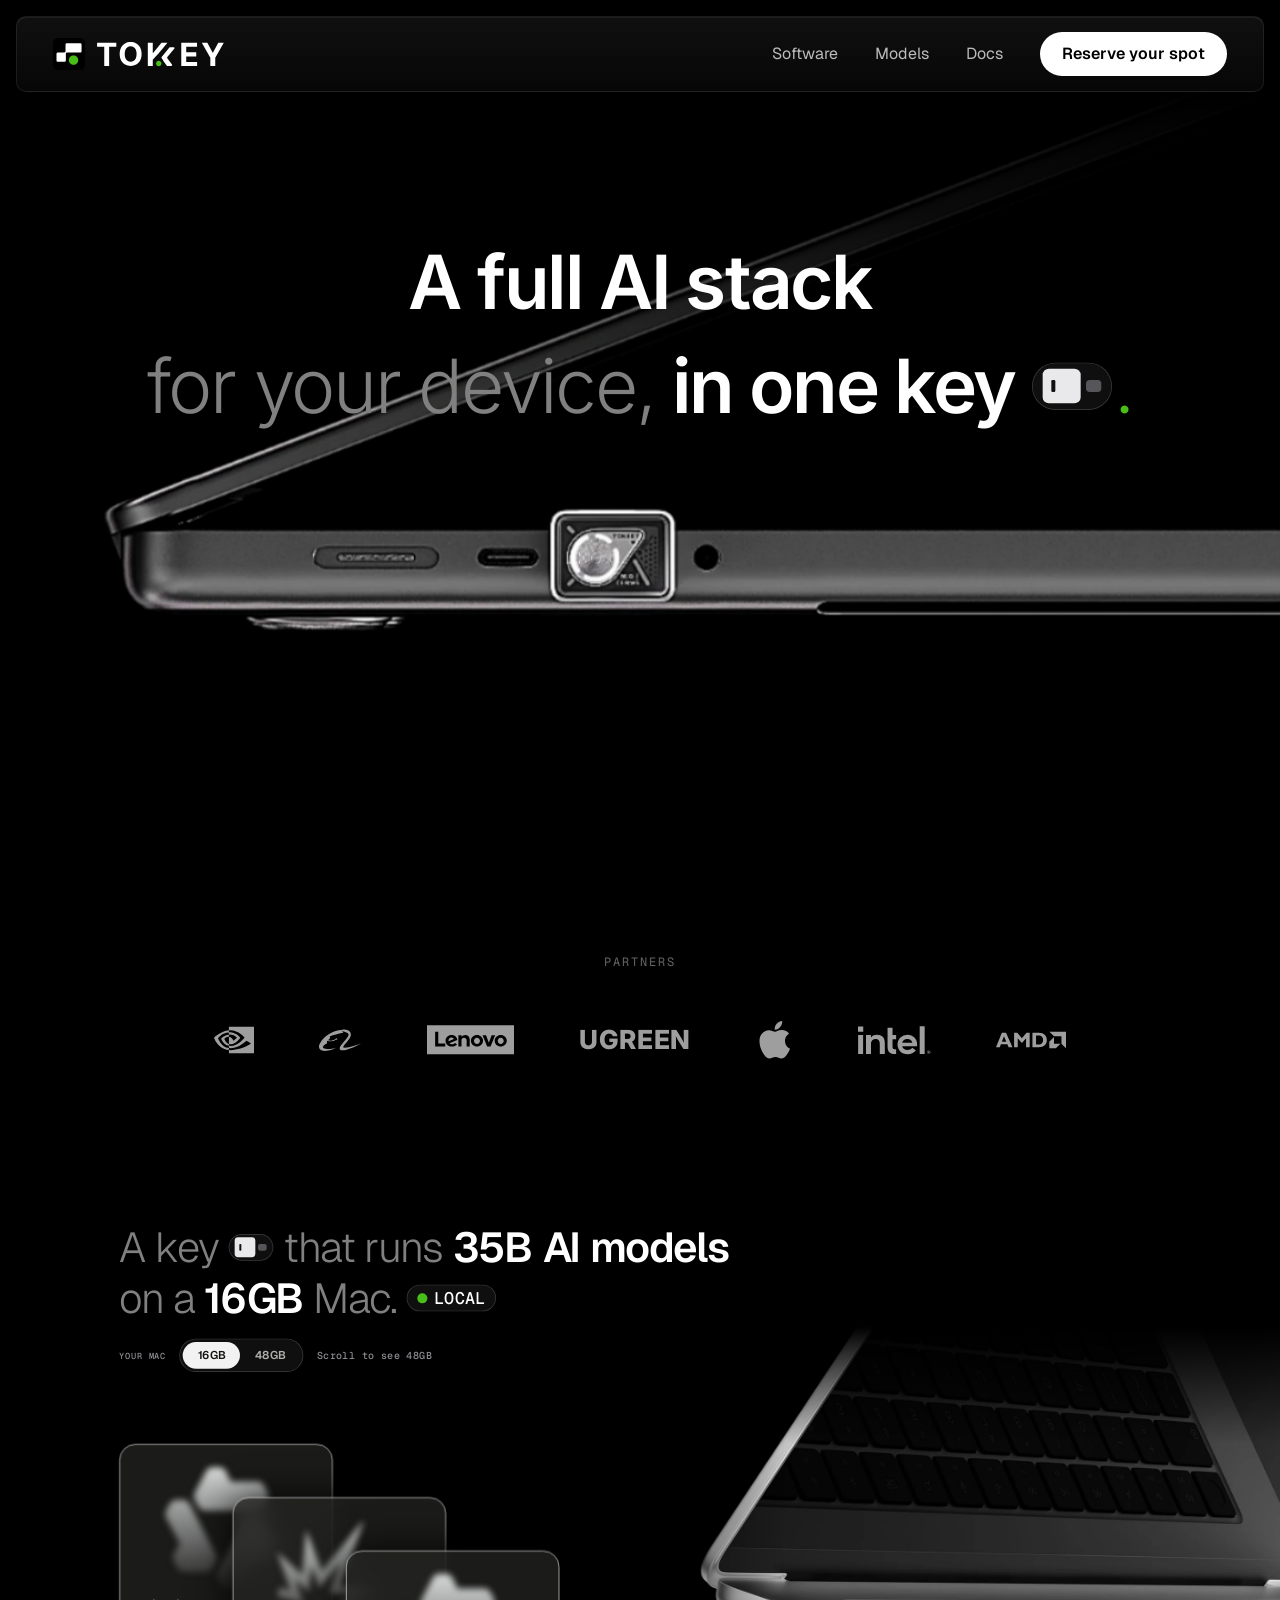
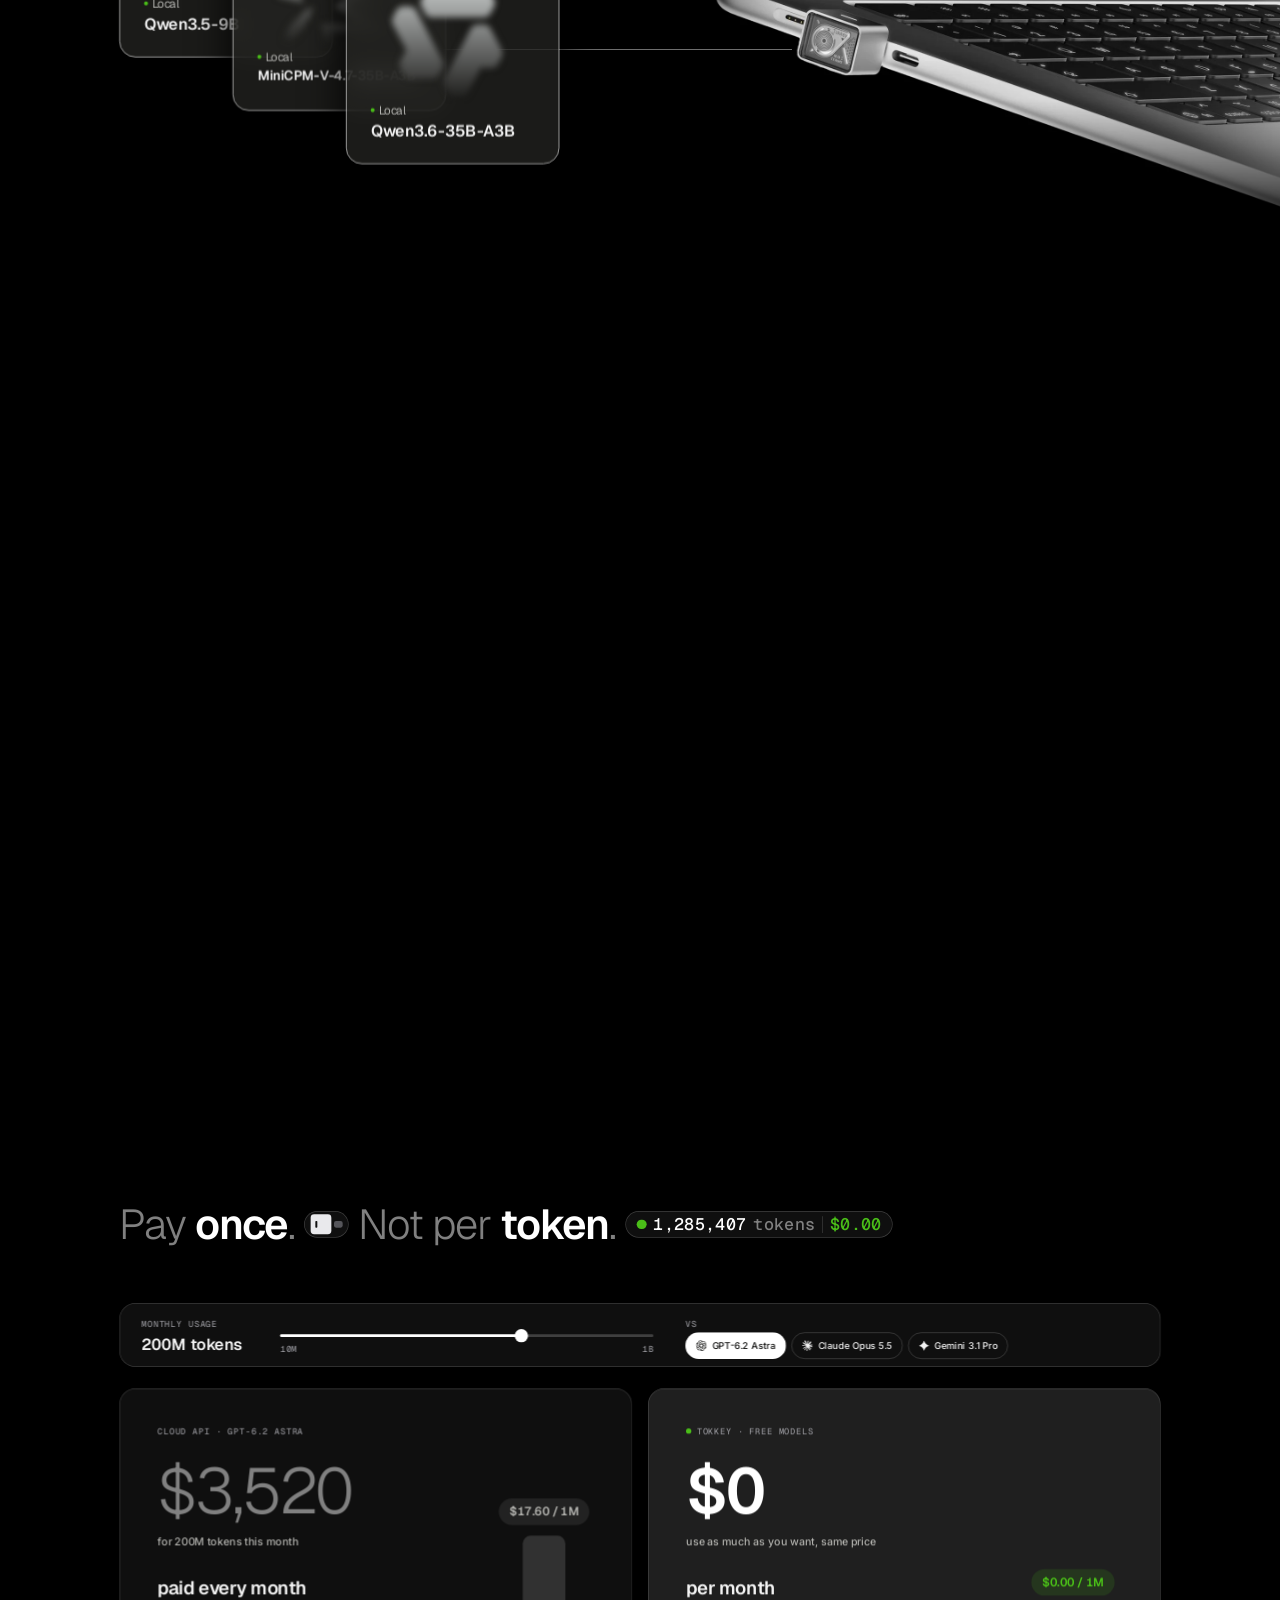
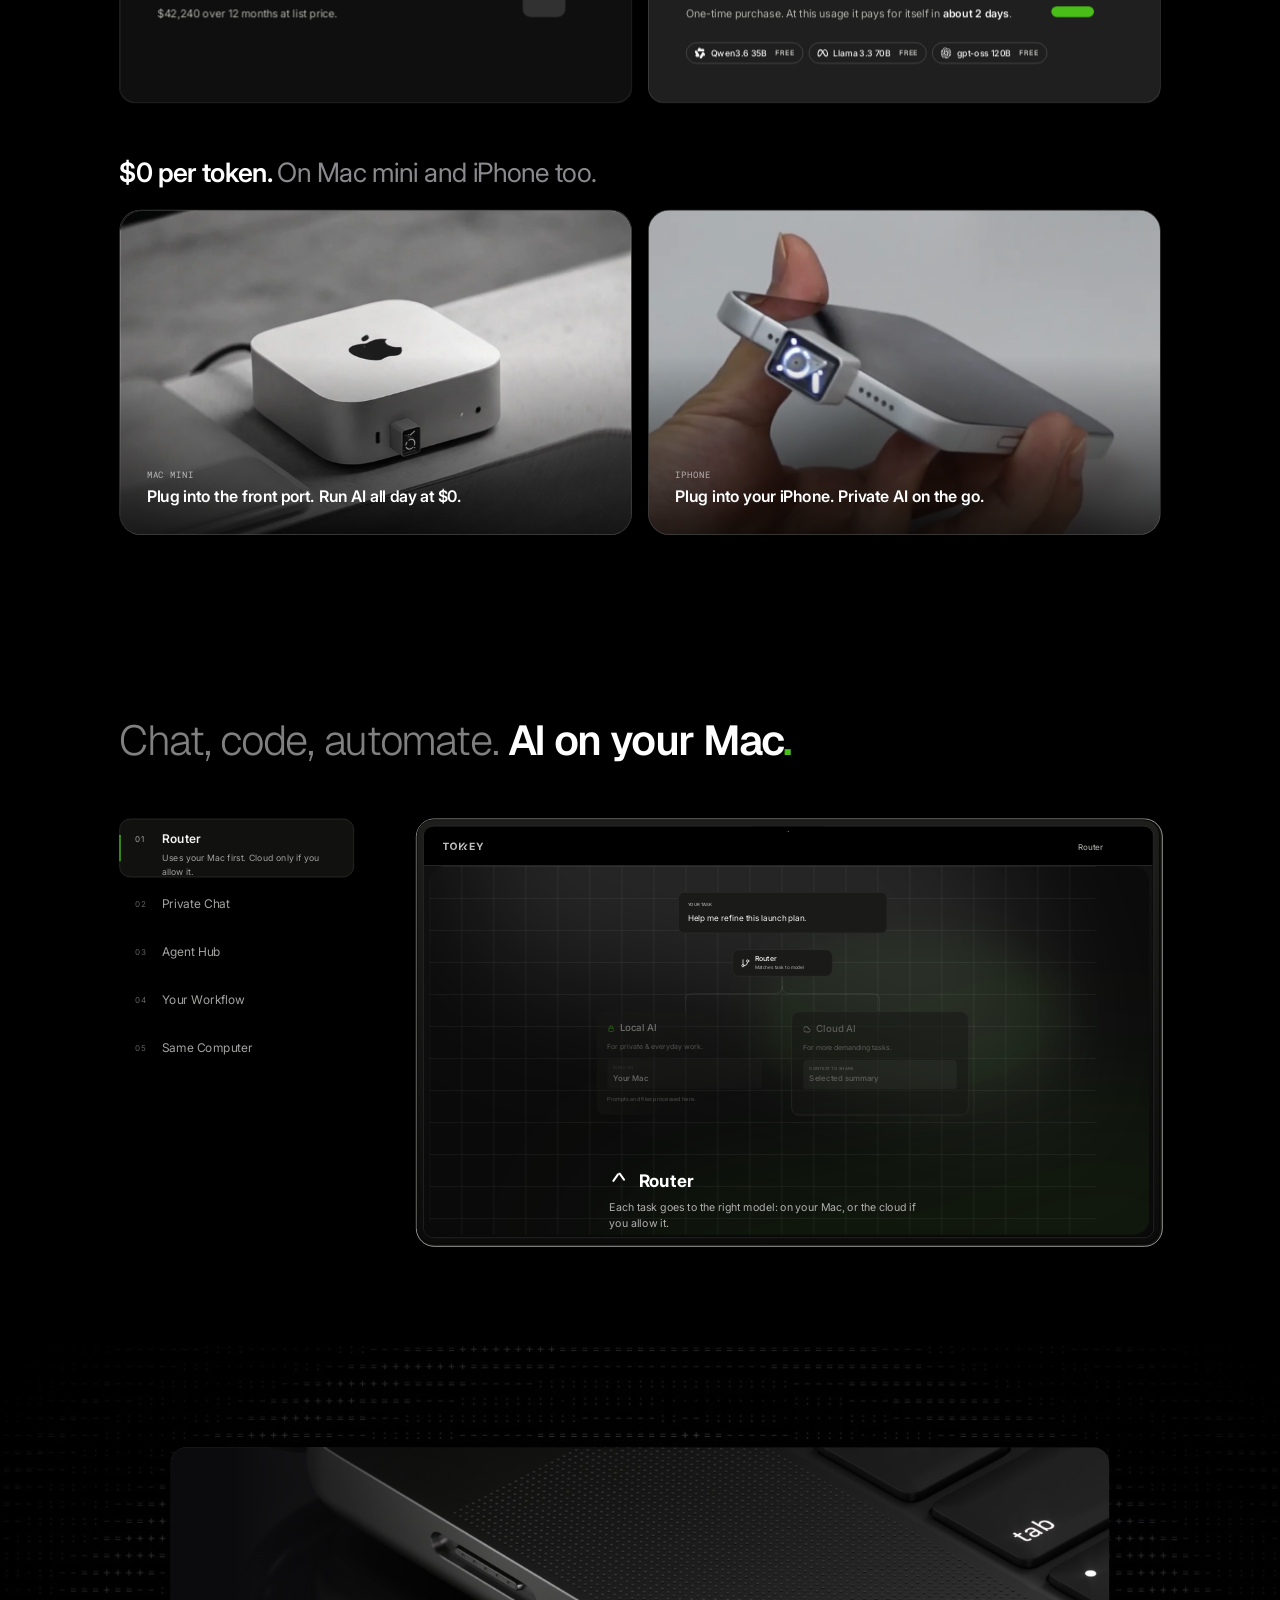
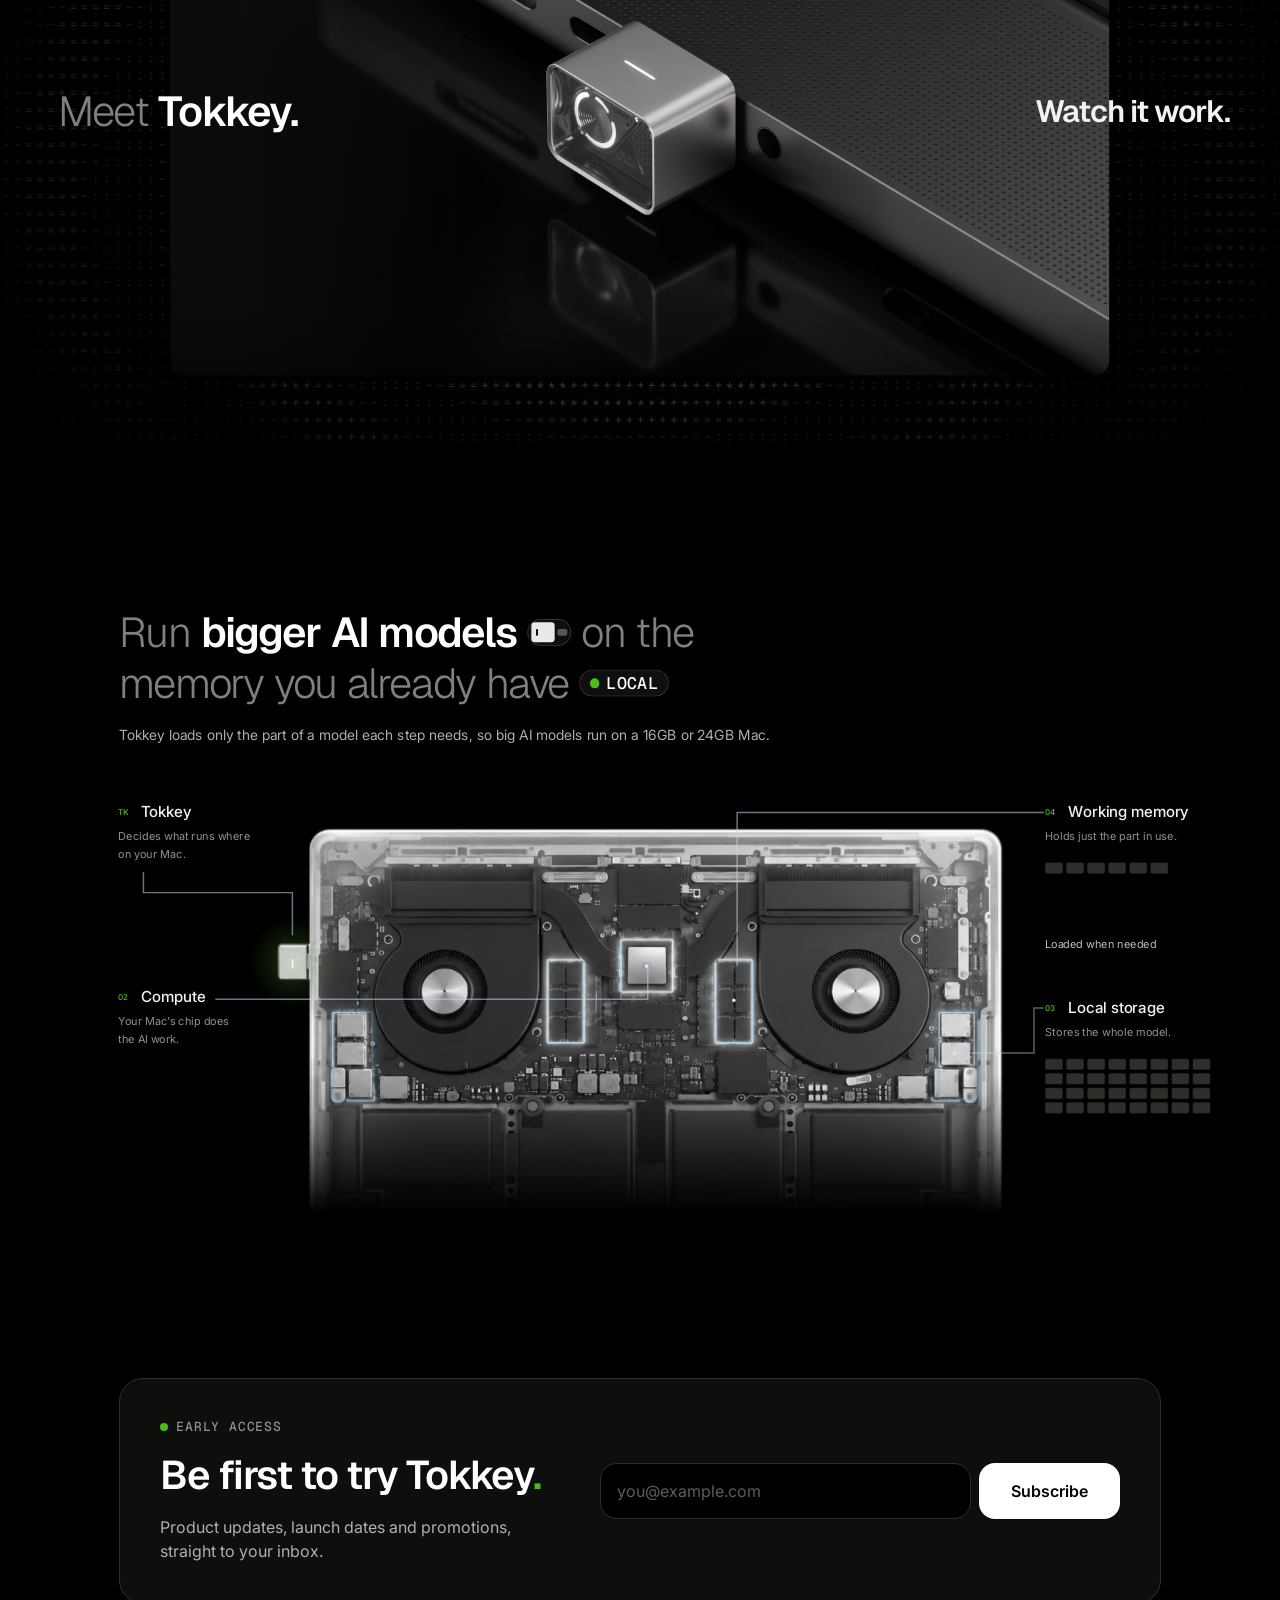
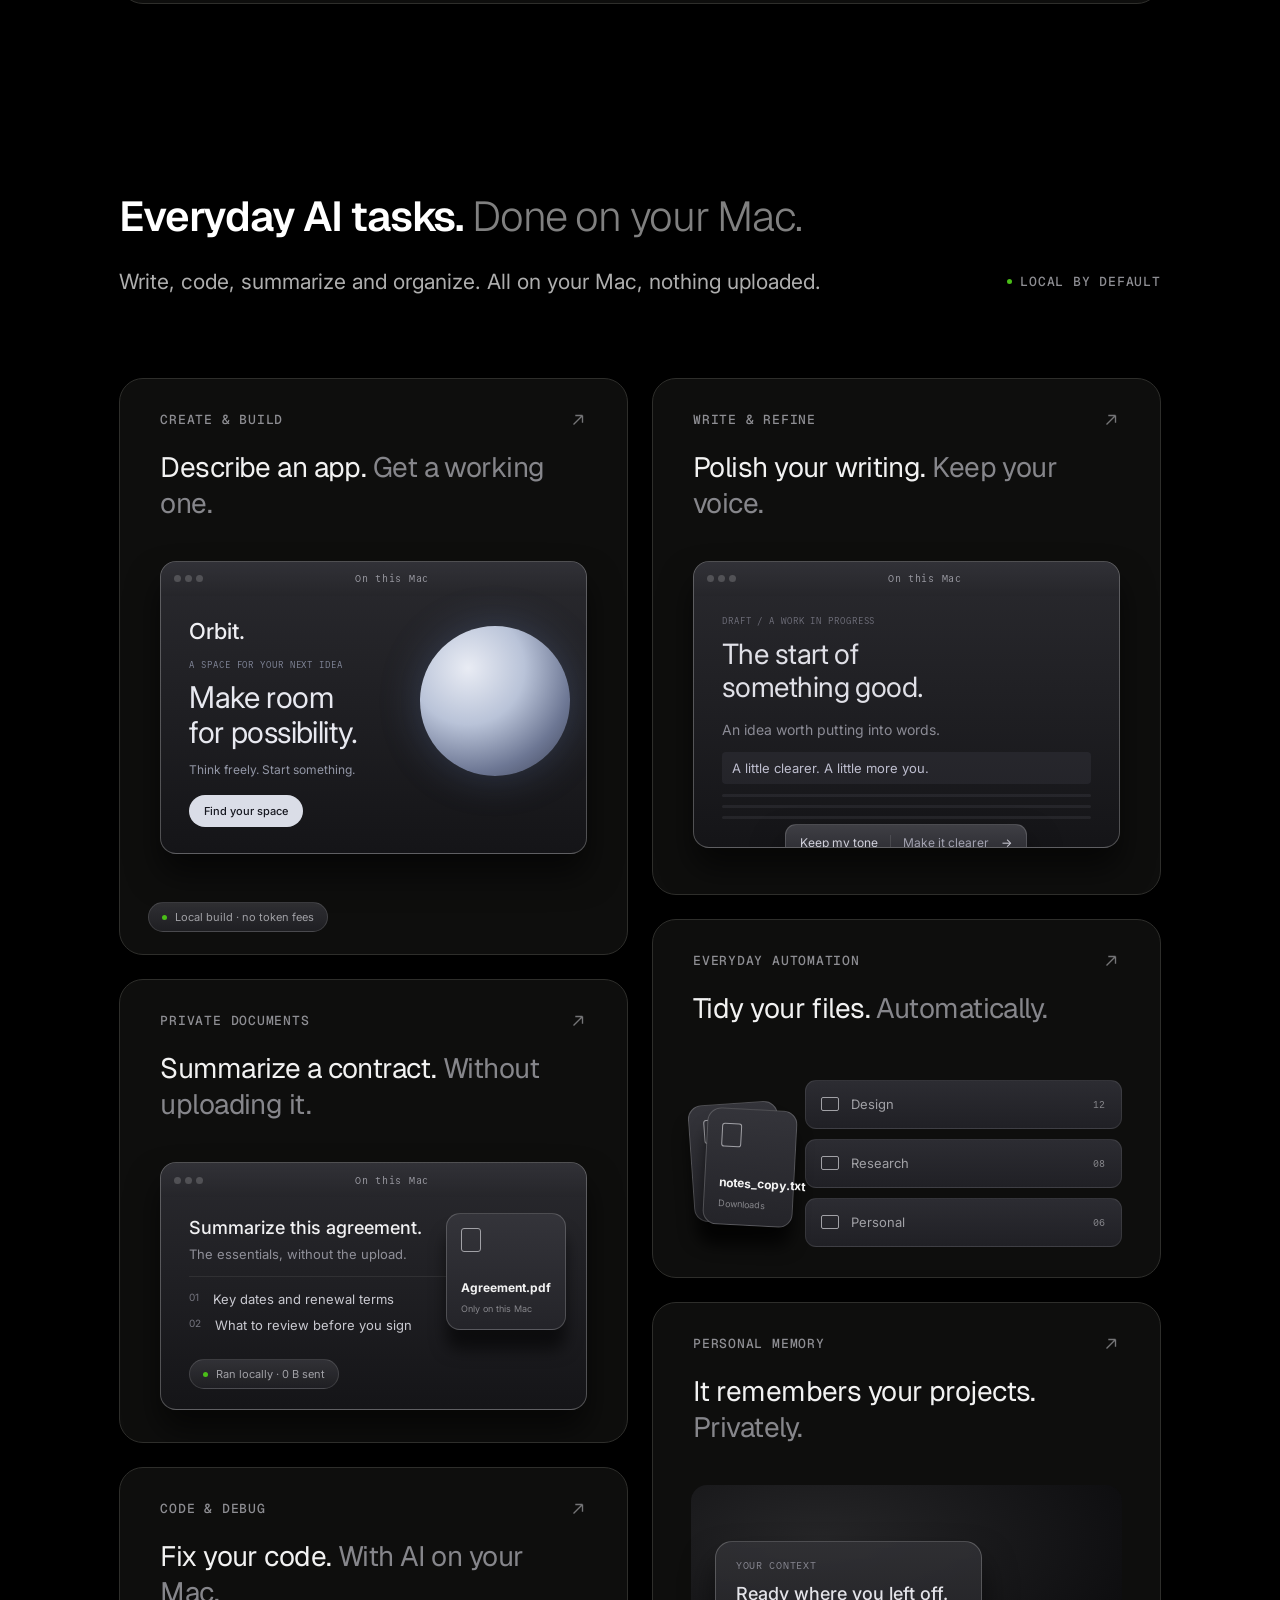
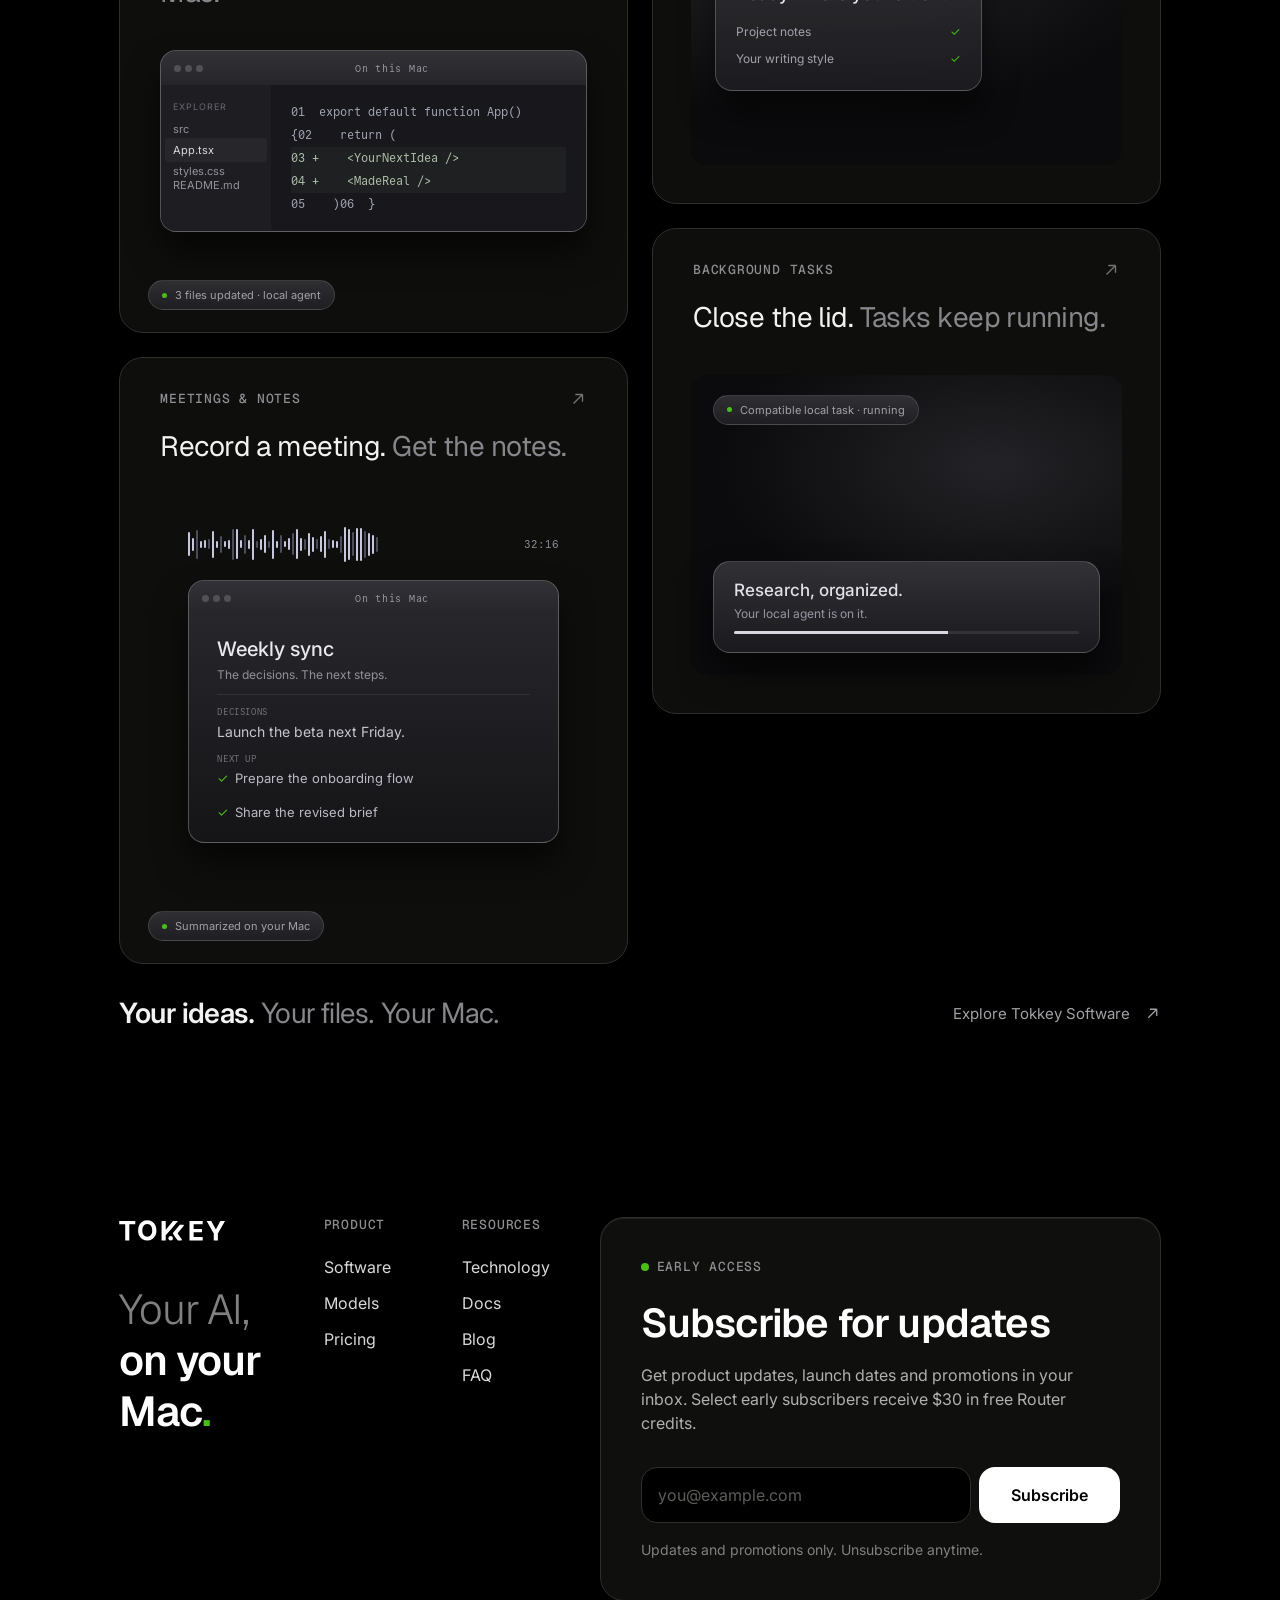
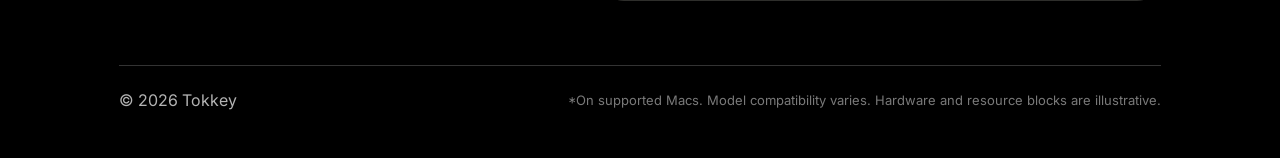
<file: index.html>
<!doctype html><html><head><meta charset=utf8><meta name=viewport content="width=device-width,initial-scale=1"><style>:root{color-scheme:light}body{margin:0;padding:0;font:14px -apple-system,BlinkMacSystemFont,sans-serif;background:#fff;color:#000}img{max-width:100%}[hidden]:not([hidden=until-found i]){display:none!important}
/* hero v4: Mac mini-style hero. Lid opens, camera pushes in on the key, cross-fades to the hand shot */
.t1{font-size:clamp(36px,5.8vw,108px)!important}
#hxB{position:absolute;inset:0;z-index:5;pointer-events:none;opacity:1}
#hxP{position:absolute;left:0;top:0;max-width:none;opacity:0;transform-origin:51.5% 49.2%;will-change:transform,opacity,filter}
#hxS{position:absolute;left:50%;bottom:6vh;transform:translateX(-50%);width:max-content;max-width:92vw;text-align:center;padding:20px 64px;background:radial-gradient(closest-side,rgba(0,0,0,.75),rgba(0,0,0,0))}
#hxS p{margin:0;opacity:0;text-shadow:0 2px 28px #000}
.hx-sl{font:600 clamp(22px,2.3vw,40px)/1.15 'Geist','Inter',sans-serif;letter-spacing:-.02em;color:#fff}
.hx-sl .gr{color:#4ABE18}
.hx-co{margin-top:10px!important;font:400 clamp(14px,1.1vw,18px)/1.4 'Inter',sans-serif;color:rgba(242,242,242,.7)}
#hxP{-webkit-mask-image:linear-gradient(to right,transparent 0,#000 14%);mask-image:linear-gradient(to right,transparent 0,#000 14%)}
@media (max-width:1023px){
 #awrap{display:none}
 #hxP{opacity:1;width:190vw;left:-47.85vw;top:calc(58svh - 52.19vw);transform:none}
 #hxS{bottom:84px;padding:12px 24px}#hxS p{opacity:1!important}
}
</style><link rel="stylesheet" href="https://fonts.googleapis.com/css2?family=Playfair+Display:ital,wght@0,400;1,400&family=Cormorant+Garamond:ital,wght@0,300;1,300&family=EB+Garamond:ital,wght@0,400;1,400&family=Bodoni+Moda:ital,opsz,wght@0,6..96,400;1,6..96,400&family=DM+Serif+Display:ital@0;1&family=Josefin+Slab:wght@300&family=Space+Grotesk:wght@300&family=Bebas+Neue&family=Courier+Prime:ital,wght@0,400;1,400&display=swap"><link href="https://fonts.googleapis.com/css2?family=Geist:wght@300;600&family=Geist+Mono:wght@500&family=Roboto+Mono:wght@400&display=swap" rel="stylesheet"></head><body>
<!doctype html><html lang="en"><head><meta charset="utf-8"><meta name="viewport" content="width=device-width,initial-scale=1">
<title>Tokkey — Own your intelligence</title>
<link href="https://fonts.googleapis.com/css2?family=Inter:wght@300;400;500;600;700&display=swap" rel="stylesheet">
<style>
@font-face{font-family:'Commit Mono';src:url('fonts/CommitMono-400-Regular.otf') format('opentype');font-weight:400;font-style:normal;font-display:swap}
@font-face{font-family:'Commit Mono';src:url('fonts/CommitMono-400-Italic.otf') format('opentype');font-weight:400;font-style:italic;font-display:swap}
@font-face{font-family:'Commit Mono';src:url('fonts/CommitMono-700-Regular.otf') format('opentype');font-weight:700;font-style:normal;font-display:swap}
@font-face{font-family:'Commit Mono';src:url('fonts/CommitMono-700-Italic.otf') format('opentype');font-weight:700;font-style:italic;font-display:swap}

:root{--g:#4ABE18;--gl:#C6F24E;--mu:#A1A1A6;--ai:linear-gradient(100deg,#FF9A62 0%,#FF5E9C 28%,#B678FF 55%,#5E9BFF 78%,#4FE3D4 100%);--mono:'Commit Mono',ui-monospace,monospace}
*{box-sizing:border-box;margin:0}html{background:#000;scroll-behavior:auto}
body{background:#000;color:#F5F5F7;font-family:Inter,system-ui,sans-serif;-webkit-font-smoothing:antialiased;overflow-x:hidden}
a{color:inherit;text-decoration:none}
nav{position:fixed;top:0;left:0;right:0;height:88px;padding:16px 48px 0;display:flex;align-items:center;z-index:60;color:#fff}
nav .logo{height:30px;display:block}nav ul{display:flex;gap:36px;list-style:none;margin-left:auto;margin-right:40px;font-size:15px}nav ul a{opacity:.72}nav ul a:hover{opacity:1}
.btn{display:inline-flex;align-items:center;gap:8px;height:44px;padding:0 22px;border-radius:99px;background:#fff;color:#111;font-weight:500;font-size:14.5px;border:0;cursor:pointer;font-family:inherit}
.btn.g{background:var(--gl);color:#13200A;box-shadow:0 0 50px rgba(198,242,78,.35)}
.btn.o{background:rgba(255,255,255,.1);color:#fff;border:1px solid rgba(255,255,255,.22);backdrop-filter:blur(20px)}
.ai{background:linear-gradient(95deg,#f3f7ff 0%,#bcd7ff 26%,#8fbfff 42%,#f6f9ff 62%,#ffffff 78%,#cfe2ff 100%);-webkit-background-clip:text;background-clip:text;color:transparent}
.gr{color:var(--gl)}
.mono{font:11.5px var(--mono);letter-spacing:.14em;text-transform:uppercase;color:var(--mu)}
.glass{background:linear-gradient(150deg,rgba(255,255,255,.12),rgba(255,255,255,.04));border:1px solid rgba(255,255,255,.16);backdrop-filter:blur(28px) saturate(1.4);-webkit-backdrop-filter:blur(28px) saturate(1.4);box-shadow:inset 0 1px 0 rgba(255,255,255,.2),0 30px 80px rgba(0,0,0,.5)}
.pin{position:relative}.st{position:sticky;top:0;height:100vh;overflow:hidden}
h1,h2{font-weight:600;letter-spacing:-.045em;line-height:1.02}
/* ---------- S1 + S2 ---------- */
#sx{height:100vh}
#A,#B{position:absolute;inset:0}
#A svg{position:absolute;inset:0;width:100%;height:100%}
#awrap{position:absolute;inset:0;will-change:transform}
.t1{position:absolute;left:0;right:0;top:36%;text-align:center;font-size:clamp(44px,7.6vw,128px);opacity:0;transform:translateY(24px);filter:blur(10px);will-change:opacity,transform}
.cap{position:absolute;left:0;right:0;bottom:7vh;text-align:center}
.heroin{position:absolute;left:0;right:0;top:15vh;text-align:center}
.heroin h1{font-size:clamp(18px,1.6vw,24px);font-weight:500;letter-spacing:-.01em;color:#d8d8dc}
.hint{position:absolute;left:50%;bottom:28px;transform:translateX(-50%);width:1px;height:46px;background:linear-gradient(#fff,transparent);opacity:.5;animation:hn 2s infinite}@keyframes hn{50%{transform:translateX(-50%) scaleY(.5)}}
#B{opacity:0}
#B .pers{position:absolute;inset:0;perspective:1700px;overflow:hidden}
.deck{position:absolute;left:50%;top:64%;width:1500px;height:900px;margin:-450px 0 0 -750px;transform:rotateX(56deg) rotateZ(-33deg);transform-style:preserve-3d;border-radius:46px;background:linear-gradient(135deg,#2b2b2e,#161618 60%);border:1px solid rgba(255,255,255,.13);box-shadow:0 0 0 2px #000,0 80px 140px rgba(0,0,0,.8)}
.keys{position:absolute;left:110px;top:70px;right:60px;height:520px;display:grid;grid-template-columns:repeat(14,1fr);grid-template-rows:repeat(6,1fr);gap:14px}
.keys i{border-radius:12px;background:linear-gradient(#17171a,#0b0b0c);box-shadow:0 3px 0 #000,inset 0 1px 0 rgba(255,255,255,.1)}
.keys i.f{height:60%;align-self:end}
.pad{position:absolute;left:520px;top:640px;width:520px;height:210px;border-radius:22px;background:linear-gradient(#1d1d20,#131315);border:1px solid rgba(255,255,255,.09)}
.port{position:absolute;left:-2px;top:250px;width:10px;height:70px;border-radius:5px;background:#050505}
.tk3{position:absolute;left:-130px;top:215px;width:150px;height:140px;transform-style:preserve-3d;transform:translateZ(46px)}
.tk3 .ff,.tk3 .fl{position:absolute}
.tk3 .top{position:absolute;inset:0;transform:translateZ(44px);border-radius:16px;background:linear-gradient(135deg,#e7e7ea,#a9a9ae 60%,#cfcfd3);box-shadow:inset 0 0 0 1px rgba(255,255,255,.4)}
.tk3 .end{position:absolute;left:0;top:0;width:140px;height:88px;transform-origin:0 0;transform:translateZ(44px) rotateY(0) ;}
#tkB{position:absolute;width:120px;height:120px;margin:-60px 0 0 -60px;z-index:4;left:57%;top:63%;pointer-events:none}
.cube{position:absolute;inset:0;border-radius:22px;background:linear-gradient(145deg,#f0f0f2,#9c9ca2 55%,#c9c9ce);box-shadow:inset 0 0 0 1px rgba(255,255,255,.5),0 24px 60px rgba(0,0,0,.7)}
.cube:before{content:"";position:absolute;inset:14px;border-radius:14px;background:linear-gradient(145deg,rgba(40,44,42,.92),rgba(10,12,11,.96));box-shadow:inset 0 0 0 1px rgba(255,255,255,.25)}
.cube b{position:absolute;left:50%;top:50%;width:44px;height:44px;margin:-22px 0 0 -22px;border-radius:50%;border:4px solid #fff;border-top-color:transparent;transform:rotate(-30deg);z-index:2;opacity:.95}
.cube em{position:absolute;left:50%;top:50%;width:10px;height:10px;margin:-5px 0 0 -5px;border-radius:50%;background:#C6F24E;box-shadow:0 0 16px #C6F24E;z-index:2}
#tkB .halo{position:absolute;left:50%;top:50%;width:520px;height:520px;margin:-260px 0 0 -260px;border-radius:50%;background:radial-gradient(circle,rgba(255,255,255,.5),rgba(255,255,255,0) 62%);opacity:0;z-index:-1}
.t2{position:absolute;left:7vw;top:15vh;font-size:clamp(40px,5.6vw,96px);opacity:0}
.ag{position:absolute;left:0;top:0;display:flex;align-items:center;gap:10px;padding:10px 18px 10px 10px;border-radius:99px;font-size:15px;font-weight:500;white-space:nowrap;opacity:0;z-index:5;will-change:transform,opacity}
.ag i{width:30px;height:30px;border-radius:50%;display:grid;place-items:center;font:600 12px var(--mono);font-style:normal;color:#0b0b0b}
/* ---------- S3 ---------- */
#s3{height:560vh}
#s3 .st{background:#000}
.wp{position:absolute;inset:0;opacity:.0}
.blob{position:absolute;border-radius:50%;filter:blur(120px)}
.lapwrap{position:absolute;left:50%;top:50%;width:min(1020px,76vw);transform:translate(-50%,-50%);perspective:2400px}
.lid{aspect-ratio:16/10.4;border:2px solid rgba(255,255,255,.2);border-bottom:0;border-radius:26px 26px 0 0;padding:14px;position:relative;transform-origin:50% 100%;background:rgba(255,255,255,.015);box-shadow:inset 0 0 0 1px rgba(0,0,0,.8),0 0 120px rgba(94,155,255,.12)}
.notch{position:absolute;left:50%;top:0;width:12%;height:22px;margin-left:-6%;background:#000;border-radius:0 0 12px 12px;border:1px solid rgba(255,255,255,.14);border-top:0;z-index:3}
.scr{position:absolute;inset:14px;border-radius:14px;overflow:hidden;background:radial-gradient(60% 70% at 15% 20%,rgba(94,155,255,.22),transparent 70%),radial-gradient(50% 60% at 85% 30%,rgba(182,120,255,.2),transparent 70%),radial-gradient(60% 50% at 60% 100%,rgba(79,227,212,.18),transparent 70%)}
.menubar{position:absolute;left:0;right:0;top:0;height:24px;padding:0 18px;display:flex;gap:16px;align-items:center;font-size:11px;color:#e8e8ec;opacity:.85;z-index:2}
.ui{position:absolute;left:3%;right:3%;top:44px;bottom:4%;display:grid;grid-template-columns:19% 40% 1fr;gap:12px}
.pn{border-radius:16px;padding:16px;font-size:12px;overflow:hidden}
.pn .h{font:10px var(--mono);letter-spacing:.1em;color:var(--mu);text-transform:uppercase;margin-bottom:12px}
.ses div{padding:8px 10px;border-radius:9px;color:#cfcfd4}.ses div.on{background:rgba(255,255,255,.12);color:#fff}
.bub{align-self:flex-end;background:rgba(255,255,255,.92);color:#111;padding:9px 14px;border-radius:14px;max-width:80%;margin-left:auto}
.chat{display:flex;flex-direction:column;gap:12px}.chat p{color:#cfcfd4;line-height:1.5}
.cmd{border-radius:14px;background:rgba(0,0,0,.35);border:1px solid rgba(255,255,255,.12);padding:12px 14px}
.cmd li{list-style:none;color:#d6d6da;padding:3px 0}.cmd li:before{content:"✓";color:var(--gl);margin-right:10px}
.cb{display:flex;gap:8px;margin-top:10px}.cb span{padding:6px 14px;border-radius:99px;background:rgba(255,255,255,.12)}.cb span.y{background:#fff;color:#111}
.inp{margin-top:auto;padding:12px 14px;border-radius:14px;background:rgba(255,255,255,.07);color:#8e8e94;display:flex;justify-content:space-between}
.doc h4{font-size:19px;letter-spacing:-.02em;font-weight:600;margin-bottom:6px}.doc p{color:#b9b9bf;line-height:1.5}.doc h5{font-size:12.5px;margin:14px 0 6px;font-weight:600}.doc li{list-style:none;color:#cfcfd4;padding:3px 0 3px 14px;position:relative}.doc li:before{content:"";position:absolute;left:0;top:10px;width:4px;height:4px;border-radius:50%;background:#8e8e94}
.base{height:16px;margin:0 -3%;border-radius:0 0 20px 20px;background:linear-gradient(#3a3a3e,#1b1b1d);border-top:1px solid rgba(255,255,255,.25);position:relative}.base:after{content:"";position:absolute;left:42%;right:42%;top:0;height:6px;border-radius:0 0 8px 8px;background:#0b0b0c}
.tasks{position:absolute;right:-1.5%;bottom:-6%;width:min(560px,50%);border-radius:22px;padding:8px;z-index:5}
.tk{display:flex;align-items:center;gap:12px;padding:12px 14px;border-radius:16px;background:rgba(255,255,255,.06);margin-bottom:6px;font-size:13px}
.tk b{font-weight:600;font-size:14px}.tk .m{display:flex;gap:16px;margin-top:8px;color:#9a9aa2;font-size:11.5px;align-items:center}.tk .m span em{font-style:normal;color:#fff;margin-left:6px}
.tk .sq{margin-left:auto;width:26px;height:26px;border-radius:8px;background:rgba(255,255,255,.14)}
.ct{font-size:13px;color:#9a9aa2;padding:8px 14px 10px}
.t3{position:absolute;left:0;right:0;top:9vh;text-align:center;font-size:clamp(34px,4.6vw,76px)}
/* ---------- S4 ---------- */
#s4{height:100vh}
.g4{position:absolute;inset:0;display:grid;grid-template-columns:minmax(300px,.8fr) 1.3fr;gap:3vw;align-items:center;padding:100px 5vw 40px}
.tags{display:grid;gap:14px}
.tag{border-radius:28px;padding:22px 26px;border:1px solid rgba(255,255,255,.14);background:rgba(255,255,255,.04);cursor:pointer;transition:.4s;backdrop-filter:blur(16px)}
.tag b{display:flex;align-items:center;gap:12px;font-size:clamp(19px,1.7vw,25px);letter-spacing:-.025em;font-weight:600;opacity:.6;transition:.3s}
.tag b i{width:8px;height:8px;border-radius:50%;background:#555;transition:.3s}
.tag p{max-height:0;opacity:0;overflow:hidden;color:#b9b9c0;line-height:1.5;font-size:15px;transition:.45s;margin:0}
.tag.on{background:rgba(255,255,255,.1);border-color:rgba(255,255,255,.32);box-shadow:0 30px 80px rgba(0,0,0,.5)}.tag.on b{opacity:1}.tag.on b i{background:var(--gl);box-shadow:0 0 14px var(--gl)}.tag.on p{max-height:120px;opacity:1;margin-top:12px}
.pro{font:600 10px var(--mono);padding:3px 8px;border-radius:99px;background:var(--ai);color:#000;margin-left:4px}
.vis{position:relative;height:min(64vh,640px)}
.lidtop{position:absolute;left:6%;right:2%;top:6%;bottom:6%;border-radius:30px;background:linear-gradient(150deg,#5a5a5e,#3c3c40 55%,#505054);border:1px solid rgba(255,255,255,.18);box-shadow:0 60px 120px rgba(0,0,0,.7),inset 0 1px 0 rgba(255,255,255,.3);overflow:hidden}
.tkside{position:absolute;left:0;top:44%;width:74px;height:74px;margin-top:-37px;z-index:5}
.tkside .cube{border-radius:14px}.tkside .cube:before{inset:9px;border-radius:9px}.tkside .cube b{width:26px;height:26px;margin:-13px 0 0 -13px;border-width:3px}.tkside .cube em{width:7px;height:7px}
.ring{position:absolute;left:0;top:44%;width:220px;height:220px;margin:-110px 0 0 -73px;border-radius:50%;pointer-events:none;z-index:4;transition:opacity .6s}
.sp{position:absolute;inset:0;opacity:0;transition:opacity .6s;padding:6%;display:flex;flex-direction:column;justify-content:center}
.sp.on{opacity:1}
.mb{margin:12px 0}.mb .l{display:flex;justify-content:space-between;font-size:14px;margin-bottom:8px;color:#e8e8ec}.mb .l span{color:#a1a1a6}
.bar{height:12px;border-radius:9px;background:rgba(255,255,255,.12);overflow:hidden}.bar i{display:block;height:100%;border-radius:9px;background:linear-gradient(90deg,#8ED64A,#4ABE18)}.bar.x i{background:rgba(255,255,255,.35)}
.st4{display:grid;gap:10px}.st4 div{display:flex;align-items:center;gap:14px;padding:14px 18px;border-radius:16px;background:rgba(0,0,0,.28);border:1px solid rgba(255,255,255,.1);font-size:15px}.st4 em{font-style:normal;margin-left:auto;font:11px var(--mono);color:#a1a1a6}.st4 i{width:12px;height:12px;border-radius:50%}
.big{font-size:clamp(34px,4vw,60px);letter-spacing:-.04em;font-weight:600;line-height:1.05}
.chip{display:inline-flex;gap:8px;align-items:center;padding:8px 14px;border-radius:99px;background:rgba(0,0,0,.35);border:1px solid rgba(255,255,255,.14);font:11.5px var(--mono);letter-spacing:.08em;text-transform:uppercase}.chip i{width:7px;height:7px;border-radius:50%;background:var(--gl);box-shadow:0 0 10px var(--gl);animation:pu 1.6s infinite}@keyframes pu{50%{opacity:.3}}
.mem{display:grid;grid-template-columns:repeat(3,1fr);gap:10px;margin-top:16px}.mem div{padding:14px;border-radius:14px;background:rgba(0,0,0,.28);border:1px solid rgba(255,255,255,.1);font-size:12.5px;color:#cfcfd4}.mem div b{display:block;color:#fff;font-size:14px;margin-bottom:4px}
/* ---------- S5/S6 light ---------- */
.lt{background:#dcdcdf;color:#111}.lt .st{background:radial-gradient(80% 70% at 50% 40%,#e9e9ec,#d3d3d7)}
.lt h2{font-size:clamp(40px,6.2vw,104px);color:#111;position:absolute;left:4.5vw;top:104px;z-index:3}
.seg{position:absolute;left:50%;bottom:6vh;transform:translateX(-50%);display:flex;gap:8px;z-index:6;padding:6px;border-radius:99px;background:rgba(255,255,255,.55);backdrop-filter:blur(20px);border:1px solid rgba(0,0,0,.08)}
.seg button{height:42px;padding:0 24px;border-radius:99px;border:0;background:transparent;color:#555;font:500 15px Inter,sans-serif;cursor:pointer;transition:.25s}
.seg button.on{background:#111;color:#fff}.seg a{display:inline-flex;align-items:center;height:42px;padding:0 22px;color:#555;font-size:15px;font-weight:500}
#s6{height:340vh}#sr{height:300vh}
.td{position:absolute;left:41%;top:64%;width:min(820px,56vw);transform:translate(-50%,-50%)}.td svg{width:100%;display:block;overflow:visible}
.td .dim{transition:opacity .5s}.hl{opacity:0}
.sl{position:absolute;right:4.5vw;font-size:clamp(20px,2.2vw,34px);font-weight:600;letter-spacing:-.03em;color:#111;display:flex;align-items:center;gap:12px;opacity:0;z-index:3}
.sl i{width:10px;height:10px;border-radius:50%;background:#4ABE18;box-shadow:0 0 14px #4ABE18}.sl.bad i{background:#bbb;box-shadow:none}
.sl small{display:block;font:11.5px var(--mono);letter-spacing:.12em;text-transform:uppercase;color:#777;font-weight:400;margin-top:4px}
.lap6{position:absolute;left:50%;top:63%;width:min(640px,46vw);aspect-ratio:16/10.2;transform:translate(-50%,-50%);border-radius:22px;background:linear-gradient(135deg,#7b7b7e,#58585b 55%,#6d6d70);box-shadow:inset 0 0 0 2px rgba(255,255,255,.18),0 50px 90px rgba(0,0,0,.25)}
.lap6:after{content:"";position:absolute;inset:0;border-radius:22px;background:linear-gradient(120deg,rgba(255,255,255,.25),transparent 40%)}
.tk6{position:absolute;left:-46px;top:16%;width:70px;height:110px;border-radius:12px;background:linear-gradient(145deg,#f2f2f4,#a4a4aa 60%,#d4d4d8);box-shadow:0 14px 30px rgba(0,0,0,.3);z-index:2;transition:.5s}
.tk6:before{content:"";position:absolute;inset:10px 8px;border-radius:8px;background:#151716}.tk6 em{position:absolute;left:50%;top:50%;width:9px;height:9px;margin:-4px;border-radius:50%;background:#C6F24E;box-shadow:0 0 14px #C6F24E}
.fl6{position:absolute;z-index:4;border-radius:22px;padding:18px 20px;font-size:14px;color:#111;background:linear-gradient(150deg,rgba(255,255,255,.62),rgba(255,255,255,.28));border:1px solid rgba(255,255,255,.7);backdrop-filter:blur(26px) saturate(1.3);box-shadow:0 24px 60px rgba(0,0,0,.14);will-change:transform,opacity}
.fl6 .mono{color:#6a6a70;margin-bottom:10px}.fl6 b{font-weight:600}
.cl{display:flex;justify-content:space-between;gap:20px;padding:9px 0;border-top:1px solid rgba(0,0,0,.08);font-size:14px}.cl:first-of-type{border:0}.cl span{color:#8a8a90;font:11.5px var(--mono)}
.demo{width:min(430px,30vw);right:5vw;top:44%}.demo pre{font:13px/1.55 var(--mono);white-space:pre-wrap;color:#222;margin:0;min-height:112px}
.demo .stats{display:flex;gap:8px;margin-top:12px;flex-wrap:wrap}.demo .stats span{padding:6px 11px;border-radius:99px;background:rgba(255,255,255,.55);font:11px var(--mono);letter-spacing:.06em}.demo .stats .g{background:#C6F24E;color:#142008}
.cloud{width:min(330px,26vw);left:5vw;top:46%}.cloud2{width:min(300px,24vw);right:6vw;top:62%}
/* ---------- S7 wall ---------- */
#s7{background:#f5f5f7;color:#111;padding:140px 4.5vw 160px;position:relative}
#s7 .mono{color:#6e6e73}#s7 h2{font-size:clamp(46px,7.4vw,124px);margin:18px 0 26px;color:#111}
#s7 .why{display:grid;grid-template-columns:repeat(4,1fr);gap:0;margin:56px 0 90px;border-top:1px solid #d2d2d7}
#s7 .why div{padding:26px 24px 0 0;font-size:15px;color:#555;line-height:1.5}#s7 .why b{display:block;font-size:22px;letter-spacing:-.02em;color:#111;margin-bottom:8px}
.wall{margin-top:60px;columns:3;column-gap:20px}.q{break-inside:avoid;margin:0 0 20px;padding:22px 24px;border-radius:26px;background:#fff;border:1px solid #e3e3e8;opacity:0;transform:translateY(40px);transition:opacity .8s,transform .8s cubic-bezier(.2,.7,.2,1)}
.q.in{opacity:1;transform:none}.q .h{display:flex;align-items:center;gap:12px;margin-bottom:12px}.q .av{width:42px;height:42px;border-radius:50%;display:grid;place-items:center;font-weight:600;font-size:15px;color:#fff}
.q .h b{display:block;font-size:15.5px}.q .h span{font-size:14px;color:#86868b}.q p{font-size:16.5px;line-height:1.5;color:#222}.q .x{margin-left:auto;color:#aaa;font-size:14px}
.q.hi{background:#111;color:#fff;border-color:#111}.q.hi p{color:#f2f2f2;font-size:21px;letter-spacing:-.02em;line-height:1.35}.q.hi .h span{color:#a1a1a6}.q.hi .x{color:#666}
.note7{font:11.5px var(--mono);color:#8a8a90;letter-spacing:.06em;margin-top:34px}
/* ---------- S8 rent ---------- */
#s8{background:#000;position:relative;padding:0 0 140px}
#s8 .rent{height:240vh;position:relative}#s8 .rent .st{display:block}
#s8 h2{position:absolute;left:4.5vw;top:104px;font-size:clamp(40px,6.4vw,108px);z-index:3}
#dm{position:absolute;inset:0;width:100%;height:100%}
.rl{position:absolute;font:11.5px var(--mono);letter-spacing:.14em;text-transform:uppercase;color:#8a8a90}
.rtxt{position:absolute;left:58%;top:42%;max-width:380px;font-size:clamp(17px,1.6vw,23px);line-height:1.4;color:#e8e8ec;opacity:0}.pay{position:absolute;font-weight:600;font-size:17px;opacity:0}
.apps{position:relative;padding:150px 4.5vw 0;text-align:center}.apps h3{font-size:clamp(34px,4.6vw,72px);letter-spacing:-.045em;line-height:1.05;font-weight:600}
.agrid{position:relative;max-width:980px;margin:70px auto 0;display:grid;grid-template-columns:repeat(5,1fr);gap:22px;padding:40px;border-radius:36px;background:linear-gradient(#0e0f10,#070808);border:1px solid #1d1f20;overflow:hidden}
.agrid:before{content:"";position:absolute;inset:0;background-image:radial-gradient(rgba(255,255,255,.08) 1px,transparent 1px);background-size:22px 22px}
.ap2{position:relative;aspect-ratio:1;border-radius:22px;display:grid;place-items:center;background:#17181a;border:1px solid #26282a;font-size:12px;color:#c8c8cc;opacity:0;transform:scale(.6);transition:opacity .6s,transform .7s cubic-bezier(.2,.8,.2,1)}
.ap2.in{opacity:1;transform:none}.ap2 i{width:42%;aspect-ratio:1;border-radius:12px;display:grid;place-items:center;font:600 18px Inter;font-style:normal;color:#0b0b0b;margin-bottom:18px}.ap2 span{position:absolute;bottom:12px;left:0;right:0}
.ap2.c{grid-column:3;grid-row:2;background:linear-gradient(145deg,#2a2d2a,#101110);border-color:#4ABE18;box-shadow:0 0 70px rgba(74,190,24,.35)}.ap2.c i{background:linear-gradient(145deg,#f0f0f2,#9c9ca2)}
.apps .sub{color:#a1a1a6;font-size:19px;margin-top:22px}
@media(max-width:900px){.wall{columns:1}#s7 .why{grid-template-columns:1fr 1fr}.demo,.cloud,.cloud2{display:none}.agrid{grid-template-columns:repeat(3,1fr);padding:18px;gap:12px}.ap2.c{grid-column:2;grid-row:auto}.sl{display:none}}

/* s9 s10 faq */
#s9{background:#000;padding:140px 4.5vw 0;position:relative}
.pbox{max-width:1000px;margin:0 auto;border-radius:36px;background:linear-gradient(#141416,#0c0c0d);border:1px solid #232326;padding:70px 6vw;text-align:center}
.lk{width:64px;height:64px;margin:0 auto 34px;color:#C6F24E;filter:drop-shadow(0 0 22px rgba(198,242,78,.4))}.lk svg{width:100%;height:100%;stroke-width:1.4}
.pbox h3{font-size:clamp(26px,3vw,40px);letter-spacing:-.03em;font-weight:600}.pbox p{margin-top:22px;font-size:clamp(17px,1.7vw,24px);line-height:1.45;color:#6e6e73;font-weight:500}.pbox p b{color:#fff;font-weight:600}
#s9 h2{font-size:clamp(44px,7.4vw,124px);margin:130px 0 0;text-align:center}
.wl{background:#fff;color:#111;border-radius:36px;max-width:1100px;margin:90px auto 0;padding:80px 4vw 70px;text-align:center}
.wl h3{font-size:clamp(28px,3.4vw,48px);letter-spacing:-.035em;line-height:1.15;font-weight:600}.wl h3 span{color:#4ABE18}.wl>p{max-width:760px;margin:26px auto 0;font-size:15px;line-height:1.6;color:#666}
.pcs{display:grid;grid-template-columns:repeat(3,1fr);gap:20px;margin-top:56px;text-align:left}
.pc{border:1px solid #e4e4e8;border-radius:22px;padding:22px 22px 0;overflow:hidden;display:flex;flex-direction:column;background:#fff}.ph{display:flex;align-items:center;gap:14px}.ph u{width:48px;height:48px;border-radius:14px;background:#e8f6e4;color:#2f9a12;display:grid;place-items:center;flex:none}.ph u svg{width:26px}.ph b{font-size:18px;letter-spacing:-.02em;line-height:1.2}
.pc p{font-size:13.5px;line-height:1.55;color:#666;margin:16px 0 20px}.pv{margin-top:auto;height:150px;margin-inline:-22px;background:linear-gradient(#eef3ec,#dfe8dc);position:relative;display:grid;place-items:center;overflow:hidden}
.v1{position:relative;width:110px;height:100px;border:2px solid #4ABE18;border-radius:50% 50% 46% 46%/30% 30% 70% 70%;background:rgba(74,190,24,.12);box-shadow:0 0 40px rgba(74,190,24,.4);display:flex;gap:6px;align-items:center;justify-content:center}.v1 b{width:12px;height:12px;border-radius:3px;background:#4ABE18}
.v2{display:grid;gap:7px;width:70%}.v2 span{display:flex;justify-content:space-between;padding:9px 12px;border-radius:10px;background:#fff;font-size:12px;box-shadow:0 4px 14px rgba(0,0,0,.08)}.v2 em{font-style:normal;color:#999;font-family:var(--mono)}.v2 .ok{background:#C6F24E}.v2 .ok em{color:#142008}
.v3{width:70%;border-radius:12px;background:#111;height:90px;position:relative;box-shadow:0 14px 30px rgba(0,0,0,.25)}.v3 span{position:absolute;right:-14px;top:-14px;padding:7px 13px;border-radius:99px;background:rgba(255,255,255,.85);font:11px var(--mono);backdrop-filter:blur(10px)}.v3 i{position:absolute;left:50%;top:50%;width:26px;height:26px;margin:-13px;border-radius:50%;background:#4ABE18;box-shadow:0 0 30px #4ABE18}
#s10{background:#d9d9dc;color:#111;padding:150px 4.5vw 150px;margin-top:140px;position:relative}
#s10 h2{font-size:clamp(40px,6.2vw,104px);max-width:1200px}#s10 h2 span{color:#6e6e73}
#s10 .big2{font-size:clamp(34px,4.6vw,76px);letter-spacing:-.045em;font-weight:600;margin-top:40px}
.mc{display:grid;grid-template-columns:1.1fr 1fr;gap:5vw;margin-top:80px;align-items:center}
.mcv{background:#f3f3f5;border-radius:34px;padding:38px}.mcv .row{margin:0 0 26px}.mcv .row:last-child{margin:0}.mcv .l{display:flex;justify-content:space-between;font-size:15px;margin-bottom:10px}.mcv .l span{font:12px var(--mono);color:#777}
.mcv .tr{height:22px;border-radius:12px;background:#dadadd;position:relative;overflow:hidden}.mcv .tr i{position:absolute;left:0;top:0;bottom:0;border-radius:12px;width:0;transition:width 1.4s cubic-bezier(.2,.8,.2,1)}
.mcv .tr .a{background:#9a9a9f}.mcv .tr .b{background:linear-gradient(90deg,#8ED64A,#4ABE18)}.mcv .mk{position:absolute;top:0;bottom:0;width:2px;background:#111}
.mcv small{display:block;margin-top:22px;font:11.5px var(--mono);color:#777}
.tg{display:grid;grid-template-columns:1fr 1fr;gap:14px}.tg div{padding:22px;border-radius:22px;background:rgba(255,255,255,.6);border:1px solid rgba(255,255,255,.8);font-size:15px;color:#444}.tg b{display:block;font-size:20px;letter-spacing:-.02em;color:#111;margin-bottom:6px}
#faq{background:#000;padding:150px 4.5vw 120px}#faq h2{font-size:clamp(44px,6vw,100px);margin-bottom:60px}.fqw{max-width:1000px;border-top:1px solid #26262a}
.fq{border-bottom:1px solid #26262a}.fq summary{list-style:none;display:flex;justify-content:space-between;align-items:center;padding:28px 4px;font-size:clamp(18px,1.8vw,24px);letter-spacing:-.02em;cursor:pointer}.fq summary::-webkit-details-marker{display:none}.fq summary i{font-style:normal;font-size:28px;color:#8a8a90;transition:.3s}.fq[open] summary i{transform:rotate(45deg);color:#C6F24E}
.fq p{padding:0 60px 30px 4px;color:#a1a1a6;font-size:17px;line-height:1.6;max-width:820px}
@media(max-width:900px){.pcs,.mc{grid-template-columns:1fr}.tg{grid-template-columns:1fr}.fq p{padding-right:4px}}
.cube{background:url(tokkey.png) center/contain no-repeat!important;box-shadow:none!important;border-radius:0!important}.cube:before,.cube b,.cube em{display:none!important}
#tkB{width:210px;height:158px;margin:-79px 0 0 -105px}.tkside{width:120px;height:90px;margin-top:-45px}
#sx .ai{background:none;color:#fff}#sx .gr{color:#fff}
.btn.g{background:#fff;color:#111;box-shadow:0 0 50px rgba(255,255,255,.28)}
.tk6{background:url(tokkey.png) center/contain no-repeat;width:90px;height:68px;box-shadow:none;border-radius:0;background-color:transparent;filter:drop-shadow(0 14px 22px rgba(0,0,0,.4))}.tk6:before,.tk6 em{display:none}
/* end */
#end{min-height:100vh;display:flex;flex-direction:column;align-items:center;justify-content:center;text-align:center;padding:120px 24px;position:relative;overflow:hidden}
#end .orb{position:absolute;left:50%;top:50%;width:900px;height:900px;margin:-450px 0 0 -450px;border-radius:50%;background:conic-gradient(from 0deg,#FF9A62,#FF5E9C,#B678FF,#5E9BFF,#4FE3D4,#4ABE18,#FF9A62);filter:blur(130px);opacity:.26}
#end>*{position:relative}
#end h2{font-size:clamp(46px,8vw,132px)}
footer{display:flex;justify-content:space-between;padding:28px 48px 40px;color:#8a8a90;font-size:13px;align-items:center;border-top:1px solid #1c1c1e}footer .logo{height:22px;color:#fff}
@media(max-width:900px){nav{padding:12px 16px 0}nav ul{display:none}nav .btn{margin-left:auto}.ui{grid-template-columns:1fr}.ui .ses,.ui .doc{display:none}.tasks{width:90%;right:5%}.g4{grid-template-columns:1fr;padding-top:90px;align-content:start}.vis{height:44vh}.deck{transform:rotateX(56deg) rotateZ(-33deg) scale(.55)}footer{flex-direction:column;gap:10px}.t3{top:14vh}}

/* ===== 3D renders ===== */
#vc{position:absolute;inset:0;width:100%;height:100%;object-fit:contain;opacity:0}
#vsvg{position:absolute;inset:0;width:100%;height:100%;pointer-events:none}
#plug{position:absolute;inset:0;background:url(plug.webp) center/cover no-repeat}
#plug:after{content:"";position:absolute;inset:0;background:linear-gradient(90deg,rgba(0,0,0,.78),rgba(0,0,0,.25) 48%,rgba(0,0,0,0) 70%),linear-gradient(0deg,rgba(0,0,0,.5),rgba(0,0,0,0) 30%)}
#tkB .cube{display:none}
.lapwrap{width:min(1700px,118vw);aspect-ratio:16/9;perspective:none;top:calc(65.5% + 52px)}.t3{z-index:7;top:7.5vh}
.limg{position:absolute;inset:0;width:100%;height:100%;pointer-events:none}
.lid{position:absolute!important;left:28.3%;top:11.6%;width:1000px;height:645px;aspect-ratio:auto;transform-origin:0 0;border:0!important;border-radius:0!important;padding:0!important;background:none!important;box-shadow:none!important}
.lid .scr{inset:0!important;border-radius:4px;background:rgba(0,0,0,.28)!important}
.base{display:none}
.tasks{right:24%;bottom:12%}
.lidtop{left:2%!important;right:auto!important;top:50%!important;bottom:auto!important;width:98%;aspect-ratio:1800/1237;transform:translateY(-50%);background:none!important;border:0!important;box-shadow:none!important;border-radius:0!important;overflow:visible!important}
.lidtop:before{content:"";position:absolute;inset:0;background:url(lid.png) center/100% 100% no-repeat;filter:drop-shadow(0 50px 70px rgba(0,0,0,.75)) brightness(.66)}
.lidtop .sp{inset:12% 7% 12% 13%;padding:5%;background:rgba(10,10,12,.55);-webkit-backdrop-filter:blur(18px);backdrop-filter:blur(18px);border:1px solid rgba(255,255,255,.12);border-radius:22px}
.lidtop .ring{left:3.2%;top:28.5%;margin:-110px 0 0 -110px}
.tkside{display:none}

/* hero flow bg */
#flow{filter:hue-rotate(52deg) saturate(1.15) brightness(1.18) contrast(1.05);position:absolute;inset:-4%;background:url(flow.webp) center/cover no-repeat;opacity:0;animation:flw 46s ease-in-out infinite alternate}
@keyframes flw{from{transform:scale(1.06) translate(-2%,1%)}to{transform:scale(1.06) translate(2%,-1.5%)}}
#fdots{position:absolute;inset:0;width:100%;height:100%;mix-blend-mode:screen;opacity:0}

.ag{padding:9px 26px 9px 9px;gap:14px;font-size:18px;font-weight:500;letter-spacing:-.01em;background:linear-gradient(150deg,rgba(255,255,255,.12),rgba(255,255,255,.04));border:1px solid rgba(255,255,255,.2)}
.ag i{width:44px;height:44px;background:rgba(255,255,255,.1)!important;border:1px solid rgba(255,255,255,.16);display:grid;place-items:center}
.ag i svg{width:24px;height:24px;display:block}
#bas{position:absolute;inset:0;width:100%;height:100%;z-index:3;pointer-events:none;mix-blend-mode:screen}

/* screen3 redesign (cream cards + dark glass pills) */
.lid .scr{background:radial-gradient(62% 58% at 50% 46%,rgba(28,104,108,.5),rgba(10,40,44,.28) 55%,transparent 78%),linear-gradient(#060b0b,#081111)!important}
.sdots{position:absolute;inset:0;background-image:radial-gradient(rgba(190,255,240,.16) 1px,transparent 1.3px);background-size:9px 9px;-webkit-mask-image:radial-gradient(70% 70% at 50% 46%,#000,transparent 85%);mask-image:radial-gradient(70% 70% at 50% 46%,#000,transparent 85%)}
.c2{position:absolute;background:#f5f0e8;color:#1c1c1a;border-radius:18px;box-shadow:0 30px 60px rgba(0,0,0,.45),inset 0 0 0 1px rgba(255,255,255,.6);font-family:Inter,sans-serif}
.c2 h3{font-size:18px;font-weight:600;letter-spacing:-.02em}.c2 p{font-size:10.5px;color:#7d7b75;line-height:1.4;margin-top:3px}
.c2 .ch{display:flex;justify-content:space-between;gap:12px;align-items:flex-start;padding:16px 18px 12px}
.gb{font-size:10.5px;padding:5px 12px;border-radius:99px;background:#e6e1d8;color:#33322f;white-space:nowrap}
.cm{left:34px;top:48px;width:340px;padding-bottom:4px}.cm .ch{padding:14px 16px 8px}.cm .ch p{font-size:9.5px}
.mr{display:flex;align-items:center;gap:11px;padding:7px 16px;border-top:1px solid rgba(0,0,0,.06)}.mr div{flex:1}.mr b{font-size:12.5px;display:block;font-weight:600}.mr small{font-size:9.5px;color:#8b8a85}.mr.on{background:rgba(150,205,110,.2)}
.cb{width:22px;height:22px;border-radius:7px;border:1.5px solid rgba(0,0,0,.28);background:rgba(0,0,0,.03);flex:none;display:block}.cb.g{border-color:#7fc454;background:rgba(127,196,84,.15)}
.rn{font-size:10.5px;padding:5px 12px;border-radius:99px;background:#dcf2a8;color:#2c3f10;display:flex;align-items:center;gap:6px}.rn u,.bl u,.mp u{width:6px;height:6px;border-radius:50%;background:#4ABE18;display:block}
.cc{left:218px;top:262px;width:470px;padding:14px 22px 14px;text-align:center}.cc .big{margin:0 auto 6px;width:28px;height:28px;border-radius:9px}.cc h3{font-size:22px}.cc p{font-size:11.5px}
.bl{display:flex;gap:18px;justify-content:center;margin-top:8px;font-size:10px;color:#55534e}.bl span{display:flex;align-items:center;gap:6px}
.inp2{margin-top:12px;border-radius:14px;background:#ebe6dd;padding:12px 14px;text-align:left;font-size:10.5px;color:#8b8a85;min-height:70px;display:flex;flex-direction:column;justify-content:space-between}
.ir{display:flex;align-items:center;gap:8px}.mp{margin-left:auto;display:flex;align-items:center;gap:6px;font-size:10px;padding:5px 11px;border-radius:99px;background:#f5f0e8;color:#33322f}.sn{width:22px;height:22px;border-radius:50%;background:#111;display:block}
.ft{margin-top:8px;font:8.5px var(--mono);color:#98968f;text-align:left}
.cr{left:672px;top:92px;width:296px;padding-bottom:16px}.cr .ch{padding-bottom:10px}
.tg{width:38px;height:22px;border-radius:99px;background:#4ABE18;position:relative;flex:none;display:block}.tg:after{content:"";position:absolute;right:3px;top:3px;width:16px;height:16px;border-radius:50%;background:#fff}
.rb{display:grid;grid-template-columns:1fr 1fr;gap:8px;padding:0 14px}.rb>div{background:#ece7de;border-radius:12px;padding:10px}.rb em{font:8px var(--mono);font-style:normal;letter-spacing:.08em;color:#8b8a85}.rb p{font-size:9px;margin:4px 0 8px}
.rm{display:flex;align-items:center;gap:7px;background:#f7f3ec;border-radius:9px;padding:7px}.rm .cb{width:18px;height:18px;border-radius:6px}.rm b{font-size:10.5px;font-weight:600;line-height:1.2}.rm small{display:block;font-weight:400;font-size:8.5px;color:#8b8a85}
.fp{position:absolute;display:flex;align-items:center;gap:8px;padding:9px 16px 9px 12px;border-radius:99px;background:linear-gradient(90deg,rgba(14,20,20,.82),rgba(14,20,20,.62));border:1px solid rgba(255,255,255,.14);backdrop-filter:blur(10px);-webkit-backdrop-filter:blur(10px);font-size:11.5px;font-weight:500;color:#f2f2f2;box-shadow:0 14px 34px rgba(0,0,0,.45);z-index:3;white-space:nowrap}
.fp u{width:8px;height:8px;border-radius:50%;background:#7fd6c6;display:block}.fp u.gr{background:#4ABE18}.fp u.bl2{background:#8aa8ff}.fp em{font:9.5px var(--mono);font-style:normal;color:#8fb7b0}
.tasks2{position:absolute;left:34px;right:34px;bottom:22px;border-radius:18px;padding:7px;background:rgba(14,18,20,.78);border:1px solid rgba(255,255,255,.1);backdrop-filter:blur(18px);-webkit-backdrop-filter:blur(18px);box-shadow:0 20px 50px rgba(0,0,0,.5);z-index:4;color:#e8e8ea;font-family:Inter,sans-serif}
.tr{display:flex;align-items:center;gap:14px;padding:8px 14px;border-radius:12px;background:rgba(255,255,255,.04);margin-bottom:6px;font-size:12px}
.tr .tx{display:flex;align-items:center;gap:10px;flex:1}.tr b{font-size:13px;font-weight:600}.tl{color:#7fd6c6}.ch2{font-size:10.5px;padding:3px 10px;border-radius:99px;background:rgba(255,255,255,.1);color:#cfd3d3}.mu{font-size:11px;color:#8d9393}
.mt{display:flex;gap:16px;font:10.5px var(--mono);color:#8d9393;align-items:center}.mt span{display:flex;align-items:center;gap:6px}.mt svg{width:40px;height:10px}.mt em{font-style:normal;color:#fff}
.stp{width:24px;height:24px;border-radius:8px;background:rgba(255,255,255,.14);display:block;flex:none}.chv{width:8px;height:8px;border-top:1.5px solid #8d9393;border-right:1.5px solid #8d9393;transform:rotate(45deg);display:block;flex:none}
.ic{width:14px;height:11px;border:1.5px solid #8d9393;border-radius:3px;display:block;flex:none}.ct2{display:flex;gap:10px;align-items:center;font-size:11.5px;color:#7fd6c6;padding:4px 14px 6px}

/* screen3 v2: translucent glass over the real laptop screen */
.lid .scr{background:rgba(0,0,0,.18)!important}.sdots{display:none}
.c2{background:linear-gradient(150deg,rgba(255,255,255,.11),rgba(255,255,255,.04));border:1px solid rgba(255,255,255,.2);color:#f3f3f3;backdrop-filter:blur(22px) saturate(1.3);-webkit-backdrop-filter:blur(22px) saturate(1.3);box-shadow:inset 0 1px 0 rgba(255,255,255,.18),0 30px 70px rgba(0,0,0,.4)}
.c2 p{color:rgba(255,255,255,.55)}.gb{background:rgba(255,255,255,.1);color:#ececec}
.mr{border-top-color:rgba(255,255,255,.08)}.mr small{color:rgba(255,255,255,.5)}.mr.on{background:rgba(120,200,80,.14)}
.cb{border-color:rgba(255,255,255,.3);background:rgba(255,255,255,.06)}.cb.g{border-color:#7fc454;background:rgba(127,196,84,.18)}
.bl{color:rgba(255,255,255,.72)}.inp2{background:rgba(255,255,255,.07);color:rgba(255,255,255,.55)}.mp{background:rgba(255,255,255,.1);color:#eee}.sn{background:#f2f2f2}
.rb>div{background:rgba(255,255,255,.06)}.rb em{color:rgba(255,255,255,.5)}.rm{background:rgba(255,255,255,.07)}.rm small{color:rgba(255,255,255,.5)}
#bas3{position:absolute;inset:0;width:100%;height:100%;pointer-events:none;z-index:0}
.t3{background:linear-gradient(95deg,#f3f7ff 0%,#bcd7ff 22%,#8fbfff 38%,#f6f9ff 58%,#ffffff 76%,#cfe2ff 100%)!important;-webkit-background-clip:text!important;background-clip:text!important;color:transparent!important;-webkit-text-fill-color:transparent!important}.t3 .ai{background:none!important;color:transparent!important;-webkit-text-fill-color:transparent!important}.t3 .gr{background:none!important;color:#4ABE18!important;-webkit-text-fill-color:#4ABE18!important}
#bas3s{position:absolute;inset:0;width:100%;height:100%;pointer-events:none}

/* ===== S4 redesign (TokenFlow-style list + showcase card, dark + aurora) ===== */
#s4 .st{background:#000}
/* ===== SR: Release the True Power (screen 4) ===== */
#sr .st{background:#000}
#bas5{position:absolute;inset:0;width:100%;height:100%;pointer-events:none;z-index:0}
.rglow{position:absolute;inset:0;pointer-events:none;background:radial-gradient(34% 44% at 66% 46%,rgba(94,155,255,.17),transparent 70%),radial-gradient(26% 36% at 78% 62%,rgba(182,120,255,.13),transparent 72%),radial-gradient(26% 34% at 54% 38%,rgba(79,227,212,.11),transparent 72%),radial-gradient(22% 30% at 40% 70%,rgba(255,94,156,.07),transparent 72%)}
#sr{--rt0:319px}
.rtt{position:absolute;left:0;width:1440px;text-align:center;top:62px;font-size:63px;line-height:76px;letter-spacing:-.04em;font-weight:700;color:#fff;z-index:4;margin:0}
.rtt .rgt{background:linear-gradient(95deg,#f3f7ff 0%,#bcd7ff 26%,#8fbfff 42%,#f6f9ff 62%,#ffffff 78%,#cfe2ff 100%);-webkit-background-clip:text;background-clip:text;color:transparent;-webkit-text-fill-color:transparent}.rtt .gr{color:#4ABE18;-webkit-text-fill-color:#4ABE18}
.rtabs{position:absolute;left:543px;top:195px;display:flex;padding:5px;border-radius:99px;z-index:6;background:linear-gradient(150deg,rgba(255,255,255,.13),rgba(255,255,255,.04));border:1px solid rgba(255,255,255,.2);backdrop-filter:blur(22px);-webkit-backdrop-filter:blur(22px);box-shadow:inset 0 1px 0 rgba(255,255,255,.2)}
.rtabs button{position:relative;z-index:1;width:172px;height:44px;border:0;background:none;border-radius:99px;color:#fff;font:600 15px Inter,sans-serif;cursor:pointer;transition:color .35s}
.rtabs button.on{color:#000}
.rtabs .th{position:absolute;left:5px;top:5px;width:172px;height:44px;border-radius:99px;background:#fff;transition:transform .45s cubic-bezier(.3,.8,.2,1);z-index:0}
#sr[data-m="0"] .rtabs .th{transform:translateX(172px)}
.rstage{position:absolute;left:272px;top:303px;width:864px;aspect-ratio:940/604;z-index:2}
.lapx{position:absolute;inset:0}
.lapx img{position:absolute;display:block;transition:opacity .7s,transform .7s}
.lapx .xr{inset:0;width:100%;height:100%;opacity:1;filter:drop-shadow(0 40px 60px rgba(0,0,0,.6))}
.lapx .cl{width:99.3%;height:102.4%;object-fit:fill;left:.7%;top:-2%;opacity:0;transform:scale(.985);filter:drop-shadow(0 40px 60px rgba(0,0,0,.6))}
#sr[data-m="0"] .xr{opacity:0;transform:scale(1.015)}
#sr[data-m="0"] .cl{opacity:1;transform:none}
.hsw{position:absolute;inset:0;transition:opacity .5s;pointer-events:none}
#sr[data-m="0"] .hsw{opacity:0}
.hsb{position:absolute;border-radius:10px;opacity:0;transition:opacity .45s;filter:drop-shadow(0 0 10px rgba(182,120,255,.6))}
.hsb::before{content:"";position:absolute;inset:0;border-radius:inherit;padding:2px;background:var(--ai);-webkit-mask:linear-gradient(#000 0 0) content-box,linear-gradient(#000 0 0);-webkit-mask-composite:xor;mask:linear-gradient(#000 0 0) content-box exclude,linear-gradient(#000 0 0);mask-composite:exclude}
.hsg.on .hsb{opacity:1}
.rlines{position:absolute;inset:0;width:100%;height:100%;pointer-events:none;z-index:3;transition:opacity .5s}
#sr[data-m="0"] .rlines{opacity:0!important}
.rlines path{fill:none;stroke:rgba(255,255,255,.28);stroke-width:1;transition:stroke .4s}
.rlines path.on{stroke:rgba(255,255,255,.9)}
.rlines circle{fill:#fff;opacity:.5;transition:opacity .4s}.rlines circle.on{opacity:1}
.cgw,.cgo{position:absolute;inset:0;pointer-events:none;transition:opacity .5s;z-index:4}
.cgo{opacity:0}
#sr[data-m="0"] .cgw{opacity:0}#sr[data-m="0"] .cgo{opacity:1}
#sr[data-m="0"] .cgo .rci{pointer-events:auto}#sr[data-m="1"] .cgw .rci{pointer-events:auto}
.rci{position:absolute;left:36px;width:238px;cursor:default}
.rci .cin,.sc4{display:flex;gap:14px;align-items:flex-start}
.ico{flex:none;width:34px;height:34px;display:block}.ico svg{width:100%;height:100%;display:block}
.rci .txt b,.sc4 .txt b{display:block;font:600 16px Inter,sans-serif;color:#fff;letter-spacing:-.01em;margin-bottom:3px}
.rci .txt small,.sc4 .txt small{display:block;font:400 13px/1.35 Inter,sans-serif;color:#a1a1a6}
.rci{opacity:.62;transition:opacity .4s}.rci.on{opacity:1}
.cgo .rci{opacity:1}.cgo .ico svg{stroke:#8d8d95}
.rstrip{position:absolute;left:160px;top:912px;width:1120px;height:92px;border-radius:26px;z-index:5;background:linear-gradient(150deg,rgba(40,40,48,.62),rgba(10,10,14,.7));border:1px solid rgba(255,255,255,.2);backdrop-filter:blur(34px) saturate(1.5);-webkit-backdrop-filter:blur(34px) saturate(1.5);box-shadow:inset 0 1px 0 rgba(255,255,255,.2),0 30px 80px rgba(0,0,0,.5)}
.srow{position:absolute;inset:0;display:grid;grid-template-columns:repeat(4,1fr);align-items:center;transition:opacity .5s}
.srow .sc4{padding:0 24px;height:100%;align-items:center;border-left:1px solid rgba(255,255,255,.12)}.srow .sc4:first-child{border-left:0}
.sfo{opacity:0}#sr[data-m="0"] .sfw{opacity:0}#sr[data-m="0"] .sfo{opacity:1}
.sfo .ico svg{stroke:#8d8d95}
.rtg,.rtgo{position:absolute;inset:0;pointer-events:none;z-index:4;transition:opacity .5s}.rtgo{opacity:0}#sr[data-m="0"] .rtg{opacity:0}#sr[data-m="0"] .rtgo{opacity:1}
.rtc{position:absolute;display:flex;align-items:center;gap:12px;padding:14px 18px 14px 14px;border-radius:20px;min-width:min(17vw,236px);background:linear-gradient(150deg,rgba(255,255,255,.13),rgba(255,255,255,.04));border:1px solid rgba(255,255,255,.2);backdrop-filter:blur(24px) saturate(1.4);-webkit-backdrop-filter:blur(24px) saturate(1.4);box-shadow:inset 0 1px 0 rgba(255,255,255,.22),0 24px 60px rgba(0,0,0,.45)}
.rtc .wi{flex:none;width:36px;height:36px;border-radius:11px;background:rgba(255,255,255,.1);display:grid;place-items:center}.rtc .wi svg{width:20px;height:20px;stroke:#fff;fill:none;stroke-width:1.6;stroke-linecap:round;stroke-linejoin:round}
.rtc b{display:block;font:600 15px Inter,sans-serif;color:#fff;letter-spacing:-.01em}.rtc small{display:flex;align-items:center;gap:6px;margin-top:3px;font:400 12px var(--mono);color:#a1a1a6;letter-spacing:.01em}.rtc small i{width:6px;height:6px;border-radius:50%;background:#4ABE18;display:inline-block}

.rcv{position:absolute;left:50%;top:0;width:1440px;height:1050px;margin-left:-720px;transform-origin:50% 0}
.rtc{gap:17.79px;padding:20.75px 26.68px 20.75px 20.75px;border-radius:29.64px;min-width:0;white-space:nowrap}
.rtc .wi{width:53.36px;height:53.36px;border-radius:16.3px}.rtc .wi svg{width:29.64px;height:29.64px}
.rtc b{font-size:22.23px}.rtc small{font-size:17.79px;gap:8.9px;margin-top:4.45px}.rtc small i{width:8.9px;height:8.9px}
.rtc{background:linear-gradient(150deg,rgba(46,46,56,.6),rgba(12,12,16,.66))}
.rtgo .rtc{gap:19.47px;padding:22.71px 29.2px 22.71px 22.71px;border-radius:32.44px}.rtgo .rtc .wi{width:58.4px;height:58.4px;border-radius:17.84px}.rtgo .rtc .wi svg{width:32.44px;height:32.44px}.rtgo .rtc b{font-size:24.33px}.rtgo .rtc small{font-size:19.47px;gap:9.73px;margin-top:4.87px}


.aur{position:absolute;inset:0;overflow:hidden;opacity:1;pointer-events:none;background:#000}
.aur:before{display:none}


.aur i{display:none}
@keyframes au1{to{transform:translate(18vw,10vh) scale(1.2)}}@keyframes au2{to{transform:translate(-14vw,16vh) scale(.9)}}@keyframes au3{to{transform:translate(-18vw,-8vh) scale(1.15)}}
.g4{grid-template-columns:minmax(320px,.78fr) 1.4fr!important;gap:2.4vw!important;align-items:stretch!important;padding:92px 4vw 36px!important}
.l4{display:flex;flex-direction:column;min-height:0}
.l4h{display:flex;justify-content:space-between;align-items:flex-end;font-size:14px;color:#eee;padding-bottom:18px}.l4h em{font-style:normal;color:#8a8a90;text-align:right;font-size:13px;line-height:1.35}
.l4r{height:1px;background:rgba(255,255,255,.16);margin-bottom:22px}
.t4s{display:flex;flex-direction:column;gap:6px;flex:1;justify-content:center}
.t4i{position:relative;padding:8px 16px;border:1px solid transparent;border-radius:6px;cursor:pointer;transition:border-color .4s,background .4s}
.t4i h3{font-size:clamp(30px,3.5vw,52px);font-weight:500;letter-spacing:-.035em;line-height:1.08;color:rgba(255,255,255,.62);text-shadow:0 2px 22px rgba(0,25,45,.75),0 0 2px rgba(0,25,45,.35);transition:color .4s,font-size .4s,letter-spacing .4s}
.t4i .n{position:absolute;right:16px;top:12px;font:11px var(--mono);color:#6d6d74;opacity:0;transition:.4s}
.t4i p{max-height:0;opacity:0;overflow:hidden;color:#b0b0b8;line-height:1.5;font-size:15px;max-width:380px;transition:max-height .5s,opacity .5s,margin .5s;margin:0}
.t4i:hover h3{color:rgba(255,255,255,.55)}
.t4i.on{border-color:transparent;background:rgba(255,255,255,.06);padding-bottom:16px}
.t4i.on h3{color:#fff;font-size:clamp(34px,3.7vw,56px);letter-spacing:-.045em}.t4i.on .n{opacity:1}.t4i.on p{max-height:120px;opacity:1;margin-top:10px}
.t4i .pro{font:600 11px var(--mono);padding:3px 9px;border-radius:99px;background:var(--ai);color:#000;vertical-align:middle;letter-spacing:0}
.l4f{font-size:12.5px;color:rgba(255,255,255,.85);padding-top:16px}
.vis4{position:relative;border-radius:38px;overflow:hidden;border:1px solid rgba(255,255,255,.28);background:linear-gradient(150deg,rgba(255,255,255,.2),rgba(255,255,255,.07));backdrop-filter:blur(34px) saturate(1.5);-webkit-backdrop-filter:blur(34px) saturate(1.5);min-height:0;height:100%;box-shadow:inset 0 1px 0 rgba(255,255,255,.35),0 40px 100px rgba(0,10,60,.45)}
.vc4{position:absolute;left:30px;top:26px;font:12.5px var(--mono);color:rgba(255,255,255,.85);z-index:6}.vc4 b{color:#fff;font-weight:500}
.vt4{position:absolute;right:30px;top:24px;max-width:60%;text-align:right;font-size:clamp(17px,1.6vw,24px);letter-spacing:-.02em;color:#fff;line-height:1.25;z-index:6;transition:opacity .3s}
.sc{position:absolute;inset:0;opacity:0;transition:opacity .6s;display:block;padding:0;pointer-events:none}.sc.on{opacity:1;pointer-events:auto}
.gw{position:absolute;border-radius:28px;padding:26px 28px;background:linear-gradient(150deg,rgba(255,255,255,.13),rgba(255,255,255,.04));border:1px solid rgba(255,255,255,.2);backdrop-filter:blur(26px) saturate(1.4);-webkit-backdrop-filter:blur(26px) saturate(1.4);box-shadow:inset 0 1px 0 rgba(255,255,255,.2),0 30px 80px rgba(0,0,0,.5)}
#sc0 .gw{left:5%;right:5%;bottom:7%;top:26%;display:flex;flex-direction:column;justify-content:center;gap:4px}
.gh{display:flex;justify-content:space-between;align-items:center;margin-bottom:12px}
.mn{display:flex;justify-content:space-between;align-items:flex-end;margin-bottom:18px}.mn h4{font-size:clamp(26px,3vw,44px);letter-spacing:-.035em;font-weight:600;margin-top:6px}.mn small{color:rgba(255,255,255,.75);font-size:11.5px;letter-spacing:.08em;text-transform:uppercase}
.mg{text-align:right}.mg b{display:block;font-size:clamp(26px,3vw,44px);letter-spacing:-.04em;color:var(--gl);font-weight:600}.mg small{font-size:11.5px}
.sld{position:relative;margin:4px 6px 30px}.tks{position:relative;height:18px;margin-top:10px;font:11px var(--mono);color:rgba(255,255,255,.75)}.tks span{position:absolute;transform:translateX(-50%)}.tks span:first-child{transform:none}.tks span:last-child{transform:translateX(-100%)}
#msl{-webkit-appearance:none;appearance:none;width:100%;height:10px;border-radius:99px;outline:none;cursor:pointer;background:linear-gradient(90deg,var(--gl) var(--v,100%),rgba(255,255,255,.14) var(--v,100%))}
#msl::-webkit-slider-thumb{-webkit-appearance:none;width:30px;height:30px;border-radius:50%;background:#fff;border:0;box-shadow:0 6px 18px rgba(0,0,0,.5),0 0 0 6px rgba(255,255,255,.12)}
#msl::-moz-range-thumb{width:30px;height:30px;border-radius:50%;background:#fff;border:0;box-shadow:0 6px 18px rgba(0,0,0,.5)}
.mb2{margin:10px 0}.mb2 .l{display:flex;justify-content:space-between;font-size:14px;margin-bottom:8px;color:#e8e8ec}.mb2 .l span{color:rgba(255,255,255,.8);font-family:var(--mono);font-size:12px}
.bar i{transition:width .25s}
.hnt{margin-top:10px;font-size:12px;color:rgba(255,255,255,.75)}
/* ===== SD: demo games (Kimi-style gallery) ===== */
#sd{background:#000;padding:140px 0 120px;position:relative;overflow:hidden}
#sd:before{content:"";position:absolute;inset:0;background:radial-gradient(40% 34% at 30% 26%,rgba(94,155,255,.14),transparent 70%),radial-gradient(34% 30% at 74% 34%,rgba(182,120,255,.12),transparent 72%);pointer-events:none}
.sdw{position:relative;max-width:1180px;margin:0 auto;padding:0 40px;text-align:center}
.sdm{color:#8d8d95;margin-bottom:22px}
.sdt{font-size:clamp(36px,4.4vw,63px);line-height:1.2;letter-spacing:-.04em;font-weight:700;margin:0;background:linear-gradient(95deg,#f3f7ff 0%,#bcd7ff 26%,#8fbfff 42%,#f6f9ff 62%,#ffffff 78%,#cfe2ff 100%);-webkit-background-clip:text;background-clip:text;color:transparent;-webkit-text-fill-color:transparent}.sdt .gr{-webkit-text-fill-color:#4ABE18;color:#4ABE18}
.sds{color:#a1a1a6;font-size:19px;line-height:1.5;margin:18px auto 56px;max-width:620px}
.sdf{position:relative;border-radius:32px;overflow:hidden;border:1px solid rgba(255,255,255,.2);box-shadow:0 50px 120px rgba(0,0,0,.6);background:#000;text-align:left}
.sdf canvas{display:block;width:100%;height:auto;aspect-ratio:16/9}
.sdo{position:absolute;left:28px;bottom:28px;width:min(400px,60%);padding:22px 24px;border-radius:24px;background:linear-gradient(150deg,rgba(40,40,48,.62),rgba(10,10,14,.7));border:1px solid rgba(255,255,255,.2);backdrop-filter:blur(30px) saturate(1.5);-webkit-backdrop-filter:blur(30px) saturate(1.5)}
.sdo .mono{color:#a1a1a6;font-size:11px;letter-spacing:.08em;text-transform:uppercase}.sdo h3{margin:8px 0 6px;font-size:26px;letter-spacing:-.03em;font-weight:600;color:#fff}.sdo p{margin:0 0 14px;color:#b0b0b8;font-size:14px;line-height:1.5}
.sdchip{display:inline-flex;align-items:center;gap:8px;height:30px;padding:0 14px;border-radius:99px;border:1px solid rgba(255,255,255,.2);background:rgba(255,255,255,.08);font:12px var(--mono);color:#e8e8ec}.sdchip i{width:7px;height:7px;border-radius:50%;background:#4ABE18}
.sdr{display:grid;grid-template-columns:repeat(6,1fr);gap:14px;margin-top:20px}
.sdth{position:relative;border-radius:18px;overflow:hidden;border:1px solid rgba(255,255,255,.14);cursor:pointer;background:#0a0a0c;transition:transform .4s,border-color .4s;text-align:left}.sdth:hover{transform:translateY(-3px)}
.sdth canvas{display:block;width:100%;aspect-ratio:16/9}
.sdth b{display:block;padding:10px 12px 12px;font:600 13px Inter,sans-serif;color:#c8c8ce;letter-spacing:-.01em}
.sdth.on{border-color:rgba(255,255,255,.7)}.sdth.on b{color:#fff}
@media(max-width:900px){.sdr{grid-template-columns:repeat(3,1fr)}.sdo{position:relative;left:0;bottom:0;width:auto;border-radius:0 0 24px 24px}}

#sc0 .sld,#sc0 .hnt{display:none}
#sc0 .gw{top:auto;bottom:6%;height:auto;justify-content:flex-start}
:root{--pk:4.1vw}
.vis4.car{background:none;border-color:transparent;box-shadow:none;backdrop-filter:none;-webkit-backdrop-filter:none;overflow:visible}
.vis4.car>.vc4,.vis4.car>.vt4{display:none}
#sc0.sc{right:calc(-1*var(--pk))}
.cpt{position:absolute;left:0;right:0;top:0;bottom:50px;display:flex;gap:24px;overflow-x:auto;overflow-y:hidden;scroll-snap-type:x mandatory;scrollbar-width:none;cursor:grab}.cpt::-webkit-scrollbar{display:none}.cpt::after{content:"";flex:0 0 var(--pk)}.cpt.drg{cursor:grabbing;scroll-snap-type:none;user-select:none}
.cp{flex:0 0 calc(100% - var(--pk));position:relative;scroll-snap-align:start;border-radius:38px;background:linear-gradient(150deg,rgba(255,255,255,.2),rgba(255,255,255,.07));overflow:hidden}
.cpb{position:absolute;left:6.8%;right:6.8%;top:13%;bottom:8%;display:flex;flex-direction:column;gap:3.6%}
.mcd{flex:1;border-radius:28px;padding:0 5%;display:flex;flex-direction:column;justify-content:center;background:linear-gradient(150deg,rgba(255,255,255,.12),rgba(255,255,255,.04));opacity:.72;cursor:pointer;transition:opacity .4s,background .4s}.mcd.on{opacity:1;background:linear-gradient(150deg,rgba(70,70,82,.92),rgba(24,24,30,.94))}
.mcd small{display:block;font:11px var(--mono);letter-spacing:.08em;text-transform:uppercase;color:rgba(255,255,255,.7)}.mcd h5{margin:8px 0 16px;font-size:clamp(22px,2.4vw,34px);letter-spacing:-.03em;font-weight:600;color:#fff}
.mcd .cfm{display:flex;align-items:baseline;gap:12px}.mcd .cfm b{font-size:clamp(26px,2.9vw,42px);letter-spacing:-.04em;color:var(--gl);font-weight:600}.mcd .cfm span{font-size:12px;color:rgba(255,255,255,.7)}.mcd .cfm em{margin-left:auto;font:normal 12px var(--mono);color:rgba(255,255,255,.5)}
.cpb.g{gap:16px}.cp .sdf{flex:1 1 0;min-height:0;border:0;border-radius:28px;box-shadow:none}.cp .sdf canvas{height:100%;aspect-ratio:auto;object-fit:cover}
.cp .sdo{left:18px;bottom:18px;width:min(330px,62%);padding:16px 18px;border:0;border-radius:20px}.cp .sdo h3{font-size:20px;margin:6px 0 10px}.cp .sdo p{display:none}.cp .sdchip{height:26px;font-size:11px}
.cp .sdr{display:flex;gap:14px;margin:0;overflow-x:auto;scrollbar-width:none;scroll-snap-type:x proximity;flex:0 0 auto}.cp .sdr::-webkit-scrollbar{display:none}
.cp .sdth{flex:0 0 calc((100% - 42px)/4);border:0;border-radius:18px;scroll-snap-align:start;opacity:.6}.cp .sdth.on{opacity:1}.cp .sdth b{padding:8px 12px 10px;font-size:12.5px}
.dnav{position:absolute;right:var(--pk);bottom:4px;top:auto;display:flex;gap:8px}
.dnav button{border:0}
.dcar{position:absolute;left:0;right:0;top:10.5%;height:35%;display:flex;gap:16px;overflow-x:auto;overflow-y:hidden;scroll-snap-type:x mandatory;scroll-padding-left:5%;padding:0 5%;scrollbar-width:none;cursor:grab;-webkit-overflow-scrolling:touch}.dcar::-webkit-scrollbar{display:none}.dcar.drg{cursor:grabbing;scroll-snap-type:none;user-select:none}
.dci{flex:0 0 min(64%,430px);scroll-snap-align:start;display:flex;flex-direction:column;gap:14px}
.dcu{flex:0 0 172px;border-radius:22px;background:linear-gradient(160deg,#232328,#141417);border:1px solid rgba(255,255,255,.12);padding:14px 16px;overflow:hidden;position:relative;font-size:12.5px;color:#cfcfd4;box-shadow:inset 0 1px 0 rgba(255,255,255,.1)}
.dci p{font-size:13.5px;line-height:1.45;color:#8d8d95;margin:0;max-width:34ch}.dci p b{color:#fff;font-weight:600}
.dcb{display:flex;align-items:center;gap:8px;font:10.5px var(--mono);letter-spacing:.04em;color:#8d8d95;margin-bottom:12px}.dcd{width:7px;height:7px;border-radius:50%;background:#4ABE18}
.dcm.u{margin-left:auto;width:max-content;max-width:78%;padding:8px 12px;border-radius:14px 14px 4px 14px;background:rgba(255,255,255,.14);color:#fff}
.dcm.a{margin-top:10px;display:flex;flex-direction:column;gap:7px}.dcm.a i,.dcl i{display:block;height:7px;border-radius:4px;background:rgba(255,255,255,.2)}
.dcin{position:absolute;left:14px;right:14px;bottom:12px;padding:9px 14px;border-radius:99px;background:rgba(255,255,255,.08);border:1px solid rgba(255,255,255,.12);color:#8d8d95}
.dcu h6{margin:0 0 8px;font-size:15px;font-weight:600;color:#fff;letter-spacing:-.02em}.dcu h6.s{margin-top:12px;font-size:12px}.dcl{display:flex;flex-direction:column;gap:6px}
.dcu ul{margin:0;padding:0;list-style:none}.dcu li{padding:2px 0 2px 12px;position:relative;font-size:12px}.dcu li:before{content:"";position:absolute;left:0;top:9px;width:4px;height:4px;border-radius:50%;background:#8e8e94}
.dcu pre{margin:0;font:11.5px/1.6 var(--mono);color:#cfcfd4;white-space:pre}.dcu pre .k{color:#C6F24E}.dcu pre .f{color:#8CC4FF}.dcu pre .o{color:#4ABE18}
.dcpl{display:flex;flex-direction:column;align-items:center;gap:8px}.dcpl span{display:flex;align-items:center;gap:10px;padding:8px 18px;border-radius:99px;background:rgba(255,255,255,.08);border:1px solid rgba(255,255,255,.1);color:#fff;font-size:13px;min-width:62%}.dcpl i{width:9px;height:9px;border-radius:50%}.dcpl i.g{background:#4ABE18}.dcpl i.w{background:#B678FF}.dcpl i.q{background:#5a5a60}
.dnav{display:flex;align-items:center;gap:8px}.dcn{font:11px var(--mono);letter-spacing:.06em;color:rgba(255,255,255,.55);margin-right:6px}
.dnav button{width:34px;height:34px;border-radius:50%;border:1px solid rgba(255,255,255,.2);background:rgba(255,255,255,.1);color:#fff;display:grid;place-items:center;cursor:pointer;backdrop-filter:blur(12px);transition:opacity .2s,background .2s}.dnav button:hover{background:rgba(255,255,255,.2)}.dnav button:disabled{opacity:.3;cursor:default}
.cf{position:absolute;left:5%;right:5%;top:12%;height:34%;perspective:1500px;cursor:grab;touch-action:pan-y;user-select:none}.cf:active{cursor:grabbing}
.cfc{position:absolute;left:50%;top:50%;width:min(300px,44%);padding:22px 24px;border-radius:28px;background:linear-gradient(150deg,rgba(255,255,255,.17),rgba(255,255,255,.05));border:1px solid rgba(255,255,255,.24);backdrop-filter:blur(24px);-webkit-backdrop-filter:blur(24px);box-shadow:inset 0 1px 0 rgba(255,255,255,.25),0 30px 70px rgba(0,0,0,.45);transition:transform .8s cubic-bezier(.25,.8,.2,1),opacity .6s,border-color .5s;cursor:pointer}
.cfc small{display:block;font:11px var(--mono);letter-spacing:.08em;text-transform:uppercase;color:rgba(255,255,255,.7)}
.cfc h5{margin:8px 0 14px;font-size:24px;letter-spacing:-.03em;font-weight:600;color:#fff}
.cfc .cfm{display:flex;align-items:baseline;gap:8px}.cfc .cfm b{font-size:30px;letter-spacing:-.04em;color:var(--gl);font-weight:600}.cfc .cfm span{font-size:12px;color:rgba(255,255,255,.7)}
.cfc.on{border-color:rgba(255,255,255,.45);background:linear-gradient(150deg,rgba(70,70,82,.92),rgba(24,24,30,.94))}
.cfh{position:absolute;left:0;right:0;top:calc(12% + 34% + 6px);text-align:center;font:11px var(--mono);letter-spacing:.06em;color:rgba(255,255,255,.55);pointer-events:none}

#sc1 .im2{position:absolute;inset:0;width:100%;height:100%;object-fit:cover;object-position:50% 50%;opacity:.6}
#sc1 .shade{position:absolute;inset:0;background:linear-gradient(90deg,rgba(0,0,0,.82),rgba(0,0,0,.3) 55%,rgba(0,0,0,.5))}
#sc1 .pl{position:absolute;left:2.3%;top:24.8%;width:67.3%;height:62.6%;display:flex;align-items:center;justify-content:center}#sc1 .pl img{width:85.3%;display:block;transform:rotate(15.72deg);filter:drop-shadow(0 30px 50px rgba(0,0,0,.6))}
#sc1 .ring{left:28.5%;top:54.5%;width:36%;aspect-ratio:1;height:auto;margin:0;transform:translate(-50%,-50%);mix-blend-mode:screen;filter:blur(26px)}
.lg{position:absolute;left:49.2%;top:75.2%;width:40%;border-radius:24px;padding:19px 22px 12px;background:linear-gradient(150deg,rgba(255,255,255,.13),rgba(255,255,255,.04));border:1px solid rgba(255,255,255,.2);backdrop-filter:blur(24px);-webkit-backdrop-filter:blur(24px)}
.lg .r{display:flex;align-items:center;gap:12px;padding:10px 12px;border-radius:12px;font-size:14px;color:#c8c8ce;border:1px solid transparent;transition:.35s}.lg .r i{width:11px;height:11px;border-radius:50%;flex:none}.lg .r em{font-style:normal;margin-left:auto;font:10.5px var(--mono);color:#8d8d95}
.lg .r.on{background:rgba(255,255,255,.1);border-color:rgba(255,255,255,.2);color:#fff}
#sc2 .lidim{position:absolute;left:50%;top:50%;width:78%;transform:translate(-50%,-52%);filter:drop-shadow(0 50px 70px rgba(0,0,0,.7)) brightness(.78)}
#sc2 .lw{left:6%;bottom:7%;width:min(430px,52%)}
#sc3 .mw2{left:50%;top:50%;transform:translate(-50%,-46%);width:min(560px,82%)}
.mem4{display:grid;gap:10px;margin-top:18px}.mem4 div{padding:14px 18px;border-radius:16px;background:rgba(0,0,0,.28);border:1px solid rgba(255,255,255,.1);font-size:14px;display:flex;justify-content:space-between;color:#a1a1a6}.mem4 b{color:#fff;font-weight:500}
@media(max-width:900px){.g4{grid-template-columns:1fr!important;padding-top:84px!important}.vis4{height:44vh}.t4i h3{font-size:26px}.t4i.on h3{font-size:34px}.l4f,.l4r{display:none}}
.lg .mono{margin-bottom:10px;font-size:11px;letter-spacing:.08em;text-transform:uppercase;color:rgba(255,255,255,.7)}.lg .r{padding:6px 0 6px 0}.lg .r i{background:#fff;animation:dotp 2.8s ease-in-out infinite}@keyframes dotp{0%,100%{box-shadow:0 0 4px rgba(255,255,255,.4)}50%{box-shadow:0 0 16px #fff}}
#s4 .aur{background:radial-gradient(120% 80% at 50% 118%,#0b2f7a 0%,#051434 42%,#000 78%)}
#s4 .aur i{display:block;position:absolute;border-radius:50%;filter:blur(80px);mix-blend-mode:screen;will-change:transform}
#s4 .aur i:nth-child(1){left:-12vw;top:-28vh;width:72vw;height:62vh;background:radial-gradient(closest-side,rgba(70,140,255,.7),rgba(70,140,255,0));animation:au1 24s ease-in-out infinite alternate}
#s4 .aur i:nth-child(2){right:-14vw;top:-14vh;width:62vw;height:56vh;background:radial-gradient(closest-side,rgba(205,230,255,.55),rgba(120,180,255,0));animation:au2 28s ease-in-out infinite alternate}
#s4 .aur i:nth-child(3){left:18vw;bottom:-34vh;width:84vw;height:58vh;background:radial-gradient(closest-side,rgba(45,105,255,.6),rgba(45,105,255,0));animation:au3 32s ease-in-out infinite alternate}
#s4 .aur:before{display:block;content:"";position:absolute;left:-10%;right:-10%;top:-8%;height:75%;background:repeating-linear-gradient(97deg,transparent 0 46px,rgba(170,215,255,.16) 48px 64px,transparent 68px 128px),repeating-linear-gradient(83deg,transparent 0 70px,rgba(255,255,255,.1) 72px 80px,transparent 84px 190px);filter:blur(9px);-webkit-mask-image:linear-gradient(180deg,#000 0,transparent 85%);mask-image:linear-gradient(180deg,#000 0,transparent 85%);animation:aus 40s linear infinite alternate}
@keyframes aus{to{transform:translateX(6%)}}
#s4 .aur:after{content:"";position:absolute;inset:0;opacity:.42;mix-blend-mode:overlay;background-image:url("data:image/svg+xml;utf8,%3Csvg xmlns='http://www.w3.org/2000/svg' width='220' height='220'%3E%3Cfilter id='n'%3E%3CfeTurbulence type='fractalNoise' baseFrequency='.85' numOctaves='2' stitchTiles='stitch'/%3E%3C/filter%3E%3Crect width='100%25' height='100%25' filter='url(%23n)'/%3E%3C/svg%3E")}
#s4 .aur i,#s4 .aur:before{display:none}
#s4 .aur{z-index:0}#s4 .g4{z-index:1}
#s4 .aur{background:radial-gradient(120% 80% at 70% 30%,#2a2a2e 0%,#0a0a0c 55%,#000 100%)}
#s4 .aur canvas{position:absolute;inset:0;width:100%;height:100%;display:block}
#s4 .aur:after{opacity:.22;z-index:2}
#s4 .aur .vg{position:absolute;inset:0;z-index:1;background:linear-gradient(90deg,rgba(0,0,0,.6),rgba(0,0,0,.3) 55%,rgba(0,0,0,.24))}
.mcd .cfm b{background:linear-gradient(95deg,#f3f7ff 0%,#bcd7ff 26%,#8fbfff 42%,#f6f9ff 62%,#ffffff 78%,#cfe2ff 100%);-webkit-background-clip:text;background-clip:text;color:transparent;-webkit-text-fill-color:transparent}
#s4 .aur canvas,#s4 .aur .vg{-webkit-mask-image:linear-gradient(180deg,transparent 0,rgba(0,0,0,.55) 22%,#000 55%);mask-image:linear-gradient(180deg,transparent 0,rgba(0,0,0,.55) 22%,#000 55%)}
.t1,.t2{background:linear-gradient(95deg,#f3f7ff 0%,#bcd7ff 26%,#8fbfff 42%,#f6f9ff 62%,#ffffff 78%,#cfe2ff 100%);-webkit-background-clip:text;background-clip:text;color:transparent;-webkit-text-fill-color:transparent}
#sx .t1 .ai,#sx .t2 .ai{background:none;color:transparent;-webkit-text-fill-color:transparent}
#sx .t1 .gr,#sx .t2 .gr{color:#4ABE18;-webkit-text-fill-color:#4ABE18}
#sx .t1{z-index:6;top:31vh;font-size:clamp(48px,7.4vw,128px);line-height:.95;padding-bottom:.22em;background:none;color:#fff;-webkit-text-fill-color:#fff}
#sx .t1 .ai{background:none;color:#fff;-webkit-text-fill-color:#fff}
#sx .t1 .gr{color:#4ABE18;-webkit-text-fill-color:#4ABE18}
#flow,#vsvg{display:none!important}
#sx .st{background:#000}
#sx #cap{bottom:13vh}
@media(min-width:768px){#sx .hint{display:none!important}}
.partners{position:absolute;left:50%;bottom:34px;transform:translateX(-50%);display:flex;align-items:center;gap:44px;z-index:7;color:rgba(255,255,255,.5);white-space:nowrap;pointer-events:none;opacity:0}
.partners .ptn-k{font:400 11px/1 var(--mono);letter-spacing:.14em;text-transform:uppercase;color:rgba(255,255,255,.38);margin-right:8px}
.partners .ptn-i{display:flex;align-items:center}
.partners .ptn-l{display:block;flex:none}
.partners .ptn-t{font:800 21px/1 Inter,system-ui,sans-serif;letter-spacing:.02em}
@media(max-width:1280px){.partners{gap:30px}}
@media(max-width:767px){.partners{gap:18px;transform:translateX(-50%) scale(.62)}}
</style>
<style>
/* ===== s2 = Homepage 02 · Made to fit (Figma 1642:5849 / 1642:5917) ===== */
.s2-sec{--z:1;position:relative;height:calc(1156px * var(--z));background:#000;overflow:hidden;color:#fff}
.s2-c{position:absolute;left:50%;top:calc(-7px * var(--z));width:1920px;height:1080px;transform:translateX(-50%) scale(var(--z));transform-origin:top center;font-family:'Geist','Inter',sans-serif}
.s2-macro{position:absolute;left:800px;top:304px;width:1120px;height:776px;overflow:hidden}
.s2-macro img{position:absolute;inset:0;width:100%;height:100%;display:block}
.s2-macro img{mix-blend-mode:screen}
.s2-macro img{-webkit-mask-image:linear-gradient(90deg,transparent 0,#000 34%),linear-gradient(180deg,transparent 0,#000 176px,#000 72%,transparent 100%);-webkit-mask-composite:source-in;mask-image:linear-gradient(90deg,transparent 0,#000 34%),linear-gradient(180deg,transparent 0,#000 176px,#000 72%,transparent 100%);mask-composite:intersect}
.s2-glow{position:absolute;left:1240px;top:700px;width:340px;height:340px;margin:-170px 0 0 -170px;border-radius:50%;pointer-events:none;
  background:radial-gradient(closest-side,rgba(255,255,255,.1),rgba(255,255,255,.04) 45%,rgba(255,255,255,0) 100%);mix-blend-mode:screen;opacity:0;transform:scale(.7);transition:opacity .5s ease,transform .7s cubic-bezier(.2,.8,.2,1)}
.s2-sec.lit .s2-glow{opacity:1;transform:scale(1)}
.s2-hair{position:absolute;left:664px;top:788px;width:524px;height:1px;background:#fff;opacity:.65;transform-origin:left;transition:opacity .4s}
.s2-hair i{position:absolute;inset:0;background:linear-gradient(90deg,rgba(255,255,255,0),#fff);opacity:0;transition:opacity .4s}
.s2-sec.lit .s2-hair i{opacity:1}
.s2-bot{display:none}
.s2-h{position:absolute;left:179px;top:147px;width:1003px;display:flex;flex-wrap:wrap;align-items:center;gap:0 14.616px;margin:0;font-size:62.638px;line-height:76.21px;letter-spacing:-1.8792px;font-weight:300;color:#808080}
.s2-h b{font-weight:600;color:#fff}
.s2br{flex-basis:100%;height:0}
.s2-roll{display:inline-block;position:relative;overflow:hidden;height:76.21px;vertical-align:top;transition:width .7s cubic-bezier(.65,0,.35,1)}
.s2-roll>span{display:block;transition:transform .7s cubic-bezier(.65,0,.35,1)}
.s2-roll>span>b{display:block;width:max-content;height:76.21px}
.s2-sec[data-s="1"] .s2-roll>span{transform:translateY(-76.21px)}
.s2-pill{display:inline-flex;align-items:center;justify-content:center;height:39.671px;border:1.044px solid rgba(255,255,255,.2);background:rgba(255,255,255,.06);border-radius:103px;box-sizing:border-box}
.s2-pk{width:66.814px;gap:4.176px;padding:0 8.352px}
.s2-pk i{position:relative;width:35.495px;height:29.231px;background:#e9e9ec;border-radius:5.22px}
.s2-pk i:after{content:"";position:absolute;left:7.31px;top:9.4px;width:3.132px;height:10.44px;background:#111;border-radius:1.044px}
.s2-pk u{width:14.616px;height:10.44px;background:#55555a;border-radius:3.132px}
.s2-pl{gap:10.44px;padding:0 14.616px;font:500 25.055px/1 'Geist Mono','Commit Mono',monospace;letter-spacing:.5011px;color:#fff}
.s2-pl:before{content:"";width:14.616px;height:14.616px;border-radius:50%;background:#4ABE18}
.s2-ctl{position:absolute;left:179px;top:322px;display:flex;align-items:center;gap:20px}
.s2-ctl em{font:500 13px/1 'Geist Mono','Commit Mono',monospace;font-style:normal;letter-spacing:.06em;color:#8e8e93;text-transform:uppercase}
.s2-seg{position:relative;display:flex;padding:4px;border-radius:99px;border:1px solid rgba(255,255,255,.2);background:rgba(255,255,255,.06)}
.s2-seg button{position:relative;z-index:1;height:40px;padding:0 22px;border:0;background:none;border-radius:99px;cursor:pointer;font:600 17px/1 'Geist','Inter',sans-serif;color:#b0b0ac;transition:color .3s}
.s2-seg button[aria-pressed="true"]{color:#111110}
.s2-seg button:focus-visible{outline:2px solid #4ABE18;outline-offset:2px}
.s2-seg .s2th{position:absolute;top:4px;bottom:4px;left:4px;border-radius:99px;background:#f2f2f2;transition:transform .5s cubic-bezier(.65,0,.35,1),width .5s cubic-bezier(.65,0,.35,1)}
.s2-deck{position:absolute;left:0;top:80px;width:1920px;height:1000px;pointer-events:none}
.s2-card{position:absolute;left:0;top:0;width:320px;height:320px;box-sizing:border-box;padding:34px 36px;border-radius:24px;border:1px solid #dcdcdc;background:rgba(34,34,32,.8);
  -webkit-backdrop-filter:blur(16px);backdrop-filter:blur(16px);box-shadow:0 4px 64px #000;display:flex;flex-direction:column;align-items:center;gap:8px;overflow:hidden;pointer-events:auto;cursor:default;
  transition:transform .8s cubic-bezier(.65,0,.35,1),opacity .55s ease,border-color .3s,box-shadow .3s}
.s2-card .s2l{position:relative;width:184px;height:184px;flex:none}
.s2-card .s2l img{position:absolute;left:-4.54%;top:-5.38%;width:109.08%;height:110.75%;display:block}
.s2-card .s2l.s2m img{left:-5.38%;width:110.76%}
.s2-card .s2t{width:100%;display:flex;flex-direction:column;gap:4px}
.s2-card .s2lc{display:flex;align-items:center;gap:6px;font-size:17.524px;font-weight:300;letter-spacing:-.5257px;color:#dadad6}
.s2-card .s2lc:before{content:"";width:6px;height:6px;border-radius:50%;background:#4ABE18}
.s2-card .s2n{height:31px;font-size:24px;font-weight:600;color:#f2f2f2;white-space:nowrap}
.s2-card .s2n.s2sm{font-size:20px}
.s2-card.s2off{opacity:0;pointer-events:none}
.s2-card{cursor:pointer}
.s2-card:focus-visible{outline:2px solid #4ABE18;outline-offset:4px}
.s2f,.s2d{position:absolute;inset:0;padding:34px 36px;display:flex;flex-direction:column;transition:opacity .35s ease}
.s2f{align-items:center;gap:8px}
.s2d{opacity:0;pointer-events:none;gap:8px}
.s2-card.s2open .s2f{opacity:0}
.s2-card.s2open .s2d{opacity:1}
.s2d .s2dn{font-size:24px;line-height:30px;font-weight:600;color:#f2f2f2;letter-spacing:-.3px;word-break:break-all}
.s2d dl{margin:auto 0 0;display:flex;flex-direction:column}
.s2d dl div{display:flex;justify-content:space-between;align-items:baseline;padding:9px 0;border-top:1px solid rgba(255,255,255,.14)}
.s2d dt{font:500 13px/1 'Geist Mono','Commit Mono',monospace;letter-spacing:.06em;text-transform:uppercase;color:#8e8e93}
.s2d dd{margin:0;font-size:17px;font-weight:600;color:#f2f2f2}
.s2hint{font:500 15px/1 'Geist Mono','Commit Mono',monospace;letter-spacing:.04em;color:#8e8e93}
.s2-card.s2hov{border-color:#fff;box-shadow:0 24px 80px #000,0 0 0 1px rgba(255,255,255,.2)}
.s2-sec.drag .s2-card{transition:opacity .55s ease}
@media(prefers-reduced-motion:reduce){.s2-card,.s2-roll>span,.s2-seg .s2th,.s2-glow{transition:none!important}}

/* ===== s3 = Homepage 05 · Cost compare (Figma 1607:9751). Left edge 179px shared with s2 ===== */
.s3-sec{--z:1;position:relative;height:calc(1676px * var(--z));background:#000;overflow:hidden;color:#f2f2f2}
.s3-c{position:absolute;left:50%;top:calc(11px * var(--z));width:1920px;height:1676px;transform:translateX(-50%) scale(var(--z));transform-origin:top center;font-family:'Inter',sans-serif}
.s3-bg{position:absolute;inset:0;opacity:.9}.s3-bg img{width:100%;height:100%;object-fit:cover;opacity:.3;display:block}
.s3-mono{font:500 13px/16px 'Geist Mono','Commit Mono',monospace;letter-spacing:.06em;color:#8e8e93;text-transform:uppercase}
.s3-h{position:absolute;left:179px;top:132px;margin:0;font-family:'Geist','Inter',sans-serif;font-size:62.638px;line-height:76.21px;letter-spacing:-1.8792px;font-weight:300;color:#808080;white-space:nowrap}
.s3-h{display:flex;flex-wrap:wrap;align-items:center;gap:0 14.616px;width:1562px}
.s3-h b{font-weight:600;color:#fff}
.s3-mt{gap:10.44px;padding:0 16px;font:500 25.055px/1 'Geist Mono','Commit Mono',monospace;letter-spacing:.5px;color:#fff;font-variant-numeric:tabular-nums}
.s3-mt:before{content:"";width:14.616px;height:14.616px;border-radius:50%;background:#4ABE18;flex:none;animation:s3blink 1.2s steps(2) infinite}
.s3-mn{display:inline-block;min-width:9.2ch;text-align:right}
.s3-mu{color:#808080}
.s3-mc{padding-left:10.44px;border-left:1px solid rgba(255,255,255,.2);color:#4ABE18}
@keyframes s3blink{50%{opacity:.35}}
@media(prefers-reduced-motion:reduce){.s3-mt:before{animation:none}}
.s3-glass{position:absolute;-webkit-backdrop-filter:blur(17.721px);backdrop-filter:blur(17.721px);background:rgba(255,255,255,.06);border:1px solid rgba(255,255,255,.18);box-sizing:border-box}
.s3-bar{left:179px;top:288px;width:1562px;height:96px;border-radius:24px}
.s3-bar>*{position:absolute}
.s3-ul{left:32px;top:23px}
.s3-uv{left:32px;top:45px;font:600 24px/32px 'Geist','Inter',sans-serif;color:#f2f2f2;font-variant-numeric:tabular-nums}
.s3-rng{left:240px;top:37px;width:560px;height:22px;margin:0;-webkit-appearance:none;appearance:none;background:transparent;cursor:pointer}
.s3-rng::-webkit-slider-runnable-track{height:4px;border-radius:2px;background:linear-gradient(90deg,#fff 0 var(--f,65%),rgba(255,255,255,.2) var(--f,65%))}
.s3-rng::-moz-range-track{height:4px;border-radius:2px;background:linear-gradient(90deg,#fff 0 var(--f,65%),rgba(255,255,255,.2) var(--f,65%))}
.s3-rng::-webkit-slider-thumb{-webkit-appearance:none;width:20px;height:20px;margin-top:-8px;border-radius:50%;background:#fff;border:0}
.s3-rng::-moz-range-thumb{width:20px;height:20px;border-radius:50%;background:#fff;border:0}
.s3-rng:focus-visible{outline:2px solid #4ABE18;outline-offset:6px;border-radius:4px}
.s3-e0{left:240px;top:61px}.s3-e1{left:784px;top:61px}
.s3-vs{left:848px;top:23px}
.s3-chips{left:848px;top:43px;display:flex;gap:8px}
.s3-chips button{height:40px;padding:0 15px;border-radius:20px;border:1px solid rgba(255,255,255,.24);background:transparent;color:#f2f2f2;font:500 14px/1 'Inter',sans-serif;cursor:pointer;transition:background .25s,color .25s}
.s3-chips button[aria-pressed="true"]{background:#fff;color:#111110}
.s3-chips button:focus-visible{outline:2px solid #4ABE18;outline-offset:2px}
.s3-card{top:416px;width:769px;height:472px;border-radius:24px}
.s3-cl{left:179px}.s3-tk{left:972px;background:rgba(255,255,255,.12)}
.s3-in{position:absolute;left:56px;right:56px;top:56px!important;transform:none!important;display:flex;flex-direction:column;gap:16px}
.s3-cl .s3-in{top:40px}.s3-tk .s3-in{top:50%;transform:translateY(-50%)}
.s3-big{font-family:'Geist','Inter',sans-serif;font-size:96px;line-height:96px;letter-spacing:-.03em;font-variant-numeric:tabular-nums;margin:16px 0 0}
.s3-cl .s3-big{font-weight:300;color:#808080}.s3-tk .s3-big{font-weight:600;color:#fff}
.s3-n1{font-size:16px;line-height:24px;font-weight:500;color:#b0b0ac;margin:0}
.s3-n2{font:600 28px/36px 'Geist','Inter',sans-serif;letter-spacing:-.02em;margin:24px 0 -8px}
.s3-n3{font-size:16px;line-height:24px;color:#b0b0ac;margin:0}
.s3-n3 b{color:#f2f2f2;font-weight:600}
.s3-dot{display:inline-block;width:8px;height:8px;border-radius:50%;background:#4ABE18;margin-right:8px;vertical-align:1px}
.s3-free{display:flex;gap:8px}
.s3-free span{display:inline-flex;align-items:center;height:32px;padding:0 12px;border:1px solid rgba(255,255,255,.24);border-radius:16px;font:500 13px/1 'Inter',sans-serif;color:#f2f2f2;box-sizing:border-box}
.s3-free span:before{content:none}
.s3-free em{font:500 11px/1 'Geist Mono',monospace;font-style:normal;letter-spacing:.3px;color:#dadad6;margin-left:12px}
.s3-sch{position:absolute;left:179px;top:968px;width:1562px;margin:0;font:600 40px/48px 'Inter',sans-serif;letter-spacing:-.02em;color:#fff}
.s3-sch span{font-weight:400;color:#8a8a8e}
.s3-sc{position:absolute;left:179px;top:1048px;width:1562px;display:grid;grid-template-columns:1fr 1fr;gap:24px}
.s3-scc{position:relative;margin:0;aspect-ratio:756/480;border-radius:32px;overflow:hidden;background:#1a1a1a;border:1px solid rgba(255,255,255,.18)}
.s3-scc img{position:absolute;inset:0;width:100%;height:100%;object-fit:cover;display:block}
.s3-ip img{object-position:50% 30%}
.s3-scc:after{content:"";position:absolute;inset:0;background:linear-gradient(rgba(0,0,0,0) 45%,rgba(0,0,0,.78));pointer-events:none}
.s3-scc figcaption{position:absolute;left:40px;right:40px;bottom:40px;z-index:1;display:flex;flex-direction:column;gap:8px}
.s3-scc figcaption span{font:400 13px/17px 'Roboto Mono','Geist Mono',monospace;letter-spacing:.06em;text-transform:uppercase;color:rgba(255,255,255,.6)}
.s3-scc figcaption b{font:600 24px/32px 'Inter',sans-serif;letter-spacing:-.01em;color:#fff}
.s3-foot{position:absolute;left:179px;top:1584px;width:1562px;margin:0;font-size:13px;line-height:20px;color:#8a8a86}

/* ===== ft = Features (Figma 1607:8753 / 8850 / 8923 / 9187 / 9080), 1920x1000 canvas, left edge 179 ===== */
.ft-sec{--z:1;position:relative;height:calc(1078px * var(--z));background:#000;overflow:hidden;color:#f2f2f2}
.ft-c{position:absolute;left:50%;top:calc(28px * var(--z));width:1920px;height:1000px;transform:translateX(-50%) scale(var(--z));transform-origin:top center;font-family:'Inter',sans-serif}
.ft-c *{box-sizing:border-box}
.ft-c p{margin:0}
.ft-eye{position:absolute;left:179px;top:64px;font:500 12px/24px 'Inter',sans-serif;letter-spacing:1.44px;color:#62625e}
.ft-h{position:absolute;left:179px;top:112px;margin:0;font:300 62.638px/76.21px 'Geist','Inter',sans-serif;letter-spacing:-1.8792px;color:#808080}
.ft-h span,.ft-h b{display:block;white-space:nowrap}.ft-h b{font-weight:600;color:#fff}.ft-h i{font-style:normal;color:#4ABE18}
/* rail */
.ft-rail{position:absolute;left:179px;top:344px;width:352px;display:flex;flex-direction:column;gap:8px}
.ft-sw{position:relative;display:block;width:352px;height:64px;padding:0;margin:0;border:1px solid transparent;border-radius:16px;background:transparent;text-align:left;cursor:pointer;font-family:'Inter',sans-serif;color:inherit;transition:height .35s cubic-bezier(.2,.8,.2,1),background .3s,border-color .3s}
.ft-sw em{position:absolute;left:23px;top:21px;font:400 12px/20px 'Inter',sans-serif;font-style:normal;letter-spacing:.24px;color:#62625e;transition:color .3s,top .35s}
.ft-sw b{position:absolute;left:63px;top:19px;font:400 18px/24px 'Inter',sans-serif;color:#a3a3a0;white-space:nowrap;transition:color .3s,top .35s}
.ft-sw span{position:absolute;left:63px;top:48px;width:264px;font:400 13px/20px 'Inter',sans-serif;color:#a3a3a0;opacity:0;transition:opacity .3s}
.ft-sw u{position:absolute;left:-1px;top:23px;width:2px;height:40px;border-radius:1px;background:#4ABE18;transform:scaleY(0);transform-origin:top}
.ft-sw:hover b{color:#f2f2f2}
.ft-sw:focus-visible{outline:2px solid #4ABE18;outline-offset:2px}
.ft-sw[aria-selected="true"]{height:88px;background:#111110;border-color:#343432}
.ft-sw[aria-selected="true"] em{top:20px;color:#a3a3a0}
.ft-sw[aria-selected="true"] b{top:17px;font-weight:600;color:#f2f2f2}
.ft-sw[aria-selected="true"] span{opacity:1;transition-delay:.12s}
.ft-sw[aria-selected="true"] u{transform:scaleY(1)}
.ft-sec.auto .ft-sw[aria-selected="true"] u{animation:ftprog var(--dur,6.5s) linear forwards}
@keyframes ftprog{from{transform:scaleY(0)}to{transform:scaleY(1)}}
/* computer screen shell */
.ft-screen{position:absolute;left:624px;top:128px;width:1120px;height:641.951px;background:#111110;border-radius:27.317px;overflow:hidden;outline:1.28px solid #dadad6;outline-offset:-1.28px}
.ft-rim{position:absolute;left:1.28px;top:1.28px;width:1114.878px;height:636.829px;border:1.707px solid #000;border-radius:24.756px;background:linear-gradient(#1e1e1d,#0b0b0b)}
.ft-glass{position:absolute;left:10.67px;top:10.67px;width:1096.098px;height:618.049px;background:#000;border:.854px solid #343432;border-radius:15.366px}
.ft-canvas{position:absolute;left:12.38px;top:12.38px;width:1092.683px;height:614.634px;background:#0b0b0b;border-radius:13.659px;overflow:hidden}
.ft-fall{position:absolute;inset:0;background:linear-gradient(#151515,#090909);opacity:.65}
.ft-wm{position:absolute;left:450.73px;top:300.49px;width:191.22px;height:48.682px}
.ft-chrome{position:absolute;left:0;top:0;width:100%;height:58.049px;background:#000}
.ft-chrome img{position:absolute;left:27.32px;top:21.34px;width:61.463px;height:15.648px}
.ft-chrome span{position:absolute;right:74px;top:21.34px;font:500 11.951px/17.073px 'Inter',sans-serif;color:#a3a3a0;white-space:nowrap}
.ft-chrome i{position:absolute;left:0;top:57.2px;width:100%;height:.854px;background:#343432}
.ft-notch{position:absolute;left:504.09px;top:12.38px;width:109.268px;height:17.073px;background:#000;border-radius:0 0 10.244px 10.244px}
.ft-cam{position:absolute;left:557.44px;top:17.93px;width:2.561px;height:2.561px}
.ft-lip{position:absolute;left:19.21px;top:636.4px;width:1079.024px;height:.854px;background:#dadad6}
/* stage + scenes */
.ft-stage{position:absolute;left:644px;top:199px;width:1080px;height:553px;border-radius:24px;overflow:hidden;background:#0a0a0a}
.ft-sc{position:absolute;inset:0;opacity:0;visibility:hidden;transition:opacity .45s ease,visibility 0s linear .45s}
.ft-sc.f-on{opacity:1;visibility:visible;transition:opacity .45s ease}
.ft-a,.ft-cap{opacity:0;transform:translateY(12px);transition:opacity .6s ease,transform .7s cubic-bezier(.2,.8,.2,1)}
.ft-sc.f-on .ft-a,.ft-sc.f-on .ft-cap{opacity:1;transform:none;transition-delay:var(--d,0s)}
.ft-gl1{position:absolute;left:34.49px;top:-250.94px;width:902.01px;height:618.263px;mix-blend-mode:screen}
.ft-gl1 img{position:absolute;left:-19.96%;top:-29.11%;width:139.92%;height:158.22%;max-width:none}
.ft-gl2{position:absolute;left:256px;top:329.82px;width:1039px;height:410.182px;mix-blend-mode:screen}
.ft-gl2 img{position:absolute;left:-16.36%;top:-41.45%;width:132.72%;height:182.9%;max-width:none}
.ft-grid{position:absolute;left:0;top:0;width:1000px;height:580px;background:linear-gradient(90deg,rgba(255,255,255,.05) 1px,transparent 1px) 0 0/48px 100%,linear-gradient(rgba(255,255,255,.05) 1px,transparent 1px) 0 0/100% 48px}
.ft-cap{position:absolute;left:270px;width:460px;height:116px}
.ft-cap>b{position:absolute;left:44px;top:0;font:700 26px/normal 'Inter',sans-serif;color:#fff;white-space:nowrap}
.ft-cap>p{position:absolute;left:0;top:44px;width:480px;font:400 16px/24px 'Inter',sans-serif;color:#b0b0b0}
.ft-cap .f-ic{position:absolute;left:0;top:4px;width:28px;height:28px}
.ic-rt{overflow:hidden}.ic-rt i{position:absolute;width:3px;height:15px;border-radius:1.5px;background:#fff}
.ic-rt i:first-child{left:16.53px;top:-2.22px;transform:rotate(-35deg)}.ic-rt i:last-child{left:7.93px;top:-.5px;transform:rotate(35deg)}
.ic-pc i{position:absolute;left:0;top:0;width:28px;height:20px;border-radius:7px;background:#fff}.ic-pc img{position:absolute;left:6px;top:17px;width:6.588px;height:6.588px}
.ft-cap .ic-ah{top:0}.ic-ah i{position:absolute;width:16px;height:16px;border-radius:5px}
.ic-ah i:nth-child(1){left:0;top:12px;background:rgba(255,255,255,.45)}.ic-ah i:nth-child(2){left:8px;top:8px;background:rgba(255,255,255,.7)}.ic-ah i:nth-child(3){left:16px;top:4px;background:#fff}
.ft-cap .ic-sc{top:2px;overflow:hidden}.ic-sc i:first-child{position:absolute;left:5px;top:2px;width:18px;height:12px;border:1.5px solid #fff;border-radius:2px}.ic-sc i:last-child{position:absolute;left:2px;top:17.5px;width:24px;height:2.5px;border-radius:1.25px;background:#fff}
/* 01 router */
.rt{position:absolute;width:595.198px;height:430.124px}
.rt>*{position:absolute}
.rt-blue{left:257.7px;top:79.72px;width:464.999px;height:249.937px;mix-blend-mode:screen}.rt-blue img{position:absolute;left:-11%;top:-20.47%;width:122%;height:140.94%;max-width:none}
.rt-enter{left:297.6px;top:81.37px;width:0;height:23.25px}.rt-enter img{position:absolute;left:-.44px;top:0;width:.88px;height:100%}
.rt-routes{left:151.12px;top:146.47px;width:292.949px;height:56.962px}.rt-routes img{position:absolute;left:-.13%;top:0;width:100.26%;height:100%}
.rt-task{left:140.66px;top:18.6px;width:313.874px;height:62.775px;padding:13.95px;display:flex;flex-direction:column;gap:5.812px;background:#1a1a18;border:.581px solid #2e2e2b;border-radius:9.3px}
.rt-k{font:500 6.394px/9.3px 'Inter',sans-serif;color:#b0b0ac}.rt-q{font:400 12.206px/17.437px 'Inter',sans-serif;color:#f2f2f2}
.rt-dec{left:222.04px;top:104.62px;width:151.125px;height:41.85px;padding:8.137px;display:flex;align-items:center;justify-content:center;gap:6.975px;background:#1a1a18;border:.581px solid #2e2e2b;border-radius:10.462px}
.rt-dec div{width:104.625px;display:flex;flex-direction:column;gap:1.162px}.rt-dec b{font:500 10.462px/14.531px 'Inter',sans-serif;color:#f2f2f2}.rt-dec span{font:400 6.975px/9.881px 'Inter',sans-serif;color:#b0b0ac}
.rt-opt{top:197.76px;width:265.119px;height:155.734px;padding:16.275px;display:flex;flex-direction:column;gap:10.462px;border-radius:11.625px}
.rt-loc{left:18.54px;background:linear-gradient(126.78deg,#1a1a18 30.673%,rgba(128,128,118,0) 76.778%)}
.rt-cld{left:311.47px;width:265.168px;height:155.763px;background:rgba(22,22,20,.5);border:.581px solid #2e2e2b}
.rt-id{display:flex;align-items:center;gap:6.975px;height:19.762px}.rt-id b{font:500 14.531px/19.762px 'Inter',sans-serif;color:#f2f2f2}
.rt-d{font:400 10.462px/15.112px 'Inter',sans-serif;color:#b0b0ac}
.rt-box{height:44.175px;padding:9.3px;display:flex;flex-direction:column;gap:2.325px;border-radius:5.812px;background:rgba(255,255,255,.05)}
.rt-box span{font:500 6.394px/8.137px 'Inter',sans-serif;color:#5c5c58}.rt-box b{font:500 11.625px/16.275px 'Inter',sans-serif;color:#f2f2f2}
.rt-s{font:400 8.137px/11.625px 'Inter',sans-serif;color:#b0b0ac}
.rt-cld .rt-id b,.rt-cld .rt-d,.rt-cld .rt-box b{color:#5c5c58}.rt-cld .rt-box{background:rgba(255,255,255,.04)}
/* 02 private chat */
/* 03 agent hub */
.ah-ph{position:absolute;left:144px;top:45px;width:241px;height:245px;background:linear-gradient(121.47deg,#1a1a18 51.97%,rgba(128,128,118,0) 95.591%);border-radius:32px;overflow:hidden}
.ah-ph>*{position:absolute;white-space:nowrap}
.ah-ph .f-t{left:18px;top:14px;font:600 11px/normal 'Inter',sans-serif;color:#f2f2f2}
.ah-ph>b{left:20px;top:38px;font:600 13px/normal 'Inter',sans-serif;color:#f2f2f2}
.ah-ph .f-on{left:20px;top:56px;font:400 10px/normal 'Inter',sans-serif;color:#b0b0ac;padding-left:10px}.ah-ph .f-on img{position:absolute;left:0;top:2px;width:5px;height:5px}
.ah-bot{left:16px;top:84px;width:188px;height:86px;padding:14px;border-radius:14px;background:#1a1a18;font:400 11.5px/normal 'Inter',sans-serif;color:#f2f2f2;white-space:normal!important}
.ah-me{left:64px;top:184px;width:150px;height:36px;padding:10px 14px;border-radius:14px;background:rgba(74,190,24,.16);font:600 11.5px/normal 'Inter',sans-serif;color:#f2f2f2}
.ah-pn{position:absolute;left:433px;top:45px;width:393px;height:358px;padding-bottom:10.731px;display:flex;flex-direction:column;align-items:center;overflow:hidden;border:1px solid rgba(255,255,255,.14);border-radius:10.731px;background:rgba(255,255,255,.06);-webkit-backdrop-filter:blur(12px);backdrop-filter:blur(12px);box-shadow:0 10px 24px rgba(0,0,0,.35);font-family:-apple-system,'SF Pro Text',system-ui,'Inter',sans-serif;white-space:nowrap}
.ah-hd{width:100%;display:flex;align-items:center;justify-content:space-between;padding:10.731px 14.308px}
.ah-hd div{display:flex;flex-direction:column;gap:3.577px}.ah-hd b{font-size:10.731px;font-weight:700;color:#f2f2f2}.ah-hd span{font-size:8.943px;color:#b0b0ac}
.ah-hd em{font-style:normal;font-size:8.943px;font-weight:510;line-height:14.308px;padding:0 7.154px;color:rgba(176,176,172,.7)}
.ah-sub{width:100%;display:flex;justify-content:space-between;padding:7.154px 14.308px;font-size:8.943px}.ah-sub b{color:#f2f2f2}.ah-sub span{color:#b0b0ac;letter-spacing:.0892px}
.ah-row{width:100%;display:flex;align-items:center;justify-content:space-between;padding:14.308px;border-top:.894px solid rgba(60,60,67,.16)}
.ah-l{display:flex;align-items:center;gap:7.154px}.ah-l i{display:flex;align-items:center;justify-content:center;width:28.616px;height:28.616px;border-radius:7.531px;background:rgba(120,120,128,.11)}.ah-l i img{width:15.061px;height:15.061px}
.ah-l div{display:flex;flex-direction:column;gap:3.577px}.ah-l b{font-size:10.731px;font-weight:700;color:#f2f2f2}.ah-l span{font-size:8.943px;line-height:10.033px;letter-spacing:.0892px;color:#b0b0ac}
.ah-r{display:flex;gap:7.154px}.ah-r button{height:21.462px;padding:0 7.154px;border:0;border-radius:5.366px;background:transparent;font:510 8.943px/14.308px -apple-system,'SF Pro Text',system-ui,sans-serif;color:#8e8e93}
.ah-r .f-go{background:#000;color:#fff}.ah-r .f-st{background:rgba(255,255,255,.1);color:#f2f2f2}
.ah-pn hr{width:390.58px;height:1px;margin:0;border:0;background:rgba(255,255,255,.08)}
/* 04 workflow */
.wf-glow{position:absolute;left:232.67px;top:44.64px;width:510.662px;height:456.712px;display:flex;align-items:center;justify-content:center;mix-blend-mode:screen}
.wf-glow>div{position:relative;flex:none;width:420px;height:320px;transform:rotate(157.43deg)}.wf-glow img{position:absolute;left:-26.19%;top:-34.38%;width:152.38%;height:168.76%;max-width:none}
.wf-ag,.wf-wk{position:absolute;top:97px;width:423.545px;display:flex;flex-direction:column;overflow:hidden;border-radius:18.415px;white-space:nowrap}
.wf-ag{left:96px;gap:18.415px;padding:22.098px;background:linear-gradient(119.27deg,#1a1a18 24.446%,rgba(128,128,118,0) 97.051%)}
.wf-wk{left:555.45px;padding:22.098px 22.098px 7.366px;background:linear-gradient(127.69deg,#1a1a18 31.786%,rgba(128,128,118,0) 79.975%)}
.wf-hd{display:flex;align-items:center}.wf-wk .wf-hd{padding-bottom:18.415px}
.wf-hd b{flex:1;font:700 18.415px/normal 'Inter',sans-serif;color:#f2f2f2}
.wf-hd .f-bd{display:flex;align-items:center;justify-content:center;width:25.781px;height:25.781px;border-radius:12.891px;background:#2e2e2b;font:600 11.97px/normal 'Inter',sans-serif;color:#f2f2f2}.wf-wk .wf-hd .f-bd{font-size:14.732px}
.wf-ar{position:relative;display:flex;align-items:center;gap:12.891px}
.wf-ar .f-av{display:flex;align-items:center;justify-content:center;flex:none;width:36.83px;height:36.83px;border-radius:18.415px;font:600 14.732px/normal 'Inter',sans-serif;color:#f2f2f2}
.f-av.f-or,.f-tg.f-or{background:#e29154}.f-av.f-gy{background:#484844}.f-tg.f-fl{background:#563617}
.wf-ar>div{flex:1;min-width:0;display:flex;flex-direction:column;gap:1.842px}.wf-ar:first-of-type>div{flex:none;width:308.452px}
.wf-ar>div b{font:600 14.732px/normal 'Inter',sans-serif;color:#f2f2f2}.wf-ar>div span{font:400 12.891px/normal 'Inter',sans-serif;color:#b0b0ac}
.f-dg{flex:none;width:8.286px;height:13.811px;background:radial-gradient(circle,rgba(176,176,172,.6) 1.38px,transparent 1.5px) -1.381px -1.381px/5.524px 5.524px}
.wf-ar .f-mb{position:absolute;left:349.89px;top:10.13px;width:16.574px;height:16.574px}.wf-ar .f-mk{border-radius:50%;overflow:hidden}.wf-ar .f-mk img{width:16.608px;height:16.539px;object-fit:cover;display:block}
.wf-tr{display:flex;align-items:center;gap:12.891px;padding:14.732px 0}.wf-tr+.wf-tr{border-top:.921px solid #2e2e2b}
.wf-tr .f-cb{display:flex;align-items:center;justify-content:center;flex:none;width:22.098px;height:22.098px;border:1.381px solid #b0b0ac;border-radius:11.049px;font:700 11.97px/normal 'Inter',sans-serif;color:#111110}
.wf-tr .f-cb.f-ok{border:0;background:#4abe18}
.wf-tr>b{flex:1;font:600 14.732px/normal 'Inter',sans-serif;color:#f2f2f2}.wf-tr>b.f-dn{text-decoration:line-through;color:#b0b0ac}
.wf-tr .f-pl{padding:5.525px 11.049px;border-radius:12.891px;background:#2e2e2b;font:600 11.97px/normal 'Inter',sans-serif;color:#f2f2f2}
.wf-tr .f-tg{display:flex;align-items:center;justify-content:center;flex:none;width:23.94px;height:23.94px;border-radius:11.97px;font:600 11.049px/normal 'Inter',sans-serif;color:#f2f2f2}
/* 05 same computer */
.sc-isl{position:absolute;left:182px;top:135px;display:flex;align-items:center;gap:10px;padding:10px 16px 10px 10px;border-radius:28px;overflow:hidden;white-space:nowrap;background:linear-gradient(162.13deg,#1a1a18 31.786%,rgba(128,128,118,0) 79.975%)}
.sc-isl .f-mk,.sc-exp .f-mk{display:flex;align-items:center;justify-content:center;flex:none;width:32px;height:32px;border-radius:16px;background:#fff;font:700 16px/normal 'Inter',sans-serif;color:#111110}
.sc-isl div{display:flex;flex-direction:column;gap:1px}.sc-isl b{font:600 15px/normal 'Inter',sans-serif;color:#f2f2f2}.sc-isl span{font:400 12px/normal 'Inter',sans-serif;color:#b0b0ac}
.sc-isl em{font:600 13px/normal 'Inter',sans-serif;font-style:normal;color:#f2f2f2;font-variant-numeric:tabular-nums}
.sc-exp{position:absolute;left:542px;top:128px;width:360px;display:flex;flex-direction:column;gap:16px;padding:20px;border-radius:24px;overflow:hidden;background:linear-gradient(135.55deg,#1a1a18 31.786%,rgba(128,128,118,0) 79.975%)}
.sc-exp .f-hd{display:flex;align-items:center;gap:10px}.sc-exp .f-hd .f-mk{width:28px;height:28px;border-radius:14px;font-size:14px}
.sc-exp .f-hd b{flex:1;font:600 16px/normal 'Inter',sans-serif;color:#f2f2f2}.sc-exp .f-hd span{font:400 14px/normal 'Inter',sans-serif;color:#b0b0ac}
.sc-exp .f-st{display:flex;align-items:center;gap:10px;font:400 14px/normal 'Inter',sans-serif;color:#f2f2f2}.sc-exp .f-st.f-cur{font-weight:600}.sc-exp .f-st.f-dim{color:#b0b0ac}
.sc-exp .f-d{display:flex;align-items:center;justify-content:center;flex:none;width:18px;height:18px;border-radius:9px;border:2px solid #2e2e2b;font:700 10px/normal 'Inter',sans-serif;color:#111110}
.sc-exp .f-d.f-ok{border:0;background:#4abe18}.sc-exp .f-d.f-run{border-color:#4abe18}
.sc-exp .f-pg{width:320px;height:4px;border-radius:2px;background:#2e2e2b;overflow:hidden}.sc-exp .f-pg i{display:block;width:320px;height:4px;border-radius:2px;background:#4abe18;transform-origin:left;transform:scaleX(.62)}
@media(prefers-reduced-motion:reduce){.ft-a,.ft-cap,.ft-sc,.ft-sw,.sc-exp .f-pg i{transition:none!important}.ft-sec.auto .ft-sw[aria-selected="true"] u{animation:none}}

/* ===== ft motion: one light action per feature ===== */
.rt-pk{position:absolute;left:297.6px;top:81.4px;width:6px;height:6px;margin:-3px 0 0 -3px;border-radius:50%;background:#4ABE18;box-shadow:0 0 8px 2px rgba(74,190,24,.55);opacity:0;pointer-events:none}
.rt-pk.go{animation:rtpk 1.5s cubic-bezier(.45,0,.25,1) forwards}
@keyframes rtpk{0%{opacity:0;left:297.6px;top:81.4px}8%{opacity:1}22%{opacity:1;left:297.6px;top:104.6px}24%,38%{opacity:0;left:297.6px;top:125px}40%{opacity:1;left:297.6px;top:146.5px}52%{left:297.6px;top:171.6px}80%{left:151.1px;top:171.6px}94%{opacity:1;left:151.1px;top:203.4px}100%{opacity:0;left:151.1px;top:203.4px}}
.ft-sc.f-on .rt-loc.rt-dim{opacity:.4}
.rt-loc{transition:opacity .5s ease,transform .7s cubic-bezier(.2,.8,.2,1)}
.rt-dec.pulse{animation:rtpulse .9s ease}
@keyframes rtpulse{40%{border-color:#4ABE18;box-shadow:0 0 0 3px rgba(74,190,24,.18)}}
.pc-tx{display:inline-block;font:400 13px/18px -apple-system,'SF Pro Text',system-ui,'Inter',sans-serif;color:#f2f2f2;white-space:nowrap;transition:opacity .3s}
.pc-tx:empty{opacity:0}.pc-tx.sent{opacity:0}
.pc-tx:after{content:"";display:inline-block;width:1.5px;height:16px;margin-left:2px;background:#f2f2f2;vertical-align:-3px;animation:pcblink 1s steps(1) infinite}
@keyframes pcblink{50%{opacity:0}}
.pc-send.go{animation:pcsend .8s ease-out}
@keyframes pcsend{0%{box-shadow:0 0 0 0 rgba(74,190,24,.55)}100%{box-shadow:0 0 0 14px rgba(74,190,24,0)}}
.ah-typ{position:absolute;left:170px;top:184px;width:44px;height:36px;display:flex;align-items:center;justify-content:center;gap:4px;border-radius:14px;background:rgba(74,190,24,.16);opacity:0;transition:opacity .25s}
.ah-typ i{width:5px;height:5px;border-radius:50%;background:#f2f2f2;animation:ahdot 1s ease-in-out infinite}.ah-typ i:nth-child(2){animation-delay:.15s}.ah-typ i:nth-child(3){animation-delay:.3s}
@keyframes ahdot{0%,60%,100%{opacity:.3;transform:none}30%{opacity:1;transform:translateY(-2px)}}
.ah-typ.in{opacity:1}
.ah-me{transition:opacity .35s,transform .45s cubic-bezier(.2,.8,.2,1)}.ah-me.hide{opacity:0;transform:translateY(6px)}
.ah-r button{transition:transform .15s,background .3s,color .3s}.ah-r button.press{transform:scale(.9)}
.ah-row.live .ah-l span:before{content:"";display:inline-block;width:5px;height:5px;margin-right:4px;border-radius:50%;background:#4ABE18;vertical-align:1px}
.wf-ar>div span{transition:color .3s}.wf-ar>div span.ok{color:#4ABE18}
.wf-tr .f-cb{transition:background .3s,border-color .3s}.wf-tr>b{transition:color .3s}
.sc-ring{flex:none;width:28px;height:28px;border-radius:50%;background:conic-gradient(#4ABE18 calc(var(--p,62) * 1%),#2E2E2B 0);-webkit-mask:radial-gradient(farthest-side,transparent calc(100% - 2px),#000 calc(100% - 2px));mask:radial-gradient(farthest-side,transparent calc(100% - 2px),#000 calc(100% - 2px))}
.sc-isl:after{content:"";position:absolute;inset:0;border-radius:inherit;background:linear-gradient(90deg,rgba(74,190,24,.3),rgba(74,190,24,.1));transform:scaleX(0);transform-origin:left;transition:transform .9s cubic-bezier(.65,0,.35,1);pointer-events:none}
.sc-isl.done:after{transform:none}
.sc-isl>*{position:relative;z-index:1}
.sc-exp .f-st{transition:color .3s}.sc-exp .f-d{transition:background .3s,border-color .3s}

/* 02 private chat — live UI (Figma 1493:7702) */
.pcw{position:absolute;width:688px;height:327px;font-family:-apple-system,'SF Pro Text',system-ui,'Inter',sans-serif;color:#fff}
.pcw>*{position:absolute}
.pc-glass{border-radius:13px;background:rgba(84,84,84,.67);border:1px solid rgba(255,255,255,.22);-webkit-backdrop-filter:blur(20px);backdrop-filter:blur(20px);box-shadow:0 0 2px rgba(0,0,0,.1),0 0 25px rgba(0,0,0,.16)}
.pc-in{left:0;right:0;top:51px;border-radius:10px;background:rgba(255,255,255,.08)}
.pc-ta{height:80px;padding:16px}
.pc-row{display:flex;align-items:flex-end;justify-content:space-between;padding:6px 10px 10px}
.pc-l,.pc-r{display:flex;align-items:center;gap:8px}
.pc-add{position:relative;display:block;width:32px;height:32px}.pc-add img{position:absolute;left:6px;top:6.83px;width:19px;height:19px;transition:transform .15s}
.pc-add.press img{transform:scale(.85)}
.pc-ask{display:flex;align-items:center;gap:6px;padding:8px 0;font-size:10px;color:#d2d2cd}.pc-ask em{font-style:normal}
.pc-cd{display:flex;padding:8px 0;color:rgba(255,255,255,.3)}
.pc-mdl{display:flex;align-items:center;gap:6px;padding:8px 8px 8px 0;font-size:10px;color:#d2d2cd;white-space:nowrap}.pc-mdl i{width:6px;height:6px;border-radius:3px;background:#34c759}
.pc-go{position:relative;display:flex;align-items:center;justify-content:center;width:30px;height:32px;border-radius:43px;background:#f1f1ee;transition:transform .15s}.pc-go img{width:16px;height:16px}.pc-go.press{transform:scale(.88)}
.pc-send{position:absolute;inset:0;border-radius:43px;pointer-events:none}
.pc-menu{left:14px;top:0;width:194px;height:130px;padding:12px 0 0 26px;overflow:hidden;transform-origin:20px 140px;transition:opacity .25s ease,transform .35s cubic-bezier(.2,.8,.2,1)}
.pc-it{position:relative;display:flex;align-items:center;gap:8px;width:170px;height:24px;font-size:12px;white-space:nowrap}
.pc-hi:before{content:"";position:absolute;inset:0 -7px;border-radius:8px;background:rgba(255,255,255,.1)}.pc-it>*{position:relative}
.pc-div{position:relative;width:170px;height:10px}.pc-div img{position:absolute;left:-.5px;top:5px;width:171px;height:1px}
.pc-sw{justify-content:space-between}.pc-sw span{display:flex;align-items:center;gap:8px}
.pc-sw b{position:relative;width:32px;height:24px}.pc-sw b img{position:absolute;left:4.36px;top:4.36px;width:23.273px;height:14.545px}
.pc-tok{left:448px;top:195px;width:240px;height:132px;transition:opacity .35s ease,transform .5s cubic-bezier(.2,.8,.2,1)}
.pc-th{position:absolute;left:12px;top:12px;width:216px;height:24px;display:flex;align-items:center;gap:8px;white-space:nowrap}.pc-th b{flex:1;font-size:14px;font-weight:700}.pc-th span{font-size:12px}
.pc-tr{position:relative;left:12px;top:48px;width:216px;height:24px;display:flex;align-items:center;justify-content:space-between;font-size:12px}.pc-tr b{font-size:13px;font-weight:700;font-variant-numeric:tabular-nums}
.pcw.m0 .pc-menu{opacity:0;transform:scale(.96) translateY(6px)}
.pcw.t0 .pc-tok{opacity:0;transform:translateY(10px)}

/* ===== fm = Meet Tokkey / film (Figma 1639:10957 cover · 10987 hover · 11024/11045 player) ===== */
.fm-sec{--z:1;position:relative;height:calc(1161px * var(--z));overflow:hidden;background:radial-gradient(5344px 1080px at 50% 100%,#212121 0,#101010 50%,#080808 75%,#000 100%)}
.fm-c{position:absolute;left:50%;top:calc(57px * var(--z));width:1920px;height:1000px;transform:translateX(-50%) scale(var(--z));transform-origin:top center}
.fm-rip{position:absolute;left:0;top:-365px;width:1920px;height:1365px;opacity:.4;mix-blend-mode:lighten;-webkit-mask:radial-gradient(1275.27px 785.5px at 960px 838px,#fff 53.96%,transparent 100%);mask:radial-gradient(1275.27px 785.5px at 960px 838px,#fff 53.96%,transparent 100%)}
.fm-rip img{width:100%;height:100%;object-fit:cover;display:block}
.fm-card{position:absolute;left:256px;top:104px;width:1408px;height:792px;padding:0;border:0;border-radius:24px;overflow:hidden;background:#0b0b0d;cursor:pointer;display:block}
.fm-card:focus-visible{outline:2px solid #4ABE18;outline-offset:4px}
.fm-cv{position:absolute;inset:0;pointer-events:none;opacity:0;transition:opacity .8s ease}.fm-cv.on{opacity:1}.fm-cv iframe,.fm-cv video{position:absolute;inset:0;width:100%;height:100%;border:0;object-fit:cover}
.fm-img{position:absolute;inset:0;width:100%;height:100%;object-fit:cover;display:block;transition:transform 1.2s cubic-bezier(.2,.8,.2,1),filter .45s ease}
.fm-tr{position:absolute;left:0;top:0;bottom:0;width:34.6%;background:linear-gradient(90deg,#0b0b0d 19.669%,rgba(11,11,13,0));pointer-events:none}
.fm-vg{position:absolute;left:0;right:0;bottom:0;height:12.9%;background:linear-gradient(rgba(0,0,0,0),rgba(0,0,0,.39));pointer-events:none}
.fm-hv{position:absolute;inset:0;border-radius:24px;background:radial-gradient(704px 396px at 50% 50%,rgba(0,0,0,0),rgba(0,0,0,.44));opacity:0;transition:opacity .45s ease}
.fm-play{position:absolute;left:50%;top:50%;width:96.049px;height:96px;margin:-48px 0 0 -48px;opacity:0;transform:scale(.9);transition:opacity .35s ease,transform .45s cubic-bezier(.2,.8,.2,1);pointer-events:none}
.fm-play .r{position:absolute;inset:0;width:100%;height:100%}
.fm-play .t{position:absolute;left:calc(50% + 5.72px - 18.23px);top:calc(50% - 1.62px - 21.38px);width:36.465px;height:42.757px}
.fm-h,.fm-k{position:absolute;margin:0;pointer-events:none;white-space:nowrap;transition:opacity .4s ease,transform .5s cubic-bezier(.2,.8,.2,1)}
.fm-h{left:87px;top:500px;transform:translateY(-50%);font:300 62.638px/76.21px 'Geist','Inter',sans-serif;letter-spacing:-1.8792px;color:#808080}
.fm-h b{font-weight:600;color:#fff}
.fm-k{left:1552px;top:472px;font:600 46px/56px 'Geist','Inter',sans-serif;letter-spacing:-1.8px;color:#f2f2f2}
.fm-sec.hov .fm-hv,.fm-sec.hov .fm-play{opacity:1}.fm-sec.hov .fm-play{transform:none}
.fm-sec.hov .fm-card .fm-img{transform:scale(1.02);filter:blur(2.2px)}
.fm-sec.hov .fm-h{opacity:0;transform:translateY(calc(-50% - 48px))}
.fm-sec.hov .fm-k{opacity:0;transform:translateY(-48px)}
@media(hover:none){.fm-play{opacity:1;transform:none}}
/* full-bleed player */
.fm-fs{position:fixed;z-index:200;overflow:hidden;background:#0b0b0d;transition:left .7s cubic-bezier(.65,0,.35,1),top .7s cubic-bezier(.65,0,.35,1),width .7s cubic-bezier(.65,0,.35,1),height .7s cubic-bezier(.65,0,.35,1),border-radius .7s cubic-bezier(.65,0,.35,1)}
.fm-fs[hidden]{display:none}
.fm-yt{position:absolute;inset:0;z-index:1;opacity:0;transition:opacity .5s ease}.fm-yt iframe{position:absolute;inset:0;width:100%;height:100%;border:0}
.fm-fs.has-yt .fm-yt{opacity:1}.fm-fs.has-yt .fm-bar{display:none}.fm-fs.has-yt>.fm-img{opacity:0}.fm-fs .fm-close{z-index:2}
.fm-fs .fm-v{position:absolute;inset:0;width:100%;height:100%;object-fit:cover;opacity:0;transition:opacity .5s}
.fm-fs.has-v .fm-v{opacity:1}.fm-fs.has-v>.fm-img{opacity:0}
.fm-fs.sim>.fm-img{transform:scale(1.06);transition:transform var(--fmd,20s) linear,filter .6s ease}
.fm-fs>.fm-img{filter:blur(3px)}
.fm-fs.play>.fm-img{filter:none}
.fm-close{position:absolute;left:28px;top:22px;width:96px;height:44px;border:1px solid #fff;border-radius:23px;background:rgba(255,255,255,.2);-webkit-backdrop-filter:blur(3.05px);backdrop-filter:blur(3.05px);font:600 16px/1 'Geist','Inter',sans-serif;color:#fff;cursor:pointer;opacity:0;transition:opacity .35s ease .35s,background .2s}
.fm-close:hover{background:rgba(255,255,255,.3)}.fm-close:focus-visible{outline:2px solid #4ABE18;outline-offset:3px}
.fm-bar{position:absolute;left:51px;right:51px;bottom:29px;height:8px;border-radius:34px;background:rgba(255,255,255,.15);-webkit-backdrop-filter:blur(2.6px);backdrop-filter:blur(2.6px);cursor:pointer;opacity:0;transition:opacity .35s ease .35s}
.fm-bar i{position:absolute;left:0;top:0;height:8px;min-width:8px;width:0;border-radius:34px;background:rgba(255,255,255,.75)}
.fm-bar:focus-visible{outline:2px solid #4ABE18;outline-offset:4px}
.fm-fs.open .fm-close,.fm-fs.open .fm-bar{opacity:1}
body.fm-lock{overflow:hidden}
@media(prefers-reduced-motion:reduce){.fm-fs,.fm-img,.fm-hv,.fm-play,.fm-h,.fm-k{transition:none!important}}

/* ===== c6 = Screen 6 · Coordinated local AI (Figma 1607:6833 anatomy stage / editorial layout) ===== */
.c6-sec{--z:1;position:relative;height:calc(1100px * var(--z));background:#000;overflow:hidden;color:#f2f2f2}
.c6-c{position:absolute;left:50%;top:calc(20px * var(--z));width:1920px;height:1046px;transform:translateX(-50%) scale(var(--z));transform-origin:top center;font-family:'Inter',sans-serif;-webkit-font-smoothing:antialiased}
.c6-c *{box-sizing:border-box}
.c6-h{position:absolute;left:179px;top:120px;width:932px;margin:0;display:flex;flex-wrap:wrap;align-items:center;gap:0 14.616px;font:300 62.638px/76.21px 'Geist','Inter',sans-serif;letter-spacing:-1.8792px;color:#808080}
.c6-h span{white-space:nowrap}
.c6-h b{font-weight:600;color:#fff;white-space:nowrap}
.c6-w{display:inline-flex;align-items:center;gap:inherit;font-style:normal}
.c6-pill{display:inline-flex;align-items:center;justify-content:center;height:39.671px;border-radius:103.353px;background:rgba(255,255,255,.06);border:1.044px solid rgba(255,255,255,.2);overflow:hidden}
.c6-pk{width:66.814px;gap:4.176px;padding:0 8.352px}
.c6-key{position:relative;width:35.495px;height:29.231px;border-radius:5.22px;background:#e9e9ec;flex:none}
.c6-key::after{content:'';position:absolute;left:7.31px;top:9.4px;width:3.132px;height:10.44px;border-radius:1.044px;background:#111}
.c6-port{width:14.616px;height:10.44px;border-radius:3.132px;background:#55555a;flex:none}
.c6-pl{gap:10.44px;padding:0 14.616px;font:500 25.055px/1 'Geist Mono','Commit Mono',monospace;letter-spacing:.5011px;color:#fff}
.c6-pl i{width:14.616px;height:14.616px;border-radius:50%;background:#4ABE18;flex:none}
.c6-lead{position:absolute;left:179px;top:296px;width:1562px;margin:0;font:400 21px/32px 'Inter',sans-serif;color:#f2f2f2;opacity:.72}

/* stage = Figma 1536 x 620, offset to the 179 grid */
.c6-st{position:absolute;left:179px;top:353px;width:1562px;height:620px;overflow:hidden}
.c6-bd{position:absolute;left:218px;top:90px;width:1000px;height:642.553px}
.c6-bd img{position:absolute;inset:0;width:100%;height:100%;object-fit:contain;opacity:0;transition:opacity 1.1s ease}
.c6-vd{position:absolute;left:218px;top:90px;width:1000px;height:530px;object-fit:fill;opacity:1;transition:opacity 1.1s ease;pointer-events:none}
.c6-sec.done .c6-bd img{opacity:1}
.c6-sec.done .c6-vd{opacity:0}
.c6-fade{display:none}
.c6-bd img,.c6-vd{-webkit-mask-image:linear-gradient(180deg,#000 340px,rgba(0,0,0,.15) 500px,transparent 530px);mask-image:linear-gradient(180deg,#000 340px,rgba(0,0,0,.15) 500px,transparent 530px)}
.c6-bd img,.c6-vd{mix-blend-mode:screen}

/* native lighting */
.c6-rim{position:absolute;border-radius:4px;opacity:0;transform:scale(1.06);transition:opacity .6s ease,transform .8s cubic-bezier(.2,.7,.2,1)}
.c6-r1{left:691px;top:243px;width:74px;height:73px;border:1.8px solid rgba(140,204,240,.95);box-shadow:0 0 4px rgba(255,255,255,.25)}
.c6-r2{left:821px;top:271px;width:53px;height:115px;border:1.5px solid #8cccf0;box-shadow:0 0 4px rgba(255,255,255,.25)}
.c6-r3{left:590px;top:271px;width:52px;height:115px;border:1.5px solid rgba(140,204,240,.9);box-shadow:0 0 4px rgba(255,255,255,.25)}
.c6-r4,.c6-r5{top:343px;width:53px;height:121px;border:1.25px solid rgba(122,179,212,.7);box-shadow:0 0 19px rgba(102,176,227,.22),0 0 8px rgba(92,165,214,.36)}
.c6-r4{left:297px}.c6-r5{left:1130px}
.c6-sec.done .c6-rim{opacity:1;transform:none}
.c6-sec.done .c6-r1{transition-delay:.15s}
.c6-sec.done .c6-r2,.c6-sec.done .c6-r3{transition-delay:.3s}
.c6-sec.done .c6-r4,.c6-sec.done .c6-r5{transition-delay:.45s}
.c6-halo{position:absolute;left:181px;top:211px;width:119px;height:128px;mix-blend-mode:screen;opacity:0;transition:opacity .9s ease}
.c6-slit{position:absolute;left:239px;top:271px;width:2px;height:13px;border-radius:1px;background:#eaffe0;box-shadow:0 0 14px rgba(132,209,75,.44),0 0 5px rgba(187,243,158,.74);opacity:0;transition:opacity .5s ease}
.c6-sec.done .c6-halo{opacity:1}
.c6-sec.done .c6-slit{opacity:1;animation:c6blink 3.2s ease-in-out 1.2s infinite}
@keyframes c6blink{0%,100%{opacity:1}50%{opacity:.45}}

/* leaders: drawn with pathLength=1 */
.c6-ld{position:absolute;left:34px;top:68px;width:1204px;height:333px;overflow:visible}
.c6-ld path{stroke-dasharray:1;stroke-dashoffset:1;transition:stroke-dashoffset .9s cubic-bezier(.6,0,.2,1)}
.c6-sec.done .c6-ld path{stroke-dashoffset:0}
.c6-sec.done .c6-ld path:nth-child(1){transition-delay:.5s}
.c6-sec.done .c6-ld path:nth-child(2){transition-delay:.65s}
.c6-sec.done .c6-ld path:nth-child(3){transition-delay:.8s}
.c6-sec.done .c6-ld path:nth-child(4){transition-delay:.95s}
.c6-dots{position:absolute;left:725.4px;top:277.5px;width:429px;height:125px;overflow:visible}
.c6-dots circle{opacity:0;transition:opacity .4s ease}
.c6-sec.done .c6-dots circle{opacity:1;transition-delay:1.3s}

/* callouts */
.c6-co{position:absolute;display:flex;flex-direction:column;gap:10px}
.c6-co .t{display:flex;align-items:center;gap:12px;font-weight:500;line-height:normal;white-space:nowrap}
.c6-co .t em{font-style:normal;font-size:11px;color:#4ABE18;width:20px}
.c6-co .t b{font-weight:500;font-size:21px;color:#f2f2f2}
.c6-co p{margin:0;font:400 15px/24px 'Inter',sans-serif;color:#f2f2f2;opacity:.6;width:240px}
.c6-c1{left:0;top:55px;width:205px}.c6-c1 p{width:205px}
.c6-c2{left:0;top:310px;width:240px}
.c6-c3{left:1276px;top:55px;width:240px}
.c6-c4{left:1276px;top:325px;width:240px}

/* resource blocks */
.c6-seg{position:absolute;display:flex;flex-direction:column;gap:5px}
.c6-seg div{display:flex;gap:5px}
.c6-seg s{display:block;width:24px;height:15px;border-radius:2px;background:#2e2e2b;border:1px solid #2e2e2b;opacity:1;transition:opacity .35s ease,background-color .45s ease,border-color .45s ease}
.c6-wm{left:1276px;top:138px}
.c6-ls{left:1276px;top:408px}
.c6-sec.lit .c6-seg s{transition-delay:var(--d,0s)}
.c6-sec.lit .c6-ls s.g{background:#4ABE18;border-color:#4ABE18;opacity:.68}
.c6-sec.lit .c6-wm s{background:#4ABE18;border-color:#4ABE18;opacity:var(--o,1)}
.c6-rod{position:absolute;left:1276px;top:240px;font:400 15px/normal 'Inter',sans-serif;color:#f2f2f2;opacity:.78}

.c6-fl{position:absolute;left:1276px;top:140px;width:286px;height:341px;overflow:visible}
.c6-fl .ln{stroke-dasharray:1;stroke-dashoffset:1;transition:stroke-dashoffset 1.1s cubic-bezier(.6,0,.2,1)}
.c6-fl .hd{opacity:0;transition:opacity .3s ease 1s}
.c6-sec.lit .c6-fl .ln{stroke-dashoffset:0}
.c6-sec.lit .c6-fl .hd{opacity:1}
.c6-fl .pk{opacity:0}
.c6-sec.loop .c6-fl .pk{animation:c6pk 3.6s cubic-bezier(.5,0,.3,1) infinite}
@keyframes c6pk{0%{stroke-dashoffset:.1;opacity:0}8%{opacity:1}55%{stroke-dashoffset:-.92;opacity:1}62%,100%{stroke-dashoffset:-.92;opacity:0}}
.c6-sec.loop .c6-wm s{animation:c6wm 3.6s ease infinite;animation-delay:calc(1.6s + var(--i) * 70ms)}
@keyframes c6wm{0%,100%{filter:none}12%{filter:brightness(1.45)}30%{filter:none}}

/* footer */
.c6-ft{position:absolute;left:179px;top:988px;width:1562px}
.c6-ft hr{margin:0 0 18px;border:0;height:1px;background:#2e2e2b}
.c6-fl2{display:flex;align-items:center;justify-content:space-between}
.c6-fl2 p{margin:0;font:400 12px/normal 'Inter',sans-serif;opacity:.5}
.c6-fl2 a{display:flex;align-items:center;gap:14px;font:500 16px/normal 'Inter',sans-serif;color:#f2f2f2;text-decoration:none}
.c6-fl2 a svg{transition:transform .3s ease}
.c6-fl2 a:hover svg{transform:translateX(4px)}
.c6-fl2 a:focus-visible{outline:1px solid #4ABE18;outline-offset:6px}

/* c6 responsive: below 1024 the anatomy image drops out and the labels stack as a list */
@media (max-width:1023px){
.c6-sec{height:auto}
.c6-c{position:static;width:auto;height:auto;transform:none;padding:112px 24px 64px}
.c6-h{position:static;width:auto;font-size:clamp(32px,7vw,48px);line-height:1.22;letter-spacing:-.03em;gap:0 .22em}
.c6-pill{height:30px;border-width:1px}
.c6-pk{width:52px;padding:0 6px;gap:3px}.c6-key{width:27px;height:22px;border-radius:4px}.c6-key::after{left:6px;top:7px;width:2.4px;height:8px}.c6-port{width:11px;height:8px}
.c6-pl{font-size:17px;padding:0 12px;gap:8px}.c6-pl i{width:10px;height:10px}
.c6-lead{position:static;width:auto;margin-top:20px;font-size:17px;line-height:26px}
.c6-st{position:static;width:auto;height:auto;overflow:visible;margin-top:40px;border-top:1px solid #2e2e2b;padding-top:32px;display:grid;grid-template-columns:1fr 1fr;column-gap:24px;grid-template-areas:"a b" "c d" "e f"}
.c6-bd,.c6-vd,.c6-rim,.c6-halo,.c6-slit,.c6-fade,.c6-ld,.c6-dots,.c6-fl,.c6-rod{display:none}
.c6-co{position:static;width:auto!important;margin-bottom:32px}.c6-co p{width:auto!important}
.c6-seg{position:static;align-self:start}
.c6-c1{grid-area:a}.c6-c2{grid-area:b}.c6-c4{grid-area:c}.c6-c3{grid-area:d}.c6-ls{grid-area:e}.c6-wm{grid-area:f}
.c6-ft{position:static;width:auto;margin-top:56px}
.c6-fl2{flex-direction:column;align-items:flex-start;gap:16px}
}
@media (max-width:560px){.c6-st{grid-template-columns:1fr;grid-template-areas:"a" "b" "c" "e" "d" "f"}.c6-ls{margin-bottom:32px}}
@media(prefers-reduced-motion:reduce){.c6-sec *{transition:none!important;animation:none!important}}

/* ===== gl = Gallery "Do more. Keep it yours." (Homepage 06 · V2 Graphite) ===== */
.gl-sec{background:#000;color:#F2F2F2;font-family:'Inter',sans-serif;-webkit-font-smoothing:antialiased;
  padding:80px 24px 120px;display:flex;justify-content:center;}
.gl-sec *{box-sizing:border-box;}
.gl-wrap{width:100%;max-width:1600px;}
.gl-eyebrow{font-family:var(--mono);font-size:12px;letter-spacing:.09em;color:#A1A1A6;margin-bottom:14px;}
.gl-head{display:flex;align-items:center;justify-content:space-between;gap:16px;flex-wrap:wrap;margin-bottom:0;}
.gl-head h2{font-size:clamp(34px,5vw,64px);letter-spacing:-.03em;margin:0;}
.gl-head h2 b{font-weight:600;}
.gl-head h2 span{font-weight:400;color:#86868B;}
.gl-sub{display:flex;align-items:center;gap:40px;flex-wrap:wrap;width:100%;margin:24px 0 80px;}
.gl-sub .gl-lead{color:#f2f2f2;opacity:.72;font-size:21px;line-height:32px;}
.gl-sub .gl-tag{display:flex;align-items:center;gap:8px;font:500 13px/16px 'Geist Mono',monospace;letter-spacing:.06em;color:#8e8e93;margin-left:auto;}
.gl-sub .gl-tag i{width:5px;height:5px;border-radius:50%;background:var(--g);display:block;}
.gl-masonry{column-count:2;column-gap:24px;}
@media (max-width:860px){.gl-masonry{column-count:1;}}
.gl-card{break-inside:avoid;margin-bottom:24px;background:rgba(20,20,19,.72);border:1px solid #2e2e2b;border-radius:24px;overflow:hidden;}
.gl-cap{padding:32px 40px 24px;}
.gl-cat{display:flex;align-items:center;justify-content:space-between;margin-bottom:20px;}
.gl-cat span{font:500 13px/16px 'Geist Mono',monospace;letter-spacing:.06em;color:#8e8e93;}
.gl-cat svg{opacity:.7;}
.gl-htxt{font-family:'Geist','Inter',sans-serif;font-size:28px;letter-spacing:-.02em;line-height:36px;margin:0;}
.gl-htxt b{font-weight:400;color:#F2F2F2;}
.gl-htxt span{color:#86868B;}
.gl-scene{position:relative;background:transparent;min-height:220px;padding:16px 40px 32px;}
.gl-win{position:relative;background:linear-gradient(180deg,rgba(43,43,48,.96),rgba(21,21,24,.98));
  border:1px solid rgba(255,255,255,.25);border-radius:16px;box-shadow:0 20px 32px rgba(0,0,0,.56);overflow:hidden;}
.gl-chrome{display:flex;align-items:center;height:34px;padding:0 13px;gap:8px;
  background:linear-gradient(180deg,rgba(51,51,57,.8),rgba(37,37,41,.67));}
.gl-chrome .gl-dots{display:flex;gap:4px;}
.gl-chrome .gl-dots i{width:7px;height:7px;border-radius:50%;background:rgba(255,255,255,.18);}
.gl-chrome .gl-tab{flex:1;text-align:center;font-family:var(--mono);font-size:10px;letter-spacing:.07em;color:#9999A1;}
.gl-body{padding:22px 28px;}
.gl-status{display:inline-flex;align-items:center;gap:8px;height:30px;padding:0 13px;border-radius:99px;
  background:linear-gradient(180deg,rgba(54,54,59,.85),rgba(32,32,36,.92));border:1px solid rgba(255,255,255,.13);
  font-size:11px;color:#A1A1A6;margin-top:16px;}
.gl-status i{width:5px;height:5px;border-radius:50%;background:var(--g);display:block;}
/* scene 1: app */
.gl-app{position:relative;padding:22px 28px 26px;min-height:220px;}
.gl-app .gl-appname{font-size:22px;font-weight:500;color:#F0F0F4;margin-bottom:16px;}
.gl-app .gl-orb{position:absolute;right:16px;top:30px;width:150px;height:150px;border-radius:50%;
  background:radial-gradient(circle at 32% 28%,#e9ecf4,#b9c3d8 38%,#6d7794 70%,#3a3f52 100%);
  box-shadow:0 0 40px rgba(120,150,220,.25);}
.gl-app .gl-tag2{font-family:var(--mono);font-size:9px;letter-spacing:.1em;color:#7f8496;margin-bottom:10px;}
.gl-app h4{font-size:30px;font-weight:400;color:#E8E9F0;margin:0 0 12px;letter-spacing:-.02em;line-height:1.18;}
.gl-app p{font-size:12px;color:#9397A6;margin:0 0 18px;}
.gl-app .gl-btn{display:inline-flex;align-items:center;background:#DADDE7;color:#171820;font-size:11px;
  font-weight:500;padding:9px 15px;border-radius:99px;}
/* scene 2: code editor */
.gl-code{display:grid;grid-template-columns:110px 1fr;min-height:0;}
.gl-code .gl-side{background:#1D1D22;padding:16px 12px;font-size:11px;color:#92929D;}
.gl-code .gl-side .gl-exp{font-size:9px;letter-spacing:.1em;color:#686871;margin-bottom:10px;}
.gl-code .gl-side .gl-sel{background:rgba(255,255,255,.04);border-radius:4px;padding:5px 8px;color:#D7D7DD;margin:2px -8px;}
.gl-code .gl-main{background:#18181c;padding:16px 20px;font-family:var(--mono);font-size:12px;color:#A3A7B8;line-height:1.9;overflow-x:auto;}
.gl-code .gl-main .add{color:#B1C2AD;background:rgba(147,179,140,.05);display:block;}
/* scene 3: draft */
.gl-draft{padding:20px 28px;}
.gl-draft .gl-tag2{font-family:var(--mono);font-size:9px;letter-spacing:.1em;color:#6d6d78;margin-bottom:12px;}
.gl-draft h4{font-size:28px;font-weight:400;color:#E0E0E7;margin:0 0 16px;letter-spacing:-.02em;line-height:1.2;}
.gl-draft .gl-sub2{font-size:14px;color:#8B8B95;margin-bottom:14px;}
.gl-draft .gl-sel-line{background:rgba(146,146,180,.09);border-radius:4px;padding:8px 10px;font-size:13px;color:#BEBECF;margin-bottom:10px;}
.gl-draft .gl-ln{height:3px;border-radius:2px;background:rgba(116,116,128,.15);margin-bottom:8px;}
.gl-draft .gl-ln:nth-child(1){width:95%} .gl-draft .gl-ln:nth-child(2){width:85%} .gl-draft .gl-ln:nth-child(3){width:91%}
.gl-rewrite{position:absolute;left:50%;bottom:-14px;transform:translateX(-50%);display:flex;align-items:center;gap:12px;
  background:linear-gradient(180deg,rgba(65,65,71,.95),rgba(41,41,47,.95));border:1px solid rgba(255,255,255,.16);
  border-radius:11px;padding:10px 14px;font-size:12px;color:#D1D1DC;box-shadow:0 20px 32px rgba(0,0,0,.56);white-space:nowrap;}
.gl-rewrite span.dim{color:#A2A2B0;}
.gl-rewrite .div{width:1px;height:14px;background:rgba(255,255,255,.11);}
/* scene 4: memory (gradient bg, no stock photo) */
.gl-memscene{position:relative;min-height:280px;background:radial-gradient(120% 90% at 30% 20%,#262628,#0B0B0D 70%);
  border-radius:16px;padding:0;}
.gl-memcard{position:absolute;left:24px;top:56px;width:62%;max-width:330px;background:linear-gradient(180deg,rgba(50,50,54,.85),rgba(29,29,33,.9));
  border:1px solid rgba(255,255,255,.21);border-radius:17px;box-shadow:0 20px 32px rgba(0,0,0,.56);padding:18px 20px;}
.gl-memcard .gl-tag2{font-family:var(--mono);font-size:10px;letter-spacing:.07em;color:#85858F;margin-bottom:12px;}
.gl-memcard h5{font-size:18px;font-weight:500;color:#E3E3E8;margin:0 0 14px;}
.gl-memrow{display:flex;align-items:center;justify-content:space-between;font-size:12px;color:#A1A1AB;padding:6px 0;}
.gl-memrow .ok{color:var(--g);}
/* scene 5: private doc */
.gl-priv{padding:20px 28px;position:relative;}
.gl-priv h4{font-size:18px;font-weight:500;color:#F0F0F2;margin:0 0 8px;}
.gl-priv p{font-size:13px;color:#8F8F98;margin:0 0 14px;}
.gl-priv hr{border:none;border-top:1px solid rgba(255,255,255,.07);margin:0 0 14px;}
.gl-priv .gl-item{display:flex;gap:14px;font-size:13px;color:#C9C9D0;margin-bottom:10px;}
.gl-priv .gl-item .n{color:#74747E;font-size:10px;}
.gl-filetile{position:absolute;right:20px;top:16px;width:120px;background:linear-gradient(180deg,#34343A,#242429);
  border:1px solid rgba(255,255,255,.19);border-radius:14px;padding:14px;box-shadow:0 20px 16px rgba(0,0,0,.56);}
.gl-filetile .gl-ficon{width:20px;height:24px;border:1.5px solid #A1A1A6;border-radius:3px;margin-bottom:28px;}
.gl-filetile b{display:block;font-size:12px;color:#F2F2F2;margin-bottom:3px;}
.gl-filetile span{font-size:9px;color:#86868B;}
/* scene 6: meetings waveform */
.gl-meet{padding:20px 28px;}
.gl-wave{display:flex;align-items:center;gap:2px;height:40px;margin-bottom:16px;}
.gl-wave i{width:2px;border-radius:1px;background:#C7C7DB;display:block;}
.gl-wave i:nth-child(3n){background:#4C4C58;}
.gl-wave .gl-time{margin-left:auto;font-family:var(--mono);font-size:11px;color:#8B8B98;}
.gl-meet h4{font-size:20px;font-weight:500;color:#E8E8ED;margin:0 0 6px;}
.gl-meet .gl-sub2{font-size:12px;color:#909099;margin-bottom:12px;}
.gl-meet hr{border:none;border-top:1px solid rgba(255,255,255,.07);margin:0 0 12px;}
.gl-meet .gl-tag2{font-family:var(--mono);font-size:9px;letter-spacing:.07em;color:#73737E;margin-bottom:6px;}
.gl-meet .gl-decision{font-size:14px;color:#C5C5CF;margin-bottom:14px;}
.gl-meet .gl-next{display:flex;gap:18px;flex-wrap:wrap;font-size:13px;color:#BABAC5;}
.gl-meet .gl-next .ok{color:var(--g);margin-right:6px;}
/* scene 7: automation */
.gl-auto{padding:30px 38px;position:relative;min-height:180px;display:flex;align-items:center;gap:24px;flex-wrap:wrap;}
.gl-filestack{position:relative;width:90px;height:120px;flex:none;}
.gl-filestack .gl-filetile{position:absolute;left:0;top:0;width:90px;transform:rotate(-4deg);}
.gl-filestack .gl-filetile:last-child{left:14px;top:6px;transform:rotate(3deg);}
.gl-folders{display:flex;flex-direction:column;gap:10px;flex:1;min-width:200px;}
.gl-frow{display:flex;align-items:center;gap:12px;height:49px;padding:0 15px;border-radius:11px;
  background:linear-gradient(180deg,#2C2C32,#202025);border:1px solid rgba(255,255,255,.09);font-size:13px;color:#A1A1A6;}
.gl-frow .gl-fic{width:18px;height:14px;border:1.3px solid #A1A1A6;border-radius:2px;flex:none;}
.gl-frow b{flex:1;color:#A1A1A6;font-weight:400;}
.gl-frow span{font-family:var(--mono);font-size:10px;letter-spacing:.05em;color:#86868B;}
/* scene 8: background tasks (gradient bg, no stock photo) */
.gl-bgtask{position:relative;min-height:300px;background:radial-gradient(90% 70% at 70% 30%,#232327,#0B0B0D 70%);
  border-radius:16px;padding:0;}
.gl-bgtask .gl-status{position:absolute;left:22px;top:20px;margin:0;}
.gl-taskglass{position:absolute;left:22px;right:22px;bottom:22px;background:linear-gradient(180deg,rgba(56,56,61,.85),rgba(27,27,32,.91));
  border:1px solid rgba(255,255,255,.19);border-radius:17px;padding:18px 20px;box-shadow:0 20px 32px rgba(0,0,0,.56);}
.gl-taskglass h5{font-size:17px;font-weight:500;color:#E0E0E7;margin:0 0 6px;}
.gl-taskglass p{font-size:12px;color:#9696A3;margin:0 0 10px;}
.gl-taskglass .gl-bar{height:3px;border-radius:2px;background:rgba(255,255,255,.09);position:relative;overflow:hidden;}
.gl-taskglass .gl-bar i{display:block;height:100%;width:62%;background:#D8D8E0;}
.gl-close{display:flex;align-items:center;justify-content:space-between;gap:16px;flex-wrap:wrap;padding-top:32px;}
.gl-close .gl-sent{font-size:28px;letter-spacing:-.02em;}
.gl-close .gl-sent b{font-weight:600;}
.gl-close .gl-sent span{color:#86868B;font-weight:400;}
.gl-close .gl-link2{display:flex;align-items:center;gap:14px;font-size:15px;color:#A1A1A6;}

/* ===== unified headline system: every section after the hero shares the s2 title spec and its 179px/1920 left edge ===== */
:root{--hx:max(9.3229vw,calc(50vw - 781px));--hw:min(81.354vw,1562px);--hfs:min(62.638px,3.2624vw)}
.mt-sec,.cl-sec,.gl-sec{padding-left:0!important;padding-right:0!important}
.mt-wrap,.cl-wrap,.gl-wrap{width:var(--hw)!important;max-width:none!important;margin:0 auto}
.mt-head h2,.cl-head,.gl-head h2{font-family:'Geist','Inter',sans-serif!important;font-size:var(--hfs)!important;line-height:1.2167!important;letter-spacing:-.03em!important;font-weight:300!important;color:#808080!important}
.mt-head h2 b,.cl-head b,.gl-head h2 b{font-weight:600!important;color:#fff!important}
.mt-head h2 .mt-dim,.gl-head h2 span{font-weight:300!important;color:#808080!important}
.mt-head h2{gap:.233em!important}
@media(max-width:767px){:root{--hx:16px;--hw:calc(100vw - 32px);--hfs:clamp(30px,8vw,40px)}}

/* ===== fs = Footer / Early access (S7 Footer aurora, carries the S6 subscribe card) ===== */
.fs-sec{position:relative;background:#000;color:#fff;font-family:'Inter',sans-serif;
  -webkit-font-smoothing:antialiased;overflow:hidden;padding:var(--sp) 0 48px;}
.fs-sec::before{content:'';position:absolute;inset:0;background:url('assets/aurora.jpg') center/cover no-repeat;opacity:.55;}
.fs-sec::after{content:'';position:absolute;inset:0;background:linear-gradient(180deg,rgba(0,0,0,.2),rgba(0,0,0,.75) 70%,#000);}
.fs-wrap{position:relative;z-index:1;width:min(81.354vw,1562px);margin:0 auto;padding:0}
@media (max-width:1023px){.fs-wrap{width:auto;padding:0 24px}}
.fs-top{display:grid;grid-template-columns:1fr auto auto auto;gap:48px;}
@media (max-width:980px){.fs-top{grid-template-columns:1fr 1fr;gap:40px 24px}.fs-brand,.fs-card{grid-column:1/-1}.fs-card{margin-top:8px;max-width:none}}
.fs-brand .fs-logo{height:27px;display:block;margin-bottom:24px;color:#fff;}
.fs-brand p{margin:0;font:300 min(62.638px,3.2624vw)/1.2167 'Geist','Inter',sans-serif;letter-spacing:-.03em;color:#808080}
.fs-brand p b{font-weight:600;color:#fff}.fs-brand p i{font-style:normal;color:#4ABE18}
@media (max-width:1023px){.fs-brand p{font-size:clamp(32px,7vw,48px)}}
.fs-brand .fs-logo{margin-bottom:40px!important}
.fs-col{min-width:90px;}
.fs-col .fs-h{font:500 13px/16px 'Geist Mono',monospace;letter-spacing:.06em;color:#8e8e93;margin-bottom:24px;}
.fs-col a{display:block;color:rgba(255,255,255,.85);font-size:16px;margin-bottom:16px;}
.fs-card{backdrop-filter:blur(18px);-webkit-backdrop-filter:blur(18px);
  background:rgba(20,20,19,.78);border:1px solid #2e2e2b;
  border-radius:24px;padding:40px;width:100%;max-width:561px;box-shadow:0 1px 0 rgba(255,255,255,.08) inset;}
.fs-card .fs-eyebrow{display:flex;align-items:center;gap:8px;font-family:var(--mono);font-size:12px;
  letter-spacing:.06em;color:#8e8e93;margin-bottom:24px;font-family:'Geist Mono',monospace;font-size:13px;font-weight:500}
.fs-card .fs-eyebrow i{width:8px;height:8px;border-radius:50%;background:var(--g);display:block;}
.fs-card h3{font:600 40px/48px 'Geist','Inter',sans-serif;letter-spacing:-.02em;color:#fff;margin:0 0 16px;}
.fs-card p{font-size:16px;color:#B0B0AC;line-height:1.5;margin:0 0 32px;}
.fs-form{display:flex;gap:8px;margin-bottom:16px;}
.fs-form input{flex:1;min-width:0;height:56px;border-radius:16px;border:1px solid #2e2e2b;
  background:#000;padding:0 16px;font-size:16px;color:#f2f2f2;font-family:'Inter',sans-serif;}
.fs-form input::placeholder{color:#5C5C58;}
.fs-form input:focus{outline:none;border-color:#4ABE18}
.fs-form button{height:56px;padding:0 32px;border-radius:16px;background:#fff;color:#000;border:0;
  font-size:16px;font-weight:600;cursor:pointer;font-family:'Inter',sans-serif;white-space:nowrap;}
.fs-card .fs-fine{font-size:14px;color:#808080;margin:0;}
.fs-form button:hover{opacity:.88}.fs-form button:focus-visible{outline:2px solid #4ABE18;outline-offset:2px}
@media (max-width:560px){.fs-form{flex-direction:column}.fs-form input{flex:none}.fs-card{padding:32px 24px;border-radius:24px}}
.fs-hair{border-top:1px solid rgba(255,255,255,.2);margin:64px 0 24px;}
.fs-bottom{display:flex;align-items:center;justify-content:space-between;gap:16px 32px;flex-wrap:wrap;color:rgba(255,255,255,.7);font-size:16px;}
.fs-bottom .fs-note{font-size:13px;color:rgba(242,242,242,.5)}


/* ===== eb = mid-page subscribe band (between screen 6 and the gallery) ===== */
.eb-sec{padding:var(--sp) 0;font-family:'Inter',sans-serif}
.eb-card{width:min(81.354vw,1562px);margin:0 auto;display:flex;align-items:center;justify-content:space-between;gap:48px;padding:40px;border-radius:24px;border:1px solid #2e2e2b;background:rgba(20,20,19,.72);-webkit-backdrop-filter:blur(18px);backdrop-filter:blur(18px)}
.eb-eye{display:flex;align-items:center;gap:8px;font:500 13px/16px 'Geist Mono',monospace;letter-spacing:.06em;color:#8e8e93;margin-bottom:16px}
.eb-eye i{width:8px;height:8px;border-radius:50%;background:#4ABE18}
.eb-h{margin:0 0 16px;font:600 40px/48px 'Geist','Inter',sans-serif;letter-spacing:-.025em;color:#fff}.eb-h span{color:#4ABE18}
.eb-txt p{margin:0;font-size:16px;line-height:1.5;color:#B0B0AC}
.eb-form{display:flex;gap:8px;flex:0 0 520px}
.eb-form input{flex:1;min-width:0;height:56px;border-radius:16px;border:1px solid #2e2e2b;background:#000;padding:0 16px;font:16px 'Inter',sans-serif;color:#f2f2f2}
.eb-form input::placeholder{color:#5C5C58}.eb-form input:focus{outline:none;border-color:#4ABE18}
.eb-form button{height:56px;padding:0 32px;border-radius:16px;border:0;background:#fff;color:#000;font:600 16px 'Inter',sans-serif;cursor:pointer}
.eb-form button:hover{opacity:.88}.eb-form button:focus-visible{outline:2px solid #4ABE18;outline-offset:2px}
.eb-sr{position:absolute;width:1px;height:1px;overflow:hidden;clip:rect(0 0 0 0)}
@media (max-width:1023px){.eb-sec{padding:var(--sp) 24px}.eb-card{width:auto;flex-direction:column;align-items:stretch;gap:28px;padding:32px 24px;border-radius:24px}.eb-form{flex:none}.eb-h{font-size:32px}}
@media (max-width:560px){.eb-form{flex-direction:column}.eb-form input{flex:none}}
/* ===== section rhythm: 140px above and below every section's content at 1920 (Butter-style), 80px on small screens ===== */
:root{--sp:min(140px,7.2917vw)}
@media (max-width:1023px){:root{--sp:80px}}
.gl-sec{padding-top:var(--sp)!important;padding-bottom:var(--sp)!important}

/* ===== glass top nav (Figma 1639:11204): wordmark on the hero, icon-only after it ===== */
nav.nv{top:16px;left:16px;right:16px;height:76px;padding:0 36px;border-radius:10px;background:linear-gradient(180deg,rgba(38,38,38,.42),rgba(22,22,22,.3));border:1px solid rgba(255,255,255,.08);-webkit-backdrop-filter:blur(24px) saturate(1.4);backdrop-filter:blur(24px) saturate(1.4);box-shadow:inset 0 1px 0 rgba(255,255,255,.06)}
nav.nv ul{gap:37px;margin-right:37px;font:400 16px/1 'Geist','Inter',sans-serif}
nav.nv ul a{opacity:1;color:rgba(255,255,255,.72);transition:color .2s}nav.nv ul a:hover{color:#fff}
nav.nv .btn{height:44px;padding:0 22px;border-radius:23px;font:600 16px/1 'Geist','Inter',sans-serif;color:#000}
.nv-brand{position:relative;display:block;height:32px;width:171px}
.nv-brand img{position:absolute;left:0;top:0;height:32px;transition:opacity .35s ease,transform .35s ease}
.nv-full{width:171px}.nv-mark{width:32px;opacity:0;transform:scale(.9)}
html.nv-s .nv-full{opacity:0;transform:translateX(-6px)}html.nv-s .nv-mark{opacity:1;transform:none}
@media(max-width:900px){nav.nv{top:8px;left:8px;right:8px;height:60px;padding:0 16px}nav.nv .btn{height:40px;padding:0 16px;font-size:14px}.nv-brand{width:140px}.nv-full{width:140px;height:26px!important}.nv-mark{width:26px;height:26px!important}}
.s3-lg{width:16px;height:16px;flex:none;margin-right:8px}
.s3-chips button{display:inline-flex;align-items:center}

/* ===== responsive (<1024): canvas screens become stacked, readable layouts; hero has no opening animation ===== */
@media (max-width:1023px){
#sx{height:100svh}#sx .st{position:relative;height:100svh}
#t1{top:max(96px,14svh)!important}
.s2-sec,.s3-sec,.ft-sec,.fm-sec{height:auto}
.s2-c,.s3-c,.ft-c,.fm-c{position:static;width:auto;height:auto;transform:none;padding:var(--sp) 24px;display:flex;flex-direction:column}
.s2-h,.s3-h,.ft-h,.fm-h{position:static;width:auto;white-space:normal;font-size:clamp(32px,7vw,48px)!important;line-height:1.22!important;letter-spacing:-.03em!important;gap:0 .22em}
.s2-pill{height:30px;border-width:1px}.s2-pk{width:52px;padding:0 6px;gap:3px}.s2-pk i{width:27px;height:22px;border-radius:4px}.s2-pk i:after{left:6px;top:7px;width:2.4px;height:8px}.s2-pk u{width:11px;height:8px}
.s2-pl,.s3-mt{font-size:15px;padding:0 12px;gap:8px}.s3-mt:before{width:9px;height:9px}.s3-mc{padding-left:8px}.s3-mn{min-width:0}
/* s2 */
.s2-glow,.s2-hair,.s2br,.s2hint{display:none}
.s2-roll{height:1.22em}.s2-roll>span>b{height:1.22em}.s2-sec[data-s="1"] .s2-roll>span{transform:translateY(-1.22em)}
.s2-ctl{position:static;margin-top:24px;flex-wrap:wrap;gap:12px 16px}
.s2-deck{scroll-padding:0 24px;position:static;order:3;width:auto;height:auto;display:flex;gap:16px;overflow-x:auto;scroll-snap-type:x mandatory;margin:40px -24px 0;padding:0 24px 8px;pointer-events:auto;scrollbar-width:none}
.s2-card{position:relative!important;transform:none!important;flex:0 0 280px;width:280px;height:300px;padding:28px;scroll-snap-align:start}
.s2-card.s2off{display:none}.s2-card .s2l{width:150px;height:150px}.s2f,.s2d{padding:28px}
.s2-macro{position:relative;order:4;left:auto;top:auto;width:calc(100% + 24px);height:auto;aspect-ratio:1120/776;margin-top:24px}
/* s3 */
.s3-bg{display:none}
.s3-glass{position:relative}
.s3-bar{left:auto;top:auto;width:auto;height:auto;margin-top:40px;padding:24px;display:grid;grid-template-columns:1fr auto;grid-template-areas:"ul ul" "uv uv" "rg rg" "e0 e1" "vs vs" "ch ch";gap:8px 0}
.s3-bar>*{position:static}
.s3-ul{grid-area:ul}.s3-uv{grid-area:uv}.s3-rng{grid-area:rg;width:100%;margin-top:12px}.s3-e0{grid-area:e0}.s3-e1{grid-area:e1}.s3-vs{grid-area:vs;margin-top:16px}.s3-chips{grid-area:ch;flex-wrap:nowrap;overflow-x:auto;margin:0 -24px;padding:0 24px;scrollbar-width:none}.s3-chips button{flex:none}
.s3-card{left:auto;top:auto;width:auto;height:auto;margin-top:16px}
.s3-in{position:static;transform:none!important;padding:32px 24px}
.s3-big{font-size:64px;line-height:64px}
.s3-free{flex-wrap:wrap}
.s3-foot{position:static;width:auto;margin-top:24px}
.s3-sch{position:static;width:auto;margin:56px 0 20px;font-size:26px;line-height:32px}
.s3-sc{position:static;width:auto;grid-template-columns:1fr;gap:16px}
.s3-scc{border-radius:20px}.s3-scc figcaption{left:20px;right:20px;bottom:20px}.s3-scc figcaption b{font-size:18px;line-height:24px}
/* ft: feature list, no device mock */
.ft-c>*:not(.ft-h):not(.ft-rail){display:none}
.ft-h span,.ft-h b{display:block}
.ft-rail{position:static;width:auto;margin-top:40px;gap:0}
.ft-sw{width:auto;height:auto!important;padding:20px 0 20px 40px;border:0;border-top:1px solid #2e2e2b;border-radius:0;background:transparent!important;pointer-events:none}
.ft-sw em{top:23px!important;left:0;color:#4ABE18!important}
.ft-sw b{position:static;display:block;font:600 20px/28px 'Geist','Inter',sans-serif!important;color:#f2f2f2!important}
.ft-sw span{position:static;display:block;width:auto;opacity:1!important;margin-top:6px;font-size:15px;line-height:22px}
.ft-sw u{display:none}
/* film */
.fm-rip,.fm-tr{display:none}
.fm-h{transform:none!important;opacity:1!important}
.fm-card{position:relative;left:auto;top:auto;width:100%;height:auto;aspect-ratio:16/9;border-radius:16px;margin-top:32px}
.fm-play{opacity:1;transform:scale(.7)}
.fm-k{position:static;margin-top:24px;transform:none!important;opacity:1!important;font-size:24px;line-height:32px;white-space:normal}
}
@media (max-width:1023px){.gl-sec{padding-left:24px!important;padding-right:24px!important}.gl-sub .gl-tag{margin-left:0}.gl-cap{padding:24px 24px 16px}.gl-scene{padding:8px 16px 24px}.gl-head h2{font-size:clamp(32px,7vw,48px)!important}}
.s3-free{margin-top:16px}
@media (max-width:1023px){.s3-in{padding:40px 24px!important}}
#s2deck .s2-card{transition:opacity .55s ease,transform .7s cubic-bezier(.65,0,.35,1),border-color .3s,box-shadow .3s}
@media(prefers-reduced-motion:reduce){#s2deck .s2-card{transition:none}}
/* per-token price bars: cloud bar grows with usage, Tokkey stays flat at $0 */
.s3-bc{position:absolute;right:56px;bottom:128px;width:150px;height:288px;display:flex;flex-direction:column;align-items:center;justify-content:flex-end;gap:16px;pointer-events:none}
.s3-bp{display:inline-flex;align-items:center;height:40px;padding:0 16px;border-radius:20px;font:600 18px/1 'Geist','Inter',sans-serif;font-variant-numeric:tabular-nums;white-space:nowrap}
.s3-bb{display:block;width:64px;border-radius:12px;transition:height .5s cubic-bezier(.2,.8,.2,1)}
.s3-bcc .s3-bp{background:rgba(255,255,255,.08);color:#b0b0ac}.s3-bcc .s3-bb{height:160px;background:rgba(255,255,255,.14)}
.s3-bct .s3-bp{background:rgba(74,190,24,.14);color:#4ABE18}.s3-bct .s3-bb{height:16px;width:64px;border-radius:8px;background:#4ABE18}
@media (min-width:1024px){.s3-in{right:216px}}.s3-free span{white-space:nowrap}
@media (max-width:1023px){.s3-bc{display:none}}
.t1-sub{display:block;margin:28px auto 0;max-width:46ch;font:400 21px/32px 'Inter',sans-serif;letter-spacing:0;color:rgba(242,242,242,.72);-webkit-text-fill-color:rgba(242,242,242,.72);background:none}
@media (max-width:1023px){.t1-sub{font-size:17px;line-height:26px;margin-top:20px;padding:0 24px}}
.t1-cyc{display:inline-grid;vertical-align:baseline}
.t1-cyc b{grid-area:1/1;font-weight:inherit;text-align:center;color:#fff;-webkit-text-fill-color:#fff;opacity:0;transform:translateY(.18em);filter:blur(8px);transition:opacity .6s ease,transform .7s cubic-bezier(.2,.8,.2,1),filter .6s ease}
.t1-cyc b.on{opacity:1;transform:none;filter:none}
@media(prefers-reduced-motion:reduce){.t1-cyc b{transition:none}}
/* features: one-line headline across the grid, demo + list start 80px below it */
@media (min-width:1024px){
.ft-h{white-space:nowrap;display:block!important}.ft-h span{display:inline!important}.ft-h b{display:inline!important;margin-left:.22em}
.ft-c>*:not(.ft-h):not(.ft-rail){translate:0 140px}
.ft-rail{top:268px!important}
}
/* ===== unified page background: soft bottom gradient + faint ASCII ripple, shared by every section after the hero ===== */
body{background:transparent!important}
#sx{background:#000}
.s2-sec,.s3-sec,.ft-sec,.fm-sec,.c6-sec,.gl-sec,.fs-sec{background:transparent!important}
.s3-bg,.fs-sec::before,.fs-sec::after{display:none!important}
#bgfx{position:fixed;inset:0;z-index:-1;pointer-events:none;background:radial-gradient(130% 75% at 50% 115%,#1a1a1a 0%,#0c0c0c 45%,#000 78%)}
#bgfx canvas{position:absolute;inset:0;width:100%;height:100%;display:block}

/* page 2 pins on desktop so scrolling switches 16GB / 48GB */
@media (min-width:1024px){
 .s2-sec{overflow:clip!important;height:calc(1156px * var(--z) + 90vh)!important}
 .s2-c{position:sticky!important;left:auto!important;margin-left:50%;top:calc((100vh - 1156px * var(--z)) / 2)!important;margin-bottom:calc(1080px * var(--z) - 1080px)}
}

@media (max-width:1023px){#s2hint{font-size:0}#s2hint:after{content:"Tap a model for details";font-size:13px}}
@font-face{font-family:'HV Inter';src:url(assets/hvfonts/inter-300.woff2) format('woff2');font-style:normal;font-weight:300;font-display:block}
@font-face{font-family:'HV Inter';src:url(assets/hvfonts/inter-400.woff2) format('woff2');font-style:normal;font-weight:400;font-display:block}
@font-face{font-family:'HV Inter';src:url(assets/hvfonts/inter-600.woff2) format('woff2');font-style:normal;font-weight:600;font-display:block}
@font-face{font-family:'HV Inter';src:url(assets/hvfonts/inter-700.woff2) format('woff2');font-style:normal;font-weight:700;font-display:block}
@font-face{font-family:'HV Ancizar';src:url(assets/hvfonts/ancizar-i.woff2) format('woff2');font-style:italic;font-weight:400;font-display:block}
@font-face{font-family:'HV Playfair';src:url(assets/hvfonts/playfair.woff2) format('woff2');font-style:normal;font-weight:400;font-display:block}
@font-face{font-family:'HV Playfair';src:url(assets/hvfonts/playfair-i.woff2) format('woff2');font-style:italic;font-weight:400;font-display:block}
@font-face{font-family:'HV DMSerif';src:url(assets/hvfonts/dmserifdisplay-i.woff2) format('woff2');font-style:italic;font-weight:400;font-display:block}
@font-face{font-family:'HV Bodoni';src:url(assets/hvfonts/bodoni.woff2) format('woff2');font-style:normal;font-weight:400;font-display:block}
@font-face{font-family:'HV Bebas';src:url(assets/hvfonts/bebas.woff2) format('woff2');font-style:normal;font-weight:400;font-display:block}
@font-face{font-family:'HV Courier';src:url(assets/hvfonts/courier.woff2) format('woff2');font-style:normal;font-weight:400;font-display:block}
@font-face{font-family:'HV Cormorant';src:url(assets/hvfonts/cormorant.woff2) format('woff2');font-style:normal;font-weight:300;font-display:block}
@font-face{font-family:'HV Grotesk';src:url(assets/hvfonts/spacegrotesk.woff2) format('woff2');font-style:normal;font-weight:300;font-display:block}
@font-face{font-family:'HV Josefin';src:url(assets/hvfonts/josefin.woff2) format('woff2');font-style:normal;font-weight:300;font-display:block}
@font-face{font-family:'HV EBG';src:url(assets/hvfonts/ebgaramond-i.woff2) format('woff2');font-style:italic;font-weight:400;font-display:block}
/* ===== hero (storyboard v3): MacBook opens, push in on the key, Mac mini, "Own your intelligence" ===== */
#sx.hv{height:auto!important;background:#000}
.hv-view{position:relative;height:100vh;height:100svh;overflow:hidden;background:#000}
.hv-stage{position:absolute;left:50%;top:50%;width:1920px;height:1080px;transform:translate(-50%,-50%) scale(var(--hvz,1));overflow:hidden;background:#000;font-family:'HV Inter',Inter,system-ui,sans-serif;color:#fff}
.hv-layer{position:absolute;left:0;top:0;will-change:transform,opacity,filter}
#hvMbw{width:1920px;height:1080px;transform-origin:639px 714px}
#hvMb{width:1920px;height:1080px;display:block}
#hvCut{width:1465px;max-width:none;left:733px;top:70px;opacity:0;transform-origin:15.5% 63.4%}
.hv-shade{position:absolute;left:0;top:0;width:1920px;height:640px;background:linear-gradient(#000 0,rgba(0,0,0,.85) 30%,rgba(0,0,0,0) 100%);pointer-events:none}
.hv-shade.b{top:auto;bottom:0;height:420px;background:linear-gradient(rgba(0,0,0,0),rgba(0,0,0,.7) 60%,rgba(0,0,0,.85));opacity:0}
.hv-h1{position:absolute;left:0;top:210px;width:1920px;margin:0;text-align:center;font-family:'HV Inter',Inter,sans-serif;font-weight:300;font-size:112px;line-height:156px;letter-spacing:-.03em;color:#808080}
.hv-ph{display:inline-grid;justify-items:center;white-space:nowrap}
.hv-ph>b{grid-area:1/1;display:inline-flex;align-items:center;gap:0 .23em;font-weight:600;color:#fff;opacity:0;transform:translateY(.14em);filter:blur(8px);transition:opacity .45s ease,transform .55s cubic-bezier(.2,.8,.2,1),filter .45s ease}
.hv-ph>b.on{opacity:1;transform:none;filter:none}
.hv-ph em,.hv-l2 em{font-style:normal;font-weight:600;color:#fff}
.hv-ph>b>span{font-weight:600;color:#fff}
.hv-ph .hv-intl{color:#fff}
/* inline pill + chips, scaled up from the 16GB section (x1.79) */
.hv-pill{display:inline-flex;align-items:center;justify-content:center;height:71px;border:1.8px solid rgba(255,255,255,.2);background:rgba(255,255,255,.06);border-radius:200px;box-sizing:border-box;flex:none;letter-spacing:0}
.hv-pk{width:120px;gap:7.5px;padding:0 15px}
.hv-pk i{position:relative;width:63.5px;height:52.3px;background:#e9e9ec;border-radius:9.3px}
.hv-pk i:after{content:"";position:absolute;left:13px;top:16.8px;width:5.6px;height:18.7px;background:#111;border-radius:1.9px}
.hv-pk u{width:26px;height:18.7px;background:#55555a;border-radius:5.6px}
.hv-pl{gap:18.7px;padding:0 28px;font:500 44px/1 'Geist Mono','Commit Mono',monospace;letter-spacing:.02em;color:#fff}
.hv-pl:before{content:"";width:26px;height:26px;border-radius:50%;background:#4ABE18}
.hv-ph>b .hv-pl{opacity:0;transform:scale(.7);transition:opacity .4s ease .35s,transform .5s cubic-bezier(.2,.8,.2,1.2) .35s}
.hv-ph>b.on .hv-pl{opacity:1;transform:none}
.hv-intl{font-family:'HV Ancizar',serif;font-style:italic;font-weight:400;display:inline-block}
.hv-l2{display:flex;justify-content:center;align-items:center;gap:0 .23em;color:#808080}
.hv-l2 .hv-dot{margin-left:-.2em}
#sx .hv-l2 .hv-lt{font-weight:300;color:#808080;background:none}
#sx .hv-l2 .gr,#sx .hv-mob .gr{color:#4ABE18;-webkit-text-fill-color:#4ABE18}
.hv-sub{position:absolute;left:0;width:1920px;margin:0;text-align:center;font-size:40px;line-height:56px;letter-spacing:-.03em;opacity:0}
#hvS1{top:900px;font-weight:700;color:#fff}
#hvS2{top:956px;font-weight:300;color:rgba(255,255,255,.4)}
.hv-mob{display:none}
.hv-sr{}
@media (max-width:1023px){.hv-sr{display:none}}
/* partner row, one line under the hero */
.hv-pband{padding:56px 24px 40px;display:flex;flex-direction:column;align-items:center;gap:28px;background:#000}
.hv-pband>.ptn-k{font:400 12px/1 "Geist Mono",ui-monospace,monospace;letter-spacing:.16em;text-transform:uppercase;color:rgba(255,255,255,.4)}
.hv-partners{display:flex;align-items:center;justify-content:center;flex-wrap:nowrap;gap:52px;color:rgba(255,255,255,.62);zoom:var(--hvpz,1.25);white-space:nowrap}
.hv-partners .ptn-i{display:flex;align-items:center}
.hv-partners .ptn-l{display:block;flex:none}
.hv-partners .ptn-t{font:800 21px/1 Inter,system-ui,sans-serif;letter-spacing:.02em}
@media (max-width:1023px){
 .hv-view{height:auto;overflow:visible}
 .hv-stage{display:none}
 .hv-mob{display:block;padding:112px 20px 8px;text-align:center;font-family:'HV Inter',Inter,sans-serif;color:#fff}
 .hv-mob .hv-m-l{font-weight:600;color:#fff}
 .hv-mob h1{margin:0;font-weight:600;font-size:clamp(36px,10vw,64px);line-height:1.08;letter-spacing:-.03em}
 .hv-mob{overflow:hidden}
 .hv-mob .im{display:block;width:160vw;max-width:none;margin:24px 0 0 calc(25.2vw - 20px);height:auto;-webkit-mask-image:linear-gradient(#000 70%,transparent);mask-image:linear-gradient(#000 70%,transparent)}
 .hv-mob .a{margin:8px 0 0;font-weight:700;font-size:20px;line-height:1.3;letter-spacing:-.02em}
 .hv-mob .b{margin:4px 0 0;font-weight:300;font-size:16px;line-height:1.4;color:rgba(255,255,255,.55)}
 .hv-pband{padding:40px 16px 24px;gap:20px}
}

/* memory diagram: a bit larger, laptop centred on the page (desktop only) */
@media (min-width:1024px){
 .c6-sec{height:calc(1156px * var(--z))!important}
 .c6-c{height:1102px!important}
 .c6-st{transform-origin:0 0;transform:translateX(-2px) scale(1.09)}
}
</style>
</head><body>
<div id="bgfx" aria-hidden="true"><canvas id="bgc"></canvas></div>
<nav class="nv"><a class="nv-brand" href="index.html" aria-label="Tokkey home"><img class="nv-full" src="assets/nav/logo.svg" alt="Tokkey"><img class="nv-mark" src="assets/nav/mark.svg" alt=""></a><ul><li><a href="software.html">Software</a></li><li><a href="models.html">Models</a></li><li><a href="blog.html">Docs</a></li></ul><a class="btn" href="software.html#access">Reserve your spot</a></nav>

<section id="sx" class="hv" aria-label="Tokkey. Own your intelligence.">
<div class="hv-view" id="hvView">
 <div aria-hidden="true" style="position:absolute;left:-9999px;top:0;font-size:20px"><span style="font-family:'HV Playfair';font-style:italic;font-weight:400">Aa</span><span style="font-family:'HV Playfair';font-style:normal;font-weight:400">Aa</span><span style="font-family:'HV Cormorant';font-style:normal;font-weight:300">Aa</span><span style="font-family:'HV EBG';font-style:italic;font-weight:400">Aa</span><span style="font-family:'HV Bodoni';font-style:normal;font-weight:400">Aa</span><span style="font-family:'HV DMSerif';font-style:italic;font-weight:400">Aa</span><span style="font-family:'HV Josefin';font-style:normal;font-weight:300">Aa</span><span style="font-family:'HV Grotesk';font-style:normal;font-weight:300">Aa</span><span style="font-family:'HV Bebas';font-style:normal;font-weight:400">Aa</span><span style="font-family:'HV Courier';font-style:normal;font-weight:400">Aa</span><span style="font-family:'HV Ancizar';font-style:italic;font-weight:400">Aa</span><span style="font-family:'HV Inter';font-style:normal;font-weight:300">Aa</span><span style="font-family:'HV Inter';font-style:normal;font-weight:400">Aa</span><span style="font-family:'HV Inter';font-style:normal;font-weight:600">Aa</span><span style="font-family:'HV Inter';font-style:normal;font-weight:700">Aa</span></div>
 <div class="hv-stage" id="hvStage" aria-hidden="true">
  <div class="hv-layer" id="hvMbw"><canvas id="hvMb" width="1920" height="1080"></canvas></div>
  <img class="hv-layer" id="hvCut" src="assets/hero/mini_cut.webp" alt="">
  <div class="hv-shade"></div><div class="hv-shade b" id="hvShb"></div>
  <p class="hv-h1"><span class="hv-ph" id="hvPh"><b class="on"><span>Bigger</span><em>AI models</em></b><b><span>Private</span><em>AI agents</em><span class="hv-pill hv-pl">LOCAL</span></b><b><span>A full</span><em>AI stack</em></b><b><span>Unlimited</span><em>AI tokens</em><span class="hv-pill hv-pl">$0</span></b><b><span>Own your</span><i class="hv-intl" id="hvIntl">intelligence</i></b></span><span class="hv-l2" id="hvL2"><span class="hv-lt">for your device,</span><em>in one key</em><span class="hv-pill hv-pk" aria-hidden="true"><i></i><u></u></span><span class="gr hv-dot">.</span></span></p>
  <p class="hv-sub" id="hvS1">Plug in, run AI locally.</p>
  <p class="hv-sub" id="hvS2">Works with your PC, Mac mini and iPhone.</p>
 </div>
 <div class="hv-mob">
  <h1><span class="hv-m-l">Own your</span> <i class="hv-intl" id="hvIntlM">intelligence</i></h1>
  <img class="im" src="assets/hero/mini_cut.webp" alt="Tokkey plugged into the front of a Mac mini. Concept render">
  <p class="a">Plug in, run AI locally.</p>
  <p class="b">Works with your PC, Mac mini and iPhone.</p>
 </div>
 <h1 class="hv-sr" style="position:absolute;width:1px;height:1px;overflow:hidden;clip:rect(0 0 0 0)">Own your intelligence. Bigger AI models, private AI agents and unlimited AI tokens for your device, in one key.</h1>
</div>
<div class="hv-pband" aria-label="Partners"><span class="ptn-k">Partners</span>
<div class="hv-partners"><span class="ptn-i" role="img" aria-label="NVIDIA"><svg class="ptn-l" style="position:static;inset:auto;width:32px;height:32px" width="32" height="32" fill="currentColor" aria-hidden="true" role="img" viewBox="0 0 24 24" xmlns="http://www.w3.org/2000/svg"><path d="M8.948 8.798v-1.43a6.7 6.7 0 0 1 .424-.018c3.922-.124 6.493 3.374 6.493 3.374s-2.774 3.851-5.75 3.851c-.398 0-.787-.062-1.158-.185v-4.346c1.528.185 1.837.857 2.747 2.385l2.04-1.714s-1.492-1.952-4-1.952a6.016 6.016 0 0 0-.796.035m0-4.735v2.138l.424-.027c5.45-.185 9.01 4.47 9.01 4.47s-4.08 4.964-8.33 4.964c-.37 0-.733-.035-1.095-.097v1.325c.3.035.61.062.91.062 3.957 0 6.82-2.023 9.593-4.408.459.371 2.34 1.263 2.73 1.652-2.633 2.208-8.772 3.984-12.253 3.984-.335 0-.653-.018-.971-.053v1.864H24V4.063zm0 10.326v1.131c-3.657-.654-4.673-4.46-4.673-4.46s1.758-1.944 4.673-2.262v1.237H8.94c-1.528-.186-2.73 1.245-2.73 1.245s.68 2.412 2.739 3.11M2.456 10.9s2.164-3.197 6.5-3.533V6.201C4.153 6.59 0 10.653 0 10.653s2.35 6.802 8.948 7.42v-1.237c-4.84-.6-6.492-5.936-6.492-5.936z"/></svg></span><span class="ptn-i" role="img" aria-label="Alibaba"><svg class="ptn-l" style="position:static;inset:auto;width:34px;height:34px" width="34" height="34" fill="currentColor" aria-hidden="true" role="img" viewBox="0 0 24 24" xmlns="http://www.w3.org/2000/svg"><path d="M14.391 16.22c-.963.044-.865-.459-.302-1.234 1.32-1.768 3.82-4.236 3.906-5.982.151-2.283-2.143-3.026-4.501-3.004-1.645.022-3.344.492-4.501.906C5 8.315 2.489 10.576.909 13.076-.768 15.554-.216 17.923 3.322 18c2.716-.109 4.48-.862 6.32-1.802.01 0-5.086 1.453-6.958.383l-.008-.002c-.193-.11-.404-.264-.457-.683-.012-.885 1.46-1.802 2.283-2.097v-1.533a5.374 5.374 0 0 0 1.955.366 5.378 5.378 0 0 0 3.472-1.265c.037.13.056.278.044.447h.371c.048-.394-.172-.706-.172-.706-.333-.529-.915-.52-.915-.52s.315.137.529.466a4.953 4.953 0 0 1-4.665.932l1.21-1.2-.336-.874c2.435-.852 4.48-1.507 7.812-2.085l-.746-.624.389-.24c2.01.568 3.325.985 3.253 2.051a2.672 2.672 0 0 1-.202.611c-.584 1.158-2.326 3.09-3.029 3.898-.465.535-.92 1.06-1.245 1.562-.335.503-.54.971-.551 1.42.043 3.504 10.334-1.64 12.324-3.003-2.943 1.266-6.113 2.489-9.609 2.718Z"/></svg></span><span class="ptn-i" role="img" aria-label="Lenovo"><svg class="ptn-l" style="position:static;inset:auto;width:70px;height:70px" width="70" height="70" fill="currentColor" aria-hidden="true" role="img" viewBox="0 0 24 24" xmlns="http://www.w3.org/2000/svg"><path d="M21.044 12.288c0 .5-.343.867-.815.867-.464 0-.827-.38-.827-.867 0-.51.343-.868.815-.868.464 0 .827.381.827.868zm-14.305-.92a.787.787 0 0 0-.651.307.991.991 0 0 0-.172.738l1.479-.614a.708.708 0 0 0-.656-.43zm6.963.052c-.472 0-.816.358-.816.868 0 .486.364.867.828.867.472 0 .815-.368.815-.867 0-.487-.363-.868-.827-.868zM24 7.997v8.006H0V7.997h24zM5.01 13.05H3.088V9.825H2.23v4.003h2.78v-.777zm1.137-.094l2.163-.897a1.667 1.667 0 0 0-.37-.86c-.284-.33-.704-.505-1.216-.505-.931 0-1.633.686-1.633 1.593 0 .93.704 1.593 1.726 1.593.572 0 1.158-.272 1.432-.589l-.535-.411c-.357.264-.56.326-.885.326-.292 0-.52-.09-.682-.25zm5.57-1.039c0-.709-.507-1.223-1.252-1.223a1.28 1.28 0 0 0-1.005.494v-.442h-.846v3.081h.846v-1.753c0-.316.245-.651.698-.651.35 0 .712.243.712.651v1.753h.847v-1.91zm3.647.37c0-.904-.725-1.593-1.65-1.593-.933 0-1.663.7-1.663 1.593 0 .903.726 1.592 1.651 1.592.932 0 1.662-.7 1.662-1.592zm2.066 1.54l1.268-3.081h-.967l-.765 2.099-.765-2.1h-.966l1.268 3.081h.927zm4.449-1.54c0-.904-.725-1.593-1.65-1.593-.932 0-1.662.7-1.662 1.593 0 .903.725 1.592 1.65 1.592.932 0 1.662-.7 1.662-1.592z"/></svg></span><span class="ptn-i" role="img" aria-label="UGREEN"><span class="ptn-l ptn-t">UGREEN</span></span><span class="ptn-i" role="img" aria-label="Apple"><svg class="ptn-l" style="position:static;inset:auto;width:30px;height:30px" width="30" height="30" fill="currentColor" aria-hidden="true" role="img" viewBox="0 0 24 24" xmlns="http://www.w3.org/2000/svg"><path d="M12.152 6.896c-.948 0-2.415-1.078-3.96-1.04-2.04.027-3.91 1.183-4.961 3.014-2.117 3.675-.546 9.103 1.519 12.09 1.013 1.454 2.208 3.09 3.792 3.039 1.52-.065 2.09-.987 3.935-.987 1.831 0 2.35.987 3.96.948 1.637-.026 2.676-1.48 3.676-2.948 1.156-1.688 1.636-3.325 1.662-3.415-.039-.013-3.182-1.221-3.22-4.857-.026-3.04 2.48-4.494 2.597-4.559-1.429-2.09-3.623-2.324-4.39-2.376-2-.156-3.675 1.09-4.61 1.09zM15.53 3.83c.843-1.012 1.4-2.427 1.245-3.83-1.207.052-2.662.805-3.532 1.818-.78.896-1.454 2.338-1.273 3.714 1.338.104 2.715-.688 3.559-1.701"/></svg></span><span class="ptn-i" role="img" aria-label="Intel"><svg class="ptn-l" style="position:static;inset:auto;width:58px;height:58px" width="58" height="58" fill="currentColor" aria-hidden="true" role="img" viewBox="0 0 24 24" xmlns="http://www.w3.org/2000/svg"><path d="M20.42 7.345v9.18h1.651v-9.18zM0 7.475v1.737h1.737V7.474zm9.78.352v6.053c0 .513.044.945.13 1.292.087.34.235.618.44.828.203.21.475.359.803.451.334.093.754.136 1.255.136h.216v-1.533c-.24 0-.445-.012-.593-.037a.672.672 0 0 1-.39-.173.693.693 0 0 1-.173-.377 4.002 4.002 0 0 1-.037-.606v-2.182h1.193v-1.416h-1.193V7.827zm-3.505 2.312c-.396 0-.76.08-1.082.241-.327.161-.6.384-.822.668l-.087.117v-.902H2.658v6.256h1.639v-3.214c.018-.588.16-1.02.433-1.299.29-.297.642-.445 1.044-.445.476 0 .841.149 1.082.433.235.284.359.686.359 1.2v3.324h1.663V12.97c.006-.89-.229-1.595-.686-2.09-.458-.495-1.1-.742-1.917-.742zm10.065.006a3.252 3.252 0 0 0-2.306.946c-.29.29-.525.637-.692 1.033a3.145 3.145 0 0 0-.254 1.273c0 .452.08.878.241 1.274.161.395.39.742.674 1.032.284.29.637.526 1.045.693.408.173.86.26 1.342.26 1.397 0 2.262-.637 2.782-1.23l-1.187-.904c-.248.297-.841.699-1.583.699-.464 0-.847-.105-1.138-.321a1.588 1.588 0 0 1-.593-.872l-.019-.056h4.915v-.587c0-.451-.08-.872-.235-1.267a3.393 3.393 0 0 0-.661-1.033 3.013 3.013 0 0 0-1.02-.692 3.345 3.345 0 0 0-1.311-.248zm-16.297.118v6.256h1.651v-6.256zm16.278 1.286c1.132 0 1.664.797 1.664 1.255l-3.32.006c0-.458.525-1.255 1.656-1.261zm7.073 3.814a.606.606 0 0 0-.606.606.606.606 0 0 0 .606.606.606.606 0 0 0 .606-.606.606.606 0 0 0-.606-.606zm-.008.105a.5.5 0 0 1 .002 0 .5.5 0 0 1 .5.501.5.5 0 0 1-.5.5.5.5 0 0 1-.5-.5.5.5 0 0 1 .498-.5zm-.233.155v.699h.13v-.285h.093l.173.285h.136l-.18-.297a.191.191 0 0 0 .118-.056c.03-.03.05-.074.05-.136 0-.068-.02-.117-.063-.154-.037-.038-.105-.056-.185-.056zm.13.099h.154c.019 0 .037.006.056.012a.064.064 0 0 1 .037.031c.013.013.012.031.012.056a.124.124 0 0 1-.012.055.164.164 0 0 1-.037.031c-.019.006-.037.013-.056.013h-.154Z"/></svg></span><span class="ptn-i" role="img" aria-label="AMD"><svg class="ptn-l" style="position:static;inset:auto;width:56px;height:56px" width="56" height="56" fill="currentColor" aria-hidden="true" role="img" viewBox="0 0 24 24" xmlns="http://www.w3.org/2000/svg"><path d="M18.324 9.137l1.559 1.56h2.556v2.557L24 14.814V9.137zM2 9.52l-2 4.96h1.309l.37-.982H3.9l.408.982h1.338L3.432 9.52zm4.209 0v4.955h1.238v-3.092l1.338 1.562h.188l1.338-1.556v3.091h1.238V9.52H10.47l-1.592 1.845L7.287 9.52zm6.283 0v4.96h2.057c1.979 0 2.88-1.046 2.88-2.472 0-1.36-.937-2.488-2.747-2.488zm1.237.91h.792c1.17 0 1.63.711 1.63 1.57 0 .728-.372 1.572-1.616 1.572h-.806zm-10.985.273l.791 1.932H2.008zm17.137.307l-1.604 1.603v2.25h2.246l1.604-1.607h-2.246z"/></svg></span></div>
</div>
</section>


<section class="s2-sec" id="s2sec" data-s="0" aria-label="Bigger models on the same Mac">
<div class="s2-c">
  <div class="s2-macro"><img src="assets/s2_macro.webp" alt="Tokkey plugged into a MacBook. Concept render" loading="lazy"></div>
  <div class="s2-glow"></div>
  <div class="s2-hair"><i></i></div>
  <div class="s2-bot"></div>
  <h2 class="s2-h"><span>A</span><span>key</span><span class="s2-pill s2-pk" aria-hidden="true"><i></i><u></u></span><span>that</span><span>runs</span><span class="s2-roll" aria-live="polite"><span><b>35B</b><b>125B</b></span></span><b>AI</b><b>models</b><i class="s2br"></i><span>on</span><span>a</span><span class="s2-roll"><span><b>16GB</b><b>48GB</b></span></span><span>Mac.</span><span class="s2-pill s2-pl">LOCAL</span></h2>
  <div class="s2-ctl"><em>Your Mac</em><div class="s2-seg" role="group" aria-label="Mac memory"><span class="s2th"></span><button type="button" data-i="0" aria-pressed="true">16GB</button><button type="button" data-i="1" aria-pressed="false">48GB</button></div><span class="s2hint" id="s2hint">Scroll to see 48GB</span></div>
  <div class="s2-deck" id="s2deck"></div>
</div>
</section>

<section class="s3-sec" id="s3sec" aria-label="Cost compare">
<div class="s3-c">
  <div class="s3-bg"><img src="assets/aurora.jpg" alt="" loading="lazy"></div>
  <h2 class="s3-h"><span>Pay</span><span><b>once</b>.</span><span class="s2-pill s2-pk" aria-hidden="true"><i></i><u></u></span><span>Not</span><span>per</span><span><b>token</b>.</span><span class="s2-pill s3-mt" role="img" aria-label="Tokens keep running, cost stays at zero"><span class="s3-mn" id="s3mn">0</span><span class="s3-mu">tokens</span><span class="s3-mc">$0.00</span></span></h2>
  <div class="s3-glass s3-bar">
    <span class="s3-mono s3-ul" id="s3ul">Monthly usage</span>
    <span class="s3-uv" id="s3uv">200M tokens</span>
    <input class="s3-rng" id="s3rng" type="range" min="0" max="1000" value="651" aria-labelledby="s3ul" aria-valuetext="200M tokens">
    <span class="s3-mono s3-e0">10M</span><span class="s3-mono s3-e1">1B</span>
    <span class="s3-mono s3-vs">VS</span>
    <div class="s3-chips" role="group" aria-label="Cloud model"><button type="button" data-m="0" aria-pressed="true"><svg class="s3-lg" viewBox="0 0 24 24" fill="currentColor" fill-rule="evenodd" aria-hidden="true"><path d="M9.205 8.658v-2.26c0-.19.072-.333.238-.428l4.543-2.616c.619-.357 1.356-.523 2.117-.523 2.854 0 4.662 2.212 4.662 4.566 0 .167 0 .357-.024.547l-4.71-2.759a.797.797 0 00-.856 0l-5.97 3.473zm10.609 8.8V12.06c0-.333-.143-.57-.429-.737l-5.97-3.473 1.95-1.118a.433.433 0 01.476 0l4.543 2.617c1.309.76 2.189 2.378 2.189 3.948 0 1.808-1.07 3.473-2.76 4.163zM7.802 12.703l-1.95-1.142c-.167-.095-.239-.238-.239-.428V5.899c0-2.545 1.95-4.472 4.591-4.472 1 0 1.927.333 2.712.928L8.23 5.067c-.285.166-.428.404-.428.737v6.898zM12 15.128l-2.795-1.57v-3.33L12 8.658l2.795 1.57v3.33L12 15.128zm1.796 7.23c-1 0-1.927-.332-2.712-.927l4.686-2.712c.285-.166.428-.404.428-.737v-6.898l1.974 1.142c.167.095.238.238.238.428v5.233c0 2.545-1.974 4.472-4.614 4.472zm-5.637-5.303l-4.544-2.617c-1.308-.761-2.188-2.378-2.188-3.948A4.482 4.482 0 014.21 6.327v5.423c0 .333.143.571.428.738l5.947 3.449-1.95 1.118a.432.432 0 01-.476 0zm-.262 3.9c-2.688 0-4.662-2.021-4.662-4.519 0-.19.024-.38.047-.57l4.686 2.71c.286.167.571.167.856 0l5.97-3.448v2.26c0 .19-.07.333-.237.428l-4.543 2.616c-.619.357-1.356.523-2.117.523zm5.899 2.83a5.947 5.947 0 005.827-4.756C22.287 18.339 24 15.84 24 13.296c0-1.665-.713-3.282-1.998-4.448.119-.5.19-.999.19-1.498 0-3.401-2.759-5.947-5.946-5.947-.642 0-1.26.095-1.88.31A5.962 5.962 0 0010.205 0a5.947 5.947 0 00-5.827 4.757C1.713 5.447 0 7.945 0 10.49c0 1.666.713 3.283 1.998 4.448-.119.5-.19 1-.19 1.499 0 3.401 2.759 5.946 5.946 5.946.642 0 1.26-.095 1.88-.309a5.96 5.96 0 004.162 1.713z"></path></svg>GPT-6.2 Astra</button><button type="button" data-m="1" aria-pressed="false"><svg class="s3-lg" viewBox="0 0 24 24" fill="currentColor" fill-rule="evenodd" aria-hidden="true"><path d="M4.709 15.955l4.72-2.647.08-.23-.08-.128H9.2l-.79-.048-2.698-.073-2.339-.097-2.266-.122-.571-.121L0 11.784l.055-.352.48-.321.686.06 1.52.103 2.278.158 1.652.097 2.449.255h.389l.055-.157-.134-.098-.103-.097-2.358-1.596-2.552-1.688-1.336-.972-.724-.491-.364-.462-.158-1.008.656-.722.881.06.225.061.893.686 1.908 1.476 2.491 1.833.365.304.145-.103.019-.073-.164-.274-1.355-2.446-1.446-2.49-.644-1.032-.17-.619a2.97 2.97 0 01-.104-.729L6.283.134 6.696 0l.996.134.42.364.62 1.414 1.002 2.229 1.555 3.03.456.898.243.832.091.255h.158V9.01l.128-1.706.237-2.095.23-2.695.08-.76.376-.91.747-.492.584.28.48.685-.067.444-.286 1.851-.559 2.903-.364 1.942h.212l.243-.242.985-1.306 1.652-2.064.73-.82.85-.904.547-.431h1.033l.76 1.129-.34 1.166-1.064 1.347-.881 1.142-1.264 1.7-.79 1.36.073.11.188-.02 2.856-.606 1.543-.28 1.841-.315.833.388.091.395-.328.807-1.969.486-2.309.462-3.439.813-.042.03.049.061 1.549.146.662.036h1.622l3.02.225.79.522.474.638-.079.485-1.215.62-1.64-.389-3.829-.91-1.312-.329h-.182v.11l1.093 1.068 2.006 1.81 2.509 2.33.127.578-.322.455-.34-.049-2.205-1.657-.851-.747-1.926-1.62h-.128v.17l.444.649 2.345 3.521.122 1.08-.17.353-.608.213-.668-.122-1.374-1.925-1.415-2.167-1.143-1.943-.14.08-.674 7.254-.316.37-.729.28-.607-.461-.322-.747.322-1.476.389-1.924.315-1.53.286-1.9.17-.632-.012-.042-.14.018-1.434 1.967-2.18 2.945-1.726 1.845-.414.164-.717-.37.067-.662.401-.589 2.388-3.036 1.44-1.882.93-1.086-.006-.158h-.055L4.132 18.56l-1.13.146-.487-.456.061-.746.231-.243 1.908-1.312-.006.006z"></path></svg>Claude Opus 5.5</button><button type="button" data-m="2" aria-pressed="false"><svg class="s3-lg" viewBox="0 0 24 24" fill="currentColor" fill-rule="evenodd" aria-hidden="true"><path d="M20.616 10.835a14.147 14.147 0 01-4.45-3.001 14.111 14.111 0 01-3.678-6.452.503.503 0 00-.975 0 14.134 14.134 0 01-3.679 6.452 14.155 14.155 0 01-4.45 3.001c-.65.28-1.318.505-2.002.678a.502.502 0 000 .975c.684.172 1.35.397 2.002.677a14.147 14.147 0 014.45 3.001 14.112 14.112 0 013.679 6.453.502.502 0 00.975 0c.172-.685.397-1.351.677-2.003a14.145 14.145 0 013.001-4.45 14.113 14.113 0 016.453-3.678.503.503 0 000-.975 13.245 13.245 0 01-2.003-.678z"></path></svg>Gemini 3.1 Pro</button></div>
  </div>
  <div class="s3-glass s3-card s3-cl"><div class="s3-in">
    <span class="s3-mono" id="s3cn">Cloud API · GPT-6.2 Astra</span>
    <p class="s3-big" id="s3cost">$3,520</p>
    <p class="s3-n1" id="s3for">for 200M tokens this month</p>
    <p class="s3-n2">paid every month</p>
    <p class="s3-n3" id="s3yr">$42,240 over 12 months at list price.</p>
  </div><div class="s3-bc s3-bcc" aria-hidden="true"><span class="s3-bp" id="s3bp">$17.60 / 1M</span><i class="s3-bb" id="s3bb"></i></div></div>
  <div class="s3-glass s3-card s3-tk"><div class="s3-in">
    <span class="s3-mono"><span class="s3-dot"></span>Tokkey · Free models</span>
    <p class="s3-big">$0</p>
    <p class="s3-n1">use as much as you want, same price</p>
    <p class="s3-n2">per month</p>
    <p class="s3-n3">One-time purchase. At this usage it pays for itself in <b id="s3pb">about 2 days</b>.</p>
    <div class="s3-free"><span><svg class="s3-lg" viewBox="0 0 24 24" fill="currentColor" fill-rule="evenodd" aria-hidden="true"><path d="M19.713 2.825h-5.907c0-.251-.066-.503-.196-.728L12.819.728A1.46 1.46 0 0 0 11.559 0h-1.58c-.52 0-1 .275-1.26.728l-2.42 4.19a1.45 1.45 0 0 0 0 1.453l.791 1.37c.26.448.74.727 1.26.727h11.36c.52 0 1-.275 1.26-.728l.79-1.37a1.45 1.45 0 0 0 0-1.451l-.79-1.37a1.46 1.46 0 0 0-1.26-.728zM.195 9.905l2.951 5.115a1.46 1.46 0 0 0-.531.531l-.791 1.37a1.45 1.45 0 0 0 0 1.452l.79 1.37c.26.448.74.727 1.26.727h4.84c.52 0 1-.275 1.26-.728l.79-1.37a1.45 1.45 0 0 0 0-1.451L5.086 7.083a1.46 1.46 0 0 0-1.26-.728h-1.58c-.52 0-1 .276-1.26.728l-.79 1.37a1.45 1.45 0 0 0 0 1.452m15.888 13.367 2.951-5.115c.217.125.469.196.728.196h1.582c.52 0 1-.275 1.26-.728l.79-1.37a1.45 1.45 0 0 0 0-1.451l-2.42-4.191a1.46 1.46 0 0 0-1.259-.728h-1.582c-.52 0-1 .276-1.259.728l-5.678 9.838a1.45 1.45 0 0 0 0 1.452l.79 1.37c.26.448.74.727 1.26.727h1.582c.52 0 1-.275 1.26-.728z"></path></svg>Qwen3.6 35B<em>FREE</em></span><span><svg class="s3-lg" viewBox="0 0 24 24" fill="currentColor" fill-rule="evenodd" aria-hidden="true"><path d="M6.897 4c1.915 0 3.516.932 5.43 3.376l.282-.373c.19-.246.383-.484.58-.71l.313-.35C14.588 4.788 15.792 4 17.225 4c1.273 0 2.469.557 3.491 1.516l.218.213c1.73 1.765 2.917 4.71 3.053 8.026l.011.392.002.25c0 1.501-.28 2.759-.818 3.7l-.14.23-.108.153c-.301.42-.664.758-1.086 1.009l-.265.142-.087.04a3.493 3.493 0 01-.302.118 4.117 4.117 0 01-1.33.208c-.524 0-.996-.067-1.438-.215-.614-.204-1.163-.56-1.726-1.116l-.227-.235c-.753-.812-1.534-1.976-2.493-3.586l-1.43-2.41-.544-.895-1.766 3.13-.343.592C7.597 19.156 6.227 20 4.356 20c-1.21 0-2.205-.42-2.936-1.182l-.168-.184c-.484-.573-.837-1.311-1.043-2.189l-.067-.32a8.69 8.69 0 01-.136-1.288L0 14.468c.002-.745.06-1.49.174-2.23l.1-.573c.298-1.53.828-2.958 1.536-4.157l.209-.34c1.177-1.83 2.789-3.053 4.615-3.16L6.897 4zm-.033 2.615l-.201.01c-.83.083-1.606.673-2.252 1.577l-.138.199-.01.018c-.67 1.017-1.185 2.378-1.456 3.845l-.004.022a12.591 12.591 0 00-.207 2.254l.002.188c.004.18.017.36.04.54l.043.291c.092.503.257.908.486 1.208l.117.137c.303.323.698.492 1.17.492 1.1 0 1.796-.676 3.696-3.641l2.175-3.4.454-.701-.139-.198C9.11 7.3 8.084 6.616 6.864 6.616zm10.196-.552l-.176.007c-.635.048-1.223.359-1.82.933l-.196.198c-.439.462-.887 1.064-1.367 1.807l.266.398c.18.274.362.56.55.858l.293.475 1.396 2.335.695 1.114c.583.926 1.03 1.6 1.408 2.082l.213.262c.282.326.529.54.777.673l.102.05c.227.1.457.138.718.138.176.002.35-.023.518-.073.338-.104.61-.32.813-.637l.095-.163.077-.162c.194-.459.29-1.06.29-1.785l-.006-.449c-.08-2.871-.938-5.372-2.2-6.798l-.176-.189c-.67-.683-1.444-1.074-2.27-1.074z"></path></svg>Llama 3.3 70B<em>FREE</em></span><span><svg class="s3-lg" viewBox="0 0 24 24" fill="currentColor" fill-rule="evenodd" aria-hidden="true"><path d="M9.205 8.658v-2.26c0-.19.072-.333.238-.428l4.543-2.616c.619-.357 1.356-.523 2.117-.523 2.854 0 4.662 2.212 4.662 4.566 0 .167 0 .357-.024.547l-4.71-2.759a.797.797 0 00-.856 0l-5.97 3.473zm10.609 8.8V12.06c0-.333-.143-.57-.429-.737l-5.97-3.473 1.95-1.118a.433.433 0 01.476 0l4.543 2.617c1.309.76 2.189 2.378 2.189 3.948 0 1.808-1.07 3.473-2.76 4.163zM7.802 12.703l-1.95-1.142c-.167-.095-.239-.238-.239-.428V5.899c0-2.545 1.95-4.472 4.591-4.472 1 0 1.927.333 2.712.928L8.23 5.067c-.285.166-.428.404-.428.737v6.898zM12 15.128l-2.795-1.57v-3.33L12 8.658l2.795 1.57v3.33L12 15.128zm1.796 7.23c-1 0-1.927-.332-2.712-.927l4.686-2.712c.285-.166.428-.404.428-.737v-6.898l1.974 1.142c.167.095.238.238.238.428v5.233c0 2.545-1.974 4.472-4.614 4.472zm-5.637-5.303l-4.544-2.617c-1.308-.761-2.188-2.378-2.188-3.948A4.482 4.482 0 014.21 6.327v5.423c0 .333.143.571.428.738l5.947 3.449-1.95 1.118a.432.432 0 01-.476 0zm-.262 3.9c-2.688 0-4.662-2.021-4.662-4.519 0-.19.024-.38.047-.57l4.686 2.71c.286.167.571.167.856 0l5.97-3.448v2.26c0 .19-.07.333-.237.428l-4.543 2.616c-.619.357-1.356.523-2.117.523zm5.899 2.83a5.947 5.947 0 005.827-4.756C22.287 18.339 24 15.84 24 13.296c0-1.665-.713-3.282-1.998-4.448.119-.5.19-.999.19-1.498 0-3.401-2.759-5.947-5.946-5.947-.642 0-1.26.095-1.88.31A5.962 5.962 0 0010.205 0a5.947 5.947 0 00-5.827 4.757C1.713 5.447 0 7.945 0 10.49c0 1.666.713 3.283 1.998 4.448-.119.5-.19 1-.19 1.499 0 3.401 2.759 5.946 5.946 5.946.642 0 1.26-.095 1.88-.309a5.96 5.96 0 004.162 1.713z"></path></svg>gpt-oss 120B<em>FREE</em></span></div>
  </div><div class="s3-bc s3-bct" aria-hidden="true"><span class="s3-bp">$0.00 / 1M</span><i class="s3-bb"></i></div></div>
  <h3 class="s3-sch">$0 per token. <span>On Mac mini and iPhone too.</span></h3>
  <div class="s3-sc">
    <figure class="s3-scc"><img src="assets/sc/macmini.webp" alt="Tokkey plugged into the front port of a Mac mini on a desk" loading="lazy"><figcaption><span>Mac mini</span><b>Plug into the front port. Run AI all day at $0.</b></figcaption></figure>
    <figure class="s3-scc s3-ip"><img src="assets/sc/iphone.webp" alt="Tokkey plugged into an iPhone, held in one hand" loading="lazy"><figcaption><span>iPhone</span><b>Plug into your iPhone. Private AI on the go.</b></figcaption></figure>
  </div>
</div>
</section>

<section class="ft-sec" id="ftsec" aria-label="Features">
<div class="ft-c">
  
  <h2 class="ft-h"><span>Chat, code, automate.</span><b>AI on your Mac<i>.</i></b></h2>
  <div class="ft-rail" id="ftRail" role="tablist" aria-label="Features">
    <button class="ft-sw" role="tab" data-i="0"><em>01</em><b>Router</b><span>Uses your Mac first. Cloud only if you allow it.</span><u></u></button>
    <button class="ft-sw" role="tab" data-i="1"><em>02</em><b>Private Chat</b><span>Chat with AI. Nothing leaves your Mac.</span><u></u></button>
    <button class="ft-sw" role="tab" data-i="2"><em>03</em><b>Agent Hub</b><span>Download, start and stop models. No terminal.</span><u></u></button>
    <button class="ft-sw" role="tab" data-i="3"><em>04</em><b>Your Workflow</b><span>Works inside the AI tools you already use.</span><u></u></button>
    <button class="ft-sw" role="tab" data-i="4"><em>05</em><b>Same Computer</b><span>No new hardware. Just your Mac.</span><u></u></button>
  </div>

  <div class="ft-screen" aria-hidden="true">
    <div class="ft-rim"></div><div class="ft-glass"></div>
    <div class="ft-canvas"><div class="ft-fall"></div><img class="ft-wm" src="assets/ft/watermark.svg" alt="">
      <div class="ft-chrome"><img src="assets/ft/wordmark.svg" alt=""><span id="ftTabName">Router</span><i></i></div></div>
    <div class="ft-notch"></div><img class="ft-cam" src="assets/ft/camera.svg" alt="">
  </div>

  <div class="ft-stage" role="tabpanel" aria-live="polite">
    <!-- 01 Router -->
    <div class="ft-sc" data-i="0">
      <div class="ft-gl1"><img src="assets/ft/glow_a.svg" alt=""></div><div class="ft-gl2"><img src="assets/ft/glow_b1.svg" alt=""></div><div class="ft-grid"></div>
      <div class="rt" style="left:232px;top:20px">
        <div class="rt-blue"><img src="assets/ft/r_blue.svg" alt=""></div>
        <div class="rt-enter"><img src="assets/ft/r_enter.svg" alt=""></div>
        <div class="rt-routes"><img src="assets/ft/r_routes.svg" alt=""></div>
        <div class="rt-task ft-a"><p class="rt-k">YOUR TASK</p><p class="rt-q">Help me refine this launch plan.</p></div>
        <div class="rt-dec ft-a"><svg width="14" height="14" viewBox="0 0 24 24" fill="none" stroke="#f2f2f2" stroke-width="2" stroke-linecap="round" stroke-linejoin="round"><line x1="6" y1="3" x2="6" y2="15"/><circle cx="18" cy="6" r="3"/><circle cx="6" cy="18" r="3"/><path d="M18 9a9 9 0 0 1-9 9"/></svg><div><b>Router</b><span>Matches task to model</span></div></div>
        <div class="rt-opt rt-loc ft-a"><div class="rt-id"><svg width="11.63" height="11.63" viewBox="0 0 24 24" fill="none" stroke="#4ABE18" stroke-width="2.6" stroke-linecap="round" stroke-linejoin="round"><rect x="4" y="11" width="16" height="10" rx="2"/><path d="M8 11V7a4 4 0 0 1 8 0v4"/></svg><b>Local AI</b></div><p class="rt-d">For private &amp; everyday work.</p><div class="rt-box"><span>RUNS ON</span><b>Your Mac</b></div><p class="rt-s">Prompts and files processed here.</p></div>
        <i class="rt-pk"></i><div class="rt-opt rt-cld ft-a"><div class="rt-id"><img src="assets/ft/r_cloud.svg" alt="" width="11.627" height="11.627"><b>Cloud AI</b></div><p class="rt-d">For more demanding tasks.</p><div class="rt-box"><span>CONTEXT TO SHARE</span><b>Selected summary</b></div></div>
      </div>
      <div class="ft-cap" style="top:456px"><span class="f-ic ic-rt"><i></i><i></i></span><b>Router</b><p>Each task goes to the right model: on your Mac, or the cloud if you allow it.</p></div>
    </div>
    <!-- 02 Private Chat -->
    <div class="ft-sc" data-i="1">
      <div class="ft-gl1"><img src="assets/ft/glow_a.svg" alt=""></div><div class="ft-gl2"><img src="assets/ft/glow_b1.svg" alt=""></div><div class="ft-grid"></div>
      <div class="pcw" style="left:193px;top:109px">
        <div class="pc-in ft-a"><div class="pc-ta"><span class="pc-tx"></span></div>
          <div class="pc-row"><div class="pc-l"><span class="pc-add"><img src="assets/ft/pc_add.svg" alt=""></span><span class="pc-ask"><svg width="10" height="10" viewBox="0 0 24 24" fill="none" stroke="currentColor" stroke-width="1.8" stroke-linecap="round" stroke-linejoin="round"><path d="M8 13V5.5a1.5 1.5 0 0 1 3 0V11m0-6.5a1.5 1.5 0 0 1 3 0V11m0-5a1.5 1.5 0 0 1 3 0v8a7 7 0 0 1-7 7h-.5a6 6 0 0 1-5-2.7L3 14.6a1.5 1.5 0 0 1 2.4-1.8L8 15"/></svg><em>Ask</em><svg width="10" height="10" viewBox="0 0 24 24" fill="none" stroke="currentColor" stroke-width="1.8" stroke-linecap="round" stroke-linejoin="round"><path d="m6 9 6 6 6-6"/></svg></span></div>
            <div class="pc-r"><span class="pc-cd"><svg width="10" height="10" viewBox="0 0 24 24" fill="none" stroke="currentColor" stroke-width="1.8" stroke-linecap="round" stroke-linejoin="round"><circle cx="12" cy="12" r="8.5" stroke-dasharray="1.6 3"/></svg></span><span class="pc-mdl"><i></i>Qwen 3.5 9B · Local</span><span class="pc-go"><img src="assets/ft/pc_send.svg" alt=""><i class="pc-send"></i></span></div></div></div>
        <div class="pc-menu pc-glass"><div class="pc-it pc-hi"><svg width="12" height="12" viewBox="0 0 24 24" fill="none" stroke="currentColor" stroke-width="1.8" stroke-linecap="round" stroke-linejoin="round"><path d="M21 11.5l-8.6 8.6a5.5 5.5 0 0 1-7.8-7.8l9.2-9.2a3.7 3.7 0 0 1 5.2 5.2l-9.2 9.2a1.8 1.8 0 0 1-2.6-2.6l8.5-8.5"/></svg><span>Add files</span></div><div class="pc-it"><svg width="11" height="11" viewBox="0 0 24 24" fill="none" stroke="currentColor" stroke-width="1.8" stroke-linecap="round" stroke-linejoin="round"><path d="M3 6.5A1.5 1.5 0 0 1 4.5 5H9l2 2h8.5A1.5 1.5 0 0 1 21 8.5v9A1.5 1.5 0 0 1 19.5 19h-15A1.5 1.5 0 0 1 3 17.5z"/></svg><span>Work in a folder</span></div><div class="pc-div"><img src="assets/ft/pc_divider.svg" alt=""></div>
          <div class="pc-it pc-sw"><span><svg width="11" height="11" viewBox="0 0 24 24" fill="none" stroke="currentColor" stroke-width="1.8" stroke-linecap="round" stroke-linejoin="round"><circle cx="12" cy="12" r="9"/><path d="M3 12h18M12 3a14 14 0 0 1 0 18M12 3a14 14 0 0 0 0 18"/></svg>Web Search</span><b><img src="assets/ft/pc_track.svg" alt=""></b></div><div class="pc-it pc-sw"><span><svg width="11" height="11" viewBox="0 0 24 24" fill="none" stroke="currentColor" stroke-width="1.8" stroke-linecap="round" stroke-linejoin="round"><circle cx="12" cy="4.5" r="2"/><circle cx="4.5" cy="18.5" r="2"/><circle cx="19.5" cy="18.5" r="2"/><path d="M11 6.5 5.5 16.5M13 6.5l5.5 10M6.5 18.5h11" stroke-dasharray="2 2.2"/></svg>Thinking</span><b><img src="assets/ft/pc_track.svg" alt=""></b></div></div>
        <div class="pc-tok pc-glass"><div class="pc-th"><b>Token Usage</b><span>12 / 1,048,576</span></div>
          <div class="pc-tr"><span>Input tokens</span><b data-v="100">100</b></div><div class="pc-tr"><span>Output tokens</span><b data-v="10">10</b></div><div class="pc-tr"><span>Total tokens</span><b data-v="110">110</b></div></div>
      </div>
      <div class="ft-cap" style="top:431px"><span class="f-ic ic-pc"><i></i><img src="assets/ft/chat_tail.svg" alt=""></span><b>Private Chat</b><p>Runs 100% locally — nothing you type ever leaves your Mac.</p></div>
    </div>
    <!-- 03 Agent Hub -->
    <div class="ft-sc" data-i="2">
      <div class="ft-gl1"><img src="assets/ft/glow_a.svg" alt=""></div><div class="ft-gl2"><img src="assets/ft/glow_b2.svg" alt=""></div><div class="ft-grid"></div>
      <div class="ah-ph ft-a"><span class="f-t">9:41</span><b>Assistant</b><span class="f-on"><img src="assets/ft/ah_dot.svg" alt="">Active now</span>
        <div class="ah-bot">I've automated the deploy checklist. 12 steps done, 0 sent to the cloud.</div><div class="ah-typ"><i></i><i></i><i></i></div><div class="ah-me">Nice — ship it.</div></div>
      <div class="ah-pn ft-a">
        <div class="ah-hd"><div><b>Local Models</b><span>Download, start, and manage models stored on this Mac.</span></div><em>+&nbsp;&nbsp;Add model</em></div>
        <div class="ah-sub"><b>Installed</b><span>2 model</span></div>
        <div class="ah-row"><div class="ah-l"><i><img src="assets/ft/ah_cube1.svg" alt=""></i><div><b>Qwen 3.5 9B</b><span>5.8 GB · Downloaded · balanced local assistant</span></div></div><div class="ah-r"><button class="f-go">Start</button><button>Remove</button></div></div>
        <div class="ah-row"><div class="ah-l"><i><img src="assets/ft/ah_cube2.svg" alt=""></i><div><b>Qwen3-Embedding 0.6B Q4_K_M</b><span>396 MB · Downloaded · Alibaba Qwen</span></div></div><div class="ah-r"><button class="f-st">Stop</button><button>Remove</button></div></div>
        <div class="ah-hd"><div><b>Cloud mModels</b><span>Select below for complex tasks</span></div><em>+&nbsp;&nbsp;Add model</em></div>
        <div class="ah-row"><div class="ah-l"><i><img src="assets/ft/ah_cube1.svg" alt=""></i><div><b>Claude Sonnet</b><span>Anthropic</span></div></div><div class="ah-r"><button class="f-go">Start</button><button>Remove</button></div></div>
        <div class="ah-row"><div class="ah-l"><i><img src="assets/ft/ah_cube2.svg" alt=""></i><div><b>GPT-5.2</b><span>OpenAI</span></div></div><div class="ah-r"><button class="f-st">Stop</button><button>Remove</button></div></div>
        <hr>
      </div>
      <div class="ft-cap" style="top:431px"><span class="f-ic ic-ah"><i></i><i></i><i></i></span><b>Agent Hub</b><p>See, start and stop every model on your Mac. No terminal needed.</p></div>
    </div>
    <!-- 04 Your Workflow -->
    <div class="ft-sc" data-i="3">
      <div class="ft-gl1"><img src="assets/ft/glow_a.svg" alt=""></div><div class="ft-gl2"><img src="assets/ft/glow_b2.svg" alt=""></div><div class="ft-grid"></div>
      <div class="wf-glow"><div><img src="assets/ft/wf_glow.svg" alt=""></div></div>
      <div class="wf-ag ft-a"><div class="wf-hd"><b>Agents</b><span class="f-bd">3</span></div>
        <div class="wf-ar"><span class="f-av f-or">✨</span><div><b>Prepare my tax return</b><span>Sorting deductions</span></div><span class="f-dg"></span><img class="f-mb" src="assets/ft/wf_qwen1.svg" alt=""></div>
        <div class="wf-ar"><span class="f-av f-gy">◈</span><div><b>Cancel unused subscriptions</b><span>Drafting the cancellations</span></div><span class="f-dg"></span><img class="f-mb" src="assets/ft/wf_qwen2.svg" alt=""></div>
        <div class="wf-ar"><span class="f-av f-or">✨</span><div><b>Send the September invoice</b><span>Drafting the email</span></div><span class="f-dg"></span><span class="f-mb f-mk"><img src="assets/ft/wf_img10.png" alt=""></span></div></div>
      <div class="wf-wk ft-a"><div class="wf-hd"><b>This week</b><span class="f-bd">+</span></div>
        <div class="wf-tr"><span class="f-cb"></span><b>Prepare my tax return</b><span class="f-pl">Friday</span><span class="f-tg f-fl">⚑</span><span class="f-tg f-or">✨</span><span class="f-dg"></span></div>
        <div class="wf-tr"><span class="f-cb f-ok">✓</span><b class="f-dn">Pay the electricity bill</b><span class="f-pl">Today</span><span class="f-dg"></span></div>
        <div class="wf-tr"><span class="f-cb"></span><b>Cancel unused subscriptions</b><span class="f-tg f-or">✨</span><span class="f-dg"></span></div>
        <div class="wf-tr"><span class="f-cb"></span><b>Send the September invoice</b><span class="f-tg f-fl">⚑</span><span class="f-tg f-or">✨</span><span class="f-dg"></span></div>
        <div class="wf-tr"><span class="f-cb"></span><b>Find a vet for Keos</b><span class="f-pl">Tomorrow</span><span class="f-dg"></span></div></div>
      <div class="ft-cap" style="top:466px"><img class="f-ic" src="assets/ft/wf_icon.svg" alt="" width="28" height="28"><b>Your Workflow</b><p>Your agents finish real tasks on your Mac, from start to done.</p></div>
    </div>
    <!-- 05 Same Computer -->
    <div class="ft-sc" data-i="4">
      <div class="ft-gl1"><img src="assets/ft/glow_a.svg" alt=""></div><div class="ft-gl2"><img src="assets/ft/glow_b2.svg" alt=""></div><div class="ft-grid"></div>
      <div class="sc-isl ft-a"><span class="f-mk">◇</span><div><b>refactor_auth.py</b><span>Running on your Mac</span></div><span class="sc-ring"></span><em>62%</em></div>
      <div class="sc-exp ft-a"><div class="f-hd"><span class="f-mk">◇</span><b>refactor_auth.py</b><span>✕</span></div>
        <div class="f-st"><span class="f-d f-ok">✓</span>Read your request</div>
        <div class="f-st"><span class="f-d f-ok">✓</span>Picked Qwen 3.5 9B · local</div>
        <div class="f-st f-cur"><span class="f-d f-run"></span>Running in your terminal</div>
        <div class="f-st f-dim"><span class="f-d"></span>Done — 0 B sent to the cloud</div>
        <div class="f-pg"><i></i></div></div>
      <div class="ft-cap" style="top:431px"><span class="f-ic ic-sc"><i></i><i></i></span><b>Same Computer</b><p>No new hardware — it runs on the Mac you already have.</p></div>
    </div>
  </div>
</div>
</section>

<section class="fm-sec" id="mtsec" aria-label="Meet Tokkey — the film">
<div class="fm-c">
  <div class="fm-rip"><img src="assets/mt/ripple.jpg" alt=""></div>
  <button class="fm-card" id="fmCard" type="button" aria-label="Play the Tokkey film">
    <img class="fm-img" src="assets/mt/film_cover.jpg" alt="Tokkey plugged into a MacBook. Concept render"><span class="fm-cv" id="fmCv" aria-hidden="true"></span>
    <span class="fm-tr"></span><span class="fm-vg"></span><span class="fm-hv"></span>
    <span class="fm-play" aria-hidden="true"><img class="r" src="assets/mt/play_ring.svg" alt=""><img class="t" src="assets/mt/play_tri.svg" alt=""></span>
  </button>
  <h2 class="fm-h"><span>Meet</span> <b>Tokkey.</b></h2>
  <p class="fm-k">Watch it work.</p>
</div>
</section>
<div class="fm-fs" id="fmFs" role="dialog" aria-modal="true" aria-label="Tokkey film" hidden>
  <video class="fm-v" id="fmVideo" playsinline preload="none" data-src="assets/film/tokkey_film.mp4"></video>
  <div class="fm-yt" id="fmYt" data-yt="7RuqfsluFnU"></div>
  <img class="fm-img" src="assets/mt/film_cover.jpg" alt="">
  <span class="fm-tr"></span><span class="fm-vg"></span>
  <button class="fm-close" id="fmClose" type="button">CLOSE</button>
  <div class="fm-bar" id="fmBar" role="slider" aria-label="Film progress" aria-valuemin="0" aria-valuemax="100" aria-valuenow="0" tabindex="0"><i id="fmFill"></i></div>
</div>

<section class="c6-sec" id="clsec" aria-label="Coordinated local AI"><div class="c6-c">
  <h2 class="c6-h"><span>Run</span><b>bigger</b><b>AI</b><b>models</b><span class="c6-pill c6-pk" aria-hidden="true"><i class="c6-key"></i><i class="c6-port"></i></span><span>on</span><span>the</span><span>memory</span><span>you</span><span>already</span><span>have</span><span class="c6-pill c6-pl"><i></i>LOCAL</span></h2>
  <p class="c6-lead">Tokkey loads only the part of a model each step needs, so big AI models run on a 16GB or 24GB Mac.</p>
  <div class="c6-st">
    <div class="c6-bd"><img src="assets/cl6/board.png" alt="MacBook logic board with Tokkey plugged in, cutaway — concept render"></div>
    <video class="c6-vd" id="c6v" muted playsinline preload="auto" poster="assets/cl6/board_poster.jpg" data-src="assets/cl6/board_intro.mp4" aria-hidden="true"></video>
    <i class="c6-rim c6-r1"></i><i class="c6-rim c6-r2"></i><i class="c6-rim c6-r3"></i><i class="c6-rim c6-r4"></i><i class="c6-rim c6-r5"></i>
    <img class="c6-halo" src="assets/cl6/halo.svg" alt=""><i class="c6-slit"></i>
    <div class="c6-fade"></div>
    <svg class="c6-ld" viewBox="0 0 1204 333" fill="none" aria-hidden="true">
      <path pathLength="1" opacity=".55" d="M1 83V111.286H206V170" stroke-width="2" stroke="#BDD9EE"/>
      <path pathLength="1" opacity=".55" d="M695 212V258H100" stroke-width="2" stroke="#BDD9EE"/>
      <path pathLength="1" opacity=".55" d="M818 212V1H1240" stroke-width="2" stroke="#BDD9EE"/>
      <path pathLength="1" opacity=".45" d="M1240 270H1226.51V332H1119" stroke-width="2" stroke="#BDD9EE"/>
    </svg>
    <svg class="c6-dots" viewBox="0 0 429 125" aria-hidden="true"><circle cx="2.5" cy="2.5" r="2.5" fill="#CEE6F5"/><circle cx="122.5" cy="49.5" r="2.5" fill="#CEE6F5"/><circle cx="426.5" cy="122.5" r="2.5" fill="#CEE6F5"/></svg>
    <div class="c6-co c6-c1"><div class="t"><em>TK</em><b>Tokkey</b></div><p>Decides what runs where<br>on your Mac.</p></div>
    <div class="c6-co c6-c2"><div class="t"><em>02</em><b>Compute</b></div><p>Your Mac’s chip does<br>the AI work.</p></div>
    <div class="c6-co c6-c3"><div class="t"><em>04</em><b>Working memory</b></div><p>Holds just the part in use.</p></div>
    <div class="c6-co c6-c4"><div class="t"><em>03</em><b>Local storage</b></div><p>Stores the whole model.</p></div>
    <div class="c6-seg c6-wm" aria-hidden="true"><div><s style="--i:0;--o:1;--d:0.00s"></s><s style="--i:1;--o:0.96;--d:0.06s"></s><s style="--i:2;--o:0.91;--d:0.12s"></s><s style="--i:3;--o:0.87;--d:0.18s"></s><s style="--i:4;--o:0.82;--d:0.24s"></s><s style="--i:5;--o:0.78;--d:0.30s"></s></div></div>
    <div class="c6-seg c6-ls" aria-hidden="true"><div><s style="--d:0.00s"></s><s style="--d:0.02s"></s><s style="--d:0.04s"></s><s style="--d:0.06s"></s><s style="--d:0.08s"></s><s style="--d:0.10s"></s><s style="--d:0.12s"></s><s style="--d:0.14s"></s></div><div><s style="--d:0.16s"></s><s class="g" style="--d:0.18s"></s><s class="g" style="--d:0.20s"></s><s class="g" style="--d:0.22s"></s><s class="g" style="--d:0.24s"></s><s class="g" style="--d:0.26s"></s><s class="g" style="--d:0.28s"></s><s style="--d:0.30s"></s></div><div><s style="--d:0.32s"></s><s style="--d:0.34s"></s><s style="--d:0.36s"></s><s style="--d:0.38s"></s><s style="--d:0.40s"></s><s style="--d:0.42s"></s><s style="--d:0.44s"></s><s style="--d:0.46s"></s></div><div><s style="--d:0.48s"></s><s style="--d:0.50s"></s><s style="--d:0.52s"></s><s style="--d:0.54s"></s><s style="--d:0.56s"></s><s style="--d:0.58s"></s><s style="--d:0.60s"></s><s style="--d:0.62s"></s></div></div>
    <p class="c6-rod">Loaded when needed</p>
    <svg class="c6-fl" viewBox="0 0 286 341" fill="none" aria-hidden="true">
      <path class="ln" pathLength="1" opacity=".55" d="M227 296H249C256.333 296 260 291.194 260 281.581V19.4189C260 9.80631 256.333 5 249 5H169" stroke-width="2" stroke="#4ABE18"/>
      <path class="hd" d="M260 136V159" stroke-width="2" stroke="#BDEFA5"/>
      <path class="hd" d="M175 1L169 5L175 9" stroke-width="1.2" stroke="#BDEFA5"/>
      <path class="pk" pathLength="1" stroke-dasharray=".1 1.2" d="M227 296H249C256.333 296 260 291.194 260 281.581V19.4189C260 9.80631 256.333 5 249 5H169" stroke-width="2.4" stroke="#DFFFCB" stroke-linecap="round"/>
    </svg>
  </div>
</div></section>
<script>
(()=>{const sec=document.getElementById('clsec');if(!sec)return;const v=document.getElementById('c6v');
function fit(){sec.style.setProperty('--z',Math.min(1,document.documentElement.clientWidth/1920))}
fit();addEventListener('resize',fit);
const rm=matchMedia('(prefers-reduced-motion: reduce)').matches;let started=false,fin=false;
function finish(){if(fin)return;fin=true;sec.classList.add('done');setTimeout(()=>sec.classList.add('lit'),1700);setTimeout(()=>sec.classList.add('loop'),3200)}
const mob=()=>matchMedia('(max-width:1023px)').matches;
function start(){if(started)return;started=true;if(rm||mob()){finish();return}
 v.src=v.dataset.src;v.addEventListener('ended',finish,{once:true});
 v.addEventListener('timeupdate',()=>{if(v.duration&&v.currentTime>v.duration-.9)finish()});
 const p=v.play();if(p&&p.catch)p.catch(()=>finish());setTimeout(finish,9000)}
const io=new IntersectionObserver(es=>es.forEach(e=>{if(e.isIntersecting)start();sec.classList.toggle('paused',!e.isIntersecting)}),{threshold:.35});io.observe(sec);
// preload video early so it starts instantly
const pre=new IntersectionObserver(es=>{if(es[0].isIntersecting){if(!v.src&&!rm&&!mob()){v.src=v.dataset.src;v.load()}pre.disconnect()}},{rootMargin:'800px 0px'});pre.observe(sec);
})();
</script>

<section class="eb-sec" id="ebsec" aria-label="Get updates">
  <div class="eb-card">
    <div class="eb-txt"><div class="eb-eye"><i></i>EARLY ACCESS</div><h3 class="eb-h">Be first to try Tokkey<span>.</span></h3><p>Product updates, launch dates and promotions, straight to your inbox.</p></div>
    <form class="eb-form" onsubmit="event.preventDefault()"><label class="eb-sr" for="ebEmail">Email</label><input id="ebEmail" type="email" placeholder="you@example.com" autocomplete="email"><button type="submit">Subscribe</button></form>
  </div>
</section>
<section class="gl-sec" id="glsec">
  <div class="gl-wrap">
    <div class="gl-head">
      <h2><b>Everyday AI tasks.</b> <span>Done on your Mac.</span></h2>
    </div>
    <div class="gl-sub">
      <div class="gl-lead">Write, code, summarize and organize. All on your Mac, nothing uploaded.</div>
      <div class="gl-tag"><i></i>LOCAL BY DEFAULT</div>
    </div>

    <div class="gl-masonry">

      <div class="gl-card">
        <div class="gl-cap"><div class="gl-cat"><span>CREATE &amp; BUILD</span><svg width="18" height="18" viewBox="0 0 20 20" fill="none"><path d="M5 15L15 5M15 5H7M15 5V13" stroke="#A1A1A6" stroke-width="1.5"/></svg></div>
          <p class="gl-htxt"><b>Describe an app.</b> <span>Get a working one.</span></p></div>
        <div class="gl-scene"><div class="gl-win">
          <div class="gl-chrome"><div class="gl-dots"><i></i><i></i><i></i></div><div class="gl-tab">On this Mac</div></div>
          <div class="gl-app">
            <div class="gl-orb"></div>
            <div class="gl-appname">Orbit.</div>
            <div class="gl-tag2">A SPACE FOR YOUR NEXT IDEA</div>
            <h4>Make room<br>for possibility.</h4>
            <p>Think freely. Start something.</p>
            <div class="gl-btn">Find your space</div>
          </div>
        </div></div>
        <div class="gl-body" style="padding-top:0"><div class="gl-status"><i></i>Local build · no token fees</div></div>
      </div>

      <div class="gl-card">
        <div class="gl-cap"><div class="gl-cat"><span>PRIVATE DOCUMENTS</span><svg width="18" height="18" viewBox="0 0 20 20" fill="none"><path d="M5 15L15 5M15 5H7M15 5V13" stroke="#A1A1A6" stroke-width="1.5"/></svg></div>
          <p class="gl-htxt"><b>Summarize a contract.</b> <span>Without uploading it.</span></p></div>
        <div class="gl-scene"><div class="gl-win">
          <div class="gl-chrome"><div class="gl-dots"><i></i><i></i><i></i></div><div class="gl-tab">On this Mac</div></div>
          <div class="gl-priv">
            <h4>Summarize this agreement.</h4>
            <p>The essentials, without the upload.</p>
            <hr>
            <div class="gl-item"><span class="n">01</span>Key dates and renewal terms</div>
            <div class="gl-item"><span class="n">02</span>What to review before you sign</div>
            <div class="gl-status"><i></i>Ran locally · 0 B sent</div>
            <div class="gl-filetile"><div class="gl-ficon"></div><b>Agreement.pdf</b><span>Only on this Mac</span></div>
          </div>
        </div></div>
      </div>

      <div class="gl-card">
        <div class="gl-cap"><div class="gl-cat"><span>CODE &amp; DEBUG</span><svg width="18" height="18" viewBox="0 0 20 20" fill="none"><path d="M5 15L15 5M15 5H7M15 5V13" stroke="#A1A1A6" stroke-width="1.5"/></svg></div>
          <p class="gl-htxt"><b>Fix your code.</b> <span>With AI on your Mac.</span></p></div>
        <div class="gl-scene"><div class="gl-win">
          <div class="gl-chrome"><div class="gl-dots"><i></i><i></i><i></i></div><div class="gl-tab">On this Mac</div></div>
          <div class="gl-code">
            <div class="gl-side"><div class="gl-exp">EXPLORER</div><div>src</div><div class="gl-sel">App.tsx</div><div>styles.css</div><div>README.md</div></div>
            <div class="gl-main"><span>01&nbsp; export default function App() {</span><span>02&nbsp;&nbsp;&nbsp; return (</span><span class="add">03&nbsp;+&nbsp;&nbsp;&nbsp; &lt;YourNextIdea /&gt;</span><span class="add">04&nbsp;+&nbsp;&nbsp;&nbsp; &lt;MadeReal /&gt;</span><span>05&nbsp;&nbsp;&nbsp; )</span><span>06&nbsp; }</span></div>
          </div>
        </div></div>
        <div class="gl-body" style="padding-top:0"><div class="gl-status"><i></i>3 files updated · local agent</div></div>
      </div>

      <div class="gl-card">
        <div class="gl-cap"><div class="gl-cat"><span>MEETINGS &amp; NOTES</span><svg width="18" height="18" viewBox="0 0 20 20" fill="none"><path d="M5 15L15 5M15 5H7M15 5V13" stroke="#A1A1A6" stroke-width="1.5"/></svg></div>
          <p class="gl-htxt"><b>Record a meeting.</b> <span>Get the notes.</span></p></div>
        <div class="gl-scene"><div class="gl-meet">
          <div class="gl-wave"><i style="height:24px"></i><i style="height:13px"></i><i style="height:29px"></i><i style="height:7px"></i><i style="height:8px"></i><i style="height:10px"></i><i style="height:27px"></i><i style="height:7px"></i><i style="height:17px"></i><i style="height:6px"></i><i style="height:9px"></i><i style="height:31px"></i><i style="height:30px"></i><i style="height:8px"></i><i style="height:19px"></i><i style="height:9px"></i><i style="height:31px"></i><i style="height:7px"></i><i style="height:11px"></i><i style="height:18px"></i><i style="height:7px"></i><i style="height:29px"></i><i style="height:7px"></i><i style="height:18px"></i><i style="height:6px"></i><i style="height:12px"></i><i style="height:22px"></i><i style="height:30px"></i><i style="height:13px"></i><i style="height:11px"></i><i style="height:23px"></i><i style="height:15px"></i><i style="height:10px"></i><i style="height:16px"></i><i style="height:27px"></i><i style="height:10px"></i><i style="height:8px"></i><i style="height:7px"></i><i style="height:17px"></i><i style="height:35px"></i><i style="height:31px"></i><i style="height:24px"></i><i style="height:33px"></i><i style="height:33px"></i><i style="height:27px"></i><i style="height:23px"></i><i style="height:19px"></i><i style="height:15px"></i><span class="gl-time">32:16</span></div>
          <div class="gl-win"><div class="gl-chrome"><div class="gl-dots"><i></i><i></i><i></i></div><div class="gl-tab">On this Mac</div></div>
            <div class="gl-body">
              <h4>Weekly sync</h4>
              <div class="gl-sub2">The decisions. The next steps.</div>
              <hr>
              <div class="gl-tag2">DECISIONS</div>
              <div class="gl-decision">Launch the beta next Friday.</div>
              <div class="gl-tag2">NEXT UP</div>
              <div class="gl-next"><span><span class="ok">✓</span>Prepare the onboarding flow</span><span><span class="ok">✓</span>Share the revised brief</span></div>
            </div>
          </div>
        </div></div>
        <div class="gl-body" style="padding-top:0"><div class="gl-status"><i></i>Summarized on your Mac</div></div>
      </div>

      <div class="gl-card">
        <div class="gl-cap"><div class="gl-cat"><span>WRITE &amp; REFINE</span><svg width="18" height="18" viewBox="0 0 20 20" fill="none"><path d="M5 15L15 5M15 5H7M15 5V13" stroke="#A1A1A6" stroke-width="1.5"/></svg></div>
          <p class="gl-htxt"><b>Polish your writing.</b> <span>Keep your voice.</span></p></div>
        <div class="gl-scene"><div class="gl-win" style="position:relative;margin-bottom:14px">
          <div class="gl-chrome"><div class="gl-dots"><i></i><i></i><i></i></div><div class="gl-tab">On this Mac</div></div>
          <div class="gl-draft">
            <div class="gl-tag2">DRAFT / A WORK IN PROGRESS</div>
            <h4>The start of<br>something good.</h4>
            <div class="gl-sub2">An idea worth putting into words.</div>
            <div class="gl-sel-line">A little clearer. A little more you.</div>
            <div class="gl-ln"></div><div class="gl-ln"></div><div class="gl-ln"></div>
          </div>
          <div class="gl-rewrite">Keep my tone<span class="div"></span><span class="dim">Make it clearer</span> →</div>
        </div></div>
      </div>

      <div class="gl-card">
        <div class="gl-cap"><div class="gl-cat"><span>EVERYDAY AUTOMATION</span><svg width="18" height="18" viewBox="0 0 20 20" fill="none"><path d="M5 15L15 5M15 5H7M15 5V13" stroke="#A1A1A6" stroke-width="1.5"/></svg></div>
          <p class="gl-htxt"><b>Tidy your files.</b> <span>Automatically.</span></p></div>
        <div class="gl-auto">
          <div class="gl-filestack">
            <div class="gl-filetile"><div class="gl-ficon"></div><b>final_final.pdf</b><span>Downloads</span></div>
            <div class="gl-filetile"><div class="gl-ficon"></div><b>notes_copy.txt</b><span>Downloads</span></div>
          </div>
          <div class="gl-folders">
            <div class="gl-frow"><div class="gl-fic"></div><b>Design</b><span>12</span></div>
            <div class="gl-frow"><div class="gl-fic"></div><b>Research</b><span>08</span></div>
            <div class="gl-frow"><div class="gl-fic"></div><b>Personal</b><span>06</span></div>
          </div>
        </div>
      </div>

      <div class="gl-card">
        <div class="gl-cap"><div class="gl-cat"><span>PERSONAL MEMORY</span><svg width="18" height="18" viewBox="0 0 20 20" fill="none"><path d="M5 15L15 5M15 5H7M15 5V13" stroke="#A1A1A6" stroke-width="1.5"/></svg></div>
          <p class="gl-htxt"><b>It remembers your projects.</b> <span>Privately.</span></p></div>
        <div class="gl-scene" style="padding:16px 38px 38px"><div class="gl-memscene">
          <div class="gl-memcard">
            <div class="gl-tag2">YOUR CONTEXT</div>
            <h5>Ready where you left off.</h5>
            <div class="gl-memrow"><span>Project notes</span><span class="ok">✓</span></div>
            <div class="gl-memrow"><span>Your writing style</span><span class="ok">✓</span></div>
          </div>
        </div></div>
      </div>

      <div class="gl-card">
        <div class="gl-cap"><div class="gl-cat"><span>BACKGROUND TASKS</span><svg width="18" height="18" viewBox="0 0 20 20" fill="none"><path d="M5 15L15 5M15 5H7M15 5V13" stroke="#A1A1A6" stroke-width="1.5"/></svg></div>
          <p class="gl-htxt"><b>Close the lid.</b> <span>Tasks keep running.</span></p></div>
        <div class="gl-scene" style="padding:16px 38px 38px"><div class="gl-bgtask">
          <div class="gl-status"><i></i>Compatible local task · running</div>
          <div class="gl-taskglass">
            <h5>Research, organized.</h5>
            <p>Your local agent is on it.</p>
            <div class="gl-bar"><i></i></div>
          </div>
        </div></div>
      </div>

    </div>

    <div class="gl-close">
      <div class="gl-sent"><b>Your ideas.</b> <span>Your files. Your Mac.</span></div>
      <div class="gl-link2">Explore Tokkey Software <svg width="17" height="17" viewBox="0 0 20 20" fill="none"><path d="M5 15L15 5M15 5H7M15 5V13" stroke="#A1A1A6" stroke-width="1.5"/></svg></div>
    </div>
  </div>
</section>

<section class="fs-sec" id="fssec">
  <div class="fs-wrap">
    <div class="fs-top">
      <div class="fs-brand">
        <svg class="fs-logo" viewBox="150 0 436 111" xmlns="http://www.w3.org/2000/svg"><path d="M510.351 16.0464H529.373L547.69 50.6405H548.475L566.792 16.0464H585.814L556.515 67.9768V96.3737H539.65V67.9768L510.351 16.0464Z" fill="currentColor"/><path d="M439.889 96.3737V16.0464H494.016V30.0488H456.872V49.1893H491.231V63.1916H456.872V82.3714H494.173V96.3737H439.889Z" fill="currentColor"/><path d="M303.783 55.016C303.783 63.7757 302.123 71.2279 298.802 77.3727C295.507 83.5176 291.01 88.2112 285.309 91.4536C279.635 94.6698 273.255 96.2779 266.169 96.2779C259.03 96.2779 252.624 94.6567 246.95 91.4143C241.276 88.172 236.791 83.4783 233.497 77.3335C230.202 71.1887 228.555 63.7495 228.555 55.016C228.555 46.2563 230.202 38.8041 233.497 32.6593C236.791 26.5144 241.276 21.8339 246.95 18.6177C252.624 15.3753 259.03 13.7541 266.169 13.7541C273.255 13.7541 279.635 15.3753 285.309 18.6177C291.01 21.8339 295.507 26.5144 298.802 32.6593C302.123 38.8041 303.783 46.2563 303.783 55.016ZM286.565 55.016C286.565 49.3418 285.715 44.5567 284.015 40.6606C282.342 36.7645 279.975 33.8098 276.916 31.7964C273.856 29.783 270.274 28.7763 266.169 28.7763C262.064 28.7763 258.481 29.783 255.422 31.7964C252.363 33.8098 249.983 36.7645 248.284 40.6606C246.61 44.5567 245.773 49.3418 245.773 55.016C245.773 60.6902 246.61 65.4753 248.284 69.3714C249.983 73.2675 252.363 76.2222 255.422 78.2356C258.481 80.249 262.064 81.2557 266.169 81.2557C270.274 81.2557 273.856 80.249 276.916 78.2356C279.975 76.2222 282.342 73.2675 284.015 69.3714C285.715 65.4753 286.565 60.6902 286.565 55.016Z" fill="currentColor"/><path d="M150.979 30.0488V16.0464H216.95V30.0488H192.358V96.3737H175.571V30.0488H150.979Z" fill="currentColor"/><rect x="371.673" y="96.8224" width="18.4848" height="18.4848" rx="9.24238" transform="rotate(-180 371.673 96.8224)" fill="currentColor"/><path d="M372.267 68.7234L377.867 77.7806L378.434 78.7826L390.302 95.0697C390.868 95.8475 391.773 96.3076 392.735 96.3076H405.618C408.077 96.3076 409.499 93.5194 408.055 91.5286L391.964 69.3382C391.157 68.2254 391.206 66.7074 392.083 65.649L416.313 36.4132C417.94 34.4504 416.544 31.4805 413.995 31.4805H401.474C400.57 31.4805 399.713 31.887 399.141 32.5877L372.495 65.2358C371.683 66.2307 371.591 67.6311 372.267 68.7234Z" fill="currentColor"/><path d="M325.068 16.0468V96.3741H342.051V75.0902L351.248 64.8074L362.564 52.0136L392.373 16.0468H372.017L343.11 51.4645H342.051V16.0468H325.068Z" fill="currentColor"/></svg>
        <p>Your AI,<br><b>on your Mac<i>.</i></b></p>
      </div>
      <div class="fs-col"><div class="fs-h">PRODUCT</div><a href="software.html">Software</a><a href="models.html">Models</a><a href="pricing.html">Pricing</a></div>
      <div class="fs-col"><div class="fs-h">RESOURCES</div><a href="devdoc.html#technology">Technology</a><a href="devdoc.html">Docs</a><a href="blog.html">Blog</a><a href="faq.html">FAQ</a></div>
      <div class="fs-card">
        <div class="fs-eyebrow"><i></i>EARLY ACCESS</div>
        <h3>Subscribe for updates</h3>
        <p>Get product updates, launch dates and promotions in your inbox. Select early subscribers receive $30 in free Router credits.</p>
        <div class="fs-form"><input type="email" placeholder="you@example.com"><button type="button">Subscribe</button></div>
        <p class="fs-fine">Updates and promotions only. Unsubscribe anytime.</p>
      </div>
    </div>
    <div class="fs-hair"></div>
    <div class="fs-bottom"><span>© 2026 Tokkey</span><span class="fs-note">*On supported Macs. Model compatibility varies. Hardware and resource blocks are illustrative.</span></div>
  </div>
</section>
<script>
(function(){
const sec=document.getElementById('ftsec');if(!sec)return;
const tabs=[...sec.querySelectorAll('.ft-sw')],scenes=[...sec.querySelectorAll('.ft-sc')],name=document.getElementById('ftTabName');
const DUR=5000;let cur=-1,timer=null,auto=true,hover=false,vis=false;
/* stagger each scene's pieces */
scenes.forEach(sc=>[...sc.querySelectorAll('.ft-a,.ft-cap')].forEach((el,i)=>el.style.setProperty('--d',(0.08+i*0.09)+'s')));
/* per-feature motion. Markup holds the Figma end state; each timeline resets to a start state and plays toward it */
const FX=[
 sc=>{const loc=sc.querySelector('.rt-loc'),dec=sc.querySelector('.rt-dec'),pk=sc.querySelector('.rt-pk');
  loc.classList.add('rt-dim');pk.classList.remove('go');dec.classList.remove('pulse');void pk.offsetWidth;
  return[[350,()=>pk.classList.add('go')],[650,()=>dec.classList.add('pulse')],[1650,()=>loc.classList.remove('rt-dim')]]},
 sc=>{const pc=sc.querySelector('.pcw'),tx=sc.querySelector('.pc-tx'),go=sc.querySelector('.pc-go'),ring=sc.querySelector('.pc-send'),add=sc.querySelector('.pc-add'),nums=[...sc.querySelectorAll('.pc-tr b')],msg='Summarize this contract for me.';
  pc.classList.add('m0','t0');tx.textContent='';tx.classList.remove('sent');ring.classList.remove('go');nums.forEach(n=>n.textContent='0');
  const st=[];for(let k=1;k<=msg.length;k++)st.push([450+k*38,()=>tx.textContent=msg.slice(0,k)]);
  const t=450+msg.length*38;st.push([t+300,()=>{go.classList.add('press');ring.classList.add('go')}],[t+450,()=>{go.classList.remove('press');tx.classList.add('sent')}],[t+650,()=>pc.classList.remove('t0')]);
  for(let k=1;k<=16;k++)st.push([t+700+k*45,()=>nums.forEach(n=>n.textContent=Math.round(+n.dataset.v*k/16))]);
  st.push([t+1750,()=>add.classList.add('press')],[t+1900,()=>{add.classList.remove('press');pc.classList.remove('m0')}]);return st},
 sc=>{const typ=sc.querySelector('.ah-typ'),me=sc.querySelector('.ah-me'),row=sc.querySelectorAll('.ah-row')[0],btn=row.querySelector('.ah-r button'),meta=row.querySelector('.ah-l span');
  me.classList.add('hide');typ.classList.remove('in');row.classList.remove('live');btn.className='f-go';btn.textContent='Start';meta.textContent='5.8 GB · Downloaded · balanced local assistant';
  return[[600,()=>typ.classList.add('in')],[1600,()=>{typ.classList.remove('in');me.classList.remove('hide')}],[2300,()=>btn.classList.add('press')],
   [2480,()=>{btn.className='f-st';btn.textContent='Stop';row.classList.add('live');meta.textContent='5.8 GB · Running · balanced local assistant'}]]},
 sc=>{const ag=sc.querySelectorAll('.wf-ar>div span'),tr=sc.querySelectorAll('.wf-tr'),S0=['Sorting deductions','Drafting the cancellations','Drafting the email'];
  ag.forEach((e,k)=>{e.textContent=S0[k];e.classList.remove('ok')});
  const tick=(r,on)=>{const cb=r.querySelector('.f-cb'),b=r.querySelector('b');cb.classList.toggle('f-ok',on);cb.textContent=on?'✓':'';b.classList.toggle('f-dn',on)};
  tick(tr[0],false);tick(tr[3],false);
  return[[900,()=>{ag[0].textContent='Done';ag[0].classList.add('ok')}],[1300,()=>tick(tr[0],true)],[2300,()=>{ag[2].textContent='Sent';ag[2].classList.add('ok')}],[2700,()=>tick(tr[3],true)]]},
 sc=>{const isl=sc.querySelector('.sc-isl'),ring=sc.querySelector('.sc-ring'),pct=isl.querySelector('em'),lab=isl.querySelector(':scope>div>span'),st=[...sc.querySelectorAll('.sc-exp .f-st')],bar=sc.querySelector('.f-pg i');
  const set=(k,state)=>{const r=st[k],d=r.querySelector('.f-d');d.className='f-d'+(state==='ok'?' f-ok':state==='run'?' f-run':'');d.textContent=state==='ok'?'✓':'';r.classList.toggle('f-cur',state==='run');r.classList.toggle('f-dim',state==='');};
  const prog=v=>{ring.style.setProperty('--p',v);pct.textContent=Math.round(v)+'%';bar.style.transform=`scaleX(${v/100})`};
  st.forEach((_,k)=>set(k,''));prog(0);isl.classList.remove('done');lab.textContent='Running on your Mac';
  const out=[[300,()=>set(0,'ok')],[1000,()=>set(1,'ok')],[1500,()=>set(2,'run')],[3000,()=>set(2,'ok')],[3400,()=>{set(3,'ok');st[3].classList.remove('f-dim')}],[3700,()=>{isl.classList.add('done');lab.textContent='Done on your Mac'}]];
  for(let k=0;k<=34;k++)out.push([300+k*100,()=>prog(Math.min(100,k*100/34))]);return out}];
let fxT=[];const RM=matchMedia('(prefers-reduced-motion: reduce)').matches;
function play(i){fxT.forEach(clearTimeout);fxT=[];if(RM)return;FX[i](scenes[i]).forEach(([t,f])=>fxT.push(setTimeout(f,t)))}
function show(i){if(i===cur)return;cur=i;play(i);
 tabs.forEach((t,j)=>{t.setAttribute('aria-selected',j===i);t.tabIndex=j===i?0:-1;t.style.animation='none';t.offsetHeight;});
 tabs.forEach(t=>{const u=t.querySelector('u');u.style.animation='none';u.offsetHeight;u.style.animation=''});
 scenes.forEach((s,j)=>s.classList.toggle('f-on',j===i));name.textContent=tabs[i].querySelector('b').textContent;}
function arm(){clearTimeout(timer);if(auto&&vis&&!hover)timer=setTimeout(()=>{show((cur+1)%tabs.length);arm()},DUR)}
function stopAuto(){arm()}
tabs.forEach((t,i)=>{t.addEventListener('click',()=>{stopAuto();show(i)});
 t.addEventListener('keydown',e=>{const k={ArrowDown:1,ArrowRight:1,ArrowUp:-1,ArrowLeft:-1}[e.key];if(!k)return;e.preventDefault();stopAuto();const n=(cur+k+tabs.length)%tabs.length;show(n);tabs[n].focus()})});
let seen=false;new IntersectionObserver(es=>es.forEach(e=>{vis=e.isIntersecting;if(vis){if(!seen){seen=true;play(cur)}arm()}else clearTimeout(timer)}),{threshold:.35}).observe(sec);
if(matchMedia('(prefers-reduced-motion: reduce)').matches)auto=false;else sec.classList.add('auto');
sec.style.setProperty('--dur',DUR+'ms');
function fit(){sec.style.setProperty('--z',Math.min(1,document.documentElement.clientWidth/1920))}
addEventListener('resize',fit);fit();show(0);
})();
</script>
<script>
/* hero (storyboard v3): plays once on load, then holds the last frame */
(function(){
const $=id=>document.getElementById(id);const view=$('hvView');if(!view)return;
const mbw=$('hvMbw'),cv=$('hvMb'),cx=cv.getContext('2d'),cut=$('hvCut'),ph=$('hvPh'),l2=$('hvL2'),s1=$('hvS1'),s2=$('hvS2'),shb=$('hvShb'),root=document.documentElement;
const MOB=()=>matchMedia('(max-width:1023px)').matches,RM=matchMedia('(prefers-reduced-motion: reduce)').matches;
function fit(){root.style.setProperty('--hvz',Math.min(view.clientWidth/1920,view.clientHeight/1080))}
function pfit(){const pr=document.querySelector('.hv-partners');if(!pr)return;pr.style.setProperty('--hvpz',1);const w=pr.scrollWidth;root.style.setProperty('--hvpz',Math.max(.5,Math.min(1.25,(root.clientWidth-40)/w)));pr.style.removeProperty('--hvpz')}
addEventListener('resize',()=>{fit();pfit()});fit();pfit();
const F=[];for(let i=0;i<36;i++){const im=new Image();im.src=i===35?'vf/hi.webp':'vf/f'+String(i).padStart(2,'0')+'.webp';F.push(im)}
let last=-1;function draw(k){k=Math.max(0,Math.min(35,k));const im=F[k];if(k===last||!im.complete||!im.naturalWidth)return;last=k;cx.clearRect(0,0,1920,1080);cx.drawImage(im,0,0,1920,1080)}
const clamp=v=>Math.max(0,Math.min(1,v)),seg=(t,a,b)=>clamp((t-a)/(b-a)),lerp=(a,b,k)=>a+(b-a)*k,ease=k=>k<.5?4*k*k*k:1-Math.pow(-2*k+2,3)/2,out=k=>1-Math.pow(1-k,3);
/* "intelligence" flickers through typefaces (same run as the earlier hero), then lands on Ancizar Serif italic */
const CYC=[["'HV Playfair'",'italic',400,'-0.01em'],["'HV Cormorant'",'normal',300,'0.03em'],["'HV EBG'",'italic',400,'0.01em'],["'HV Bodoni'",'normal',400,'-0.02em'],["'HV DMSerif'",'italic',400,'-0.005em'],["'HV Josefin'",'normal',300,'0.06em'],["'HV Grotesk'",'normal',300,'0.015em'],["'HV Bebas'",'normal',400,'0.08em'],["'HV Courier'",'normal',400,'0.02em'],["'HV Playfair'",'normal',400,'-0.015em']];
const DUR=[130,120,110,110,120,145,180,240,340,480];
function flicker(el){if(RM||!el)return;let i=0;(function nx(){if(i>=CYC.length){el.removeAttribute('style');return}const c=CYC[i],st=el.style;st.fontFamily=c[0]+',serif';st.fontStyle=c[1];st.fontWeight=c[2];st.letterSpacing=c[3];setTimeout(nx,DUR[i++])})()}
const W=[...ph.children];let wi=0;
function word(i){if(i===wi)return;W[wi].classList.remove('on');wi=i;W[i].classList.add('on');if(i===4)flicker($('hvIntl'))}
const KEY={x:639,y:714},MID={x:960,y:700},FIN={x:960,y:710},T=9.6;
function render(t){
  word(t<1.2?0:t<2.4?1:t<3.6?2:t<6?3:4);
  draw(t>2.5?35:Math.round(ease(seg(t,.2,2.4))*34));
  const pu=ease(seg(t,1.9,3.9));
  mbw.style.transform=`translate(${(MID.x-KEY.x)*pu}px,${(MID.y-KEY.y)*pu}px) scale(${lerp(1,2.2,pu)})`;
  const x=ease(seg(t,3.3,4.5));mbw.style.opacity=1-x;mbw.style.filter=x>.01?`blur(${x*8}px)`:'none';
  const st=ease(seg(t,3.6,6.2));cut.style.opacity=x;
  cut.style.transform=`translate(${(MID.x-FIN.x)*(1-st)}px,${(MID.y-FIN.y)*(1-st)}px) scale(${lerp(.66,1,st)})`;
  cut.style.filter=`brightness(${lerp(.4,1,ease(seg(t,4.2,6.4)))})${x<.99?` blur(${(1-x)*8}px)`:''}`;
  const e=(1-st)*22;if(e>.2){const m=`linear-gradient(to left,transparent 0,#000 ${e}%),linear-gradient(to top,transparent 0,#000 ${e*1.4}%)`;cut.style.webkitMaskImage=m;cut.style.maskImage=m;cut.style.webkitMaskComposite='source-in';cut.style.maskComposite='intersect'}else{cut.style.webkitMaskImage='none';cut.style.maskImage='none'}
  l2.style.opacity=1-ease(seg(t,5.7,6.2));shb.style.opacity=ease(seg(t,7,8));
  const a=out(seg(t,7.9,8.8)),b=out(seg(t,8.4,9.4));
  s1.style.opacity=a;s1.style.transform=`translateY(${lerp(18,0,a)}px)`;s2.style.opacity=b;s2.style.transform=`translateY(${lerp(18,0,b)}px)`;
}
function go(){
  if(MOB()){setTimeout(()=>flicker($('hvIntlM')),600);return}
  let start=null;(function loop(now){if(start===null)start=now;const t=RM?T:Math.min(T,(now-start)/1000);render(t);if(t<T)requestAnimationFrame(loop)})(performance.now());
}
(document.fonts?document.fonts.ready:Promise.resolve()).then(()=>setTimeout(()=>requestAnimationFrame(go),300));
})();
</script>
<script>
(function(){
const sec=document.getElementById('s3sec');if(!sec)return;const $=id=>document.getElementById(id);
/* PLACEHOLDER pricing: blended $ per 1M tokens (70% in / 30% out). GPT value reproduces the Figma figure ($3,520 @ 200M). Verify all before publishing. */
const MODELS=[['GPT-6.2 Astra',17.6],['Claude Opus 5.5',12],['Gemini 3.1 Pro',6.5]];
const TOKKEY_PRICE=235; /* placeholder one-time price */
const rng=$('s3rng'),chips=[...sec.querySelectorAll('.s3-chips button')];let m=0,shown=null;
const tok=v=>Math.round(10*Math.pow(100,v/1000)); /* 10M..1B, log scale */
const nice=t=>t>=1000?'1B':(t>=100?Math.round(t/10)*10:t>=20?Math.round(t/5)*5:t)+'M';
const usd=n=>'$'+Math.round(n).toLocaleString('en-US');
function payback(mo){const d=TOKKEY_PRICE/(mo/30);if(d<1.5)return'about a day';if(d<14)return'about '+Math.round(d)+' days';if(d<60)return'about '+Math.round(d/7)+' weeks';return'about '+Math.round(d/30)+' months'}
function tween(to){const from=shown===null?to:shown,t0=performance.now();shown=to;
 (function f(n){const k=Math.min(1,(n-t0)/450),e=1-Math.pow(1-k,3);$('s3cost').textContent=usd(from+(to-from)*e);if(k<1)requestAnimationFrame(f)})(t0)}
function upd(){const v=+rng.value,t=tok(v),lab=nice(t),T=lab==='1B'?1000:parseInt(lab),mo=T*MODELS[m][1];
 rng.style.setProperty('--f',(v/10)+'%');$('s3uv').textContent=lab+' tokens';rng.setAttribute('aria-valuetext',lab+' tokens');
 $('s3cn').textContent='Cloud API · '+MODELS[m][0];$('s3for').textContent='for '+lab+' tokens this month';
 $('s3yr').textContent=usd(mo*12)+' over 12 months at list price.';const bb=$('s3bb');if(bb){const mx=1000*Math.max(...MODELS.map(x=>x[1]));bb.style.height=Math.round(24+220*Math.sqrt(mo/mx))+'px';$('s3bp').textContent='$'+MODELS[m][1].toFixed(2)+' / 1M'}$('s3pb').textContent=payback(mo);tween(mo)}
rng.addEventListener('input',upd);
chips.forEach((b,i)=>b.addEventListener('click',()=>{m=i;chips.forEach((c,j)=>c.setAttribute('aria-pressed',j===i));upd()}));
function fit(){sec.style.setProperty('--z',Math.min(1,document.documentElement.clientWidth/1920))}
addEventListener('resize',fit);fit();upd();
/* headline meter: tokens tick at the chosen monthly rate (sped up 60x), cost stays $0.00 */
const mn=$('s3mn'),rm=matchMedia('(prefers-reduced-motion: reduce)').matches;let cnt=1284019,lt=0,vis=false;
new IntersectionObserver(es=>es.forEach(e=>vis=e.isIntersecting),{threshold:.2}).observe(sec);
if(rm){mn.textContent='1,284,019'}else(function tick(n){requestAnimationFrame(tick);if(!vis){lt=n;return}const dt=lt?Math.min(100,n-lt):0;lt=n;
 const perMonth=tok(+rng.value)*1e6;cnt+=perMonth/(30*24*3600)*60*dt/1000;if(cnt>99999999)cnt=1284019;mn.textContent=Math.floor(cnt).toLocaleString('en-US')})(0);
})();
</script>
<script>
(function(){
const sec=document.getElementById('s2sec');if(!sec)return;
const deck=document.getElementById('s2deck'),btns=[...sec.querySelectorAll('.s2-seg button')],th=sec.querySelector('.s2-seg .s2th'),rolls=[...sec.querySelectorAll('.s2-roll')];
/* specs read from each model's name; placeholder copy, confirm with amis before launch */
const M={q9:['Qwen3.5-9B','q',[['Parameters','9B'],['Architecture','Dense'],['Input','Text'],['Runs on','16GB Mac']]],
 q27:['Qwen3.8-27B','q',[['Parameters','27B'],['Architecture','Dense'],['Input','Text'],['Runs on','48GB Mac']]],
 mc:['MiniCPM-V-4.7-35B-A3B','m',[['Parameters','35B'],['Active','3B · MoE'],['Input','Text + image'],['Runs on','16GB Mac']]],
 q35:['Qwen3.6-35B-A3B','q',[['Parameters','35B'],['Active','3B · MoE'],['Input','Text'],['Runs on','16GB Mac']]],
 fl:['Qwen3.8-Flash-Next','q',[['Tuned for','Speed'],['Input','Text'],['Runs on','48GB Mac']]],
 q122:['Qwen3.5-122B-A10B','q',[['Parameters','122B'],['Active','10B · MoE'],['Input','Text'],['Runs on','48GB Mac']]]};
/* Figma geometry: 16GB = 3 cards stepped 170/80 from (179,400); 48GB = 5 cards stepped 100/40 from (181,400) */
const S=[{order:['q9','mc','q35'],x:179,y:400,dx:170,dy:80},{order:['q27','q35','mc','fl','q122'],x:181,y:400,dx:100,dy:40}];
const C={};
Object.keys(M).forEach(k=>{const [n,t,sp]=M[k];const d=document.createElement('div');d.className='s2-card s2off';d.tabIndex=-1;d.setAttribute('role','button');d.setAttribute('aria-label',n+', show details');
 d.innerHTML=`<div class="s2f"><div class="s2l${t==='m'?' s2m':''}"><img src="assets/${t==='m'?'s2_minicpm':'s2_qwen'}.svg" alt=""></div><div class="s2t"><span class="s2lc">Local</span><span class="s2n${n.length>18?' s2sm':''}">${n}</span></div></div>`+
  `<div class="s2d"><span class="s2lc">Local</span><span class="s2dn">${n}</span><dl>${sp.map(r=>`<div><dt>${r[0]}</dt><dd>${r[1]}</dd></div>`).join('')}</dl></div>`;
 deck.appendChild(d);C[k]=d;
 d.addEventListener('mouseenter',()=>{if(d.classList.contains('s2off'))return;hov=k;place();});
 d.addEventListener('mouseleave',()=>{if(hov===k){hov=null;place();}});
 const pick=()=>{if(d.classList.contains('s2off')||swiped)return;auto=false;clearTimeout(tk);const od=seq(S[cur]);if(od[od.length-1]===k){open=!open}else{const o=S[cur].order,n=o.length;rot[cur]=(n-1-o.indexOf(k)+n)%n;open=true}hov=null;place();};
 d.addEventListener('click',pick);d.addEventListener('keydown',e=>{if(e.key==='Enter'||e.key===' '){e.preventDefault();pick()}});});
let cur=0,hov=null,last={},rot=[0,0],open=false,swiped=false;
/* the picked card moves to the front slot; the rest keep their order behind it */
/* carousel: each step the front card goes to the back and every other card moves up one slot */
function seq(st){const n=st.order.length,r=((rot[cur]%n)+n)%n;return st.order.slice(n-r).concat(st.order.slice(0,n-r))}
function place(){const st=S[cur],od=seq(st);
 Object.keys(C).forEach(k=>{const el=C[k],i=od.indexOf(k);
  if(i<0){el.classList.add('s2off');el.classList.remove('s2hov');const p=last[k]||{x:st.x,y:st.y};el.style.transform=`translate(${p.x+60}px,${p.y+30}px)`;return}
  const x=st.x+st.dx*i,y=st.y+st.dy*i,up=hov===k?-28:0;last[k]={x,y};
  const fr=i===od.length-1;el.classList.remove('s2off');el.classList.toggle('s2hov',hov===k);el.classList.toggle('s2open',fr&&open);el.tabIndex=0;el.setAttribute('aria-expanded',fr&&open);
  el.style.zIndex=i+1;el.style.transform=`translate(${x}px,${y+up}px)`;});
 sec.classList.toggle('lit',hov!==null||pulse);}
let pulse=false,pt;
function set(i,user){if(i===cur&&!user)return;if(i!==cur)open=false;cur=i;sec.dataset.s=i;rolls.forEach(r=>{const w=r.querySelectorAll('b')[i];r.style.width=Math.ceil(w.getBoundingClientRect().width/(matchMedia('(max-width:1023px)').matches?1:(parseFloat(getComputedStyle(sec).getPropertyValue('--z'))||1)))+'px'});
 btns.forEach((b,j)=>b.setAttribute('aria-pressed',j===i));const b=btns[i];th.style.width=b.offsetWidth+'px';th.style.transform=`translateX(${b.offsetLeft-4}px)`;
 pulse=true;clearTimeout(pt);pt=setTimeout(()=>{pulse=false;place()},1400);place();}
/* new cards enter from behind the front card */
S[1].order.forEach(k=>{if(!S[0].order.includes(k))last[k]={x:S[0].x+S[0].dx*2,y:S[0].y+S[0].dy*2}});
btns.forEach((b,i)=>b.addEventListener('click',()=>{stopAuto();hov=null;set(i,true)}));
/* swipe / drag across the deck */
let sx=null;deck.addEventListener('pointerdown',e=>{if(matchMedia('(max-width:1023px)').matches)return;sx=e.clientX;swiped=false});
addEventListener('pointerup',e=>{if(sx===null)return;const d=e.clientX-sx;sx=null;if(Math.abs(d)>40){swiped=true;auto=false;clearTimeout(tk);hov=null;set(d<0?1:0,true);setTimeout(()=>swiped=false,0)}});
/* scale the 1920 canvas */
function fit(){const w=document.documentElement.clientWidth;sec.style.setProperty('--z',Math.min(1,w/1920));set(cur,true);pulse=false;place()}
addEventListener('resize',fit);fit();if(document.fonts)document.fonts.ready.then(fit);
/* one orchestrated moment: when the section comes into view, step from 16GB to 48GB once */
/* autoplay until the visitor takes over: each card takes the front slot in turn, then the memory toggles 16GB <-> 48GB and the new set does the same */
let auto=!matchMedia('(prefers-reduced-motion: reduce)').matches,vis2=false,paused=false,step=0,tk=null;
function tick(){clearTimeout(tk);if(!auto||!vis2)return;if(hov!==null){tk=setTimeout(tick,600);return}rot[cur]++;open=false;place();tk=setTimeout(tick,1000)}
/* desktop: the section pins while you scroll; the first half shows 16GB, the second half 48GB (scrolling back up returns to 16GB) */
let sMem=-1;function onScr(){if(matchMedia('(max-width:1023px)').matches)return;const r=sec.getBoundingClientRect(),run=r.height-innerHeight;if(run<=0)return;
 const want=(-r.top/run)>.5?1:0;if(want===sMem)return;sMem=want;auto=!matchMedia('(prefers-reduced-motion: reduce)').matches;
 if(want!==cur){rot[want]=0;open=false;hov=null;set(want)}const hn=document.getElementById('s2hint');if(hn)hn.textContent=want?'Scroll up for 16GB':'Scroll to see 48GB';if(auto&&vis2){clearTimeout(tk);tk=setTimeout(tick,1200)}}
addEventListener('scroll',onScr,{passive:true});setTimeout(onScr,0);
function stopAuto(){auto=false;clearTimeout(tk)}
new IntersectionObserver(es=>es.forEach(e=>{vis2=e.isIntersecting;if(vis2)tk=setTimeout(tick,800);else{clearTimeout(tk);if(auto){hov=null;place()}}}),{threshold:.45}).observe(sec);
/* rotation keeps going while the pointer is over the deck; it only waits while a card itself is hovered */
})();
</script>
<script>
/* hero "Intelligence": font-cycle intro (from demo), settles to Inter Medium */
(function(){
var F=[["'Playfair Display',serif","italic","400","-0.01em"],["'Cormorant Garamond',serif","normal","300","0.03em"],["'EB Garamond',serif","italic","400","0.01em"],["'Bodoni Moda',serif","normal","400","-0.02em"],["'DM Serif Display',serif","italic","400","-0.005em"],["'Josefin Slab',serif","normal","300","0.06em"],["'Space Grotesk',sans-serif","normal","300","0.015em"],["'Bebas Neue',cursive","normal","400","0.08em"],["'Courier Prime',monospace","normal","400","0.02em"],["'Playfair Display',serif","normal","400","-0.015em"]];
var D=[130,120,110,110,120,145,180,240,340,480];
var els=[].slice.call(document.querySelectorAll('#t1 .ai,h1.k-mg>span'));
if(!els.length)return;
function ap(e,c){var s=e.style;s.setProperty('font-family',c[0],'important');s.setProperty('font-style',c[1],'important');s.setProperty('font-weight',c[2],'important');s.setProperty('letter-spacing',c[3],'important');s.whiteSpace='nowrap'}
var FIN=["'Inter',system-ui,sans-serif","normal","500","-0.03em"];
var i=0;
function step(){if(i<F.length){els.forEach(function(e){ap(e,F[i])});setTimeout(step,D[i]);i++}else{els.forEach(function(e){ap(e,FIN);e.style.transition='letter-spacing .6s cubic-bezier(.25,.46,.45,.94)'})}}
function go(){if(document.fonts&&document.fonts.ready){document.fonts.ready.then(function(){setTimeout(step,300)})}else setTimeout(step,1100)}
if(document.readyState==='complete')go();else addEventListener('load',go);
})();
</script>
<script>
(function(){
const sec=document.getElementById('mtsec'),card=document.getElementById('fmCard'),fs=document.getElementById('fmFs'),vid=document.getElementById('fmVideo'),fill=document.getElementById('fmFill'),bar=document.getElementById('fmBar'),closeB=document.getElementById('fmClose');
if(!sec||!fs)return;
const RM=matchMedia('(prefers-reduced-motion: reduce)').matches,SIM=20; /* seconds; placeholder until the TVC file is supplied via data-src */
function fit(){sec.style.setProperty('--z',Math.min(1,document.documentElement.clientWidth/1920))}
addEventListener('resize',fit);fit();
card.addEventListener('mouseenter',()=>sec.classList.add('hov'));card.addEventListener('mouseleave',()=>sec.classList.remove('hov'));
card.addEventListener('focus',()=>{if(card.matches(':focus-visible'))sec.classList.add('hov')});card.addEventListener('blur',()=>sec.classList.remove('hov'));
let raf=0,t0=0,prog=0,simT=0;
const rectOf=()=>{const r=card.getBoundingClientRect();return{left:r.left+'px',top:r.top+'px',width:r.width+'px',height:r.height+'px',borderRadius:24*parseFloat(getComputedStyle(sec).getPropertyValue('--z'))+'px'}};
const full={left:'0px',top:'0px',width:'100vw',height:'100vh',borderRadius:'0px'};
function setBox(b){Object.assign(fs.style,b)}
function show(p){prog=Math.max(0,Math.min(1,p));fill.style.width=(prog*100)+'%';bar.setAttribute('aria-valuenow',Math.round(prog*100))}
function tick(){if(vid.src&&vid.duration){show(vid.currentTime/vid.duration)}else{show(simT+(performance.now()-t0)/1000/SIM)}
 if(prog>=1){end();return}raf=requestAnimationFrame(tick)}
const yt=document.getElementById('fmYt'),YT=yt&&yt.dataset.yt;
/* claude.ai artifact previews block third-party iframes, so there the film opens on YouTube; everywhere else it plays inline */
const canEmbed=!/claude|anthropic/i.test(location.hostname);
function startPlay(){fs.classList.add('play');t0=performance.now();
 if(YT&&canEmbed){yt.innerHTML='<iframe src="https://www.youtube-nocookie.com/embed/'+YT+'?autoplay=1&rel=0&modestbranding=1&playsinline=1" title="Tokkey film" allow="autoplay; encrypted-media; picture-in-picture; fullscreen" allowfullscreen></iframe>';fs.classList.add('has-yt');return}
 const src=vid.dataset.src;if(src){if(!vid.src)vid.src=src;fs.classList.add('has-v');vid.play().catch(()=>{})}else{fs.style.setProperty('--fmd',(SIM*(1-simT))+'s');fs.classList.add('sim')}
 raf=requestAnimationFrame(tick)}
function open(){sec.classList.remove('hov');document.body.classList.add('fm-lock');simT=0;show(0);setBox(rectOf());fs.hidden=false;fs.offsetWidth;
 if(RM){setBox(full);fs.classList.add('open');startPlay();closeB.focus();return}
 requestAnimationFrame(()=>{setBox(full);fs.classList.add('open')});setTimeout(()=>{startPlay();closeB.focus()},750)}
function end(){cancelAnimationFrame(raf);close()}
function close(){cancelAnimationFrame(raf);if(vid.src)vid.pause();if(yt)yt.innerHTML='';fs.classList.remove('open','play','sim','has-v','has-yt');
 const done=()=>{fs.hidden=true;document.body.classList.remove('fm-lock');card.focus({preventScroll:true})};
 if(RM){done();return}setBox(rectOf());setTimeout(done,720)}
card.addEventListener('click',open);
/* the film plays muted in the card as soon as the section is on screen; click opens it full screen with sound */
const cv=document.getElementById('fmCv');
if(cv&&!RM)new IntersectionObserver((es,ob)=>{if(!es[0].isIntersecting)return;ob.disconnect();
 /* the cover holds for a beat, then the film starts playing muted in the card (YouTube on the live site, the mp4 in previews that block YouTube) */
 setTimeout(()=>{const mp4=vid.dataset.src;
 if(YT&&canEmbed){cv.innerHTML='<iframe src="https://www.youtube-nocookie.com/embed/'+YT+'?autoplay=1&mute=1&loop=1&playlist='+YT+'&controls=0&modestbranding=1&playsinline=1&rel=0" title="Tokkey film preview" allow="autoplay; encrypted-media" tabindex="-1"></iframe>';cv.firstChild.addEventListener('load',()=>setTimeout(()=>cv.classList.add('on'),1200),{once:true})}
 else if(mp4){cv.innerHTML='<video src="'+mp4+'" muted autoplay loop playsinline></video>';cv.firstChild.addEventListener('playing',()=>cv.classList.add('on'),{once:true})}
 },1500);
},{threshold:.4}).observe(sec);closeB.addEventListener('click',close);
addEventListener('keydown',e=>{if(!fs.hidden&&e.key==='Escape')close()});
bar.addEventListener('click',e=>{const r=bar.getBoundingClientRect(),p=(e.clientX-r.left)/r.width;
 if(vid.src&&vid.duration){vid.currentTime=p*vid.duration}else{simT=p;t0=performance.now();fs.classList.remove('sim');fs.offsetWidth;fs.style.setProperty('--fmd',(SIM*(1-p))+'s');fs.classList.add('sim')}show(p)});
})();
</script>
<script>
(()=>{const cv=document.getElementById('bgc'),sx=document.getElementById('sx');if(!cv)return;const cx=cv.getContext('2d');
const L=Uint8Array.from(atob("[base64]/[base64]/[base64]/[base64]/QEJER0tQVVlcW1dRSkQ/[base64]/QUFCQkJCQkJBQUFAQEFnakNCQ0RFRkhJTE5QU1RVVFNQTktJR0VDQkFAPz4+Pj4+Pj4/[base64]/MikkIiIiIyQlJicnJycnJyYlJCMiIB8eHR0fIyozPkhRWF1gYmRlZWZmZ2dnZ2dnZ2dnZ2ZmZWRkY2JgX15cW1lYVlVUU1NUV1pgaHJ+iZOOpZFyXlFIREFAPz4+Pj4/[base64]/ODQyMTExMTEyMjMzNDQ0NDMyMS8tKicjHhkUEA4OEBIUFxocHiEjJCYoKSosLS4vMDEyMzQ0NTY3Nzg4ODk5OTk5OTg4NzY0Mi4pIhgQGTVPXWRoamxtbm5ubm5ubW1sa2poZF5VSDouJiIhICEiIyUmJycoKCgoKCgnJiUkIyIhISMmLDU/[base64]/[base64]/[base64]/[base64]/[base64]/Pj04NDY0MjAuLCooJiQjISAfHx4eHh8fHyAhIiIjJSYnKCorLS8wMjQ1Nzk6PD0+Pj8/Pz49PDs9Sl1FFgQDBwsOEBITFBQUFBQUFBQVFRYWFxcXFxcXFhYVFBMTEhIREREREhITExQUFRYWFxcYGBgYGBgYGBcWFhUUExIQEA8ODg4ODxAREhMUFBUVFBQTEQ8NCQYDBA81YmxeUEdBPDg2NDMzMzM0NTc4Ojs8PT4/[base64]/[base64]"),c=>c.charCodeAt(0));
const lum=(u,v)=>{u=((u%1)+1)%1;v=Math.min(.999,Math.max(0,v));return L[(v*108|0)*192+(u*192|0)]/255};
const RAMP=' .\u00b7:-=+*',RP=[];const RM=matchMedia('(prefers-reduced-motion: reduce)').matches;
let acc=0,lx=null,ly=null,lt=0,last=0;
addEventListener('pointermove',e=>{const n=performance.now();if(lx!==null&&n-lt<120)acc+=Math.hypot(e.clientX-lx,e.clientY-ly);else acc=0;lx=e.clientX;ly=e.clientY;lt=n;
 if(acc>380&&n-last>900){RP.push({x:e.clientX,y:e.clientY,t:n/1000});if(RP.length>5)RP.shift();acc=0;last=n}},{passive:true});
function rw(x,y,t){let s=0;for(const e of RP){const a=t-e.t;if(a<0||a>4.5)continue;const d=Math.hypot(x-e.x,(y-e.y)*1.15),g=(d-a*150)/48;s+=Math.exp(-g*g)*Math.exp(-a/1.5)*(.55+.45*Math.cos(d*.045))}return Math.min(1,s)}
let fr=0;
function draw(now){requestAnimationFrame(draw);if(document.hidden||(fr++&1))return;
 const heroLeft=sx?sx.getBoundingClientRect().bottom<innerHeight*1.02:true;
 const dpr=Math.min(devicePixelRatio||1,2),w=innerWidth,h=innerHeight;if(cv.width!==(w*dpr|0)||cv.height!==(h*dpr|0)){cv.width=w*dpr|0;cv.height=h*dpr|0}
 cx.setTransform(dpr,0,0,dpr,0,0);cx.clearRect(0,0,w,h);if(!heroLeft)return;
 const cw=w<700?9:11,ch=w<700?14:17,t=RM?0:now/1000,du=t*.006,sy=scrollY*.00012;
 cx.font=(w<700?10:12)+'px "Commit Mono",ui-monospace,monospace';cx.textAlign='center';cx.textBaseline='middle';cx.fillStyle='#dbe9ff';
 for(let y=ch/2;y<h;y+=ch){const v=y/h;for(let x=cw/2;x<w;x+=cw){const l=lum(x/w*.9+du+sy,v*.9+.05+.03*Math.sin(t*.12+x*.002)),r=rw(x,y,t),k=l*.42+r*.9,i=Math.min(7,k*8|0);if(i<1)continue;
  cx.globalAlpha=Math.min(.42,.07+i*.045);cx.fillText(RAMP[i],x,y)}}cx.globalAlpha=1}
requestAnimationFrame(draw)})();
</script>
<script>
(()=>{const sx=document.getElementById('sx'),h=document.documentElement;let on=null;
function f(){const v=sx?sx.getBoundingClientRect().bottom<120:scrollY>40;if(v!==on){on=v;h.classList.toggle('nv-s',v)}}
addEventListener('scroll',f,{passive:true});addEventListener('resize',f);f()})();
</script>
<style id="mob-lite">
/* Mobile lite: text first, big imagery dropped (≤767px) */
@media (max-width:767px){
  .s2-macro{display:none!important}
  .s3-scc{aspect-ratio:auto!important;min-height:0;background:linear-gradient(180deg,#232324,#161616)!important}
  .s3-scc img,.s3-scc:after{display:none!important}
  .s3-scc figcaption{position:static!important;padding:24px}
  .s3-sc{gap:16px}
  .fm-sec{display:none!important}
  .c6-st img,.c6-halo{display:none!important}
  .gl-scene,.gl-auto{display:none!important}
  .gl-card{margin-bottom:16px}
  .gl-cap{padding-bottom:8px}
  .gl-body{padding:16px 24px 24px}
}
</style>
<style id="mob-glass">
@media (max-width:767px){
  .gl-card,.s3-scc,.eb-card{background:linear-gradient(180deg,rgba(255,255,255,.08),rgba(255,255,255,.02))!important;
    border:1px solid rgba(255,255,255,.12)!important;box-shadow:inset 0 1px 0 rgba(255,255,255,.14),0 16px 40px rgba(0,0,0,.35);
    -webkit-backdrop-filter:blur(20px) saturate(1.4);backdrop-filter:blur(20px) saturate(1.4);border-radius:24px!important}
}
</style>
<style id="mob-s2list">
/* Mobile: model cards become a vertical glass list; tap a row to open its specs */
@media (max-width:767px){
  .s2-deck{flex-direction:column!important;overflow:visible!important;gap:8px!important;margin:32px 0 0!important;padding:0!important;scroll-snap-type:none!important}
  .s2-card{flex:none!important;width:auto!important;height:auto!important;padding:0!important;border-radius:16px!important;
    border:1px solid rgba(255,255,255,.12)!important;background:linear-gradient(180deg,rgba(255,255,255,.08),rgba(255,255,255,.02))!important;
    box-shadow:inset 0 1px 0 rgba(255,255,255,.14)!important;-webkit-backdrop-filter:blur(20px) saturate(1.4);backdrop-filter:blur(20px) saturate(1.4)}
  .s2-card:focus,.s2-card:focus-visible{outline:none}
  .s2-card.s2open{border-color:rgba(255,255,255,.28)!important;background:linear-gradient(180deg,rgba(255,255,255,.12),rgba(255,255,255,.04))!important}
  .s2-card .s2f{position:relative!important;inset:auto;opacity:1!important;flex-direction:row!important;align-items:center;justify-content:flex-start!important;width:100%;box-sizing:border-box;gap:16px;padding:12px 48px 12px 12px!important}
  .s2-card .s2f::after{content:"";position:absolute;right:20px;top:50%;width:8px;height:8px;margin-top:-6px;border-right:1.5px solid rgba(255,255,255,.6);border-bottom:1.5px solid rgba(255,255,255,.6);transform:rotate(45deg);transition:transform .25s ease}
  .s2-card.s2open .s2f::after{transform:rotate(-135deg);margin-top:-2px}
  .s2-card .s2l{width:48px!important;height:48px!important;border-radius:12px;background:rgba(255,255,255,.04);overflow:hidden}
  .s2-card{display:block!important}
  .s2-card .s2t{gap:2px;flex:1;min-width:0}
  .s2-card .s2lc{font-size:13px;letter-spacing:0}
  .s2-card .s2n,.s2-card .s2n.s2sm{height:auto;font-size:17px;line-height:24px;white-space:normal}
  .s2-card .s2d{position:static!important;inset:auto;opacity:1!important;pointer-events:auto;display:none!important;padding:0 16px 12px 76px!important}
  .s2-card.s2open .s2d{display:flex!important}
  .s2-card .s2d .s2lc,.s2-card .s2d .s2dn{display:none}
  .s2d dl{margin:0;width:100%}
  .s2d dl div{gap:16px}
  .s2d dl div{padding:8px 0}
  .s2d dd{font-size:15px}
}
</style>
<script src="assets/mob-menu.js"></script>
</body></html>
</file>
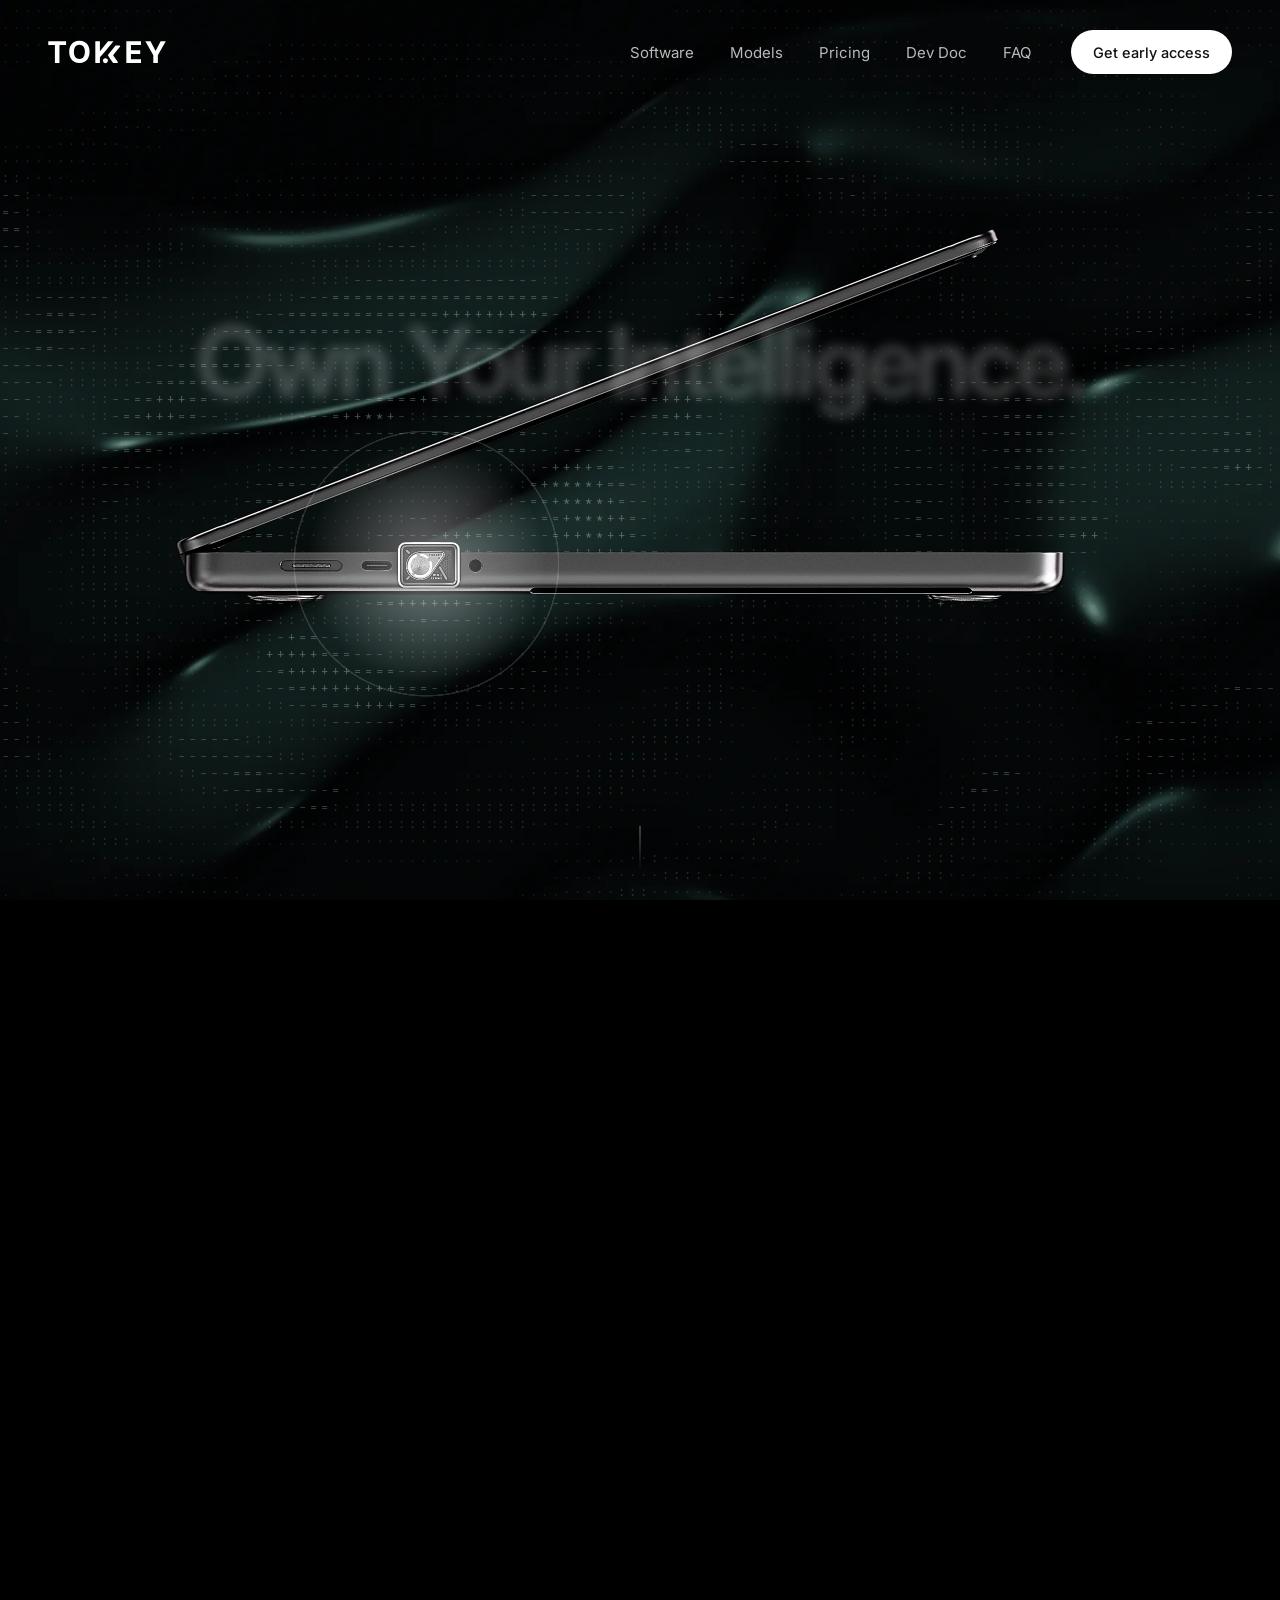
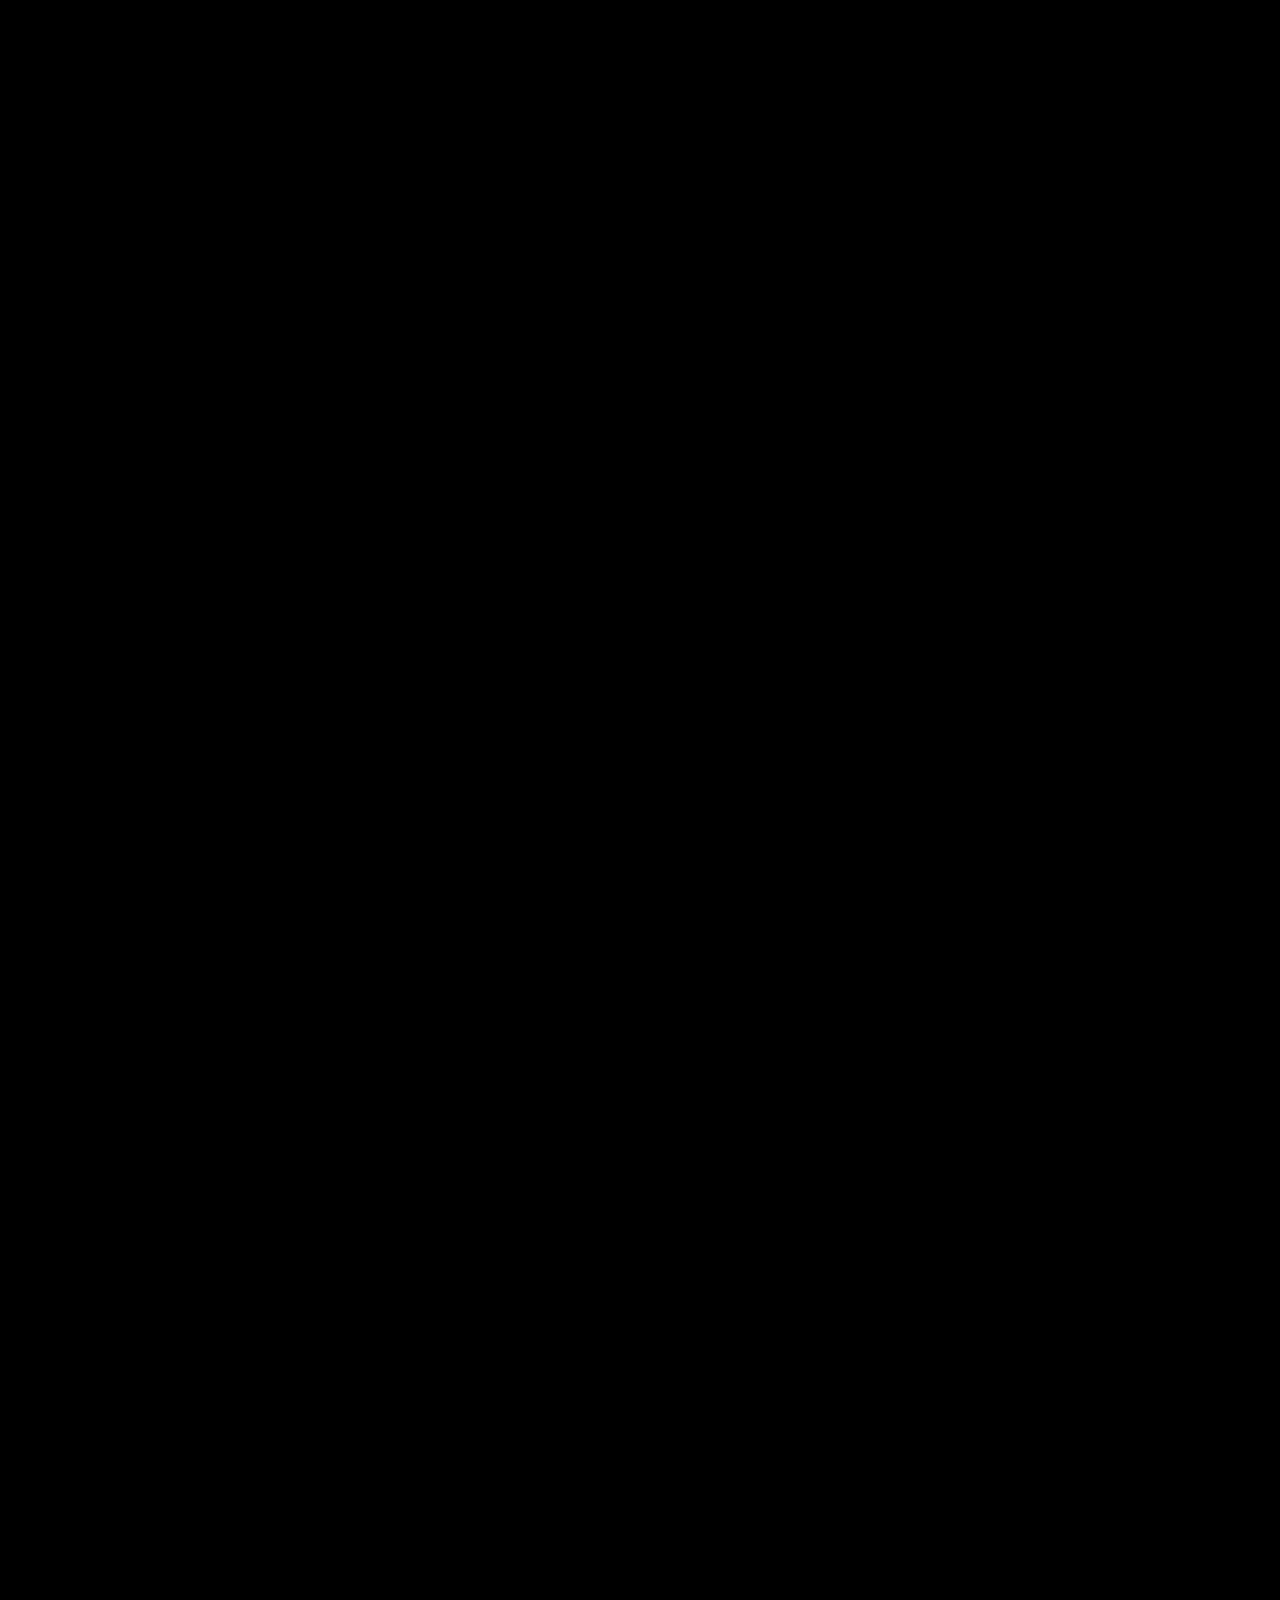
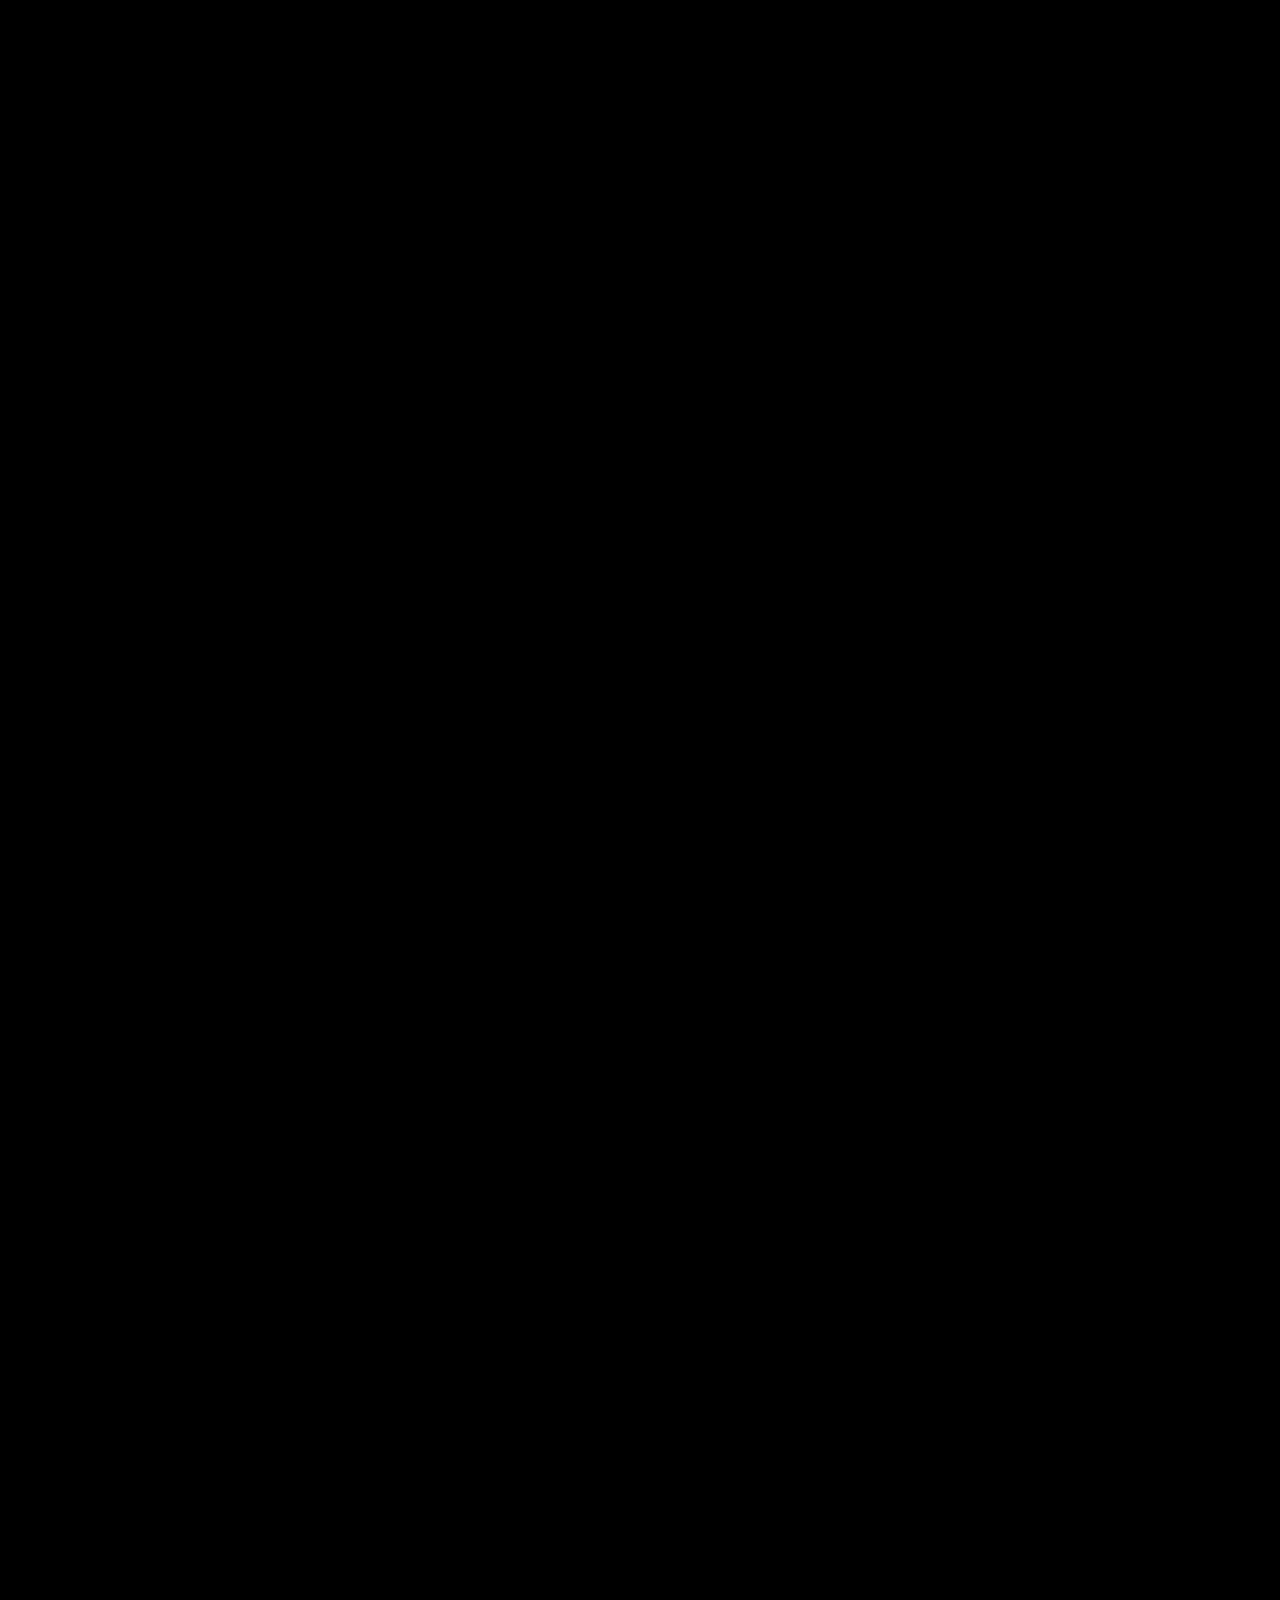
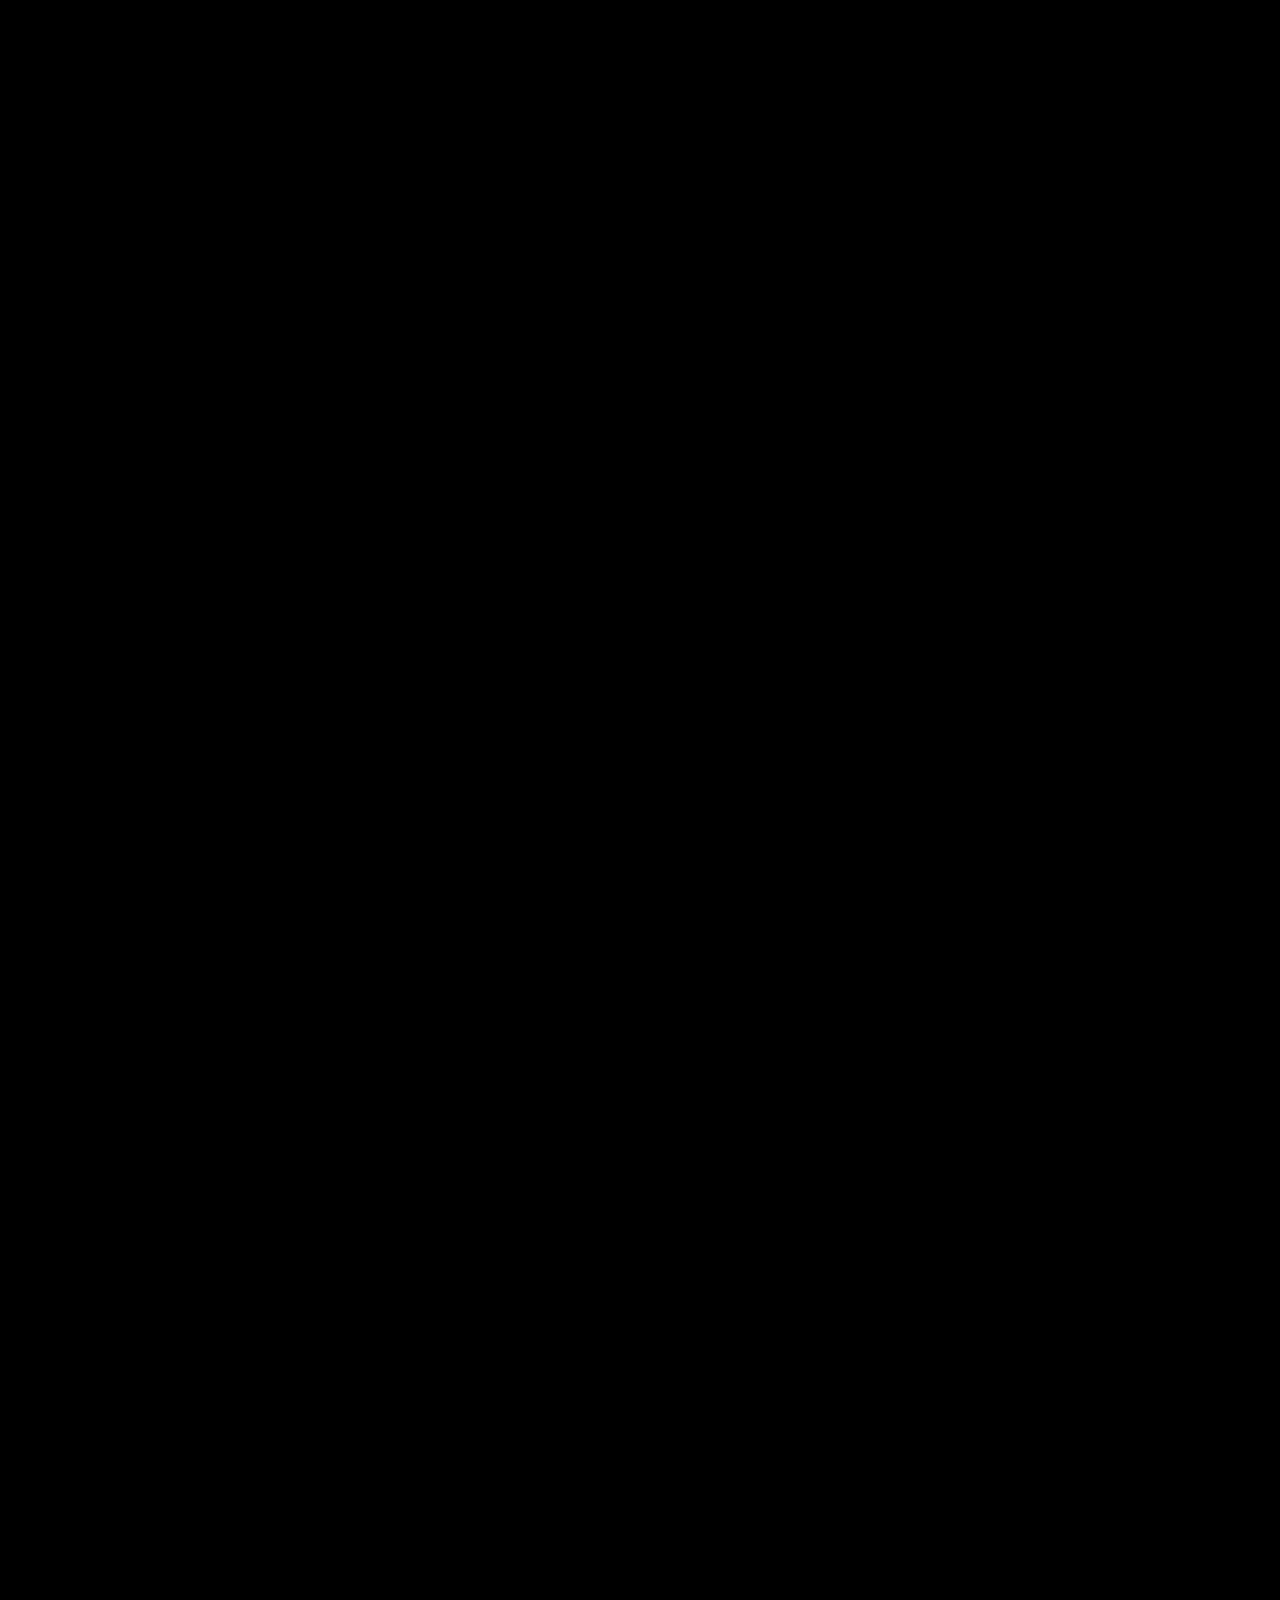
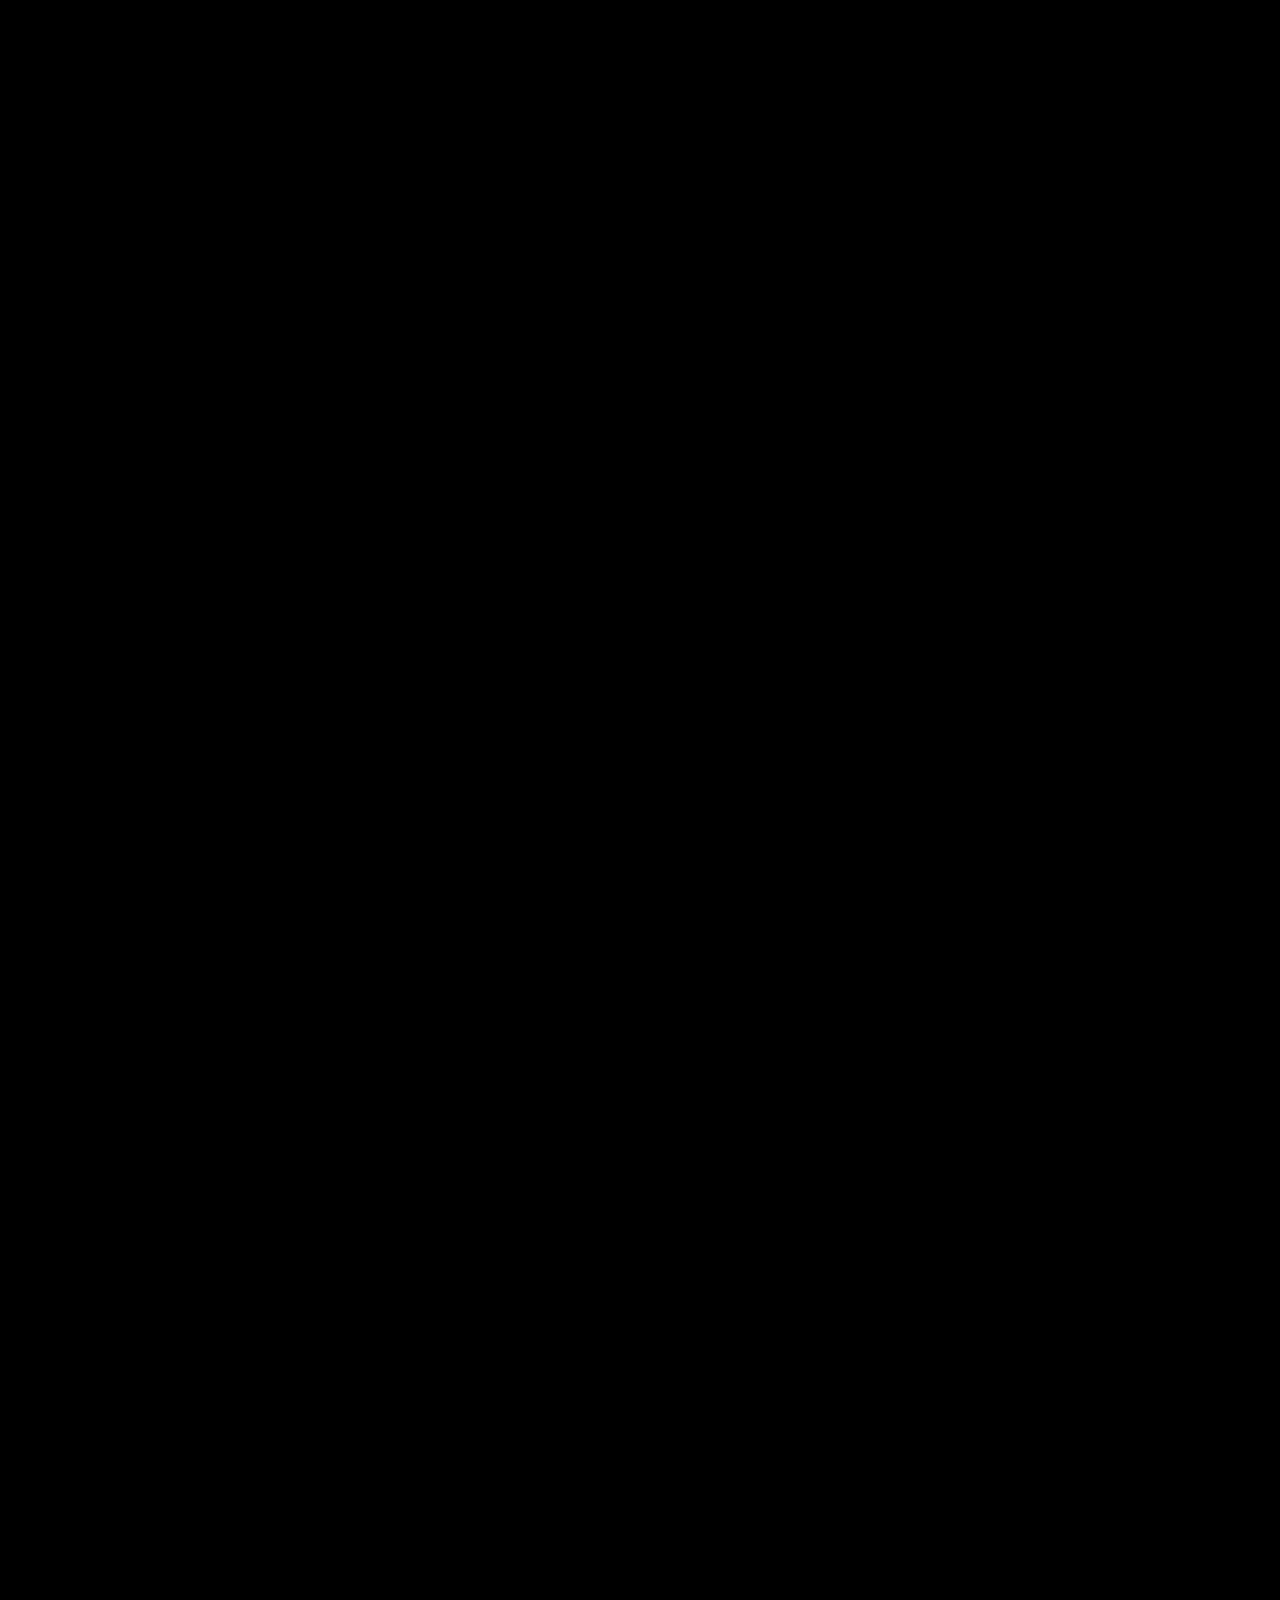
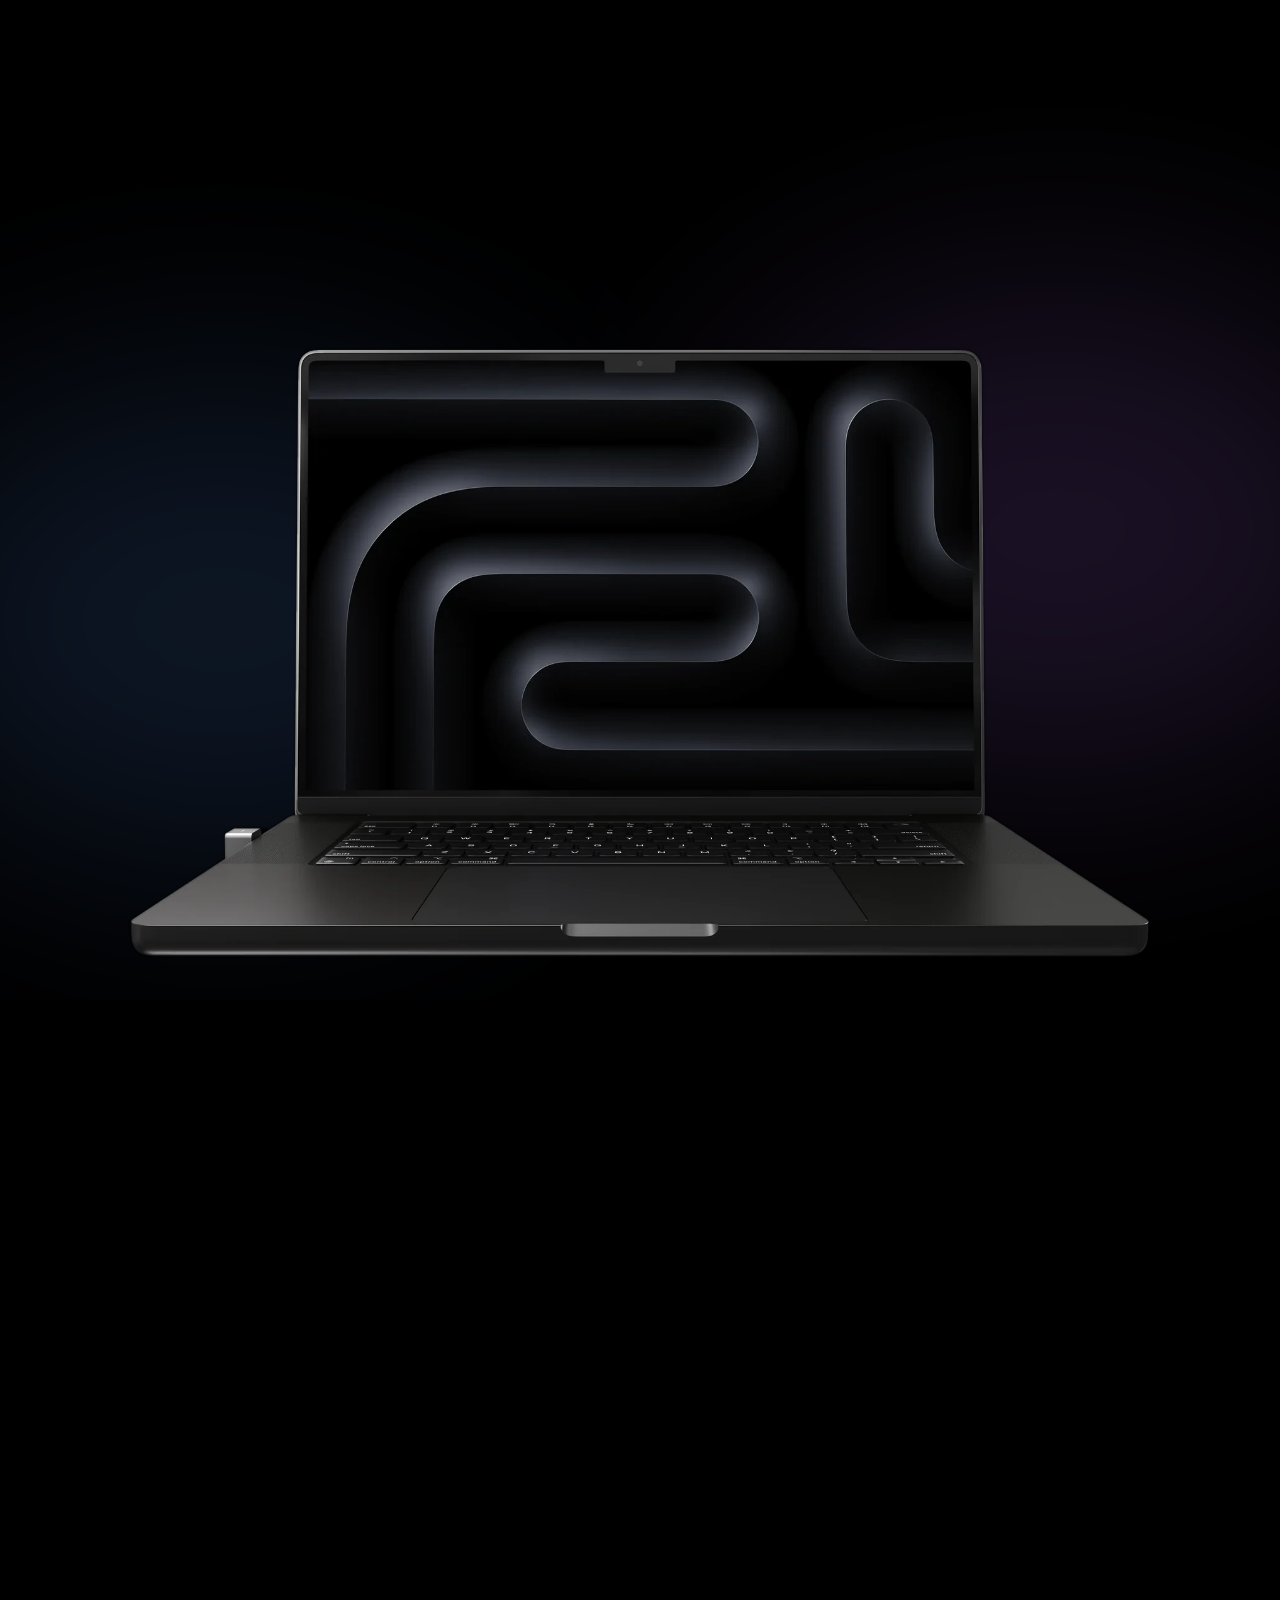
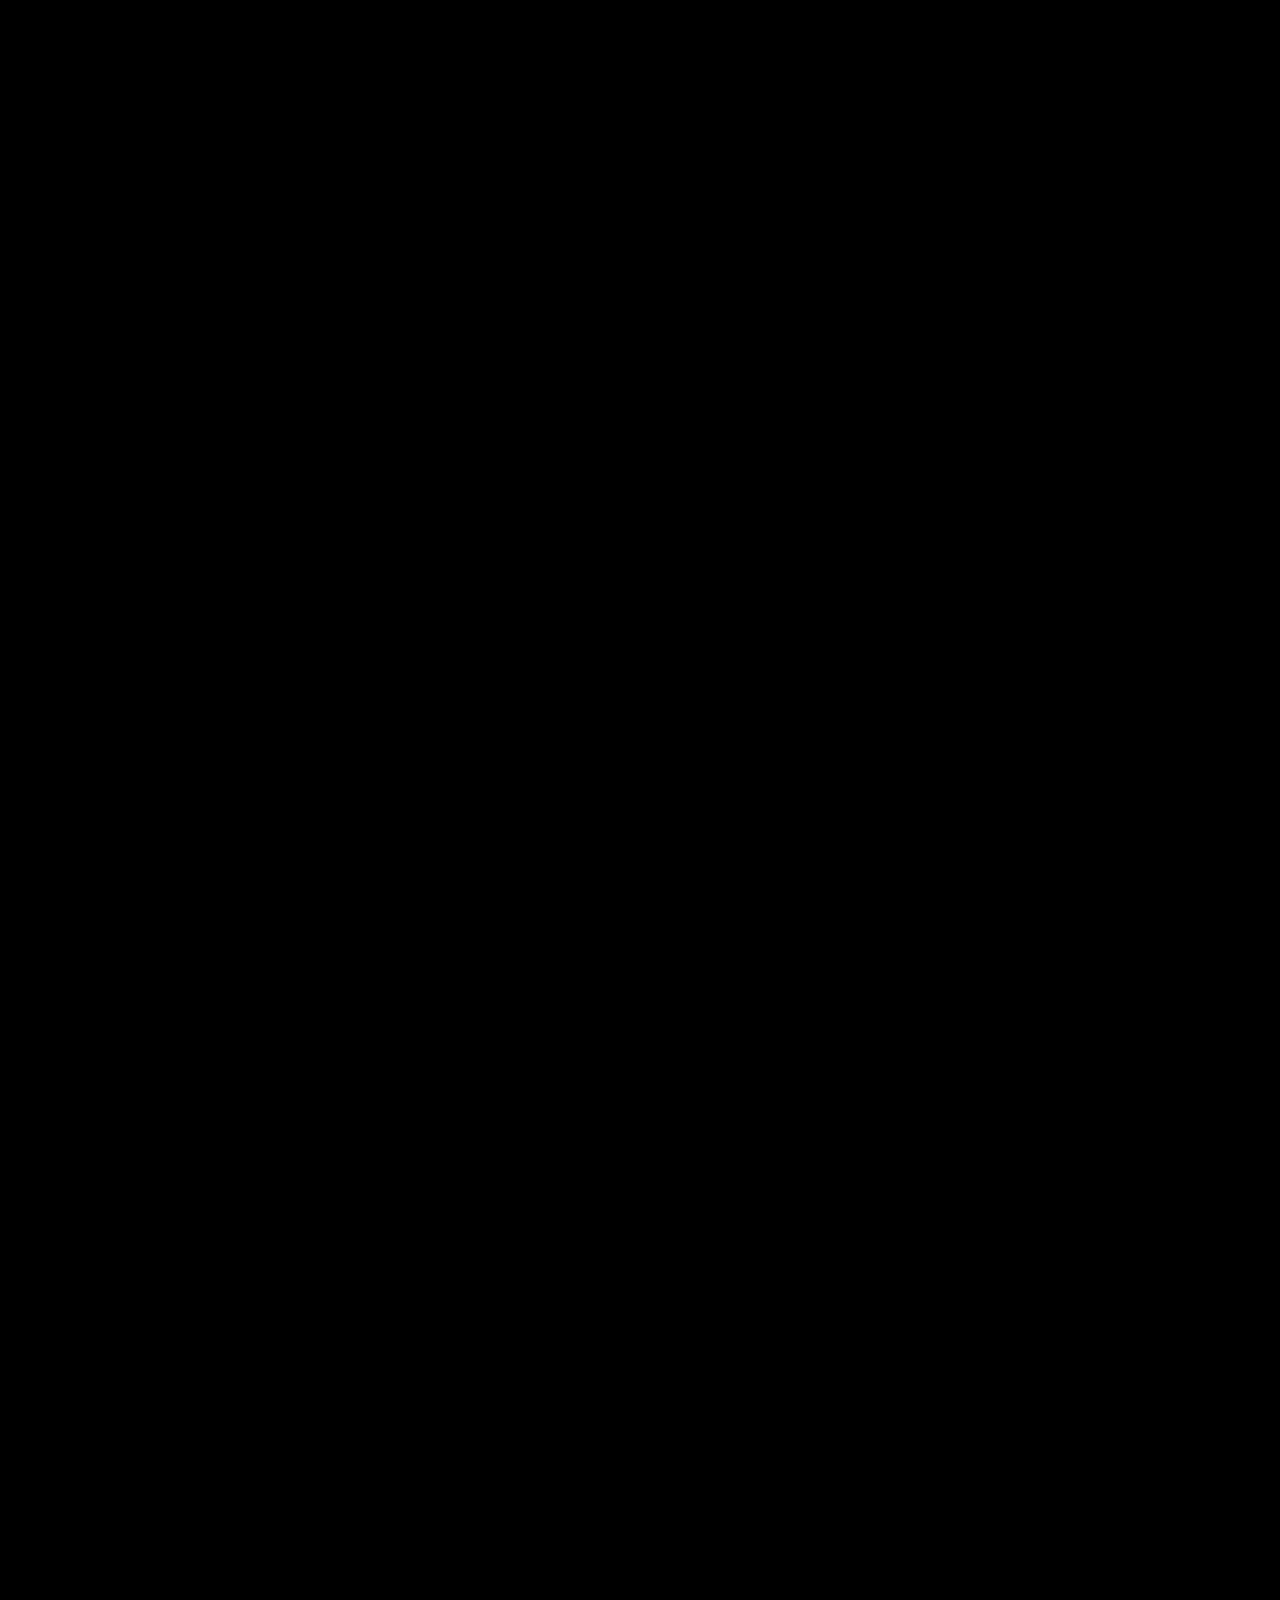
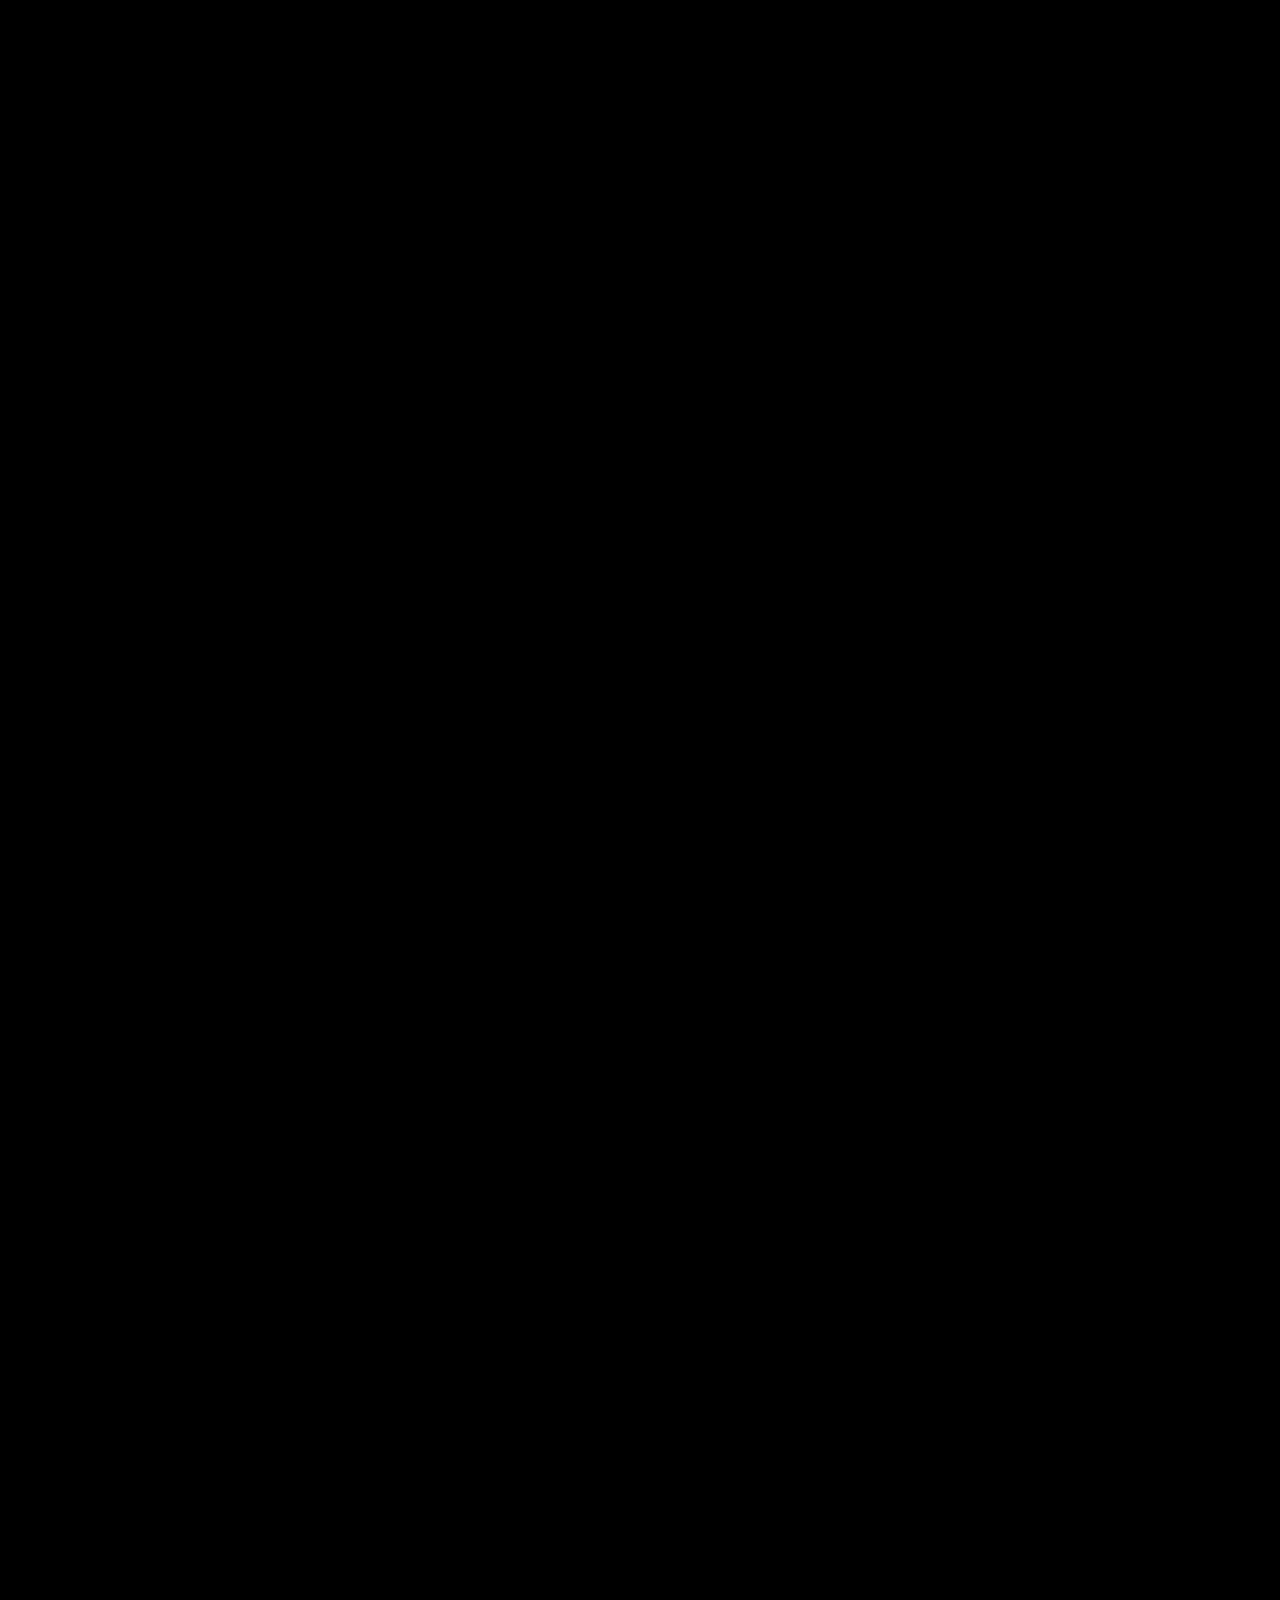
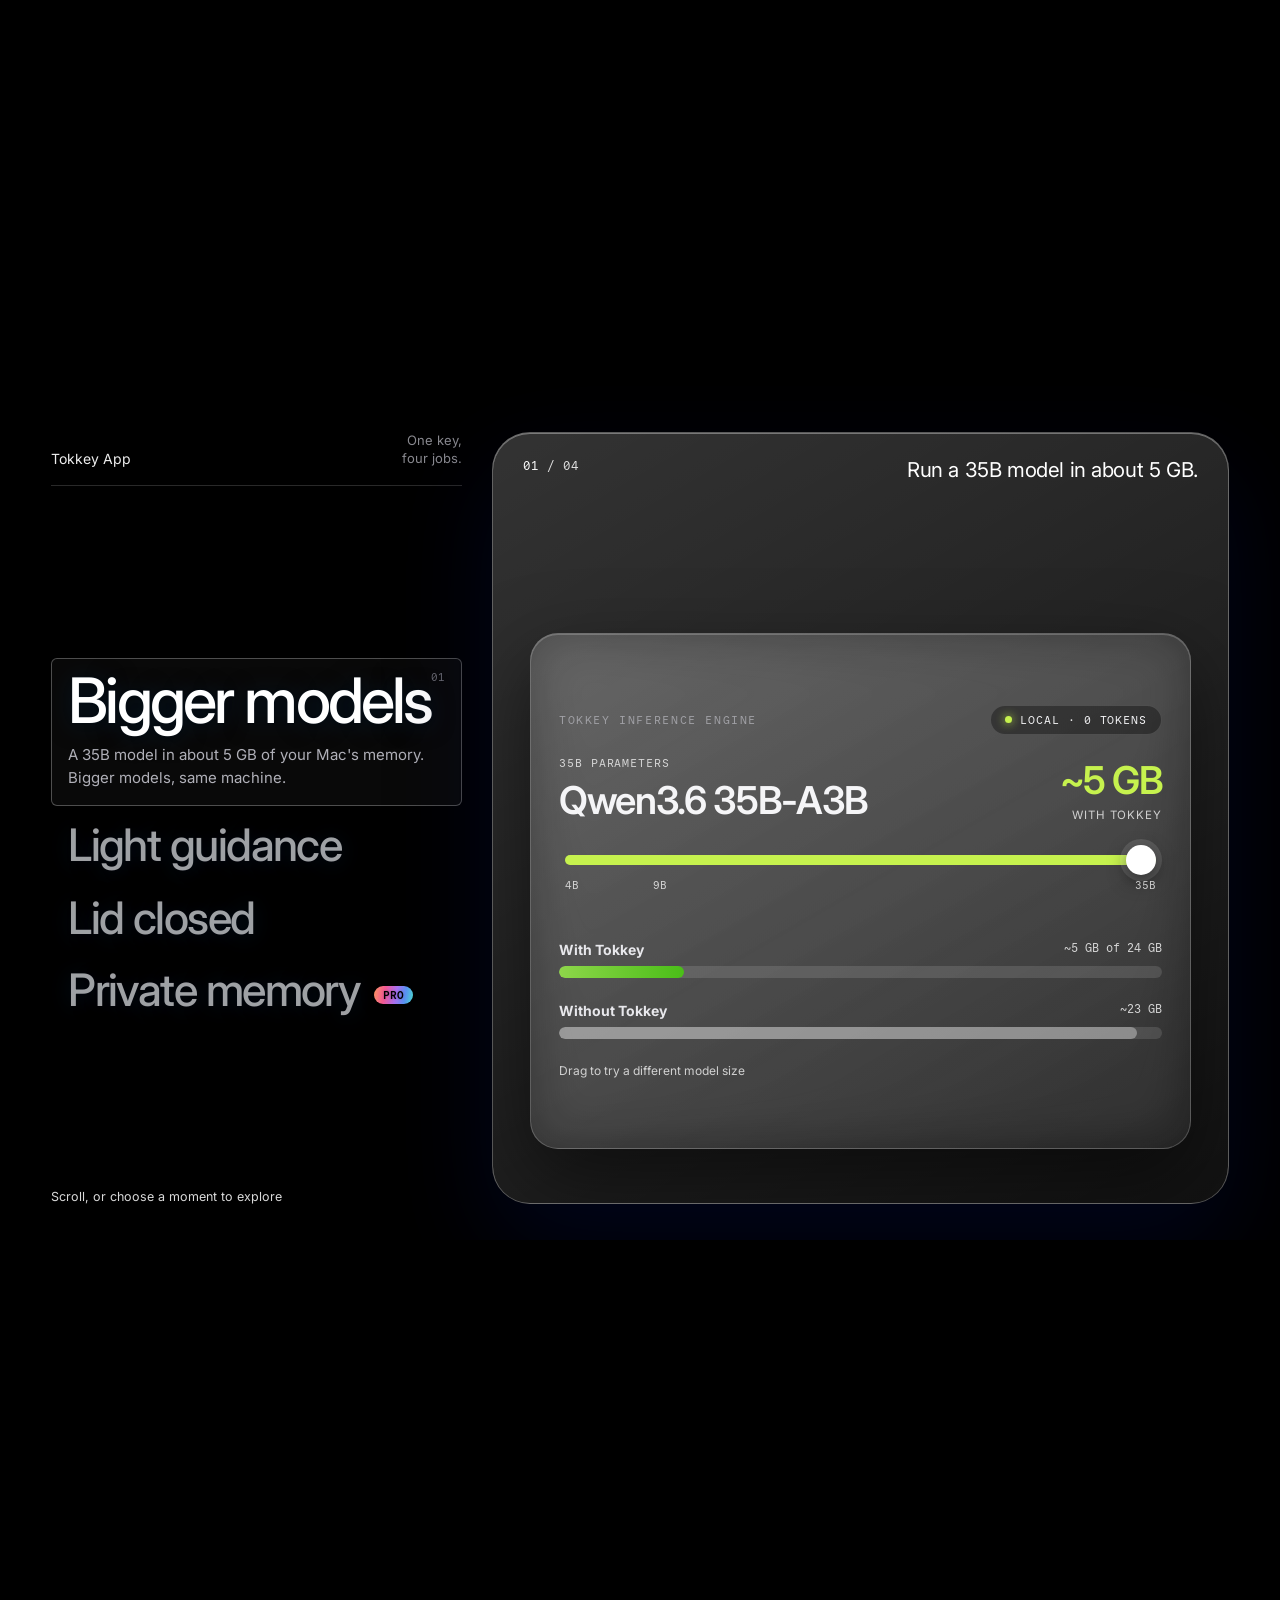
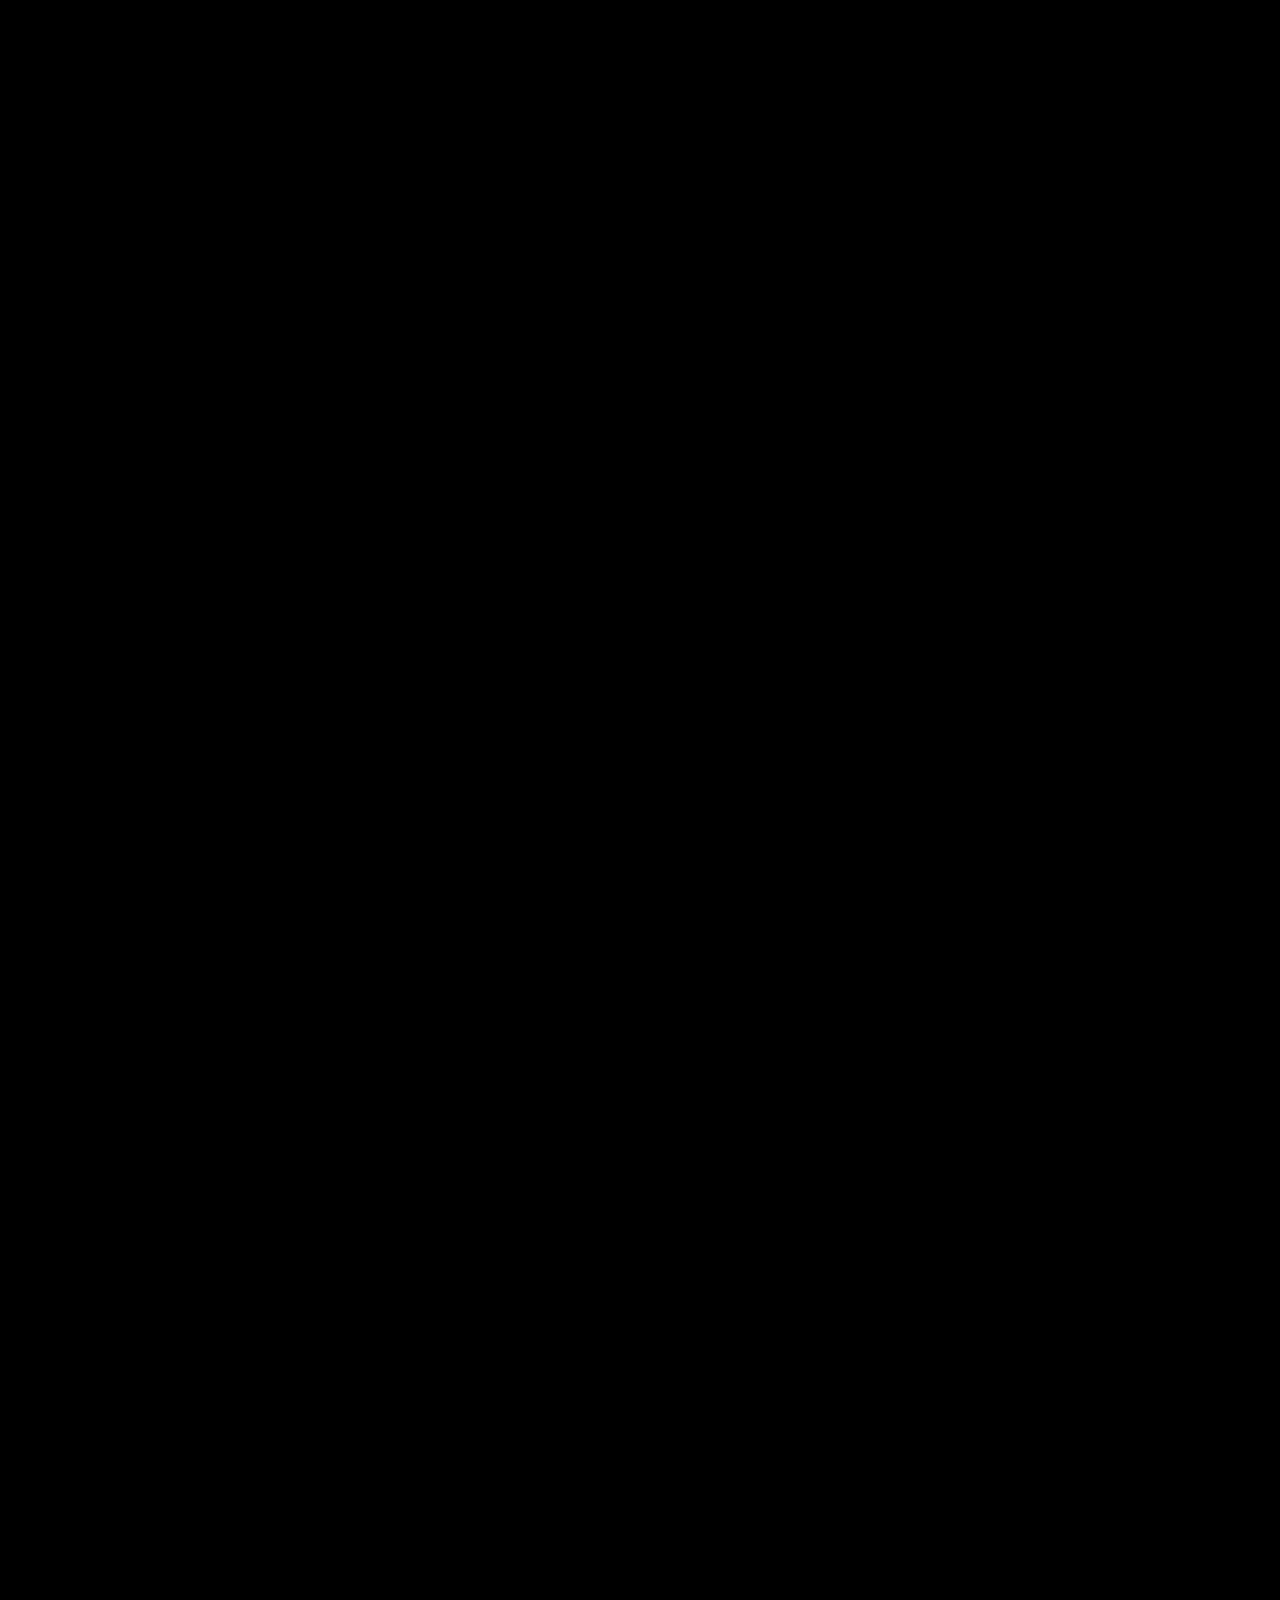
<file: v1/index.html>
<!doctype html><html lang="en"><head><meta charset="utf-8"><meta name="viewport" content="width=device-width,initial-scale=1">
<title>Tokkey — Own your intelligence</title>
<link href="https://fonts.googleapis.com/css2?family=Inter:wght@300;400;500;600;700&display=swap" rel="stylesheet">
<style>
@font-face{font-family:'Commit Mono';src:url('fonts/CommitMono-400-Regular.otf') format('opentype');font-weight:400;font-style:normal;font-display:swap}
@font-face{font-family:'Commit Mono';src:url('fonts/CommitMono-400-Italic.otf') format('opentype');font-weight:400;font-style:italic;font-display:swap}
@font-face{font-family:'Commit Mono';src:url('fonts/CommitMono-700-Regular.otf') format('opentype');font-weight:700;font-style:normal;font-display:swap}
@font-face{font-family:'Commit Mono';src:url('fonts/CommitMono-700-Italic.otf') format('opentype');font-weight:700;font-style:italic;font-display:swap}

:root{--g:#4ABE18;--gl:#C6F24E;--mu:#A1A1A6;--ai:linear-gradient(100deg,#FF9A62 0%,#FF5E9C 28%,#B678FF 55%,#5E9BFF 78%,#4FE3D4 100%);--mono:'Commit Mono',ui-monospace,monospace}
*{box-sizing:border-box;margin:0}html{background:#000;scroll-behavior:auto}
body{background:#000;color:#F5F5F7;font-family:Inter,system-ui,sans-serif;-webkit-font-smoothing:antialiased;overflow-x:hidden}
a{color:inherit;text-decoration:none}
nav{position:fixed;top:0;left:0;right:0;height:88px;padding:16px 48px 0;display:flex;align-items:center;z-index:60;color:#fff}
nav .logo{height:30px;display:block}nav ul{display:flex;gap:36px;list-style:none;margin-left:auto;margin-right:40px;font-size:15px}nav ul a{opacity:.72}nav ul a:hover{opacity:1}
.btn{display:inline-flex;align-items:center;gap:8px;height:44px;padding:0 22px;border-radius:99px;background:#fff;color:#111;font-weight:500;font-size:14.5px;border:0;cursor:pointer;font-family:inherit}
.btn.g{background:var(--gl);color:#13200A;box-shadow:0 0 50px rgba(198,242,78,.35)}
.btn.o{background:rgba(255,255,255,.1);color:#fff;border:1px solid rgba(255,255,255,.22);backdrop-filter:blur(20px)}
.ai{background:var(--ai);-webkit-background-clip:text;background-clip:text;color:transparent}
.gr{color:var(--gl)}
.mono{font:11.5px var(--mono);letter-spacing:.14em;text-transform:uppercase;color:var(--mu)}
.glass{background:linear-gradient(150deg,rgba(255,255,255,.12),rgba(255,255,255,.04));border:1px solid rgba(255,255,255,.16);backdrop-filter:blur(28px) saturate(1.4);-webkit-backdrop-filter:blur(28px) saturate(1.4);box-shadow:inset 0 1px 0 rgba(255,255,255,.2),0 30px 80px rgba(0,0,0,.5)}
.pin{position:relative}.st{position:sticky;top:0;height:100vh;overflow:hidden}
h1,h2{font-weight:600;letter-spacing:-.045em;line-height:1.02}
/* ---------- S1 + S2 ---------- */
#sx{height:900vh}
#A,#B{position:absolute;inset:0}
#A svg{position:absolute;inset:0;width:100%;height:100%}
#awrap{position:absolute;inset:0;will-change:transform}
.t1{position:absolute;left:0;right:0;top:36%;text-align:center;font-size:clamp(44px,7.6vw,128px);opacity:0;transform:translateY(24px);filter:blur(10px);will-change:opacity,transform}
.cap{position:absolute;left:0;right:0;bottom:7vh;text-align:center}
.heroin{position:absolute;left:0;right:0;top:15vh;text-align:center}
.heroin h1{font-size:clamp(18px,1.6vw,24px);font-weight:500;letter-spacing:-.01em;color:#d8d8dc}
.hint{position:absolute;left:50%;bottom:28px;transform:translateX(-50%);width:1px;height:46px;background:linear-gradient(#fff,transparent);opacity:.5;animation:hn 2s infinite}@keyframes hn{50%{transform:translateX(-50%) scaleY(.5)}}
#B{opacity:0}
#B .pers{position:absolute;inset:0;perspective:1700px;overflow:hidden}
.deck{position:absolute;left:50%;top:64%;width:1500px;height:900px;margin:-450px 0 0 -750px;transform:rotateX(56deg) rotateZ(-33deg);transform-style:preserve-3d;border-radius:46px;background:linear-gradient(135deg,#2b2b2e,#161618 60%);border:1px solid rgba(255,255,255,.13);box-shadow:0 0 0 2px #000,0 80px 140px rgba(0,0,0,.8)}
.keys{position:absolute;left:110px;top:70px;right:60px;height:520px;display:grid;grid-template-columns:repeat(14,1fr);grid-template-rows:repeat(6,1fr);gap:14px}
.keys i{border-radius:12px;background:linear-gradient(#17171a,#0b0b0c);box-shadow:0 3px 0 #000,inset 0 1px 0 rgba(255,255,255,.1)}
.keys i.f{height:60%;align-self:end}
.pad{position:absolute;left:520px;top:640px;width:520px;height:210px;border-radius:22px;background:linear-gradient(#1d1d20,#131315);border:1px solid rgba(255,255,255,.09)}
.port{position:absolute;left:-2px;top:250px;width:10px;height:70px;border-radius:5px;background:#050505}
.tk3{position:absolute;left:-130px;top:215px;width:150px;height:140px;transform-style:preserve-3d;transform:translateZ(46px)}
.tk3 .ff,.tk3 .fl{position:absolute}
.tk3 .top{position:absolute;inset:0;transform:translateZ(44px);border-radius:16px;background:linear-gradient(135deg,#e7e7ea,#a9a9ae 60%,#cfcfd3);box-shadow:inset 0 0 0 1px rgba(255,255,255,.4)}
.tk3 .end{position:absolute;left:0;top:0;width:140px;height:88px;transform-origin:0 0;transform:translateZ(44px) rotateY(0) ;}
#tkB{position:absolute;width:120px;height:120px;margin:-60px 0 0 -60px;z-index:4;left:57%;top:63%;pointer-events:none}
.cube{position:absolute;inset:0;border-radius:22px;background:linear-gradient(145deg,#f0f0f2,#9c9ca2 55%,#c9c9ce);box-shadow:inset 0 0 0 1px rgba(255,255,255,.5),0 24px 60px rgba(0,0,0,.7)}
.cube:before{content:"";position:absolute;inset:14px;border-radius:14px;background:linear-gradient(145deg,rgba(40,44,42,.92),rgba(10,12,11,.96));box-shadow:inset 0 0 0 1px rgba(255,255,255,.25)}
.cube b{position:absolute;left:50%;top:50%;width:44px;height:44px;margin:-22px 0 0 -22px;border-radius:50%;border:4px solid #fff;border-top-color:transparent;transform:rotate(-30deg);z-index:2;opacity:.95}
.cube em{position:absolute;left:50%;top:50%;width:10px;height:10px;margin:-5px 0 0 -5px;border-radius:50%;background:#C6F24E;box-shadow:0 0 16px #C6F24E;z-index:2}
#tkB .halo{position:absolute;left:50%;top:50%;width:520px;height:520px;margin:-260px 0 0 -260px;border-radius:50%;background:radial-gradient(circle,rgba(255,255,255,.5),rgba(255,255,255,0) 62%);opacity:0;z-index:-1}
.t2{position:absolute;left:7vw;top:15vh;font-size:clamp(40px,5.6vw,96px);opacity:0}
.ag{position:absolute;left:0;top:0;display:flex;align-items:center;gap:10px;padding:10px 18px 10px 10px;border-radius:99px;font-size:15px;font-weight:500;white-space:nowrap;opacity:0;z-index:5;will-change:transform,opacity}
.ag i{width:30px;height:30px;border-radius:50%;display:grid;place-items:center;font:600 12px var(--mono);font-style:normal;color:#0b0b0b}
/* ---------- S3 ---------- */
#s3{height:560vh}
#s3 .st{background:#000}
.wp{position:absolute;inset:0;opacity:.0}
.blob{position:absolute;border-radius:50%;filter:blur(120px)}
.lapwrap{position:absolute;left:50%;top:50%;width:min(1020px,76vw);transform:translate(-50%,-50%);perspective:2400px}
.lid{aspect-ratio:16/10.4;border:2px solid rgba(255,255,255,.2);border-bottom:0;border-radius:26px 26px 0 0;padding:14px;position:relative;transform-origin:50% 100%;background:rgba(255,255,255,.015);box-shadow:inset 0 0 0 1px rgba(0,0,0,.8),0 0 120px rgba(94,155,255,.12)}
.notch{position:absolute;left:50%;top:0;width:12%;height:22px;margin-left:-6%;background:#000;border-radius:0 0 12px 12px;border:1px solid rgba(255,255,255,.14);border-top:0;z-index:3}
.scr{position:absolute;inset:14px;border-radius:14px;overflow:hidden;background:radial-gradient(60% 70% at 15% 20%,rgba(94,155,255,.22),transparent 70%),radial-gradient(50% 60% at 85% 30%,rgba(182,120,255,.2),transparent 70%),radial-gradient(60% 50% at 60% 100%,rgba(79,227,212,.18),transparent 70%)}
.menubar{position:absolute;left:0;right:0;top:0;height:24px;padding:0 18px;display:flex;gap:16px;align-items:center;font-size:11px;color:#e8e8ec;opacity:.85;z-index:2}
.ui{position:absolute;left:3%;right:3%;top:44px;bottom:4%;display:grid;grid-template-columns:19% 40% 1fr;gap:12px}
.pn{border-radius:16px;padding:16px;font-size:12px;overflow:hidden}
.pn .h{font:10px var(--mono);letter-spacing:.1em;color:var(--mu);text-transform:uppercase;margin-bottom:12px}
.ses div{padding:8px 10px;border-radius:9px;color:#cfcfd4}.ses div.on{background:rgba(255,255,255,.12);color:#fff}
.bub{align-self:flex-end;background:rgba(255,255,255,.92);color:#111;padding:9px 14px;border-radius:14px;max-width:80%;margin-left:auto}
.chat{display:flex;flex-direction:column;gap:12px}.chat p{color:#cfcfd4;line-height:1.5}
.cmd{border-radius:14px;background:rgba(0,0,0,.35);border:1px solid rgba(255,255,255,.12);padding:12px 14px}
.cmd li{list-style:none;color:#d6d6da;padding:3px 0}.cmd li:before{content:"✓";color:var(--gl);margin-right:10px}
.cb{display:flex;gap:8px;margin-top:10px}.cb span{padding:6px 14px;border-radius:99px;background:rgba(255,255,255,.12)}.cb span.y{background:#fff;color:#111}
.inp{margin-top:auto;padding:12px 14px;border-radius:14px;background:rgba(255,255,255,.07);color:#8e8e94;display:flex;justify-content:space-between}
.doc h4{font-size:19px;letter-spacing:-.02em;font-weight:600;margin-bottom:6px}.doc p{color:#b9b9bf;line-height:1.5}.doc h5{font-size:12.5px;margin:14px 0 6px;font-weight:600}.doc li{list-style:none;color:#cfcfd4;padding:3px 0 3px 14px;position:relative}.doc li:before{content:"";position:absolute;left:0;top:10px;width:4px;height:4px;border-radius:50%;background:#8e8e94}
.base{height:16px;margin:0 -3%;border-radius:0 0 20px 20px;background:linear-gradient(#3a3a3e,#1b1b1d);border-top:1px solid rgba(255,255,255,.25);position:relative}.base:after{content:"";position:absolute;left:42%;right:42%;top:0;height:6px;border-radius:0 0 8px 8px;background:#0b0b0c}
.tasks{position:absolute;right:-1.5%;bottom:-6%;width:min(560px,50%);border-radius:22px;padding:8px;z-index:5}
.tk{display:flex;align-items:center;gap:12px;padding:12px 14px;border-radius:16px;background:rgba(255,255,255,.06);margin-bottom:6px;font-size:13px}
.tk b{font-weight:600;font-size:14px}.tk .m{display:flex;gap:16px;margin-top:8px;color:#9a9aa2;font-size:11.5px;align-items:center}.tk .m span em{font-style:normal;color:#fff;margin-left:6px}
.tk .sq{margin-left:auto;width:26px;height:26px;border-radius:8px;background:rgba(255,255,255,.14)}
.ct{font-size:13px;color:#9a9aa2;padding:8px 14px 10px}
.t3{position:absolute;left:0;right:0;top:9vh;text-align:center;font-size:clamp(34px,4.6vw,76px)}
/* ---------- S4 ---------- */
#s4{height:460vh}
.g4{position:absolute;inset:0;display:grid;grid-template-columns:minmax(300px,.8fr) 1.3fr;gap:3vw;align-items:center;padding:100px 5vw 40px}
.tags{display:grid;gap:14px}
.tag{border-radius:28px;padding:22px 26px;border:1px solid rgba(255,255,255,.14);background:rgba(255,255,255,.04);cursor:pointer;transition:.4s;backdrop-filter:blur(16px)}
.tag b{display:flex;align-items:center;gap:12px;font-size:clamp(19px,1.7vw,25px);letter-spacing:-.025em;font-weight:600;opacity:.6;transition:.3s}
.tag b i{width:8px;height:8px;border-radius:50%;background:#555;transition:.3s}
.tag p{max-height:0;opacity:0;overflow:hidden;color:#b9b9c0;line-height:1.5;font-size:15px;transition:.45s;margin:0}
.tag.on{background:rgba(255,255,255,.1);border-color:rgba(255,255,255,.32);box-shadow:0 30px 80px rgba(0,0,0,.5)}.tag.on b{opacity:1}.tag.on b i{background:var(--gl);box-shadow:0 0 14px var(--gl)}.tag.on p{max-height:120px;opacity:1;margin-top:12px}
.pro{font:600 10px var(--mono);padding:3px 8px;border-radius:99px;background:var(--ai);color:#000;margin-left:4px}
.vis{position:relative;height:min(64vh,640px)}
.lidtop{position:absolute;left:6%;right:2%;top:6%;bottom:6%;border-radius:30px;background:linear-gradient(150deg,#5a5a5e,#3c3c40 55%,#505054);border:1px solid rgba(255,255,255,.18);box-shadow:0 60px 120px rgba(0,0,0,.7),inset 0 1px 0 rgba(255,255,255,.3);overflow:hidden}
.tkside{position:absolute;left:0;top:44%;width:74px;height:74px;margin-top:-37px;z-index:5}
.tkside .cube{border-radius:14px}.tkside .cube:before{inset:9px;border-radius:9px}.tkside .cube b{width:26px;height:26px;margin:-13px 0 0 -13px;border-width:3px}.tkside .cube em{width:7px;height:7px}
.ring{position:absolute;left:0;top:44%;width:220px;height:220px;margin:-110px 0 0 -73px;border-radius:50%;pointer-events:none;z-index:4;transition:opacity .6s}
.sp{position:absolute;inset:0;opacity:0;transition:opacity .6s;padding:6%;display:flex;flex-direction:column;justify-content:center}
.sp.on{opacity:1}
.mb{margin:12px 0}.mb .l{display:flex;justify-content:space-between;font-size:14px;margin-bottom:8px;color:#e8e8ec}.mb .l span{color:#a1a1a6}
.bar{height:12px;border-radius:9px;background:rgba(255,255,255,.12);overflow:hidden}.bar i{display:block;height:100%;border-radius:9px;background:linear-gradient(90deg,#8ED64A,#4ABE18)}.bar.x i{background:rgba(255,255,255,.35)}
.st4{display:grid;gap:10px}.st4 div{display:flex;align-items:center;gap:14px;padding:14px 18px;border-radius:16px;background:rgba(0,0,0,.28);border:1px solid rgba(255,255,255,.1);font-size:15px}.st4 em{font-style:normal;margin-left:auto;font:11px var(--mono);color:#a1a1a6}.st4 i{width:12px;height:12px;border-radius:50%}
.big{font-size:clamp(34px,4vw,60px);letter-spacing:-.04em;font-weight:600;line-height:1.05}
.chip{display:inline-flex;gap:8px;align-items:center;padding:8px 14px;border-radius:99px;background:rgba(0,0,0,.35);border:1px solid rgba(255,255,255,.14);font:11.5px var(--mono);letter-spacing:.08em;text-transform:uppercase}.chip i{width:7px;height:7px;border-radius:50%;background:var(--gl);box-shadow:0 0 10px var(--gl);animation:pu 1.6s infinite}@keyframes pu{50%{opacity:.3}}
.mem{display:grid;grid-template-columns:repeat(3,1fr);gap:10px;margin-top:16px}.mem div{padding:14px;border-radius:14px;background:rgba(0,0,0,.28);border:1px solid rgba(255,255,255,.1);font-size:12.5px;color:#cfcfd4}.mem div b{display:block;color:#fff;font-size:14px;margin-bottom:4px}
/* ---------- S5/S6 light ---------- */
.lt{background:#dcdcdf;color:#111}.lt .st{background:radial-gradient(80% 70% at 50% 40%,#e9e9ec,#d3d3d7)}
.lt h2{font-size:clamp(40px,6.2vw,104px);color:#111;position:absolute;left:4.5vw;top:104px;z-index:3}
.seg{position:absolute;left:50%;bottom:6vh;transform:translateX(-50%);display:flex;gap:8px;z-index:6;padding:6px;border-radius:99px;background:rgba(255,255,255,.55);backdrop-filter:blur(20px);border:1px solid rgba(0,0,0,.08)}
.seg button{height:42px;padding:0 24px;border-radius:99px;border:0;background:transparent;color:#555;font:500 15px Inter,sans-serif;cursor:pointer;transition:.25s}
.seg button.on{background:#111;color:#fff}.seg a{display:inline-flex;align-items:center;height:42px;padding:0 22px;color:#555;font-size:15px;font-weight:500}
#s5{height:340vh}#s6{height:340vh}
.td{position:absolute;left:41%;top:64%;width:min(820px,56vw);transform:translate(-50%,-50%)}.td svg{width:100%;display:block;overflow:visible}
.td .dim{transition:opacity .5s}.hl{opacity:0}
.sl{position:absolute;right:4.5vw;font-size:clamp(20px,2.2vw,34px);font-weight:600;letter-spacing:-.03em;color:#111;display:flex;align-items:center;gap:12px;opacity:0;z-index:3}
.sl i{width:10px;height:10px;border-radius:50%;background:#4ABE18;box-shadow:0 0 14px #4ABE18}.sl.bad i{background:#bbb;box-shadow:none}
.sl small{display:block;font:11.5px var(--mono);letter-spacing:.12em;text-transform:uppercase;color:#777;font-weight:400;margin-top:4px}
.lap6{position:absolute;left:50%;top:63%;width:min(640px,46vw);aspect-ratio:16/10.2;transform:translate(-50%,-50%);border-radius:22px;background:linear-gradient(135deg,#7b7b7e,#58585b 55%,#6d6d70);box-shadow:inset 0 0 0 2px rgba(255,255,255,.18),0 50px 90px rgba(0,0,0,.25)}
.lap6:after{content:"";position:absolute;inset:0;border-radius:22px;background:linear-gradient(120deg,rgba(255,255,255,.25),transparent 40%)}
.tk6{position:absolute;left:-46px;top:16%;width:70px;height:110px;border-radius:12px;background:linear-gradient(145deg,#f2f2f4,#a4a4aa 60%,#d4d4d8);box-shadow:0 14px 30px rgba(0,0,0,.3);z-index:2;transition:.5s}
.tk6:before{content:"";position:absolute;inset:10px 8px;border-radius:8px;background:#151716}.tk6 em{position:absolute;left:50%;top:50%;width:9px;height:9px;margin:-4px;border-radius:50%;background:#C6F24E;box-shadow:0 0 14px #C6F24E}
.fl6{position:absolute;z-index:4;border-radius:22px;padding:18px 20px;font-size:14px;color:#111;background:linear-gradient(150deg,rgba(255,255,255,.62),rgba(255,255,255,.28));border:1px solid rgba(255,255,255,.7);backdrop-filter:blur(26px) saturate(1.3);box-shadow:0 24px 60px rgba(0,0,0,.14);will-change:transform,opacity}
.fl6 .mono{color:#6a6a70;margin-bottom:10px}.fl6 b{font-weight:600}
.cl{display:flex;justify-content:space-between;gap:20px;padding:9px 0;border-top:1px solid rgba(0,0,0,.08);font-size:14px}.cl:first-of-type{border:0}.cl span{color:#8a8a90;font:11.5px var(--mono)}
.demo{width:min(430px,30vw);right:5vw;top:44%}.demo pre{font:13px/1.55 var(--mono);white-space:pre-wrap;color:#222;margin:0;min-height:112px}
.demo .stats{display:flex;gap:8px;margin-top:12px;flex-wrap:wrap}.demo .stats span{padding:6px 11px;border-radius:99px;background:rgba(255,255,255,.55);font:11px var(--mono);letter-spacing:.06em}.demo .stats .g{background:#C6F24E;color:#142008}
.cloud{width:min(330px,26vw);left:5vw;top:46%}.cloud2{width:min(300px,24vw);right:6vw;top:62%}
/* ---------- S7 wall ---------- */
#s7{background:#f5f5f7;color:#111;padding:140px 4.5vw 160px;position:relative}
#s7 .mono{color:#6e6e73}#s7 h2{font-size:clamp(46px,7.4vw,124px);margin:18px 0 26px;color:#111}
#s7 .why{display:grid;grid-template-columns:repeat(4,1fr);gap:0;margin:56px 0 90px;border-top:1px solid #d2d2d7}
#s7 .why div{padding:26px 24px 0 0;font-size:15px;color:#555;line-height:1.5}#s7 .why b{display:block;font-size:22px;letter-spacing:-.02em;color:#111;margin-bottom:8px}
.wall{margin-top:60px;columns:3;column-gap:20px}.q{break-inside:avoid;margin:0 0 20px;padding:22px 24px;border-radius:26px;background:#fff;border:1px solid #e3e3e8;opacity:0;transform:translateY(40px);transition:opacity .8s,transform .8s cubic-bezier(.2,.7,.2,1)}
.q.in{opacity:1;transform:none}.q .h{display:flex;align-items:center;gap:12px;margin-bottom:12px}.q .av{width:42px;height:42px;border-radius:50%;display:grid;place-items:center;font-weight:600;font-size:15px;color:#fff}
.q .h b{display:block;font-size:15.5px}.q .h span{font-size:14px;color:#86868b}.q p{font-size:16.5px;line-height:1.5;color:#222}.q .x{margin-left:auto;color:#aaa;font-size:14px}
.q.hi{background:#111;color:#fff;border-color:#111}.q.hi p{color:#f2f2f2;font-size:21px;letter-spacing:-.02em;line-height:1.35}.q.hi .h span{color:#a1a1a6}.q.hi .x{color:#666}
.note7{font:11.5px var(--mono);color:#8a8a90;letter-spacing:.06em;margin-top:34px}
/* ---------- S8 rent ---------- */
#s8{background:#000;position:relative;padding:0 0 140px}
#s8 .rent{height:240vh;position:relative}#s8 .rent .st{display:block}
#s8 h2{position:absolute;left:4.5vw;top:104px;font-size:clamp(40px,6.4vw,108px);z-index:3}
#dm{position:absolute;inset:0;width:100%;height:100%}
.rl{position:absolute;font:11.5px var(--mono);letter-spacing:.14em;text-transform:uppercase;color:#8a8a90}
.rtxt{position:absolute;left:58%;top:42%;max-width:380px;font-size:clamp(17px,1.6vw,23px);line-height:1.4;color:#e8e8ec;opacity:0}.pay{position:absolute;font-weight:600;font-size:17px;opacity:0}
.apps{position:relative;padding:150px 4.5vw 0;text-align:center}.apps h3{font-size:clamp(34px,4.6vw,72px);letter-spacing:-.045em;line-height:1.05;font-weight:600}
.agrid{position:relative;max-width:980px;margin:70px auto 0;display:grid;grid-template-columns:repeat(5,1fr);gap:22px;padding:40px;border-radius:36px;background:linear-gradient(#0e0f10,#070808);border:1px solid #1d1f20;overflow:hidden}
.agrid:before{content:"";position:absolute;inset:0;background-image:radial-gradient(rgba(255,255,255,.08) 1px,transparent 1px);background-size:22px 22px}
.ap2{position:relative;aspect-ratio:1;border-radius:22px;display:grid;place-items:center;background:#17181a;border:1px solid #26282a;font-size:12px;color:#c8c8cc;opacity:0;transform:scale(.6);transition:opacity .6s,transform .7s cubic-bezier(.2,.8,.2,1)}
.ap2.in{opacity:1;transform:none}.ap2 i{width:42%;aspect-ratio:1;border-radius:12px;display:grid;place-items:center;font:600 18px Inter;font-style:normal;color:#0b0b0b;margin-bottom:18px}.ap2 span{position:absolute;bottom:12px;left:0;right:0}
.ap2.c{grid-column:3;grid-row:2;background:linear-gradient(145deg,#2a2d2a,#101110);border-color:#4ABE18;box-shadow:0 0 70px rgba(74,190,24,.35)}.ap2.c i{background:linear-gradient(145deg,#f0f0f2,#9c9ca2)}
.apps .sub{color:#a1a1a6;font-size:19px;margin-top:22px}
@media(max-width:900px){.wall{columns:1}#s7 .why{grid-template-columns:1fr 1fr}.demo,.cloud,.cloud2{display:none}.agrid{grid-template-columns:repeat(3,1fr);padding:18px;gap:12px}.ap2.c{grid-column:2;grid-row:auto}.sl{display:none}}

/* s9 s10 faq */
#s9{background:#000;padding:140px 4.5vw 0;position:relative}
.pbox{max-width:1000px;margin:0 auto;border-radius:36px;background:linear-gradient(#141416,#0c0c0d);border:1px solid #232326;padding:70px 6vw;text-align:center}
.lk{width:64px;height:64px;margin:0 auto 34px;color:#C6F24E;filter:drop-shadow(0 0 22px rgba(198,242,78,.4))}.lk svg{width:100%;height:100%;stroke-width:1.4}
.pbox h3{font-size:clamp(26px,3vw,40px);letter-spacing:-.03em;font-weight:600}.pbox p{margin-top:22px;font-size:clamp(17px,1.7vw,24px);line-height:1.45;color:#6e6e73;font-weight:500}.pbox p b{color:#fff;font-weight:600}
#s9 h2{font-size:clamp(44px,7.4vw,124px);margin:130px 0 0;text-align:center}
.wl{background:#fff;color:#111;border-radius:36px;max-width:1100px;margin:90px auto 0;padding:80px 4vw 70px;text-align:center}
.wl h3{font-size:clamp(28px,3.4vw,48px);letter-spacing:-.035em;line-height:1.15;font-weight:600}.wl h3 span{color:#4ABE18}.wl>p{max-width:760px;margin:26px auto 0;font-size:15px;line-height:1.6;color:#666}
.pcs{display:grid;grid-template-columns:repeat(3,1fr);gap:20px;margin-top:56px;text-align:left}
.pc{border:1px solid #e4e4e8;border-radius:22px;padding:22px 22px 0;overflow:hidden;display:flex;flex-direction:column;background:#fff}.ph{display:flex;align-items:center;gap:14px}.ph u{width:48px;height:48px;border-radius:14px;background:#e8f6e4;color:#2f9a12;display:grid;place-items:center;flex:none}.ph u svg{width:26px}.ph b{font-size:18px;letter-spacing:-.02em;line-height:1.2}
.pc p{font-size:13.5px;line-height:1.55;color:#666;margin:16px 0 20px}.pv{margin-top:auto;height:150px;margin-inline:-22px;background:linear-gradient(#eef3ec,#dfe8dc);position:relative;display:grid;place-items:center;overflow:hidden}
.v1{position:relative;width:110px;height:100px;border:2px solid #4ABE18;border-radius:50% 50% 46% 46%/30% 30% 70% 70%;background:rgba(74,190,24,.12);box-shadow:0 0 40px rgba(74,190,24,.4);display:flex;gap:6px;align-items:center;justify-content:center}.v1 b{width:12px;height:12px;border-radius:3px;background:#4ABE18}
.v2{display:grid;gap:7px;width:70%}.v2 span{display:flex;justify-content:space-between;padding:9px 12px;border-radius:10px;background:#fff;font-size:12px;box-shadow:0 4px 14px rgba(0,0,0,.08)}.v2 em{font-style:normal;color:#999;font-family:var(--mono)}.v2 .ok{background:#C6F24E}.v2 .ok em{color:#142008}
.v3{width:70%;border-radius:12px;background:#111;height:90px;position:relative;box-shadow:0 14px 30px rgba(0,0,0,.25)}.v3 span{position:absolute;right:-14px;top:-14px;padding:7px 13px;border-radius:99px;background:rgba(255,255,255,.85);font:11px var(--mono);backdrop-filter:blur(10px)}.v3 i{position:absolute;left:50%;top:50%;width:26px;height:26px;margin:-13px;border-radius:50%;background:#4ABE18;box-shadow:0 0 30px #4ABE18}
#s10{background:#d9d9dc;color:#111;padding:150px 4.5vw 150px;margin-top:140px;position:relative}
#s10 h2{font-size:clamp(40px,6.2vw,104px);max-width:1200px}#s10 h2 span{color:#6e6e73}
#s10 .big2{font-size:clamp(34px,4.6vw,76px);letter-spacing:-.045em;font-weight:600;margin-top:40px}
.mc{display:grid;grid-template-columns:1.1fr 1fr;gap:5vw;margin-top:80px;align-items:center}
.mcv{background:#f3f3f5;border-radius:34px;padding:38px}.mcv .row{margin:0 0 26px}.mcv .row:last-child{margin:0}.mcv .l{display:flex;justify-content:space-between;font-size:15px;margin-bottom:10px}.mcv .l span{font:12px var(--mono);color:#777}
.mcv .tr{height:22px;border-radius:12px;background:#dadadd;position:relative;overflow:hidden}.mcv .tr i{position:absolute;left:0;top:0;bottom:0;border-radius:12px;width:0;transition:width 1.4s cubic-bezier(.2,.8,.2,1)}
.mcv .tr .a{background:#9a9a9f}.mcv .tr .b{background:linear-gradient(90deg,#8ED64A,#4ABE18)}.mcv .mk{position:absolute;top:0;bottom:0;width:2px;background:#111}
.mcv small{display:block;margin-top:22px;font:11.5px var(--mono);color:#777}
.tg{display:grid;grid-template-columns:1fr 1fr;gap:14px}.tg div{padding:22px;border-radius:22px;background:rgba(255,255,255,.6);border:1px solid rgba(255,255,255,.8);font-size:15px;color:#444}.tg b{display:block;font-size:20px;letter-spacing:-.02em;color:#111;margin-bottom:6px}
#faq{background:#000;padding:150px 4.5vw 120px}#faq h2{font-size:clamp(44px,6vw,100px);margin-bottom:60px}.fqw{max-width:1000px;border-top:1px solid #26262a}
.fq{border-bottom:1px solid #26262a}.fq summary{list-style:none;display:flex;justify-content:space-between;align-items:center;padding:28px 4px;font-size:clamp(18px,1.8vw,24px);letter-spacing:-.02em;cursor:pointer}.fq summary::-webkit-details-marker{display:none}.fq summary i{font-style:normal;font-size:28px;color:#8a8a90;transition:.3s}.fq[open] summary i{transform:rotate(45deg);color:#C6F24E}
.fq p{padding:0 60px 30px 4px;color:#a1a1a6;font-size:17px;line-height:1.6;max-width:820px}
@media(max-width:900px){.pcs,.mc{grid-template-columns:1fr}.tg{grid-template-columns:1fr}.fq p{padding-right:4px}}
.cube{background:url(tokkey.png) center/contain no-repeat!important;box-shadow:none!important;border-radius:0!important}.cube:before,.cube b,.cube em{display:none!important}
#tkB{width:210px;height:158px;margin:-79px 0 0 -105px}.tkside{width:120px;height:90px;margin-top:-45px}
#sx .ai{background:none;color:#fff}#sx .gr{color:#fff}
.btn.g{background:#fff;color:#111;box-shadow:0 0 50px rgba(255,255,255,.28)}
.tk6{background:url(tokkey.png) center/contain no-repeat;width:90px;height:68px;box-shadow:none;border-radius:0;background-color:transparent;filter:drop-shadow(0 14px 22px rgba(0,0,0,.4))}.tk6:before,.tk6 em{display:none}
/* end */
#end{min-height:100vh;display:flex;flex-direction:column;align-items:center;justify-content:center;text-align:center;padding:120px 24px;position:relative;overflow:hidden}
#end .orb{position:absolute;left:50%;top:50%;width:900px;height:900px;margin:-450px 0 0 -450px;border-radius:50%;background:conic-gradient(from 0deg,#FF9A62,#FF5E9C,#B678FF,#5E9BFF,#4FE3D4,#4ABE18,#FF9A62);filter:blur(130px);opacity:.26}
#end>*{position:relative}
#end h2{font-size:clamp(46px,8vw,132px)}
footer{display:flex;justify-content:space-between;padding:28px 48px 40px;color:#8a8a90;font-size:13px;align-items:center;border-top:1px solid #1c1c1e}footer .logo{height:22px;color:#fff}
@media(max-width:900px){nav{padding:12px 16px 0}nav ul{display:none}nav .btn{margin-left:auto}.ui{grid-template-columns:1fr}.ui .ses,.ui .doc{display:none}.tasks{width:90%;right:5%}.g4{grid-template-columns:1fr;padding-top:90px;align-content:start}.vis{height:44vh}.deck{transform:rotateX(56deg) rotateZ(-33deg) scale(.55)}footer{flex-direction:column;gap:10px}.t3{top:14vh}}

/* ===== 3D renders ===== */
#vc{position:absolute;inset:0;width:100%;height:100%;object-fit:contain;opacity:0}
#vsvg{position:absolute;inset:0;width:100%;height:100%;pointer-events:none}
#plug{position:absolute;inset:0;background:url(plug.webp) center/cover no-repeat}
#plug:after{content:"";position:absolute;inset:0;background:linear-gradient(90deg,rgba(0,0,0,.78),rgba(0,0,0,.25) 48%,rgba(0,0,0,0) 70%),linear-gradient(0deg,rgba(0,0,0,.5),rgba(0,0,0,0) 30%)}
#tkB .cube{display:none}
.lapwrap{width:min(1700px,118vw);aspect-ratio:16/9;perspective:none;top:65.5%}.t3{z-index:7;top:7.5vh}
.limg{position:absolute;inset:0;width:100%;height:100%;pointer-events:none}
.lid{position:absolute!important;left:28.3%;top:11.6%;width:1000px;height:645px;aspect-ratio:auto;transform-origin:0 0;border:0!important;border-radius:0!important;padding:0!important;background:none!important;box-shadow:none!important}
.lid .scr{inset:0!important;border-radius:4px;background:rgba(0,0,0,.28)!important}
.base{display:none}
.tasks{right:24%;bottom:12%}
.lidtop{left:2%!important;right:auto!important;top:50%!important;bottom:auto!important;width:98%;aspect-ratio:1800/1237;transform:translateY(-50%);background:none!important;border:0!important;box-shadow:none!important;border-radius:0!important;overflow:visible!important}
.lidtop:before{content:"";position:absolute;inset:0;background:url(lid.png) center/100% 100% no-repeat;filter:drop-shadow(0 50px 70px rgba(0,0,0,.75)) brightness(.66)}
.lidtop .sp{inset:12% 7% 12% 13%;padding:5%;background:rgba(10,10,12,.55);-webkit-backdrop-filter:blur(18px);backdrop-filter:blur(18px);border:1px solid rgba(255,255,255,.12);border-radius:22px}
.lidtop .ring{left:3.2%;top:28.5%;margin:-110px 0 0 -110px}
.tkside{display:none}

/* hero flow bg */
#flow{position:absolute;inset:-4%;background:url(flow.webp) center/cover no-repeat;opacity:0;animation:flw 46s ease-in-out infinite alternate}
@keyframes flw{from{transform:scale(1.06) translate(-2%,1%)}to{transform:scale(1.06) translate(2%,-1.5%)}}
#fdots{position:absolute;inset:0;width:100%;height:100%;mix-blend-mode:screen;opacity:0}

.ag{padding:9px 26px 9px 9px;gap:14px;font-size:18px;font-weight:500;letter-spacing:-.01em;background:linear-gradient(150deg,rgba(255,255,255,.12),rgba(255,255,255,.04));border:1px solid rgba(255,255,255,.2)}
.ag i{width:44px;height:44px;background:rgba(255,255,255,.1)!important;border:1px solid rgba(255,255,255,.16);display:grid;place-items:center}
.ag i svg{width:24px;height:24px;display:block}
#bas{position:absolute;inset:0;width:100%;height:100%;z-index:3;pointer-events:none;mix-blend-mode:screen}

/* screen3 redesign (cream cards + dark glass pills) */
.lid .scr{background:radial-gradient(62% 58% at 50% 46%,rgba(28,104,108,.5),rgba(10,40,44,.28) 55%,transparent 78%),linear-gradient(#060b0b,#081111)!important}
.sdots{position:absolute;inset:0;background-image:radial-gradient(rgba(190,255,240,.16) 1px,transparent 1.3px);background-size:9px 9px;-webkit-mask-image:radial-gradient(70% 70% at 50% 46%,#000,transparent 85%);mask-image:radial-gradient(70% 70% at 50% 46%,#000,transparent 85%)}
.c2{position:absolute;background:#f5f0e8;color:#1c1c1a;border-radius:18px;box-shadow:0 30px 60px rgba(0,0,0,.45),inset 0 0 0 1px rgba(255,255,255,.6);font-family:Inter,sans-serif}
.c2 h3{font-size:18px;font-weight:600;letter-spacing:-.02em}.c2 p{font-size:10.5px;color:#7d7b75;line-height:1.4;margin-top:3px}
.c2 .ch{display:flex;justify-content:space-between;gap:12px;align-items:flex-start;padding:16px 18px 12px}
.gb{font-size:10.5px;padding:5px 12px;border-radius:99px;background:#e6e1d8;color:#33322f;white-space:nowrap}
.cm{left:34px;top:48px;width:340px;padding-bottom:4px}.cm .ch{padding:14px 16px 8px}.cm .ch p{font-size:9.5px}
.mr{display:flex;align-items:center;gap:11px;padding:7px 16px;border-top:1px solid rgba(0,0,0,.06)}.mr div{flex:1}.mr b{font-size:12.5px;display:block;font-weight:600}.mr small{font-size:9.5px;color:#8b8a85}.mr.on{background:rgba(150,205,110,.2)}
.cb{width:22px;height:22px;border-radius:7px;border:1.5px solid rgba(0,0,0,.28);background:rgba(0,0,0,.03);flex:none;display:block}.cb.g{border-color:#7fc454;background:rgba(127,196,84,.15)}
.rn{font-size:10.5px;padding:5px 12px;border-radius:99px;background:#dcf2a8;color:#2c3f10;display:flex;align-items:center;gap:6px}.rn u,.bl u,.mp u{width:6px;height:6px;border-radius:50%;background:#4ABE18;display:block}
.cc{left:218px;top:262px;width:470px;padding:14px 22px 14px;text-align:center}.cc .big{margin:0 auto 6px;width:28px;height:28px;border-radius:9px}.cc h3{font-size:22px}.cc p{font-size:11.5px}
.bl{display:flex;gap:18px;justify-content:center;margin-top:8px;font-size:10px;color:#55534e}.bl span{display:flex;align-items:center;gap:6px}
.inp2{margin-top:12px;border-radius:14px;background:#ebe6dd;padding:12px 14px;text-align:left;font-size:10.5px;color:#8b8a85;min-height:70px;display:flex;flex-direction:column;justify-content:space-between}
.ir{display:flex;align-items:center;gap:8px}.mp{margin-left:auto;display:flex;align-items:center;gap:6px;font-size:10px;padding:5px 11px;border-radius:99px;background:#f5f0e8;color:#33322f}.sn{width:22px;height:22px;border-radius:50%;background:#111;display:block}
.ft{margin-top:8px;font:8.5px var(--mono);color:#98968f;text-align:left}
.cr{left:672px;top:92px;width:296px;padding-bottom:16px}.cr .ch{padding-bottom:10px}
.tg{width:38px;height:22px;border-radius:99px;background:#4ABE18;position:relative;flex:none;display:block}.tg:after{content:"";position:absolute;right:3px;top:3px;width:16px;height:16px;border-radius:50%;background:#fff}
.rb{display:grid;grid-template-columns:1fr 1fr;gap:8px;padding:0 14px}.rb>div{background:#ece7de;border-radius:12px;padding:10px}.rb em{font:8px var(--mono);font-style:normal;letter-spacing:.08em;color:#8b8a85}.rb p{font-size:9px;margin:4px 0 8px}
.rm{display:flex;align-items:center;gap:7px;background:#f7f3ec;border-radius:9px;padding:7px}.rm .cb{width:18px;height:18px;border-radius:6px}.rm b{font-size:10.5px;font-weight:600;line-height:1.2}.rm small{display:block;font-weight:400;font-size:8.5px;color:#8b8a85}
.fp{position:absolute;display:flex;align-items:center;gap:8px;padding:9px 16px 9px 12px;border-radius:99px;background:linear-gradient(90deg,rgba(14,20,20,.82),rgba(14,20,20,.62));border:1px solid rgba(255,255,255,.14);backdrop-filter:blur(10px);-webkit-backdrop-filter:blur(10px);font-size:11.5px;font-weight:500;color:#f2f2f2;box-shadow:0 14px 34px rgba(0,0,0,.45);z-index:3;white-space:nowrap}
.fp u{width:8px;height:8px;border-radius:50%;background:#7fd6c6;display:block}.fp u.gr{background:#4ABE18}.fp u.bl2{background:#8aa8ff}.fp em{font:9.5px var(--mono);font-style:normal;color:#8fb7b0}
.tasks2{position:absolute;left:34px;right:34px;bottom:22px;border-radius:18px;padding:7px;background:rgba(14,18,20,.78);border:1px solid rgba(255,255,255,.1);backdrop-filter:blur(18px);-webkit-backdrop-filter:blur(18px);box-shadow:0 20px 50px rgba(0,0,0,.5);z-index:4;color:#e8e8ea;font-family:Inter,sans-serif}
.tr{display:flex;align-items:center;gap:14px;padding:8px 14px;border-radius:12px;background:rgba(255,255,255,.04);margin-bottom:6px;font-size:12px}
.tr .tx{display:flex;align-items:center;gap:10px;flex:1}.tr b{font-size:13px;font-weight:600}.tl{color:#7fd6c6}.ch2{font-size:10.5px;padding:3px 10px;border-radius:99px;background:rgba(255,255,255,.1);color:#cfd3d3}.mu{font-size:11px;color:#8d9393}
.mt{display:flex;gap:16px;font:10.5px var(--mono);color:#8d9393;align-items:center}.mt span{display:flex;align-items:center;gap:6px}.mt svg{width:40px;height:10px}.mt em{font-style:normal;color:#fff}
.stp{width:24px;height:24px;border-radius:8px;background:rgba(255,255,255,.14);display:block;flex:none}.chv{width:8px;height:8px;border-top:1.5px solid #8d9393;border-right:1.5px solid #8d9393;transform:rotate(45deg);display:block;flex:none}
.ic{width:14px;height:11px;border:1.5px solid #8d9393;border-radius:3px;display:block;flex:none}.ct2{display:flex;gap:10px;align-items:center;font-size:11.5px;color:#7fd6c6;padding:4px 14px 6px}

/* screen3 v2: translucent glass over the real laptop screen */
.lid .scr{background:rgba(0,0,0,.18)!important}.sdots{display:none}
.c2{background:linear-gradient(150deg,rgba(255,255,255,.11),rgba(255,255,255,.04));border:1px solid rgba(255,255,255,.2);color:#f3f3f3;backdrop-filter:blur(22px) saturate(1.3);-webkit-backdrop-filter:blur(22px) saturate(1.3);box-shadow:inset 0 1px 0 rgba(255,255,255,.18),0 30px 70px rgba(0,0,0,.4)}
.c2 p{color:rgba(255,255,255,.55)}.gb{background:rgba(255,255,255,.1);color:#ececec}
.mr{border-top-color:rgba(255,255,255,.08)}.mr small{color:rgba(255,255,255,.5)}.mr.on{background:rgba(120,200,80,.14)}
.cb{border-color:rgba(255,255,255,.3);background:rgba(255,255,255,.06)}.cb.g{border-color:#7fc454;background:rgba(127,196,84,.18)}
.bl{color:rgba(255,255,255,.72)}.inp2{background:rgba(255,255,255,.07);color:rgba(255,255,255,.55)}.mp{background:rgba(255,255,255,.1);color:#eee}.sn{background:#f2f2f2}
.rb>div{background:rgba(255,255,255,.06)}.rb em{color:rgba(255,255,255,.5)}.rm{background:rgba(255,255,255,.07)}.rm small{color:rgba(255,255,255,.5)}
#bas3{position:absolute;inset:0;width:100%;height:100%;pointer-events:none;z-index:0}
.t3,.t3 .ai,.t3 .gr{color:#fff!important;background:none!important;-webkit-text-fill-color:#fff!important}
#bas3s{position:absolute;inset:0;width:100%;height:100%;pointer-events:none}

/* ===== S4 redesign (TokenFlow-style list + showcase card, dark + aurora) ===== */
#s4 .st{background:#000}
.aur{position:absolute;inset:0;overflow:hidden;opacity:1;pointer-events:none;background:#000}
.aur:before{display:none}


.aur i{display:none}
@keyframes au1{to{transform:translate(18vw,10vh) scale(1.2)}}@keyframes au2{to{transform:translate(-14vw,16vh) scale(.9)}}@keyframes au3{to{transform:translate(-18vw,-8vh) scale(1.15)}}
.g4{grid-template-columns:minmax(320px,.78fr) 1.4fr!important;gap:2.4vw!important;align-items:stretch!important;padding:92px 4vw 36px!important}
.l4{display:flex;flex-direction:column;min-height:0}
.l4h{display:flex;justify-content:space-between;align-items:flex-end;font-size:14px;color:#eee;padding-bottom:18px}.l4h em{font-style:normal;color:#8a8a90;text-align:right;font-size:13px;line-height:1.35}
.l4r{height:1px;background:rgba(255,255,255,.16);margin-bottom:22px}
.t4s{display:flex;flex-direction:column;gap:6px;flex:1;justify-content:center}
.t4i{position:relative;padding:8px 16px;border:1px solid transparent;border-radius:6px;cursor:pointer;transition:border-color .4s,background .4s}
.t4i h3{font-size:clamp(30px,3.5vw,52px);font-weight:500;letter-spacing:-.035em;line-height:1.08;color:rgba(255,255,255,.62);text-shadow:0 2px 22px rgba(0,25,45,.75),0 0 2px rgba(0,25,45,.35);transition:color .4s,font-size .4s,letter-spacing .4s}
.t4i .n{position:absolute;right:16px;top:12px;font:11px var(--mono);color:#6d6d74;opacity:0;transition:.4s}
.t4i p{max-height:0;opacity:0;overflow:hidden;color:#b0b0b8;line-height:1.5;font-size:15px;max-width:380px;transition:max-height .5s,opacity .5s,margin .5s;margin:0}
.t4i:hover h3{color:rgba(255,255,255,.55)}
.t4i.on{border-color:rgba(255,255,255,.28);background:rgba(255,255,255,.035);padding-bottom:16px}
.t4i.on h3{color:#fff;font-size:clamp(40px,4.9vw,74px);letter-spacing:-.045em}.t4i.on .n{opacity:1}.t4i.on p{max-height:120px;opacity:1;margin-top:10px}
.t4i .pro{font:600 11px var(--mono);padding:3px 9px;border-radius:99px;background:var(--ai);color:#000;vertical-align:middle;letter-spacing:0}
.l4f{font-size:12.5px;color:rgba(255,255,255,.85);padding-top:16px}
.vis4{position:relative;border-radius:38px;overflow:hidden;border:1px solid rgba(255,255,255,.28);background:linear-gradient(150deg,rgba(255,255,255,.2),rgba(255,255,255,.07));backdrop-filter:blur(34px) saturate(1.5);-webkit-backdrop-filter:blur(34px) saturate(1.5);min-height:0;height:100%;box-shadow:inset 0 1px 0 rgba(255,255,255,.35),0 40px 100px rgba(0,10,60,.45)}
.vc4{position:absolute;left:30px;top:26px;font:12.5px var(--mono);color:rgba(255,255,255,.85);z-index:6}.vc4 b{color:#fff;font-weight:500}
.vt4{position:absolute;right:30px;top:24px;max-width:46%;text-align:right;font-size:clamp(17px,1.6vw,24px);letter-spacing:-.02em;color:#fff;line-height:1.25;z-index:6;transition:opacity .3s}
.sc{position:absolute;inset:0;opacity:0;transition:opacity .6s;display:block;padding:0;pointer-events:none}.sc.on{opacity:1;pointer-events:auto}
.gw{position:absolute;border-radius:28px;padding:26px 28px;background:linear-gradient(150deg,rgba(255,255,255,.13),rgba(255,255,255,.04));border:1px solid rgba(255,255,255,.2);backdrop-filter:blur(26px) saturate(1.4);-webkit-backdrop-filter:blur(26px) saturate(1.4);box-shadow:inset 0 1px 0 rgba(255,255,255,.2),0 30px 80px rgba(0,0,0,.5)}
#sc0 .gw{left:5%;right:5%;bottom:7%;top:26%;display:flex;flex-direction:column;justify-content:center;gap:4px}
.gh{display:flex;justify-content:space-between;align-items:center;margin-bottom:12px}
.mn{display:flex;justify-content:space-between;align-items:flex-end;margin-bottom:18px}.mn h4{font-size:clamp(26px,3vw,44px);letter-spacing:-.035em;font-weight:600;margin-top:6px}.mn small{color:rgba(255,255,255,.75);font-size:11.5px;letter-spacing:.08em;text-transform:uppercase}
.mg{text-align:right}.mg b{display:block;font-size:clamp(26px,3vw,44px);letter-spacing:-.04em;color:var(--gl);font-weight:600}.mg small{font-size:11.5px}
.sld{position:relative;margin:4px 6px 30px}.tks{position:relative;height:18px;margin-top:10px;font:11px var(--mono);color:rgba(255,255,255,.75)}.tks span{position:absolute;transform:translateX(-50%)}.tks span:first-child{transform:none}.tks span:last-child{transform:translateX(-100%)}
#msl{-webkit-appearance:none;appearance:none;width:100%;height:10px;border-radius:99px;outline:none;cursor:pointer;background:linear-gradient(90deg,var(--gl) var(--v,100%),rgba(255,255,255,.14) var(--v,100%))}
#msl::-webkit-slider-thumb{-webkit-appearance:none;width:30px;height:30px;border-radius:50%;background:#fff;border:0;box-shadow:0 6px 18px rgba(0,0,0,.5),0 0 0 6px rgba(255,255,255,.12)}
#msl::-moz-range-thumb{width:30px;height:30px;border-radius:50%;background:#fff;border:0;box-shadow:0 6px 18px rgba(0,0,0,.5)}
.mb2{margin:10px 0}.mb2 .l{display:flex;justify-content:space-between;font-size:14px;margin-bottom:8px;color:#e8e8ec}.mb2 .l span{color:rgba(255,255,255,.8);font-family:var(--mono);font-size:12px}
.bar i{transition:width .25s}
.hnt{margin-top:10px;font-size:12px;color:rgba(255,255,255,.75)}
#sc1 .im2{position:absolute;inset:0;width:100%;height:100%;object-fit:cover;object-position:50% 70%;opacity:.95}
#sc1 .shade{position:absolute;inset:0;background:linear-gradient(90deg,rgba(0,0,0,.78),rgba(0,0,0,.1) 55%,rgba(0,0,0,.35)),linear-gradient(0deg,rgba(0,0,0,.55),transparent 40%)}
#sc1 .pl{position:absolute;right:5%;top:15%;width:40%}#sc1 .pl img{width:100%;display:block;filter:drop-shadow(0 30px 50px rgba(0,0,0,.6))}
#sc1 .ring{left:26%;top:50%;width:46%;aspect-ratio:1;height:auto;margin:0;transform:translate(-50%,-50%);mix-blend-mode:screen;filter:blur(18px)}
.lg{position:absolute;left:5%;bottom:7%;width:min(330px,44%);border-radius:24px;padding:20px 22px;background:linear-gradient(150deg,rgba(255,255,255,.13),rgba(255,255,255,.04));border:1px solid rgba(255,255,255,.2);backdrop-filter:blur(24px);-webkit-backdrop-filter:blur(24px)}
.lg .r{display:flex;align-items:center;gap:12px;padding:10px 12px;border-radius:12px;font-size:14px;color:#c8c8ce;border:1px solid transparent;transition:.35s}.lg .r i{width:11px;height:11px;border-radius:50%;flex:none}.lg .r em{font-style:normal;margin-left:auto;font:10.5px var(--mono);color:#8d8d95}
.lg .r.on{background:rgba(255,255,255,.1);border-color:rgba(255,255,255,.2);color:#fff}
#sc2 .lidim{position:absolute;left:50%;top:50%;width:78%;transform:translate(-50%,-52%);filter:drop-shadow(0 50px 70px rgba(0,0,0,.7)) brightness(.78)}
#sc2 .lw{left:6%;bottom:7%;width:min(430px,52%)}
#sc3 .mw2{left:50%;top:50%;transform:translate(-50%,-46%);width:min(560px,82%)}
.mem4{display:grid;gap:10px;margin-top:18px}.mem4 div{padding:14px 18px;border-radius:16px;background:rgba(0,0,0,.28);border:1px solid rgba(255,255,255,.1);font-size:14px;display:flex;justify-content:space-between;color:#a1a1a6}.mem4 b{color:#fff;font-weight:500}
@media(max-width:900px){.g4{grid-template-columns:1fr!important;padding-top:84px!important}.vis4{height:44vh}.t4i h3{font-size:26px}.t4i.on h3{font-size:34px}.l4f,.l4r{display:none}}
</style></head><body>
<nav><a href="index.html"><svg class="logo" viewBox="150 0 436 111" xmlns="http://www.w3.org/2000/svg"><path d="M510.351 16.0464H529.373L547.69 50.6405H548.475L566.792 16.0464H585.814L556.515 67.9768V96.3737H539.65V67.9768L510.351 16.0464Z" fill="currentColor"/><path d="M439.889 96.3737V16.0464H494.016V30.0488H456.872V49.1893H491.231V63.1916H456.872V82.3714H494.173V96.3737H439.889Z" fill="currentColor"/><path d="M303.783 55.016C303.783 63.7757 302.123 71.2279 298.802 77.3727C295.507 83.5176 291.01 88.2112 285.309 91.4536C279.635 94.6698 273.255 96.2779 266.169 96.2779C259.03 96.2779 252.624 94.6567 246.95 91.4143C241.276 88.172 236.791 83.4783 233.497 77.3335C230.202 71.1887 228.555 63.7495 228.555 55.016C228.555 46.2563 230.202 38.8041 233.497 32.6593C236.791 26.5144 241.276 21.8339 246.95 18.6177C252.624 15.3753 259.03 13.7541 266.169 13.7541C273.255 13.7541 279.635 15.3753 285.309 18.6177C291.01 21.8339 295.507 26.5144 298.802 32.6593C302.123 38.8041 303.783 46.2563 303.783 55.016ZM286.565 55.016C286.565 49.3418 285.715 44.5567 284.015 40.6606C282.342 36.7645 279.975 33.8098 276.916 31.7964C273.856 29.783 270.274 28.7763 266.169 28.7763C262.064 28.7763 258.481 29.783 255.422 31.7964C252.363 33.8098 249.983 36.7645 248.284 40.6606C246.61 44.5567 245.773 49.3418 245.773 55.016C245.773 60.6902 246.61 65.4753 248.284 69.3714C249.983 73.2675 252.363 76.2222 255.422 78.2356C258.481 80.249 262.064 81.2557 266.169 81.2557C270.274 81.2557 273.856 80.249 276.916 78.2356C279.975 76.2222 282.342 73.2675 284.015 69.3714C285.715 65.4753 286.565 60.6902 286.565 55.016Z" fill="currentColor"/><path d="M150.979 30.0488V16.0464H216.95V30.0488H192.358V96.3737H175.571V30.0488H150.979Z" fill="currentColor"/><rect x="371.673" y="96.8224" width="18.4848" height="18.4848" rx="9.24238" transform="rotate(-180 371.673 96.8224)" fill="currentColor"/><path d="M372.267 68.7234L377.867 77.7806L378.434 78.7826L390.302 95.0697C390.868 95.8475 391.773 96.3076 392.735 96.3076H405.618C408.077 96.3076 409.499 93.5194 408.055 91.5286L391.964 69.3382C391.157 68.2254 391.206 66.7074 392.083 65.649L416.313 36.4132C417.94 34.4504 416.544 31.4805 413.995 31.4805H401.474C400.57 31.4805 399.713 31.887 399.141 32.5877L372.495 65.2358C371.683 66.2307 371.591 67.6311 372.267 68.7234Z" fill="currentColor"/><path d="M325.068 16.0468V96.3741H342.051V75.0902L351.248 64.8074L362.564 52.0136L392.373 16.0468H372.017L343.11 51.4645H342.051V16.0468H325.068Z" fill="currentColor"/></svg></a><ul><li><a href="#">Software</a></li><li><a href="#">Models</a></li><li><a href="#">Pricing</a></li><li><a href="#">Dev Doc</a></li><li><a href="#">FAQ</a></li></ul><a class="btn" href="#">Get early access</a></nav>

<section id="sx" class="pin"><div class="st">
<div id="A"><div id="awrap"><div id="flow"></div><canvas id="fdots"></canvas>
<canvas id="vc" width="2560" height="1440"></canvas><svg id="vsvg" viewBox="0 0 1600 900" preserveAspectRatio="xMidYMid meet"><defs><radialGradient id="gg"><stop offset="0" stop-color="#FFFFFF" stop-opacity=".6"/><stop offset="1" stop-color="#FFFFFF" stop-opacity="0"/></radialGradient></defs><circle id="gl" cx="533" cy="592" r="150" fill="url(#gg)" opacity="0"/><g id="rip"><circle cx="533" cy="592" r="30" fill="none" stroke="#FFFFFF" stroke-width="2" opacity="0"/></g></svg></div>

<h1 class="t1" id="t1">Own Your <span class="ai">Intelligence</span><span class="gr">.</span></h1>
<div class="cap mono" id="cap">Scroll</div><div class="hint"></div></div>

<div id="B"><div id="plug"></div>
<canvas id="bas"></canvas><div id="tkB"><div class="halo" id="halo"></div></div>
<h2 class="t2" id="t2">Turn your Mac<br>into an <span class="ai">AI Mac</span><span class="gr">.</span></h2><div id="ags"></div></div>
</div></section>

<section id="s3" class="pin"><div class="st"><div class="blob" style="width:700px;height:500px;left:-10%;top:30%;background:#5E9BFF;opacity:.14"></div><div class="blob" style="width:700px;height:500px;right:-10%;top:20%;background:#B678FF;opacity:.14"></div>
<canvas id="bas3"></canvas><h2 class="t3" id="t3">A private agent.<br><span class="ai">Working on your Mac</span><span class="gr">.</span></h2>
<div class="lapwrap" id="lap"><img class="limg" src="lap2.webp" alt="Tokkey plugged into a MacBook Pro"><div class="lid" id="lid3"><div class="scr">
<div class="menubar"><b>Tokkey</b><span>File</span><span>Edit</span><span>View</span><span>Window</span><span style="margin-left:auto">Wed 9:41</span></div>
<div class="sdots"></div>
<div class="c2 cm" id="p1"><div class="ch"><div><h3>Local Models</h3><p>Download, start, and manage models stored on this Mac.</p></div><span class="gb">Tokkey hardware</span></div>
<div class="mr"><i class="cb"></i><div><b>Qwen3.6 35B-A3B</b><small>Recommended · 23 GB · Qwen</small></div><span class="gb">Start</span></div>
<div class="mr on"><i class="cb g"></i><div><b>Qwen3.5 4B</b><small>2.8 GB · Alibaba Qwen</small></div><span class="rn"><u></u>Running</span></div>
<div class="mr"><i class="cb"></i><div><b>Qwen3.5 9B</b><small>5.7 GB · Qwen</small></div><span class="gb">Start</span></div></div>
<div class="c2 cc" id="p2"><i class="cb big"></i><h3>Private Chat</h3><p>A local agent for your Mac.</p><div class="bl"><span><u></u>Uses Tokkey’s local model.</span><span><u></u>Tool network access is off.</span></div>
<div class="inp2"><span>Message your local agent… Paste images or files here.</span><div class="ir"><span class="gb">Ask</span><span class="mp"><u></u>Qwen3.5 4B · Local</span><i class="sn"></i></div></div></div>
<div class="c2 cr" id="p3"><div class="ch"><div><h3>Router</h3><p>Simple tasks run on your Tokkey. Hard ones go to a cloud model.</p></div><i class="tg"></i></div>
<div class="rb"><div><em>LOCAL MODEL</em><p>Current running model on this Mac</p><div class="rm"><i class="cb g"></i><b>Qwen3.5 4B<small>On this Mac</small></b></div></div><div><em>CLOUD MODEL</em><p>Used only for complex tasks</p><div class="rm"><i class="cb"></i><b>Cloud model<small>You choose which</small></b></div></div></div></div>
<div class="fp" id="f1" style="left:70px;top:296px"><u></u>Nothing leaves this Mac<em>0 B sent</em></div>
<div class="fp" id="f2" style="left:628px;top:336px"><u class="gr"></u>Private task → Local<em>on-device</em></div>
<div class="fp" id="f3" style="left:700px;top:390px"><u class="bl2"></u>Hard task → Cloud<em>you choose</em></div>
<div class="tasks2" id="tasks"><div class="tr"><i class="ic"></i><div class="tx"><b><span class="tl">Local agent:</span> Audit overdue invoices</b><span class="ch2">Local orchestrator</span><span class="mu">Fetching fees</span></div><div class="mt"><span>CPU <svg viewBox="0 0 40 10"><path d="M0 7 C6 3 9 8 15 5 S27 2 40 6" fill="none" stroke="#7fd6c6" stroke-width="1.4"/></svg><em id="cpu">19%</em></span><span>Memory <em id="mem">81%</em></span><span>GPU <svg viewBox="0 0 40 10"><path d="M0 6 C8 8 12 2 20 5 S32 8 40 3" fill="none" stroke="#9a8cff" stroke-width="1.4"/></svg><em id="gpu">60%</em></span></div><i class="stp"></i><i class="chv"></i></div>
<div class="tr"><i class="ic"></i><div class="tx"><b>PR triage</b><span class="ch2">Claude Sonnet 5</span><span class="mu">Tagging owners</span></div><i class="stp"></i><i class="chv"></i></div>
<div class="ct2"><i class="ic"></i>2 tasks running</div></div></div></div></div>
</div></section>

<section id="s4" class="pin"><div class="st"><div class="aur"><i></i><i></i><i></i></div>
<div class="g4"><div class="l4"><div class="l4h"><span>Tokkey App</span><em>One key,<br>four jobs.</em></div><div class="l4r"></div>
<div class="t4s" id="tags">
<div class="t4i on" data-i="0"><span class="n">01</span><h3>Bigger models</h3><p>A 35B model in about 5 GB of your Mac's memory. Bigger models, same machine.</p></div>
<div class="t4i" data-i="1"><span class="n">02</span><h3>Light guidance</h3><p>The key's light shows what your agent is doing, without opening a window.</p></div>
<div class="t4i" data-i="2"><span class="n">03</span><h3>Lid closed</h3><p>Close the Mac. A compatible local task keeps working in the background.</p></div>
<div class="t4i" data-i="3"><span class="n">04</span><h3>Private memory <span class="pro">PRO</span></h3><p>Memory that belongs to you, kept on the key and never uploaded.</p></div></div>
<div class="l4f">Scroll, or choose a moment to explore</div></div>
<div class="vis4"><div class="vc4"><b id="vcn">01</b> / 04</div><div class="vt4" id="vt4">Run a 35B model in about 5 GB.</div>
<div class="sc on" id="sc0"><div class="gw"><div class="gh"><span class="mono">Tokkey inference engine</span><span class="chip"><i></i>Local · 0 tokens</span></div>
<div class="mn"><div><small class="mono" id="mp">35B parameters</small><h4 id="mname">Qwen3.6 35B-A3B</h4></div><div class="mg"><b id="mgb">~5 GB</b><small>with Tokkey</small></div></div>
<div class="sld"><input type="range" id="msl" min="0" max="100" value="100" aria-label="Model size"><div class="tks"><span style="left:0">4B</span><span style="left:16.1%">9B</span><span style="left:100%">35B</span></div></div>
<div class="mb2"><div class="l"><b>With Tokkey</b><span id="mw">~5 GB of 24 GB</span></div><div class="bar"><i id="bw" style="width:21%"></i></div></div>
<div class="mb2"><div class="l"><b>Without Tokkey</b><span id="mo">~23 GB</span></div><div class="bar x"><i id="bo" style="width:96%"></i></div></div>
<div class="hnt">Drag to try a different model size</div></div></div>
<div class="sc" id="sc1"><img class="im2" src="k4_close.webp" alt="Tokkey plugged into a MacBook Pro"><div class="shade"></div>
<div class="pl"><div class="ring" id="ring"></div><img src="k4_plate.webp" alt="Tokkey back, light ring"></div>
<div class="lg"><div class="mono" style="margin-bottom:12px">Light states</div>
<div class="r on" data-s="0"><i style="background:#4ABE18;box-shadow:0 0 12px #4ABE18"></i>Ready<em>STEADY GREEN</em></div>
<div class="r" data-s="1"><i style="background:var(--ai)"></i>Working<em>SWEEP</em></div>
<div class="r" data-s="2"><i style="background:#fff"></i>Done<em>WHITE PULSE</em></div>
<div class="r" data-s="3"><i style="background:#F5B13A"></i>Needs you<em>AMBER</em></div></div></div>
<div class="sc" id="sc2"><img class="lidim" src="lid.png" alt="MacBook lid closed with Tokkey plugged in"><div class="gw lw"><div class="mono" style="margin-bottom:14px">Lid closed</div><div class="big">Still working<span class="gr">.</span></div><div style="margin-top:18px;display:flex;gap:10px;flex-wrap:wrap"><span class="chip"><i></i>Agent running</span><span class="chip">04:12:09 uptime</span></div><p style="margin-top:16px;color:#d0d0d6;max-width:340px;line-height:1.5;font-size:15px">Contract review finished. Weekly report is drafting.</p></div></div>
<div class="sc" id="sc3"><div class="gw mw2"><div class="mono" style="margin-bottom:14px">Private memory · stored on the key</div><div class="big">12.4 GB<span class="gr">.</span></div><div class="mem4"><div><b>Projects</b>38 notes</div><div><b>Preferences</b>Writing style</div><div><b>People</b>24 contacts</div></div><div style="margin-top:18px"><span class="chip"><i></i>Encrypted · never uploaded</span></div></div></div>
</div></div></div></section>

<footer><a href="index.html"><svg class="logo" viewBox="150 0 436 111" xmlns="http://www.w3.org/2000/svg"><path d="M510.351 16.0464H529.373L547.69 50.6405H548.475L566.792 16.0464H585.814L556.515 67.9768V96.3737H539.65V67.9768L510.351 16.0464Z" fill="currentColor"/><path d="M439.889 96.3737V16.0464H494.016V30.0488H456.872V49.1893H491.231V63.1916H456.872V82.3714H494.173V96.3737H439.889Z" fill="currentColor"/><path d="M303.783 55.016C303.783 63.7757 302.123 71.2279 298.802 77.3727C295.507 83.5176 291.01 88.2112 285.309 91.4536C279.635 94.6698 273.255 96.2779 266.169 96.2779C259.03 96.2779 252.624 94.6567 246.95 91.4143C241.276 88.172 236.791 83.4783 233.497 77.3335C230.202 71.1887 228.555 63.7495 228.555 55.016C228.555 46.2563 230.202 38.8041 233.497 32.6593C236.791 26.5144 241.276 21.8339 246.95 18.6177C252.624 15.3753 259.03 13.7541 266.169 13.7541C273.255 13.7541 279.635 15.3753 285.309 18.6177C291.01 21.8339 295.507 26.5144 298.802 32.6593C302.123 38.8041 303.783 46.2563 303.783 55.016ZM286.565 55.016C286.565 49.3418 285.715 44.5567 284.015 40.6606C282.342 36.7645 279.975 33.8098 276.916 31.7964C273.856 29.783 270.274 28.7763 266.169 28.7763C262.064 28.7763 258.481 29.783 255.422 31.7964C252.363 33.8098 249.983 36.7645 248.284 40.6606C246.61 44.5567 245.773 49.3418 245.773 55.016C245.773 60.6902 246.61 65.4753 248.284 69.3714C249.983 73.2675 252.363 76.2222 255.422 78.2356C258.481 80.249 262.064 81.2557 266.169 81.2557C270.274 81.2557 273.856 80.249 276.916 78.2356C279.975 76.2222 282.342 73.2675 284.015 69.3714C285.715 65.4753 286.565 60.6902 286.565 55.016Z" fill="currentColor"/><path d="M150.979 30.0488V16.0464H216.95V30.0488H192.358V96.3737H175.571V30.0488H150.979Z" fill="currentColor"/><rect x="371.673" y="96.8224" width="18.4848" height="18.4848" rx="9.24238" transform="rotate(-180 371.673 96.8224)" fill="currentColor"/><path d="M372.267 68.7234L377.867 77.7806L378.434 78.7826L390.302 95.0697C390.868 95.8475 391.773 96.3076 392.735 96.3076H405.618C408.077 96.3076 409.499 93.5194 408.055 91.5286L391.964 69.3382C391.157 68.2254 391.206 66.7074 392.083 65.649L416.313 36.4132C417.94 34.4504 416.544 31.4805 413.995 31.4805H401.474C400.57 31.4805 399.713 31.887 399.141 32.5877L372.495 65.2358C371.683 66.2307 371.591 67.6311 372.267 68.7234Z" fill="currentColor"/><path d="M325.068 16.0468V96.3741H342.051V75.0902L351.248 64.8074L362.564 52.0136L392.373 16.0468H372.017L343.11 51.4645H342.051V16.0468H325.068Z" fill="currentColor"/></svg></a><span>Intelligence, in your hands. © 2026 Tokkey</span></footer>
<script>
try{document.fonts.load('400 12px "Commit Mono"');document.fonts.load('700 12px "Commit Mono"')}catch(e){}
const $=id=>document.getElementById(id),clamp=(x,a=0,b=1)=>Math.min(b,Math.max(a,x)),sm=t=>t*t*(3-2*t),lerp=(a,b,t)=>a+(b-a)*t,seg=(p,a,b)=>clamp((p-a)/(b-a)),ease=t=>t<.5?4*t*t*t:1-Math.pow(-2*t+2,3)/2;
// keys
// agents
const AG=[['Claude Code',"<svg viewBox=\"0 0 24 24\" fill=\"#fff\"><path d=\"m4.7144 15.9555 4.7174-2.6471.079-.2307-.079-.1275h-.2307l-.7893-.0486-2.6956-.0729-2.3375-.0971-2.2646-.1214-.5707-.1215-.5343-.7042.0546-.3522.4797-.3218.686.0608 1.5179.1032 2.2767.1578 1.6514.0972 2.4468.255h.3886l.0546-.1579-.1336-.0971-.1032-.0972L6.973 9.8356l-2.55-1.6879-1.3356-.9714-.7225-.4918-.3643-.4614-.1578-1.0078.6557-.7225.8803.0607.2246.0607.8925.686 1.9064 1.4754 2.4893 1.8336.3643.3035.1457-.1032.0182-.0728-.164-.2733-1.3539-2.4467-1.445-2.4893-.6435-1.032-.17-.6194c-.0607-.255-.1032-.4674-.1032-.7285L6.287.1335 6.6997 0l.9957.1336.419.3642.6192 1.4147 1.0018 2.2282 1.5543 3.0296.4553.8985.2429.8318.091.255h.1579v-.1457l.1275-1.706.2368-2.0947.2307-2.6957.0789-.7589.3764-.9107.7468-.4918.5828.2793.4797.686-.0668.4433-.2853 1.8517-.5586 2.9021-.3643 1.9429h.2125l.2429-.2429.9835-1.3053 1.6514-2.0643.7286-.8196.85-.9046.5464-.4311h1.0321l.759 1.1293-.34 1.1657-1.0625 1.3478-.8804 1.1414-1.2628 1.7-.7893 1.36.0729.1093.1882-.0183 2.8535-.607 1.5421-.2794 1.8396-.3157.8318.3886.091.3946-.3278.8075-1.967.4857-2.3072.4614-3.4364.8136-.0425.0304.0486.0607 1.5482.1457.6618.0364h1.621l3.0175.2247.7892.522.4736.6376-.079.4857-1.2142.6193-1.6393-.3886-3.825-.9107-1.3113-.3279h-.1822v.1093l1.0929 1.0686 2.0035 1.8092 2.5075 2.3314.1275.5768-.3218.4554-.34-.0486-2.2039-1.6575-.85-.7468-1.9246-1.621h-.1275v.17l.4432.6496 2.3436 3.5214.1214 1.0807-.17.3521-.6071.2125-.6679-.1214-1.3721-1.9246L14.38 17.959l-1.1414-1.9428-.1397.079-.674 7.2552-.3156.3703-.7286.2793-.6071-.4614-.3218-.7468.3218-1.4753.3886-1.9246.3157-1.53.2853-1.9004.17-.6314-.0121-.0425-.1397.0182-1.4328 1.9672-2.1796 2.9446-1.7243 1.8456-.4128.164-.7164-.3704.0667-.6618.4008-.5889 2.386-3.0357 1.4389-1.882.929-1.0868-.0062-.1579h-.0546l-6.3385 4.1164-1.1293.1457-.4857-.4554.0608-.7467.2307-.2429 1.9064-1.3114Z\"/></svg>"],['Codex',"<svg viewBox=\"0 0 24 24\" fill=\"#fff\"><path d=\"M22.2819 9.8211a5.9847 5.9847 0 0 0-.5157-4.9108 6.0462 6.0462 0 0 0-6.5098-2.9A6.0651 6.0651 0 0 0 4.9807 4.1818a5.9847 5.9847 0 0 0-3.9977 2.9 6.0462 6.0462 0 0 0 .7427 7.0966 5.98 5.98 0 0 0 .511 4.9107 6.051 6.051 0 0 0 6.5146 2.9001A5.9847 5.9847 0 0 0 13.2599 24a6.0557 6.0557 0 0 0 5.7718-4.2058 5.9894 5.9894 0 0 0 3.9977-2.9001 6.0557 6.0557 0 0 0-.7475-7.0729zm-9.022 12.6081a4.4755 4.4755 0 0 1-2.8764-1.0408l.1419-.0804 4.7783-2.7582a.7948.7948 0 0 0 .3927-.6813v-6.7369l2.02 1.1686a.071.071 0 0 1 .038.052v5.5826a4.504 4.504 0 0 1-4.4945 4.4944zm-9.6607-4.1254a4.4708 4.4708 0 0 1-.5346-3.0137l.142.0852 4.783 2.7582a.7712.7712 0 0 0 .7806 0l5.8428-3.3685v2.3324a.0804.0804 0 0 1-.0332.0615L9.74 19.9502a4.4992 4.4992 0 0 1-6.1408-1.6464zM2.3408 7.8956a4.485 4.485 0 0 1 2.3655-1.9728V11.6a.7664.7664 0 0 0 .3879.6765l5.8144 3.3543-2.0201 1.1685a.0757.0757 0 0 1-.071 0l-4.8303-2.7865A4.504 4.504 0 0 1 2.3408 7.872zm16.5963 3.8558L13.1038 8.364 15.1192 7.2a.0757.0757 0 0 1 .071 0l4.8303 2.7913a4.4944 4.4944 0 0 1-.6765 8.1042v-5.6772a.79.79 0 0 0-.407-.667zm2.0107-3.0231l-.142-.0852-4.7735-2.7818a.7759.7759 0 0 0-.7854 0L9.409 9.2297V6.8974a.0662.0662 0 0 1 .0284-.0615l4.8303-2.7866a4.4992 4.4992 0 0 1 6.6802 4.66zM8.3065 12.863l-2.02-1.1638a.0804.0804 0 0 1-.038-.0567V6.0742a4.4992 4.4992 0 0 1 7.3757-3.4537l-.142.0805L8.704 5.459a.7948.7948 0 0 0-.3927.6813zm1.0976-2.3654l2.602-1.4998 2.6069 1.4998v2.9994l-2.5974 1.4997-2.6067-1.4997Z\"/></svg>"],['Cursor',"<svg viewBox=\"0 0 24 24\" fill=\"none\" stroke=\"#fff\" stroke-width=\"1.8\" stroke-linecap=\"round\" stroke-linejoin=\"round\"><path d=\"M12 3l8 4.5v9L12 21l-8-4.5v-9z\"/><path d=\"M12 12l8-4.5M12 12v9M12 12L4 7.5\"/></svg>"],['Gemini CLI',"<svg viewBox=\"0 0 24 24\" fill=\"#fff\"><path d=\"M11.04 19.32Q12 21.51 12 24q0-2.49.93-4.68.96-2.19 2.58-3.81t3.81-2.55Q21.51 12 24 12q-2.49 0-4.68-.93a12.3 12.3 0 0 1-3.81-2.58 12.3 12.3 0 0 1-2.58-3.81Q12 2.49 12 0q0 2.49-.96 4.68-.93 2.19-2.55 3.81a12.3 12.3 0 0 1-3.81 2.58Q2.49 12 0 12q2.49 0 4.68.96 2.19.93 3.81 2.55t2.55 3.81\"/></svg>"],['OpenClaw',"<svg viewBox=\"0 0 16 16\" ><g fill=\"#fff\" shape-rendering=\"crispEdges\"><rect x=\"1\" y=\"5\" width=\"1\" height=\"3\"/><rect x=\"14\" y=\"5\" width=\"1\" height=\"3\"/><rect x=\"2\" y=\"4\" width=\"1\" height=\"5\"/><rect x=\"13\" y=\"4\" width=\"1\" height=\"5\"/><rect x=\"3\" y=\"3\" width=\"10\" height=\"7\"/><rect x=\"4\" y=\"2\" width=\"8\" height=\"1\"/><rect x=\"4\" y=\"10\" width=\"8\" height=\"1\"/><rect x=\"5\" y=\"11\" width=\"6\" height=\"4\"/><rect x=\"4\" y=\"12\" width=\"1\" height=\"1\"/><rect x=\"11\" y=\"12\" width=\"1\" height=\"1\"/><rect x=\"3\" y=\"13\" width=\"1\" height=\"1\"/><rect x=\"12\" y=\"13\" width=\"1\" height=\"1\"/></g><g fill=\"#1b1b1c\" shape-rendering=\"crispEdges\"><rect x=\"6\" y=\"5\" width=\"1\" height=\"2\"/><rect x=\"9\" y=\"5\" width=\"1\" height=\"2\"/></g></svg>"],['Hermes',"<svg viewBox=\"0 0 8 9\" ><g fill=\"#fff\" shape-rendering=\"crispEdges\"><rect x=\"0\" y=\"0\" width=\"2\" height=\"9\"/><rect x=\"6\" y=\"0\" width=\"2\" height=\"9\"/><rect x=\"2\" y=\"3\" width=\"4\" height=\"2\"/></g></svg>"],['Cline',"<svg viewBox=\"0 0 24 24\" ><rect x=\"4\" y=\"8\" width=\"16\" height=\"12\" rx=\"4\" fill=\"none\" stroke=\"#fff\" stroke-width=\"1.8\"/><path d=\"M12 8V5\" stroke=\"#fff\" stroke-width=\"1.8\" stroke-linecap=\"round\"/><circle cx=\"12\" cy=\"3.6\" r=\"1.5\" fill=\"#fff\"/><rect x=\"9\" y=\"11.5\" width=\"1.8\" height=\"4\" rx=\".9\" fill=\"#fff\"/><rect x=\"13.2\" y=\"11.5\" width=\"1.8\" height=\"4\" rx=\".9\" fill=\"#fff\"/><path d=\"M2 12.5v3M22 12.5v3\" stroke=\"#fff\" stroke-width=\"1.8\" stroke-linecap=\"round\"/></svg>"],['Aider',"<svg viewBox=\"0 0 7 7\" ><g fill=\"#fff\" shape-rendering=\"crispEdges\"><rect x=\"1\" y=\"0\" width=\"4\" height=\"1\"/><rect x=\"5\" y=\"1\" width=\"2\" height=\"1\"/><rect x=\"5\" y=\"2\" width=\"2\" height=\"1\"/><rect x=\"1\" y=\"3\" width=\"6\" height=\"1\"/><rect x=\"0\" y=\"4\" width=\"2\" height=\"1\"/><rect x=\"5\" y=\"4\" width=\"2\" height=\"1\"/><rect x=\"0\" y=\"5\" width=\"2\" height=\"1\"/><rect x=\"5\" y=\"5\" width=\"2\" height=\"1\"/><rect x=\"1\" y=\"6\" width=\"6\" height=\"1\"/></g></svg>"]];
$('ags').innerHTML=AG.map(a=>`<div class="ag glass"><i>${a[1]}</i>${a[0]}</div>`).join('');
const agEls=[...document.querySelectorAll('.ag')];
let LZ={hl:1,cut:1,dx:0,dy:0,z:1},K3=1,HK={x:0,y:0},W,H,TK={x:0,y:0},SX={top:0,h:0},S3={top:0,h:0},S4={top:0,h:0};
function size(){W=innerWidth;H=innerHeight;const sy=scrollY;const g=id=>{const r=$(id).getBoundingClientRect();return{top:r.top+sy,h:r.height-H}};SX=g('sx');S3=g('s3');S4=g('s4');
 const s=Math.min(W/1600,H/900),ox=(W-1600*s)/2,oy=(H-900*s)/2;$('awrap').style.transformOrigin=`${ox+533*s}px ${oy+592*s}px`;const iw=Math.max(W,H*16/9),ih=iw*9/16,px=(W-iw)/2,py=(H-ih)/2;TK={x:px+.4625*iw,y:py+.6045*ih};HK={x:ox+533*s,y:oy+592*s};const tb=$('tkB');tb.style.left=TK.x+'px';tb.style.top=TK.y+'px';K3=$('lap').clientWidth*.439/1000;$('lid3').style.transform=`scale(${K3})`;{const Wl=$('lap').clientWidth,Hl=Wl*9/16,cx=.283*Wl+500*K3,cy=.116*Hl+322.5*K3;$('lap').style.transformOrigin=cx+'px '+cy+'px';LZ={hl:Hl,cut:cy+322.5*K3+34*K3,dx:cx-Wl/2,dy:cy-Hl/2+.155*H,z:Math.min(W/(1000*K3),(H-110)/(645*K3))}}}
size();addEventListener('resize',size);addEventListener('load',size);setTimeout(size,600);
// intro (time-based)
const t0=performance.now();
const gl=$('gl'),rip=$('rip').firstElementChild,vc=$('vc'),vx=vc.getContext('2d');
const VF=[];let VN=36,vcur=-1;for(let i=0;i<VN;i++){const im=new Image();im.src=i===35?'vf/hi.webp':'vf/f'+String(i).padStart(2,'0')+'.webp';im.onload=()=>{vcur=-1};VF.push(im)}
function drawF(k){k=Math.max(0,Math.min(VN-1,k));if(k===vcur||!VF[k].complete||!VF[k].naturalWidth)return;vcur=k;vx.clearRect(0,0,2560,1440);vx.imageSmoothingQuality='high';vx.drawImage(VF[k],0,0,2560,1440)}
function intro(now){const t=(now-t0)/1000;window.__fi=clamp((t-.2)/1.6);const k=ease(clamp((t-.3)/1.1));vc.style.opacity=clamp(k*1.6);vc.style.filter=`blur(${lerp(14,0,k)}px)`;
 const on=clamp((t-1.7)/.5);gl.setAttribute('opacity',on*.8*(.8+.2*Math.sin(t*2.4)));const r=((t-1.7)%2.4)/2.4;if(t>1.7){rip.setAttribute('r',30+r*260);rip.setAttribute('opacity',(1-r)*.275)}}

// hero flow dots (luminance map is periodic in x)
const LUM=Uint8Array.from(atob("[base64]/[base64]/[base64]/[base64]/QEJER0tQVVlcW1dRSkQ/[base64]/QUFCQkJCQkJBQUFAQEFnakNCQ0RFRkhJTE5QU1RVVFNQTktJR0VDQkFAPz4+Pj4+Pj4/[base64]/MikkIiIiIyQlJicnJycnJyYlJCMiIB8eHR0fIyozPkhRWF1gYmRlZWZmZ2dnZ2dnZ2dnZ2ZmZWRkY2JgX15cW1lYVlVUU1NUV1pgaHJ+iZOOpZFyXlFIREFAPz4+Pj4/[base64]/ODQyMTExMTEyMjMzNDQ0NDMyMS8tKicjHhkUEA4OEBIUFxocHiEjJCYoKSosLS4vMDEyMzQ0NTY3Nzg4ODk5OTk5OTg4NzY0Mi4pIhgQGTVPXWRoamxtbm5ubm5ubW1sa2poZF5VSDouJiIhICEiIyUmJycoKCgoKCgnJiUkIyIhISMmLDU/[base64]/[base64]/[base64]/[base64]/[base64]/Pj04NDY0MjAuLCooJiQjISAfHx4eHh8fHyAhIiIjJSYnKCorLS8wMjQ1Nzk6PD0+Pj8/Pz49PDs9Sl1FFgQDBwsOEBITFBQUFBQUFBQVFRYWFxcXFxcXFhYVFBMTEhIREREREhITExQUFRYWFxcYGBgYGBgYGBcWFhUUExIQEA8ODg4ODxAREhMUFBUVFBQTEQ8NCQYDBA81YmxeUEdBPDg2NDMzMzM0NTc4Ojs8PT4/[base64]/[base64]"),c=>c.charCodeAt(0)),fd=$('fdots'),fx=fd.getContext('2d'),fl=$('flow');
function lumAt(u,v){u=((u%1)+1)%1;const x=Math.min(191,u*192|0),y=Math.min(107,Math.max(0,v*108|0));return LUM[y*192+x]/255}
const RAMP=' .·:-=+*';let fN=0;
const bs=$('bas'),bx=bs.getContext('2d');let bN=0,bOn=0;
function bas(now,vis){if(vis<.01){if(bOn){bx.clearRect(0,0,bs.width,bs.height);bOn=0}return}if(bN++&1)return;bOn=1;const dpr=Math.min(devicePixelRatio||1,2),w=bs.clientWidth,h=bs.clientHeight;if(bs.width!==(w*dpr|0)){bs.width=w*dpr;bs.height=h*dpr}
 bx.setTransform(dpr,0,0,dpr,0,0);bx.clearRect(0,0,w,h);const cw=w<700?9:11,chh=w<700?14:17,t=now/1000,br=.5+.5*Math.sin(t*1.15),R=Math.min(w,h)*.62;bx.font=`${w<700?10:12}px "Commit Mono",ui-monospace,monospace`;bx.textAlign='center';bx.textBaseline='middle';bx.fillStyle='#e4fff0';
 const hx=TK.x,hy=TK.y+h*.03,x1=Math.max(0,hx-R*1.3),x2=Math.min(w,hx+R*1.3),y1=Math.max(0,hy-R*1.3),y2=Math.min(h,hy+R*1.3);
 for(let cy=Math.ceil(y1/chh)*chh+chh/2;cy<y2;cy+=chh)for(let cx=Math.ceil(x1/cw)*cw+cw/2;cx<x2;cx+=cw){const d=Math.hypot(cx-hx,(cy-hy)*1.2),n=d/R,fall=Math.exp(-n*n*2.6);if(fall<.05)continue;const hd=Math.hypot((cx-hx)/(W*.06),(cy-hy+12)/(W*.062)),hole=Math.min(1,Math.max(0,(hd-.95)/.6));if(hole<=0)continue;const rp=(.5+.5*Math.sin(d*.048-t*1.7)),v=fall*(.28+.3*br)+fall*rp*.5,ix=Math.min(7,Math.floor(v*8));if(ix<1)continue;bx.globalAlpha=Math.min(.85,.14+ix*.1)*vis*hole;bx.fillText(RAMP[ix],cx,cy)}bx.globalAlpha=1}
const b3=$('bas3'),b3x=b3.getContext('2d');let b3N=0,b3On=0,b3sN=0;
function field(cv,cx0,w,h,sc,cw,chh,fs,hx,hy,R,vis,t){cx0.setTransform(sc,0,0,sc,0,0);cx0.clearRect(0,0,w,h);if(vis<.01)return;const br=.5+.5*Math.sin(t*.9);cx0.font=`${fs}px "Commit Mono",ui-monospace,monospace`;cx0.textAlign='center';cx0.textBaseline='middle';cx0.fillStyle='#d8f3e8';
 for(let cy=chh/2;cy<h;cy+=chh)for(let cx=cw/2;cx<w;cx+=cw){const d=Math.hypot(cx-hx,(cy-hy)*1.3),n=d/R,fall=Math.exp(-n*n*.85),l=lumAt(cx/w+t*.004,cy/h),rp=.5+.5*Math.sin(d*(w<1100?.07:.04)-t*1.6),v=fall*(.34+.2*br)+fall*rp*.5+l*.3*fall,ix=Math.min(7,Math.floor(v*8));if(ix<1)continue;cx0.globalAlpha=Math.min(.8,.16+ix*.09)*vis;cx0.fillText(RAMP[ix],cx,cy)}cx0.globalAlpha=1}
function ascii3(now,vis){const t=now/1000;
 if(!(b3N++&1)){const dpr=Math.min(devicePixelRatio||1,2),w=b3.clientWidth,h=b3.clientHeight;if(b3.width!==(w*dpr|0)){b3.width=w*dpr;b3.height=h*dpr}field(b3,b3x,w,h,dpr,w<700?9:11,w<700?14:17,w<700?10:12,w/2,h*.58,Math.max(w,h)*.7,vis,t)}
}
function dots(now,vis){if((fN++&1)&&vis>.01)return;const dpr=Math.min(devicePixelRatio||1,2),w=fd.clientWidth,h=fd.clientHeight;if(fd.width!==w*dpr|0){fd.width=w*dpr;fd.height=h*dpr}
 fx.setTransform(dpr,0,0,dpr,0,0);fx.clearRect(0,0,w,h);if(vis<.01)return;const cw=w<700?9:11,chh=w<700?14:17,t=now/1000;fx.font=`${w<700?10:12}px "Commit Mono",ui-monospace,monospace`;fx.textAlign='center';fx.textBaseline='middle';fx.fillStyle='#d8f3e8';
 const hx=HK.x,hy=HK.y;
 for(let cy=chh/2;cy<h;cy+=chh)for(let cx=cw/2;cx<w;cx+=cw){const l=lumAt(cx/w+t*.005,cy/h),d=Math.hypot(cx-hx,(cy-hy)*1.25),rp=(.5+.5*Math.sin(d*.042-t*2.2))*Math.exp(-d/820),v=l*1.1+rp*.55,ix=Math.min(7,Math.floor(v*8));if(ix<1)continue;fx.globalAlpha=Math.min(.9,.16+ix*.1)*vis;fx.fillText(RAMP[ix],cx,cy)}fx.globalAlpha=1}
// main loop
let Y=scrollY;
function frame(now){requestAnimationFrame(frame);Y+=(scrollY-Y)*.14;intro(now);
 // S1+S2
 const p=clamp((Y-SX.top)/SX.h);
 {const fv=(window.__fi||0)*(1-seg(p,.5,.62));fl.style.opacity=fv*.95;fd.style.opacity=1;dots(now,fv*.85)}
 const open=ease(seg(p,.02,.3));drawF(p>.44?35:Math.round(open*34));
 $('cap').style.opacity=1-seg(p,0,.04);
 const tIn=seg(p,.2,.3),tOut=seg(p,.42,.5);const to=tIn*(1-tOut);const t1=$('t1');t1.style.opacity=to;t1.style.transform=`translateY(${lerp(24,0,tIn)-lerp(0,16,tOut)}px)`;t1.style.filter=`blur(${lerp(10,0,tIn)+lerp(0,8,tOut)}px)`;
 const push=ease(seg(p,.5,.68));const sc=lerp(1,6,push);$('awrap').style.transform=`scale(${sc})`;$('A').style.opacity=1-seg(p,.6,.7);
 // lid closes slightly during push
 $('B').style.opacity=seg(p,.6,.7);$('B').style.transform=`scale(${lerp(1.18,1,seg(p,.6,.74))})`;
 $('t2').style.opacity=seg(p,.68,.74)*(1-seg(p,.96,.995));$('t2').style.transform=`translateY(${lerp(24,0,seg(p,.68,.76))}px)`;
 let absorbed=0;const x0=W*.06,n=AG.length,tb=$('t2').getBoundingClientRect().bottom-lerp(24,0,seg(p,.68,.76));
 agEls.forEach((el,i)=>{const a=seg(p,.68+i*.004,.72+i*.004),f=ease(seg(p,.76+i*.03,.84+i*.03));absorbed+=f>.98?1:f;
  const chh=agEls[0].offsetHeight||64,gp=chh+30,cl=Math.floor(i/2),cc=i%2,sx=x0+cc*Math.min(250,W*.18),sy=tb+42+chh/2+cl*gp,px=lerp(sx,TK.x,f),py=lerp(sy,TK.y,f)-Math.sin(f*Math.PI)*H*.07;const scl=lerp(1,.12,f);
  el.style.opacity=a*(1-seg(f,.8,1))*(1-seg(p,.97,.995));el.style.transform=`translate(${px}px,${py}px) translate(0,-50%) scale(${scl})`});
 const hv=clamp(absorbed/n);$('halo').style.opacity=.04+hv*.2;bas(now,seg(p,.64,.72)*(.55+.45*hv)*(1-seg(p,.96,.995)));$('tkB').style.transform=`scale(${1+hv*.08})`;
 // S3
 const q=clamp((Y-S3.top)/S3.h),o3=ease(seg(q,0,.22));$('lid3').style.opacity=clamp(o3*3);
 ascii3(now,.6*seg(q,0,.08)*(1-seg(q,.97,1)));$('t3').style.opacity=seg(q,.02,.12)*(1-seg(q,.15,.25));
 {const e=ease(seg(q,.16,.52));$('lap').style.transform=`translate(-50%,-50%) translate(${-LZ.dx*e}px,${(36-LZ.dy)*e}px) scale(${lerp(1,LZ.z,e)})`;$('lap').style.clipPath=e>.001?`inset(-200px -400px ${(LZ.hl-LZ.cut)*e}px -400px)`:'none'}
 [['p1',.54,.64],['p2',.6,.7],['p3',.66,.76],['f1',.72,.8],['f2',.75,.83],['f3',.78,.86],['tasks',.82,.94]].forEach(([id,a,b])=>{const e=ease(seg(q,a,b));$(id).style.opacity=e;$(id).style.transform=`translateY(${lerp(26,0,e)}px)`});
 const tt=now/1000;$('cpu').textContent=Math.round(19+6*Math.sin(tt*1.3))+'%';$('mem').textContent=Math.round(81+2*Math.sin(tt*.7))+'%';$('gpu').textContent=Math.round(60+9*Math.sin(tt*1.7))+'%';
 // S4
 const r=clamp((Y-S4.top)/S4.h);const idx=Math.min(3,Math.floor(r*4.0));if(!manual)setTag(idx);
 const ring=$('ring'),L=tt;if(cur===1){const si=Math.floor(L/2.2)%4;document.querySelectorAll('.lg .r').forEach((x,j)=>x.classList.toggle('on',j===si));ring.style.opacity=.9;ring.style.background=si===0?'radial-gradient(circle,rgba(74,190,24,.75),rgba(74,190,24,0) 68%)':si===1?`conic-gradient(from ${L*140}deg,#FF9A62,#FF5E9C,#B678FF,#5E9BFF,#4FE3D4,#FF9A62)`:si===2?`radial-gradient(circle,rgba(255,255,255,${.55+.35*Math.sin(L*4)}),rgba(255,255,255,0) 68%)`:'radial-gradient(circle,rgba(245,177,58,.8),rgba(245,177,58,0) 68%)'}else ring.style.opacity=0;}
const msl=$('msl'),SN=[0,16.13,100];msl.addEventListener('input',mupd);msl.addEventListener('change',()=>{const v=+msl.value;msl.value=SN.reduce((p,c)=>Math.abs(c-v)<Math.abs(p-v)?c:p);mupd()});
function mupd(){const v=+msl.value/100,B=4+31*v,wo=B*.657,wt=wo*.217;msl.style.setProperty('--v',(+msl.value)+'%');$('mp').textContent=(B<5?'4':B<34.5?Math.round(B):'35')+'B parameters';$('mname').textContent=B<6.5?'Qwen3.5 4B':B<20?'Qwen3.5 9B':'Qwen3.6 35B-A3B';$('mgb').textContent='~'+(wt<10?wt.toFixed(wt<2?1:0):Math.round(wt))+' GB';$('mw').textContent='~'+(wt<2?wt.toFixed(1):Math.round(wt))+' GB of 24 GB';$('mo').textContent='~'+(wo<10?wo.toFixed(1):Math.round(wo))+' GB';$('bw').style.width=Math.min(100,wt/24*100)+'%';$('bo').style.width=Math.min(100,wo/24*100)+'%'}mupd();
let cur=-1,manual=false,mt=0;
function setTag(i){if(i===cur)return;cur=i;document.querySelectorAll('.t4i').forEach((t,j)=>t.classList.toggle('on',j===i));document.querySelectorAll('.sc').forEach((t,j)=>t.classList.toggle('on',j===i));$('vcn').textContent='0'+(i+1);$('vt4').textContent=['Run a 35B model in about 5 GB.','The light tells you what is happening.','Close the lid. It keeps going.','Memory that stays on the key.'][i]}
document.querySelectorAll('.t4i').forEach(t=>t.onclick=()=>{manual=true;setTag(+t.dataset.i);clearTimeout(mt);mt=setTimeout(()=>manual=false,2500)});
requestAnimationFrame(frame);
</script></body></html>
</file>
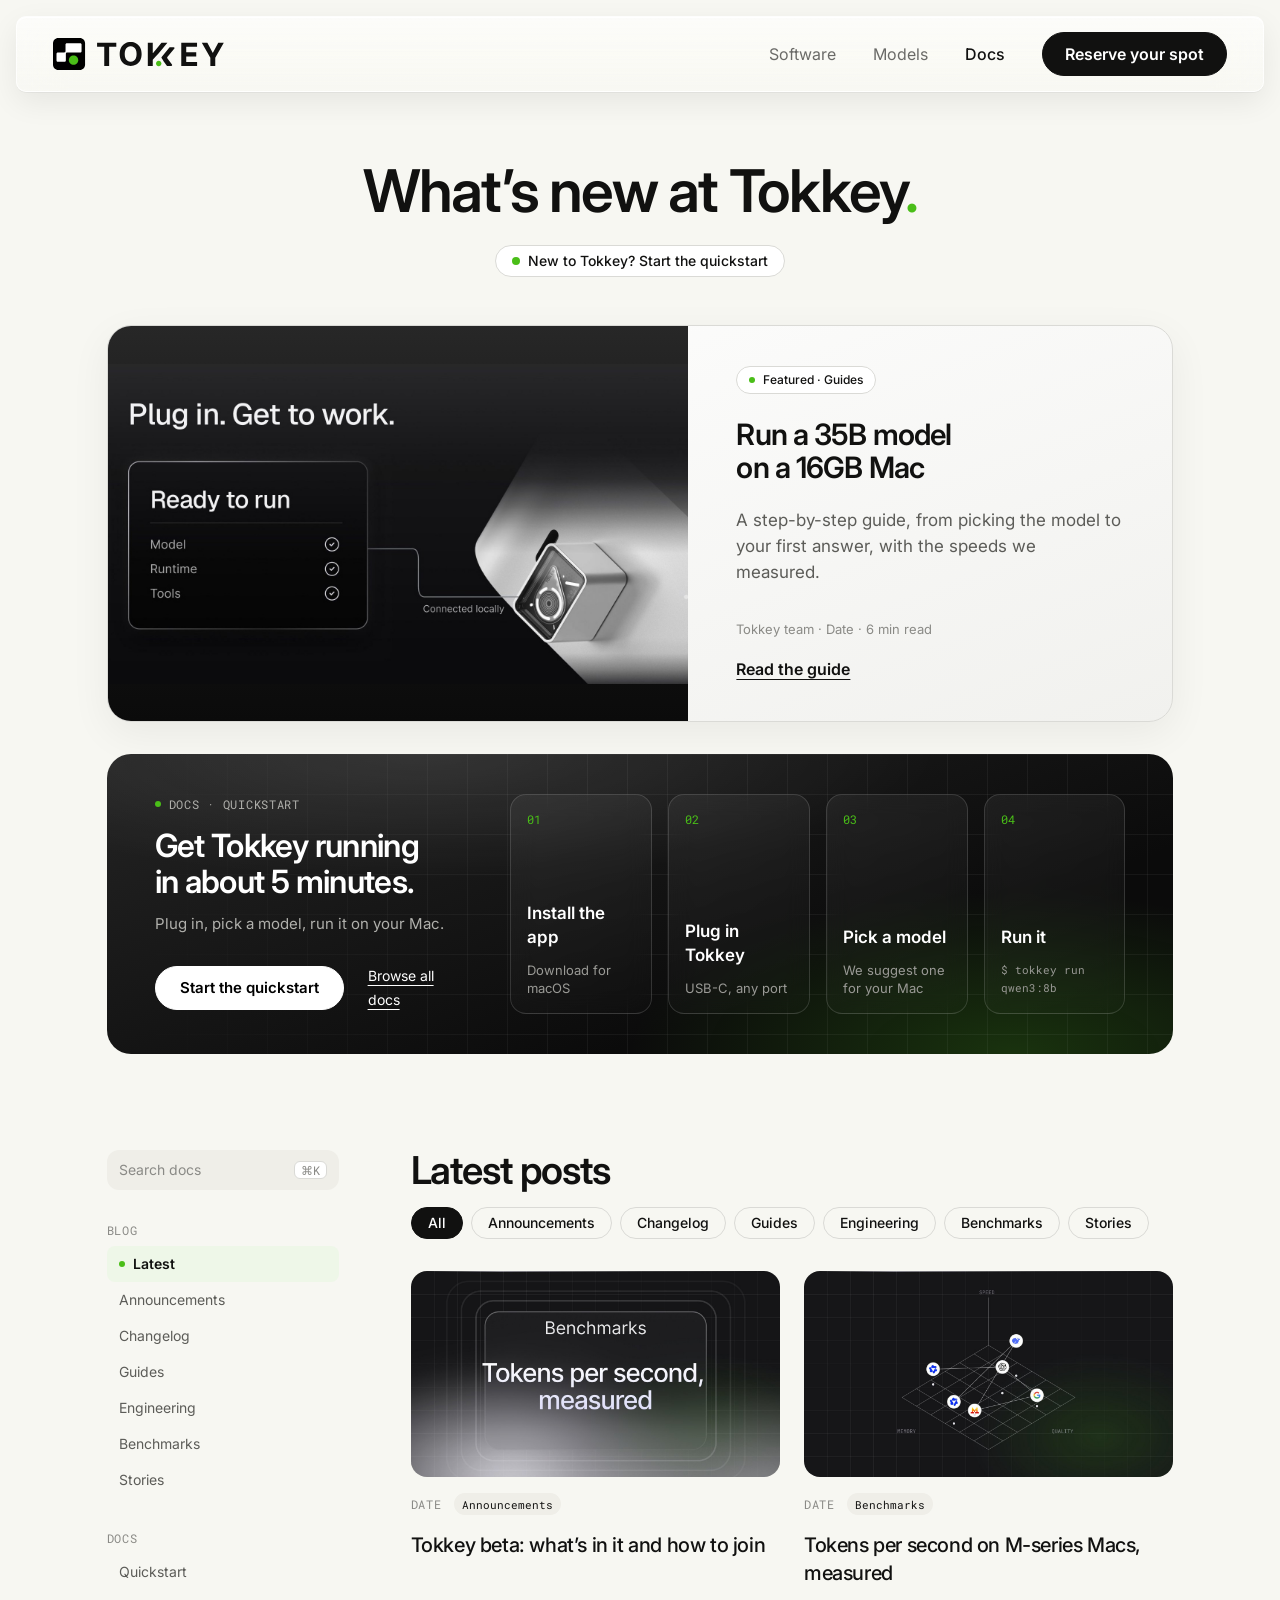
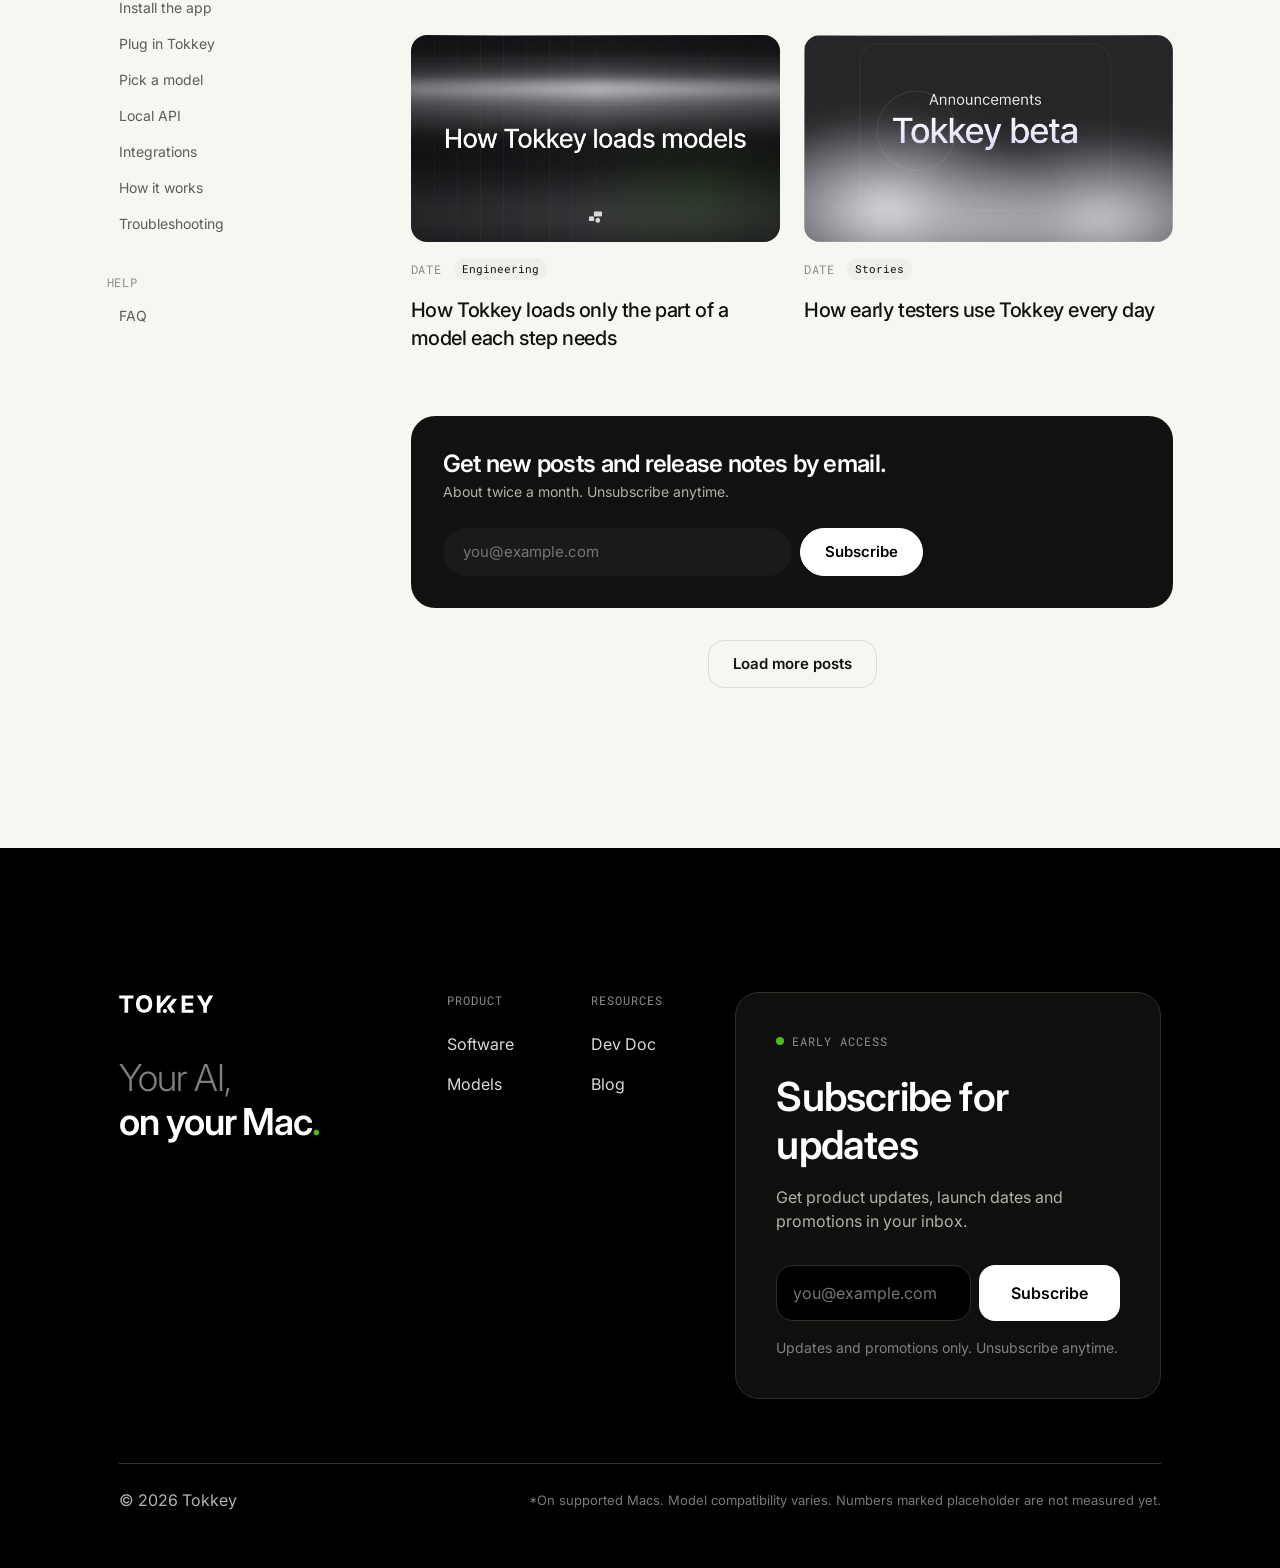
<file: blog.html>
<!doctype html><html lang="en"><head><meta charset="utf-8"><meta name="viewport" content="width=device-width,initial-scale=1,viewport-fit=cover">
<title>Blog and Docs · Tokkey</title><meta name="description" content="What's new at Tokkey: guides, engineering notes, benchmarks and docs.">
<link rel="preconnect" href="https://fonts.googleapis.com"><link rel="preconnect" href="https://fonts.gstatic.com" crossorigin>
<link href="https://fonts.googleapis.com/css2?family=Inter:wght@400;500;600;700&family=Roboto+Mono:wght@400&display=swap" rel="stylesheet">
<link rel="stylesheet" href="assets/site.css"><link rel="stylesheet" href="assets/docs.css">
</head>
<body data-page="docs">
<main class="wrap">
  <header class="d-top">
    <h1 class="h1">What’s new at Tokkey<span class="dot">.</span></h1>
    <a class="pill" href="devdoc.html"><i></i>New to Tokkey? Start the quickstart</a>
  </header>

  <a class="feat" href="post.html" aria-label="Featured: Run a 35B model on a 16GB Mac">
    <div class="fimg"><img src="assets/blog/featured.jpg" alt="Plug in. Get to work. Tokkey ready to run, connected locally to a Mac." width="1616" height="916"></div>
    <div class="ftxt">
      <span class="fpill"><i></i>Featured · Guides</span>
      <h2>Run a 35B model <br>on a 16GB Mac</h2>
      <p>A step-by-step guide, from picking the model to your first answer, with the speeds we measured.</p>
      <div class="meta">Tokkey team · Date · 6 min read</div>
      <span class="rd">Read the guide</span>
    </div>
  </a>

  <section class="qsband" aria-label="Docs quickstart">
    <div class="qtx"><div class="label"><i></i>DOCS · QUICKSTART</div><h2>Get Tokkey running <br>in about 5 minutes.</h2><p>Plug in, pick a model, run it on your Mac.</p>
      <div class="qa"><a class="btn white" href="devdoc.html">Start the quickstart</a><a class="ul" href="devdoc.html">Browse all docs</a></div></div>
    <ol class="qsteps">
      <li><span>01</span><b>Install the app</b><small>Download for macOS</small></li>
      <li><span>02</span><b>Plug in Tokkey</b><small>USB-C, any port</small></li>
      <li><span>03</span><b>Pick a model</b><small>We suggest one for your Mac</small></li>
      <li><span>04</span><b>Run it</b><small class="m">$ tokkey run qwen3:8b</small></li>
    </ol>
  </section>

  <div class="d-body">
    <aside class="side" data-side="latest"></aside>
    <section aria-labelledby="latestH">
      <div class="switch" role="group" aria-label="Section"><a class="on" href="blog.html">Blog</a><button data-open-docs>Docs</button></div>
      <div class="list-h"><h2 class="h2" id="latestH">Latest posts</h2>
        <div class="chips" id="tabs" role="group" aria-label="Filter posts"></div></div>
      <div class="posts" id="posts"></div>
      <div class="nl" style="margin-top:64px"><div><h3>Get new posts and release notes by email.</h3><p>About twice a month. Unsubscribe anytime.</p></div>
        <form onsubmit="event.preventDefault();this.querySelector('button').textContent='Subscribed'"><input type="email" placeholder="you@example.com" aria-label="Email" required><button class="btn white">Subscribe</button></form></div><div style="display:flex;justify-content:center;margin-top:32px"><button class="btn ghost" id="more">Load more posts</button></div>
      
    </section>
  </div>
</main>
<script src="assets/site.js"></script><script src="assets/hero-amb.js"></script>
<script>
(function(){
  const P=[
    ['announcements','beta','Announcements','Tokkey beta: what’s in it and how to join'],
    ['benchmarks','bench','Benchmarks','Tokens per second on M-series Macs, measured'],
    ['engineering','eng','Engineering','How Tokkey loads only the part of a model each step needs'],
    ['stories','stories','Stories','How early testers use Tokkey every day']
  ];
  const TABS=[['all','All'],['announcements','Announcements'],['changelog','Changelog'],['guides','Guides'],['engineering','Engineering'],['benchmarks','Benchmarks'],['stories','Stories']];
  let cat=(location.hash||'#all').slice(1),n=4;
  const tabs=document.getElementById('tabs'),posts=document.getElementById('posts'),more=document.getElementById('more');
  tabs.innerHTML=TABS.map(t=>'<button class="pill" data-c="'+t[0]+'">'+t[1]+'</button>').join('');
  function draw(){
    tabs.querySelectorAll('.pill').forEach(b=>b.classList.toggle('on',b.dataset.c===cat));
    const list=P.filter(p=>cat==='all'||p[0]===cat);
    posts.innerHTML=list.slice(0,n).map(p=>'<a class="post" href="post.html"><div class="pimg"><img src="assets/blog/'+p[1]+'.jpg" alt="" width="1280" height="715" loading="lazy"></div><div class="meta"><span class="label">Date</span><span class="tag">'+p[2]+'</span></div><h3>'+p[3]+'</h3></a>').join('')||'<p class="muted">No posts here yet.</p>';
    more.parentElement.hidden=list.length<=n;
  }
  tabs.onclick=e=>{const b=e.target.closest('button');if(!b)return;cat=b.dataset.c;n=4;history.replaceState(null,'','#'+cat);draw()};
  more.onclick=()=>{n+=4;draw()};
  addEventListener('hashchange',()=>{cat=location.hash.slice(1)||'all';draw()});
  draw();
})();
</script>
<script src="assets/docs.js"></script>
</body></html>
</file>
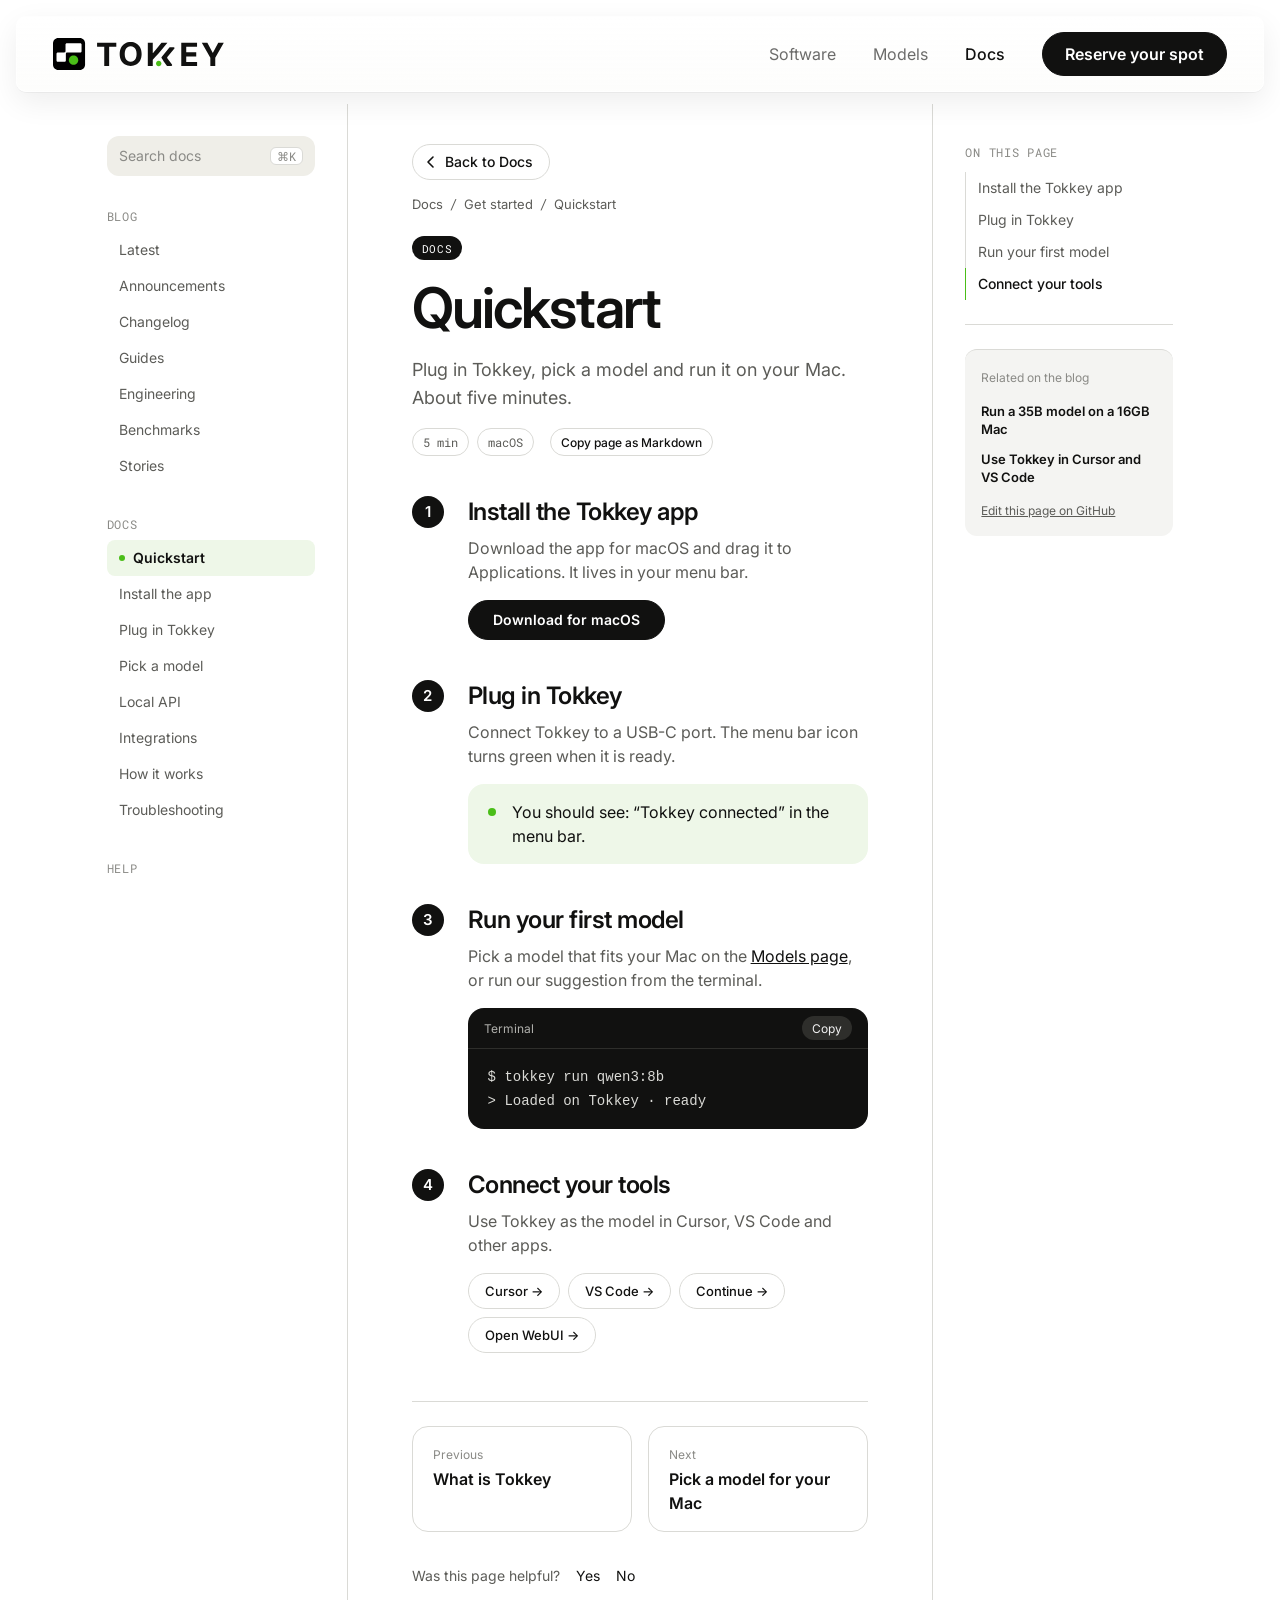
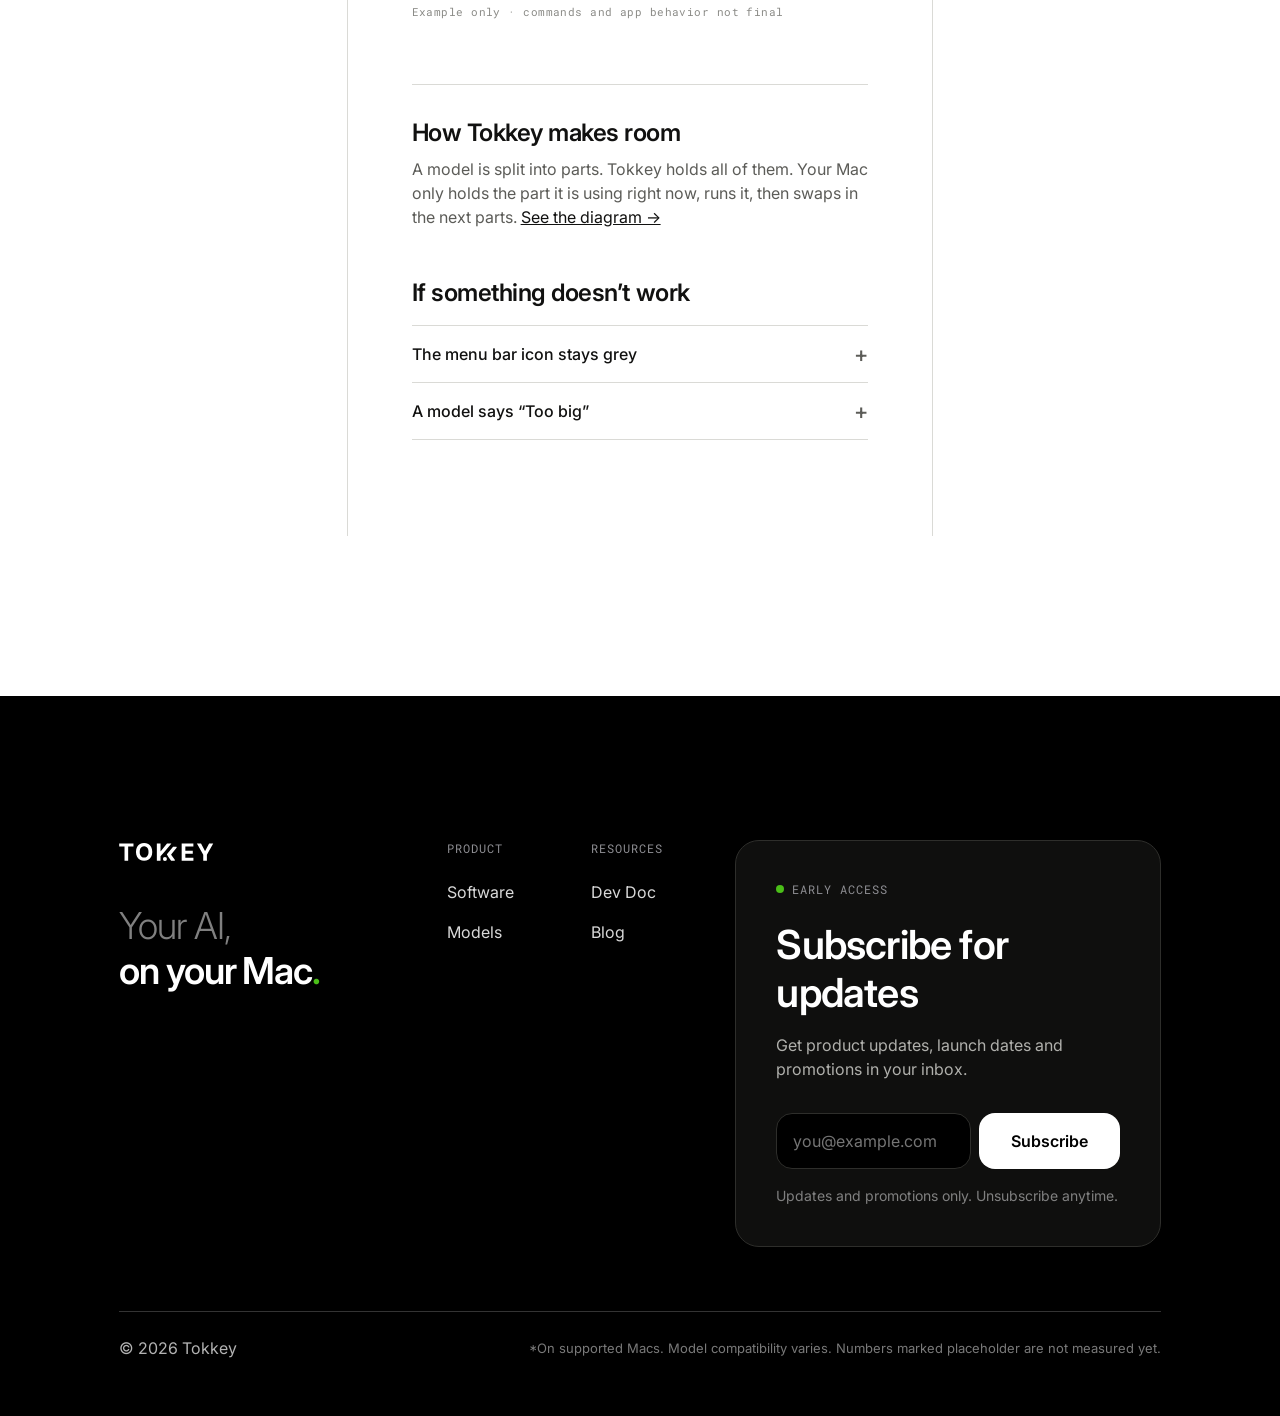
<file: devdoc.html>
<!doctype html><html lang="en"><head><meta charset="utf-8"><meta name="viewport" content="width=device-width,initial-scale=1,viewport-fit=cover">
<title>Quickstart · Tokkey Docs</title><meta name="description" content="Plug in Tokkey, pick a model and run it on your Mac. About five minutes.">
<link rel="preconnect" href="https://fonts.googleapis.com"><link rel="preconnect" href="https://fonts.gstatic.com" crossorigin>
<link href="https://fonts.googleapis.com/css2?family=Inter:wght@400;500;600;700&family=Roboto+Mono:wght@400&display=swap" rel="stylesheet">
<link rel="stylesheet" href="assets/site.css"><link rel="stylesheet" href="assets/docs.css">
<style>html{background:#fff}</style>
</head>
<body data-page="docs" class="docpage">
<div class="wrap">
  <div class="d-body three">
    <aside class="side" data-side="quickstart"></aside>
    <main class="doc">
      <a class="backb" href="blog.html"><svg width="16" height="16" viewBox="0 0 16 16" aria-hidden="true"><path d="M10 3L5 8l5 5" fill="none" stroke="currentColor" stroke-width="1.6" stroke-linecap="round" stroke-linejoin="round"/></svg>Back to Docs</a>
      <button class="docbar" data-open-docs><span>Get started&nbsp;&nbsp;/&nbsp;&nbsp;Quickstart</span><span aria-hidden="true">▾</span></button>
      <nav class="crumb" aria-label="Breadcrumb"><a href="blog.html">Docs</a><i></i><span>Get started</span><i></i><b>Quickstart</b></nav>
      <span class="dtag">DOCS</span>
      <h1>Quickstart</h1>
      <p class="sub">Plug in Tokkey, pick a model and run it on your Mac. About five minutes.</p>
      <div class="dmeta"><span class="m">5 min</span><span class="m">macOS</span><button class="m" id="cpMd">Copy page as Markdown</button></div>
      <details class="toc otp-m"><summary>On this page</summary><ol><li><a href="#install">Install the Tokkey app</a></li><li><a href="#plug">Plug in Tokkey</a></li><li><a href="#run">Run your first model</a></li><li><a href="#tools">Connect your tools</a></li></ol></details>

      <section class="stp" data-n="1" id="install"><h2>Install the Tokkey app</h2><p>Download the app for macOS and drag it to Applications. It lives in your menu bar.</p><a class="btn" href="#">Download for macOS</a></section>
      <section class="stp" data-n="2" id="plug"><h2>Plug in Tokkey</h2><p>Connect Tokkey to a USB-C port. The menu bar icon turns green when it is ready.</p><div class="call"><i></i><span>You should see: “Tokkey connected” in the menu bar.</span></div></section>
      <section class="stp" data-n="3" id="run"><h2>Run your first model</h2><p>Pick a model that fits your Mac on the <a href="models.html" style="text-decoration:underline;color:var(--ink)">Models page</a>, or run our suggestion from the terminal.</p><div class="code"><div class="bar">Terminal<button>Copy</button></div><pre>$ tokkey run qwen3:8b
&gt; Loaded on Tokkey · ready</pre></div></section>
      <section class="stp" data-n="4" id="tools"><h2>Connect your tools</h2><p>Use Tokkey as the model in Cursor, VS Code and other apps.</p><div class="chips"><a class="pill" href="#">Cursor →</a><a class="pill" href="#">VS Code →</a><a class="pill" href="#">Continue →</a><a class="pill" href="#">Open WebUI →</a></div></section>

      <div class="pn"><a href="blog.html"><small>Previous</small><b>What is Tokkey</b></a><a href="models.html"><small>Next</small><b>Pick a model for your Mac</b></a></div>
      <div class="help">Was this page helpful? <button onclick="this.parentElement.textContent='Thanks for the feedback.'">Yes</button><button onclick="this.parentElement.textContent='Thanks. Tell us what was missing on the Community page.'">No</button></div>
      <p class="ph" style="margin-top:16px">Example only · commands and app behavior not final</p>

      <section id="technology" style="margin-top:64px;padding-top:32px;border-top:1px solid var(--hair)"><h2 class="h3">How Tokkey makes room</h2><p class="muted" style="margin-top:8px">A model is split into parts. Tokkey holds all of them. Your Mac only holds the part it is using right now, runs it, then swaps in the next parts. <a href="models.html#technology" style="text-decoration:underline;color:var(--ink)">See the diagram →</a></p></section>
      <section id="help" style="margin-top:48px"><h2 class="h3">If something doesn’t work</h2>
        <details class="toc" style="margin-top:16px"><summary>The menu bar icon stays grey</summary><p class="muted" style="padding-bottom:16px">Try another USB-C port and make sure the cable carries data. Then quit and reopen the app.</p></details>
        <details class="toc" style="margin-top:0;border-top:0"><summary>A model says “Too big”</summary><p class="muted" style="padding-bottom:16px">Pick the 4-bit size, or a smaller model. The Models page shows what fits your Mac with Tokkey attached.</p></details>
      </section>
    </main>
    <aside class="otp" aria-label="On this page">
      <div><h5>ON THIS PAGE</h5>
      <a href="#install" class="on">Install the Tokkey app</a><a href="#plug">Plug in Tokkey</a><a href="#run">Run your first model</a><a href="#tools">Connect your tools</a></div>
      <div class="rel2"><small>Related on the blog</small><a href="post.html">Run a 35B model on a 16GB Mac</a><a href="blog.html#guides">Use Tokkey in Cursor and VS Code</a><a class="gh" href="#">Edit this page on GitHub</a></div>
    </aside>
  </div>
</div>
<script src="assets/site.js"></script><script src="assets/hero-amb.js"></script>
<script src="assets/docs.js"></script>
<script>
(function(){document.getElementById('cpMd').onclick=function(){navigator.clipboard&&navigator.clipboard.writeText(document.querySelector('main').innerText);this.textContent='Copied'};
const ls=[...document.querySelectorAll('.otp a[href^="#"]')].filter(a=>a.getAttribute('href').length>1);const io=new IntersectionObserver(es=>es.forEach(e=>{if(e.isIntersecting){ls.forEach(a=>a.classList.toggle('on',a.getAttribute('href')==='#'+e.target.id))}}),{rootMargin:'-20% 0px -70% 0px'});['install','plug','run','tools'].forEach(id=>io.observe(document.getElementById(id)));})();
</script>
</body></html>
</file>
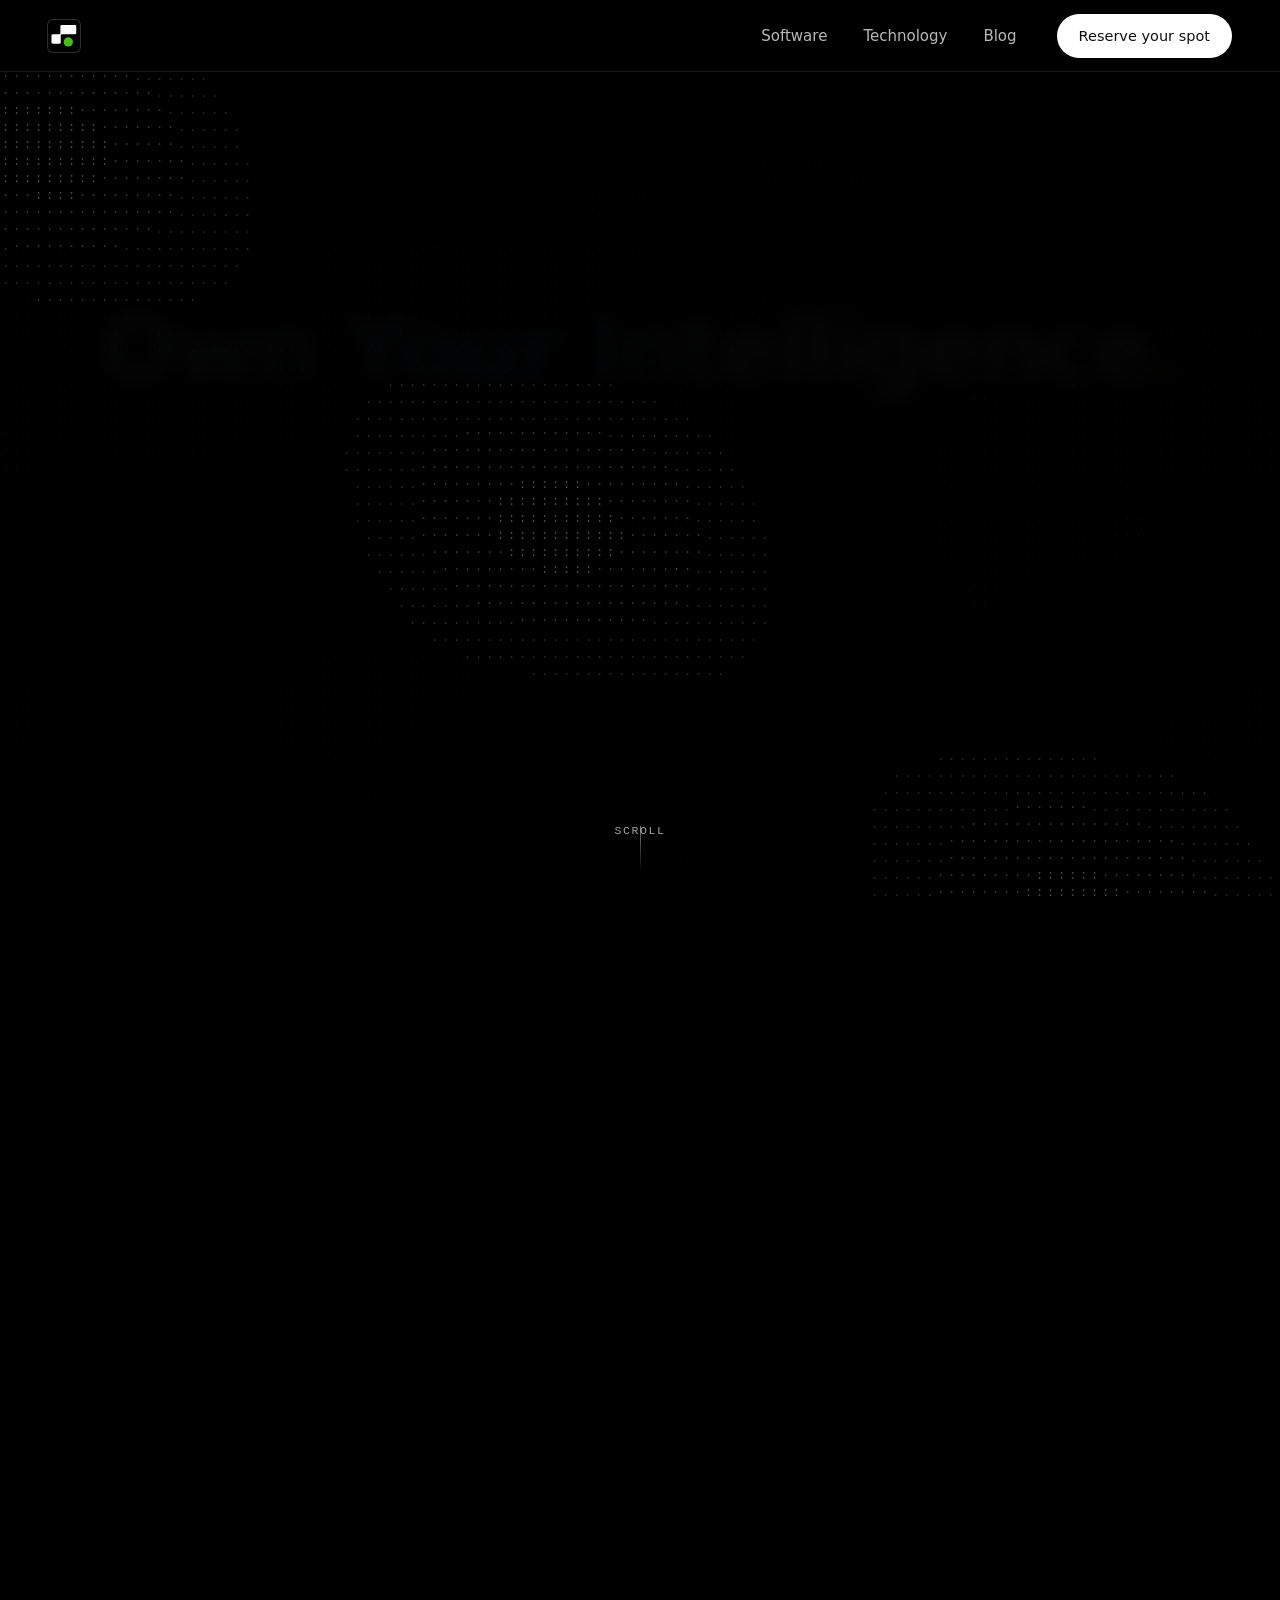
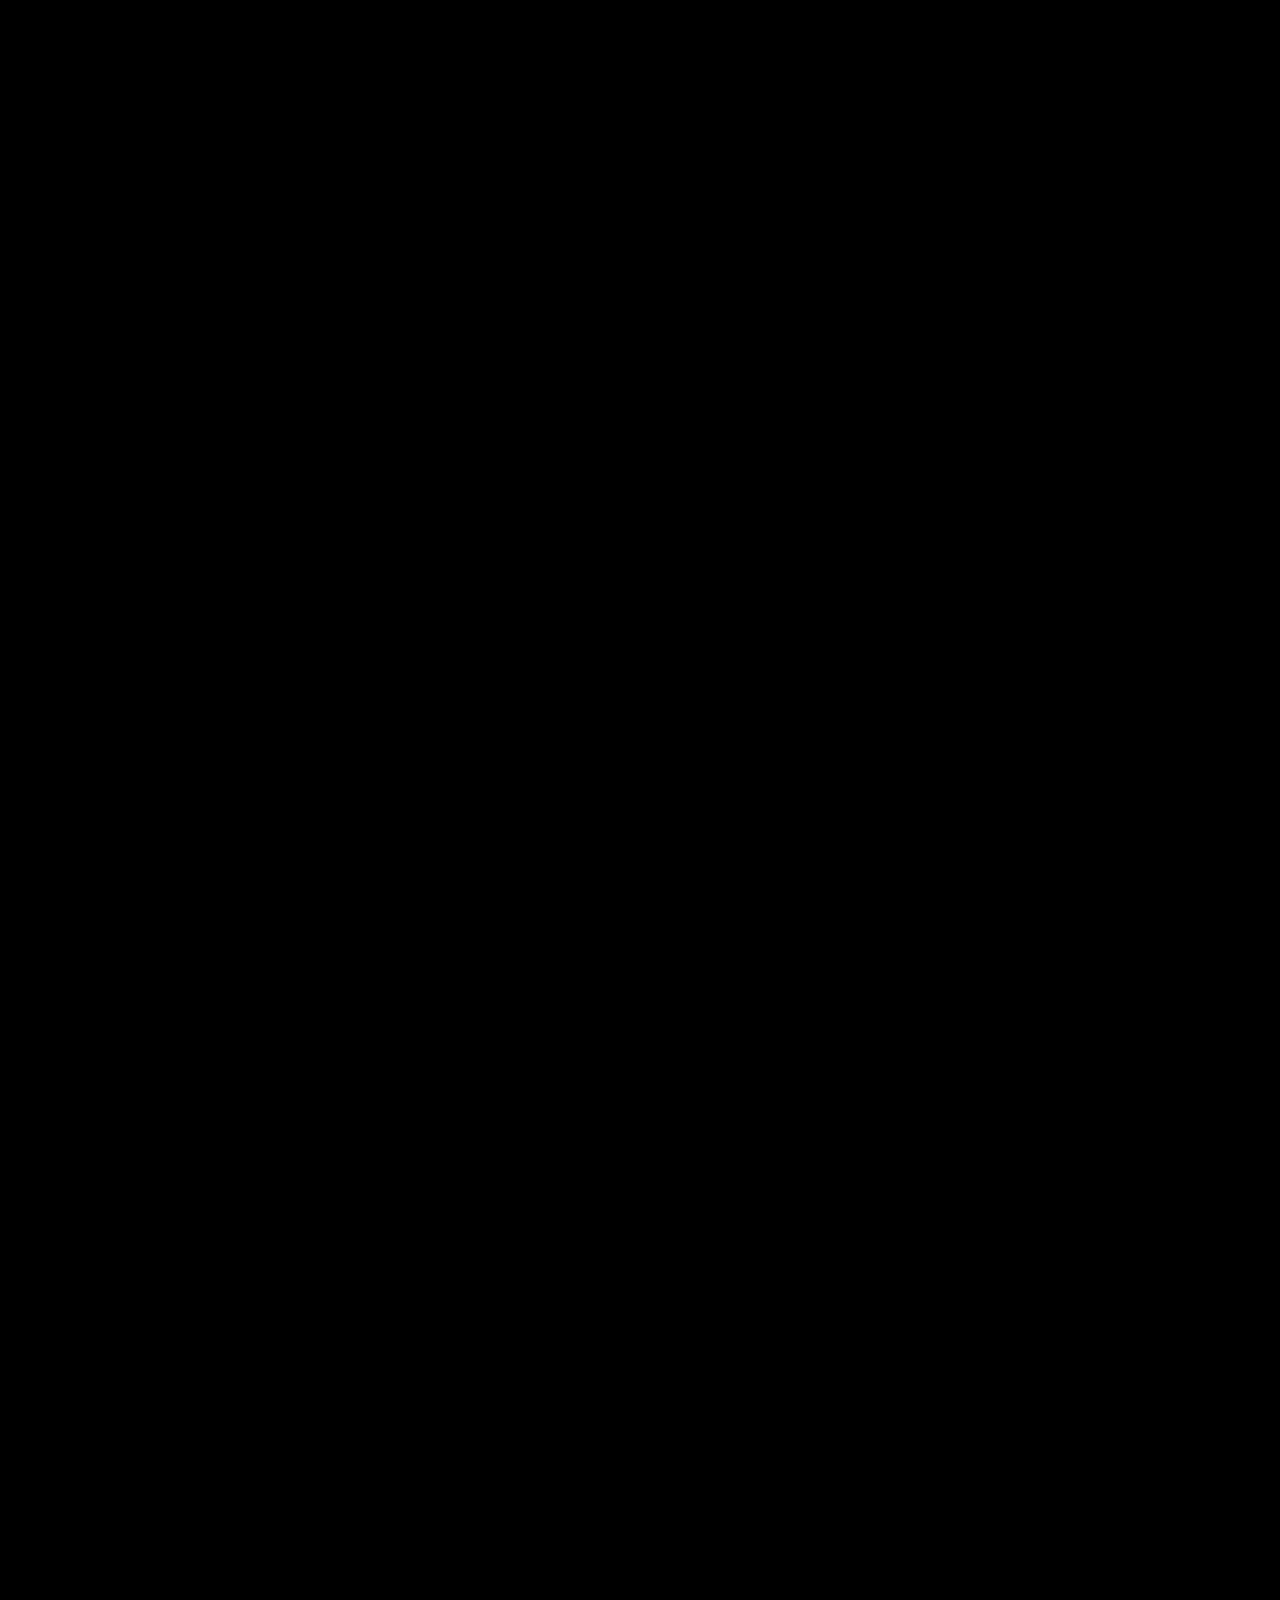
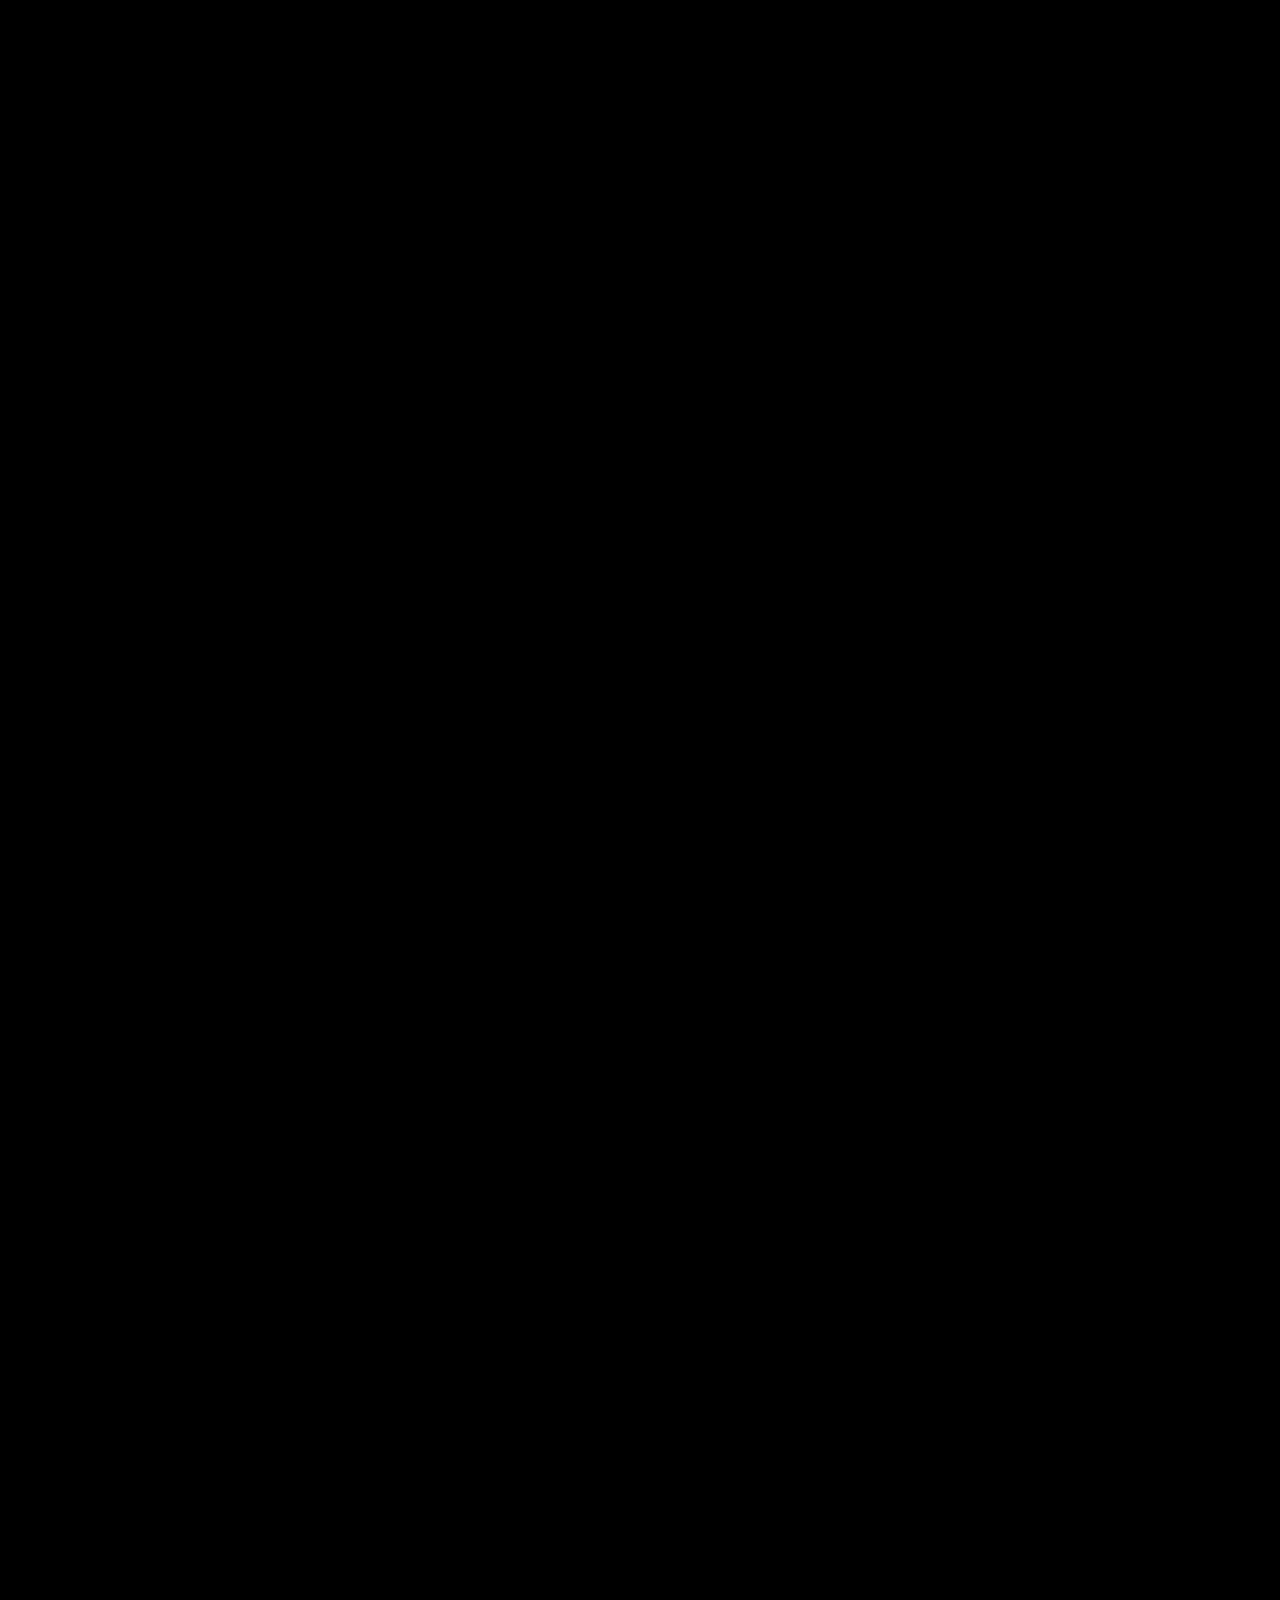
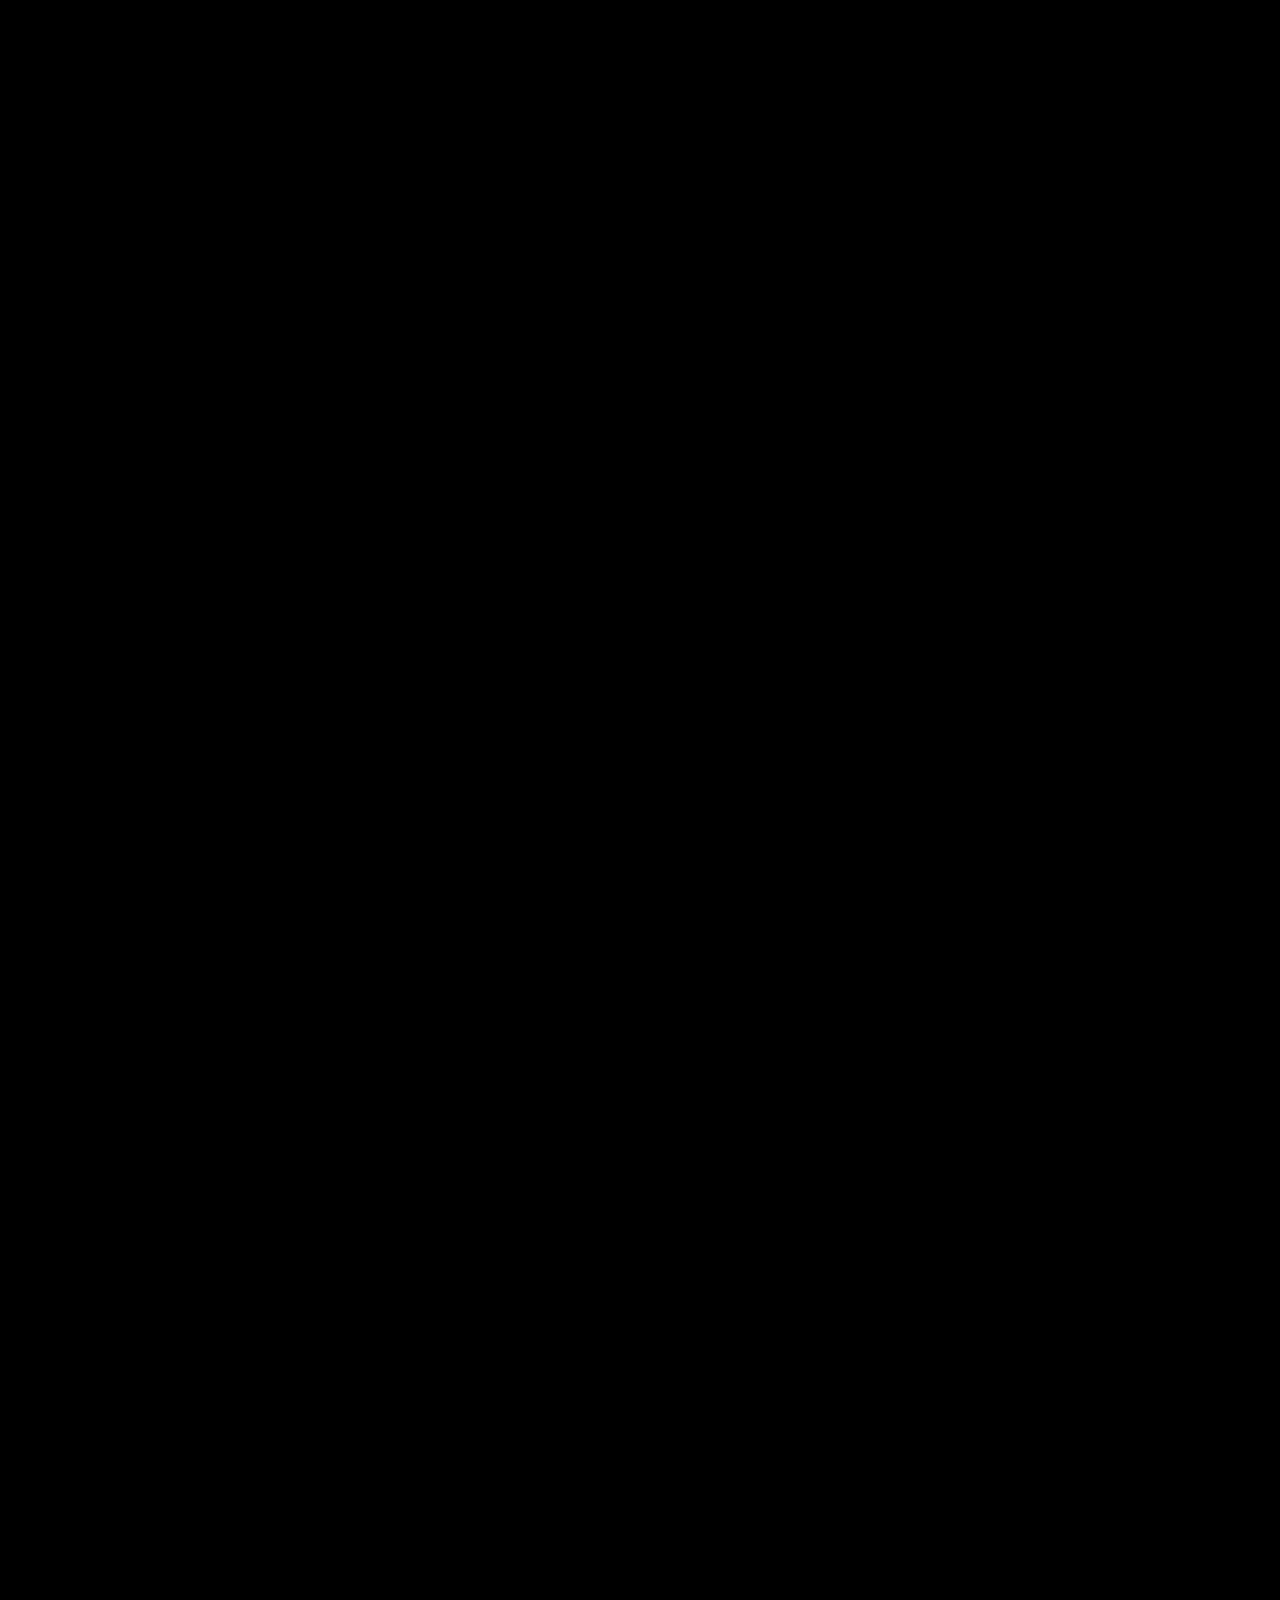
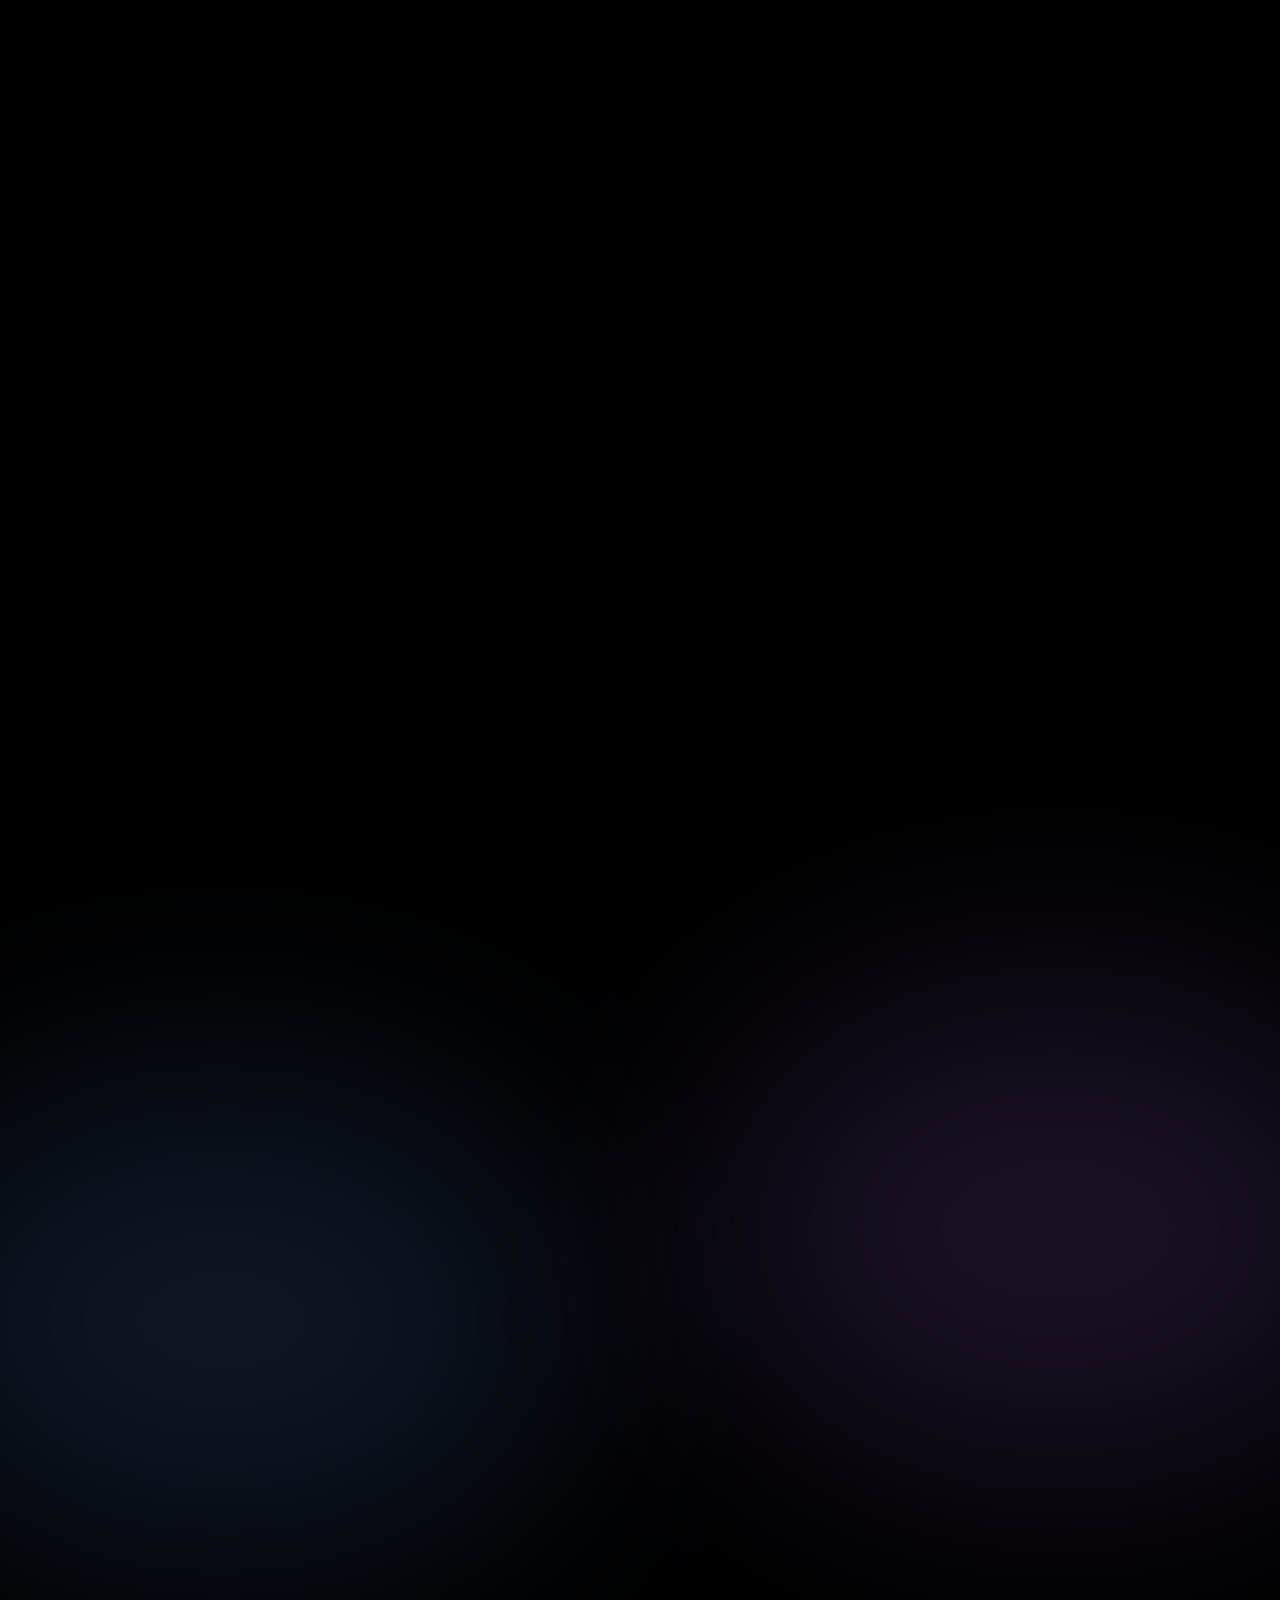
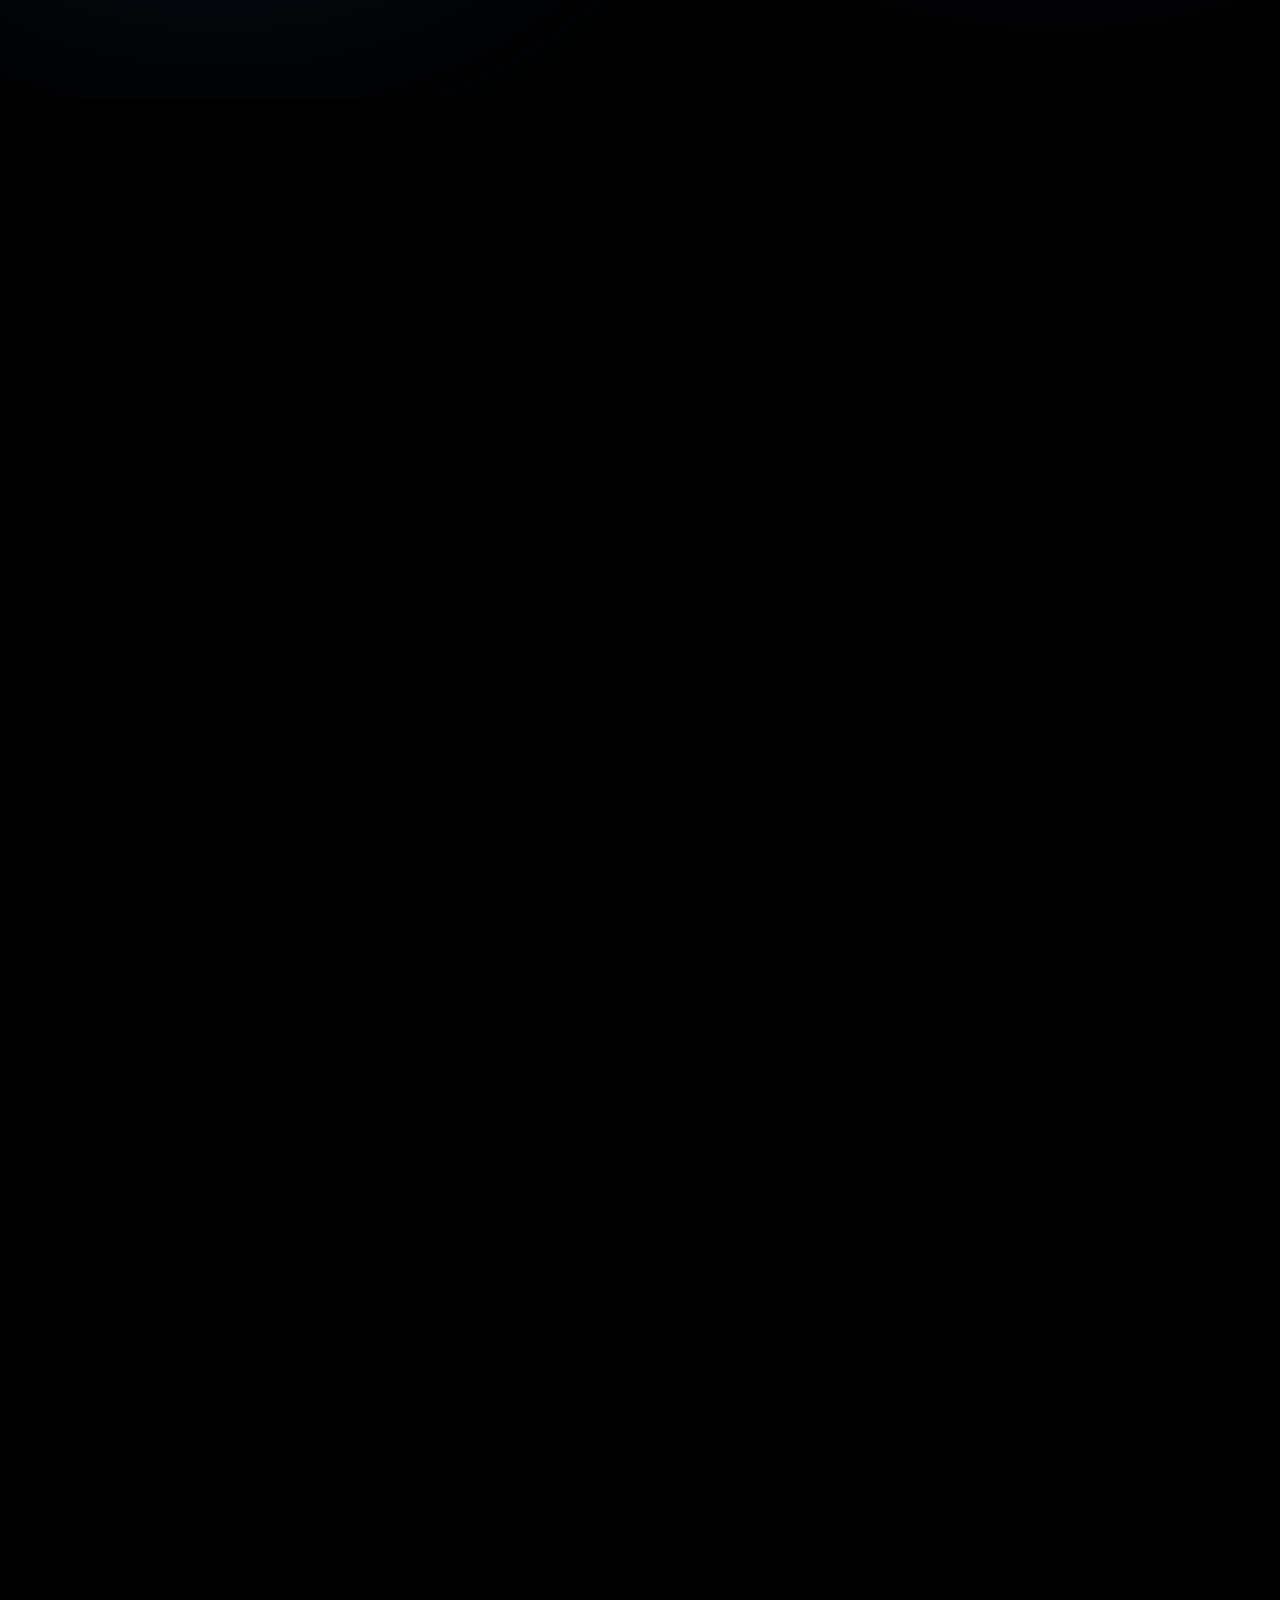
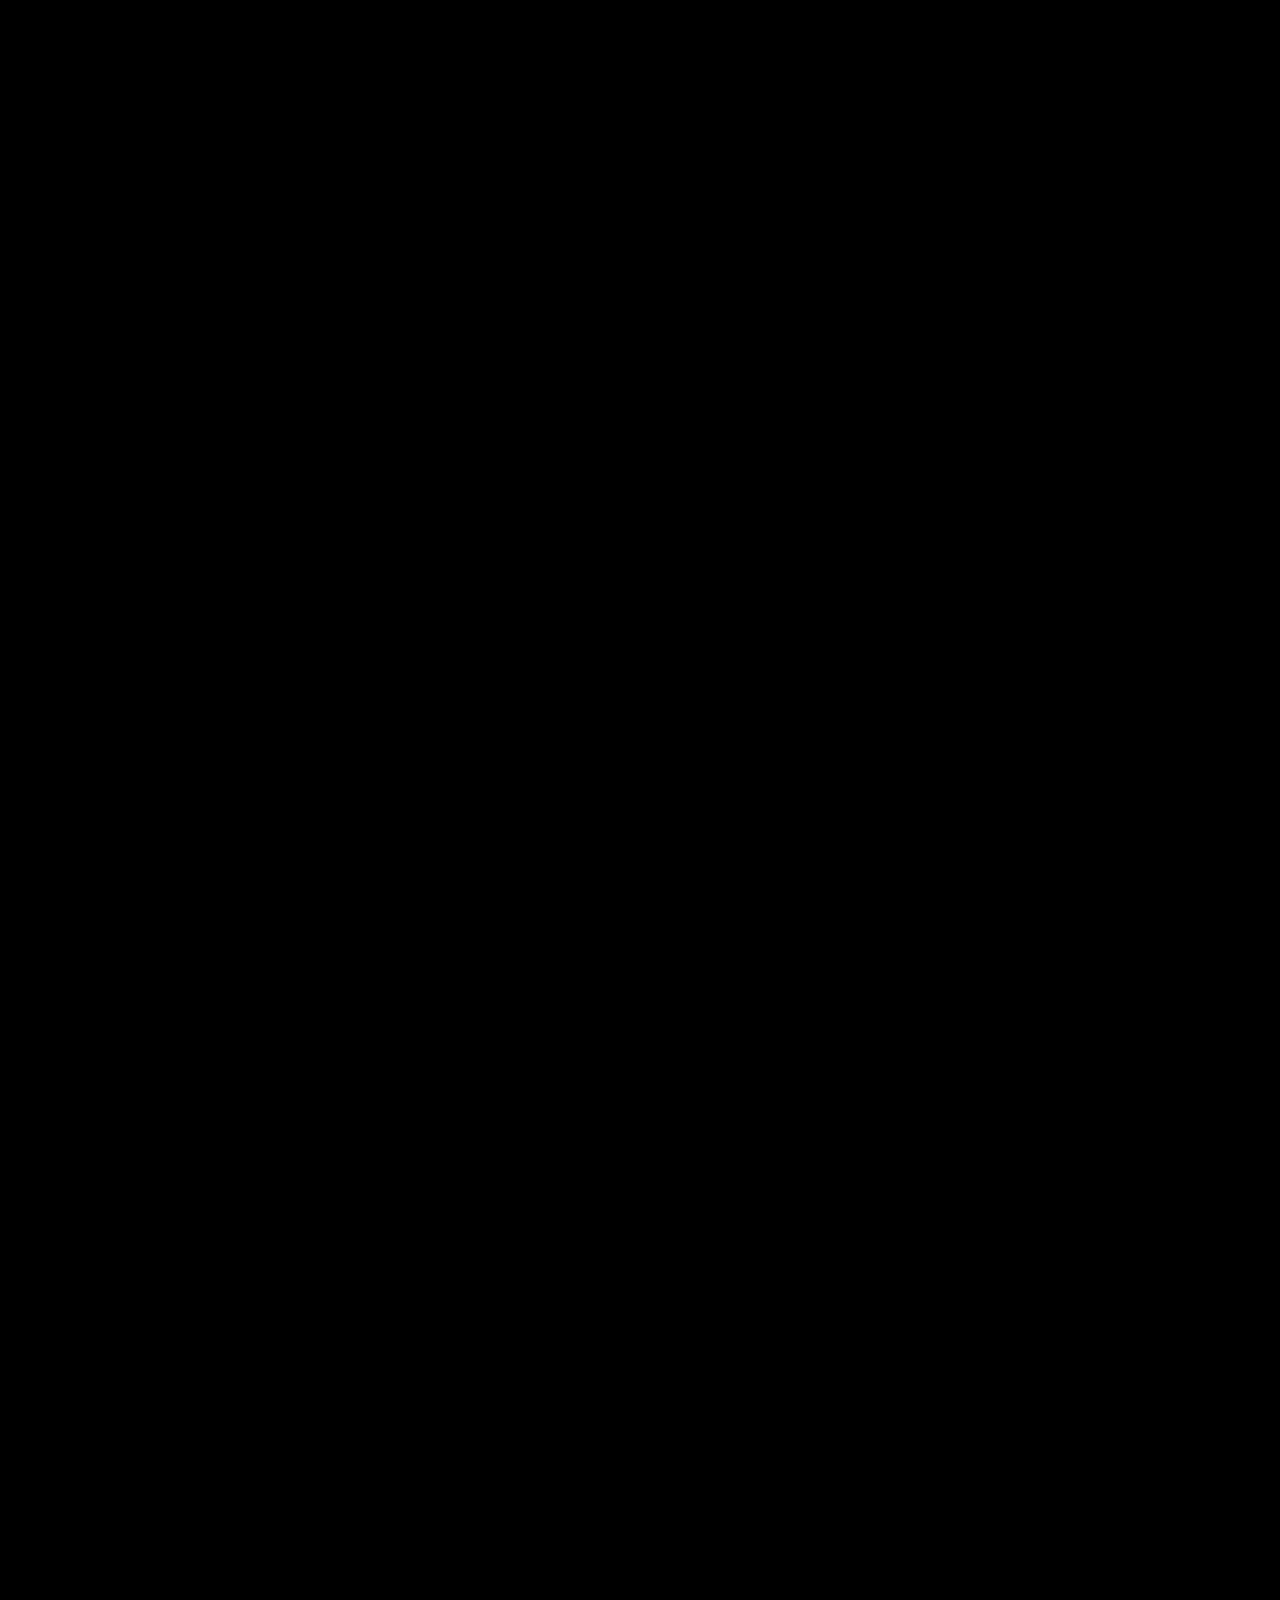
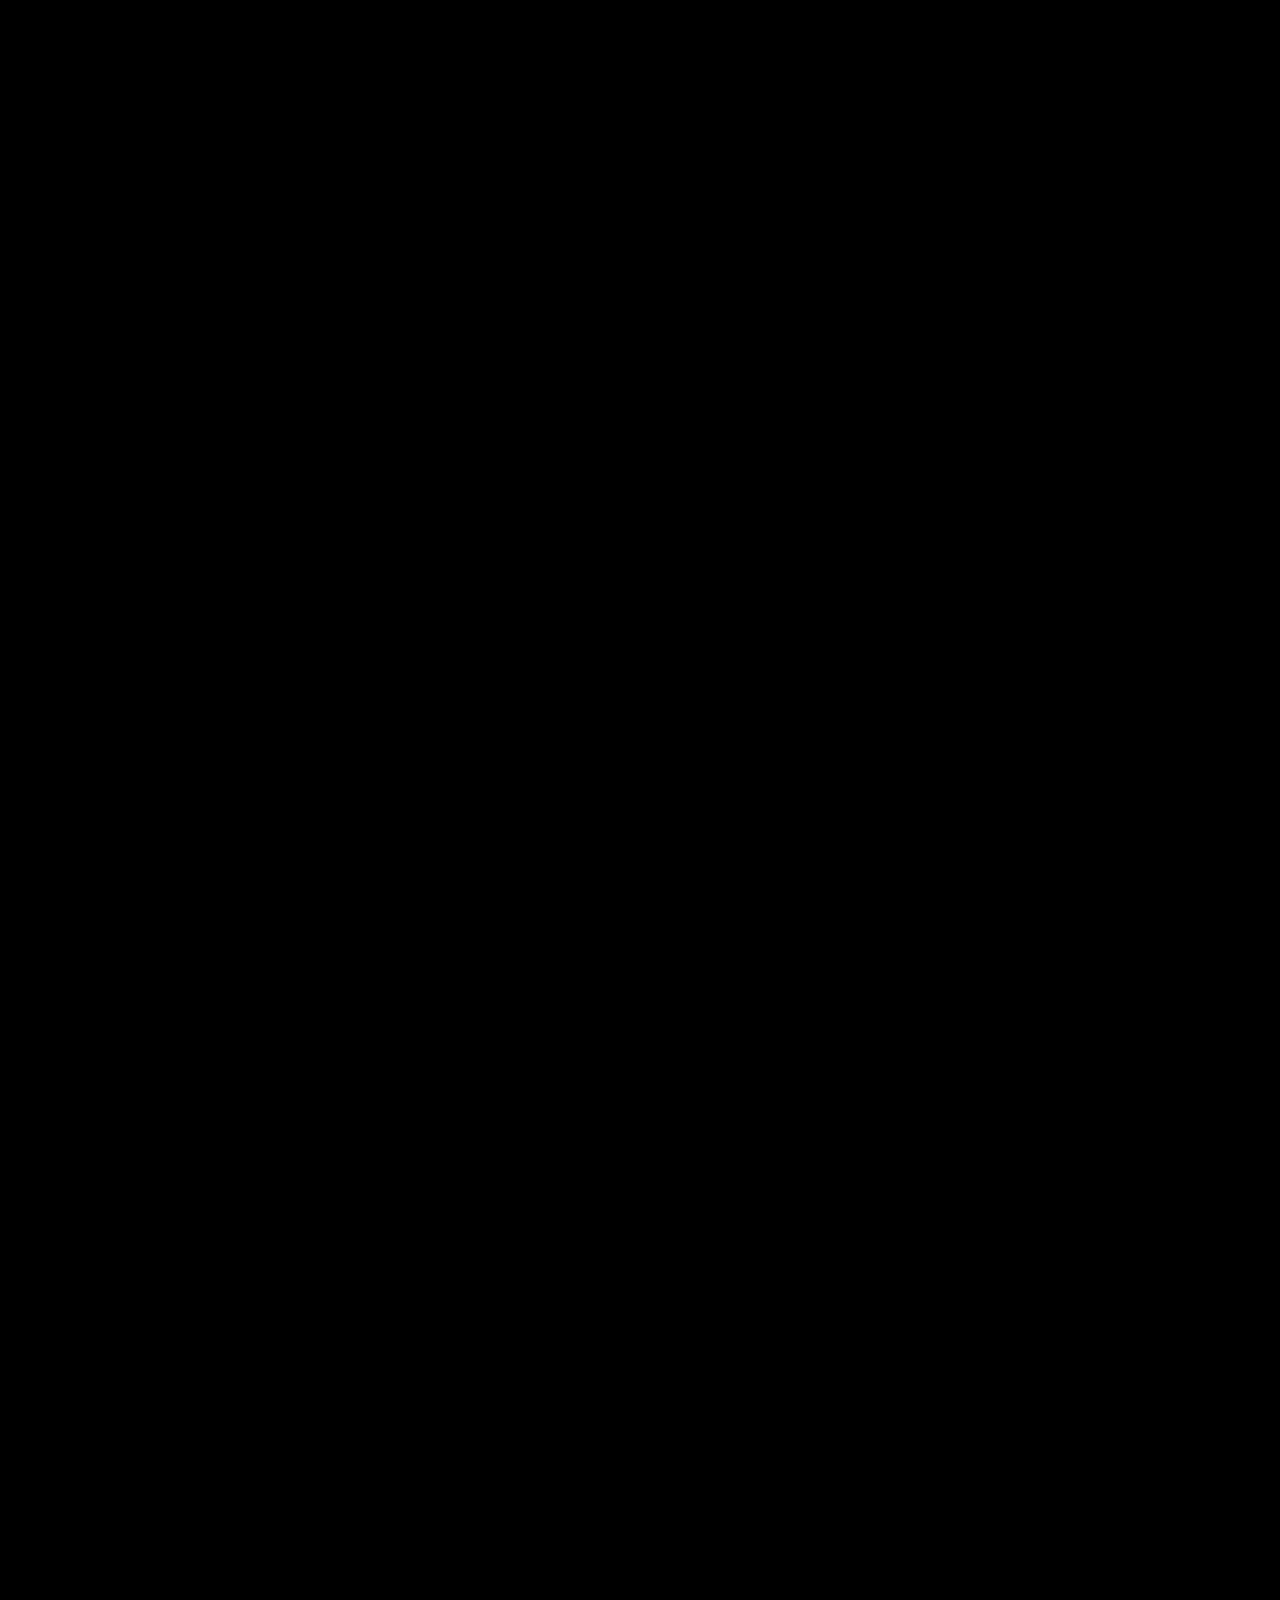
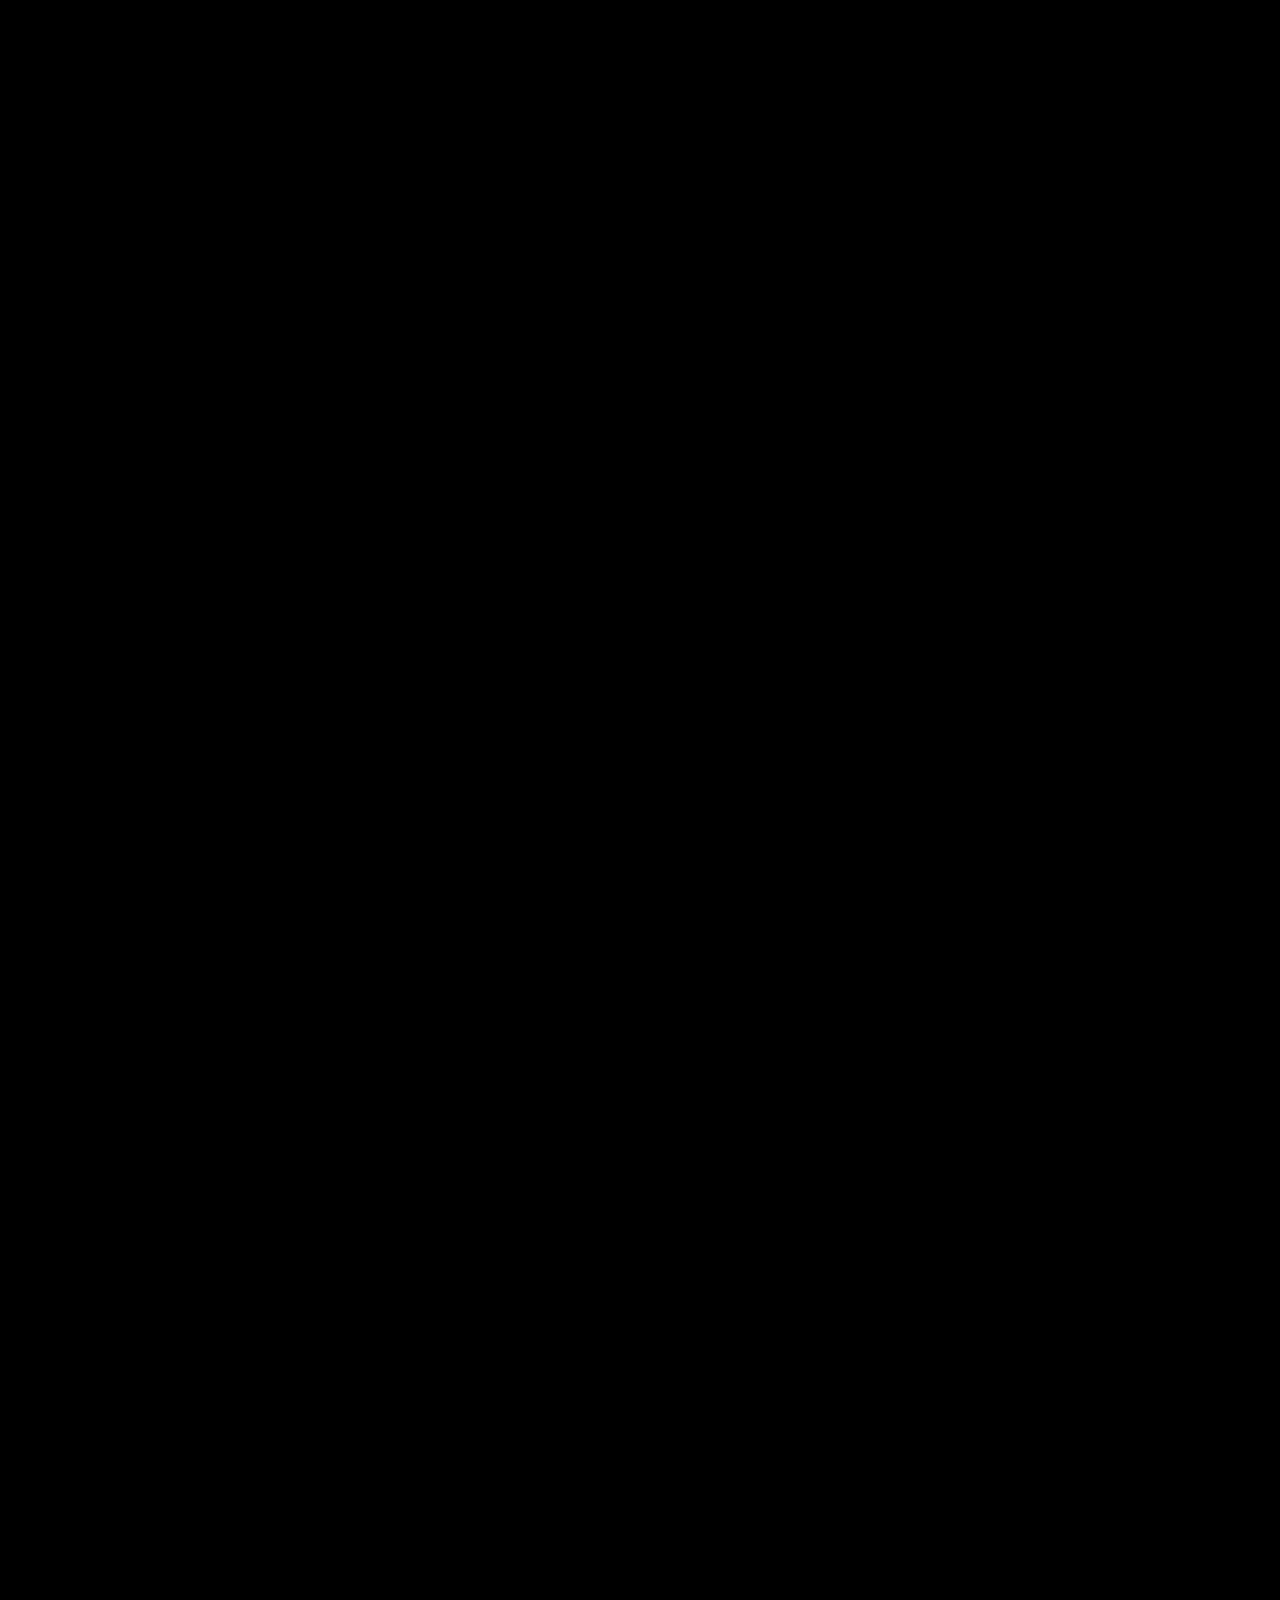
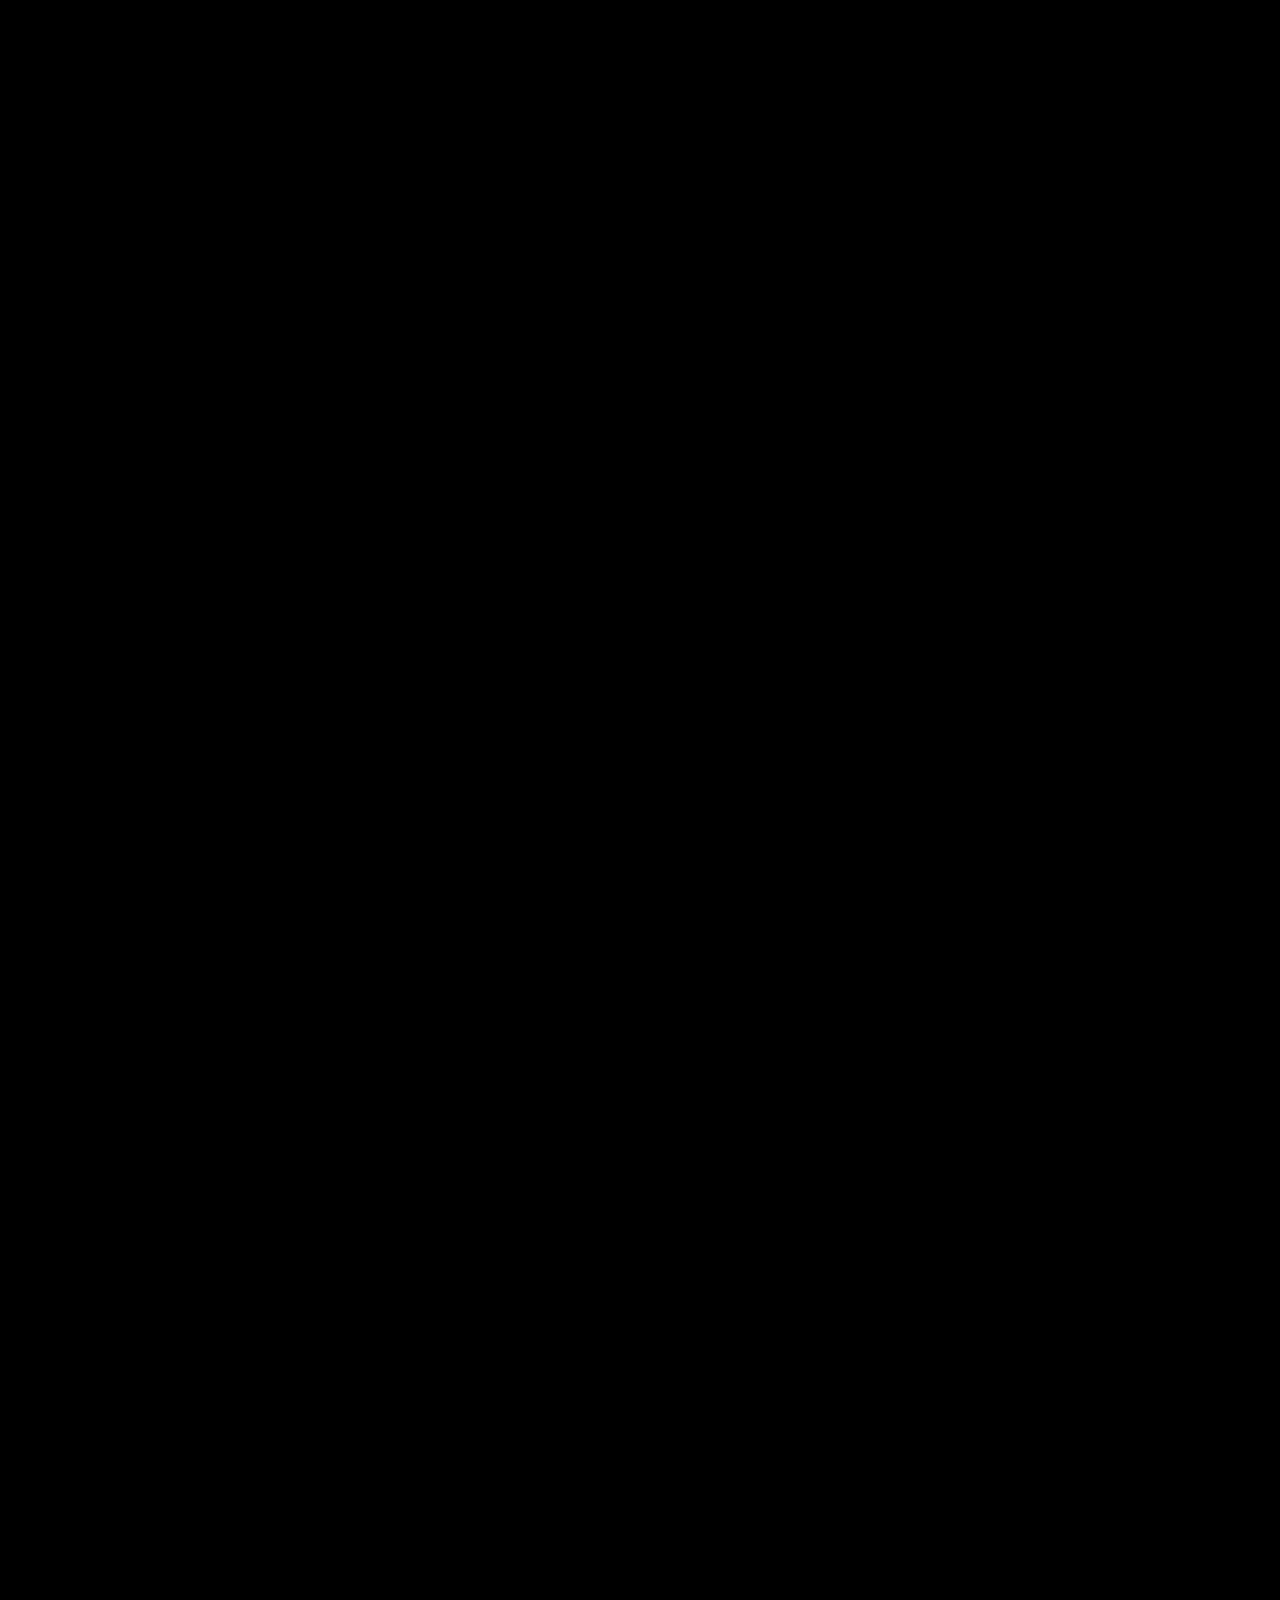
<file: index.gradient.html>
<!doctype html><html><head><meta charset=utf8><meta name=viewport content="width=device-width,initial-scale=1"><style>:root{color-scheme:light}body{margin:0;padding:0;font:14px -apple-system,BlinkMacSystemFont,sans-serif;background:#fff;color:#000}img{max-width:100%}[hidden]:not([hidden=until-found i]){display:none!important}</style></head><body>
<!doctype html><html lang="en"><head><meta charset="utf-8"><script src="config.js"></script><meta name="viewport" content="width=device-width,initial-scale=1">
<script type="importmap">{"imports":{"three":"./vendor/three/build/three.module.js","three/addons/":"./vendor/three/examples/jsm/"}}</script>
<title>Tokkey — Own your intelligence</title>
<link href="https://fonts.googleapis.com/css2?family=Inter:wght@300;400;500;600;700&display=swap" rel="stylesheet">
<style>
@font-face{font-family:'Commit Mono';src:url('fonts/CommitMono-400-Regular.otf') format('opentype');font-weight:400;font-style:normal;font-display:swap}
@font-face{font-family:'Commit Mono';src:url('fonts/CommitMono-400-Italic.otf') format('opentype');font-weight:400;font-style:italic;font-display:swap}
@font-face{font-family:'Commit Mono';src:url('fonts/CommitMono-700-Regular.otf') format('opentype');font-weight:700;font-style:normal;font-display:swap}
@font-face{font-family:'Commit Mono';src:url('fonts/CommitMono-700-Italic.otf') format('opentype');font-weight:700;font-style:italic;font-display:swap}

:root{--g:#4ABE18;--gl:#C6F24E;--mu:#A1A1A6;--ai:linear-gradient(100deg,#FF9A62 0%,#FF5E9C 28%,#B678FF 55%,#5E9BFF 78%,#4FE3D4 100%);--mono:'Commit Mono',ui-monospace,monospace}
*{box-sizing:border-box;margin:0}html{background:#000;scroll-behavior:auto}
body{background:#000;color:#F5F5F7;font-family:Inter,system-ui,sans-serif;-webkit-font-smoothing:antialiased;overflow-x:hidden}
a{color:inherit;text-decoration:none}
nav{position:fixed;top:0;left:0;right:0;height:88px;padding:16px 48px 0;display:flex;align-items:center;z-index:60;color:#fff}
nav .logo{height:32px;width:32px;display:block}.logo-sym{border-radius:16.4%;box-shadow:0 0 0 1px #2E2E2B}nav ul{display:flex;gap:36px;list-style:none;margin-left:auto;margin-right:40px;font-size:15px}nav ul a{opacity:.72}nav ul a:hover{opacity:1}
.btn{display:inline-flex;align-items:center;gap:8px;height:44px;padding:0 22px;border-radius:99px;background:#fff;color:#111;font-weight:500;font-size:14.5px;border:0;cursor:pointer;font-family:inherit}
.btn.g{background:var(--gl);color:#13200A;box-shadow:0 0 50px rgba(198,242,78,.35)}
.btn.o{background:rgba(255,255,255,.1);color:#fff;border:1px solid rgba(255,255,255,.22);backdrop-filter:blur(20px)}
.ai{background:linear-gradient(95deg,#f3f7ff 0%,#bcd7ff 26%,#8fbfff 42%,#f6f9ff 62%,#ffffff 78%,#cfe2ff 100%);-webkit-background-clip:text;background-clip:text;color:transparent}
.gr{color:var(--gl)}
.mono{font:11.5px var(--mono);letter-spacing:.14em;text-transform:uppercase;color:var(--mu)}
.glass{background:linear-gradient(150deg,rgba(255,255,255,.12),rgba(255,255,255,.04));border:1px solid rgba(255,255,255,.16);backdrop-filter:blur(28px) saturate(1.4);-webkit-backdrop-filter:blur(28px) saturate(1.4);box-shadow:inset 0 1px 0 rgba(255,255,255,.2),0 30px 80px rgba(0,0,0,.5)}
.pin{position:relative}.st{position:sticky;top:0;height:100vh;overflow:hidden}
h1,h2{font-weight:600;letter-spacing:-.045em;line-height:1.02}
/* ---------- S1 + S2 ---------- */
#sx{height:900vh}
#A,#B{position:absolute;inset:0}
#A svg{position:absolute;inset:0;width:100%;height:100%}
#awrap{position:absolute;inset:0;will-change:transform}
.t1{position:absolute;left:0;right:0;top:36%;text-align:center;font-size:clamp(44px,7.6vw,128px);opacity:0;transform:translateY(24px);filter:blur(10px);will-change:opacity,transform}
.cap{position:absolute;left:0;right:0;bottom:7vh;text-align:center}
.heroin{position:absolute;left:0;right:0;top:15vh;text-align:center}
.heroin h1{font-size:clamp(18px,1.6vw,24px);font-weight:500;letter-spacing:-.01em;color:#d8d8dc}
.hint{position:absolute;left:50%;bottom:28px;transform:translateX(-50%);width:1px;height:46px;background:linear-gradient(#fff,transparent);opacity:.5;animation:hn 2s infinite}@keyframes hn{50%{transform:translateX(-50%) scaleY(.5)}}
#B{opacity:0}
#B .pers{position:absolute;inset:0;perspective:1700px;overflow:hidden}
.deck{position:absolute;left:50%;top:64%;width:1500px;height:900px;margin:-450px 0 0 -750px;transform:rotateX(56deg) rotateZ(-33deg);transform-style:preserve-3d;border-radius:46px;background:linear-gradient(135deg,#2b2b2e,#161618 60%);border:1px solid rgba(255,255,255,.13);box-shadow:0 0 0 2px #000,0 80px 140px rgba(0,0,0,.8)}
.keys{position:absolute;left:110px;top:70px;right:60px;height:520px;display:grid;grid-template-columns:repeat(14,1fr);grid-template-rows:repeat(6,1fr);gap:14px}
.keys i{border-radius:12px;background:linear-gradient(#17171a,#0b0b0c);box-shadow:0 3px 0 #000,inset 0 1px 0 rgba(255,255,255,.1)}
.keys i.f{height:60%;align-self:end}
.pad{position:absolute;left:520px;top:640px;width:520px;height:210px;border-radius:22px;background:linear-gradient(#1d1d20,#131315);border:1px solid rgba(255,255,255,.09)}
.port{position:absolute;left:-2px;top:250px;width:10px;height:70px;border-radius:5px;background:#050505}
.tk3{position:absolute;left:-130px;top:215px;width:150px;height:140px;transform-style:preserve-3d;transform:translateZ(46px)}
.tk3 .ff,.tk3 .fl{position:absolute}
.tk3 .top{position:absolute;inset:0;transform:translateZ(44px);border-radius:16px;background:linear-gradient(135deg,#e7e7ea,#a9a9ae 60%,#cfcfd3);box-shadow:inset 0 0 0 1px rgba(255,255,255,.4)}
.tk3 .end{position:absolute;left:0;top:0;width:140px;height:88px;transform-origin:0 0;transform:translateZ(44px) rotateY(0) ;}
#tkB{position:absolute;width:120px;height:120px;margin:-60px 0 0 -60px;z-index:4;left:57%;top:63%;pointer-events:none}
.cube{position:absolute;inset:0;border-radius:22px;background:linear-gradient(145deg,#f0f0f2,#9c9ca2 55%,#c9c9ce);box-shadow:inset 0 0 0 1px rgba(255,255,255,.5),0 24px 60px rgba(0,0,0,.7)}
.cube:before{content:"";position:absolute;inset:14px;border-radius:14px;background:linear-gradient(145deg,rgba(40,44,42,.92),rgba(10,12,11,.96));box-shadow:inset 0 0 0 1px rgba(255,255,255,.25)}
.cube b{position:absolute;left:50%;top:50%;width:44px;height:44px;margin:-22px 0 0 -22px;border-radius:50%;border:4px solid #fff;border-top-color:transparent;transform:rotate(-30deg);z-index:2;opacity:.95}
.cube em{position:absolute;left:50%;top:50%;width:10px;height:10px;margin:-5px 0 0 -5px;border-radius:50%;background:#C6F24E;box-shadow:0 0 16px #C6F24E;z-index:2}
#tkB .halo{position:absolute;left:50%;top:50%;width:520px;height:520px;margin:-260px 0 0 -260px;border-radius:50%;background:radial-gradient(circle,rgba(255,255,255,.5),rgba(255,255,255,0) 62%);opacity:0;z-index:-1}
.t2{position:absolute;left:7vw;top:15vh;font-size:clamp(40px,5.6vw,96px);opacity:0}
.ag{position:absolute;left:0;top:0;display:flex;align-items:center;gap:10px;padding:10px 18px 10px 10px;border-radius:99px;font-size:15px;font-weight:500;white-space:nowrap;opacity:0;z-index:5;will-change:transform,opacity}
.ag i{width:30px;height:30px;border-radius:50%;display:grid;place-items:center;font:600 12px var(--mono);font-style:normal;color:#0b0b0b}
/* ---------- S3 ---------- */
#s3{height:860vh}
#s3 .st{background:#000}
.wp{position:absolute;inset:0;opacity:.0}
.blob{position:absolute;border-radius:50%;filter:blur(120px)}
.lapwrap{position:absolute;left:50%;top:50%;width:min(1020px,76vw);transform:translate(-50%,-50%);perspective:2400px}
.lid{aspect-ratio:16/10.4;border:2px solid rgba(255,255,255,.2);border-bottom:0;border-radius:26px 26px 0 0;padding:14px;position:relative;transform-origin:50% 100%;background:rgba(255,255,255,.015);box-shadow:inset 0 0 0 1px rgba(0,0,0,.8),0 0 120px rgba(94,155,255,.12)}
.notch{position:absolute;left:50%;top:0;width:12%;height:22px;margin-left:-6%;background:#000;border-radius:0 0 12px 12px;border:1px solid rgba(255,255,255,.14);border-top:0;z-index:3}
.scr{position:absolute;inset:14px;border-radius:14px;overflow:hidden;background:radial-gradient(60% 70% at 15% 20%,rgba(94,155,255,.22),transparent 70%),radial-gradient(50% 60% at 85% 30%,rgba(182,120,255,.2),transparent 70%),radial-gradient(60% 50% at 60% 100%,rgba(79,227,212,.18),transparent 70%)}
.menubar{position:absolute;left:0;right:0;top:0;height:24px;padding:0 18px;display:flex;gap:16px;align-items:center;font-size:11px;color:#e8e8ec;opacity:.85;z-index:2}
.ui{position:absolute;left:3%;right:3%;top:44px;bottom:4%;display:grid;grid-template-columns:19% 40% 1fr;gap:12px}
.pn{border-radius:16px;padding:16px;font-size:12px;overflow:hidden}
.pn .h{font:10px var(--mono);letter-spacing:.1em;color:var(--mu);text-transform:uppercase;margin-bottom:12px}
.ses div{padding:8px 10px;border-radius:9px;color:#cfcfd4}.ses div.on{background:rgba(255,255,255,.12);color:#fff}
.bub{align-self:flex-end;background:rgba(255,255,255,.92);color:#111;padding:9px 14px;border-radius:14px;max-width:80%;margin-left:auto}
.chat{display:flex;flex-direction:column;gap:12px}.chat p{color:#cfcfd4;line-height:1.5}
.cmd{border-radius:14px;background:rgba(0,0,0,.35);border:1px solid rgba(255,255,255,.12);padding:12px 14px}
.cmd li{list-style:none;color:#d6d6da;padding:3px 0}.cmd li:before{content:"✓";color:var(--gl);margin-right:10px}
.cb{display:flex;gap:8px;margin-top:10px}.cb span{padding:6px 14px;border-radius:99px;background:rgba(255,255,255,.12)}.cb span.y{background:#fff;color:#111}
.inp{margin-top:auto;padding:12px 14px;border-radius:14px;background:rgba(255,255,255,.07);color:#8e8e94;display:flex;justify-content:space-between}
.doc h4{font-size:19px;letter-spacing:-.02em;font-weight:600;margin-bottom:6px}.doc p{color:#b9b9bf;line-height:1.5}.doc h5{font-size:12.5px;margin:14px 0 6px;font-weight:600}.doc li{list-style:none;color:#cfcfd4;padding:3px 0 3px 14px;position:relative}.doc li:before{content:"";position:absolute;left:0;top:10px;width:4px;height:4px;border-radius:50%;background:#8e8e94}
.base{height:16px;margin:0 -3%;border-radius:0 0 20px 20px;background:linear-gradient(#3a3a3e,#1b1b1d);border-top:1px solid rgba(255,255,255,.25);position:relative}.base:after{content:"";position:absolute;left:42%;right:42%;top:0;height:6px;border-radius:0 0 8px 8px;background:#0b0b0c}
.tasks{position:absolute;right:-1.5%;bottom:-6%;width:min(560px,50%);border-radius:22px;padding:8px;z-index:5}
.tk{display:flex;align-items:center;gap:12px;padding:12px 14px;border-radius:16px;background:rgba(255,255,255,.06);margin-bottom:6px;font-size:13px}
.tk b{font-weight:600;font-size:14px}.tk .m{display:flex;gap:16px;margin-top:8px;color:#9a9aa2;font-size:11.5px;align-items:center}.tk .m span em{font-style:normal;color:#fff;margin-left:6px}
.tk .sq{margin-left:auto;width:26px;height:26px;border-radius:8px;background:rgba(255,255,255,.14)}
.ct{font-size:13px;color:#9a9aa2;padding:8px 14px 10px}
.t3{position:absolute;left:0;right:0;top:9vh;text-align:center;font-size:clamp(34px,4.6vw,76px)}
/* ---------- S4 ---------- */
#s4{height:100vh}
.g4{position:absolute;inset:0;display:grid;grid-template-columns:minmax(300px,.8fr) 1.3fr;gap:3vw;align-items:center;padding:100px 5vw 40px}
.tags{display:grid;gap:14px}
.tag{border-radius:28px;padding:22px 26px;border:1px solid rgba(255,255,255,.14);background:rgba(255,255,255,.04);cursor:pointer;transition:.4s;backdrop-filter:blur(16px)}
.tag b{display:flex;align-items:center;gap:12px;font-size:clamp(19px,1.7vw,25px);letter-spacing:-.025em;font-weight:600;opacity:.6;transition:.3s}
.tag b i{width:8px;height:8px;border-radius:50%;background:#555;transition:.3s}
.tag p{max-height:0;opacity:0;overflow:hidden;color:#b9b9c0;line-height:1.5;font-size:15px;transition:.45s;margin:0}
.tag.on{background:rgba(255,255,255,.1);border-color:rgba(255,255,255,.32);box-shadow:0 30px 80px rgba(0,0,0,.5)}.tag.on b{opacity:1}.tag.on b i{background:var(--gl);box-shadow:0 0 14px var(--gl)}.tag.on p{max-height:120px;opacity:1;margin-top:12px}
.pro{font:600 10px var(--mono);padding:3px 8px;border-radius:99px;background:var(--ai);color:#000;margin-left:4px}
.vis{position:relative;height:min(64vh,640px)}
.lidtop{position:absolute;left:6%;right:2%;top:6%;bottom:6%;border-radius:30px;background:linear-gradient(150deg,#5a5a5e,#3c3c40 55%,#505054);border:1px solid rgba(255,255,255,.18);box-shadow:0 60px 120px rgba(0,0,0,.7),inset 0 1px 0 rgba(255,255,255,.3);overflow:hidden}
.tkside{position:absolute;left:0;top:44%;width:74px;height:74px;margin-top:-37px;z-index:5}
.tkside .cube{border-radius:14px}.tkside .cube:before{inset:9px;border-radius:9px}.tkside .cube b{width:26px;height:26px;margin:-13px 0 0 -13px;border-width:3px}.tkside .cube em{width:7px;height:7px}
.ring{position:absolute;left:0;top:44%;width:220px;height:220px;margin:-110px 0 0 -73px;border-radius:50%;pointer-events:none;z-index:4;transition:opacity .6s}
.sp{position:absolute;inset:0;opacity:0;transition:opacity .6s;padding:6%;display:flex;flex-direction:column;justify-content:center}
.sp.on{opacity:1}
.mb{margin:12px 0}.mb .l{display:flex;justify-content:space-between;font-size:14px;margin-bottom:8px;color:#e8e8ec}.mb .l span{color:#a1a1a6}
.bar{height:12px;border-radius:9px;background:rgba(255,255,255,.12);overflow:hidden}.bar i{display:block;height:100%;border-radius:9px;background:linear-gradient(90deg,#8ED64A,#4ABE18)}.bar.x i{background:rgba(255,255,255,.35)}
.st4{display:grid;gap:10px}.st4 div{display:flex;align-items:center;gap:14px;padding:14px 18px;border-radius:16px;background:rgba(0,0,0,.28);border:1px solid rgba(255,255,255,.1);font-size:15px}.st4 em{font-style:normal;margin-left:auto;font:11px var(--mono);color:#a1a1a6}.st4 i{width:12px;height:12px;border-radius:50%}
.big{font-size:clamp(34px,4vw,60px);letter-spacing:-.04em;font-weight:600;line-height:1.05}
.chip{display:inline-flex;gap:8px;align-items:center;padding:8px 14px;border-radius:99px;background:rgba(0,0,0,.35);border:1px solid rgba(255,255,255,.14);font:11.5px var(--mono);letter-spacing:.08em;text-transform:uppercase}.chip i{width:7px;height:7px;border-radius:50%;background:var(--gl);box-shadow:0 0 10px var(--gl);animation:pu 1.6s infinite}@keyframes pu{50%{opacity:.3}}
.mem{display:grid;grid-template-columns:repeat(3,1fr);gap:10px;margin-top:16px}.mem div{padding:14px;border-radius:14px;background:rgba(0,0,0,.28);border:1px solid rgba(255,255,255,.1);font-size:12.5px;color:#cfcfd4}.mem div b{display:block;color:#fff;font-size:14px;margin-bottom:4px}
/* ---------- S5/S6 light ---------- */
.lt{background:#dcdcdf;color:#111}.lt .st{background:radial-gradient(80% 70% at 50% 40%,#e9e9ec,#d3d3d7)}
.lt h2{font-size:clamp(40px,6.2vw,104px);color:#111;position:absolute;left:4.5vw;top:104px;z-index:3}
.seg{position:absolute;left:50%;bottom:6vh;transform:translateX(-50%);display:flex;gap:8px;z-index:6;padding:6px;border-radius:99px;background:rgba(255,255,255,.55);backdrop-filter:blur(20px);border:1px solid rgba(0,0,0,.08)}
.seg button{height:42px;padding:0 24px;border-radius:99px;border:0;background:transparent;color:#555;font:500 15px Inter,sans-serif;cursor:pointer;transition:.25s}
.seg button.on{background:#111;color:#fff}.seg a{display:inline-flex;align-items:center;height:42px;padding:0 22px;color:#555;font-size:15px;font-weight:500}
#s6{height:340vh}#sr{height:800vh}
.td{position:absolute;left:41%;top:64%;width:min(820px,56vw);transform:translate(-50%,-50%)}.td svg{width:100%;display:block;overflow:visible}
.td .dim{transition:opacity .5s}.hl{opacity:0}
.sl{position:absolute;right:4.5vw;font-size:clamp(20px,2.2vw,34px);font-weight:600;letter-spacing:-.03em;color:#111;display:flex;align-items:center;gap:12px;opacity:0;z-index:3}
.sl i{width:10px;height:10px;border-radius:50%;background:#4ABE18;box-shadow:0 0 14px #4ABE18}.sl.bad i{background:#bbb;box-shadow:none}
.sl small{display:block;font:11.5px var(--mono);letter-spacing:.12em;text-transform:uppercase;color:#777;font-weight:400;margin-top:4px}
.lap6{position:absolute;left:50%;top:63%;width:min(640px,46vw);aspect-ratio:16/10.2;transform:translate(-50%,-50%);border-radius:22px;background:linear-gradient(135deg,#7b7b7e,#58585b 55%,#6d6d70);box-shadow:inset 0 0 0 2px rgba(255,255,255,.18),0 50px 90px rgba(0,0,0,.25)}
.lap6:after{content:"";position:absolute;inset:0;border-radius:22px;background:linear-gradient(120deg,rgba(255,255,255,.25),transparent 40%)}
.tk6{position:absolute;left:-46px;top:16%;width:70px;height:110px;border-radius:12px;background:linear-gradient(145deg,#f2f2f4,#a4a4aa 60%,#d4d4d8);box-shadow:0 14px 30px rgba(0,0,0,.3);z-index:2;transition:.5s}
.tk6:before{content:"";position:absolute;inset:10px 8px;border-radius:8px;background:#151716}.tk6 em{position:absolute;left:50%;top:50%;width:9px;height:9px;margin:-4px;border-radius:50%;background:#C6F24E;box-shadow:0 0 14px #C6F24E}
.fl6{position:absolute;z-index:4;border-radius:22px;padding:18px 20px;font-size:14px;color:#111;background:linear-gradient(150deg,rgba(255,255,255,.62),rgba(255,255,255,.28));border:1px solid rgba(255,255,255,.7);backdrop-filter:blur(26px) saturate(1.3);box-shadow:0 24px 60px rgba(0,0,0,.14);will-change:transform,opacity}
.fl6 .mono{color:#6a6a70;margin-bottom:10px}.fl6 b{font-weight:600}
.cl{display:flex;justify-content:space-between;gap:20px;padding:9px 0;border-top:1px solid rgba(0,0,0,.08);font-size:14px}.cl:first-of-type{border:0}.cl span{color:#8a8a90;font:11.5px var(--mono)}
.demo{width:min(430px,30vw);right:5vw;top:44%}.demo pre{font:13px/1.55 var(--mono);white-space:pre-wrap;color:#222;margin:0;min-height:112px}
.demo .stats{display:flex;gap:8px;margin-top:12px;flex-wrap:wrap}.demo .stats span{padding:6px 11px;border-radius:99px;background:rgba(255,255,255,.55);font:11px var(--mono);letter-spacing:.06em}.demo .stats .g{background:#C6F24E;color:#142008}
.cloud{width:min(330px,26vw);left:5vw;top:46%}.cloud2{width:min(300px,24vw);right:6vw;top:62%}
/* ---------- S7 wall ---------- */
#s7{background:#f5f5f7;color:#111;padding:140px 4.5vw 160px;position:relative}
#s7 .mono{color:#6e6e73}#s7 h2{font-size:clamp(46px,7.4vw,124px);margin:18px 0 26px;color:#111}
#s7 .why{display:grid;grid-template-columns:repeat(4,1fr);gap:0;margin:56px 0 90px;border-top:1px solid #d2d2d7}
#s7 .why div{padding:26px 24px 0 0;font-size:15px;color:#555;line-height:1.5}#s7 .why b{display:block;font-size:22px;letter-spacing:-.02em;color:#111;margin-bottom:8px}
.wall{margin-top:60px;columns:3;column-gap:20px}.q{break-inside:avoid;margin:0 0 20px;padding:22px 24px;border-radius:26px;background:#fff;border:1px solid #e3e3e8;opacity:0;transform:translateY(40px);transition:opacity .8s,transform .8s cubic-bezier(.2,.7,.2,1)}
.q.in{opacity:1;transform:none}.q .h{display:flex;align-items:center;gap:12px;margin-bottom:12px}.q .av{width:42px;height:42px;border-radius:50%;display:grid;place-items:center;font-weight:600;font-size:15px;color:#fff}
.q .h b{display:block;font-size:15.5px}.q .h span{font-size:14px;color:#86868b}.q p{font-size:16.5px;line-height:1.5;color:#222}.q .x{margin-left:auto;color:#aaa;font-size:14px}
.q.hi{background:#111;color:#fff;border-color:#111}.q.hi p{color:#f2f2f2;font-size:21px;letter-spacing:-.02em;line-height:1.35}.q.hi .h span{color:#a1a1a6}.q.hi .x{color:#666}
.note7{font:11.5px var(--mono);color:#8a8a90;letter-spacing:.06em;margin-top:34px}
/* ---------- S8 rent ---------- */
#s8{background:#000;position:relative;padding:0 0 140px}
#s8 .rent{height:240vh;position:relative}#s8 .rent .st{display:block}
#s8 h2{position:absolute;left:4.5vw;top:104px;font-size:clamp(40px,6.4vw,108px);z-index:3}
#dm{position:absolute;inset:0;width:100%;height:100%}
.rl{position:absolute;font:11.5px var(--mono);letter-spacing:.14em;text-transform:uppercase;color:#8a8a90}
.rtxt{position:absolute;left:58%;top:42%;max-width:380px;font-size:clamp(17px,1.6vw,23px);line-height:1.4;color:#e8e8ec;opacity:0}.pay{position:absolute;font-weight:600;font-size:17px;opacity:0}
.apps{position:relative;padding:130px 4.5vw 120px;text-align:center}.apps h3{font-size:clamp(34px,4.6vw,72px);letter-spacing:-.045em;line-height:1.05;font-weight:600}
.agrid{position:relative;max-width:980px;margin:70px auto 0;display:grid;grid-template-columns:repeat(5,1fr);gap:22px;padding:40px;border-radius:36px;background:linear-gradient(#0e0f10,#070808);border:1px solid #1d1f20;overflow:hidden}
.agrid:before{content:"";position:absolute;inset:0;background-image:radial-gradient(rgba(255,255,255,.08) 1px,transparent 1px);background-size:22px 22px}
.ap2{position:relative;aspect-ratio:1;border-radius:22px;display:grid;place-items:center;background:#17181a;border:1px solid #26282a;font-size:12px;color:#c8c8cc;opacity:0;transform:scale(.6);transition:opacity .6s,transform .7s cubic-bezier(.2,.8,.2,1)}
.ap2.in{opacity:1;transform:none}.ap2 i{width:42%;aspect-ratio:1;border-radius:12px;display:grid;place-items:center;font:600 18px Inter;font-style:normal;color:#0b0b0b;margin-bottom:18px}.ap2 span{position:absolute;bottom:12px;left:0;right:0}
.ap2.c{grid-column:3;grid-row:2;background:linear-gradient(145deg,#2a2d2a,#101110);border-color:#4ABE18;box-shadow:0 0 70px rgba(74,190,24,.35)}.ap2.c i{background:linear-gradient(145deg,#f0f0f2,#9c9ca2)}
.apps .sub{color:#a1a1a6;font-size:19px;margin-top:22px}
@media(max-width:900px){.wall{columns:1}#s7 .why{grid-template-columns:1fr 1fr}.demo,.cloud,.cloud2{display:none}.agrid{grid-template-columns:repeat(3,1fr);padding:18px;gap:12px}.ap2.c{grid-column:2;grid-row:auto}.sl{display:none}}

/* s9 s10 faq */
#s9{background:#000;padding:140px 4.5vw 0;position:relative}
.pbox{max-width:1000px;margin:0 auto;border-radius:36px;background:linear-gradient(#141416,#0c0c0d);border:1px solid #232326;padding:70px 6vw;text-align:center}
.lk{width:64px;height:64px;margin:0 auto 34px;color:#C6F24E;filter:drop-shadow(0 0 22px rgba(198,242,78,.4))}.lk svg{width:100%;height:100%;stroke-width:1.4}
.pbox h3{font-size:clamp(26px,3vw,40px);letter-spacing:-.03em;font-weight:600}.pbox p{margin-top:22px;font-size:clamp(17px,1.7vw,24px);line-height:1.45;color:#6e6e73;font-weight:500}.pbox p b{color:#fff;font-weight:600}
#s9 h2{font-size:clamp(44px,7.4vw,124px);margin:130px 0 0;text-align:center}
.wl{background:#fff;color:#111;border-radius:36px;max-width:1100px;margin:90px auto 0;padding:80px 4vw 70px;text-align:center}
.wl h3{font-size:clamp(28px,3.4vw,48px);letter-spacing:-.035em;line-height:1.15;font-weight:600}.wl h3 span{color:#4ABE18}.wl>p{max-width:760px;margin:26px auto 0;font-size:15px;line-height:1.6;color:#666}
.pcs{display:grid;grid-template-columns:repeat(3,1fr);gap:20px;margin-top:56px;text-align:left}
.pc{border:1px solid #e4e4e8;border-radius:22px;padding:22px 22px 0;overflow:hidden;display:flex;flex-direction:column;background:#fff}.ph{display:flex;align-items:center;gap:14px}.ph u{width:48px;height:48px;border-radius:14px;background:#e8f6e4;color:#2f9a12;display:grid;place-items:center;flex:none}.ph u svg{width:26px}.ph b{font-size:18px;letter-spacing:-.02em;line-height:1.2}
.pc p{font-size:13.5px;line-height:1.55;color:#666;margin:16px 0 20px}.pv{margin-top:auto;height:150px;margin-inline:-22px;background:linear-gradient(#eef3ec,#dfe8dc);position:relative;display:grid;place-items:center;overflow:hidden}
.v1{position:relative;width:110px;height:100px;border:2px solid #4ABE18;border-radius:50% 50% 46% 46%/30% 30% 70% 70%;background:rgba(74,190,24,.12);box-shadow:0 0 40px rgba(74,190,24,.4);display:flex;gap:6px;align-items:center;justify-content:center}.v1 b{width:12px;height:12px;border-radius:3px;background:#4ABE18}
.v2{display:grid;gap:7px;width:70%}.v2 span{display:flex;justify-content:space-between;padding:9px 12px;border-radius:10px;background:#fff;font-size:12px;box-shadow:0 4px 14px rgba(0,0,0,.08)}.v2 em{font-style:normal;color:#999;font-family:var(--mono)}.v2 .ok{background:#C6F24E}.v2 .ok em{color:#142008}
.v3{width:70%;border-radius:12px;background:#111;height:90px;position:relative;box-shadow:0 14px 30px rgba(0,0,0,.25)}.v3 span{position:absolute;right:-14px;top:-14px;padding:7px 13px;border-radius:99px;background:rgba(255,255,255,.85);font:11px var(--mono);backdrop-filter:blur(10px)}.v3 i{position:absolute;left:50%;top:50%;width:26px;height:26px;margin:-13px;border-radius:50%;background:#4ABE18;box-shadow:0 0 30px #4ABE18}
#s10{background:#d9d9dc;color:#111;padding:150px 4.5vw 150px;margin-top:140px;position:relative}
#s10 h2{font-size:clamp(40px,6.2vw,104px);max-width:1200px}#s10 h2 span{color:#6e6e73}
#s10 .big2{font-size:clamp(34px,4.6vw,76px);letter-spacing:-.045em;font-weight:600;margin-top:40px}
.mc{display:grid;grid-template-columns:1.1fr 1fr;gap:5vw;margin-top:80px;align-items:center}
.mcv{background:#f3f3f5;border-radius:34px;padding:38px}.mcv .row{margin:0 0 26px}.mcv .row:last-child{margin:0}.mcv .l{display:flex;justify-content:space-between;font-size:15px;margin-bottom:10px}.mcv .l span{font:12px var(--mono);color:#777}
.mcv .tr{height:22px;border-radius:12px;background:#dadadd;position:relative;overflow:hidden}.mcv .tr i{position:absolute;left:0;top:0;bottom:0;border-radius:12px;width:0;transition:width 1.4s cubic-bezier(.2,.8,.2,1)}
.mcv .tr .a{background:#9a9a9f}.mcv .tr .b{background:linear-gradient(90deg,#8ED64A,#4ABE18)}.mcv .mk{position:absolute;top:0;bottom:0;width:2px;background:#111}
.mcv small{display:block;margin-top:22px;font:11.5px var(--mono);color:#777}
.tg{display:grid;grid-template-columns:1fr 1fr;gap:14px}.tg div{padding:22px;border-radius:22px;background:rgba(255,255,255,.6);border:1px solid rgba(255,255,255,.8);font-size:15px;color:#444}.tg b{display:block;font-size:20px;letter-spacing:-.02em;color:#111;margin-bottom:6px}
#faq{background:#000;padding:150px 4.5vw 120px}#faq h2{font-size:clamp(44px,6vw,100px);margin-bottom:60px}.fqw{max-width:1000px;border-top:1px solid #26262a}
.fq{border-bottom:1px solid #26262a}.fq summary{list-style:none;display:flex;justify-content:space-between;align-items:center;padding:28px 4px;font-size:clamp(18px,1.8vw,24px);letter-spacing:-.02em;cursor:pointer}.fq summary::-webkit-details-marker{display:none}.fq summary i{font-style:normal;font-size:28px;color:#8a8a90;transition:.3s}.fq[open] summary i{transform:rotate(45deg);color:#C6F24E}
.fq p{padding:0 60px 30px 4px;color:#a1a1a6;font-size:17px;line-height:1.6;max-width:820px}
@media(max-width:900px){.pcs,.mc{grid-template-columns:1fr}.tg{grid-template-columns:1fr}.fq p{padding-right:4px}}
.cube{background:url(tokkey.png) center/contain no-repeat!important;box-shadow:none!important;border-radius:0!important}.cube:before,.cube b,.cube em{display:none!important}
#tkB{width:210px;height:158px;margin:-79px 0 0 -105px}.tkside{width:120px;height:90px;margin-top:-45px}
#sx .ai{background:none;color:#fff}#sx .gr{color:#fff}
.btn.g{background:#fff;color:#111;box-shadow:0 0 50px rgba(255,255,255,.28)}
.tk6{background:url(tokkey.png) center/contain no-repeat;width:90px;height:68px;box-shadow:none;border-radius:0;background-color:transparent;filter:drop-shadow(0 14px 22px rgba(0,0,0,.4))}.tk6:before,.tk6 em{display:none}
/* end */
#end{min-height:100vh;display:flex;flex-direction:column;align-items:center;justify-content:center;text-align:center;padding:120px 24px;position:relative;overflow:hidden}
#end .orb{position:absolute;left:50%;top:50%;width:900px;height:900px;margin:-450px 0 0 -450px;border-radius:50%;background:conic-gradient(from 0deg,#FF9A62,#FF5E9C,#B678FF,#5E9BFF,#4FE3D4,#4ABE18,#FF9A62);filter:blur(130px);opacity:.26}
#end>*{position:relative}
#end h2{font-size:clamp(46px,8vw,132px)}
footer{display:flex;justify-content:space-between;padding:28px 48px 40px;color:#8a8a90;font-size:13px;align-items:center;border-top:1px solid #1c1c1e}footer .logo{height:22px;color:#fff}
@media(max-width:900px){nav{padding:12px 16px 0}nav ul{display:none}nav .btn{margin-left:auto}.ui{grid-template-columns:1fr}.ui .ses,.ui .doc{display:none}.tasks{width:90%;right:5%}.g4{grid-template-columns:1fr;padding-top:90px;align-content:start}.vis{height:44vh}.deck{transform:rotateX(56deg) rotateZ(-33deg) scale(.55)}footer{flex-direction:column;gap:10px}.t3{top:14vh}}

/* ===== 3D renders ===== */
#vc{position:absolute;inset:0;width:100%;height:100%;object-fit:cover;opacity:0;mix-blend-mode:screen}
#vsvg{display:none!important}
#vsvg{position:absolute;inset:0;width:100%;height:100%;pointer-events:none}
#plug{position:absolute;inset:0;width:100%;height:100%;object-fit:cover}
#plugw{position:absolute;inset:0}
#plugw:after{opacity:var(--ov,0);content:"";position:absolute;inset:0;background:linear-gradient(90deg,rgba(0,0,0,.78),rgba(0,0,0,.25) 48%,rgba(0,0,0,0) 70%),linear-gradient(0deg,rgba(0,0,0,.5),rgba(0,0,0,0) 30%)}
#tkB .cube{display:none}
.lapwrap{width:min(1700px,118vw);aspect-ratio:16/9;perspective:none;top:calc(65.5% + 52px)}.t3{z-index:7;top:7.5vh}
.limg{position:absolute;inset:0;width:100%;height:100%;pointer-events:none;will-change:transform}
.lid{position:absolute!important;left:28.3%;top:11.6%;width:1000px;height:645px;aspect-ratio:auto;transform-origin:0 0;border:0!important;border-radius:0!important;padding:0!important;background:none!important;box-shadow:none!important}
.lid .scr{inset:0!important;border-radius:4px;background:rgba(0,0,0,.28)!important}
.base{display:none}
.tasks{right:24%;bottom:12%}
.lidtop{left:2%!important;right:auto!important;top:50%!important;bottom:auto!important;width:98%;aspect-ratio:1800/1237;transform:translateY(-50%);background:none!important;border:0!important;box-shadow:none!important;border-radius:0!important;overflow:visible!important}
.lidtop:before{content:"";position:absolute;inset:0;background:url(lid.png) center/100% 100% no-repeat;filter:drop-shadow(0 50px 70px rgba(0,0,0,.75)) brightness(.66)}
.lidtop .sp{inset:12% 7% 12% 13%;padding:5%;background:rgba(10,10,12,.55);-webkit-backdrop-filter:blur(18px);backdrop-filter:blur(18px);border:1px solid rgba(255,255,255,.12);border-radius:22px}
.lidtop .ring{left:3.2%;top:28.5%;margin:-110px 0 0 -110px}
.tkside{display:none}

/* hero flow bg */
#flow{filter:hue-rotate(52deg) saturate(1.15) brightness(1.18) contrast(1.05);position:absolute;inset:-4%;background:url(flow.webp) center/cover no-repeat;opacity:0;animation:flw 46s ease-in-out infinite alternate}
@keyframes flw{from{transform:scale(1.06) translate(-2%,1%)}to{transform:scale(1.06) translate(2%,-1.5%)}}
#fdots{position:absolute;inset:0;width:100%;height:100%;mix-blend-mode:screen;opacity:0}

.ag{padding:9px 26px 9px 9px;gap:14px;font-size:18px;font-weight:500;letter-spacing:-.01em;background:linear-gradient(150deg,rgba(255,255,255,.12),rgba(255,255,255,.04));border:1px solid rgba(255,255,255,.2)}
.ag i{width:44px;height:44px;background:rgba(255,255,255,.1)!important;border:1px solid rgba(255,255,255,.16);display:grid;place-items:center}
.ag i svg{width:24px;height:24px;display:block}
#bas{position:absolute;inset:0;width:100%;height:100%;z-index:3;pointer-events:none;mix-blend-mode:screen}

/* screen3 redesign (cream cards + dark glass pills) */
.lid .scr{background:radial-gradient(62% 58% at 50% 46%,rgba(28,104,108,.5),rgba(10,40,44,.28) 55%,transparent 78%),linear-gradient(#060b0b,#081111)!important}
.sdots{position:absolute;inset:0;background-image:radial-gradient(rgba(190,255,240,.16) 1px,transparent 1.3px);background-size:9px 9px;-webkit-mask-image:radial-gradient(70% 70% at 50% 46%,#000,transparent 85%);mask-image:radial-gradient(70% 70% at 50% 46%,#000,transparent 85%)}
.c2{position:absolute;background:#f5f0e8;color:#1c1c1a;border-radius:18px;box-shadow:0 30px 60px rgba(0,0,0,.45),inset 0 0 0 1px rgba(255,255,255,.6);font-family:Inter,sans-serif}
.c2 h3{font-size:18px;font-weight:600;letter-spacing:-.02em}.c2 p{font-size:10.5px;color:#7d7b75;line-height:1.4;margin-top:3px}
.c2 .ch{display:flex;justify-content:space-between;gap:12px;align-items:flex-start;padding:16px 18px 12px}
.gb{font-size:10.5px;padding:5px 12px;border-radius:99px;background:#e6e1d8;color:#33322f;white-space:nowrap}
.cm{left:34px;top:48px;width:340px;padding-bottom:4px}.cm .ch{padding:14px 16px 8px}.cm .ch p{font-size:9.5px}
.mr{display:flex;align-items:center;gap:11px;padding:7px 16px;border-top:1px solid rgba(0,0,0,.06)}.mr div{flex:1}.mr b{font-size:12.5px;display:block;font-weight:600}.mr small{font-size:9.5px;color:#8b8a85}.mr.on{background:rgba(150,205,110,.2)}
.cb{width:22px;height:22px;border-radius:7px;border:1.5px solid rgba(0,0,0,.28);background:rgba(0,0,0,.03);flex:none;display:block}.cb.g{border-color:#7fc454;background:rgba(127,196,84,.15)}
.rn{font-size:10.5px;padding:5px 12px;border-radius:99px;background:#dcf2a8;color:#2c3f10;display:flex;align-items:center;gap:6px}.rn u,.bl u,.mp u{width:6px;height:6px;border-radius:50%;background:#4ABE18;display:block}
.cc{left:218px;top:262px;width:470px;padding:14px 22px 14px;text-align:center}.cc .big{margin:0 auto 6px;width:28px;height:28px;border-radius:9px}.cc h3{font-size:22px}.cc p{font-size:11.5px}
.bl{display:flex;gap:18px;justify-content:center;margin-top:8px;font-size:10px;color:#55534e}.bl span{display:flex;align-items:center;gap:6px}
.inp2{margin-top:12px;border-radius:14px;background:#ebe6dd;padding:12px 14px;text-align:left;font-size:10.5px;color:#8b8a85;min-height:70px;display:flex;flex-direction:column;justify-content:space-between}
.ir{display:flex;align-items:center;gap:8px}.mp{margin-left:auto;display:flex;align-items:center;gap:6px;font-size:10px;padding:5px 11px;border-radius:99px;background:#f5f0e8;color:#33322f}.sn{width:22px;height:22px;border-radius:50%;background:#111;display:block}
.ft{margin-top:8px;font:8.5px var(--mono);color:#98968f;text-align:left}
.cr{left:672px;top:92px;width:296px;padding-bottom:16px}.cr .ch{padding-bottom:10px}
.tg{width:38px;height:22px;border-radius:99px;background:#4ABE18;position:relative;flex:none;display:block}.tg:after{content:"";position:absolute;right:3px;top:3px;width:16px;height:16px;border-radius:50%;background:#fff}
.rb{display:grid;grid-template-columns:1fr 1fr;gap:8px;padding:0 14px}.rb>div{background:#ece7de;border-radius:12px;padding:10px}.rb em{font:8px var(--mono);font-style:normal;letter-spacing:.08em;color:#8b8a85}.rb p{font-size:9px;margin:4px 0 8px}
.rm{display:flex;align-items:center;gap:7px;background:#f7f3ec;border-radius:9px;padding:7px}.rm .cb{width:18px;height:18px;border-radius:6px}.rm b{font-size:10.5px;font-weight:600;line-height:1.2}.rm small{display:block;font-weight:400;font-size:8.5px;color:#8b8a85}
.fp{position:absolute;display:flex;align-items:center;gap:8px;padding:9px 16px 9px 12px;border-radius:99px;background:linear-gradient(90deg,rgba(14,20,20,.82),rgba(14,20,20,.62));border:1px solid rgba(255,255,255,.14);backdrop-filter:blur(10px);-webkit-backdrop-filter:blur(10px);font-size:11.5px;font-weight:500;color:#f2f2f2;box-shadow:0 14px 34px rgba(0,0,0,.45);z-index:3;white-space:nowrap}
.fp u{width:8px;height:8px;border-radius:50%;background:#7fd6c6;display:block}.fp u.gr{background:#4ABE18}.fp u.bl2{background:#8aa8ff}.fp em{font:9.5px var(--mono);font-style:normal;color:#8fb7b0}
.tasks2{position:absolute;left:34px;right:34px;bottom:22px;border-radius:18px;padding:7px;background:rgba(14,18,20,.78);border:1px solid rgba(255,255,255,.1);backdrop-filter:blur(18px);-webkit-backdrop-filter:blur(18px);box-shadow:0 20px 50px rgba(0,0,0,.5);z-index:4;color:#e8e8ea;font-family:Inter,sans-serif}
.tr{display:flex;align-items:center;gap:14px;padding:8px 14px;border-radius:12px;background:rgba(255,255,255,.04);margin-bottom:6px;font-size:12px}
.tr .tx{display:flex;align-items:center;gap:10px;flex:1}.tr b{font-size:13px;font-weight:600}.tl{color:#7fd6c6}.ch2{font-size:10.5px;padding:3px 10px;border-radius:99px;background:rgba(255,255,255,.1);color:#cfd3d3}.mu{font-size:11px;color:#8d9393}
.mt{display:flex;gap:16px;font:10.5px var(--mono);color:#8d9393;align-items:center}.mt span{display:flex;align-items:center;gap:6px}.mt svg{width:40px;height:10px}.mt em{font-style:normal;color:#fff}
.stp{width:24px;height:24px;border-radius:8px;background:rgba(255,255,255,.14);display:block;flex:none}.chv{width:8px;height:8px;border-top:1.5px solid #8d9393;border-right:1.5px solid #8d9393;transform:rotate(45deg);display:block;flex:none}
.ic{width:14px;height:11px;border:1.5px solid #8d9393;border-radius:3px;display:block;flex:none}.ct2{display:flex;gap:10px;align-items:center;font-size:11.5px;color:#7fd6c6;padding:4px 14px 6px}

/* screen3 v2: translucent glass over the real laptop screen */
.lid .scr{background:rgba(0,0,0,.18)!important}.sdots{display:none}
.c2{background:linear-gradient(150deg,rgba(255,255,255,.11),rgba(255,255,255,.04));border:1px solid rgba(255,255,255,.2);color:#f3f3f3;backdrop-filter:blur(22px) saturate(1.3);-webkit-backdrop-filter:blur(22px) saturate(1.3);box-shadow:inset 0 1px 0 rgba(255,255,255,.18),0 30px 70px rgba(0,0,0,.4)}
.c2 p{color:rgba(255,255,255,.55)}.gb{background:rgba(255,255,255,.1);color:#ececec}
.mr{border-top-color:rgba(255,255,255,.08)}.mr small{color:rgba(255,255,255,.5)}.mr.on{background:rgba(120,200,80,.14)}
.cb{border-color:rgba(255,255,255,.3);background:rgba(255,255,255,.06)}.cb.g{border-color:#7fc454;background:rgba(127,196,84,.18)}
.bl{color:rgba(255,255,255,.72)}.inp2{background:rgba(255,255,255,.07);color:rgba(255,255,255,.55)}.mp{background:rgba(255,255,255,.1);color:#eee}.sn{background:#f2f2f2}
.rb>div{background:rgba(255,255,255,.06)}.rb em{color:rgba(255,255,255,.5)}.rm{background:rgba(255,255,255,.07)}.rm small{color:rgba(255,255,255,.5)}
#bas3{position:absolute;inset:0;width:100%;height:100%;pointer-events:none;z-index:0}
.t3{background:linear-gradient(95deg,#f3f7ff 0%,#bcd7ff 22%,#8fbfff 38%,#f6f9ff 58%,#ffffff 76%,#cfe2ff 100%)!important;-webkit-background-clip:text!important;background-clip:text!important;color:transparent!important;-webkit-text-fill-color:transparent!important}.t3 .ai{background:none!important;color:transparent!important;-webkit-text-fill-color:transparent!important}.t3 .gr{background:none!important;color:#4ABE18!important;-webkit-text-fill-color:#4ABE18!important}
#bas3s{position:absolute;inset:0;width:100%;height:100%;pointer-events:none}

/* ===== S4 redesign (TokenFlow-style list + showcase card, dark + aurora) ===== */
#s4 .st{background:#000}
/* ===== SR: Release the True Power (screen 4) ===== */
#sr .st{background:#000}
#bas5{position:absolute;inset:0;width:100%;height:100%;pointer-events:none;z-index:0}
.rglow{position:absolute;inset:0;pointer-events:none;background:radial-gradient(34% 44% at 66% 46%,rgba(94,155,255,.17),transparent 70%),radial-gradient(26% 36% at 78% 62%,rgba(182,120,255,.13),transparent 72%),radial-gradient(26% 34% at 54% 38%,rgba(79,227,212,.11),transparent 72%),radial-gradient(22% 30% at 40% 70%,rgba(255,94,156,.07),transparent 72%)}
#sr{--rt0:319px}
.rtt{position:absolute;left:0;width:1440px;text-align:center;top:125px;font-size:63px;line-height:76px;letter-spacing:-.04em;font-weight:700;color:#fff;z-index:4;margin:0}
.rtt .rgt{background:linear-gradient(95deg,#f3f7ff 0%,#bcd7ff 26%,#8fbfff 42%,#f6f9ff 62%,#ffffff 78%,#cfe2ff 100%);-webkit-background-clip:text;background-clip:text;color:transparent;-webkit-text-fill-color:transparent}.rtt .gr{color:#4ABE18;-webkit-text-fill-color:#4ABE18}
.rtabs{position:absolute;left:543px;top:195px;display:flex;padding:5px;border-radius:99px;z-index:6;background:linear-gradient(150deg,rgba(255,255,255,.13),rgba(255,255,255,.04));border:1px solid rgba(255,255,255,.2);backdrop-filter:blur(22px);-webkit-backdrop-filter:blur(22px);box-shadow:inset 0 1px 0 rgba(255,255,255,.2)}
.rtabs button{position:relative;z-index:1;width:172px;height:44px;border:0;background:none;border-radius:99px;color:#fff;font:600 15px Inter,sans-serif;cursor:pointer;transition:color .35s}
.rtabs button.on{color:#000}
.rtabs .th{position:absolute;left:5px;top:5px;width:172px;height:44px;border-radius:99px;background:#fff;transition:transform .45s cubic-bezier(.3,.8,.2,1);z-index:0}
#sr[data-m="0"] .rtabs .th{transform:translateX(172px)}
.rstage{position:absolute;left:272px;top:303px;width:864px;aspect-ratio:940/604;z-index:2}
.lapx{position:absolute;inset:0}
.lapx img{position:absolute;display:block;transition:opacity .7s,transform .7s}
.lapx .xrc{position:absolute;left:-18%;top:-18%;width:136%;height:136%;opacity:1;mix-blend-mode:screen;transition:opacity .7s}
.lapx .cl{left:-18%;top:-18%;width:136%;height:136%;object-fit:fill;opacity:0;mix-blend-mode:screen}
#sr[data-cl="1"] .xrc{opacity:0}
#sr[data-cl="1"] .cl{opacity:1;transform:none}
.hsw{position:absolute;inset:0;transition:opacity .5s;pointer-events:none}
#sr[data-m="0"] .hsw{opacity:0}
.hsb{position:absolute;border-radius:10px;opacity:0;transition:opacity .45s;filter:drop-shadow(0 0 10px rgba(182,120,255,.6))}
.hsb::before{content:"";position:absolute;inset:0;border-radius:inherit;padding:2px;background:var(--ai);-webkit-mask:linear-gradient(#000 0 0) content-box,linear-gradient(#000 0 0);-webkit-mask-composite:xor;mask:linear-gradient(#000 0 0) content-box exclude,linear-gradient(#000 0 0);mask-composite:exclude}
.hsg.on .hsb{opacity:1}
.rlines{position:absolute;inset:0;width:100%;height:100%;pointer-events:none;z-index:3;transition:opacity .5s}
#sr[data-m="0"] .rlines{opacity:0!important}
.rlines path{fill:none;stroke:rgba(255,255,255,.28);stroke-width:1;transition:stroke .4s}
.rlines path.on{stroke:rgba(255,255,255,.9)}
.rlines circle{fill:#fff;opacity:.5;transition:opacity .4s}.rlines circle.on{opacity:1}
.cgw,.cgo{position:absolute;inset:0;pointer-events:none;transition:opacity .5s;z-index:4}
.cgo{opacity:0}
#sr[data-m="0"] .cgw{opacity:0}#sr[data-m="0"] .cgo{opacity:1}
#sr[data-m="0"] .cgo .rci{pointer-events:auto}#sr[data-m="1"] .cgw .rci{pointer-events:auto}
.rci{position:absolute;left:36px;width:238px;cursor:default}
.rci .cin,.sc4{display:flex;gap:14px;align-items:flex-start}
.ico{flex:none;width:34px;height:34px;display:block}.ico svg{width:100%;height:100%;display:block}
.rci .txt b,.sc4 .txt b{display:block;font:600 16px Inter,sans-serif;color:#fff;letter-spacing:-.01em;margin-bottom:3px}
.rci .txt small,.sc4 .txt small{display:block;font:400 13px/1.35 Inter,sans-serif;color:#a1a1a6}
.rci{opacity:.62;transition:opacity .4s}.rci.on{opacity:1}
.cgo .rci{opacity:1}.cgo .ico svg{stroke:#8d8d95}.rtc{display:none!important}.rlines{display:none!important}.ico{display:none!important}.rci{width:300px!important;left:65px!important}.rci .cin,.sc4{gap:0!important}.rci .txt b,.sc4 .txt b{font:600 26px/32px Inter,sans-serif!important;letter-spacing:-.02em!important;color:#fff!important;margin-bottom:8px!important;display:block!important}.rci .txt small,.sc4 .txt small{font:400 15px/1.55 Inter,sans-serif!important;color:rgba(242,242,242,.52)!important}.cph{position:absolute;left:65px;top:calc(var(--rt0) - 60px);font:500 12px/16px Inter,sans-serif;letter-spacing:.12em;text-transform:uppercase;color:rgba(242,242,242,.38);z-index:5;pointer-events:none}.cgo .cph{color:rgba(255,110,110,.52);top:calc(var(--rt0) + 90px)}
.rstrip{position:absolute;left:160px;top:912px;width:1120px;height:92px;border-radius:26px;z-index:5;background:linear-gradient(150deg,rgba(40,40,48,.62),rgba(10,10,14,.7));border:1px solid rgba(255,255,255,.2);backdrop-filter:blur(34px) saturate(1.5);-webkit-backdrop-filter:blur(34px) saturate(1.5);box-shadow:inset 0 1px 0 rgba(255,255,255,.2),0 30px 80px rgba(0,0,0,.5)}
.srow{position:absolute;inset:0;display:grid;grid-template-columns:repeat(4,1fr);align-items:center;transition:opacity .5s}
.srow .sc4{padding:0 24px;height:100%;align-items:center;border-left:1px solid rgba(255,255,255,.12)}.srow .sc4:first-child{border-left:0}
.sfo{opacity:0}#sr[data-m="0"] .sfw{opacity:0}#sr[data-m="0"] .sfo{opacity:1}
.sfo .ico svg{stroke:#8d8d95}
.rtg,.rtgo{position:absolute;inset:0;pointer-events:none;z-index:4;transition:opacity .5s}.rtgo{opacity:0}#sr[data-m="0"] .rtg{opacity:0}#sr[data-m="0"] .rtgo{opacity:1}
.rtc{position:absolute;display:flex;align-items:center;gap:12px;padding:14px 18px 14px 14px;border-radius:20px;min-width:min(17vw,236px);background:linear-gradient(150deg,rgba(255,255,255,.13),rgba(255,255,255,.04));border:1px solid rgba(255,255,255,.2);backdrop-filter:blur(24px) saturate(1.4);-webkit-backdrop-filter:blur(24px) saturate(1.4);box-shadow:inset 0 1px 0 rgba(255,255,255,.22),0 24px 60px rgba(0,0,0,.45)}
.rtc .wi{flex:none;width:36px;height:36px;border-radius:11px;background:rgba(255,255,255,.1);display:grid;place-items:center}.rtc .wi svg{width:20px;height:20px;stroke:#fff;fill:none;stroke-width:1.6;stroke-linecap:round;stroke-linejoin:round}
.rtc b{display:block;font:600 15px Inter,sans-serif;color:#fff;letter-spacing:-.01em}.rtc small{display:flex;align-items:center;gap:6px;margin-top:3px;font:400 12px var(--mono);color:#a1a1a6;letter-spacing:.01em}.rtc small i{width:6px;height:6px;border-radius:50%;background:#4ABE18;display:inline-block}

.rcv{position:absolute;left:50%;top:0;width:1440px;height:1050px;margin-left:-720px;transform-origin:50% 0}
.rtc{gap:17.79px;padding:20.75px 26.68px 20.75px 20.75px;border-radius:29.64px;min-width:0;white-space:nowrap}
.rtc .wi{width:53.36px;height:53.36px;border-radius:16.3px}.rtc .wi svg{width:29.64px;height:29.64px}
.rtc b{font-size:22.23px}.rtc small{font-size:17.79px;gap:8.9px;margin-top:4.45px}.rtc small i{width:8.9px;height:8.9px}
.rtc{background:linear-gradient(150deg,rgba(46,46,56,.6),rgba(12,12,16,.66))}
.rtgo .rtc{gap:19.47px;padding:22.71px 29.2px 22.71px 22.71px;border-radius:32.44px}.rtgo .rtc .wi{width:58.4px;height:58.4px;border-radius:17.84px}.rtgo .rtc .wi svg{width:32.44px;height:32.44px}.rtgo .rtc b{font-size:24.33px}.rtgo .rtc small{font-size:19.47px;gap:9.73px;margin-top:4.87px}


.aur{position:absolute;inset:0;overflow:hidden;opacity:1;pointer-events:none;background:#000}
.aur:before{display:none}


.aur i{display:none}
@keyframes au1{to{transform:translate(18vw,10vh) scale(1.2)}}@keyframes au2{to{transform:translate(-14vw,16vh) scale(.9)}}@keyframes au3{to{transform:translate(-18vw,-8vh) scale(1.15)}}
.g4{grid-template-columns:minmax(320px,.78fr) 1.4fr!important;gap:2.4vw!important;align-items:stretch!important;padding:92px 4vw 36px!important}
.l4{display:flex;flex-direction:column;min-height:0}
.l4h{display:flex;justify-content:space-between;align-items:flex-end;font-size:14px;color:#eee;padding-bottom:18px}.l4h em{font-style:normal;color:#8a8a90;text-align:right;font-size:13px;line-height:1.35}
.l4r{height:1px;background:rgba(255,255,255,.16);margin-bottom:22px}
.t4s{display:flex;flex-direction:column;gap:6px;flex:1;justify-content:center}
.t4i{position:relative;padding:8px 16px;border:1px solid transparent;border-radius:6px;cursor:pointer;transition:border-color .4s,background .4s}
.t4i h3{font-size:clamp(30px,3.5vw,52px);font-weight:500;letter-spacing:-.035em;line-height:1.08;color:rgba(255,255,255,.62);text-shadow:0 2px 22px rgba(0,25,45,.75),0 0 2px rgba(0,25,45,.35);transition:color .4s,font-size .4s,letter-spacing .4s}
.t4i .n{position:absolute;right:16px;top:12px;font:11px var(--mono);color:#6d6d74;opacity:0;transition:.4s}
.t4i p{max-height:0;opacity:0;overflow:hidden;color:#b0b0b8;line-height:1.5;font-size:15px;max-width:380px;transition:max-height .5s,opacity .5s,margin .5s;margin:0}
.t4i:hover h3{color:rgba(255,255,255,.55)}
.t4i.on{border-color:transparent;background:rgba(255,255,255,.06);padding-bottom:16px}
.t4i.on h3{color:#fff;font-size:clamp(34px,3.7vw,56px);letter-spacing:-.045em}.t4i.on .n{opacity:1}.t4i.on p{max-height:120px;opacity:1;margin-top:10px}
.t4i .pro{font:600 11px var(--mono);padding:3px 9px;border-radius:99px;background:var(--ai);color:#000;vertical-align:middle;letter-spacing:0}
.l4f{font-size:12.5px;color:rgba(255,255,255,.85);padding-top:16px}
.vis4{position:relative;border-radius:38px;overflow:hidden;border:1px solid rgba(255,255,255,.28);background:linear-gradient(150deg,rgba(255,255,255,.2),rgba(255,255,255,.07));backdrop-filter:blur(34px) saturate(1.5);-webkit-backdrop-filter:blur(34px) saturate(1.5);min-height:0;height:100%;box-shadow:inset 0 1px 0 rgba(255,255,255,.35),0 40px 100px rgba(0,10,60,.45)}
.vc4{position:absolute;left:30px;top:26px;font:12.5px var(--mono);color:rgba(255,255,255,.85);z-index:6}.vc4 b{color:#fff;font-weight:500}
.vt4{position:absolute;right:30px;top:24px;max-width:60%;text-align:right;font-size:clamp(17px,1.6vw,24px);letter-spacing:-.02em;color:#fff;line-height:1.25;z-index:6;transition:opacity .3s}
.sc{position:absolute;inset:0;opacity:0;transition:opacity .6s;display:block;padding:0;pointer-events:none}.sc.on{opacity:1;pointer-events:auto}
.gw{position:absolute;border-radius:28px;padding:26px 28px;background:linear-gradient(150deg,rgba(255,255,255,.13),rgba(255,255,255,.04));border:1px solid rgba(255,255,255,.2);backdrop-filter:blur(26px) saturate(1.4);-webkit-backdrop-filter:blur(26px) saturate(1.4);box-shadow:inset 0 1px 0 rgba(255,255,255,.2),0 30px 80px rgba(0,0,0,.5)}
#sc0 .gw{left:5%;right:5%;bottom:7%;top:26%;display:flex;flex-direction:column;justify-content:center;gap:4px}
.gh{display:flex;justify-content:space-between;align-items:center;margin-bottom:12px}
.mn{display:flex;justify-content:space-between;align-items:flex-end;margin-bottom:18px}.mn h4{font-size:clamp(26px,3vw,44px);letter-spacing:-.035em;font-weight:600;margin-top:6px}.mn small{color:rgba(255,255,255,.75);font-size:11.5px;letter-spacing:.08em;text-transform:uppercase}
.mg{text-align:right}.mg b{display:block;font-size:clamp(26px,3vw,44px);letter-spacing:-.04em;color:var(--gl);font-weight:600}.mg small{font-size:11.5px}
.sld{position:relative;margin:4px 6px 30px}.tks{position:relative;height:18px;margin-top:10px;font:11px var(--mono);color:rgba(255,255,255,.75)}.tks span{position:absolute;transform:translateX(-50%)}.tks span:first-child{transform:none}.tks span:last-child{transform:translateX(-100%)}
#msl{-webkit-appearance:none;appearance:none;width:100%;height:10px;border-radius:99px;outline:none;cursor:pointer;background:linear-gradient(90deg,var(--gl) var(--v,100%),rgba(255,255,255,.14) var(--v,100%))}
#msl::-webkit-slider-thumb{-webkit-appearance:none;width:30px;height:30px;border-radius:50%;background:#fff;border:0;box-shadow:0 6px 18px rgba(0,0,0,.5),0 0 0 6px rgba(255,255,255,.12)}
#msl::-moz-range-thumb{width:30px;height:30px;border-radius:50%;background:#fff;border:0;box-shadow:0 6px 18px rgba(0,0,0,.5)}
.mb2{margin:10px 0}.mb2 .l{display:flex;justify-content:space-between;font-size:14px;margin-bottom:8px;color:#e8e8ec}.mb2 .l span{color:rgba(255,255,255,.8);font-family:var(--mono);font-size:12px}
.bar i{transition:width .25s}
.hnt{margin-top:10px;font-size:12px;color:rgba(255,255,255,.75)}
/* ===== SD: demo games (Kimi-style gallery) ===== */
#sd{background:#000;padding:140px 0 120px;position:relative;overflow:hidden}
#sd:before{content:"";position:absolute;inset:0;background:radial-gradient(40% 34% at 30% 26%,rgba(94,155,255,.14),transparent 70%),radial-gradient(34% 30% at 74% 34%,rgba(182,120,255,.12),transparent 72%);pointer-events:none}
.sdw{position:relative;max-width:1180px;margin:0 auto;padding:0 40px;text-align:center}
.sdm{color:#8d8d95;margin-bottom:22px}
.sdt{font-size:clamp(36px,4.4vw,63px);line-height:1.2;letter-spacing:-.04em;font-weight:700;margin:0;background:linear-gradient(95deg,#f3f7ff 0%,#bcd7ff 26%,#8fbfff 42%,#f6f9ff 62%,#ffffff 78%,#cfe2ff 100%);-webkit-background-clip:text;background-clip:text;color:transparent;-webkit-text-fill-color:transparent}.sdt .gr{-webkit-text-fill-color:#4ABE18;color:#4ABE18}
.sds{color:#a1a1a6;font-size:19px;line-height:1.5;margin:18px auto 56px;max-width:620px}
.sdf{position:relative;border-radius:32px;overflow:hidden;border:1px solid rgba(255,255,255,.2);box-shadow:0 50px 120px rgba(0,0,0,.6);background:#000;text-align:left}
.sdf canvas{display:block;width:100%;height:auto;aspect-ratio:16/9}
.sdo{position:absolute;left:28px;bottom:28px;width:min(400px,60%);padding:22px 24px;border-radius:24px;background:linear-gradient(150deg,rgba(40,40,48,.62),rgba(10,10,14,.7));border:1px solid rgba(255,255,255,.2);backdrop-filter:blur(30px) saturate(1.5);-webkit-backdrop-filter:blur(30px) saturate(1.5)}
.sdo .mono{color:#a1a1a6;font-size:11px;letter-spacing:.08em;text-transform:uppercase}.sdo h3{margin:8px 0 6px;font-size:26px;letter-spacing:-.03em;font-weight:600;color:#fff}.sdo p{margin:0 0 14px;color:#b0b0b8;font-size:14px;line-height:1.5}
.sdchip{display:inline-flex;align-items:center;gap:8px;height:30px;padding:0 14px;border-radius:99px;border:1px solid rgba(255,255,255,.2);background:rgba(255,255,255,.08);font:12px var(--mono);color:#e8e8ec}.sdchip i{width:7px;height:7px;border-radius:50%;background:#4ABE18}
.sdr{display:grid;grid-template-columns:repeat(6,1fr);gap:14px;margin-top:20px}
.sdth{position:relative;border-radius:18px;overflow:hidden;border:1px solid rgba(255,255,255,.14);cursor:pointer;background:#0a0a0c;transition:transform .4s,border-color .4s;text-align:left}.sdth:hover{transform:translateY(-3px)}
.sdth canvas{display:block;width:100%;aspect-ratio:16/9}
.sdth b{display:block;padding:10px 12px 12px;font:600 13px Inter,sans-serif;color:#c8c8ce;letter-spacing:-.01em}
.sdth.on{border-color:rgba(255,255,255,.7)}.sdth.on b{color:#fff}
@media(max-width:900px){.sdr{grid-template-columns:repeat(3,1fr)}.sdo{position:relative;left:0;bottom:0;width:auto;border-radius:0 0 24px 24px}}

#sc0 .sld,#sc0 .hnt{display:none}
#sc0 .gw{top:auto;bottom:6%;height:auto;justify-content:flex-start}
:root{--pk:4.1vw}
.vis4.car{background:none;border-color:transparent;box-shadow:none;backdrop-filter:none;-webkit-backdrop-filter:none;overflow:visible}
.vis4.car>.vc4,.vis4.car>.vt4{display:none}
#sc0.sc{right:calc(-1*var(--pk))}
.cpt{position:absolute;left:0;right:0;top:0;bottom:50px;display:flex;gap:24px;overflow-x:auto;overflow-y:hidden;scroll-snap-type:x mandatory;scrollbar-width:none;cursor:grab}.cpt::-webkit-scrollbar{display:none}.cpt::after{content:"";flex:0 0 var(--pk)}.cpt.drg{cursor:grabbing;scroll-snap-type:none;user-select:none}
.cp{flex:0 0 calc(100% - var(--pk));position:relative;scroll-snap-align:start;border-radius:38px;background:linear-gradient(150deg,rgba(255,255,255,.2),rgba(255,255,255,.07));overflow:hidden}
.cpb{position:absolute;left:6.8%;right:6.8%;top:13%;bottom:8%;display:flex;flex-direction:column;gap:3.6%}
.mcd{flex:1;border-radius:28px;padding:0 5%;display:flex;flex-direction:column;justify-content:center;background:linear-gradient(150deg,rgba(255,255,255,.12),rgba(255,255,255,.04));opacity:.72;cursor:pointer;transition:opacity .4s,background .4s}.mcd.on{opacity:1;background:linear-gradient(150deg,rgba(70,70,82,.92),rgba(24,24,30,.94))}
.mcd small{display:block;font:11px var(--mono);letter-spacing:.08em;text-transform:uppercase;color:rgba(255,255,255,.7)}.mcd h5{margin:8px 0 16px;font-size:clamp(22px,2.4vw,34px);letter-spacing:-.03em;font-weight:600;color:#fff}
.mcd .cfm{display:flex;align-items:baseline;gap:12px}.mcd .cfm b{font-size:clamp(26px,2.9vw,42px);letter-spacing:-.04em;color:var(--gl);font-weight:600}.mcd .cfm span{font-size:12px;color:rgba(255,255,255,.7)}.mcd .cfm em{margin-left:auto;font:normal 12px var(--mono);color:rgba(255,255,255,.5)}
.cpb.g{gap:16px}.cp .sdf{flex:1 1 0;min-height:0;border:0;border-radius:28px;box-shadow:none}.cp .sdf canvas{height:100%;aspect-ratio:auto;object-fit:cover}
.cp .sdo{left:18px;bottom:18px;width:min(330px,62%);padding:16px 18px;border:0;border-radius:20px}.cp .sdo h3{font-size:20px;margin:6px 0 10px}.cp .sdo p{display:none}.cp .sdchip{height:26px;font-size:11px}
.cp .sdr{display:flex;gap:14px;margin:0;overflow-x:auto;scrollbar-width:none;scroll-snap-type:x proximity;flex:0 0 auto}.cp .sdr::-webkit-scrollbar{display:none}
.cp .sdth{flex:0 0 calc((100% - 42px)/4);border:0;border-radius:18px;scroll-snap-align:start;opacity:.6}.cp .sdth.on{opacity:1}.cp .sdth b{padding:8px 12px 10px;font-size:12.5px}
.dnav{position:absolute;right:var(--pk);bottom:4px;top:auto;display:flex;gap:8px}
.dnav button{border:0}
.dcar{position:absolute;left:0;right:0;top:10.5%;height:35%;display:flex;gap:16px;overflow-x:auto;overflow-y:hidden;scroll-snap-type:x mandatory;scroll-padding-left:5%;padding:0 5%;scrollbar-width:none;cursor:grab;-webkit-overflow-scrolling:touch}.dcar::-webkit-scrollbar{display:none}.dcar.drg{cursor:grabbing;scroll-snap-type:none;user-select:none}
.dci{flex:0 0 min(64%,430px);scroll-snap-align:start;display:flex;flex-direction:column;gap:14px}
.dcu{flex:0 0 172px;border-radius:22px;background:linear-gradient(160deg,#232328,#141417);border:1px solid rgba(255,255,255,.12);padding:14px 16px;overflow:hidden;position:relative;font-size:12.5px;color:#cfcfd4;box-shadow:inset 0 1px 0 rgba(255,255,255,.1)}
.dci p{font-size:13.5px;line-height:1.45;color:#8d8d95;margin:0;max-width:34ch}.dci p b{color:#fff;font-weight:600}
.dcb{display:flex;align-items:center;gap:8px;font:10.5px var(--mono);letter-spacing:.04em;color:#8d8d95;margin-bottom:12px}.dcd{width:7px;height:7px;border-radius:50%;background:#4ABE18}
.dcm.u{margin-left:auto;width:max-content;max-width:78%;padding:8px 12px;border-radius:14px 14px 4px 14px;background:rgba(255,255,255,.14);color:#fff}
.dcm.a{margin-top:10px;display:flex;flex-direction:column;gap:7px}.dcm.a i,.dcl i{display:block;height:7px;border-radius:4px;background:rgba(255,255,255,.2)}
.dcin{position:absolute;left:14px;right:14px;bottom:12px;padding:9px 14px;border-radius:99px;background:rgba(255,255,255,.08);border:1px solid rgba(255,255,255,.12);color:#8d8d95}
.dcu h6{margin:0 0 8px;font-size:15px;font-weight:600;color:#fff;letter-spacing:-.02em}.dcu h6.s{margin-top:12px;font-size:12px}.dcl{display:flex;flex-direction:column;gap:6px}
.dcu ul{margin:0;padding:0;list-style:none}.dcu li{padding:2px 0 2px 12px;position:relative;font-size:12px}.dcu li:before{content:"";position:absolute;left:0;top:9px;width:4px;height:4px;border-radius:50%;background:#8e8e94}
.dcu pre{margin:0;font:11.5px/1.6 var(--mono);color:#cfcfd4;white-space:pre}.dcu pre .k{color:#C6F24E}.dcu pre .f{color:#8CC4FF}.dcu pre .o{color:#4ABE18}
.dcpl{display:flex;flex-direction:column;align-items:center;gap:8px}.dcpl span{display:flex;align-items:center;gap:10px;padding:8px 18px;border-radius:99px;background:rgba(255,255,255,.08);border:1px solid rgba(255,255,255,.1);color:#fff;font-size:13px;min-width:62%}.dcpl i{width:9px;height:9px;border-radius:50%}.dcpl i.g{background:#4ABE18}.dcpl i.w{background:#B678FF}.dcpl i.q{background:#5a5a60}
.dnav{display:flex;align-items:center;gap:8px}.dcn{font:11px var(--mono);letter-spacing:.06em;color:rgba(255,255,255,.55);margin-right:6px}
.dnav button{width:34px;height:34px;border-radius:50%;border:1px solid rgba(255,255,255,.2);background:rgba(255,255,255,.1);color:#fff;display:grid;place-items:center;cursor:pointer;backdrop-filter:blur(12px);transition:opacity .2s,background .2s}.dnav button:hover{background:rgba(255,255,255,.2)}.dnav button:disabled{opacity:.3;cursor:default}
.cf{position:absolute;left:5%;right:5%;top:12%;height:34%;perspective:1500px;cursor:grab;touch-action:pan-y;user-select:none}.cf:active{cursor:grabbing}
.cfc{position:absolute;left:50%;top:50%;width:min(300px,44%);padding:22px 24px;border-radius:28px;background:linear-gradient(150deg,rgba(255,255,255,.17),rgba(255,255,255,.05));border:1px solid rgba(255,255,255,.24);backdrop-filter:blur(24px);-webkit-backdrop-filter:blur(24px);box-shadow:inset 0 1px 0 rgba(255,255,255,.25),0 30px 70px rgba(0,0,0,.45);transition:transform .8s cubic-bezier(.25,.8,.2,1),opacity .6s,border-color .5s;cursor:pointer}
.cfc small{display:block;font:11px var(--mono);letter-spacing:.08em;text-transform:uppercase;color:rgba(255,255,255,.7)}
.cfc h5{margin:8px 0 14px;font-size:24px;letter-spacing:-.03em;font-weight:600;color:#fff}
.cfc .cfm{display:flex;align-items:baseline;gap:8px}.cfc .cfm b{font-size:30px;letter-spacing:-.04em;color:var(--gl);font-weight:600}.cfc .cfm span{font-size:12px;color:rgba(255,255,255,.7)}
.cfc.on{border-color:rgba(255,255,255,.45);background:linear-gradient(150deg,rgba(70,70,82,.92),rgba(24,24,30,.94))}
.cfh{position:absolute;left:0;right:0;top:calc(12% + 34% + 6px);text-align:center;font:11px var(--mono);letter-spacing:.06em;color:rgba(255,255,255,.55);pointer-events:none}

#sc1 .im2{position:absolute;inset:0;width:100%;height:100%;object-fit:cover;object-position:50% 50%;opacity:.6}
#sc1 .shade{position:absolute;inset:0;background:linear-gradient(90deg,rgba(0,0,0,.82),rgba(0,0,0,.3) 55%,rgba(0,0,0,.5))}
#sc1 .pl{position:absolute;left:2.3%;top:24.8%;width:67.3%;height:62.6%;display:flex;align-items:center;justify-content:center}#sc1 .pl img{width:85.3%;display:block;transform:rotate(15.72deg);filter:drop-shadow(0 30px 50px rgba(0,0,0,.6))}
#sc1 .ring{left:28.5%;top:54.5%;width:36%;aspect-ratio:1;height:auto;margin:0;transform:translate(-50%,-50%);mix-blend-mode:screen;filter:blur(26px)}
.lg{position:absolute;left:49.2%;top:75.2%;width:40%;border-radius:24px;padding:19px 22px 12px;background:linear-gradient(150deg,rgba(255,255,255,.13),rgba(255,255,255,.04));border:1px solid rgba(255,255,255,.2);backdrop-filter:blur(24px);-webkit-backdrop-filter:blur(24px)}
.lg .r{display:flex;align-items:center;gap:12px;padding:10px 12px;border-radius:12px;font-size:14px;color:#c8c8ce;border:1px solid transparent;transition:.35s}.lg .r i{width:11px;height:11px;border-radius:50%;flex:none}.lg .r em{font-style:normal;margin-left:auto;font:10.5px var(--mono);color:#8d8d95}
.lg .r.on{background:rgba(255,255,255,.1);border-color:rgba(255,255,255,.2);color:#fff}
#sc2 .lidim{position:absolute;left:50%;top:50%;width:78%;transform:translate(-50%,-52%);filter:drop-shadow(0 50px 70px rgba(0,0,0,.7)) brightness(.78)}
#sc2 .lw{left:6%;bottom:7%;width:min(430px,52%)}
#sc3 .mw2{left:50%;top:50%;transform:translate(-50%,-46%);width:min(560px,82%)}
.mem4{display:grid;gap:10px;margin-top:18px}.mem4 div{padding:14px 18px;border-radius:16px;background:rgba(0,0,0,.28);border:1px solid rgba(255,255,255,.1);font-size:14px;display:flex;justify-content:space-between;color:#a1a1a6}.mem4 b{color:#fff;font-weight:500}
@media(max-width:900px){.g4{grid-template-columns:1fr!important;padding-top:84px!important}.vis4{height:44vh}.t4i h3{font-size:26px}.t4i.on h3{font-size:34px}.l4f,.l4r{display:none}}
.lg .mono{margin-bottom:10px;font-size:11px;letter-spacing:.08em;text-transform:uppercase;color:rgba(255,255,255,.7)}.lg .r{padding:6px 0 6px 0}.lg .r i{background:#fff;animation:dotp 2.8s ease-in-out infinite}@keyframes dotp{0%,100%{box-shadow:0 0 4px rgba(255,255,255,.4)}50%{box-shadow:0 0 16px #fff}}
#s4 .aur{background:radial-gradient(120% 80% at 50% 118%,#0b2f7a 0%,#051434 42%,#000 78%)}
#s4 .aur i{display:block;position:absolute;border-radius:50%;filter:blur(80px);mix-blend-mode:screen;will-change:transform}
#s4 .aur i:nth-child(1){left:-12vw;top:-28vh;width:72vw;height:62vh;background:radial-gradient(closest-side,rgba(70,140,255,.7),rgba(70,140,255,0));animation:au1 24s ease-in-out infinite alternate}
#s4 .aur i:nth-child(2){right:-14vw;top:-14vh;width:62vw;height:56vh;background:radial-gradient(closest-side,rgba(205,230,255,.55),rgba(120,180,255,0));animation:au2 28s ease-in-out infinite alternate}
#s4 .aur i:nth-child(3){left:18vw;bottom:-34vh;width:84vw;height:58vh;background:radial-gradient(closest-side,rgba(45,105,255,.6),rgba(45,105,255,0));animation:au3 32s ease-in-out infinite alternate}
#s4 .aur:before{display:block;content:"";position:absolute;left:-10%;right:-10%;top:-8%;height:75%;background:repeating-linear-gradient(97deg,transparent 0 46px,rgba(170,215,255,.16) 48px 64px,transparent 68px 128px),repeating-linear-gradient(83deg,transparent 0 70px,rgba(255,255,255,.1) 72px 80px,transparent 84px 190px);filter:blur(9px);-webkit-mask-image:linear-gradient(180deg,#000 0,transparent 85%);mask-image:linear-gradient(180deg,#000 0,transparent 85%);animation:aus 40s linear infinite alternate}
@keyframes aus{to{transform:translateX(6%)}}
#s4 .aur:after{content:"";position:absolute;inset:0;opacity:.42;mix-blend-mode:overlay;background-image:url("data:image/svg+xml;utf8,%3Csvg xmlns='http://www.w3.org/2000/svg' width='220' height='220'%3E%3Cfilter id='n'%3E%3CfeTurbulence type='fractalNoise' baseFrequency='.85' numOctaves='2' stitchTiles='stitch'/%3E%3C/filter%3E%3Crect width='100%25' height='100%25' filter='url(%23n)'/%3E%3C/svg%3E")}
#s4 .aur i,#s4 .aur:before{display:none}
#s4 .aur{z-index:0}#s4 .g4{z-index:1}
#s4 .aur{background:radial-gradient(120% 80% at 70% 30%,#2a2a2e 0%,#0a0a0c 55%,#000 100%)}
#s4 .aur canvas{position:absolute;inset:0;width:100%;height:100%;display:block}
#s4 .aur:after{opacity:.22;z-index:2}
#s4 .aur .vg{position:absolute;inset:0;z-index:1;background:linear-gradient(90deg,rgba(0,0,0,.6),rgba(0,0,0,.3) 55%,rgba(0,0,0,.24))}
.mcd .cfm b{background:linear-gradient(95deg,#f3f7ff 0%,#bcd7ff 26%,#8fbfff 42%,#f6f9ff 62%,#ffffff 78%,#cfe2ff 100%);-webkit-background-clip:text;background-clip:text;color:transparent;-webkit-text-fill-color:transparent}
#s4 .aur canvas,#s4 .aur .vg{-webkit-mask-image:linear-gradient(180deg,transparent 0,rgba(0,0,0,.55) 22%,#000 55%);mask-image:linear-gradient(180deg,transparent 0,rgba(0,0,0,.55) 22%,#000 55%)}
.t1,.t2{background:linear-gradient(95deg,#f3f7ff 0%,#bcd7ff 26%,#8fbfff 42%,#f6f9ff 62%,#ffffff 78%,#cfe2ff 100%);-webkit-background-clip:text;background-clip:text;color:transparent;-webkit-text-fill-color:transparent}
#sx .t1 .ai,#sx .t2 .ai{background:none;color:transparent;-webkit-text-fill-color:transparent}
#sx .t1 .gr,#sx .t2 .gr{color:#4ABE18;-webkit-text-fill-color:#4ABE18}
.t1{top:11vh;font-size:clamp(36px,5.6vw,96px);background:linear-gradient(95deg,#e4fff6 0%,#9fecd6 22%,#63b9e8 44%,#3f7be0 62%,#8fdcff 82%,#e4fff6 100%)!important;-webkit-background-clip:text!important;background-clip:text!important}
#lid3 .scr{background-color:#070b10!important}

/* ===== V2 screens 6/7 from Figma (1920x1080 canvas, scaled with zoom) ===== */
#s7,#s9,#s12{background:#000;color:#f5f5f7;padding:40px 0;position:relative;overflow:hidden}
.fz{position:relative;width:1920px;height:1080px;margin:0 auto;zoom:var(--z,1);font-family:Inter,system-ui,sans-serif}
.fz *{box-sizing:border-box}
.fz .rvv{opacity:0;transform:translateY(26px);transition:opacity .9s cubic-bezier(.2,.7,.2,1) var(--d,0s),transform .9s cubic-bezier(.2,.7,.2,1) var(--d,0s)}
.fz.on .rvv{opacity:1;transform:none}
.c7l{position:absolute;left:264px;top:80px;width:1392px;margin:0;text-align:center;font:500 16px/24px Inter;color:#a1a1a6;letter-spacing:0;text-transform:none}
#s7 .c7t{position:absolute;left:264px;top:128px;width:1392px;margin:0;text-align:center;font:700 80px/96px Inter;letter-spacing:-3.2px;color:#fff}
#s7 .c7t span:first-child{background:linear-gradient(90deg,#f3f7ff 0%,#bcd7ff 26%,#8fbfff 42%,#f6f9ff 62%,#fff 78%,#cfe2ff 100%);-webkit-background-clip:text;background-clip:text;color:transparent;-webkit-text-fill-color:transparent}
.c7t .gr{color:#4ABE18;-webkit-text-fill-color:#4ABE18}
.c7s{position:absolute;left:460px;top:240px;width:1000px;margin:0;text-align:center;font:400 24px/32px Inter;letter-spacing:-.48px;color:#a1a1a6}
.c7amb{position:absolute;left:360px;top:328px;width:1200px;height:640px;background:radial-gradient(50% 50% at 50% 50%,rgba(120,160,255,.30),rgba(120,160,255,.08) 55%,rgba(120,160,255,0) 75%);filter:blur(30px)}
.c7w{position:absolute;left:264px;top:352px;width:1392px;height:592px;display:flex;gap:24px}
.c7c{width:448px;display:flex;flex-direction:column;gap:24px}
.zgc{width:448px;height:248px;padding:32px;display:flex;flex-direction:column;justify-content:space-between;border:1px solid rgba(255,255,255,.2);border-radius:29.644px;background:linear-gradient(157.45deg,rgba(255,255,255,.13) 0%,rgba(255,255,255,.04) 71.429%);backdrop-filter:blur(17.787px);-webkit-backdrop-filter:blur(17.787px);filter:drop-shadow(0 35.573px 44.466px rgba(0,0,0,.45))}
.zgc.zft{height:288px;border-color:rgba(255,255,255,.45);background:linear-gradient(154.26deg,rgba(70,70,82,.92) 0%,rgba(24,24,30,.94) 71.429%);filter:drop-shadow(0 30px 30px rgba(0,0,0,.45))}
.zgp{display:flex;gap:16px;align-items:center;height:48px;width:384px}
.zgav{width:48px;height:48px;border-radius:16px;border:1px solid rgba(255,255,255,.1);background:linear-gradient(143.13deg,rgba(255,255,255,.2) 0%,rgba(255,255,255,.07) 71.429%);display:flex;align-items:center;justify-content:center;font:500 16px/24px Inter;color:#e5e5ea}
.zgid{display:flex;flex-direction:column;font-size:16px;line-height:24px}.zgid b{font-weight:600;color:#fff;letter-spacing:-.16px}.zgid span{color:#a1a1a6;font-weight:400}
.zgq{margin:0;width:384px;font:400 24px/32px Inter;letter-spacing:-.48px;color:#f5f5f7;white-space:pre-line}
.zgc.zft .zgq{font:500 32px/40px Inter;letter-spacing:-.96px}
.c7n{position:absolute;left:264px;top:1000px;width:1392px;margin:0;text-align:center;font:400 16px/24px Inter;color:#8e8e93}
/* scene 02 */
.zpp{position:absolute;left:96px;top:128px;width:928px;height:824px;border-radius:24px;object-fit:cover}
.pl7{position:absolute;left:1120px;top:128px;margin:0;font:400 16px/24px var(--mono);letter-spacing:.08em;text-transform:uppercase;color:#b0b0ac}
#s9 .pt7{position:absolute;left:1120px;top:176px;width:704px;margin:0;font:700 64px/72px Inter;letter-spacing:-2.56px;color:#fff;text-align:left}
.pt7 span.g{background:linear-gradient(90deg,#f3f7ff 0%,#bcd7ff 26%,#8fbfff 42%,#f6f9ff 62%,#fff 78%,#cfe2ff 100%);-webkit-background-clip:text;background-clip:text;color:transparent;-webkit-text-fill-color:transparent;display:inline}
.pt7 .gr{color:#4ABE18;-webkit-text-fill-color:#4ABE18}
.pd7{position:absolute;left:1120px;top:352px;width:704px;margin:0;font:400 24px/32px Inter;letter-spacing:-.24px;color:#b0b0ac}
.lc7{position:absolute;left:1120px;top:512px;width:704px;height:304px;border:1px solid rgba(255,255,255,.2);border-radius:24px;background:linear-gradient(162.05deg,rgba(255,255,255,.13) 0%,rgba(255,255,255,.04) 71.429%)}
.lc7 .zo{position:absolute;left:31px;top:23px;font:400 16px/24px var(--mono);letter-spacing:.08em;color:#b0b0ac;text-transform:uppercase}
.lc7 .zdt{position:absolute;left:639px;top:31px;width:8px;height:8px}
.zci{position:absolute;left:31px;width:248px;height:48px;border-radius:16px;background:rgba(255,255,255,.05);display:flex;align-items:center;gap:16px;padding:0 16px;font:400 16px/24px Inter;color:#f2f2f2}
.zci img{width:24px;height:24px}
.lc7 .zrl{position:absolute;left:279px;top:95px;width:136px;height:136px}
.zlm{position:absolute;left:415px;top:111px;width:256px;height:128px;border:1px solid rgba(255,255,255,.2);border-radius:24px;background:linear-gradient(159.44deg,rgba(70,70,82,.92) 0%,rgba(24,24,30,.94) 71.429%)}
.zlm b{position:absolute;left:23px;top:23px;font:600 24px/32px Inter;color:#f2f2f2}.zlm span{position:absolute;left:23px;top:63px;font:400 16px/24px Inter;color:#b0b0ac}
.lc7 .zcp7{position:absolute;left:31px;top:263px;margin:0;font:400 16px/24px Inter;color:#b0b0ac}
.pc7{position:absolute;left:1120px;top:848px;margin:0;width:704px;font:500 24px/32px Inter;letter-spacing:-.48px;color:#f2f2f2}
.pn7{position:absolute;left:1120px;top:920px;margin:0;width:704px;font:400 16px/24px Inter;color:#8e8e93}
.pcap{position:absolute;left:96px;top:976px;margin:0;width:928px;font:400 16px/24px Inter;color:#b0b0ac}

/* V2 S1: palette from gradient ref, no flow bg, text/video in front */
#flow{display:none!important}
#vc{filter:hue-rotate(34deg) saturate(1.12) brightness(1.05);z-index:2}
#sx .t1{z-index:6;top:9vh;background:linear-gradient(100deg,#c9fbe9 0%,#7fe6cf 20%,#3fb7d8 42%,#2a79d6 62%,#5fb4f0 80%,#a7ecff 100%)!important;-webkit-background-clip:text!important;background-clip:text!important}

.apd{display:block;width:min(1100px,92vw);height:auto;margin:70px auto 0;overflow:visible}
.apd .rings circle{fill:none;stroke:rgba(255,255,255,.07)}
.apd .win rect,.apd .win line{fill:none;stroke:#8a8a90;stroke-width:1}.apd .win circle{fill:#8a8a90}.apd .win .bar{fill:#3a3a3e;stroke:none}
.apd .ln{fill:none;stroke:#fff;stroke-width:2.2}.apd .hub{fill:#000;stroke:#fff;stroke-width:2}
.apd .fl{stroke-dasharray:6 10;animation:apf 1.6s linear infinite}@keyframes apf{to{stroke-dashoffset:-32}}
.apd .bx rect{fill:#000;stroke:#d8d8dc;stroke-width:1}.apd .bx text{fill:#fff;font:500 17px Inter,sans-serif}
.apd .pn{fill:none;stroke:#3a3a3e}.apd .nc{fill:#000;stroke:#3c3c40;stroke-width:1.3}
.apd .nd{opacity:0;transform:translateY(8px);transition:opacity .6s calc(var(--i)*.06s),transform .6s calc(var(--i)*.06s);transform-box:fill-box}
.apd.in .nd{opacity:1;transform:none}

#s6,#s8 .rent,#s10{display:none!important}

nav{height:72px;padding:0 48px;background:#000;border-bottom:1px solid #161618}
@media(max-width:900px){nav{padding:0 16px}}

/* ===== V2.1 ===== */
#vc,.lapx .xrc,.lapx .cl{mix-blend-mode:normal!important}
#vc{filter:none}
#fdots{position:fixed;left:0;top:0;width:100vw;height:100vh;z-index:-100;mix-blend-mode:normal;pointer-events:none}
#sx .t1{background:linear-gradient(95deg,#f3f7ff 0%,#bcd7ff 26%,#8fbfff 42%,#f6f9ff 62%,#ffffff 78%,#cfe2ff 100%)!important;-webkit-background-clip:text!important;background-clip:text!important;color:transparent!important;-webkit-text-fill-color:transparent!important}
#sx .t1 .gr{-webkit-text-fill-color:#4ABE18!important;color:#4ABE18!important}
#sx .t1{top:31vh;font-size:clamp(40px,7.2vw,124px);line-height:1.02;padding-bottom:.22em}
#s3{margin-top:-100vh;position:relative;z-index:5}#s3 .st{background:transparent}
#sr{margin-top:-100vh;position:relative;z-index:6}#sr .st{background:transparent}#rcv{z-index:3}#bas5{z-index:1}.rglow,.rstage,.rlines,.rtg,.rtgo{display:none!important}.rci{opacity:1!important;left:200px!important}@media(max-width:900px){.rci{left:28px!important;width:220px!important}}#ukb{position:absolute;inset:0;z-index:0;background:#000;opacity:0;pointer-events:none}#ukc{-webkit-mask-image:linear-gradient(to bottom,#000 84%,transparent 100%),linear-gradient(to right,#000 90%,transparent 100%);-webkit-mask-composite:source-in;mask-image:linear-gradient(to bottom,#000 84%,transparent 100%),linear-gradient(to right,#000 90%,transparent 100%);mask-composite:intersect;mix-blend-mode:screen;position:absolute;left:0;top:0;transform-origin:0 0;z-index:2;pointer-events:none;opacity:0;display:block}.cph{left:200px!important}.cgo .cph{top:calc(var(--rt0) - 60px)!important}@media(max-width:900px){.cph{left:28px!important}}
#s4{position:relative;z-index:7}
#sx{position:relative;z-index:1}
/* scene 03 */
.e3l{position:absolute;margin:0;font:400 16px/24px var(--mono);letter-spacing:.08em;text-transform:uppercase;color:#b0b0ac}
.e3t{position:absolute;left:128px;top:128px;width:976px;margin:0;font:600 80px/88px Inter;letter-spacing:-4px;color:#f5f5f7}
.e3t .g{background:linear-gradient(90deg,#f3f7ff 0%,#bcd7ff 26%,#8fbfff 42%,#f6f9ff 62%,#fff 78%,#cfe2ff 100%);-webkit-background-clip:text;background-clip:text;color:transparent}.e3t .gr{color:#4ABE18}
.e3v{position:absolute;left:1120px;top:184px;width:672px;margin:0;font:400 24px/32px Inter;letter-spacing:-.5px;color:#b0b0ac}
.e3d{position:absolute;left:128px;top:368px;width:792px;height:480px;border-radius:48px;border:1px solid rgba(255,255,255,.14);background:linear-gradient(155deg,rgba(255,255,255,.07),rgba(255,255,255,.015) 70%)}
.e3d>*{position:absolute}
.e3d .e3m{left:32px;top:24px}
.e3d .dot{left:712px;top:32px;width:8px;height:8px;border-radius:50%;background:#4ABE18}
.e3d .lb{left:728px;top:24px;font:400 16px/24px Inter;color:#b0b0ac}
.e3d .tk{left:32px;top:352px;font:400 16px/24px Inter;color:#b0b0ac}
.e3d .cap{left:32px;top:400px;width:728px}.e3d .cap b{display:block;font:500 24px/32px Inter;color:#f2f2f2}.e3d .cap span{display:block;font:400 16px/24px Inter;color:#8e8e93}
.e3x{width:240px;height:72px;border-radius:16px;border:1px solid rgba(255,255,255,.2);background:linear-gradient(155deg,rgba(255,255,255,.1),rgba(255,255,255,.03))}
.e3x b{position:absolute;left:17px;top:13px;font:500 16px/24px Inter;color:#f2f2f2}.e3x span{position:absolute;left:17px;top:37px;font:400 16px/24px Inter;color:#b0b0ac}
.e3p{position:absolute;left:1008px;top:480px;width:288px;height:272px;border-radius:24px;border:1px solid rgba(255,255,255,.2);background:linear-gradient(155deg,rgba(255,255,255,.12),rgba(255,255,255,.03));backdrop-filter:blur(18px);-webkit-backdrop-filter:blur(18px);filter:drop-shadow(0 30px 40px rgba(0,0,0,.4))}
.e3p>*{position:absolute;margin:0}
.e3p .a{left:24px;top:24px;font:400 16px/24px Inter;color:#b0b0ac}.e3p h3{left:24px;top:64px;font:600 32px/40px Inter;color:#f2f2f2;letter-spacing:0}
.e3p .c{left:24px;top:120px;width:240px;font:400 16px/24px Inter;color:#b0b0ac}
.e3p .b1,.e3p .b2{top:208px;width:112px;height:40px;border-radius:16px;font:600 16px/38px Inter;text-align:center}.e3p .b1{left:24px;background:#f2f2f2;color:#111110}.e3p .b2{left:152px;border:1px solid rgba(255,255,255,.2);background:rgba(255,255,255,.04);color:#f2f2f2}
.e3i{position:absolute}
.e3c .e3m{position:absolute}
.e3r{position:absolute;left:1024px;top:816px;width:352px;margin:0;font:400 16px/24px Inter;color:#8e8e93}
.e3n{position:absolute;top:944px;width:528px;margin:0}.e3n b{display:block;font:600 16px/24px Inter;color:#f2f2f2}.e3n span{display:block;margin-top:8px;font:400 16px/24px Inter;color:#8e8e93}
/* footer */
#ft{position:relative;overflow:hidden;background:#000;border-top:1px solid #161618;min-height:620px;padding:120px 48px 40px;display:flex;flex-direction:column;justify-content:flex-end}
#ftc{position:absolute;inset:0;width:100%;height:100%;pointer-events:none;-webkit-mask-image:linear-gradient(180deg,transparent 0,#000 38%,#000 100%);mask-image:linear-gradient(180deg,transparent 0,#000 38%,#000 100%)}
.ftw{position:relative;display:grid;grid-template-columns:1.6fr 1fr 1fr 1fr;gap:40px;max-width:1280px;width:100%;margin:0 auto}
.ftw .ftl .logo{height:30px;color:#fff;display:block}.ftw .ftl p{margin:22px 0 0;color:#a1a1a6;font-size:20px;line-height:1.35;letter-spacing:-.02em;max-width:320px}
.ftw .ftk b{display:block;font:400 13px/20px var(--mono);letter-spacing:.08em;text-transform:uppercase;color:#8e8e93;margin-bottom:18px}
.ftw .ftk a{display:block;color:#f2f2f2;font-size:16px;line-height:24px;margin-bottom:12px;opacity:.88;transition:opacity .2s}.ftw .ftk a:hover{opacity:1}
.ftw .ftk a.hi{color:#fff;font-weight:600}
.ftb{position:relative;display:flex;justify-content:space-between;gap:20px;max-width:1280px;width:100%;margin:72px auto 0;padding-top:24px;border-top:1px solid #1f1f22;color:#8a8a90;font-size:13px}
@media(max-width:900px){.ftw{grid-template-columns:1fr 1fr}.ftw .ftl{grid-column:1/-1}#ft{padding:96px 20px 32px}.ftb{flex-direction:column}}
html{background:none}
#s11{padding-top:84px}
#ftc{-webkit-mask-image:linear-gradient(180deg,transparent 0,#000 25%,rgba(0,0,0,.9) 52%,rgba(0,0,0,.22) 78%,rgba(0,0,0,.14) 100%);mask-image:linear-gradient(180deg,transparent 0,#000 25%,rgba(0,0,0,.9) 52%,rgba(0,0,0,.22) 78%,rgba(0,0,0,.14) 100%)}
#s8 .apps{display:none!important}
#faq .fqw{max-width:none;width:100%}#faq .fq p{max-width:none}
#lid3 .scr{background:rgba(7,11,16,.5)!important}



/* ===== MOBILE (<=767px) · text-only, fluid, one spacing system =====
   Spacing tokens (multiples of 8): --gx page gutter 16 (24 from 480px), --gy section padding 64,
   --g1 16 (eyebrow>title>body), --g2 32 (block>block). Content column max 560px, centered on large phones.
   No images, no frame sequences, no scroll scenes: #mob + FAQ + CTA + footer only. */
#mob,#mobcta,.mnb,#mmenu{display:none}
.toast{display:none;position:fixed;left:50%;top:76px;transform:translate(-50%,-80px);z-index:200;align-items:center;gap:8px;height:40px;padding:0 16px;border-radius:99px;background:rgba(20,20,22,.92);border:1px solid rgba(255,255,255,.18);color:#f2f2f2;font:500 14px Inter,sans-serif;backdrop-filter:blur(16px);transition:transform .5s cubic-bezier(.2,.7,.2,1);white-space:nowrap}
.toast.on{display:flex;transform:translate(-50%,0)}.toast u{width:8px;height:8px;border-radius:50%;background:#4ABE18}
@media(max-width:767px){
:root{--gx:16px;--gy:64px;--g1:16px;--g2:32px;--col:max(var(--gx),calc((100vw - 560px)/2));--hl:rgba(255,255,255,.12);--t1:#f2f2f2;--t2:#a1a1a6;--t3:#8e8e93;
--h2:clamp(32px,10vw,40px);--h2l:clamp(40px,12vw,48px)}
@media(min-width:480px){:root{--gx:24px}}
html,body{overflow-x:clip;max-width:100%;background:#000}
#sx,#s3,#sr,#s4,#s6,#s7,#s8,#s9,#s10,#s11,#s12,#fdots{display:none!important}
#mob,#mobcta{display:block}
.toast.on{display:flex}
/* nav · same logotype SVG as desktop */
nav{height:64px;padding:0 var(--col);background:rgba(0,0,0,.72);backdrop-filter:blur(16px);-webkit-backdrop-filter:blur(16px);border-bottom:1px solid rgba(255,255,255,.08)}
nav .logo{height:24px;width:auto;display:block}nav ul,nav .btn{display:none}
.mnb{display:flex;flex-direction:column;justify-content:center;align-items:center;gap:6px;position:fixed;right:max(var(--gx),calc((100vw - 560px)/2));top:12px;z-index:90;width:40px;height:40px;border-radius:50%;border:1px solid rgba(255,255,255,.2);background:rgba(255,255,255,.08);cursor:pointer;padding:0}
.mnb i{display:block;width:16px;height:1.5px;background:#fff;transition:transform .25s}
.mnb[aria-expanded=true] i:first-child{transform:translateY(3.75px) rotate(45deg)}.mnb[aria-expanded=true] i:last-child{transform:translateY(-3.75px) rotate(-45deg)}
#mmenu{position:fixed;inset:0;z-index:80;background:rgba(0,0,0,.97);padding:96px var(--col) 32px;flex-direction:column;gap:0;opacity:0;pointer-events:none;transition:opacity .25s;display:flex;visibility:hidden}
#mmenu.on{opacity:1;pointer-events:auto;visibility:visible}
#mmenu a:not(.mcta){font:600 clamp(28px,8.2vw,32px)/40px Inter;letter-spacing:-.02em;color:var(--t1);padding:16px 0;border-bottom:1px solid var(--hl)}
#mmenu .mcta{margin-top:var(--g2)}
/* shared type */
#mob{font-family:Inter,system-ui,sans-serif;color:var(--t1);background:#000}
#mob *{box-sizing:border-box}
.k-mg{margin:0;font:700 var(--h2)/var(--h2l) Inter;letter-spacing:-.02em;color:#fff;background:linear-gradient(95deg,#f3f7ff 0%,#bcd7ff 26%,#8fbfff 42%,#f6f9ff 62%,#fff 78%,#cfe2ff 100%);-webkit-background-clip:text;background-clip:text;-webkit-text-fill-color:transparent}
.k-mg .gr,.gr{color:#4ABE18;-webkit-text-fill-color:#4ABE18;font-weight:inherit}
.k-mg span{-webkit-text-fill-color:transparent}
.k-me{margin:0 0 var(--g1);font:400 12px/16px 'Commit Mono',ui-monospace,monospace;letter-spacing:.08em;text-transform:uppercase;color:#b0b0ac}
.k-mp{margin:var(--g1) 0 0;font:400 16px/24px Inter;color:var(--t2)}
.k-mn{margin:var(--g2) 0 0;font:500 16px/24px Inter;color:var(--t1)}
.k-ms{position:relative;padding:var(--gy) var(--col);border-top:1px solid rgba(255,255,255,.08)}
.k-rv{opacity:0;transform:translateY(16px);transition:opacity .7s cubic-bezier(.2,.7,.2,1),transform .7s cubic-bezier(.2,.7,.2,1)}.k-rv.on{opacity:1;transform:none}
.mcta{display:flex;align-items:center;justify-content:center;height:48px;border-radius:99px;background:#fff;color:#000!important;font:600 16px Inter;text-align:center}
.k-mch i,.k-gp u,.k-at u,.k-rpl u,.k-chp u,.k-lg u,.k-pl u,.k-bt u{display:inline-block;flex:none;width:8px;height:8px;border-radius:50%;background:#4ABE18}
/* 1 hero */
.k-m1{min-height:100svh;min-height:100vh;padding:calc(64px + 15svh) var(--col) 32px;text-align:center;display:flex;flex-direction:column;align-items:center;background:#000 url(m_ripple_hero.jpg) center/cover no-repeat}
@supports(height:100svh){.k-m1{min-height:100svh}}
.k-m1 .k-mg{font-size:clamp(36px,12.3vw,48px);line-height:clamp(44px,14.4vw,56px)}
.k-m1s{margin:var(--g1) 0 0;font:400 16px/24px Inter;color:var(--t2)}
.k-m1 .mcta{width:100%;margin-top:auto}
.k-mscr{margin-top:var(--g2);display:flex;flex-direction:column;align-items:center;gap:8px;font:400 10px/12px 'Commit Mono',monospace;letter-spacing:.12em;text-transform:uppercase;color:var(--t3)}
.k-mscr i{width:1px;height:24px;background:var(--t3)}
/* 2 tools */
.k-chips{margin-top:var(--g2);display:flex;flex-wrap:wrap;gap:8px}
.k-chips>div{display:contents}
.k-mch{display:inline-flex;align-items:center;gap:8px;height:40px;padding:0 16px;border-radius:99px;border:1px solid rgba(242,242,242,.24);background:rgba(255,255,255,.04);font:600 14px Inter;color:var(--t1)}
/* hairline lists (text only) */
.k-list{margin-top:var(--g2);border-top:1px solid var(--hl)}
.k-row{display:flex;align-items:flex-start;justify-content:space-between;gap:16px;padding:16px 0;border-bottom:1px solid var(--hl)}
.k-row>div{min-width:0}
.k-row b{display:block;font:600 16px/24px Inter;color:#fff}
.k-row small{display:block;font:400 14px/20px Inter;color:var(--t3)}
.k-row em{flex:none;display:inline-flex;align-items:center;gap:8px;font:normal 12px/24px 'Commit Mono',ui-monospace,monospace;letter-spacing:.08em;text-transform:uppercase;color:var(--t2)}
.k-row em u{display:inline-block;width:8px;height:8px;border-radius:50%;background:#4ABE18}
.k-row.k-col{display:block}
.k-row.k-col small{font:400 12px/16px 'Commit Mono',ui-monospace,monospace;letter-spacing:.08em;text-transform:uppercase;margin-bottom:8px}
.k-row.k-col p{margin:0;font:400 16px/24px Inter;color:var(--t1)}
.k-row.k-col p+p{margin-top:8px;color:var(--t2)}
.k-sub{margin:var(--g2) 0 0;display:flex;align-items:center;justify-content:space-between;gap:16px}
.k-sub h3{margin:0;font:600 20px/28px Inter;letter-spacing:-.01em;color:#fff}
.k-sub em{font:normal 12px/16px 'Commit Mono',ui-monospace,monospace;letter-spacing:.08em;text-transform:uppercase;color:var(--t2);display:inline-flex;align-items:center;gap:8px}
.k-sub em u{display:inline-block;width:8px;height:8px;border-radius:50%;background:#4ABE18}
.k-sub+.k-mp,.k-sub+.k-list{margin-top:8px}.k-sub+.k-mp+.k-list{margin-top:var(--g1)}
.k-ft{margin:var(--g1) 0 0;font:400 14px/20px Inter;color:var(--t3)}
/* 5 tabs */
.k-tabs{display:flex;gap:8px;margin:var(--g2) calc(var(--col)*-1) 0;padding:0 var(--col);overflow-x:auto;scrollbar-width:none;-webkit-overflow-scrolling:touch}.k-tabs::-webkit-scrollbar{display:none}
.k-tabs button{flex:none;height:40px;padding:0 16px;border-radius:99px;border:1px solid rgba(242,242,242,.24);background:rgba(255,255,255,.04);color:var(--t1);font:600 14px Inter;cursor:pointer;white-space:nowrap}.k-tabs button.on{background:#fff;color:#000;border-color:#fff}
.k-tabs em{font:600 10px 'Commit Mono',monospace;font-style:normal;margin-left:8px;padding:2px 6px;border-radius:99px;background:linear-gradient(100deg,#FF9A62,#B678FF,#4FE3D4);color:#000}
.k-pn{display:none;margin-top:var(--g2)}.k-pn.on{display:block}
.k-fg{display:flex;align-items:flex-end;justify-content:flex-end;flex-direction:column;text-align:right}
.k-fg b{font:700 32px/40px Inter;letter-spacing:-.02em;color:#fff}.k-fg b i{font:600 16px Inter;font-style:normal;color:var(--t2);margin-left:4px;letter-spacing:0}
.k-fg small{font:400 12px/16px 'Commit Mono',ui-monospace,monospace;letter-spacing:.04em;color:var(--t3)}
.k-pn h3{margin:0;font:600 24px/32px Inter;letter-spacing:-.01em;color:#fff}
.k-pn h3+p{margin:8px 0 0;font:400 16px/24px Inter;color:var(--t2)}
.k-pn .k-list{margin-top:var(--g2)}
.k-pn .k-eb{display:block;margin-bottom:8px;font:400 12px/16px 'Commit Mono',ui-monospace,monospace;letter-spacing:.08em;text-transform:uppercase;color:#b0b0ac}
.k-chp{display:flex;gap:8px;flex-wrap:wrap;margin-top:var(--g1)}.k-chp span{display:inline-flex;align-items:center;gap:8px;height:32px;padding:0 12px;border-radius:99px;border:1px solid rgba(255,255,255,.2);font:500 12px Inter;color:var(--t1)}
/* 6 comments */
.k-q{margin:0;padding:24px 0;border-bottom:1px solid var(--hl)}
.k-q p{margin:0;font:500 20px/28px Inter;letter-spacing:-.01em;color:#f5f5f7}
.k-q small{display:block;margin-top:16px;font:400 14px/20px Inter;color:var(--t3)}.k-q small b{color:var(--t2);font-weight:600}
.k-mq{margin-top:var(--g2);border-top:1px solid var(--hl)}
.k-mnote{margin:var(--g2) 0 0;font:400 12px/16px Inter;color:var(--t3)}
/* FAQ · CTA · footer share the same gutter + rhythm */
#faq{padding:var(--gy) var(--col);border-top:1px solid rgba(255,255,255,.08)}#faq .mono{margin-bottom:var(--g1)}#faq h2{font:700 var(--h2)/var(--h2l) Inter;letter-spacing:-.02em;margin:0 0 var(--g2)}
.fq summary{padding:16px 0;font-size:16px;line-height:24px;gap:16px;font-weight:600}.fq p{padding:0 0 16px;font-size:16px;line-height:24px}
#mobcta{padding:var(--gy) var(--col);border-top:1px solid rgba(255,255,255,.08)}#mobcta .mcta{margin-top:var(--g2)}
#ft{min-height:0;padding:var(--gy) var(--col) 32px;border-top:1px solid rgba(255,255,255,.08)}#ftc{display:none}
.ftw{grid-template-columns:1fr 1fr;gap:var(--g2) 16px}.ftw .ftl{grid-column:1/-1}.ftw .ftl .logo{height:24px;width:auto}.ftw .ftl p{margin-top:16px;font-size:16px;line-height:24px}
.ftw .ftk b{margin-bottom:16px}.ftw .ftk a{margin-bottom:8px}
.ftb{margin-top:var(--g2);flex-direction:column;gap:8px;padding-top:16px;font-size:12px;line-height:16px}
}
</style><style>
/* ===== Screen 3 · three hover-switchable app pages (from Figma 1/2/3) ===== */
#lid3 .scr{overflow:visible!important;background:transparent!important}
/* glass sheet over the WHOLE laptop (screen + bezel), per Figma 'box' 1521x981 r40 */
.s3glass{position:absolute;left:-21px;top:-22px;width:1038px;height:676px;border-radius:32px;background:rgba(7,11,16,.5);backdrop-filter:blur(9px) saturate(1.05);-webkit-backdrop-filter:blur(9px) saturate(1.05);box-shadow:inset 0 1px 0 rgba(255,255,255,.16),inset 0 0 0 1px rgba(255,255,255,.07);pointer-events:none}
.s3st.fast .s3w,.s3st.fast .s3h,.s3st.fast .s3p{transition-duration:.12s!important;transition-delay:0s!important}
.s3ui{position:absolute;inset:0;overflow:visible}
.s3st{position:absolute;left:5px;top:0;width:1478px;height:962px;transform-origin:0 0;transform:scale(.6705)}
.s3pool{position:absolute;left:194px;top:68px;width:1057px;height:953px;border-radius:50%;background:radial-gradient(closest-side,rgba(38,61,82,.62),rgba(38,61,82,0));pointer-events:none}
.s3w{z-index:1;position:absolute;left:275px;top:265px;width:937px;height:555px;border-radius:17.34px;box-shadow:0 30px 83px rgba(0,0,0,.38),0 0 0 1px rgba(255,255,255,.12);opacity:0;transition:opacity .45s ease;pointer-events:none;user-select:none}
.s3st[data-p=models] .s3w[data-p=models],.s3st[data-p=chat] .s3w[data-p=chat],.s3st[data-p=router] .s3w[data-p=router]{opacity:1}
.s3pg{position:absolute;inset:0;pointer-events:none;z-index:2}
.s3h{position:absolute;left:223px;top:115px;width:1040px;margin:0;text-align:center;font:700 48px/104px Inter,system-ui,sans-serif;letter-spacing:-.05em;background:linear-gradient(95deg,#f3f7ff 0%,#bcd7ff 22%,#8fbfff 38%,#f6f9ff 58%,#fff 76%,#cfe2ff 100%);-webkit-background-clip:text;background-clip:text;color:transparent;-webkit-text-fill-color:transparent;opacity:0;transform:translateY(10px);transition:opacity .45s ease,transform .55s cubic-bezier(.2,.7,.2,1)}
.s3h .gr{color:#4ABE18;-webkit-text-fill-color:#4ABE18}
.s3p{position:absolute;height:61px;display:flex;align-items:center;gap:14px;padding:0 26px 0 22px;border-radius:40px;background:rgba(53,47,47,.4);border:1px solid rgba(214,214,214,.16);backdrop-filter:blur(20px);-webkit-backdrop-filter:blur(20px);box-shadow:inset 0 1px 0 rgba(255,255,255,.22),0 20px 50px rgba(0,0,0,.3);white-space:nowrap;opacity:0;transform:translateY(14px);transition:opacity .45s ease,transform .6s cubic-bezier(.2,.7,.2,1)}
.s3p i{flex:none;width:13px;height:13px;border-radius:50%}
.s3p b{font:500 23px Inter,system-ui,sans-serif;color:#f2f2f2;letter-spacing:-.01em}
.s3p em{font:400 17px var(--mono);font-style:normal;color:#a9c4ed;letter-spacing:0}
.s3st[data-p=models] .s3pg[data-p=models] .s3h,.s3st[data-p=chat] .s3pg[data-p=chat] .s3h,.s3st[data-p=router] .s3pg[data-p=router] .s3h,
.s3st[data-p=models] .s3pg[data-p=models] .s3p,.s3st[data-p=chat] .s3pg[data-p=chat] .s3p,.s3st[data-p=router] .s3pg[data-p=router] .s3p{opacity:1;transform:none}
.s3pg .s3p:nth-of-type(2){transition-delay:.05s}.s3pg .s3p:nth-of-type(3){transition-delay:.1s}.s3pg .s3p:nth-of-type(4){transition-delay:.15s}
.s3t{position:absolute;left:285px;width:190px;height:38px;border:0;border-radius:10px;background:transparent;cursor:pointer;padding:0;z-index:5;-webkit-tap-highlight-color:transparent}
.s3t:focus-visible{outline:2px solid rgba(74,190,24,.9);outline-offset:1px}
</style>
<style>
/* ===== Screens 06 / Scene 02 / Scene 03 — aligned to Figma (1920x1080 stage) ===== */
.f3g{background:linear-gradient(90deg,#f3f7ff 0%,#bcd7ff 26%,#8fbfff 42%,#f6f9ff 62%,#fff 78%,#cfe2ff 100%);-webkit-background-clip:text;background-clip:text;color:transparent;-webkit-text-fill-color:transparent}
.f3art{position:absolute;left:0;top:0;width:1920px;height:1080px;pointer-events:none;user-select:none}
#s11 .e3t{left:128px;top:128px;width:976px;font:600 80px/88px Inter;letter-spacing:-3.2px;color:#f2f2f2}
#s11 .e3t .f3g{background-size:976px 100%;background-repeat:no-repeat;display:inline-block}
#s11 .e3t .gr{color:#4ABE18;-webkit-text-fill-color:#4ABE18}
#s11 .e3v{left:913px;top:184px;width:672px;letter-spacing:-.24px}
.f3cap{position:absolute;margin:0}.f3cap b{display:block;width:728px;font:500 24px/32px Inter;color:#f2f2f2}.f3cap span{display:block;font:400 16px/24px Inter;color:#8e8e93}
#s11 .f3cap[style*="1424"] b{width:352px}#s11 .f3cap[style*="1424"] span{color:#b0b0ac}
#s11 .e3x{position:absolute;width:240px;height:72px;border-radius:16px;border:1px solid rgba(255,255,255,.2);background:linear-gradient(155deg,rgba(255,255,255,.13),rgba(255,255,255,.04));backdrop-filter:blur(35.6px);-webkit-backdrop-filter:blur(35.6px);box-shadow:0 20px 60px rgba(0,0,0,.28)}
.f3h{position:absolute;top:377px;margin:0;font:600 32px/39px Inter;letter-spacing:-1.28px;white-space:nowrap}
#s11 .e3p{left:913px;top:471px;width:328px;height:281px;border-radius:24px;border:1px solid rgba(255,255,255,.45);background:linear-gradient(155deg,rgba(70,70,82,.92) 0%,rgba(24,24,30,.94) 100%);backdrop-filter:none;-webkit-backdrop-filter:none;filter:none}
#s11 .e3p h3{left:31px;top:50px;font:600 32px/40px Inter;color:#f2f2f2;letter-spacing:0;width:280px;white-space:nowrap}
#s11 .e3p .c{left:31px;top:119px;width:240px}
#s11 .e3p .b1,#s11 .e3p .b2{top:201px}#s11 .e3p .b1{left:31px}#s11 .e3p .b2{left:159px}
#s11 .e3r{left:889px;top:806px;width:352px;text-align:center}
#s11 .e3n{left:auto}
/* 06 statement */
#s12 .c12{position:absolute;left:264px;top:444px;width:1392px;margin:0;text-align:center;font:700 80px/96px Inter;letter-spacing:-3.2px}
#s12 .c12 span{display:block}#s12 .c12a{color:#d9d9d9}#s12 .c12a .gr{display:inline;color:#4ABE18}
#s12 .c12b{background:linear-gradient(90deg,#f3f7ff 0%,#bcd7ff 26%,#8fbfff 42%,#f6f9ff 62%,#fff 78%,#cfe2ff 100%);-webkit-background-clip:text;background-clip:text;color:transparent;-webkit-text-fill-color:transparent}
/* Scene 02: gradient spans the whole 704px text box on each line, like Figma */
#s9 .pt7 span.g{-webkit-box-decoration-break:clone;box-decoration-break:clone;background-size:704px 100%;background-repeat:no-repeat}
@media(max-width:767px){#s12{display:none!important}}

/* ===== S4 · Apple-style media carousel: image cards, caption below, pager bottom-right ===== */
#s4 .l4{display:none}
#s4 .g4{display:block!important;padding:0!important}
#s4 .aur{background:radial-gradient(70% 22% at 50% 0,rgba(34,78,120,.55),rgba(0,0,0,0) 70%),#000}
#s4 .aur canvas,#s4 .aur .vg,#s4 .aur:after{display:none}
#s4 .vis4.car{position:absolute;left:0;right:0;top:112px;bottom:0;height:auto;overflow:visible}
#s4 #sc0.sc{right:0}
#s4 .cpt{left:0;right:0;top:0;bottom:0;gap:1.35vw;padding-left:3.25vw;scroll-padding-left:3.25vw}
#s4 .cpt::after{flex:0 0 3.25vw}
#s4 .cp{flex:0 0 40vw;display:flex;flex-direction:column;background:none;border-radius:0;overflow:visible}
#s4 .cp.w2{flex-basis:30vw}
#s4 .cp{justify-content:flex-start}#s4 .cap{flex:0 0 auto;align-self:flex-start;width:100%}
#s4 .cmx{position:relative;height:calc(100vh - 112px - 230px);min-height:420px;border-radius:40px;overflow:hidden;border:1px solid rgba(255,255,255,.2);background:radial-gradient(90% 70% at 50% 0,#1b1b20,#050506)}
#s4 .cmx .sc{opacity:1;pointer-events:auto;border-radius:inherit}
#s4 .cmx .vc4,#s4 .cmx .vt4{display:none}
#s4 .cap{position:static;left:auto;right:auto;bottom:auto;text-align:left;margin:28px 0 0;padding:0 21px;font:400 24px/28px Inter,system-ui,sans-serif;letter-spacing:-.01em;color:#86868b;text-wrap:pretty;max-width:100%}
#s4 .cap b{font-weight:400;color:#f5f5f7}
#s4 .dnav{right:3.25vw;bottom:24px;gap:12px}
#s4 .dnav button{width:46px;height:46px;border:0;background:#2a2a2c;color:#fff}
#s4 .dnav button:hover{background:#3a3a3d}#s4 .dnav button:disabled{opacity:.45}
/* models card */
#s4 .cmx .cpb{left:5%;right:5%;top:6%;bottom:6%}
#s4 .mcd{padding:0 6%}
#s4 .mcd small{font:400 12px/16px 'Commit Mono','Roboto Mono',ui-monospace,monospace;letter-spacing:.06em;color:rgba(255,255,255,.6)}
#s4 .mcd h5{margin:6px 0 10px;font:600 28px/36px Inter,system-ui,sans-serif;letter-spacing:-.02em}
#s4 .mcd .cfm b{font:600 48px/52px Inter,system-ui,sans-serif;letter-spacing:-.03em;color:#fff}
#s4 .mcd .cfm span{font:400 16px/24px Inter,system-ui,sans-serif;color:rgba(255,255,255,.7)}
#s4 .mcd .cfm em{font:400 14px/20px 'Commit Mono','Roboto Mono',ui-monospace,monospace;color:rgba(255,255,255,.6)}
#s4 .cmx .sdo h3{font:600 24px/32px Inter,system-ui,sans-serif;letter-spacing:-.01em}
#s4 .cmx .sdth b{font:500 14px/20px Inter,system-ui,sans-serif}
#s4 .cmx .big{font:600 clamp(36px,3.4vw,56px)/1.05 Inter,system-ui,sans-serif;letter-spacing:-.03em}

/* FAQ: smaller type */
#faq h2{font-size:clamp(36px,4.4vw,72px)}
#faq .fq summary{font-size:clamp(16px,1.25vw,19px);padding:22px 4px}
#faq .fq summary i{font-size:22px}
#faq .fq p{font-size:15px;line-height:1.55}
/* Footer contact row */
#ft .fts{display:flex;flex-direction:column;align-items:flex-start;gap:16px;margin-top:40px}
#ft .fts .mono{font:400 13px/20px 'Commit Mono','Roboto Mono',ui-monospace,monospace;letter-spacing:.08em;text-transform:uppercase;color:#8e8e93;margin:0}
#ft .fts .soc{display:flex;gap:12px}
#ft .fts .soc a{width:44px;height:44px;border-radius:50%;border:1px solid rgba(255,255,255,.2);background:rgba(255,255,255,.06);display:grid;place-items:center;color:#f2f2f2;transition:background .2s,border-color .2s;margin:0;opacity:1}
#ft .fts .soc a:hover{background:rgba(255,255,255,.16);border-color:rgba(255,255,255,.4)}
#ft .fts .soc svg{width:20px;height:20px;fill:currentColor}

/* ===== refine: grid aligned with neighbouring screens (4.5vw gutter) + tighter card interiors ===== */
#s4 .cpt{padding-left:4.5vw;scroll-padding-left:4.5vw}
#s4 .cpt::after{flex:0 0 4.5vw}
#s4 .dnav{right:4.5vw}
#s4 .cap{padding:0 4px;font-size:22px;line-height:30px;margin-top:24px}
#s4 .cmx .cpb{left:28px;right:28px;top:28px;bottom:28px;gap:12px}
#s4 .mcd{padding:0 28px;border-radius:24px;flex:1 1 0}
#s4 .mcd small{font-size:11px;line-height:16px}
#s4 .mcd h5{margin:4px 0 14px;font:600 20px/28px Inter,system-ui,sans-serif;letter-spacing:-.01em}
#s4 .mcd .cfm{gap:10px}
#s4 .mcd .cfm b{font:600 36px/40px Inter,system-ui,sans-serif;letter-spacing:-.02em}
#s4 .mcd .cfm span{font:400 14px/20px Inter,system-ui,sans-serif}
#s4 .mcd .cfm em{font-size:12px;line-height:16px}
#s4 .cpb.g{gap:16px}
#s4 .cmx .sdf{border-radius:24px}
#s4 .cmx .sdo{left:16px;bottom:16px;width:min(300px,64%);padding:14px 16px;border-radius:16px}
#s4 .cmx .sdo .mono{font:400 11px/16px 'Commit Mono','Roboto Mono',ui-monospace,monospace;letter-spacing:.06em}
#s4 .cmx .sdo h3{font:600 20px/28px Inter,system-ui,sans-serif;margin:4px 0 10px}
#s4 .cmx .sdchip{height:24px;font-size:11px;padding:0 12px}
#s4 .cmx .sdth{border-radius:16px}
#s4 .cmx .sdth b{padding:8px 12px 10px;font:500 13px/18px Inter,system-ui,sans-serif}
/* lid closed: whole laptop, small tag like the game card */
#s4 #sc2 .lidim{left:50%;top:54%;width:92%;max-height:80%;object-fit:contain;transform:translate(-50%,-50%);filter:drop-shadow(0 40px 60px rgba(0,0,0,.7)) brightness(.9)}
#s4 #sc2 .sdo{top:auto;bottom:24px;left:auto;right:24px}
/* private memory vector */
#s4 #sc3{background:#1a1a1c}
#s4 #sc3 .memim{position:absolute;inset:0;width:100%;height:100%;object-fit:cover;object-position:44% 62%;transform:scale(2.7);transform-origin:44% 62%;display:block;max-width:none;filter:brightness(.94) contrast(1.05) saturate(.95)}
#s4 #sc3::after{content:"";position:absolute;inset:0;pointer-events:none;background:linear-gradient(180deg,rgba(0,0,0,.3) 0%,rgba(0,0,0,.06) 38%,rgba(0,0,0,.5) 100%),radial-gradient(120% 90% at 50% 45%,rgba(0,0,0,0) 45%,rgba(0,0,0,.42) 100%)}
#s4 #sc3 .vm{position:absolute;inset:0;width:100%;height:100%;display:block}

#s4 .cp .sdr{overflow:visible;scroll-snap-type:none}
#s4 .cp .sdth{opacity:1}
#s4 .cp .sdth:not(.on){opacity:.7}
#ft .ftw{transform:translateY(-100px)}
@media(max-width:900px){#ft .ftw{transform:none}}
/* v29: 10% smaller cards, 8px rhythm, aurora bleeds up */
#s4::before{content:"";position:absolute;left:0;right:0;top:-320px;height:320px;pointer-events:none;z-index:6;background:radial-gradient(60% 100% at 50% 100%,rgba(34,78,120,.5),rgba(34,78,120,.18) 45%,rgba(0,0,0,0) 75%)}
#s4 .cpt{gap:24px}
#s4 .cp{flex:0 0 36vw}
#s4 .cmx{height:max(384px,calc((100vh - 342px)*.9));border-radius:32px}
#s4 .cap{font-size:20px;line-height:32px;margin-top:24px;letter-spacing:-.01em}
#s4 .cmx .cpb:not(.g){top:24px;bottom:24px;left:24px;right:24px;gap:16px}
#s4 .mcd{padding:0 32px!important;border-radius:24px!important}
#s4 .mcd small{font-size:10px!important;line-height:16px!important}
#s4 .mcd h5{margin:8px 0 16px!important;font:600 16px/24px Inter,system-ui,sans-serif!important}
#s4 .mcd .cfm b{font:600 24px/32px Inter,system-ui,sans-serif!important}
#s4 .mcd .cfm span{font-size:12px!important;line-height:16px!important}
#s4 .mcd .cfm em{font-size:10px!important;line-height:16px!important}
#s4 .cmx .cpb.g{left:24px;right:24px;top:24px;bottom:24px;gap:16px}
#s4 .cp .sdf{border-radius:24px}
#s4 .cp .sdr{gap:16px}.cp .sdth{flex:0 0 calc((100% - 48px)/4)}
#s4 .cmx .sdth b{padding:8px 16px 8px;font:500 12px/16px Inter,system-ui,sans-serif}
#s4 .cmx .sdo{left:16px;bottom:16px;padding:16px 24px;border-radius:24px}
#s4 .cmx .sdo h3{font-size:20px;line-height:24px}
#s4 .cmx .sdo .mono{font-size:10px;line-height:16px}
#s4 #sc2 .sdo{right:24px;bottom:24px}
#s4 .dnav{bottom:44px}
#s4 .cmx .sdchip{white-space:nowrap;font-size:10px;line-height:16px}
#s4 .cmx .sdo{width:max-content;max-width:calc(100% - 32px)}
/* models card: fit rows to card height */
#s4 .cmx .cpb:not(.g){justify-content:stretch;gap:12px;top:24px;bottom:24px;height:auto;padding:0}
#s4 .mcd{flex:1 1 0!important;min-height:0;max-height:176px;display:flex;flex-direction:column;justify-content:center;padding:0 28px!important}
#s4 .mcd small{font-size:9.5px!important;line-height:14px!important}
#s4 .mcd h5{margin:4px 0 10px!important;font:600 16px/22px Inter,system-ui,sans-serif!important;gap:10px!important}
#s4 .mcd .mi{width:24px!important;height:24px!important;border-radius:7px!important}
#s4 .mcd .mi svg{width:14px!important;height:14px!important}
#s4 .mcd .cfm{gap:10px!important;align-items:baseline}
#s4 .mcd .cfm b{font:600 26px/30px Inter,system-ui,sans-serif!important}
#s4 .mcd .cfm span{font-size:12px!important;line-height:18px!important}
#s4 .mcd .cfm em{font-size:10px!important;line-height:14px!important}
/* models card: 15% smaller rows, airier type, model icons */
#s4 .cmx .cpb:not(.g){justify-content:center;gap:20px}
#s4 .mcd{flex:0 0 190px;padding:0 32px;border-radius:24px}
#s4 .mcd small{font-size:10.5px;line-height:16px;letter-spacing:.08em}
#s4 .mcd h5{display:flex;align-items:center;gap:12px;margin:8px 0 22px;font:600 18px/24px Inter,system-ui,sans-serif;letter-spacing:-.01em}
#s4 .mcd .mi{flex:none;width:28px;height:28px;border-radius:8px;display:grid;place-items:center;background:rgba(255,255,255,.1);border:1px solid rgba(255,255,255,.16);color:#fff}
#s4 .mcd .mi svg{width:16px;height:16px;display:block}
#s4 .mcd .cfm{gap:12px}
#s4 .mcd .cfm b{font:600 32px/36px Inter,system-ui,sans-serif;letter-spacing:-.02em}
#s4 .mcd .cfm span{font:400 13px/20px Inter,system-ui,sans-serif}
#s4 .mcd .cfm em{font-size:11px;line-height:16px;letter-spacing:.04em}

@media(max-width:900px){#s4 .cp,#s4 .cp.w2{flex-basis:84vw}#s4 .cap{font-size:18px;line-height:24px}}
/* ===== v32: private-agent screens use silk wave wallpaper ===== */
.s3glass{background:url([data-uri]) center/cover no-repeat!important;-webkit-backdrop-filter:none!important;backdrop-filter:none!important}
.s3pool{display:none!important}
</style>
</head><body>
<nav><a href="index.html"><svg class="logo logo-sym" viewBox="0 0 111 111" fill="none" xmlns="http://www.w3.org/2000/svg" role="img" aria-label="Tokkey"><rect width="110.032" height="110.032" rx="18.0521" fill="black"/><rect x="44.1279" y="81.9507" width="32.0926" height="32.0926" rx="4.58466" transform="rotate(-180 44.1279 81.9507)" fill="white"/><rect x="86.5361" y="92.2662" width="32.0926" height="32.0926" rx="16.0463" transform="rotate(-180 86.5361 92.2662)" fill="#4ABE18"/><rect x="97.9978" y="49.8582" width="55.0159" height="32.0926" rx="4.58466" transform="rotate(-180 97.9978 49.8582)" fill="white"/><path d="M47.5317 49.873C45.6249 50.0358 44.1276 51.634 44.1274 53.5829C44.1274 53.7107 44.1334 53.8373 44.146 53.9618L42.9614 55.0155L38.9702 50.4315L39.48 49.8505C41.4332 49.7349 42.9819 48.115 42.9819 46.1327C42.9819 46.048 42.9777 45.9641 42.9722 45.8808L43.0024 45.8466L47.5317 49.873Z" fill="white"/></svg></a><ul><li><a href="software.html">Software</a></li><li><a href="technology.html">Technology</a></li><li><a href="blog.html">Blog</a></li></ul><a class="btn" data-reserve href="software.html#early">Reserve your spot</a></nav>
<button class="mnb" id="mnb" aria-label="Menu" aria-expanded="false"><i></i><i></i></button>
<div id="mmenu" aria-hidden="true"><a href="software.html">Software</a><a href="technology.html">Technology</a><a href="blog.html">Blog</a><a class="mcta" data-reserve href="#">Reserve your spot</a></div>


<main id="mob" aria-label="Tokkey (mobile)">
<section class="k-m1">
<h1 class="k-mg">Own Your <span>Intelligence</span><b class="gr">.</b></h1>
<p class="k-m1s">A USB-C key that runs local AI<br>on your Mac.</p>
<a class="mcta" data-reserve href="#">Reserve your spot</a>
<div class="k-mscr"><span>Scroll</span><i></i></div></section>

<section class="k-ms k-m2 k-rv"><p class="k-me">Works with your tools</p>
<h2 class="k-mg">Turn your Mac into an <span>AI Mac</span><b class="gr">.</b></h2>
<p class="k-mp">Use Tokkey inside the agents you already work in. Same workflow, local model.</p>
<div class="k-chips"><div><span class="k-mch"><i></i>Claude Code</span><span class="k-mch"><i></i>OpenClaw</span><span class="k-mch"><i></i>Hermes</span><span class="k-mch"><i></i>Cline</span><span class="k-mch"><i></i>Aider</span></div></div>
<p class="k-mn">Larger models. Same Mac.</p></section>

<section class="k-ms k-m3 k-rv"><p class="k-me">On your Mac</p>
<h2 class="k-mg">A private agent<b class="gr">.</b></h2><p class="k-mp">Working on your Mac.</p>
<div class="k-list">
<div class="k-row k-col"><small>You</small><p>Summarize the contracts in /Q3 and flag renewal dates.</p></div>
<div class="k-row k-col"><small>Qwen3.5 4B · read 6 files on this Mac</small><p>Three renewals fall in Q4. Acme (Oct 31) and Northwind (Nov 15) auto-renew; Lumen needs written notice by Dec 1.</p></div>
<div class="k-row"><div><b>Uses Tokkey’s local model.</b></div><em><u></u></em></div>
<div class="k-row"><div><b>Tool network access is off.</b></div><em><u></u></em></div></div></section>

<section class="k-ms k-m4 k-rv"><p class="k-me">Local first</p>
<h2 class="k-mg">Local power. Cloud <span>by choice</span><b class="gr">.</b></h2>
<div class="k-sub"><h3>Local Models</h3><em><u></u>Attached</em></div>
<div class="k-list">
<div class="k-row"><div><b>Qwen3.6 35B-A3B</b><small>Recommended · 23 GB</small></div><em>Start</em></div>
<div class="k-row"><div><b>Qwen3.5 4B</b><small>2.8 GB · Alibaba Qwen</small></div><em><u></u>Running</em></div>
<div class="k-row"><div><b>Qwen3.5 9B</b><small>5.7 GB · Qwen</small></div><em>Start</em></div></div>
<p class="k-ft">Only one local model runs at a time.</p>
<div class="k-sub"><h3>Router</h3><em><u></u>On</em></div>
<p class="k-mp">Simple tasks run on your Tokkey. Hard ones go to a cloud model.</p>
<div class="k-list">
<div class="k-row"><div><b>Private task</b><small>Local model · Qwen3.5 4B · on this Mac</small></div><em><u></u>Local</em></div>
<div class="k-row"><div><b>Hard task</b><small>Cloud model · you choose which</small></div><em>Cloud</em></div></div></section>

<section class="k-ms k-m5 k-rv"><p class="k-me">01 / 04</p>
<h2 class="k-mg">Large models. A fraction of <span>the memory</span><b class="gr">.</b></h2>
<div class="k-tabs" id="mtabs"><button class="on" data-i="0">Run large AI models</button><button data-i="1">Light guidance</button><button data-i="2">Lid closed</button><button data-i="3">Private memory <em>PRO</em></button></div>
<div class="k-pn on" data-i="0"><div class="k-list">
<div class="k-row"><div><small>35B parameters</small><b>Qwen3.6 35B-A3B</b></div><div class="k-fg"><b>~5<i>GB</i></b><small>vs ~23 GB without</small></div></div>
<div class="k-row"><div><small>70B parameters</small><b>Llama 3.3 70B</b></div><div class="k-fg"><b>~10<i>GB</i></b><small>vs ~46 GB without</small></div></div>
<div class="k-row"><div><small>120B parameters</small><b>gpt-oss 120B</b></div><div class="k-fg"><b>~17<i>GB</i></b><small>vs ~79 GB without</small></div></div></div>
<p class="k-ft">Memory used with Tokkey, compared with running the same model without it.</p></div>
<div class="k-pn" data-i="1"><span class="k-eb">Light states</span><h3>The light tells you what is happening.</h3><p>The key’s light shows what your agent is doing, without opening a window.</p><div class="k-list"><div class="k-row"><div><b>Done</b></div><em>White pulse</em></div></div></div>
<div class="k-pn" data-i="2"><span class="k-eb">Lid closed</span><h3>Still working<b class="gr">.</b></h3><p>Close the Mac. A compatible local task keeps working in the background.</p><div class="k-chp"><span><u></u>Agent running</span><span>04:12:09 uptime</span></div><p class="k-ft">Contract review finished. Weekly report is drafting.</p></div>
<div class="k-pn" data-i="3"><span class="k-eb">Private memory · stored on the key</span><h3>12.4 GB<b class="gr">.</b></h3><div class="k-list"><div class="k-row"><div><b>Projects</b></div><em>38 notes</em></div><div class="k-row"><div><b>Preferences</b></div><em>Writing style</em></div><div class="k-row"><div><b>People</b></div><em>24 contacts</em></div></div><div class="k-chp"><span><u></u>Encrypted · never uploaded</span></div></div>
</section>

<section class="k-ms k-m6 k-rv"><p class="k-me">User comments</p>
<h2 class="k-mg">Real <span>people</span>. Local AI<b class="gr">.</b></h2>
<p class="k-mp">A little key. A different way to work. For those who want their AI to stay theirs.</p>
<div class="k-mq">
<figure class="k-q"><p>“My work lives on my Mac. My AI should, too.”</p><small><b>Independent developer</b> · Example profile</small></figure>
<figure class="k-q"><p>“My prompts. My files. My machine. That’s how I want to work.”</p><small><b>Researcher</b> · Example profile</small></figure>
<figure class="k-q"><p>“A bigger model shouldn’t mean buying a new Mac.”</p><small><b>Creative technologist</b> · Example profile</small></figure></div>
<p class="k-mnote">Concept layout · Quotes and profiles are illustrative.</p></section>
</main>

<section id="sx" class="pin"><div class="st">
<div id="A"><div id="awrap"><div id="flow"></div><canvas id="fdots"></canvas>
<canvas id="vc" width="1600" height="900"></canvas><svg id="vsvg" viewBox="0 0 1600 900" preserveAspectRatio="xMidYMid meet"><defs><radialGradient id="gg"><stop offset="0" stop-color="#FFFFFF" stop-opacity=".6"/><stop offset="1" stop-color="#FFFFFF" stop-opacity="0"/></radialGradient></defs><circle id="gl" cx="533" cy="592" r="150" fill="url(#gg)" opacity="0"/><g id="rip"><circle cx="533" cy="592" r="30" fill="none" stroke="#FFFFFF" stroke-width="2" opacity="0"/></g></svg></div>

<h1 class="t1" id="t1">Own Your <span class="ai">Intelligence</span><span class="gr">.</span></h1>
<div class="cap mono" id="cap">Scroll</div><div class="hint"></div></div>

<div id="B"><div id="plugw"><canvas id="plug" width="1600" height="900"></canvas></div>
<canvas id="bas"></canvas><div id="tkB"><div class="halo" id="halo"></div></div>
<h2 class="t2" id="t2">Turn your Mac<br>into an <span class="ai">AI Mac</span><span class="gr">.</span></h2><div id="ags"></div></div>
</div></section>

<section id="s3" class="pin"><div class="st"><div class="blob" style="width:700px;height:500px;left:-10%;top:30%;background:#5E9BFF;opacity:.14"></div><div class="blob" style="width:700px;height:500px;right:-10%;top:20%;background:#B678FF;opacity:.14"></div>
<canvas id="bas3"></canvas><h2 class="t3" id="t3">A private agent.<br><span class="ai">Working on your Mac</span><span class="gr">.</span></h2>
<div class="lapwrap" id="lap"><canvas class="limg" id="lapc" width="1600" height="900"></canvas><div class="lid" id="lid3"><div class="s3glass"></div><div class="scr">
<div class="s3ui" id="p1"><div class="s3st" id="s3st" data-p="models"><div class="s3pool"></div><div class="s3pg" data-p="models"><h3 class="s3h">Your Mac. Your models<span class="gr">.</span></h3><div class="s3p" style="left:1080px;top:599px;width:343px"><i style="background:#cfe7c5"></i><b>Switch anytime</b><em>3 models</em></div><div class="s3p" style="left:1072px;top:340px;width:361px"><i style="background:#a9c4ed"></i><b>Stored on this Mac</b><em>2.8 GB</em></div><div class="s3p" style="left:23px;top:479px;width:315px"><i style="background:#cfe7c5"></i><b>Runs locally</b><em>on-device</em></div></div><div class="s3pg" data-p="chat"><h3 class="s3h">Ask privately<span class="gr">.</span></h3><div class="s3p" style="left:1080px;top:599px;width:385px"><i style="background:#cfe7c5"></i><b>Network tools off</b><em>you decide</em></div><div class="s3p" style="left:1069px;top:214px;width:381px"><i style="background:#a9c4ed"></i><b>Answered locally</b><em>Qwen3.5 4B</em></div><div class="s3p" style="left:23px;top:479px;width:369px"><i style="background:#cfe7c5"></i><b>Stays on this Mac</b><em>0 B sent</em></div></div><div class="s3pg" data-p="router"><h3 class="s3h">Cloud, when needed<span class="gr">.</span></h3><div class="s3p" style="left:1040px;top:779px;width:407px"><i style="background:#cfe7c5"></i><b>Hard tasks → cloud</b><em>you choose</em></div><div class="s3p" style="left:1069px;top:214px;width:434px"><i style="background:#a9c4ed"></i><b>Simple tasks stay local</b><em>on-device</em></div><div class="s3p" style="left:153px;top:529px;width:375px"><i style="background:#cfe7c5"></i><b>Turn off anytime</b><em>one switch</em></div></div><img class="s3w" data-p="models" src="s3_win_models.webp" alt="Tokkey app — Models"><img class="s3w" data-p="chat" src="s3_win_chat.webp" alt="Tokkey app — Chat"><img class="s3w" data-p="router" src="s3_win_router.webp" alt="Tokkey app — Router"><button class="s3t" data-p="models" style="top:311px" aria-label="Models"></button><button class="s3t" data-p="chat" style="top:350px" aria-label="Chat"></button><button class="s3t" data-p="router" style="top:388px" aria-label="Router"></button></div></div></div></div></div>
</div></section>

<section id="sr" class="pin"><div class="st">
<svg width="0" height="0" style="position:absolute" aria-hidden="true"><defs><linearGradient id="aig" gradientUnits="userSpaceOnUse" x1="2" y1="22" x2="22" y2="2"><stop offset="0" stop-color="#FF9A62"/><stop offset=".3" stop-color="#FF5E9C"/><stop offset=".58" stop-color="#B678FF"/><stop offset=".8" stop-color="#5E9BFF"/><stop offset="1" stop-color="#4FE3D4"/></linearGradient><linearGradient id="gOr" gradientUnits="userSpaceOnUse" x1="2" y1="22" x2="22" y2="2"><stop offset="0" stop-color="#FF6A00"/><stop offset="1" stop-color="#FFB63D"/></linearGradient><linearGradient id="gPk" gradientUnits="userSpaceOnUse" x1="2" y1="22" x2="22" y2="2"><stop offset="0" stop-color="#FF3D8F"/><stop offset="1" stop-color="#C645FF"/></linearGradient><linearGradient id="gGr" gradientUnits="userSpaceOnUse" x1="2" y1="22" x2="22" y2="2"><stop offset="0" stop-color="#6FE08A"/><stop offset="1" stop-color="#D2F58C"/></linearGradient><linearGradient id="gAi" gradientUnits="userSpaceOnUse" x1="2" y1="22" x2="22" y2="2"><stop offset="0" stop-color="#FFB49A"/><stop offset=".3" stop-color="#E8D58A"/><stop offset=".55" stop-color="#9FE0A8"/><stop offset=".8" stop-color="#8CC4FF"/><stop offset="1" stop-color="#D3A8FF"/></linearGradient></defs></svg>
<canvas id="bas5"></canvas><div class="rglow"></div><div id="ukb"></div><canvas id="ukc" width="1440" height="810" aria-hidden="true"></canvas>
<div class="rcv" id="rcv"><h2 class="rtt" id="rtt"><span class="rgt">Release the True Power</span><span class="gr">.</span></h2>
<div class="rstage" id="rstage"><div class="lapx" id="lapx"><canvas class="xrc" id="xrc" width="1440" height="956"></canvas><img class="cl" src="cl.webp" alt="Closed MacBook"><div class="hsw"><div class="hsg" data-i="0"><i class="hsb" style="left:-.81%;top:23.4%;width:6.37%;height:10.8%"></i></div><div class="hsg" data-i="2"><i class="hsb" style="left:47.1%;top:23.5%;width:7.9%;height:12.1%"></i></div><div class="hsg" data-i="1"><i class="hsb" style="left:37.2%;top:28.1%;width:5.3%;height:17.9%"></i><i class="hsb" style="left:60.2%;top:28.1%;width:5.3%;height:17.9%"></i></div><div class="hsg" data-i="9"><i class="hsb" style="left:7.7%;top:39%;width:6.4%;height:19.6%"></i><i class="hsb" style="left:91.2%;top:39%;width:5.2%;height:19.6%"></i></div></div></div></div>
<svg class="rlines" id="rlines"><g id="rlg"></g></svg>
<div class="cgw"><div class="cph">With Tokkey</div><div class="rci" data-i="0" style="top:calc(var(--rt0) + 0*92px)"><div class="cin" data-k="w0"><span class="ico"></span><span class="txt"><b>Instant inference</b><small>Local model runs at full memory bandwidth — no throttle, no queue.</small></span></div></div><div class="rci" data-i="1" style="top:calc(var(--rt0) + 1*92px)"><div class="cin" data-k="w1"><span class="ico"></span><span class="txt"><b>Schedule compute</b><small>Close the lid. Inference keeps running. Wake to results.</small></span></div></div><div class="rci" data-i="2" style="top:calc(var(--rt0) + 2*92px)"><div class="cin" data-k="w2"><span class="ico"></span><span class="txt"><b>Zero upload</b><small>Data stays on-device. Nothing sent to the cloud.</small></span></div></div></div>
<div class="cgo"><div class="cph">Without Tokkey</div><div class="rci" data-i="0" style="top:calc(var(--rt0) + 0*92px)"><div class="cin" data-k="o0"><span class="ico"></span><span class="txt"><b>Memory bottleneck</b><small>Larger models don’t fit in unified memory. You’re stuck with smaller ones.</small></span></div></div><div class="rci" data-i="1" style="top:calc(var(--rt0) + 1*92px)"><div class="cin" data-k="o1"><span class="ico"></span><span class="txt"><b>Paying per token</b><small>Every prompt goes to the cloud, every answer costs money.</small></span></div></div><div class="rci" data-i="2" style="top:calc(var(--rt0) + 2*92px)"><div class="cin" data-k="o2"><span class="ico"></span><span class="txt"><b>Lid closed, work stops</b><small>Close your Mac and your local inference dies. No background compute.</small></span></div></div></div>
<div class="rtg"><div class="rtc" data-i="0" style="left:922px;top:384px"><span class="wi"><svg viewBox="0 0 24 24"><rect x="6" y="6" width="12" height="12" rx="2.5"/><rect x="9.5" y="9.5" width="5" height="5" rx="1"/><path d="M9 3v3M15 3v3M9 18v3M15 18v3M3 9h3M3 15h3M18 9h3M18 15h3"/></svg></span><span><b>Qwen3.6 35B-A3B</b><small>23 GB · fits locally</small></span></div><div class="rtc" data-i="1" style="left:1031px;top:617px"><span class="wi"><svg viewBox="0 0 24 24"><rect x="5" y="10.5" width="14" height="10" rx="2.5"/><path d="M8 10.5V8a4 4 0 0 1 8 0v2.5"/></svg></span><span><b>Nothing leaves this Mac</b><small><i></i>0 B sent</small></span></div><div class="rtc" data-i="2" style="left:922px;top:773px"><span class="wi"><svg viewBox="0 0 24 24"><path d="M13 3L5 13.5h6L10 21l8-10.5h-6L13 3z"/></svg></span><span><b>Private task → Local</b><small>on-device</small></span></div></div><div class="rtgo"><div class="rtc" data-i="0" style="left:977px;top:379px"><span class="wi"><svg viewBox="0 0 24 24"><rect x="3" y="6" width="18" height="9" rx="1.8"/><path d="M6.5 15v3M10.5 15v3M14.5 15v3M18 15v3"/></svg></span><span><b>Can’t run big models</b><small>slow, or won’t start</small></span></div><div class="rtc" data-i="1" style="left:1027px;top:549px"><span class="wi"><svg viewBox="0 0 24 24"><path d="M7 18a4 4 0 0 1-.6-7.96A6 6 0 0 1 18 9.5 3.8 3.8 0 0 1 17.5 18H7z"/></svg></span><span><b>Prompt → Cloud</b><small>billed per token</small></span></div></div></div>
<h2 class="tkh" id="tkh">Meet <span class="rgt">Tokkey</span><span class="gr">.</span></h2>
<div id="tkglow"></div>
<canvas id="tk3d" aria-label="Tokkey 3D — drag to rotate"></canvas>
<div class="tklabs" id="tklabs"><svg class="tkln" id="tkln"></svg></div>
<div class="tkdockw" id="tkdockw"><div class="tkcap"><em id="tkcN">00 / 04</em><b id="tkcT">Take it apart</b><span id="tkcP">Pick a part to see inside.</span></div><div class="tkdock"><button class="tkb" data-g="0">Light panel</button><button class="tkb" data-g="1">Top cover</button><button class="tkb" data-g="2">Core board</button><button class="tkb" data-g="3">Shell + USB-C</button></div><div class="tkhint"><i></i>Drag to rotate</div></div>
</div></section>

<section id="s4" class="pin"><div class="st"><div class="aur"><i></i><i></i><i></i></div>
<div class="g4"><div class="l4">
<div class="t4s" id="tags">
<div class="t4i on" data-i="0"><span class="n">01</span><h3>Run large AI models</h3><p>Large models need only a fraction of your Mac's memory with Tokkey.</p></div>
<div class="t4i" data-i="1"><span class="n">02</span><h3>Light guidance</h3><p>The key's light shows what your agent is doing, without opening a window.</p></div>
<div class="t4i" data-i="2"><span class="n">03</span><h3>Lid closed</h3><p>Close the Mac. A compatible local task keeps working in the background.</p></div>
<div class="t4i" data-i="3"><span class="n">04</span><h3>Private memory <span class="pro">PRO</span></h3><p>Memory that belongs to you, kept on the key and never uploaded.</p></div></div>
</div>
<div class="vis4 car"><div class="vc4"><b id="vcn">01</b> / 04</div><div class="vt4" id="vt4">Large models. A fraction of the memory.</div>
<div class="sc on" id="sc0"><div class="cpt" id="cpt"><div class="cp w1"><div class="cmx"><div class="vc4"><b>01</b> / 04</div><div class="vt4">Large models. A fraction of the memory.</div><div class="cpb"><div class="mcd on"><small>35B parameters</small><h5><i class="mi"><svg viewBox="0 0 24 24" fill="none" stroke="currentColor" stroke-width="1.8" stroke-linecap="round"><circle cx="11" cy="11" r="6.5"/><path d="M15.5 15.5 20 20"/></svg></i>Qwen3.6 35B-A3B</h5><div class="cfm"><b>~5 GB</b><span>of memory with Tokkey</span><em>vs ~23 GB without</em></div></div><div class="mcd"><small>70B parameters</small><h5><i class="mi"><svg viewBox="0 0 24 24" fill="none" stroke="currentColor" stroke-width="1.8" stroke-linecap="round" stroke-linejoin="round"><path d="M8 4v12a4 4 0 0 0 4 4h4"/><circle cx="16" cy="6" r="1.4" fill="currentColor" stroke="none"/></svg></i>Llama 3.3 70B</h5><div class="cfm"><b>~10 GB</b><span>of memory with Tokkey</span><em>vs ~46 GB without</em></div></div><div class="mcd"><small>120B parameters</small><h5><i class="mi"><svg viewBox="0 0 24 24" fill="none" stroke="currentColor" stroke-width="1.8" stroke-linejoin="round"><path d="M12 3.5 19.5 8v8L12 20.5 4.5 16V8z"/><circle cx="12" cy="12" r="2.6"/></svg></i>gpt-oss 120B</h5><div class="cfm"><b>~17 GB</b><span>of memory with Tokkey</span><em>vs ~79 GB without</em></div></div></div></div><p class="cap"><b>Large models, a fraction of the memory.</b> Qwen3.6 35B needs about 5 GB with Tokkey instead of 23 GB, so bigger models fit the Mac you already have.</p></div><div class="cp w1"><div class="cmx"><div class="vc4"><b>01</b> / 04</div><div class="vt4">Game demo: Build with Tokkey.</div><div class="cpb g"><div class="sdf"><canvas id="sdc" width="1120" height="630"></canvas><div class="sdo"><div class="mono">Now playing · <span id="sdn">3D Open World</span></div><h3 id="sdh">3D Open World</h3><p id="sdp">An explorable world of pine forests, snowy mountains and shifting weather.</p><span class="sdchip"><i></i>Qwen3.6 35B-A3B · local · 0 tokens</span></div></div><div class="sdr" id="sdr"></div></div></div><p class="cap"><b>Build with Tokkey.</b> Games like 3D Open World run on a local model, with no tokens leaving your Mac.</p></div><div class="cp w1"><div class="cmx"><div class="sc on" id="sc1"><img class="im2" src="k4_close.webp" alt="Tokkey plugged into a MacBook Pro"><div class="shade"></div>
<div class="pl"><div class="ring" id="ring"></div><img src="k4_plate.webp" alt="Tokkey back, light ring"></div>
<div class="lg"><div class="mono">Light states</div><div class="r"><i></i>Done<em>WHITE PULSE</em></div></div></div>
</div><p class="cap"><b>The light shows what is happening.</b> See what your agent is doing from the key itself, without opening a window.</p></div><div class="cp w1"><div class="cmx"><div class="sc on" id="sc2"><img class="lidim" src="lid.png" alt="MacBook with the lid closed and Tokkey plugged in"><div class="sdo"><div class="mono">Lid closed</div><h3>Still working<span class="gr">.</span></h3><span class="sdchip"><i></i>Agent running · 04:12:09 uptime</span></div></div></div><p class="cap"><b>Close the lid.</b> A compatible local task keeps working in the background.</p></div><div class="cp w1"><div class="cmx"><div class="sc on" id="sc3"><img class="memim" src="s4_memory.jpg" alt="A hand plugging Tokkey into a Mac mini"></div></div><p class="cap"><b>Memory that stays on the key.</b> Kept on the key and never uploaded.</p></div></div><div class="dnav"><button id="dprev" aria-label="Previous"><svg viewBox="0 0 24 24" width="16" height="16" fill="none" stroke="currentColor" stroke-width="2.4" stroke-linecap="round" stroke-linejoin="round"><path d="M15 5l-7 7 7 7"/></svg></button><button id="dnext" aria-label="Next"><svg viewBox="0 0 24 24" width="16" height="16" fill="none" stroke="currentColor" stroke-width="2.4" stroke-linecap="round" stroke-linejoin="round"><path d="M9 5l7 7-7 7"/></svg></button></div></div>
</div></div></div></section>



<section id="s6" class="pin lt"><div class="st"><h2>Release the<br>True Power<span style="color:#4ABE18">.</span></h2>
<div class="lap6"><div class="tk6" id="tk6" style="opacity:0;transform:translateX(-60px)"><em></em></div></div>
<div class="fl6 cloud" id="c6a"><div class="mono">All AI runs in the cloud</div><div class="cl"><b>Assistant</b><span>NEEDS NETWORK</span></div><div class="cl"><b>Your documents</b><span>UPLOADED</span></div><div class="cl"><b>Agents</b><span>METERED</span></div><div class="cl"><b>Large models</b><span>$$$ / TOKEN</span></div></div>
<div class="fl6 cloud2" id="c6b"><div class="mono">Offline</div><b style="font-size:20px;letter-spacing:-.02em">Nothing to run.</b><div style="color:#777;margin-top:6px;font-size:13.5px">No connection, no AI. Closing the lid pauses everything.</div></div>
<div class="fl6 demo" id="d6" style="opacity:0"><div class="mono">Tokkey · local · lid closed</div><pre id="dtx"></pre><div class="stats"><span class="g">Qwen3.6 35B-A3B</span><span>5 GB</span><span id="tps">41 tok/s</span><span>Offline ✓</span></div></div>
<div class="seg" id="seg6"><button data-v="0" class="on">Without Tokkey</button><button data-v="1">With Tokkey</button><a href="software.html">Explore more →</a></div></div></section>

<section id="s7"><div class="fz" id="fz7"><p class="c7l rvv">User Comments</p><h2 class="c7t rvv" style="--d:.05s"><span>Real people. Local AI</span><span class="gr">.</span></h2><p class="c7s rvv" style="--d:.1s">A little key. A different way to work. <br>For those who want their AI to stay theirs.</p><div class="c7amb"></div>
<div class="c7w"><div class="c7c" style="padding-top:40px"><div class="zgc rvv" style="--d:0.15s"><div class="zgp"><div class="zgav">RE</div><div class="zgid"><b>Researcher</b><span>Example profile</span></div></div><p class="zgq">“My prompts. My files.
My machine. That’s how
I want to work.”</p></div><div class="zgc rvv" style="--d:0.3s"><div class="zgp"><div class="zgav">CR</div><div class="zgid"><b>Creative technologist</b><span>Example profile</span></div></div><p class="zgq">“A bigger model shouldn’t
mean buying a new Mac.”</p></div></div>
<div class="c7c"><div class="zgc zft rvv" style="--d:0.1s"><div class="zgp"><div class="zgav">DE</div><div class="zgid"><b>Independent developer</b><span>Example profile</span></div></div><p class="zgq">“My work lives
on my Mac.
My AI should, too.”</p></div><div class="zgc rvv" style="--d:0.25s"><div class="zgp"><div class="zgav">PB</div><div class="zgid"><b>Product builder</b><span>Example profile</span></div></div><p class="zgq">“Less setup. More making.
That’s what I want from
local AI.”</p></div></div>
<div class="c7c" style="padding-top:64px"><div class="zgc rvv" style="--d:0.2s"><div class="zgp"><div class="zgav">FO</div><div class="zgid"><b>Independent founder</b><span>Example profile</span></div></div><p class="zgq">“Let the everyday work
stay local. I’ll choose
when to use the cloud.”</p></div><div class="zgc rvv" style="--d:0.35s"><div class="zgp"><div class="zgav">AI</div><div class="zgid"><b>AI enthusiast</b><span>Example profile</span></div></div><p class="zgq">“One place for my models.
One less thing between
an idea and getting started.”</p></div></div></div>
<p class="c7n">Concept layout · Quotes and profiles are illustrative.</p><div id="wall" hidden></div></div></section>

<section id="s8"><div class="rent" id="rent"><div class="st"><h2>We all rent<br>the Intelligence<span class="gr">.</span></h2><canvas id="dm"></canvas>
<div class="rl" id="rl1">Your device</div><div class="rl" id="rl2">Data center</div><div class="pay" id="pay">Pay as per token</div><div class="rtxt" id="rtx">That architecture is valuable, but it should not be the only option.</div></div></div>
<div class="apps"><div class="mono" style="margin-bottom:22px">Works where you work</div><h3>Your apps. Your agents.<br><span class="ai">Your intelligence</span>.</h3><div class="sub">Tokkey connects the tools you already use to a model that runs on your Mac.</div><svg class="apd" viewBox="0 0 1100 590" xmlns="http://www.w3.org/2000/svg" role="img" aria-label="Tokkey connects your apps and agents to a local model">
<g class="rings"><circle cx="400" cy="281" r="140"/><circle cx="400" cy="281" r="230"/></g>
<g class="win"><rect x="40" y="196" width="196" height="170" rx="5"/><line x1="40" x2="236" y1="226" y2="226"/><circle cx="56" cy="211" r="3.5"/><circle cx="68" cy="211" r="3.5"/><circle cx="80" cy="211" r="3.5"/><rect class="bar" x="110" y="244" width="110" height="12" rx="6"/><rect class="bar" x="124" y="264" width="96" height="12" rx="6"/><rect class="bar" x="58" y="288" width="64" height="12" rx="6"/><rect x="56" y="322" width="164" height="26" rx="4"/></g>
<line class="ln" x1="236" x2="338" y1="281" y2="281"/>
<circle cx="400" cy="281" r="62" class="hub"/><g transform="translate(369 249) scale(.5)"><rect width="110" height="110" rx="18" fill="#fff"/><rect x="44.1" y="81.95" width="32.1" height="32.1" rx="4.6" transform="rotate(-180 44.1 81.95)" fill="#000"/><rect x="86.5" y="92.27" width="32.1" height="32.1" rx="16" transform="rotate(-180 86.5 92.27)" fill="#000"/><rect x="98" y="49.86" width="55" height="32.1" rx="4.6" transform="rotate(-180 98 49.86)" fill="#000"/></g>
<g class="cv"><path class="ln fl" d="M462 275C540 275 540 163 620 163"/><path class="ln fl" d="M462 281H620"/><path class="ln fl" d="M462 287C540 287 540 399 620 399"/><path class="ln" d="M462 271C536 271 548 158 620 158" opacity=".45"/><path class="ln" d="M462 291C536 291 548 404 620 404" opacity=".45"/></g>
<g class="bx"><rect x="620" y="140" width="150" height="46" rx="3"/><text x="695" y="168" text-anchor="middle">Local model</text></g><g class="bx"><rect x="620" y="258" width="150" height="46" rx="3"/><text x="695" y="286" text-anchor="middle">Your agents</text></g><g class="bx"><rect x="620" y="376" width="150" height="46" rx="3"/><text x="695" y="404" text-anchor="middle">Cloud · optional</text></g>
<g class="cv2"><path class="ln" d="M770 163C790 163 790 66 853 66"/><path class="ln" d="M770 281H790"/><path class="ln" d="M770 399C790 399 790 534 965 534" opacity=".0"/></g>
<rect class="pn" x="800" y="14" width="296" height="562" rx="8"/>
<g class="nd" style="--i:0"><circle cx="880" cy="66" r="27" class="nc"/><svg x="867" y="53" width="26" height="26" viewBox="0 0 24 24"><path fill="#fff" d="M24 5.457v13.909c0 .904-.732 1.636-1.636 1.636h-3.819V11.73L12 16.64l-6.545-4.91v9.273H1.636A1.636 1.636 0 0 1 0 19.366V5.457c0-2.023 2.309-3.178 3.927-1.964L5.455 4.64 12 9.548l6.545-4.91 1.528-1.145C21.69 2.28 24 3.434 24 5.457z"/></svg></g><g class="nd" style="--i:1"><circle cx="880" cy="138" r="27" class="nc"/><svg x="867" y="125" width="26" height="26" viewBox="0 0 24 24"><path fill="#fff" d="M18.316 5.684H24v12.632h-5.684V5.684zM5.684 24h12.632v-5.684H5.684V24zM18.316 5.684V0H1.895A1.894 1.894 0 0 0 0 1.895v16.421h5.684V5.684h12.632zm-7.207 6.25v-.065c.272-.144.5-.349.687-.617s.279-.595.279-.982c0-.379-.099-.72-.3-1.025a2.05 2.05 0 0 0-.832-.714 2.703 2.703 0 0 0-1.197-.257c-.6 0-1.094.156-1.481.467-.386.311-.65.671-.793 1.078l1.085.452c.086-.249.224-.461.413-.633.189-.172.445-.257.767-.257.33 0 .602.088.816.264a.86.86 0 0 1 .322.703c0 .33-.12.589-.36.778-.24.19-.535.284-.886.284h-.567v1.085h.633c.407 0 .748.109 1.02.327.272.218.407.499.407.843 0 .336-.129.614-.387.832s-.565.327-.924.327c-.351 0-.651-.103-.897-.311-.248-.208-.422-.502-.521-.881l-1.096.452c.178.616.505 1.082.977 1.401.472.319.984.478 1.538.477a2.84 2.84 0 0 0 1.293-.291c.382-.193.684-.458.902-.794.218-.336.327-.72.327-1.149 0-.429-.115-.797-.344-1.105a2.067 2.067 0 0 0-.881-.689zm2.093-1.931l.602.913L15 10.045v5.744h1.187V8.446h-.827l-2.158 1.557zM22.105 0h-3.289v5.184H24V1.895A1.894 1.894 0 0 0 22.105 0zm-3.289 23.5l4.684-4.684h-4.684V23.5zM0 22.105C0 23.152.848 24 1.895 24h3.289v-5.184H0v3.289z"/></svg></g><g class="nd" style="--i:2"><circle cx="880" cy="210" r="27" class="nc"/><svg x="867" y="197" width="26" height="26" viewBox="0 0 24 24"><path fill="#fff" d="M11.318 12.545H7.91v-1.909h3.41v1.91zM14.728 0v6h6l-6-6zm1.363 10.636h-3.41v1.91h3.41v-1.91zm0 3.273h-3.41v1.91h3.41v-1.91zM20.727 6.5v15.864c0 .904-.732 1.636-1.636 1.636H4.909a1.636 1.636 0 0 1-1.636-1.636V1.636C3.273.732 4.005 0 4.909 0h9.318v6.5h6.5zm-3.273 2.773H6.545v7.909h10.91v-7.91zm-6.136 4.636H7.91v1.91h3.41v-1.91z"/></svg></g><g class="nd" style="--i:3"><circle cx="880" cy="282" r="27" class="nc"/><svg x="867" y="269" width="26" height="26" viewBox="0 0 24 24"><path fill="#fff" d="M5.042 15.165a2.528 2.528 0 0 1-2.52 2.523A2.528 2.528 0 0 1 0 15.165a2.527 2.527 0 0 1 2.522-2.52h2.52v2.52zM6.313 15.165a2.527 2.527 0 0 1 2.521-2.52 2.527 2.527 0 0 1 2.521 2.52v6.313A2.528 2.528 0 0 1 8.834 24a2.528 2.528 0 0 1-2.521-2.522v-6.313zM8.834 5.042a2.528 2.528 0 0 1-2.521-2.52A2.528 2.528 0 0 1 8.834 0a2.528 2.528 0 0 1 2.521 2.522v2.52H8.834zM8.834 6.313a2.528 2.528 0 0 1 2.521 2.521 2.528 2.528 0 0 1-2.521 2.521H2.522A2.528 2.528 0 0 1 0 8.834a2.528 2.528 0 0 1 2.522-2.521h6.312zM18.956 8.834a2.528 2.528 0 0 1 2.522-2.521A2.528 2.528 0 0 1 24 8.834a2.528 2.528 0 0 1-2.522 2.521h-2.522V8.834zM17.688 8.834a2.528 2.528 0 0 1-2.523 2.521 2.527 2.527 0 0 1-2.52-2.521V2.522A2.527 2.527 0 0 1 15.165 0a2.528 2.528 0 0 1 2.523 2.522v6.312zM15.165 18.956a2.528 2.528 0 0 1 2.523 2.522A2.528 2.528 0 0 1 15.165 24a2.527 2.527 0 0 1-2.52-2.522v-2.522h2.52zM15.165 17.688a2.527 2.527 0 0 1-2.52-2.523 2.526 2.526 0 0 1 2.52-2.52h6.313A2.527 2.527 0 0 1 24 15.165a2.528 2.528 0 0 1-2.522 2.523h-6.313z"/></svg></g><g class="nd" style="--i:4"><circle cx="880" cy="354" r="27" class="nc"/><svg x="867" y="341" width="26" height="26" viewBox="0 0 24 24"><path fill="#fff" d="M12.01 1.485c-2.082 0-3.754.02-3.743.047.01.02 1.708 3.001 3.774 6.62l3.76 6.574h3.76c2.081 0 3.753-.02 3.742-.047-.005-.02-1.708-3.001-3.775-6.62l-3.76-6.574zm-4.76 1.73a789.828 789.861 0 0 0-3.63 6.319L0 15.868l1.89 3.298 1.885 3.297 3.62-6.335 3.618-6.33-1.88-3.287C8.1 4.704 7.255 3.22 7.25 3.214zm2.259 12.653-.203.348c-.114.198-.96 1.672-1.88 3.287a423.93 423.948 0 0 1-1.698 2.97c-.01.026 3.24.042 7.222.042h7.244l1.796-3.157c.992-1.734 1.85-3.23 1.906-3.323l.104-.167h-7.249z"/></svg></g><g class="nd" style="--i:5"><circle cx="880" cy="426" r="27" class="nc"/><svg x="867" y="413" width="26" height="26" viewBox="0 0 24 24"><path fill="#fff" d="M4.459 4.208c.746.606 1.026.56 2.428.466l13.215-.793c.28 0 .047-.28-.046-.326L17.86 1.968c-.42-.326-.981-.7-2.055-.607L3.01 2.295c-.466.046-.56.28-.374.466zm.793 3.08v13.904c0 .747.373 1.027 1.214.98l14.523-.84c.841-.046.935-.56.935-1.167V6.354c0-.606-.233-.933-.748-.887l-15.177.887c-.56.047-.747.327-.747.933zm14.337.745c.093.42 0 .84-.42.888l-.7.14v10.264c-.608.327-1.168.514-1.635.514-.748 0-.935-.234-1.495-.933l-4.577-7.186v6.952L12.21 19s0 .84-1.168.84l-3.222.186c-.093-.186 0-.653.327-.746l.84-.233V9.854L7.822 9.76c-.094-.42.14-1.026.793-1.073l3.456-.233 4.764 7.279v-6.44l-1.215-.139c-.093-.514.28-.887.747-.933zM1.936 1.035l13.31-.98c1.634-.14 2.055-.047 3.082.7l4.249 2.986c.7.513.934.653.934 1.213v16.378c0 1.026-.373 1.634-1.68 1.726l-15.458.934c-.98.047-1.448-.093-1.962-.747l-3.129-4.06c-.56-.747-.793-1.306-.793-1.96V2.667c0-.839.374-1.54 1.447-1.632z"/></svg></g><g class="nd" style="--i:6"><circle cx="880" cy="498" r="27" class="nc"/><svg x="867" y="485" width="26" height="26" viewBox="0 0 24 24"><path fill="#fff" d="M12 .297c-6.63 0-12 5.373-12 12 0 5.303 3.438 9.8 8.205 11.385.6.113.82-.258.82-.577 0-.285-.01-1.04-.015-2.04-3.338.724-4.042-1.61-4.042-1.61C4.422 18.07 3.633 17.7 3.633 17.7c-1.087-.744.084-.729.084-.729 1.205.084 1.838 1.236 1.838 1.236 1.07 1.835 2.809 1.305 3.495.998.108-.776.417-1.305.76-1.605-2.665-.3-5.466-1.332-5.466-5.93 0-1.31.465-2.38 1.235-3.22-.135-.303-.54-1.523.105-3.176 0 0 1.005-.322 3.3 1.23.96-.267 1.98-.399 3-.405 1.02.006 2.04.138 3 .405 2.28-1.552 3.285-1.23 3.285-1.23.645 1.653.24 2.873.12 3.176.765.84 1.23 1.91 1.23 3.22 0 4.61-2.805 5.625-5.475 5.92.42.36.81 1.096.81 2.22 0 1.606-.015 2.896-.015 3.286 0 .315.21.69.825.57C20.565 22.092 24 17.592 24 12.297c0-6.627-5.373-12-12-12"/></svg></g><g class="nd" style="--i:7"><circle cx="992" cy="102" r="27" class="nc"/><svg x="979" y="89" width="26" height="26" viewBox="0 0 24 24"><path fill="#fff" d="M15.852 8.981h-4.588V0h4.588c2.476 0 4.49 2.014 4.49 4.49s-2.014 4.491-4.49 4.491zM12.735 7.51h3.117c1.665 0 3.019-1.355 3.019-3.019s-1.355-3.019-3.019-3.019h-3.117V7.51zm0 1.471H8.148c-2.476 0-4.49-2.014-4.49-4.49S5.672 0 8.148 0h4.588v8.981zm-4.587-7.51c-1.665 0-3.019 1.355-3.019 3.019s1.354 3.02 3.019 3.02h3.117V1.471H8.148zm4.587 15.019H8.148c-2.476 0-4.49-2.014-4.49-4.49s2.014-4.49 4.49-4.49h4.588v8.98zM8.148 8.981c-1.665 0-3.019 1.355-3.019 3.019s1.355 3.019 3.019 3.019h3.117V8.981H8.148zM8.172 24c-2.489 0-4.515-2.014-4.515-4.49s2.014-4.49 4.49-4.49h4.588v4.441c0 2.503-2.047 4.539-4.563 4.539zm-.024-7.51a3.023 3.023 0 0 0-3.019 3.019c0 1.665 1.365 3.019 3.044 3.019 1.705 0 3.093-1.376 3.093-3.068v-2.97H8.148zm7.704 0h-.098c-2.476 0-4.49-2.014-4.49-4.49s2.014-4.49 4.49-4.49h.098c2.476 0 4.49 2.014 4.49 4.49s-2.014 4.49-4.49 4.49zm-.097-7.509c-1.665 0-3.019 1.355-3.019 3.019s1.355 3.019 3.019 3.019h.098c1.665 0 3.019-1.355 3.019-3.019s-1.355-3.019-3.019-3.019h-.098z"/></svg></g><g class="nd" style="--i:8"><circle cx="992" cy="174" r="27" class="nc"/><svg x="979" y="161" width="26" height="26" viewBox="0 0 24 24"><path fill="#fff" d="M2.886 4.18A11.982 11.982 0 0 1 11.99 0C18.624 0 24 5.376 24 12.009c0 3.64-1.62 6.903-4.18 9.105L2.887 4.18ZM1.817 5.626l16.556 16.556c-.524.33-1.075.62-1.65.866L.951 7.277c.247-.575.537-1.126.866-1.65ZM.322 9.163l14.515 14.515c-.71.172-1.443.282-2.195.322L0 11.358a12 12 0 0 1 .322-2.195Zm-.17 4.862 9.823 9.824a12.02 12.02 0 0 1-9.824-9.824Z"/></svg></g><g class="nd" style="--i:9"><circle cx="992" cy="246" r="27" class="nc"/><svg x="979" y="233" width="26" height="26" viewBox="0 0 24 24"><path fill="#fff" d="M19.355 18.538a68.967 68.959 0 0 0 1.858-2.954.81.81 0 0 0-.062-.9c-.516-.685-1.504-2.075-2.042-3.362-.553-1.321-.636-3.375-.64-4.377a1.707 1.707 0 0 0-.358-1.05l-3.198-4.064a3.744 3.744 0 0 1-.076.543c-.106.503-.307 1.004-.536 1.5-.134.29-.29.6-.446.914l-.31.626c-.516 1.068-.997 2.227-1.132 3.59-.124 1.26.046 2.73.815 4.481.128.011.257.025.386.044a6.363 6.363 0 0 1 3.326 1.505c.916.79 1.744 1.922 2.415 3.5zM8.199 22.569c.073.012.146.02.22.02.78.024 2.095.092 3.16.29.87.16 2.593.64 4.01 1.055 1.083.316 2.198-.548 2.355-1.664.114-.814.33-1.735.725-2.58l-.01.005c-.67-1.87-1.522-3.078-2.416-3.849a5.295 5.295 0 0 0-2.778-1.257c-1.54-.216-2.952.19-3.84.45.532 2.218.368 4.829-1.425 7.531zM5.533 9.938c-.023.1-.056.197-.098.29L2.82 16.059a1.602 1.602 0 0 0 .313 1.772l4.116 4.24c2.103-3.101 1.796-6.02.836-8.3-.728-1.73-1.832-3.081-2.55-3.831zM9.32 14.01c.615-.183 1.606-.465 2.745-.534-.683-1.725-.848-3.233-.716-4.577.154-1.552.7-2.847 1.235-3.95.113-.235.223-.454.328-.664.149-.297.288-.577.419-.86.217-.47.379-.885.46-1.27.08-.38.08-.72-.014-1.043-.095-.325-.297-.675-.68-1.06a1.6 1.6 0 0 0-1.475.36l-4.95 4.452a1.602 1.602 0 0 0-.513.952l-.427 2.83c.672.59 2.328 2.316 3.335 4.711.09.21.175.43.253.653z"/></svg></g><g class="nd" style="--i:10"><circle cx="992" cy="318" r="27" class="nc"/><svg x="979" y="305" width="26" height="26" viewBox="0 0 24 24"><path fill="#fff" d="M20.317 4.3698a19.7913 19.7913 0 00-4.8851-1.5152.0741.0741 0 00-.0785.0371c-.211.3753-.4447.8648-.6083 1.2495-1.8447-.2762-3.68-.2762-5.4868 0-.1636-.3933-.4058-.8742-.6177-1.2495a.077.077 0 00-.0785-.037 19.7363 19.7363 0 00-4.8852 1.515.0699.0699 0 00-.0321.0277C.5334 9.0458-.319 13.5799.0992 18.0578a.0824.0824 0 00.0312.0561c2.0528 1.5076 4.0413 2.4228 5.9929 3.0294a.0777.0777 0 00.0842-.0276c.4616-.6304.8731-1.2952 1.226-1.9942a.076.076 0 00-.0416-.1057c-.6528-.2476-1.2743-.5495-1.8722-.8923a.077.077 0 01-.0076-.1277c.1258-.0943.2517-.1923.3718-.2914a.0743.0743 0 01.0776-.0105c3.9278 1.7933 8.18 1.7933 12.0614 0a.0739.0739 0 01.0785.0095c.1202.099.246.1981.3728.2924a.077.077 0 01-.0066.1276 12.2986 12.2986 0 01-1.873.8914.0766.0766 0 00-.0407.1067c.3604.698.7719 1.3628 1.225 1.9932a.076.076 0 00.0842.0286c1.961-.6067 3.9495-1.5219 6.0023-3.0294a.077.077 0 00.0313-.0552c.5004-5.177-.8382-9.6739-3.5485-13.6604a.061.061 0 00-.0312-.0286zM8.02 15.3312c-1.1825 0-2.1569-1.0857-2.1569-2.419 0-1.3332.9555-2.4189 2.157-2.4189 1.2108 0 2.1757 1.0952 2.1568 2.419 0 1.3332-.9555 2.4189-2.1569 2.4189zm7.9748 0c-1.1825 0-2.1569-1.0857-2.1569-2.419 0-1.3332.9554-2.4189 2.1569-2.4189 1.2108 0 2.1757 1.0952 2.1568 2.419 0 1.3332-.946 2.4189-2.1568 2.4189Z"/></svg></g><g class="nd" style="--i:11"><circle cx="992" cy="390" r="27" class="nc"/><svg x="979" y="377" width="26" height="26" viewBox="0 0 24 24"><path fill="#fff" d="M5.033 14.649H.743a.74.74 0 0 1-.686-.458.74.74 0 0 1 .16-.808L3.19 10.41H1.06A1.06 1.06 0 0 1 0 9.35h3.957c.301 0 .57.18.686.458a.74.74 0 0 1-.161.808L1.51 13.59h2.464c.585 0 1.06.475 1.06 1.06zM24 11.338c0-1.14-.927-2.066-2.066-2.066-.61 0-1.158.265-1.537.686a2.061 2.061 0 0 0-1.536-.686c-1.14 0-2.066.926-2.066 2.066v3.311a1.06 1.06 0 0 0 1.06-1.06v-2.251a1.004 1.004 0 0 1 2.013 0v2.251c0 .586.474 1.06 1.06 1.06v-3.311a1.004 1.004 0 0 1 2.012 0v2.251c0 .586.475 1.06 1.06 1.06zM16.265 12a2.728 2.728 0 1 1-5.457 0 2.728 2.728 0 0 1 5.457 0zm-1.06 0a1.669 1.669 0 1 0-3.338 0 1.669 1.669 0 0 0 3.338 0zm-4.82 0a2.728 2.728 0 1 1-5.458 0 2.728 2.728 0 0 1 5.457 0zm-1.06 0a1.669 1.669 0 1 0-3.338 0 1.669 1.669 0 0 0 3.338 0z"/></svg></g><g class="nd" style="--i:12"><circle cx="992" cy="462" r="27" class="nc"/><svg x="979" y="449" width="26" height="26" viewBox="0 0 24 24"><path fill="#fff" d="M6 1.807L0 5.629l6 3.822 6.001-3.822L6 1.807zM18 1.807l-6 3.822 6 3.822 6-3.822-6-3.822zM0 13.274l6 3.822 6.001-3.822L6 9.452l-6 3.822zM18 9.452l-6 3.822 6 3.822 6-3.822-6-3.822zM6 18.371l6.001 3.822 6-3.822-6-3.822L6 18.371z"/></svg></g><g class="nd" style="--i:13"><circle cx="992" cy="534" r="27" class="nc"/><g fill="#fff"><circle cx="982" cy="534" r="2.4"/><circle cx="992" cy="534" r="2.4"/><circle cx="1002" cy="534" r="2.4"/></g></g>
</svg></div></section>

<section id="s12"><div class="fz" id="fz12"><h2 class="c12 rvv"><span class="c12a">You've been renting intelligence<span class="gr">.</span></span><span class="c12b">What if you could own it?</span></h2></div></section>
<section id="s9"><div class="fz" id="fz9"><img class="zpp rvv" src="s7_photo.webp" alt="Working on a Mac at a desk"><p class="pl7 rvv" style="--d:.05s">02 / Personal intelligence</p>
<h2 class="pt7 rvv" style="--d:.1s"><span class="g">Personal intelligence.<br>Personal privacy</span><span class="gr">.</span></h2>
<p class="pd7 rvv" style="--d:.15s">The better AI knows your projects, files and <br>preferences, the more personal its context <br>becomes. Keep that work close.</p>
<div class="lc7 rvv" style="--d:.2s"><span class="zo">On your Mac</span><img class="zdt" src="s7_dot.svg" alt="">
<div class="zci" style="top:71px"><img src="s7_file.svg" alt="">Project notes</div><div class="zci" style="top:135px"><img src="s7_file.svg" alt="">Working draft</div><div class="zci" style="top:199px"><img src="s7_file.svg" alt="">Your preferences</div>
<img class="zrl" src="s7_rel.svg" alt=""><div class="zlm"><b>Local model</b><span>Processes on your Mac</span></div><p class="zcp7">The context you choose to share.</p></div>
<p class="pc7 rvv" style="--d:.25s">Your context. Processed on your Mac.</p><p class="pn7 rvv" style="--d:.3s">Shown: local inference. Other connected tools may <br>use network services under their own policies.</p>
<p class="pcap rvv" style="--d:.1s">Your projects. Your notes. Your next idea.</p></div></section>

<section id="s11"><div class="fz" id="fz11">
<img class="f3art" src="s11_art.webp" alt="" aria-hidden="true">
<h2 class="e3t rvv" style="--d:.05s">Local power.<br><span class="f3g">Cloud by choice</span><span class="gr">.</span></h2>
<p class="e3v rvv" style="--d:.12s">Tokkey brings larger local models to your Mac. <br>When a task needs more, bring in the cloud— <br>with the context you choose to share.</p>
<div class="f3cap rvv" style="left:176px;top:392px"><b>Local models. On your same Mac.</b><span>Your Mac does the processing. Tokkey makes more possible.</span></div>
<div class="e3x rvv" style="left:176px;top:464px"><b>Project notes</b><span>Available locally</span></div>
<div class="e3x rvv" style="left:433px;top:464px"><b>Selected summary</b><span>Shared with permission</span></div>
<p class="f3h rvv" style="left:928px"><span class="f3g">You Decide</span></p>
<div class="e3p rvv"><h3>Cloud Approved.</h3><p class="c">Sent: selected summary<br>Original files remain local</p><div class="b1">Review</div><div class="b2">Local-only</div></div>
<p class="f3h rvv" style="left:1424px"><span class="f3g">Cloud Capability</span></p>
<div class="f3cap rvv" style="left:1424px;top:712px"><b>More capability, on demand.</b><span>Only the context you approve.</span></div>
<p class="e3r rvv">Cloud result returns to your Mac</p>
<p class="e3n rvv" style="left:128px"><b>01 / Work locally</b><span>Run suitable tasks on the Mac you own.</span></p>
<p class="e3n rvv" style="left:776px"><b>02 / Review what leaves</b><span>Choose the context a cloud model may receive.</span></p>
<p class="e3n rvv" style="left:1424px"><b>03 / Add power when needed</b><span>Bring cloud capability into the same workflow.</span></p>
</div>
</section>

<section id="s10"><div class="mono" style="color:#6e6e73;margin-bottom:26px">Memory is no longer the gate</div><h2>Local intelligence is no longer just for big-memory, expensive computers<span style="color:#4ABE18">.</span></h2><div class="big2">Just plug in Tokkey<span style="color:#4ABE18">.</span></div>
<div class="mc"><div class="mcv" id="mcv"><div class="row"><div class="l"><b>35B model · Mac alone</b><span>NEEDS 48 GB+</span></div><div class="tr"><i class="a" data-w="100"></i><div class="mk" style="left:33%"></div></div></div><div class="row"><div class="l"><b>35B model · with Tokkey</b><span>FITS IN 16 GB</span></div><div class="tr"><i class="b" data-w="30"></i><div class="mk" style="left:33%"></div></div></div><small>MARKER = 16 GB MAC · ILLUSTRATIVE FIGURES, TO BE CONFIRMED</small></div>
<div class="tg"><div><b>Plug &amp; play</b>USB-C, no setup maze.</div><div><b>Works with even 16 GB Macs</b>Bigger models, same machine.</div><div><b>Files stay on your Mac</b>Nothing leaves by default.</div><div><b>Works offline</b>Planes, trains, lid closed.</div></div></div></section>

<section id="faq"><div class="mono" style="margin-bottom:20px">FAQ</div><h2>Questions<span class="gr">.</span></h2><div class="fqw"><details class="fq" open><summary>What is Tokkey?<i>+</i></summary><p>A USB-C Local AI Key with Tokkey Runtime and a local API. It works with your Mac. It is not a new computer.</p></details><details class="fq"><summary>Which Macs and models are supported?<i>+</i></summary><p>Apple silicon Macs. More memory lets you run larger models; the Software page has a table to check your Mac. Not every Mac or model is guaranteed.</p></details><details class="fq"><summary>Does it add a GPU, NPU, or RAM?<i>+</i></summary><p>No. Your Mac provides compute and working memory.</p></details><details class="fq"><summary>Does Tokkey include a chat interface?<i>+</i></summary><p>Yes, Private Chat. Compatible external tools can connect through the local API.</p></details><details class="fq"><summary>Is Agent Hub a new Tokkey agent?<i>+</i></summary><p>No. It is the entry point to connect and manage compatible agents.</p></details><details class="fq"><summary>What is shared Memory?<i>+</i></summary><p>Saved user context that you choose to share across tools. It is not RAM expansion.</p></details><details class="fq"><summary>Does Router keep every request local?<i>+</i></summary><p>No. Router lets you choose between local and cloud, and shows the model, shared excerpt and expected cost first.</p></details><details class="fq"><summary>Can a task continue with the lid closed?<i>+</i></summary><p>On supported configurations, yes. Photos are not proof.</p></details><details class="fq"><summary>Do I need the internet?<i>+</i></summary><p>Downloads, updates and cloud tasks need a connection. Installed local models work locally.</p></details><details class="fq"><summary>What do the performance numbers mean?<i>+</i></summary><p>Claims in the supplied artwork are not yet matched to reports. Treat them as placeholders until evidence is published.</p></details><details class="fq"><summary>How much will it cost?<i>+</i></summary><p>The planned one-time launch price is $129. Final pricing, availability and terms will be confirmed before orders open.</p></details></div></section>

<section id="mobcta" class="k-ms"><h2 class="k-mg">Own your intelligence<b class="gr">.</b></h2><p class="k-mp">Reserve yours with a deposit. Secure checkout by Stripe.</p><a class="mcta" data-reserve href="#">Reserve your spot</a></section>

<footer id="ft"><canvas id="ftc"></canvas>
<div class="ftw"><div class="ftl"><a href="index.html" aria-label="Tokkey"><svg class="logo logo-sym" viewBox="0 0 111 111" fill="none" xmlns="http://www.w3.org/2000/svg" role="img" aria-label="Tokkey"><rect width="110.032" height="110.032" rx="18.0521" fill="black"/><rect x="44.1279" y="81.9507" width="32.0926" height="32.0926" rx="4.58466" transform="rotate(-180 44.1279 81.9507)" fill="white"/><rect x="86.5361" y="92.2662" width="32.0926" height="32.0926" rx="16.0463" transform="rotate(-180 86.5361 92.2662)" fill="#4ABE18"/><rect x="97.9978" y="49.8582" width="55.0159" height="32.0926" rx="4.58466" transform="rotate(-180 97.9978 49.8582)" fill="white"/><path d="M47.5317 49.873C45.6249 50.0358 44.1276 51.634 44.1274 53.5829C44.1274 53.7107 44.1334 53.8373 44.146 53.9618L42.9614 55.0155L38.9702 50.4315L39.48 49.8505C41.4332 49.7349 42.9819 48.115 42.9819 46.1327C42.9819 46.048 42.9777 45.9641 42.9722 45.8808L43.0024 45.8466L47.5317 49.873Z" fill="white"/></svg></a><p>Intelligence, in your hands.</p><div class="fts"><span class="mono">Social media</span><div class="soc">
<a href="#" aria-label="X"><svg viewBox="0 0 24 24"><path d="M18.244 2.25h3.308l-7.227 8.26 8.502 11.24H16.17l-5.214-6.817L4.99 21.75H1.68l7.73-8.835L1.254 2.25H8.08l4.713 6.231zm-1.161 17.52h1.833L7.084 4.126H5.117z"/></svg></a>
<a href="#" aria-label="Discord"><svg viewBox="0 0 24 24"><path d="M20.317 4.3698a19.7913 19.7913 0 00-4.8851-1.5152.0741.0741 0 00-.0785.0371c-.211.3753-.4447.8648-.6083 1.2495-1.8447-.2762-3.68-.2762-5.4868 0-.1636-.3933-.4058-.8742-.6177-1.2495a.077.077 0 00-.0785-.037 19.7363 19.7363 0 00-4.8852 1.515.0699.0699 0 00-.0321.0277C.5334 9.0458-.319 13.5799.0992 18.0578a.0824.0824 0 00.0312.0561c2.0528 1.5076 4.0413 2.4228 5.9929 3.0294a.0777.0777 0 00.0842-.0276c.4616-.6304.8731-1.2952 1.226-1.9942a.076.076 0 00-.0416-.1057c-.6528-.2476-1.2743-.5495-1.8722-.8923a.077.077 0 01-.0076-.1277c.1258-.0943.2517-.1923.3718-.2914a.0743.0743 0 01.0776-.0105c3.9278 1.7933 8.18 1.7933 12.0614 0a.0739.0739 0 01.0785.0095c.1202.099.246.1981.3728.2924a.077.077 0 01-.0066.1276 12.2986 12.2986 0 01-1.873.8914.0766.0766 0 00-.0407.1067c.3604.698.7719 1.3628 1.225 1.9932a.076.076 0 00.0842.0286c1.961-.6067 3.9495-1.5219 6.0023-3.0294a.077.077 0 00.0313-.0552c.5004-5.177-.8382-9.6739-3.5485-13.6604a.061.061 0 00-.0312-.0286zM8.02 15.3312c-1.1825 0-2.1569-1.0857-2.1569-2.419 0-1.3332.9555-2.4189 2.157-2.4189 1.2108 0 2.1757 1.0952 2.1568 2.419 0 1.3332-.9555 2.4189-2.1569 2.4189zm7.9748 0c-1.1825 0-2.1569-1.0857-2.1569-2.419 0-1.3332.9554-2.4189 2.1569-2.4189 1.2108 0 2.1757 1.0952 2.1568 2.419 0 1.3332-.946 2.4189-2.1568 2.4189Z"/></svg></a>
<a href="#" aria-label="GitHub"><svg viewBox="0 0 24 24"><path d="M12 .297c-6.63 0-12 5.373-12 12 0 5.303 3.438 9.8 8.205 11.385.6.113.82-.258.82-.577 0-.285-.01-1.04-.015-2.04-3.338.724-4.042-1.61-4.042-1.61C4.422 18.07 3.633 17.7 3.633 17.7c-1.087-.744.084-.729.084-.729 1.205.084 1.838 1.236 1.838 1.236 1.07 1.835 2.809 1.305 3.495.998.108-.776.417-1.305.76-1.605-2.665-.3-5.466-1.332-5.466-5.93 0-1.31.465-2.38 1.235-3.22-.135-.303-.54-1.523.105-3.176 0 0 1.005-.322 3.3 1.23.96-.267 1.98-.399 3-.405 1.02.006 2.04.138 3 .405 2.28-1.552 3.285-1.23 3.285-1.23.645 1.653.24 2.873.12 3.176.765.84 1.23 1.91 1.23 3.22 0 4.61-2.805 5.625-5.475 5.92.42.36.81 1.096.81 2.22 0 1.606-.015 2.896-.015 3.286 0 .315.21.69.825.57C20.565 22.092 24 17.592 24 12.297c0-6.627-5.373-12-12-12"/></svg></a>
</div></div>
</div>
<div class="ftk"><b>Product</b><a href="software.html">Software</a><a href="technology.html">Technology</a><a href="blog.html">Blog</a></div>
<div class="ftk"><b>Company</b><a href="#">About</a><a class="hi" href="#">Careers</a><a class="hi" href="#">Contact</a></div>
<div class="ftk"><b>Resources</b><a href="faq.html">FAQ</a><a data-reserve href="software.html#early">Reserve your spot</a></div></div>
<div class="ftb"><span>© 2026 Tokkey · Concept renders</span><span>Own your intelligence.</span></div></footer>
<script>if(!matchMedia('(max-width:767px)').matches){
const $=id=>document.getElementById(id),clamp=(x,a=0,b=1)=>Math.min(b,Math.max(a,x)),sm=t=>t*t*(3-2*t),lerp=(a,b,t)=>a+(b-a)*t,seg=(p,a,b)=>clamp((p-a)/(b-a)),ease=t=>t<.5?4*t*t*t:1-Math.pow(-2*t+2,3)/2;
// keys
// agents
const AG=[['Claude Code',"<svg viewBox=\"0 0 24 24\" fill=\"#fff\"><path d=\"m4.7144 15.9555 4.7174-2.6471.079-.2307-.079-.1275h-.2307l-.7893-.0486-2.6956-.0729-2.3375-.0971-2.2646-.1214-.5707-.1215-.5343-.7042.0546-.3522.4797-.3218.686.0608 1.5179.1032 2.2767.1578 1.6514.0972 2.4468.255h.3886l.0546-.1579-.1336-.0971-.1032-.0972L6.973 9.8356l-2.55-1.6879-1.3356-.9714-.7225-.4918-.3643-.4614-.1578-1.0078.6557-.7225.8803.0607.2246.0607.8925.686 1.9064 1.4754 2.4893 1.8336.3643.3035.1457-.1032.0182-.0728-.164-.2733-1.3539-2.4467-1.445-2.4893-.6435-1.032-.17-.6194c-.0607-.255-.1032-.4674-.1032-.7285L6.287.1335 6.6997 0l.9957.1336.419.3642.6192 1.4147 1.0018 2.2282 1.5543 3.0296.4553.8985.2429.8318.091.255h.1579v-.1457l.1275-1.706.2368-2.0947.2307-2.6957.0789-.7589.3764-.9107.7468-.4918.5828.2793.4797.686-.0668.4433-.2853 1.8517-.5586 2.9021-.3643 1.9429h.2125l.2429-.2429.9835-1.3053 1.6514-2.0643.7286-.8196.85-.9046.5464-.4311h1.0321l.759 1.1293-.34 1.1657-1.0625 1.3478-.8804 1.1414-1.2628 1.7-.7893 1.36.0729.1093.1882-.0183 2.8535-.607 1.5421-.2794 1.8396-.3157.8318.3886.091.3946-.3278.8075-1.967.4857-2.3072.4614-3.4364.8136-.0425.0304.0486.0607 1.5482.1457.6618.0364h1.621l3.0175.2247.7892.522.4736.6376-.079.4857-1.2142.6193-1.6393-.3886-3.825-.9107-1.3113-.3279h-.1822v.1093l1.0929 1.0686 2.0035 1.8092 2.5075 2.3314.1275.5768-.3218.4554-.34-.0486-2.2039-1.6575-.85-.7468-1.9246-1.621h-.1275v.17l.4432.6496 2.3436 3.5214.1214 1.0807-.17.3521-.6071.2125-.6679-.1214-1.3721-1.9246L14.38 17.959l-1.1414-1.9428-.1397.079-.674 7.2552-.3156.3703-.7286.2793-.6071-.4614-.3218-.7468.3218-1.4753.3886-1.9246.3157-1.53.2853-1.9004.17-.6314-.0121-.0425-.1397.0182-1.4328 1.9672-2.1796 2.9446-1.7243 1.8456-.4128.164-.7164-.3704.0667-.6618.4008-.5889 2.386-3.0357 1.4389-1.882.929-1.0868-.0062-.1579h-.0546l-6.3385 4.1164-1.1293.1457-.4857-.4554.0608-.7467.2307-.2429 1.9064-1.3114Z\"/></svg>"],['Codex',"<svg viewBox=\"0 0 24 24\" fill=\"#fff\"><path d=\"M22.2819 9.8211a5.9847 5.9847 0 0 0-.5157-4.9108 6.0462 6.0462 0 0 0-6.5098-2.9A6.0651 6.0651 0 0 0 4.9807 4.1818a5.9847 5.9847 0 0 0-3.9977 2.9 6.0462 6.0462 0 0 0 .7427 7.0966 5.98 5.98 0 0 0 .511 4.9107 6.051 6.051 0 0 0 6.5146 2.9001A5.9847 5.9847 0 0 0 13.2599 24a6.0557 6.0557 0 0 0 5.7718-4.2058 5.9894 5.9894 0 0 0 3.9977-2.9001 6.0557 6.0557 0 0 0-.7475-7.0729zm-9.022 12.6081a4.4755 4.4755 0 0 1-2.8764-1.0408l.1419-.0804 4.7783-2.7582a.7948.7948 0 0 0 .3927-.6813v-6.7369l2.02 1.1686a.071.071 0 0 1 .038.052v5.5826a4.504 4.504 0 0 1-4.4945 4.4944zm-9.6607-4.1254a4.4708 4.4708 0 0 1-.5346-3.0137l.142.0852 4.783 2.7582a.7712.7712 0 0 0 .7806 0l5.8428-3.3685v2.3324a.0804.0804 0 0 1-.0332.0615L9.74 19.9502a4.4992 4.4992 0 0 1-6.1408-1.6464zM2.3408 7.8956a4.485 4.485 0 0 1 2.3655-1.9728V11.6a.7664.7664 0 0 0 .3879.6765l5.8144 3.3543-2.0201 1.1685a.0757.0757 0 0 1-.071 0l-4.8303-2.7865A4.504 4.504 0 0 1 2.3408 7.872zm16.5963 3.8558L13.1038 8.364 15.1192 7.2a.0757.0757 0 0 1 .071 0l4.8303 2.7913a4.4944 4.4944 0 0 1-.6765 8.1042v-5.6772a.79.79 0 0 0-.407-.667zm2.0107-3.0231l-.142-.0852-4.7735-2.7818a.7759.7759 0 0 0-.7854 0L9.409 9.2297V6.8974a.0662.0662 0 0 1 .0284-.0615l4.8303-2.7866a4.4992 4.4992 0 0 1 6.6802 4.66zM8.3065 12.863l-2.02-1.1638a.0804.0804 0 0 1-.038-.0567V6.0742a4.4992 4.4992 0 0 1 7.3757-3.4537l-.142.0805L8.704 5.459a.7948.7948 0 0 0-.3927.6813zm1.0976-2.3654l2.602-1.4998 2.6069 1.4998v2.9994l-2.5974 1.4997-2.6067-1.4997Z\"/></svg>"],['Cursor',"<svg viewBox=\"0 0 24 24\" fill=\"none\" stroke=\"#fff\" stroke-width=\"1.8\" stroke-linecap=\"round\" stroke-linejoin=\"round\"><path d=\"M12 3l8 4.5v9L12 21l-8-4.5v-9z\"/><path d=\"M12 12l8-4.5M12 12v9M12 12L4 7.5\"/></svg>"],['Gemini CLI',"<svg viewBox=\"0 0 24 24\" fill=\"#fff\"><path d=\"M11.04 19.32Q12 21.51 12 24q0-2.49.93-4.68.96-2.19 2.58-3.81t3.81-2.55Q21.51 12 24 12q-2.49 0-4.68-.93a12.3 12.3 0 0 1-3.81-2.58 12.3 12.3 0 0 1-2.58-3.81Q12 2.49 12 0q0 2.49-.96 4.68-.93 2.19-2.55 3.81a12.3 12.3 0 0 1-3.81 2.58Q2.49 12 0 12q2.49 0 4.68.96 2.19.93 3.81 2.55t2.55 3.81\"/></svg>"],['OpenClaw',"<svg viewBox=\"0 0 16 16\" ><g fill=\"#fff\" shape-rendering=\"crispEdges\"><rect x=\"1\" y=\"5\" width=\"1\" height=\"3\"/><rect x=\"14\" y=\"5\" width=\"1\" height=\"3\"/><rect x=\"2\" y=\"4\" width=\"1\" height=\"5\"/><rect x=\"13\" y=\"4\" width=\"1\" height=\"5\"/><rect x=\"3\" y=\"3\" width=\"10\" height=\"7\"/><rect x=\"4\" y=\"2\" width=\"8\" height=\"1\"/><rect x=\"4\" y=\"10\" width=\"8\" height=\"1\"/><rect x=\"5\" y=\"11\" width=\"6\" height=\"4\"/><rect x=\"4\" y=\"12\" width=\"1\" height=\"1\"/><rect x=\"11\" y=\"12\" width=\"1\" height=\"1\"/><rect x=\"3\" y=\"13\" width=\"1\" height=\"1\"/><rect x=\"12\" y=\"13\" width=\"1\" height=\"1\"/></g><g fill=\"#1b1b1c\" shape-rendering=\"crispEdges\"><rect x=\"6\" y=\"5\" width=\"1\" height=\"2\"/><rect x=\"9\" y=\"5\" width=\"1\" height=\"2\"/></g></svg>"],['Hermes',"<svg viewBox=\"0 0 8 9\" ><g fill=\"#fff\" shape-rendering=\"crispEdges\"><rect x=\"0\" y=\"0\" width=\"2\" height=\"9\"/><rect x=\"6\" y=\"0\" width=\"2\" height=\"9\"/><rect x=\"2\" y=\"3\" width=\"4\" height=\"2\"/></g></svg>"],['Cline',"<svg viewBox=\"0 0 24 24\" ><rect x=\"4\" y=\"8\" width=\"16\" height=\"12\" rx=\"4\" fill=\"none\" stroke=\"#fff\" stroke-width=\"1.8\"/><path d=\"M12 8V5\" stroke=\"#fff\" stroke-width=\"1.8\" stroke-linecap=\"round\"/><circle cx=\"12\" cy=\"3.6\" r=\"1.5\" fill=\"#fff\"/><rect x=\"9\" y=\"11.5\" width=\"1.8\" height=\"4\" rx=\".9\" fill=\"#fff\"/><rect x=\"13.2\" y=\"11.5\" width=\"1.8\" height=\"4\" rx=\".9\" fill=\"#fff\"/><path d=\"M2 12.5v3M22 12.5v3\" stroke=\"#fff\" stroke-width=\"1.8\" stroke-linecap=\"round\"/></svg>"],['Aider',"<svg viewBox=\"0 0 7 7\" ><g fill=\"#fff\" shape-rendering=\"crispEdges\"><rect x=\"1\" y=\"0\" width=\"4\" height=\"1\"/><rect x=\"5\" y=\"1\" width=\"2\" height=\"1\"/><rect x=\"5\" y=\"2\" width=\"2\" height=\"1\"/><rect x=\"1\" y=\"3\" width=\"6\" height=\"1\"/><rect x=\"0\" y=\"4\" width=\"2\" height=\"1\"/><rect x=\"5\" y=\"4\" width=\"2\" height=\"1\"/><rect x=\"0\" y=\"5\" width=\"2\" height=\"1\"/><rect x=\"5\" y=\"5\" width=\"2\" height=\"1\"/><rect x=\"1\" y=\"6\" width=\"6\" height=\"1\"/></g></svg>"]];
$('ags').innerHTML=AG.map(a=>`<div class="ag glass"><i>${a[1]}</i>${a[0]}</div>`).join('');
const agEls=[...document.querySelectorAll('.ag')];
let RK=1,ROV=0;const RTOP=-15;
let LZ={hl:1,cut:1,dx:0,dy:0,z:1},K3=1,HK={x:0,y:0},W,H,TK={x:0,y:0},SX={top:0,h:0},S3={top:0,h:0},SR={top:0,h:0},S4={top:0,h:0};
function size(){W=innerWidth;H=innerHeight;{const k=Math.min(1,innerWidth/1440),c=$('rcv');RK=k;ROV=Math.max(0,RTOP+1050*k-H);c.style.top=(innerWidth<600?Math.max(80,Math.round((innerHeight-1050*k)/2)):RTOP)+'px';$('lap').style.width=(1779*k)+'px'}const sy=scrollY;const g=id=>{const r=$(id).getBoundingClientRect();return{top:r.top+sy,h:r.height-H}};SX=g('sx');S3=g('s3');SR=g('sr');S4=g('s4');
 const s=Math.min(W/1600,H/900),ox=(W-1600*s)/2,oy=(H-900*s)/2;$('awrap').style.transformOrigin=`${ox+533*s}px ${oy+592*s}px`;const iw=Math.max(W,H*16/9),ih=iw*9/16,px=(W-iw)/2,py=(H-ih)/2;TK={x:px+.4275*iw,y:py+.569*ih};HK={x:ox+533*s,y:oy+592*s};const tb=$('tkB');tb.style.left=TK.x+'px';tb.style.top=TK.y+'px';K3=$('lap').clientWidth*.439/1000;$('lid3').style.transform=`scale(${K3})`;{const Wl=$('lap').clientWidth,Hl=Wl*9/16,cx=.283*Wl+500*K3,cy=.116*Hl+322.5*K3;$('lap').style.transformOrigin=cx+'px '+cy+'px';LZ={hl:Hl,cut:cy+322.5*K3+34*K3,dx:cx-Wl/2,dy:cy-Hl/2+.155*H,z:Math.min(W/(1000*K3),(H-110)/(645*K3))}}}
size();addEventListener('resize',size);addEventListener('load',size);setTimeout(size,600);
// intro (time-based)
const t0=performance.now();
const gl=$('gl'),rip=$('rip').firstElementChild,vc=$('vc'),vx=vc.getContext('2d');
const FS={a:31,b:47,c:41,d:60,e:99,g:133},FIM={},FOK={};
function ldSet(n){if(FIM[n])return;const c=FS[n],a=[];for(let i=1;i<=c;i++){const im=new Image();im.decoding='async';im.src='f/'+n+'/'+String(i).padStart(3,'0')+'.webp';a.push(im)}FIM[n]=a}
['a','b','c','d'].forEach(ldSet);
const CV={};
function draw(cv,n,t){const a=FIM[n];if(!a)return;let k=Math.max(0,Math.min(a.length-1,Math.round(t)));let j=k;while(j>=0&&!(a[j].complete&&a[j].naturalWidth))j--;if(j<0){j=k;while(j<a.length&&!(a[j].complete&&a[j].naturalWidth))j++;if(j>=a.length)return}
 const key=n+j;if(CV[cv.id]===key)return;CV[cv.id]=key;const c=cv.getContext('2d');c.clearRect(0,0,cv.width,cv.height);c.drawImage(a[j],0,0,cv.width,cv.height)}
function intro(now){const t=(now-t0)/1000;window.__fi=clamp((t-.2)/1.6);const k=ease(clamp((t-.3)/1.1));window.__vo=clamp(k*1.6);vc.style.filter=`hue-rotate(28deg) saturate(1.1) blur(${lerp(14,0,k)}px)`;
 const on=clamp((t-1.7)/.5);gl.setAttribute('opacity',on*.8*(.8+.2*Math.sin(t*2.4)));const r=((t-1.7)%2.4)/2.4;if(t>1.7){rip.setAttribute('r',30+r*260);rip.setAttribute('opacity',(1-r)*.275)}}

// hero flow dots (luminance map is periodic in x)
const LUM=Uint8Array.from(atob("[base64]/[base64]/[base64]/[base64]/QEJER0tQVVlcW1dRSkQ/[base64]/QUFCQkJCQkJBQUFAQEFnakNCQ0RFRkhJTE5QU1RVVFNQTktJR0VDQkFAPz4+Pj4+Pj4/[base64]/MikkIiIiIyQlJicnJycnJyYlJCMiIB8eHR0fIyozPkhRWF1gYmRlZWZmZ2dnZ2dnZ2dnZ2ZmZWRkY2JgX15cW1lYVlVUU1NUV1pgaHJ+iZOOpZFyXlFIREFAPz4+Pj4/[base64]/ODQyMTExMTEyMjMzNDQ0NDMyMS8tKicjHhkUEA4OEBIUFxocHiEjJCYoKSosLS4vMDEyMzQ0NTY3Nzg4ODk5OTk5OTg4NzY0Mi4pIhgQGTVPXWRoamxtbm5ubm5ubW1sa2poZF5VSDouJiIhICEiIyUmJycoKCgoKCgnJiUkIyIhISMmLDU/[base64]/[base64]/[base64]/[base64]/[base64]/Pj04NDY0MjAuLCooJiQjISAfHx4eHh8fHyAhIiIjJSYnKCorLS8wMjQ1Nzk6PD0+Pj8/Pz49PDs9Sl1FFgQDBwsOEBITFBQUFBQUFBQVFRYWFxcXFxcXFhYVFBMTEhIREREREhITExQUFRYWFxcYGBgYGBgYGBcWFhUUExIQEA8ODg4ODxAREhMUFBUVFBQTEQ8NCQYDBA81YmxeUEdBPDg2NDMzMzM0NTc4Ojs8PT4/[base64]/[base64]"),c=>c.charCodeAt(0)),fd=$('fdots'),fx=fd.getContext('2d'),fl=$('flow');
function lumAt(u,v){u=((u%1)+1)%1;const x=Math.min(191,u*192|0),y=Math.min(107,Math.max(0,v*108|0));return LUM[y*192+x]/255}
const RAMP=' .·:-=+*';let fN=0;
const RPL=[];function rpAdd(x,y){RPL.push({x:x,y:y,t0:performance.now()/1000});if(RPL.length>6)RPL.shift()}
function RW(x,y,t){let s=0;for(let i=0;i<RPL.length;i++){const e=RPL[i],a=t-e.t0;if(a<0||a>4.5)continue;const d=Math.hypot(x-e.x,(y-e.y)*1.15),g=(d-a*150)/48;s+=Math.exp(-g*g)*Math.exp(-a/1.5)*(.55+.45*Math.cos(d*.045))}return Math.min(1,s)}
(function(){let acc=0,lx=null,ly=null,lt=0,last=0;addEventListener('pointermove',e=>{const n=performance.now();if(lx!==null&&n-lt<120)acc+=Math.hypot(e.clientX-lx,e.clientY-ly);else acc=0;lx=e.clientX;ly=e.clientY;lt=n;if(acc>420&&n-last>900){rpAdd(e.clientX,e.clientY);acc=0;last=n}},{passive:true});addEventListener('pointerdown',e=>rpAdd(e.clientX,e.clientY),{passive:true});setTimeout(()=>rpAdd(innerWidth*.6,innerHeight*.5),1400)})();

const bs=$('bas'),bx=bs.getContext('2d');let bN=0,bOn=0;
function bas(now,vis){if(vis<.01){if(bOn){bx.clearRect(0,0,bs.width,bs.height);bOn=0}return}if(bN++&1)return;bOn=1;const dpr=Math.min(devicePixelRatio||1,2),w=bs.clientWidth,h=bs.clientHeight;if(bs.width!==(w*dpr|0)){bs.width=w*dpr;bs.height=h*dpr}
 bx.setTransform(dpr,0,0,dpr,0,0);bx.clearRect(0,0,w,h);const cw=w<700?9:11,chh=w<700?14:17,t=now/1000,br=.5+.5*Math.sin(t*1.15),R=Math.min(w,h)*.62;bx.font=`${w<700?10:12}px "Commit Mono",ui-monospace,monospace`;bx.textAlign='center';bx.textBaseline='middle';bx.fillStyle='#e6f0ff';
 const hx=TK.x,hy=TK.y+h*.03,x1=Math.max(0,hx-R*1.3),x2=Math.min(w,hx+R*1.3),y1=Math.max(0,hy-R*1.3),y2=Math.min(h,hy+R*1.3);
 for(let cy=Math.ceil(y1/chh)*chh+chh/2;cy<y2;cy+=chh)for(let cx=Math.ceil(x1/cw)*cw+cw/2;cx<x2;cx+=cw){const d=Math.hypot(cx-hx,(cy-hy)*1.2),n=d/R,fall=Math.exp(-n*n*2.6);if(fall<.05)continue;const hd=Math.hypot((cx-hx)/(W*.06),(cy-hy+12)/(W*.062)),hole=Math.min(1,Math.max(0,(hd-.95)/.6));if(hole<=0)continue;const rp=RW(cx,cy,t),v=fall*.2+rp*.9,ix=Math.min(7,Math.floor(v*8));if(ix<1)continue;bx.globalAlpha=Math.min(.85,.14+ix*.1)*vis*hole;bx.fillText(RAMP[ix],cx,cy)}bx.globalAlpha=1}
const b3=$('bas3'),b3x=b3.getContext('2d');let b3N=0,b3On=0,b3sN=0;
function field(cv,cx0,w,h,sc,cw,chh,fs,hx,hy,R,vis,t){cx0.setTransform(sc,0,0,sc,0,0);cx0.clearRect(0,0,w,h);if(vis<.01)return;const br=.5+.5*Math.sin(t*.9);cx0.font=`${fs}px "Commit Mono",ui-monospace,monospace`;cx0.textAlign='center';cx0.textBaseline='middle';cx0.fillStyle='#dbe9ff';
 for(let cy=chh/2;cy<h;cy+=chh)for(let cx=cw/2;cx<w;cx+=cw){const d=Math.hypot(cx-hx,(cy-hy)*1.3),n=d/R,fall=Math.exp(-n*n*.85),l=lumAt(cx/w,cy/h),rp=RW(cx,cy,t),v=fall*.18+l*.16*fall+rp*.9,ix=Math.min(7,Math.floor(v*8));if(ix<1)continue;cx0.globalAlpha=Math.min(.8,.16+ix*.09)*vis;cx0.fillText(RAMP[ix],cx,cy)}cx0.globalAlpha=1}
function ascii3(now,vis){const t=now/1000;
 if(!(b3N++&1)){const dpr=Math.min(devicePixelRatio||1,2),w=b3.clientWidth,h=b3.clientHeight;if(b3.width!==(w*dpr|0)){b3.width=w*dpr;b3.height=h*dpr}field(b3,b3x,w,h,dpr,w<700?9:11,w<700?14:17,w<700?10:12,w/2,h*.58,Math.max(w,h)*.7,vis,t)}
}
function dots(now,vis){if((fN++&1)&&vis>.01)return;const dpr=Math.min(devicePixelRatio||1,2),w=fd.clientWidth,h=fd.clientHeight;if(fd.width!==w*dpr|0){fd.width=w*dpr;fd.height=h*dpr}
 fx.setTransform(dpr,0,0,dpr,0,0);fx.clearRect(0,0,w,h);if(vis<.01)return;const cw=w<700?9:11,chh=w<700?14:17,t=now/1000;fx.font=`${w<700?10:12}px "Commit Mono",ui-monospace,monospace`;fx.textAlign='center';fx.textBaseline='middle';fx.fillStyle='#dbe9ff';
 const hx=HK.x,hy=HK.y;
 for(let cy=chh/2;cy<h;cy+=chh)for(let cx=cw/2;cx<w;cx+=cw){const l=lumAt(cx/w,cy/h),rp=RW(cx,cy,t),v=l*.5+rp*.9,ix=Math.min(7,Math.floor(v*8));if(ix<1)continue;fx.globalAlpha=Math.min(.7,.12+ix*.08)*vis;fx.fillText(RAMP[ix],cx,cy)}fx.globalAlpha=1}
// main loop
const b5=$('bas5'),b5x=b5.getContext('2d');let b5N=0;
function ascii5(now,vis){const t=now/1000;
 if(!(b5N++&1)){const dpr=Math.min(devicePixelRatio||1,2),w=b5.clientWidth,h=b5.clientHeight;if(b5.width!==(w*dpr|0)){b5.width=w*dpr;b5.height=h*dpr}field(b5,b5x,w,h,dpr,w<700?9:11,w<700?14:17,w<700?10:12,w*.64,h*.5,Math.max(w,h)*.7,vis,t)}
}
let rmode=1,rhov=-1;
const sr=$('sr');sr.dataset.m=1;let mixV=1;
function setR(m){rmode=m;sr.dataset.m=m}

document.querySelectorAll('.cgw .rci').forEach(e=>{e.onmouseenter=()=>rhov=+e.dataset.i;e.onmouseleave=()=>rhov=-1});
const RLG=$('rlg');const NS='http://www.w3.org/2000/svg';const RP=[],RC=[];
for(let i=0;i<3;i++){const pa=document.createElementNS(NS,'path'),ci=document.createElementNS(NS,'circle');ci.setAttribute('r','3.5');RLG.appendChild(pa);RLG.appendChild(ci);RP.push(pa);RC.push(ci)}
function rlines(act){const st=$('rcv').getBoundingClientRect(),KK=st.width/1440;
 for(let i=0;i<3;i++){const it=document.querySelector(`.cgw .rci[data-i="${i}"]`).getBoundingClientRect(),hb=document.querySelector(`.hsg[data-i="${i}"] .hsb`).getBoundingClientRect(),lap=$('lapx').getBoundingClientRect();
  const x0=(it.right-st.left)/KK+8,y0=(it.top-st.top)/KK+17,x1=(hb.left-st.left)/KK,y1=(hb.top+hb.height/2-st.top)/KK,xm=Math.min(x0+20+i*12,(lap.left-st.left)/KK-12);
  RP[i].setAttribute('d',`M${x0} ${y0}H${xm}V${y1}H${x1}`);RC[i].setAttribute('cx',x1);RC[i].setAttribute('cy',y1);
  RP[i].classList.toggle('on',i===act);RC[i].classList.toggle('on',i===act)}}

const TOF=document.createElement('canvas');TOF.width=1600;TOF.height=900;const tcx=TOF.getContext('2d');
function tintTok(now,k){const arr=FIM.a;if(!arr)return;let j=Math.max(0,Math.min(arr.length-1,Math.round(k)));const im=arr[j];if(!(im&&im.complete&&im.naturalWidth))return;
 const c=tcx;c.clearRect(0,0,1600,900);c.globalCompositeOperation='source-over';c.drawImage(im,0,0,1600,900);
 c.save();c.globalCompositeOperation='color';c.beginPath();c.rect(40,120,1520,470);c.clip();const sh=Math.sin(now/2600)*160,g=c.createLinearGradient(170+sh,0,1430+sh,0);[[0,'#2a62d8'],[.3,'#3b9ae6'],[.55,'#45cfd8'],[.8,'#86efcf'],[1,'#c4f9e4']].forEach(a=>g.addColorStop(a[0],a[1]));c.fillStyle=g;c.fillRect(40,120,1520,470);
 const bx=150+((now/4200)%1.5-.25)*1300,g2=c.createLinearGradient(bx-140,0,bx+140,0);g2.addColorStop(0,'rgba(255,255,255,0)');g2.addColorStop(.5,'rgba(255,255,255,.4)');g2.addColorStop(1,'rgba(255,255,255,0)');c.globalCompositeOperation='overlay';c.fillStyle=g2;c.fillRect(40,120,1520,470);c.restore();
 c.globalCompositeOperation='destination-in';c.drawImage(im,0,0,1600,900);c.globalCompositeOperation='source-over';
 vx.clearRect(0,0,vc.width,vc.height);vx.drawImage(TOF,0,0,vc.width,vc.height)}
function alignD(){const lr=$('lap').getBoundingClientRect(),xr=$('xrc').getBoundingClientRect(),st=document.querySelector('#sr .st').getBoundingClientRect();
 const eL=xr.left-st.left+233/1440*xr.width,eT=xr.top-st.top+133/956*xr.height,eW=1011/1440*xr.width;
 const dL=lr.left+429/1600*lr.width,dT=lr.top+194/900*lr.height,dW=742/1600*lr.width,cx=lr.left+lr.width/2,cy=lr.top+lr.height/2,k=eW/dW;
 return{k,tx:eL-(cx+k*(dL-cx)),ty:eT-(cy+k*(dT-cy))}}
document.body.appendChild($('fdots'));

{const FT=$('ftc'),ftx=FT.getContext('2d');let ftV=0,ftN=0;new IntersectionObserver(es=>{ftV=es[0].isIntersecting?1:0}).observe($('ft'));
 window.ftdots=function(now){if(!ftV||(ftN++&1))return;const dpr=Math.min(devicePixelRatio||1,2),w=FT.clientWidth,h=FT.clientHeight;if(FT.width!==(w*dpr|0)){FT.width=w*dpr;FT.height=h*dpr}
  ftx.setTransform(dpr,0,0,dpr,0,0);ftx.clearRect(0,0,w,h);const cw=w<700?9:11,chh=w<700?14:17,t=now/1000;ftx.font=`${w<700?10:12}px "Commit Mono",ui-monospace,monospace`;ftx.textAlign='center';ftx.textBaseline='middle';ftx.fillStyle='#dbe9ff';
  const hx=w*(.5+.28*Math.sin(t*.25)),hy=h*.62;
  for(let cy=chh/2;cy<h;cy+=chh)for(let cx=cw/2;cx<w;cx+=cw){const l=lumAt(cx/w+t*.004,cy/h),d=Math.hypot(cx-hx,(cy-hy)*1.25),rp=(.5+.5*Math.sin(d*.042-t*2.2))*Math.exp(-d/900),v=l*.9+rp*.7,ix=Math.min(7,Math.floor(v*8));if(ix<1)continue;ftx.globalAlpha=Math.min(.85,.14+ix*.1);ftx.fillText(RAMP[ix],cx,cy)}ftx.globalAlpha=1}}
let Y=scrollY;
function frame(now){
requestAnimationFrame(frame);Y+=(scrollY-Y)*.14;intro(now);if(window.ftdots)ftdots(now);
 // S1+S2
 const p=clamp((Y-SX.top)/(SX.h-H)),qq=clamp((Y-(S3.top-H))/(S3.h+H)),exo=1-clamp((S3.top-Y)/H);
 {const f=(id,L)=>{const el=$(id).firstElementChild,d=L.top-Y;el.style.transform=(d>0&&d<=H)?`translateY(${-d}px)`:'none'};f('s3',S3);f('sr',SR)}
 {const fv=(window.__fi||0)*(1-seg(p,.5,.62));fl.style.opacity=fv*.95;fd.style.opacity=1;dots(now,fv*.85)}
 const open=ease(seg(p,.02,.3)),bF=seg(p,.5,.68);$('awrap').style.translate='0 '+(100*(1-ease(seg(p,.1,.5))))+'px';if(bF>0)draw(vc,'a',30);else draw(vc,'a',open*30);
 vc.style.opacity=(window.__vo||0)*(1-.85*seg(p,.44,.48)*(1-seg(p,.5,.54)))*(1-seg(p,.5,.54));if(bF>0)draw($('plug'),'b',bF*46);else draw($('plug'),'c',0);$('plugw').style.setProperty('--ov',seg(p,.64,.72));
 $('cap').style.opacity=1-seg(p,0,.04);
 const tIn=ease(window.__fi||0),tOut=ease(seg(p,.01,.12));const to=tIn*(1-tOut);const t1=$('t1');t1.style.opacity=to;t1.style.transform=`translateY(${lerp(24,0,tIn)-lerp(0,70,tOut)}px)`;t1.style.filter=`blur(${lerp(10,0,tIn)+lerp(0,12,tOut)}px)`;
 $('A').style.opacity=1-seg(p,.5,.545);
 // lid closes slightly during push
 $('B').style.opacity=seg(p,.5,.54)*(1-seg(qq,.02,.06));
 $('t2').style.opacity=seg(p,.68,.74);$('t2').style.transform=`translateY(${lerp(24,0,seg(p,.68,.76))-exo*H*1.25}px)`;
 let absorbed=0;const MB=W<600,x0=MB?16:W*.06,n=AG.length,tb=$('t2').getBoundingClientRect().bottom-lerp(24,0,seg(p,.68,.76))+exo*H*1.25;
 agEls.forEach((el,i)=>{const a=seg(p,.68+i*.004,.72+i*.004),f=ease(seg(p,.76+i*.03,.84+i*.03));absorbed+=f>.98?1:f;
  const chh=agEls[0].offsetHeight||64,gp=chh+30,cl=Math.floor(i/2),cc=i%2,sx=x0+cc*(MB?(W-32)/2:Math.min(250,W*.18)),sy=tb+56+chh/2+cl*gp,px=lerp(sx,TK.x,f),py=lerp(sy,TK.y,f)-Math.sin(f*Math.PI)*H*.07;const scl=lerp(1,.12,f);
  el.style.opacity=a*(1-seg(f,.8,1))*(1-seg(p,.97,.995));el.style.transform=`translate(${px}px,${py}px) translate(0,-50%) scale(${scl})`});
 const hv=clamp(absorbed/n);$('halo').style.opacity=.04+hv*.2;bas(now,seg(p,.64,.72)*(.55+.45*hv)*(1-seg(p,.96,.995)));$('tkB').style.transform=`scale(${1+hv*.08})`;
 // S3
 const q=qq,Ht=H/(S3.h+H),qo=clamp((q-.10)/.55),cF=seg(q,0,.10),dF=seg(q,1-2.1*Ht,1-.95*Ht),uo=1-seg(q,1-3*Ht,1-2.3*Ht),enx=clamp((Y-SR.top+H*.85)/(H*.85));
 {const lc=$('lapc');if(dF>0)draw(lc,'d',dF*59);else if(cF<1)draw(lc,'c',ease(cF)*40);else draw(lc,'d',0);
  const wl=$('lap').clientWidth,cy0=.655*H+52,m=Math.max(W/1600,H/900)/(wl/1600),t0_=1-ease(cF);if(dF>0){const E=ease(dF),al=alignD();lc.style.transform=`translate(${al.tx*E}px,${al.ty*E}px) scale(${lerp(1,al.k,E)})`}else lc.style.transform=`translate(0,${(H/2-cy0)*t0_}px) scale(${lerp(1,m,t0_)})`}
 const o3=ease(seg(qo,0,.22));$('lid3').style.opacity=clamp(o3*3)*uo;
 ascii3(now,.6*seg(q,.06,.14)*(1-seg(q,1-3*Ht,1-2.3*Ht)));$('t3').style.opacity=seg(q,.05,.1)*(1-seg(q,.2,.28));
 {const e=ease(seg(qo,.16,.52))*(1-ease(seg(q,1-3*Ht,1-2.3*Ht)));$('lap').style.opacity=1-seg(enx,.55,.95);$('lap').style.transform=`translate(-50%,-50%) translate(${-LZ.dx*e}px,${(36-LZ.dy)*e}px) scale(${lerp(1,LZ.z,e)})`;$('lap').style.clipPath=e>.001?`inset(-200px -400px ${(LZ.hl-LZ.cut)*e}px -400px)`:'none'}
 [['p1',.54,.66]].forEach(([id,a,b])=>{const e=ease(seg(qo,a,b))*uo;$(id).style.opacity=e;$(id).style.transform=`translateY(${lerp(26,0,e)}px)`});
 window.__s3q=q;
 const tt=now/1000;
  // SR (scroll story: title -> frame sequence w/ "With Tokkey" -> unplug + "Without Tokkey" -> Tokkey 3D)
  {const u=clamp((Y-SR.top)/SR.h),TP=window.TK3D_POSE||(window.TK3D_POSE={vis:0,x:0,y:0,h:100,morph:0,live:false,light:0});
   const en=clamp((Y-SR.top+H*.85)/(H*.85)),A=(a,b)=>ease(seg(u,a,b));
   $('rcv').style.transform=`scale(${RK})`;$('rcv').style.opacity=1;
   const te=Math.max(seg(u,0,.03),seg(en,.35,.85));$('rtt').style.opacity=te*(1-A(.055,.10));$('rtt').style.transform=`translateY(${lerp(150,0,ease(te))}px)`;
   ascii5(now,.10*Math.max(seg(u,0,.08),seg(en,.2,1))*(1-seg(u,.97,1)));window.ukDraw&&ukDraw(ease(Math.max(seg(u,0,.03),seg(en,.4,1)))*(1-A(.80,.86)),seg(u,.06,.78),parseFloat($('rcv').style.top||0)+201*RK);
   document.querySelectorAll('.cgw,.cgo').forEach(c=>c.style.opacity=1);
   document.querySelectorAll('.cin').forEach(c=>{const k=c.dataset.k,i=+k.slice(1),e2=k[0]==='w'?A(.12+i*.02,.17+i*.02)*(1-A(.30,.335)):A(.34+i*.02,.38+i*.02)*(1-A(.50,.54));c.style.opacity=e2;c.style.transform=`translateX(${lerp(-18,0,e2)}px)`});
   {const wph=document.querySelector('.cgw .cph'),oph=document.querySelector('.cgo .cph');if(wph)wph.style.opacity=A(.12,.17)*(1-A(.30,.335));if(oph)oph.style.opacity=A(.34,.38)*(1-A(.50,.54))}
   const fx=W/2,fy=H*.49,fh=W<720?Math.min(H*.34,W*.62):Math.min(H*.42,W*.30);
   {const R=window.ukRect?ukRect():{ox:0,oy:0,w:W,h:W*9/16};TP.vis=u<.985?A(.80,.86):0;TP.morph=1;const e2=A(.86,.92);TP.h=lerp(.622*R.h,H*.40,e2);TP.x=lerp(R.ox+.504*R.w,W/2,e2);TP.y=lerp(R.oy+.47*R.h,H*.44,e2);TP.light=0;TP.live=u>.90}
   
   const dw=$('tkdockw');dw.style.opacity=seg(u,.90,.96);dw.classList.toggle('on',u>.92);
   const tg=$('tkglow');if(!window.__tk3d)tg.style.opacity=0}
 // S4
 if(cur<0)setTag(0);
 const ring=$('ring'),L=tt;if(true){const br=.5+.5*Math.sin(L*2.1),fl=Math.pow(Math.max(0,Math.sin(L*.9+1)),24),pi=document.querySelector('#sc1 .pl img');ring.style.opacity=.2+.5*br+.3*fl;ring.style.background=`radial-gradient(circle,rgba(255,255,255,${.5+.4*br}),rgba(190,215,255,${.18*br}) 45%,rgba(255,255,255,0) 70%)`;pi.style.filter=`drop-shadow(0 30px 50px rgba(0,0,0,.6)) drop-shadow(0 0 ${8+34*br+30*fl}px rgba(255,255,255,${.12+.5*br+.35*fl})) brightness(${(.92+.2*br+.35*fl).toFixed(3)})`}else ring.style.opacity=0;}
let cur=-1,manual=false,mt=0;
function setTag(i){if(i===cur)return;cur=i;document.querySelectorAll('.t4i').forEach((t,j)=>t.classList.toggle('on',j===i));document.querySelector('.vis4').classList.toggle('car',i===0);$('vcn').textContent='0'+(i+1);$('vt4').textContent=['Large models. A fraction of the memory.','The light tells you what is happening.','Close the lid. It keeps going.','Memory that stays on the key.'][i]}
document.querySelectorAll('.t4i').forEach(t=>t.onclick=t.onmouseenter=()=>setTag(+t.dataset.i));
{const tr=$('cpt'),pv=$('dprev'),nx=$('dnext'),it=[...tr.querySelectorAll('.cp')];
 const step=()=>it[1].offsetLeft-it[0].offsetLeft;
 function up(){pv.disabled=tr.scrollLeft<4;nx.disabled=tr.scrollLeft>tr.scrollWidth-tr.clientWidth-4}
 pv.onclick=()=>tr.scrollBy({left:-step(),behavior:'smooth'});nx.onclick=()=>tr.scrollBy({left:step(),behavior:'smooth'});
 tr.addEventListener('scroll',up,{passive:true});addEventListener('resize',up);up();
 let dn=null,sl=0;tr.addEventListener('pointerdown',e=>{if(e.pointerType==='mouse'&&!e.target.closest('.sdth')){dn=e.clientX;sl=tr.scrollLeft;tr.classList.add('drg')}});
 addEventListener('pointermove',e=>{if(dn!=null)tr.scrollLeft=sl-(e.clientX-dn)});
 addEventListener('pointerup',()=>{if(dn!=null){dn=null;tr.classList.remove('drg');tr.scrollTo({left:Math.round(tr.scrollLeft/step())*step(),behavior:'smooth'})}});
 document.querySelectorAll('.mcd').forEach(c=>c.onclick=()=>document.querySelectorAll('.mcd').forEach(x=>x.classList.toggle('on',x===c)))}
{const tri=x=>Math.abs(((x%2)+2)%2-1),fr=x=>x-Math.floor(x),hs=n=>fr(Math.sin(n*127.1)*43758.5453);
 const GAMES=[
 {n:'3D Open World',d:'An explorable world of pine forests, snowy mountains and shifting weather.',f(c,w,h,t){const hz=h*.58,g=c.createLinearGradient(0,0,0,hz);g.addColorStop(0,'#0b1a3a');g.addColorStop(.6,'#3a4f8f');g.addColorStop(1,'#f0a37a');c.fillStyle=g;c.fillRect(0,0,w,h);c.fillStyle='#ffe3b8';c.beginPath();c.arc(w*.7,hz-h*.12,h*.07,0,7);c.fill();
  const L=[['#2a3a66',.30,.12],['#1d2a52',.22,.28],['#121c3a',.16,.5]];L.forEach(([col,amp,sp],k)=>{c.fillStyle=col;c.beginPath();c.moveTo(0,h);for(let x=0;x<=w;x+=8){const u=x/w*6+t*sp*.6+k*3;c.lineTo(x,hz-h*amp*(.5+.5*Math.sin(u)*.6+.25*Math.sin(u*2.3+1)+.15*Math.sin(u*5.1))*.9+k*h*.04)}c.lineTo(w,h);c.fill()});
  c.fillStyle='#070c1a';c.fillRect(0,hz+h*.08,w,h);for(let i=0;i<26;i++){const x=((i*83.7-t*h*.5)%(w+80)+(w+80))%(w+80)-40,s=h*(.06+.07*hs(i)),y=hz+h*.1+h*.3*hs(i+9);c.fillStyle='#0d1a2a';c.beginPath();c.moveTo(x,y-s*1.6);c.lineTo(x-s*.5,y);c.lineTo(x+s*.5,y);c.fill()}
  c.fillStyle='rgba(255,255,255,.8)';for(let i=0;i<60;i++){c.fillRect(((hs(i)*w+t*30*(.5+hs(i+3)))%w),((hs(i+5)*h+t*50*(.5+hs(i+7)))%h),2,2)}}},
 {n:'Breakout',d:'Classic brick-breaker with paddle physics and combos.',f(c,w,h,t){c.fillStyle='#0a0f1e';c.fillRect(0,0,w,h);const cols=['#ff5e9c','#ff9a62','#f5d142','#6fe08a','#5e9bff'],bw=w/12,bh=h*.06,br=Math.floor((t*3)%40);for(let r=0;r<5;r++)for(let q=0;q<12;q++){if(r*12+q<br)continue;c.fillStyle=cols[r];c.fillRect(q*bw+3,h*.1+r*(bh+4),bw-6,bh)}
  const bx=tri(t*.42)*w*.92+w*.04,by=h*.2+tri(t*.67)*h*.7;c.fillStyle='#fff';c.beginPath();c.arc(bx,by,h*.02,0,7);c.fill();const px=bx*.9+w*.05;c.fillStyle='#e8e8ec';c.fillRect(px-w*.07,h*.94,w*.14,h*.025)}},
 {n:'Neon Racer',d:'Pseudo-3D racing with curves, speed and a synth skyline.',f(c,w,h,t){const hz=h*.45,g=c.createLinearGradient(0,0,0,hz);g.addColorStop(0,'#1a0b3a');g.addColorStop(1,'#ff5e9c');c.fillStyle=g;c.fillRect(0,0,w,hz);c.fillStyle='#ffd27a';c.beginPath();c.arc(w/2,hz,h*.14,Math.PI,0);c.fill();c.fillStyle='#0a0a14';c.fillRect(0,hz,w,h);
  for(let y=hz;y<h;y+=2){const z=(y-hz)/(h-hz)+.001,cz=1/z,cur=Math.sin(t*.6+cz*.05)*60*(1-z)*(1-z),rw=w*.04+z*w*.5,cx=w/2+cur,st=Math.floor(cz*2+t*14)%2;c.fillStyle=st?'#2a1a4a':'#1d1238';c.fillRect(0,y,w,2);c.fillStyle=st?'#3b3b52':'#32324a';c.fillRect(cx-rw,y,rw*2,2);c.fillStyle=st?'#ff5e9c':'#fff';c.fillRect(cx-rw,y,rw*.05+1,2);c.fillRect(cx+rw-rw*.05,y,rw*.05+1,2)}
  const cx=w/2+Math.sin(t*1.1)*w*.04;c.fillStyle='#ff3d6e';c.fillRect(cx-w*.05,h*.82,w*.1,h*.07);c.fillStyle='#1a1a24';c.fillRect(cx-w*.04,h*.79,w*.08,h*.04)}},
 {n:'Star Defender',d:'Arcade space shooter with waves, bullets and power-ups.',f(c,w,h,t){c.fillStyle='#04060f';c.fillRect(0,0,w,h);c.fillStyle='#9fb4ff';for(let i=0;i<70;i++){const sp=.3+hs(i+2);c.fillRect(hs(i)*w,((hs(i+1)*h+t*h*.25*sp)%h),1+sp,1+sp)}
  for(let r=0;r<3;r++)for(let q=0;q<8;q++){const x=w*.15+q*w*.1+Math.sin(t*.9)*w*.05,y=h*.12+r*h*.1+Math.abs(Math.sin(t*.5+q))*6;c.fillStyle=['#ff5e9c','#b678ff','#4fe3d4'][r];c.fillRect(x,y,w*.05,h*.045);c.fillStyle='#04060f';c.fillRect(x+w*.01,y+h*.012,w*.008,h*.012);c.fillRect(x+w*.032,y+h*.012,w*.008,h*.012)}
  const sx=w/2+Math.sin(t*.8)*w*.3;c.fillStyle='#fff';c.beginPath();c.moveTo(sx,h*.8);c.lineTo(sx-w*.03,h*.9);c.lineTo(sx+w*.03,h*.9);c.fill();c.fillStyle='#ffd27a';for(let i=0;i<4;i++){const by=h*.8-((t*h*.9+i*h*.2)%(h*.7));c.fillRect(sx-1.5,by,3,h*.03)}}},
 {n:'Pixel Platformer',d:'Side-scrolling platformer with coins, jumps and parallax.',f(c,w,h,t){const g=c.createLinearGradient(0,0,0,h);g.addColorStop(0,'#5ec8ff');g.addColorStop(1,'#cdeeff');c.fillStyle=g;c.fillRect(0,0,w,h);c.fillStyle='rgba(255,255,255,.9)';for(let i=0;i<5;i++){const x=((i*w*.3-t*20)%(w*1.3)+w*1.3)%(w*1.3)-w*.15;c.fillRect(x,h*.15+hs(i)*h*.2,w*.1,h*.04)}
  const gy=h*.78;c.fillStyle='#6b4a2b';c.fillRect(0,gy,w,h);c.fillStyle='#4abe18';c.fillRect(0,gy,w,h*.03);for(let i=0;i<30;i++){const x=((i*w*.09-t*h*.4)%(w*1.1)+w*1.1)%(w*1.1)-20;if(i%7===3)continue;c.fillStyle='#8a5e38';c.fillRect(x,gy+h*.06,w*.04,h*.04)}
  const jp=tri(t*.8);const py=gy-h*.07-Math.max(0,Math.sin(t*2.4))*h*.18;c.fillStyle='#ff5e9c';c.fillRect(w*.3,py,h*.07,h*.07);c.fillStyle='#fff';c.fillRect(w*.3+h*.045,py+h*.015,h*.014,h*.014);
  c.fillStyle='#f5d142';for(let i=0;i<4;i++){const x=((i*w*.22-t*h*.4+w)%(w*1.1)+w*1.1)%(w*1.1);c.beginPath();c.arc(x,gy-h*.22-Math.sin(t*3+i)*5,h*.02,0,7);c.fill()}}},
 {n:'Snake',d:'Grid snake with growing tail and speed-ups.',f(c,w,h,t){c.fillStyle='#08130f';c.fillRect(0,0,w,h);const cw=w/24,ch=h/14;c.fillStyle='rgba(255,255,255,.04)';for(let x=0;x<24;x++)for(let y=0;y<14;y++)if((x+y)%2)c.fillRect(x*cw,y*ch,cw,ch);
  const P=k=>{const u=((k%76)+76)%76;let x,y;if(u<19){x=2+u;y=2}else if(u<19+9){x=21;y=2+(u-19)}else if(u<19+9+19){x=21-(u-28);y=11}else{x=2;y=11-(u-47)}return [x,y]};const hd=t*7;for(let i=0;i<14;i++){const [x,y]=P(Math.floor(hd)-i);c.fillStyle=i?`rgba(111,224,138,${1-i*.05})`:'#c8f58a';c.fillRect(x*cw+2,y*ch+2,cw-4,ch-4)}
  const fx=4+Math.floor(hs(Math.floor(t/3))*16),fy=3+Math.floor(hs(Math.floor(t/3)+4)*8);c.fillStyle='#ff5e9c';c.beginPath();c.arc(fx*cw+cw/2,fy*ch+ch/2,cw*.3*(1+.15*Math.sin(t*6)),0,7);c.fill()}}];
 const big=$('sdc'),bc=big.getContext('2d'),row=$('sdr'),ths=[];let gi=0,vis=false;
 GAMES.splice(4);GAMES.forEach((g,i)=>{const d=document.createElement('div');d.className='sdth';d.innerHTML=`<canvas width="320" height="180"></canvas><b>${g.n}</b>`;d.onclick=()=>pick(i);row.appendChild(d);ths.push({d,c:d.querySelector('canvas').getContext('2d')})});
 function pick(i){gi=i;ths.forEach((t,j)=>t.d.classList.toggle('on',j===i));$('sdn').textContent=$('sdh').textContent=GAMES[i].n;$('sdp').textContent=GAMES[i].d}pick(0);
 new IntersectionObserver(e=>{vis=e[0].isIntersecting},{threshold:.01}).observe($('sdc'));
 (function lp(now){requestAnimationFrame(lp);if(!vis||cur!==0)return;const t=now/1000;GAMES[gi].f(bc,1120,630,t);ths.forEach((x,i)=>GAMES[i].f(x.c,320,180,t+i*3))})(0)}


// ===== S4 liquid background =====
{const au=document.querySelector('#s4 .aur');if(au){const cv=document.createElement('canvas');au.insertBefore(cv,au.firstChild);const vg=document.createElement('div');vg.className='vg';au.appendChild(vg);
 const gl=cv.getContext('webgl',{antialias:false,alpha:false});if(gl){
 const V='attribute vec2 a;void main(){gl_Position=vec4(a,0.,1.);}';
 const F=`#ifdef GL_FRAGMENT_PRECISION_HIGH
precision highp float;
#else
precision mediump float;
#endif
uniform vec2 R;uniform float T;
float h(vec2 p){vec3 q=fract(vec3(p.xyx)*.1031);q+=dot(q,q.yzx+33.33);return fract((q.x+q.y)*q.z);}
float n(vec2 p){vec2 i=floor(p),f=fract(p);f=f*f*(3.-2.*f);return mix(mix(h(i),h(i+vec2(1.,0.)),f.x),mix(h(i+vec2(0.,1.)),h(i+vec2(1.,1.)),f.x),f.y);}
float fbm(vec2 p){float a=.5,s=0.;for(int i=0;i<3;i++){s+=a*n(p);p=p*2.02+vec2(1.7,9.2);a*=.5;}return s;}
void main(){vec2 uv=gl_FragCoord.xy/R;vec2 p=uv*vec2(R.x/R.y,1.)*.85;float t=T*.035;
vec2 q=vec2(fbm(p+vec2(0.,t)),fbm(p+vec2(5.2,1.3)-t));
vec2 r=vec2(fbm(p+2.4*q+vec2(1.7,9.2)+t*1.2),fbm(p+2.4*q+vec2(8.3,2.8)-t));
float v=fbm(p+2.6*r);v=smoothstep(.3,.7,v);
float lo=uv.x*.55+uv.y*.45;v=clamp(v*(.5+.75*lo)-.1,0.,1.);
vec3 c=mix(vec3(0.,0.,0.),vec3(.06,.06,.07),smoothstep(.0,.3,v));
c=mix(c,vec3(.22,.23,.25),smoothstep(.22,.5,v));
c=mix(c,vec3(.58,.6,.64),smoothstep(.5,.76,v));
c=mix(c,vec3(.95,.96,.98),smoothstep(.76,.98,v));
gl_FragColor=vec4(c+(h(gl_FragCoord.xy+T)-.5)*.045,1.);}`;
 const sh=(t,src)=>{const o=gl.createShader(t);gl.shaderSource(o,src);gl.compileShader(o);return o};
 const pr=gl.createProgram();gl.attachShader(pr,sh(gl.VERTEX_SHADER,V));gl.attachShader(pr,sh(gl.FRAGMENT_SHADER,F));gl.linkProgram(pr);
 if(gl.getProgramParameter(pr,gl.LINK_STATUS)){gl.useProgram(pr);const b=gl.createBuffer();gl.bindBuffer(gl.ARRAY_BUFFER,b);gl.bufferData(gl.ARRAY_BUFFER,new Float32Array([-1,-1,1,-1,-1,1,1,1]),gl.STATIC_DRAW);const a=gl.getAttribLocation(pr,'a');gl.enableVertexAttribArray(a);gl.vertexAttribPointer(a,2,gl.FLOAT,false,0,0);
 const uR=gl.getUniformLocation(pr,'R'),uT=gl.getUniformLocation(pr,'T');let on=false;
 const rs=()=>{const k=window.__aurs||.4;cv.width=Math.max(2,Math.round(innerWidth*k));cv.height=Math.max(2,Math.round(innerHeight*k));gl.viewport(0,0,cv.width,cv.height)};rs();addEventListener('resize',rs);
 new IntersectionObserver(e=>on=e[0].isIntersecting,{threshold:0}).observe($('s4'));
 const t0=performance.now();let lt=0;(function lp(now){requestAnimationFrame(lp);if(!on||now-lt<33)return;lt=now;gl.uniform2f(uR,cv.width,cv.height);gl.uniform1f(uT,(performance.now()-t0)/1000+20);gl.drawArrays(gl.TRIANGLE_STRIP,0,4)})(0)}}}}
requestAnimationFrame(frame);
// ===== S5-S8 =====
const prog=id=>{const r=$(id).getBoundingClientRect();return clamp(-r.top/(r.height-innerHeight))};
const man={5:null,6:null},mT={};
function bindSeg(n){document.querySelectorAll(`#seg${n} button`).forEach(b=>b.onclick=()=>{man[n]=+b.dataset.v;clearTimeout(mT[n]);mT[n]=setTimeout(()=>man[n]=null,3500)})}bindSeg(5);bindSeg(6);
const sw={5:0,6:0};
function segUI(n,v){document.querySelectorAll(`#seg${n} button`).forEach((b,i)=>b.classList.toggle('on',i===(v>.5?1:0)))}
const DT="Reviewing contract.pdf on this Mac...\n\n3 clauses to flag:\n1. Auto-renewal, 90-day notice\n2. Liability cap is uncapped for you\n3. Data may be shared with affiliates\n\nNothing left this device.";
// S7 wall
const QS=[['Indie developer','@dev_01','#5E9BFF','I can finally point an agent at my whole repo without thinking about what leaves my laptop.'],['Product designer','@design_02','#B678FF','Setup took a minute. The key just works and I stopped checking the token counter.'],['Founder','@founder_03','#FF9A62','Every company must own its intelligence stack.',1],['Security engineer','@sec_04','#4ABE18','Finally a local setup I can explain to my compliance team in one sentence.'],['Researcher','@res_05','#FF5E9C','A 35B model on a laptop is the part that surprised me. It is just there.'],['Writer','@write_06','#4FE3D4','Closed the lid, went for lunch, the summary was done when I got back.'],['Ops lead','@ops_07','#8E8E93','Our monthly API bill is the first thing I stopped worrying about.'],['Student','@stud_08','#FF9A62','Works on the train with no wifi. That alone sold me.']];
$('wall').innerHTML=QS.map(q=>`<div class="q ${q[4]?'hi':''}"><div class="h"><div class="av" style="background:${q[2]}">${q[0][0]}</div><div><b>${q[0]}</b><span>${q[1]}</span></div><span class="x">✕</span></div><p>${q[3]}</p></div>`).join('');
const io=new IntersectionObserver(es=>es.forEach(e=>{if(e.isIntersecting){const i=[...document.querySelectorAll('.q')].indexOf(e.target);setTimeout(()=>e.target.classList.add('in'),(i%3)*140);io.unobserve(e.target)}}),{threshold:.15});document.querySelectorAll('.q').forEach(q=>io.observe(q));
const apd=document.querySelector('.apd');if(apd)new IntersectionObserver((es,o)=>es.forEach(e=>{if(e.isIntersecting){apd.classList.add('in');o.disconnect()}}),{threshold:.25}).observe(apd);
const dm=$('dm'),dc=dm.getContext('2d');let DW=0,DH=0;
function dsz(){const r=devicePixelRatio||1;DW=dm.clientWidth;DH=dm.clientHeight;dm.width=DW*r;dm.height=DH*r;dc.setTransform(r,0,0,r,0,0)}dsz();addEventListener('resize',dsz);
function frame2(now){const mio=new IntersectionObserver(es=>es.forEach(e=>{if(e.isIntersecting){e.target.querySelectorAll('.tr i').forEach(i=>i.style.width=i.dataset.w+'%');mio.unobserve(e.target)}}),{threshold:.4});mio.observe($('mcv'));
requestAnimationFrame(frame2);
 let p,w;
 // s6
 p=prog('s6');let t6=man[6]!==null?man[6]:(p>.3?1:0);sw[6]+=(t6-sw[6])*.1;w=sw[6];segUI(6,t6);
 $('tk6').style.opacity=w;$('tk6').style.transform=`translateX(${lerp(-60,0,ease(w))}px)`;
 [['c6a',lerp(1,.0,w)],['c6b',lerp(1,0,w)]].forEach(([id,o])=>{const e=$(id);e.style.opacity=o;e.style.transform=`translateY(${(1-o)*-14}px) scale(${lerp(.96,1,o)})`;e.style.pointerEvents=o<.1?'none':''});
 const d=$('d6');d.style.opacity=w;d.style.transform=`translateY(${(1-w)*24}px)`;
 const n=Math.floor(DT.length*clamp((w-.3)/.7));$('dtx').textContent=DT.slice(0,n)+(w>.3&&n<DT.length?'▍':'');$('tps').textContent=Math.round(40+3*Math.sin(now/500))+' tok/s';
 // s8 dots
 p=prog('rent');dc.clearRect(0,0,DW,DH);const bw=Math.min(240,DW*.2),bh=Math.min(300,DH*.34),ax=DW*.07,ay=DH*.52,bx=DW*.42,by=DH*.45,bw2=Math.min(80,DW*.07),bh2=Math.min(300,DH*.36);
 const rect=(x,y,w,h,a)=>{dc.strokeStyle=`rgba(255,255,255,${a})`;dc.lineWidth=1;dc.strokeRect(x,y,w,h);dc.fillStyle=`rgba(255,255,255,${a*.35})`;for(let i=x+10;i<x+w;i+=14)for(let j=y+10;j<y+h;j+=14)dc.fillRect(i,j,1.5,1.5)};
 const a1=seg(p,0,.15),a2=seg(p,.08,.25);rect(ax,ay,bw,bh,.7*a1);rect(bx,by,bw2,bh2,.7*a2);
 $('rl1').style.cssText=`left:${ax}px;top:${ay-24}px;opacity:${a1}`;$('rl2').style.cssText=`left:${bx}px;top:${by-24}px;opacity:${a2}`;
 const fl=seg(p,.2,.8);if(fl>0){for(let i=0;i<46;i++){const u=((i/46)+now/6000)%1,sx=ax+bw,sy=ay+bh*.2+((i*37)%100)/100*bh*.6,ex=bx,ey=by+bh2*.15+((i*53)%100)/100*bh2*.7;const m=u*fl;const x=lerp(sx,ex,u),y=lerp(sy,ey,u)+Math.sin(u*6+i)*10;dc.fillStyle=`rgba(255,255,255,${(1-u)*.8*fl})`;dc.fillRect(x,y,2.2,2.2)}}
 $('pay').style.cssText=`left:${ax+bw+(bx-ax-bw)*.25}px;top:${ay+bh+36}px;opacity:${seg(p,.35,.5)}`;
 const rt=$('rtx');rt.style.opacity=seg(p,.55,.7);rt.style.left=(bx+bw2+DW*.06)+'px';rt.style.top=(by+bh2*.35)+'px';
}
const mio=new IntersectionObserver(es=>es.forEach(e=>{if(e.isIntersecting){e.target.querySelectorAll('.tr i').forEach(i=>i.style.width=i.dataset.w+'%');mio.unobserve(e.target)}}),{threshold:.4});mio.observe($('mcv'));
requestAnimationFrame(frame2);

{const zf=()=>document.documentElement.style.setProperty('--z',Math.min(1,innerWidth/1920).toFixed(4));zf();addEventListener('resize',zf);
const io2=new IntersectionObserver(es=>es.forEach(e=>{if(e.isIntersecting)e.target.classList.add('on')}),{threshold:.18});document.querySelectorAll('.fz').forEach(n=>io2.observe(n))}

}</script>
<div class="toast" id="toast" role="status"><u></u>Deposit received. You’re in line.</div>
<script>
(()=>{const MQ=matchMedia('(max-width:767px)'),cfg=window.TOKKEY_CONFIG||{},live=cfg.STRIPE_URL&&!/REPLACE/.test(cfg.STRIPE_URL);
/* every CTA marked data-reserve goes to Stripe (or to the demo thanks page until the real link is set in config.js) */
document.querySelectorAll('[data-reserve]').forEach(a=>{a.href=live?cfg.STRIPE_URL:'thanks.html?demo=1'});
{const was=MQ.matches;MQ.addEventListener('change',e=>{if(e.matches!==was)location.reload()})}
/* welcome-back toast after thanks.html */
try{const u=new URL(location.href);if(u.searchParams.get('reserved')==='1'){const t=document.getElementById('toast');t.classList.add('on');setTimeout(()=>t.classList.remove('on'),4200);u.searchParams.delete('reserved');history.replaceState(null,'',u.pathname+u.search+u.hash)}}catch(e){}
if(!MQ.matches)return;
const mb=document.getElementById('mnb'),mm=document.getElementById('mmenu');
const tog=on=>{mb.setAttribute('aria-expanded',on);mm.classList.toggle('on',on);mm.setAttribute('aria-hidden',!on);document.body.style.overflow=on?'hidden':''};
mb.onclick=()=>tog(mb.getAttribute('aria-expanded')!=='true');mm.querySelectorAll('a').forEach(a=>a.addEventListener('click',()=>tog(false)));
const tabs=[...document.querySelectorAll('#mtabs button')],pns=[...document.querySelectorAll('#mob .k-m5 .k-pn')];
tabs.forEach(b=>b.onclick=()=>{const i=+b.dataset.i;tabs.forEach(x=>x.classList.toggle('on',x===b));pns.forEach((p,j)=>p.classList.toggle('on',j===i))});
const io=new IntersectionObserver(es=>es.forEach(e=>{if(e.isIntersecting){e.target.classList.add('on');io.unobserve(e.target)}}),{threshold:.08});
document.querySelectorAll('#mob .k-rv').forEach(n=>io.observe(n));
})();
</script>
<script>
/* Screen 3: scrolling switches Models -> Chat -> Router (one page per scroll segment); hover/click on the sidebar still switches manually */
(function(){var st=document.getElementById('s3st'),host=document.getElementById('p1');if(!st||!host)return;
var seq=['models','chat','router'],A=.45,B=.645,last=-1;
function go(p){if(st.getAttribute('data-p')!==p)st.setAttribute('data-p',p)}
st.querySelectorAll('.s3t').forEach(function(b){var p=b.getAttribute('data-p');
 b.addEventListener('mouseenter',function(){go(p)});b.addEventListener('focus',function(){go(p)});b.addEventListener('click',function(){go(p)});
 b.addEventListener('touchstart',function(){go(p)},{passive:true})});
(function tick(){var q=window.__s3q;
 if(typeof q==='number'){var i=Math.min(2,Math.max(0,Math.floor((q-A)/(B-A)*3)));if(i!==last){last=i;go(seq[i])}}
 requestAnimationFrame(tick)})();
})();
</script>
<style>
/* Tokkey 3D story (scroll: plug -> unplug -> drag + exploded tags) */
.rtabs{display:none!important}
#tk3d{position:absolute;left:0;top:0;width:100%;height:100%;opacity:0;pointer-events:none;cursor:grab;touch-action:pan-y;outline:0;z-index:8}
#tk3d.drag{cursor:grabbing}
#sr .rcv{pointer-events:none}
#tkglow{display:none!important;position:absolute;left:0;top:0;width:520px;height:520px;margin:-260px 0 0 -260px;border-radius:50%;pointer-events:none;opacity:0;z-index:7;background:radial-gradient(circle,rgba(74,190,24,.5),rgba(74,190,24,.16) 38%,rgba(74,190,24,0) 70%);mix-blend-mode:screen;will-change:transform,opacity}
.tkh{display:none!important;position:absolute;left:0;right:0;top:64px;margin:0;text-align:center;font-size:63px;line-height:76px;letter-spacing:-.04em;font-weight:700;color:#fff;z-index:9;opacity:0;pointer-events:none}
.tkh .rgt{background:linear-gradient(95deg,#f3f7ff 0%,#bcd7ff 26%,#8fbfff 42%,#f6f9ff 62%,#ffffff 78%,#cfe2ff 100%);-webkit-background-clip:text;background-clip:text;color:transparent;-webkit-text-fill-color:transparent}.tkh .gr{color:#4ABE18;-webkit-text-fill-color:#4ABE18}
.tklabs{position:absolute;inset:0;z-index:9;pointer-events:none;opacity:0}
.tkln{position:absolute;inset:0;width:100%;height:100%;overflow:visible}
.tkln path{fill:none;stroke:rgba(255,255,255,.34);stroke-width:1.5;transition:stroke .3s}.tkln path.on{stroke:rgba(255,255,255,.9)}
.tkln circle{fill:#fff;opacity:.55;transition:opacity .3s}.tkln circle.on{opacity:1}
.tkl{position:absolute;left:0;top:0;display:flex;flex-direction:column;gap:2px;white-space:nowrap;transition:opacity .35s;color:#fff;font:600 18px/24px Inter,sans-serif;letter-spacing:-.01em}
.tkl i{font:400 13px/16px var(--mono,'Commit Mono',ui-monospace,monospace);font-style:normal;letter-spacing:.03em;color:#B0B0AC;text-transform:uppercase}
.tkdockw{position:absolute;left:0;right:0;bottom:40px;z-index:10;display:flex;flex-direction:column;align-items:center;gap:20px;opacity:0;pointer-events:none}
.tkdockw.on{pointer-events:auto}
.tkcap{display:flex;flex-direction:column;align-items:center;gap:4px;text-align:center}
.tkcap em{font:400 13px/16px var(--mono,'Commit Mono',ui-monospace,monospace);font-style:normal;letter-spacing:.03em;color:#B0B0AC;text-transform:uppercase}
.tkcap b{font:600 24px/32px Inter,sans-serif;color:#fff;letter-spacing:-.01em}
.tkcap span{font:400 16px/24px Inter,sans-serif;color:#a1a1a6}
.tkdock{display:flex;gap:4px;padding:5px;border-radius:99px;background:linear-gradient(150deg,rgba(255,255,255,.13),rgba(255,255,255,.04));border:1px solid rgba(255,255,255,.2);backdrop-filter:blur(22px);-webkit-backdrop-filter:blur(22px);box-shadow:inset 0 1px 0 rgba(255,255,255,.2)}
.tkb{height:44px;padding:0 24px;border:0;border-radius:99px;background:none;color:#fff;font:600 15px Inter,sans-serif;cursor:pointer;transition:background .3s,color .3s}
.tkb:hover{background:rgba(255,255,255,.12)}.tkb.on{background:#fff;color:#000}
.tkhint{display:flex;align-items:center;gap:8px;font:400 13px/16px var(--mono,'Commit Mono',ui-monospace,monospace);letter-spacing:.03em;color:#B0B0AC;text-transform:uppercase}
.tkhint i{width:6px;height:6px;border-radius:50%;background:#fff;display:inline-block}
@media(max-width:720px){.tklabs{display:none}.tkh{font-size:40px;line-height:48px;top:56px}.tkb{padding:0 14px;font-size:13px}.tkl{font-size:14px}}

/* ambient background across the whole page */
#amb{position:fixed;inset:0;width:100%;height:100%;z-index:-1;pointer-events:none;display:block}
#s7,#s9,#s12,#faq,#ft,#end,#s8 .st,#s8 .rent,#s8 .apps,#s4 .st{background:transparent!important}
#s4 .aur{background:radial-gradient(70% 22% at 50% 0,rgba(34,78,120,.45),rgba(0,0,0,0) 70%)!important}
#bas3,#bas5,#ftc{display:none!important}
</style>
<script type="module" src="sr3d.js"></script>
<script>(function(){
var N=160,S=54,FR=[],started=0,cv,bk,cx,lastI=-1;setTimeout(function(){load()},2500);
var Z=[1.0, 1.0041, 1.0071, 1.0179, 1.0289, 1.0447, 1.061, 1.0895, 1.1164, 1.1588, 1.2119, 1.2635, 1.3161, 1.4016, 1.4876, 1.5726, 1.632, 1.692, 1.7521, 1.8442, 1.9373, 2.0291, 2.1214, 2.2143, 2.3066, 2.4002, 2.4751, 2.5531, 2.6301, 2.71, 2.7492, 2.7894, 2.8275, 2.8676, 2.9018, 2.9337, 2.9336, 2.9338, 2.9341, 2.9343, 2.9342, 2.9341, 2.9342, 2.9341, 2.9342, 2.9343, 2.9343, 2.935, 2.9356, 2.9362, 2.9363, 2.9368, 2.9368, 2.9367, 2.9368, 2.9366, 2.9366, 2.9366, 2.9364, 2.9362, 2.9362, 2.9363, 2.9363, 2.9362, 2.9364, 2.9363, 2.9362, 2.9361, 2.936, 2.9358, 2.9357, 2.9358, 2.9361, 2.9358, 2.9361, 2.9358, 2.9358],TX=[0.0, -0.0007, -0.0018, -0.0026, -0.0051, -0.0074, -0.0094, -0.0152, -0.0196, -0.0275, -0.0364, -0.044, -0.0526, -0.0683, -0.0839, -0.0988, -0.1061, -0.1143, -0.1223, -0.1375, -0.1528, -0.1674, -0.1823, -0.1979, -0.213, -0.2289, -0.242, -0.2559, -0.2695, -0.2839, -0.2886, -0.294, -0.299, -0.3049, -0.3116, -0.3178, -0.3178, -0.3179, -0.318, -0.3181, -0.318, -0.318, -0.318, -0.318, -0.318, -0.318, -0.318, -0.3182, -0.3184, -0.3186, -0.3186, -0.3188, -0.3188, -0.3187, -0.3187, -0.3187, -0.3187, -0.3187, -0.3186, -0.3186, -0.3186, -0.3186, -0.3186, -0.3186, -0.3186, -0.3186, -0.3186, -0.3186, -0.3185, -0.3185, -0.3185, -0.3185, -0.3186, -0.3186, -0.3186, -0.3185, -0.3185],TY=[0.0, -0.0012, -0.0017, -0.0058, -0.0092, -0.0135, -0.0176, -0.0278, -0.0335, -0.0464, -0.0622, -0.0782, -0.0936, -0.1175, -0.1423, -0.1677, -0.1836, -0.1988, -0.2136, -0.2392, -0.2665, -0.2928, -0.3189, -0.3455, -0.3724, -0.3985, -0.4162, -0.4379, -0.4585, -0.4809, -0.4893, -0.498, -0.5045, -0.5136, -0.5226, -0.5305, -0.5304, -0.5306, -0.5308, -0.5308, -0.5309, -0.531, -0.531, -0.531, -0.5311, -0.5312, -0.5312, -0.5316, -0.5319, -0.5321, -0.5323, -0.5326, -0.5325, -0.5326, -0.5327, -0.5327, -0.5326, -0.5326, -0.5326, -0.5325, -0.5327, -0.5327, -0.5326, -0.5325, -0.5327, -0.5326, -0.5325, -0.5325, -0.5324, -0.5323, -0.5322, -0.5323, -0.5324, -0.5322, -0.5324, -0.5324, -0.5324];
function load(){if(started)return;started=1;var i=0;(function batch(){for(var k=0;k<3&&i<S;k++,i++){var im=new Image();im.decoding='async';im.src='u/'+String(i).padStart(2,'0')+'.webp';FR[i]=im}if(i<S)setTimeout(batch,60)})()}
function sm(x){x=Math.min(1,Math.max(0,x));return x*x*(3-2*x)}
function sg(f,a,b){return sm((f-a)/(b-a))}
function rect(){var W=innerWidth,H=innerHeight,w=Math.max(W,H*16/9),h=w*9/16;return{W:W,H:H,w:w,h:h,ox:(W-w)/2,oy:(H-h)/2}}
window.ukRect=rect;
window.ukDraw=function(op,t,tb){
 cv=cv||document.getElementById('ukc');bk=bk||document.getElementById('ukb');if(!cv)return;
 cv.style.opacity=op;if(bk)bk.style.opacity=op;if(op<=.001)return;
 load();cx=cx||cv.getContext('2d');
 var r=rect(),k0=Math.round(Math.min(1,Math.max(0,t))*(N-1)),j=k0;
 function ok(q){if(q<0)return 0;var m=FR[Math.floor(q/3)];return m&&m.complete&&m.naturalWidth}
 while(j>=0&&!ok(j))j--;
 if(j<0){j=k0;while(j<N&&!ok(j))j++}
 if(j>=N)return;
 if(j!==lastI){cx.drawImage(FR[Math.floor(j/3)],0,(j%3)*810,1440,810,0,0,1440,810);lastI=j}
 var q=Math.min(j,76),z=Z[q],tx=TX[q],ty=TY[q],ZZ=1+1.0*sg(j,2,34),k=ZZ/z,ay=.217;
 var py0=Math.min(tb+64,r.H-24-.566*r.h),ptop=py0+(r.H*.16-py0)*sg(j,8,34);
 var cxp=((r.W-r.ox-k*r.w)-150)*sg(j,0,30),cyp=ptop-r.oy-k*(z*ay+ty)*r.h,e=sg(j,92,135);
 k=k+(1-k)*e;cxp*=1-e;cyp*=1-e;
 cv.style.width=r.w+'px';cv.style.height=r.h+'px';cv.style.left=r.ox+'px';cv.style.top=r.oy+'px';
 cv.style.transform='translate('+cxp.toFixed(1)+'px,'+cyp.toFixed(1)+'px) scale('+k.toFixed(4)+')';
};
})();</script><canvas id="amb" aria-hidden="true"></canvas>
<script>(function(){if(matchMedia('(max-width:767px)').matches)return;var cv=document.getElementById('amb'),cx=cv.getContext('2d'),R=' .\u00b7:-=+*',P=[],W=0,H=0,dpr=1,dirty=1,act=0;
function size(){dpr=Math.min(devicePixelRatio||1,2);W=innerWidth;H=innerHeight;cv.width=W*dpr;cv.height=H*dpr;dirty=1}
size();addEventListener('resize',size);
function add(x,y){P.push({x:x,y:y,t:performance.now()/1000});if(P.length>6)P.shift();act=1}
function ring(x,y,t){var s=0;for(var i=0;i<P.length;i++){var e=P[i],a=t-e.t;if(a<0||a>4.5)continue;var d=Math.hypot(x-e.x,(y-e.y)*1.15),g=(d-a*150)/48;s+=Math.exp(-g*g)*Math.exp(-a/1.5)*(.55+.45*Math.cos(d*.045))}return Math.min(1,s)}
function base(x,y){var a=Math.sin(x*.0062+1.3)*Math.sin(y*.0081+.4),b=Math.sin(x*.0027-y*.0041+2.1),v=Math.max(0,.55*a+.45*b);return v*v}
(function(){var acc=0,lx=null,ly=null,lt=0,last=0;addEventListener('pointermove',function(e){var n=performance.now();if(lx!==null&&n-lt<120)acc+=Math.hypot(e.clientX-lx,e.clientY-ly);else acc=0;lx=e.clientX;ly=e.clientY;lt=n;if(acc>420&&n-last>900){add(e.clientX,e.clientY);acc=0;last=n}},{passive:true});addEventListener('pointerdown',function(e){add(e.clientX,e.clientY)},{passive:true})})();
function draw(now){var t=now/1000;cx.setTransform(dpr,0,0,dpr,0,0);cx.clearRect(0,0,W,H);cx.font='12px "Commit Mono",ui-monospace,monospace';cx.textAlign='center';cx.textBaseline='middle';cx.fillStyle='#dbe9ff';
 for(var y=8.5;y<H;y+=17)for(var x=5.5;x<W;x+=11){var v=base(x,y)*.42+ring(x,y,t)*.9,ix=Math.min(7,Math.floor(v*8));if(ix<1)continue;cx.globalAlpha=Math.min(.55,.1+ix*.07);cx.fillText(R.charAt(ix),x,y)}cx.globalAlpha=1}
var n=0;(function loop(now){requestAnimationFrame(loop);var live=false;for(var i=0;i<P.length;i++)if(now/1000-P[i].t<4.6)live=true;if(live){if(n++&1)return;draw(now);act=1}else if(dirty||act){draw(now);dirty=0;act=0}})(performance.now());
setTimeout(function(){add(innerWidth*.62,innerHeight*.5)},1500)})();</script>
</body></html>

</body></html>
</file>
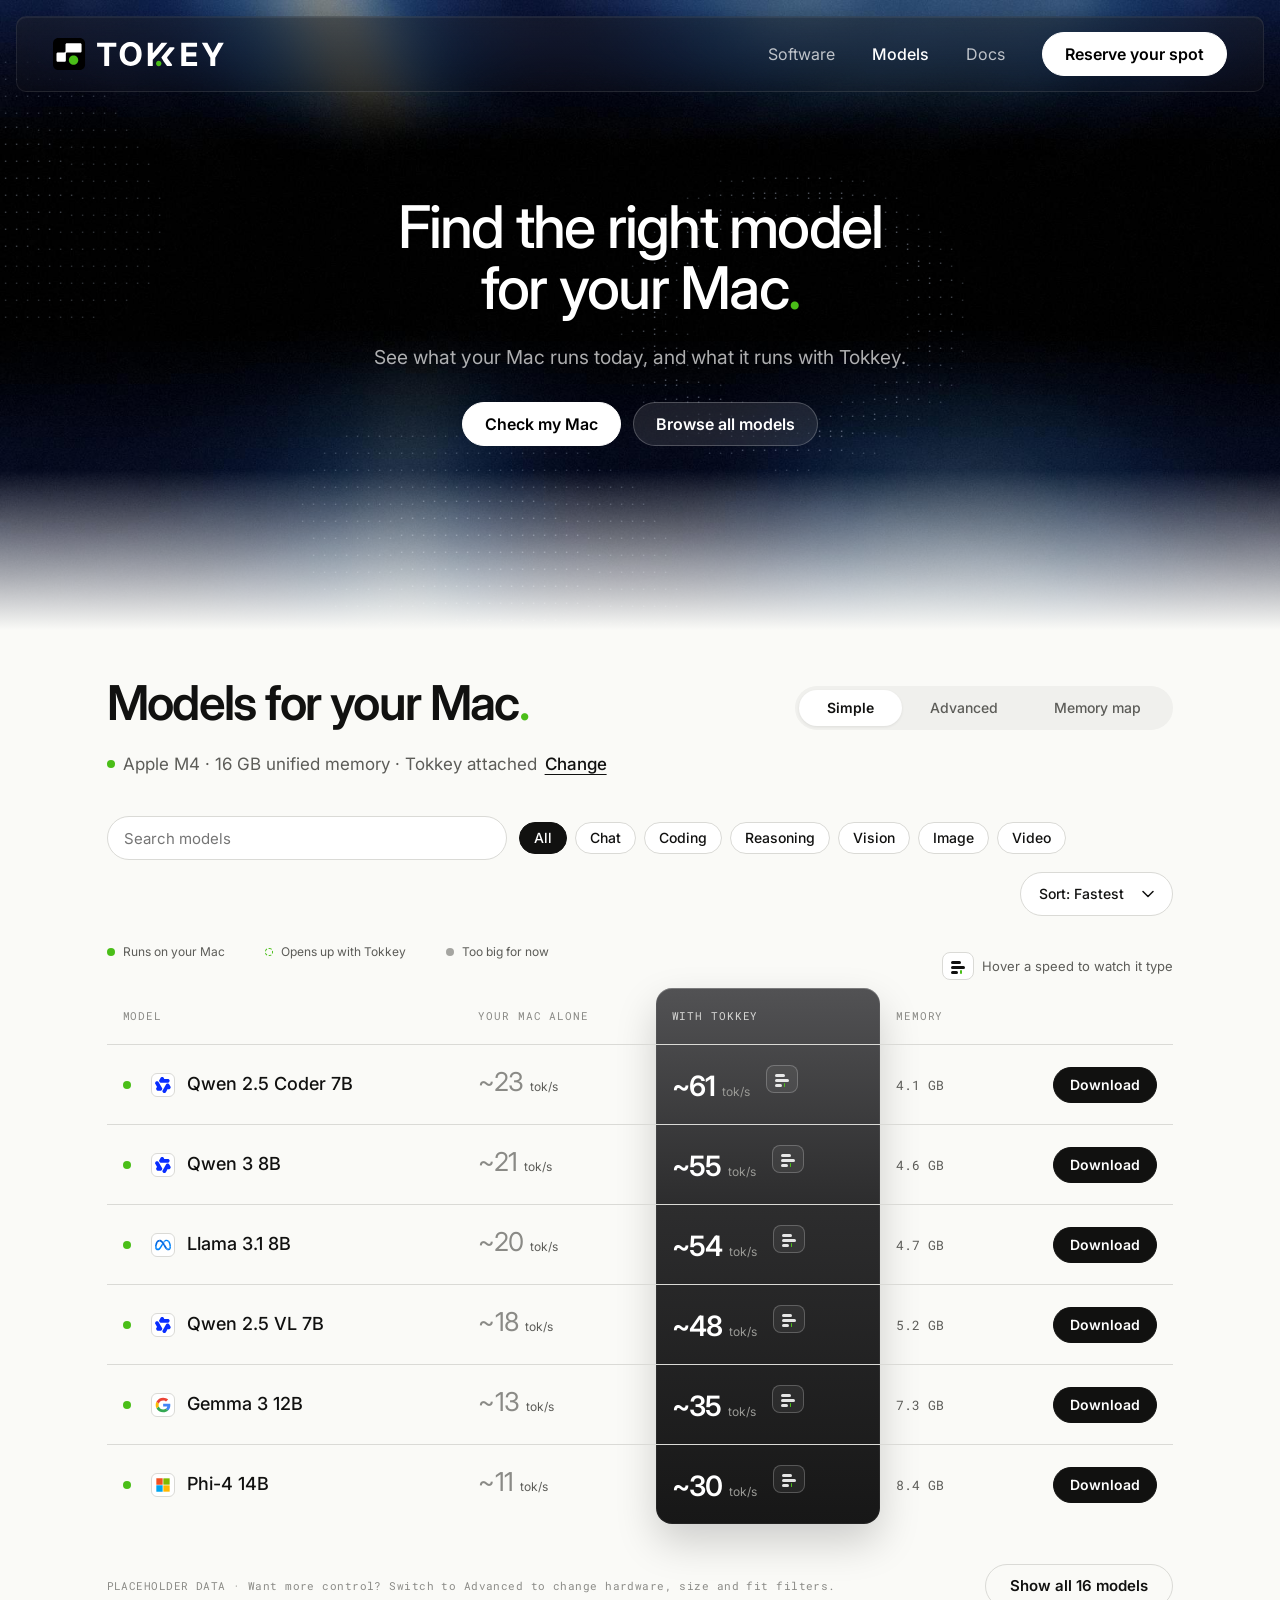
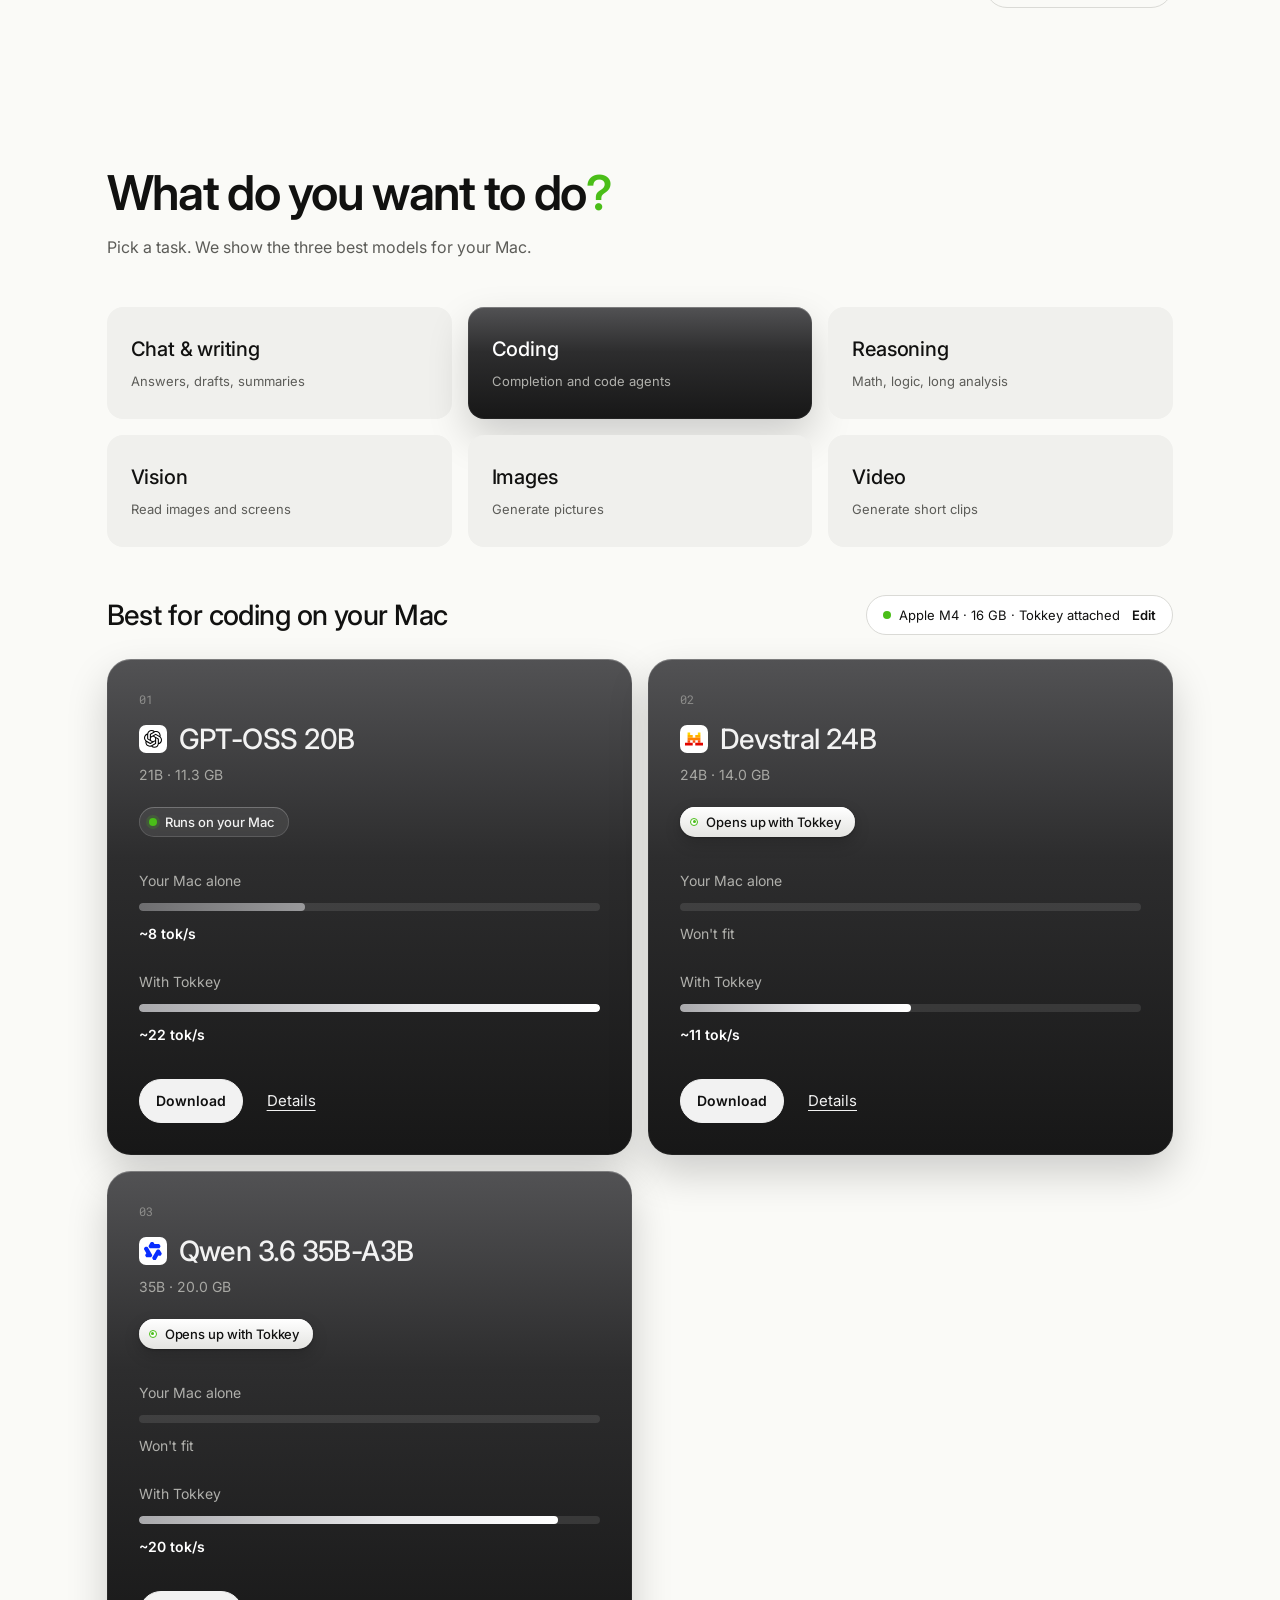
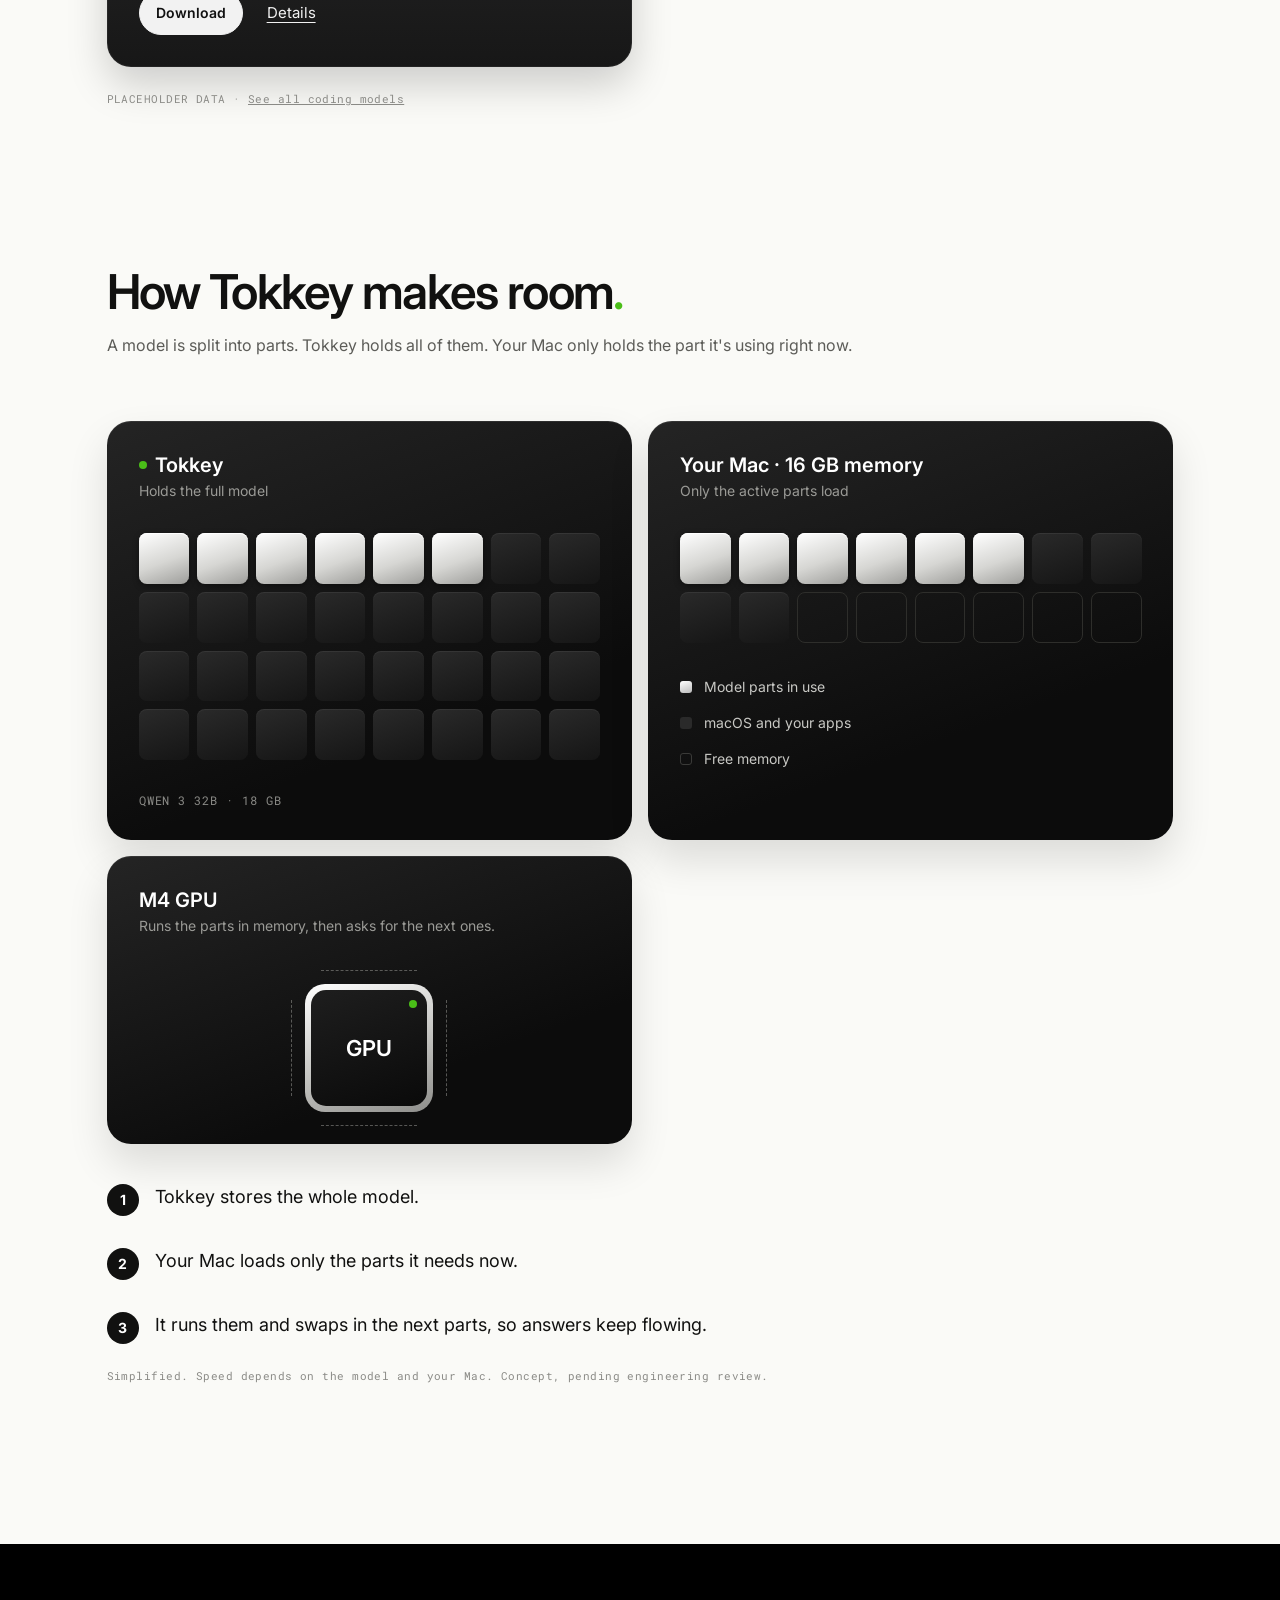
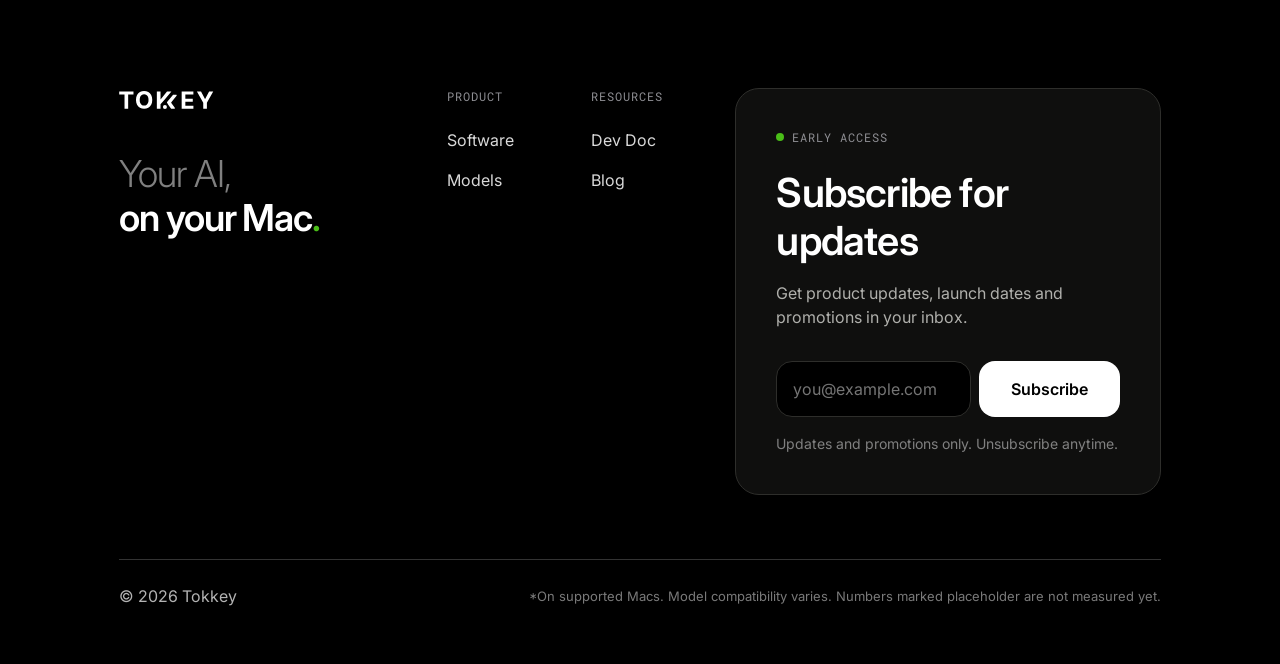
<file: models.html>
<!doctype html><html lang="en"><head><meta charset="utf-8"><meta name="viewport" content="width=device-width,initial-scale=1,viewport-fit=cover">
<title>Models · Tokkey</title><meta name="description" content="Find the right model for your Mac. See what runs today, and what runs with Tokkey.">
<link rel="preconnect" href="https://fonts.googleapis.com"><link rel="preconnect" href="https://fonts.gstatic.com" crossorigin>
<link href="https://fonts.googleapis.com/css2?family=Inter:wght@400;500;600;700&family=Roboto+Mono:wght@400&family=Geist+Mono:wght@500&display=swap" rel="stylesheet">
<link rel="stylesheet" href="assets/site.css">
<link rel="stylesheet" href="assets/models.css">
</head>
<body data-page="models" data-dark-top>
<!-- 第一屏 · hero (same background as the Software page) -->
<section class="hero" data-dark-end>
  <canvas id="heroAmb" aria-hidden="true"></canvas>
  <div class="copy">
    <h1>Find the right model <br>for your Mac<span class="dot">.</span></h1>
    <p class="sub">See what your Mac runs today, and what it runs with Tokkey.</p>
    <div class="cta"><a class="btn cream" href="#all" id="check">Check my Mac</a><a class="btn glass" href="#all">Browse all models</a></div>
  </div>
</section>

<!-- 第二屏 · models list: Simple / Advanced / Memory map -->
<section class="list wrap" id="all" aria-labelledby="allH">
  <div class="cbar mob"><span id="cbarT">M4 · 16 GB · Tokkey attached</span><button id="cbarB">Change</button></div>
  <div class="lh">
    <div>
      <h2 id="allH"><span class="dsk">Models for your Mac<span class="dot">.</span></span><span class="mob">All models for your Mac</span></h2>
      <div class="cfgline" id="cfgS"><i></i><span id="cfgT">Apple M4 · 16 GB unified memory · Tokkey attached</span><button id="chg">Change</button></div>
      <div class="cfgline adv-only" id="cfgA"></div>
    </div>
    <div class="seg" role="group" aria-label="View"><button data-v="simple" aria-pressed="true">Simple</button><button data-v="advanced" aria-pressed="false">Advanced</button><button data-v="map" aria-pressed="false" class="dsk-f">Memory map</button></div>
  </div>

  <div class="layout" id="layout">
    <aside class="panel" id="panel" aria-label="Filters">
      <span class="grab"></span>
      <div class="dh"><b>Filters</b><button type="button" class="dx" id="closeF" aria-label="Close filters"></button></div>
      <div class="hw">
        <div class="hw-h"><b>Your hardware</b><button id="reset">Reset</button></div>
        <label class="hw-r"><span class="label">Chip</span><select id="chip2"></select></label>
        <label class="hw-r"><span class="label">Memory</span><select id="mem2"></select></label>
        <label class="hw-r"><span class="label">GPU</span><select id="gpu"><option>10-core</option><option>16-core</option><option>20-core</option><option>40-core</option></select></label>
        <div class="hw-t"><button class="tg" id="tk" role="switch" aria-checked="true" aria-label="Tokkey attached"></button>Tokkey attached</div>
      </div>
      <div class="fld"><h4>Task</h4><div class="chips wrapc" id="ptasks"></div></div>
      <div class="fld"><h4>Model size</h4><div class="sizes" id="sizes"></div><p class="hint" id="capNote"></p></div>
      <div class="fld"><h4>Fit</h4><div id="fits"></div></div>
      <div class="fld"><h4>Settings</h4><label class="set"><span>Quantization</span><select id="quant"><option value="4">4-bit</option><option value="8">8-bit</option></select></label><label class="set"><span>Context length</span><select id="ctxSel"><option>8K</option><option>32K</option><option>128K</option></select></label></div>
      <div class="apply"><button class="btn" id="apply">Show models</button></div>
    </aside>

    <div class="main">
      <div class="ctl">
        <button class="btn sm fbtn mob" id="openF">Filters</button>
        <input class="search" id="q" type="search" placeholder="Search models" aria-label="Search models">
        <div class="chips" id="cats"></div>
        <div class="legend in-adv"><span><i class="st s0"></i>Runs on your Mac</span><span><i class="st s1"></i>Opens up with Tokkey</span><span><i class="st s2"></i>Too big for now</span></div>
        <p class="mapnote">Everything left of the line runs on your Mac. Tokkey moves the line.</p>
        <select class="sort" id="sort" aria-label="Sort"><option value="fast">Sort: Fastest</option><option value="fit">Sort: Best fit</option><option value="small">Sort: Smallest</option></select>
      </div>
      <div class="legend in-simple"><span><i class="st s0"></i>Runs on your Mac</span><span><i class="st s1"></i>Opens up with Tokkey</span><span><i class="st s2"></i>Too big for now</span><span class="hint"><span class="spi lgnd" aria-hidden="true"><i></i><i></i><i></i><b></b></span><span class="dsk">Hover a speed to watch it type</span><span class="mob">Tap the icon to watch it type</span></span></div>
      <div id="listView">
        <div class="tblwrap" id="tblwrap"><div class="tkcol" id="tkcol"></div><div class="spop" id="spop" role="dialog" aria-label="Speed preview"></div><table class="tbl"><thead><tr><th>MODEL</th><th>TASK</th><th>YOUR MAC ALONE</th><th class="tk">WITH TOKKEY</th><th>SIZE</th><th>MEMORY</th><th></th></tr></thead><tbody id="rows"></tbody></table></div>
        <div class="foot"><p class="ph">PLACEHOLDER DATA · Want more control? Switch to Advanced to change hardware, size and fit filters.</p><button class="btn ghost" id="moreBtn">Show all models</button></div>
      </div>
      <div id="mapView" hidden>
        <div class="map" id="map"></div>
      </div>
    </div>
  </div>
  <div class="scrim" id="scrim"></div>
</section>

<main class="wrap">
  <!-- 第三屏 · 功能 based model -->
  <section class="sec" id="pick" aria-labelledby="pickH">
    <h2 class="big" id="pickH">What do you <br class="mb">want to do<span class="dot">?</span></h2>
    <p class="lead">Pick a task. We show the three best models for your Mac.</p>
    <div class="tasks" role="group" aria-label="Tasks" id="tasks"></div>
    <div class="ph2"><h3 id="bestH">Best for coding on your Mac</h3><span class="cfgpill"><i></i><span id="pillT">Apple M4 · 16 GB · Tokkey attached</span><a href="#all">Edit</a></span></div>
    <div class="picks" id="picks"></div>
    <p class="ph" style="margin-top:24px">PLACEHOLDER DATA · <a href="#all" id="seeAll" style="text-decoration:underline">See all coding models</a></p>
  </section>

  <!-- 第四屏 · Tokkey 原理 -->
  <section class="sec" id="technology" aria-labelledby="howH">
    <h2 class="big" id="howH">How Tokkey <br class="mb">makes room<span class="dot">.</span></h2>
    <p class="lead">A model is split into parts. Tokkey holds all of them. Your Mac only holds the part it's using right now.</p>
    <div class="how">
      <div class="gc"><h4><i></i>Tokkey</h4><p class="dsk">Holds the full model</p><div class="mono mob">QWEN 3 32B · 18 GB</div><div class="tiles" id="tA"></div><div class="mono dsk">QWEN 3 32B · 18 GB</div></div>
      <div class="flow" aria-hidden="true"><span>next parts →</span><span>← finished parts</span></div>
      <div class="gc mac"><h4>Your Mac · 16 GB memory</h4><p>Only the active parts load</p><div class="tiles" id="tB"></div><div class="membar"><i></i><i></i></div><div class="ml"><span>Model parts in use</span><span>macOS and your apps</span></div>
        <div class="legend2"><span><i style="background:linear-gradient(160deg,#fff,#bbb)"></i>Model parts in use</span><span><i style="background:#2A2A2A"></i>macOS and your apps</span><span><i style="border:1px solid #3A3A38"></i>Free memory</span></div></div>
      <div class="flow2" aria-hidden="true"></div>
      <div class="gc gpu"><div><h4>M4 GPU</h4><p>Runs the parts in memory, then asks for the next ones.</p></div><div class="chip"><div>GPU</div></div></div>
    </div>
    <div class="steps"><div><b>1</b><p>Tokkey stores the whole model.</p></div><div><b>2</b><p>Your Mac loads only the parts it needs now.</p></div><div><b>3</b><p>It runs them and swaps in the next parts, so answers keep flowing.</p></div></div>
    <p class="ph" style="margin-top:24px">Simplified. Speed depends on the model and your Mac. Concept, pending engineering review.</p>
  </section>
</main>

<!-- Model page (Figma: Models list / C Model page) -->
<dialog class="mp" id="md" aria-labelledby="mdName"><div class="wrap mp-in" id="mdIn"></div></dialog>

<script src="assets/site.js"></script>
<script src="assets/hero-amb.js"></script>
<script src="assets/models.js"></script>
</body></html>
</file>
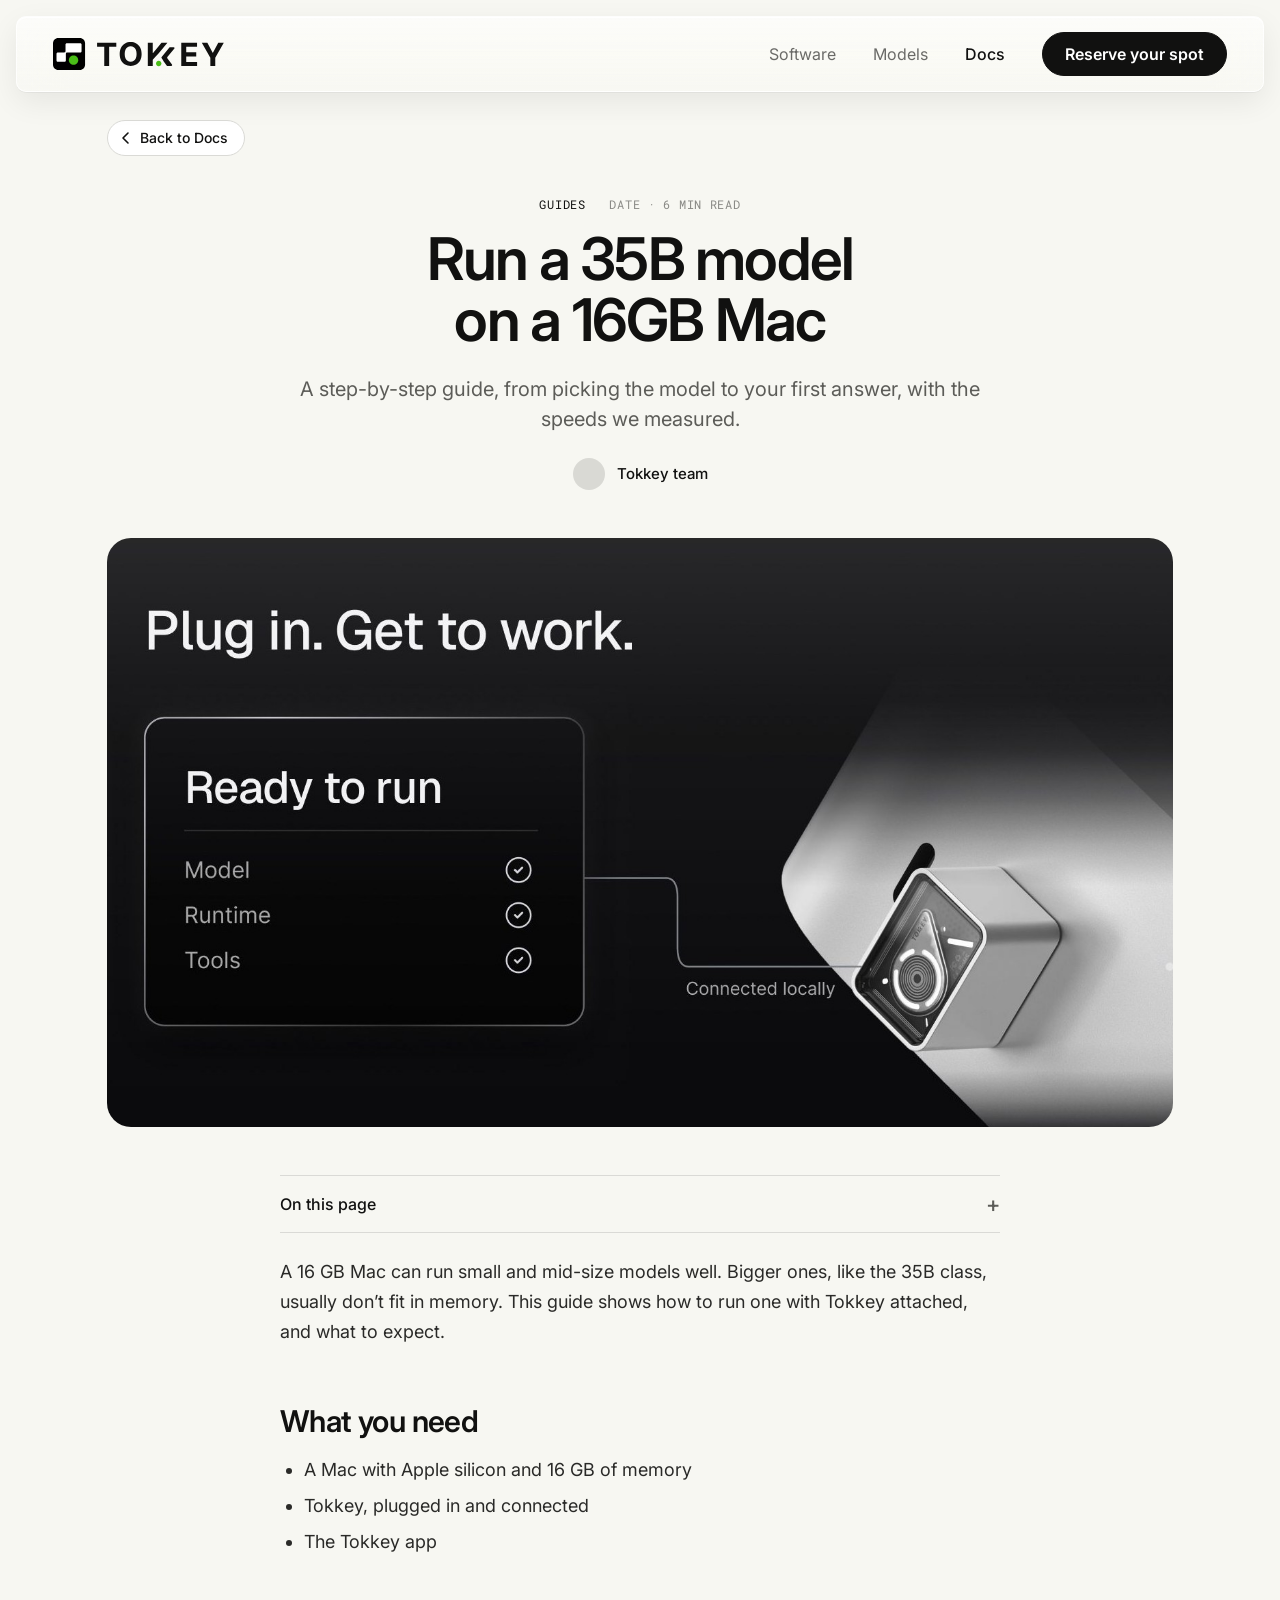
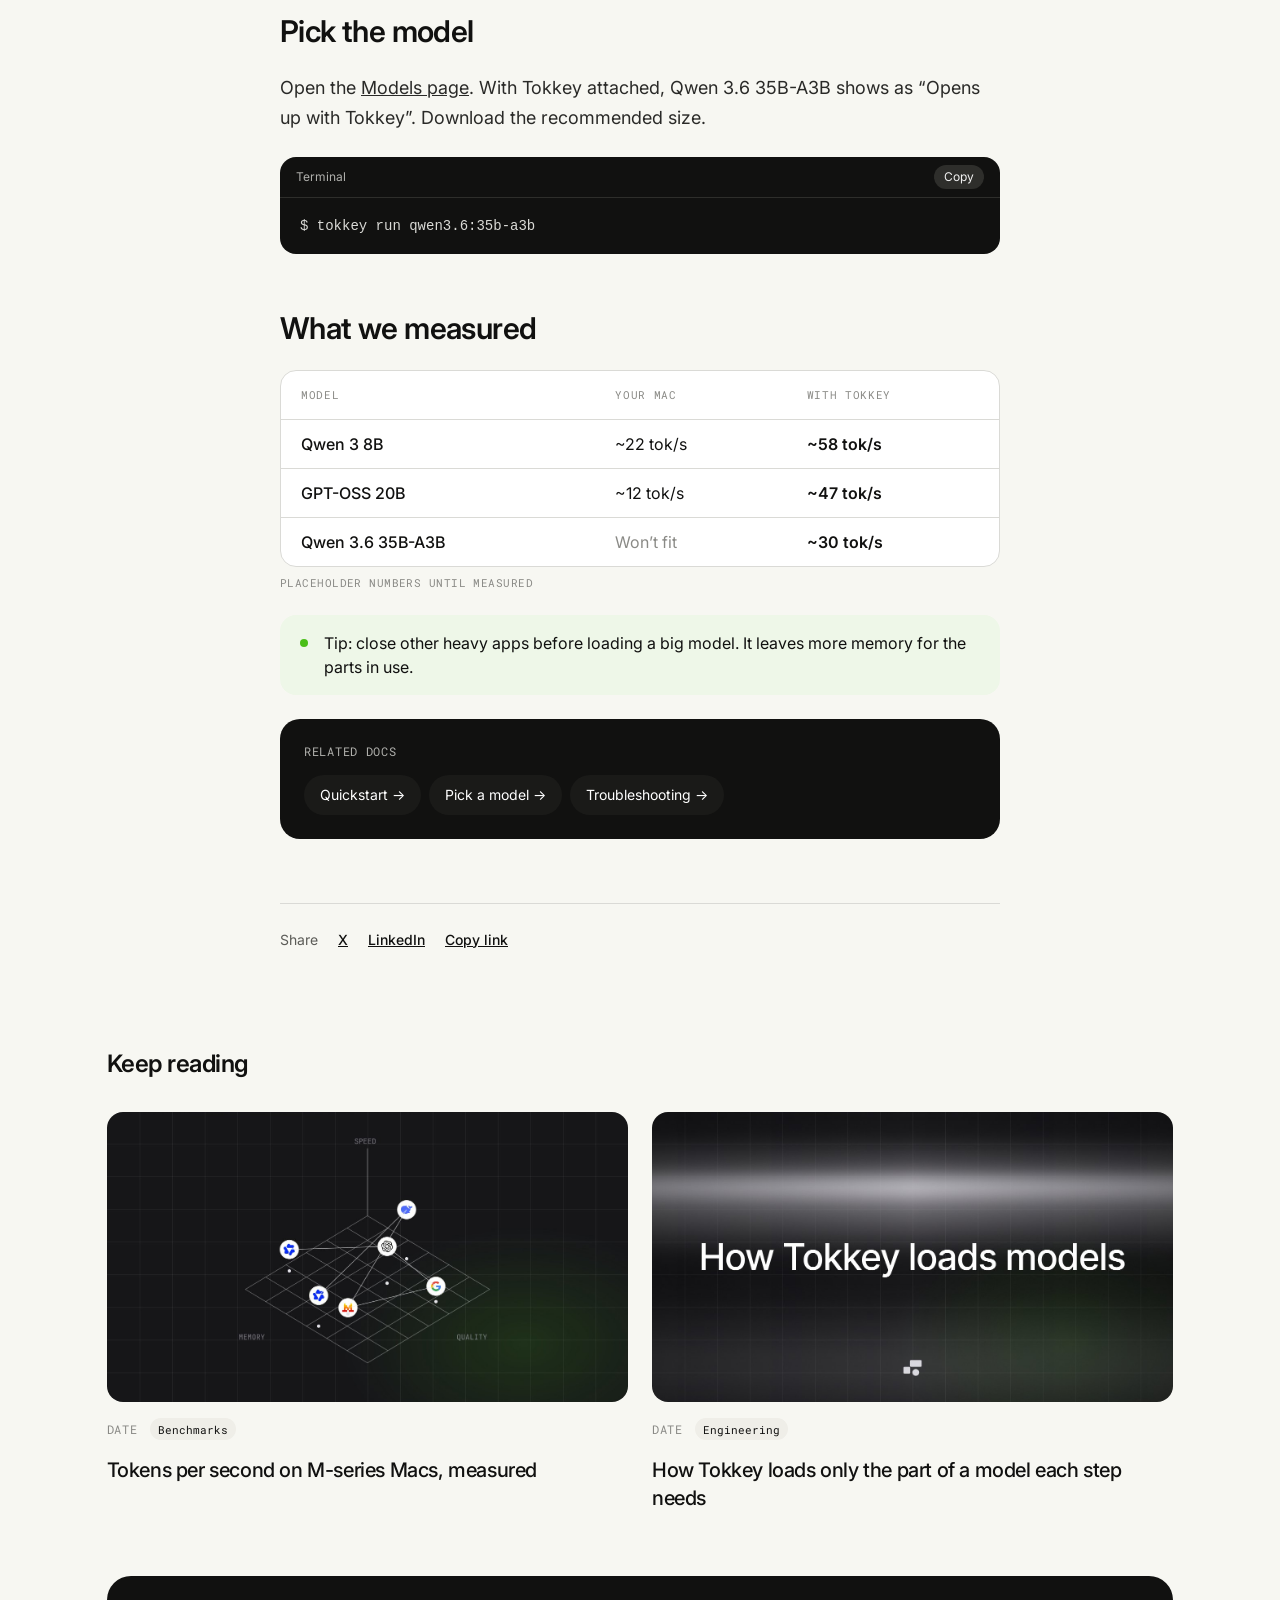
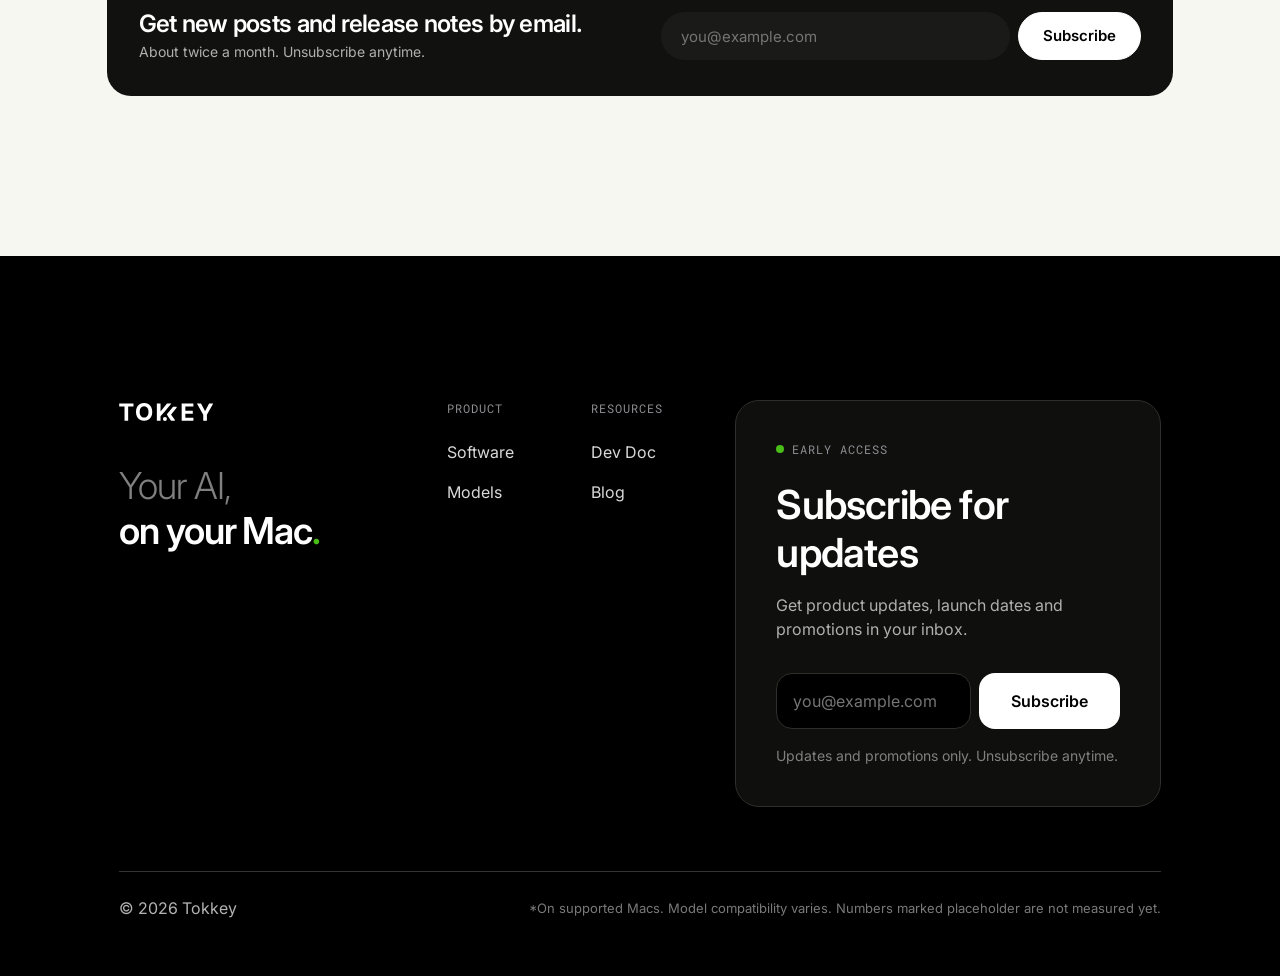
<file: post.html>
<!doctype html><html lang="en"><head><meta charset="utf-8"><meta name="viewport" content="width=device-width,initial-scale=1,viewport-fit=cover">
<title>Run a 35B model on a 16GB Mac · Tokkey Blog</title><meta name="description" content="A step-by-step guide, from picking the model to your first answer, with the speeds we measured.">
<link rel="preconnect" href="https://fonts.googleapis.com"><link rel="preconnect" href="https://fonts.gstatic.com" crossorigin>
<link href="https://fonts.googleapis.com/css2?family=Inter:wght@400;500;600;700&family=Roboto+Mono:wght@400&display=swap" rel="stylesheet">
<link rel="stylesheet" href="assets/site.css"><link rel="stylesheet" href="assets/docs.css">
</head>
<body data-page="docs">
<main class="wrap" style="padding-top:120px">
  <a class="backb" href="blog.html"><svg width="16" height="16" viewBox="0 0 16 16" aria-hidden="true"><path d="M10 3L5 8l5 5" fill="none" stroke="currentColor" stroke-width="1.6" stroke-linecap="round" stroke-linejoin="round"/></svg>Back to Docs</a>
  <header class="art-h">
    <div class="label" style="color:var(--ink)">Guides <span style="color:var(--mu);margin-left:16px">Date · 6 min read</span></div>
    <h1 class="h1">Run a 35B model<br>on a 16GB Mac</h1>
    <p class="dek">A step-by-step guide, from picking the model to your first answer, with the speeds we measured.</p>
    <div class="author"><i></i>Tokkey team</div>
  </header>
  <div class="art-img"><img src="assets/blog/featured.jpg" alt="Plug in. Get to work. Tokkey ready to run, connected locally to a Mac." width="1616" height="916"></div>

  <article class="prose">
    <details class="toc"><summary>On this page</summary><ol><li><a href="#need">What you need</a></li><li><a href="#pick">Pick the model</a></li><li><a href="#measured">What we measured</a></li></ol></details>
    <p>A 16 GB Mac can run small and mid-size models well. Bigger ones, like the 35B class, usually don’t fit in memory. This guide shows how to run one with Tokkey attached, and what to expect.</p>
    <h2 id="need">What you need</h2>
    <ul><li>A Mac with Apple silicon and 16 GB of memory</li><li>Tokkey, plugged in and connected</li><li>The Tokkey app</li></ul>
    <h2 id="pick">Pick the model</h2>
    <p>Open the <a href="models.html" style="text-decoration:underline">Models page</a>. With Tokkey attached, Qwen 3.6 35B-A3B shows as “Opens up with Tokkey”. Download the recommended size.</p>
    <div class="code"><div class="bar">Terminal<button>Copy</button></div><pre>$ tokkey run qwen3.6:35b-a3b</pre></div>
    <h2 id="measured">What we measured</h2>
    <table class="mtbl"><thead><tr><th>MODEL</th><th>YOUR MAC</th><th>WITH TOKKEY</th></tr></thead><tbody>
      <tr><td>Qwen 3 8B</td><td data-l="YOUR MAC">~22 tok/s</td><td data-l="WITH TOKKEY">~58 tok/s</td></tr>
      <tr><td>GPT-OSS 20B</td><td data-l="YOUR MAC">~12 tok/s</td><td data-l="WITH TOKKEY">~47 tok/s</td></tr>
      <tr><td>Qwen 3.6 35B-A3B</td><td class="no" data-l="YOUR MAC">Won’t fit</td><td data-l="WITH TOKKEY">~30 tok/s</td></tr></tbody></table>
    <div class="ph" style="margin-top:8px">PLACEHOLDER NUMBERS UNTIL MEASURED</div>
    <div class="call"><i></i><span>Tip: close other heavy apps before loading a big model. It leaves more memory for the parts in use.</span></div>
    <div class="rel"><div class="label" style="color:var(--d-mu)">Related docs</div><div class="chips"><a href="devdoc.html">Quickstart →</a><a href="models.html">Pick a model →</a><a href="devdoc.html#help">Troubleshooting →</a></div></div>
    <div class="share">Share <a href="#">X</a><a href="#">LinkedIn</a><a href="#" onclick="navigator.clipboard&&navigator.clipboard.writeText(location.href);this.textContent='Copied';return false">Copy link</a></div>
  </article>

  <section style="max-width:1200px;margin:96px auto 0" aria-labelledby="krH">
    <h2 class="h3" id="krH">Keep reading</h2>
    <div class="posts">
      <a class="post" href="post.html"><div class="pimg"><img src="assets/blog/bench.jpg" alt="" loading="lazy"></div><div class="meta"><span class="label">Date</span><span class="tag">Benchmarks</span></div><h3>Tokens per second on M-series Macs, measured</h3></a>
      <a class="post" href="post.html"><div class="pimg"><img src="assets/blog/eng.jpg" alt="" loading="lazy"></div><div class="meta"><span class="label">Date</span><span class="tag">Engineering</span></div><h3>How Tokkey loads only the part of a model each step needs</h3></a>
    </div>
    <div class="nl" style="margin-top:64px"><div><h3>Get new posts and release notes by email.</h3><p>About twice a month. Unsubscribe anytime.</p></div>
      <form onsubmit="event.preventDefault();this.querySelector('button').textContent='Subscribed'"><input type="email" placeholder="you@example.com" aria-label="Email" required><button class="btn white">Subscribe</button></form></div>
  </section>
</main>
<script src="assets/site.js"></script><script src="assets/hero-amb.js"></script>

<script src="assets/docs.js"></script>
</body></html>
</file>
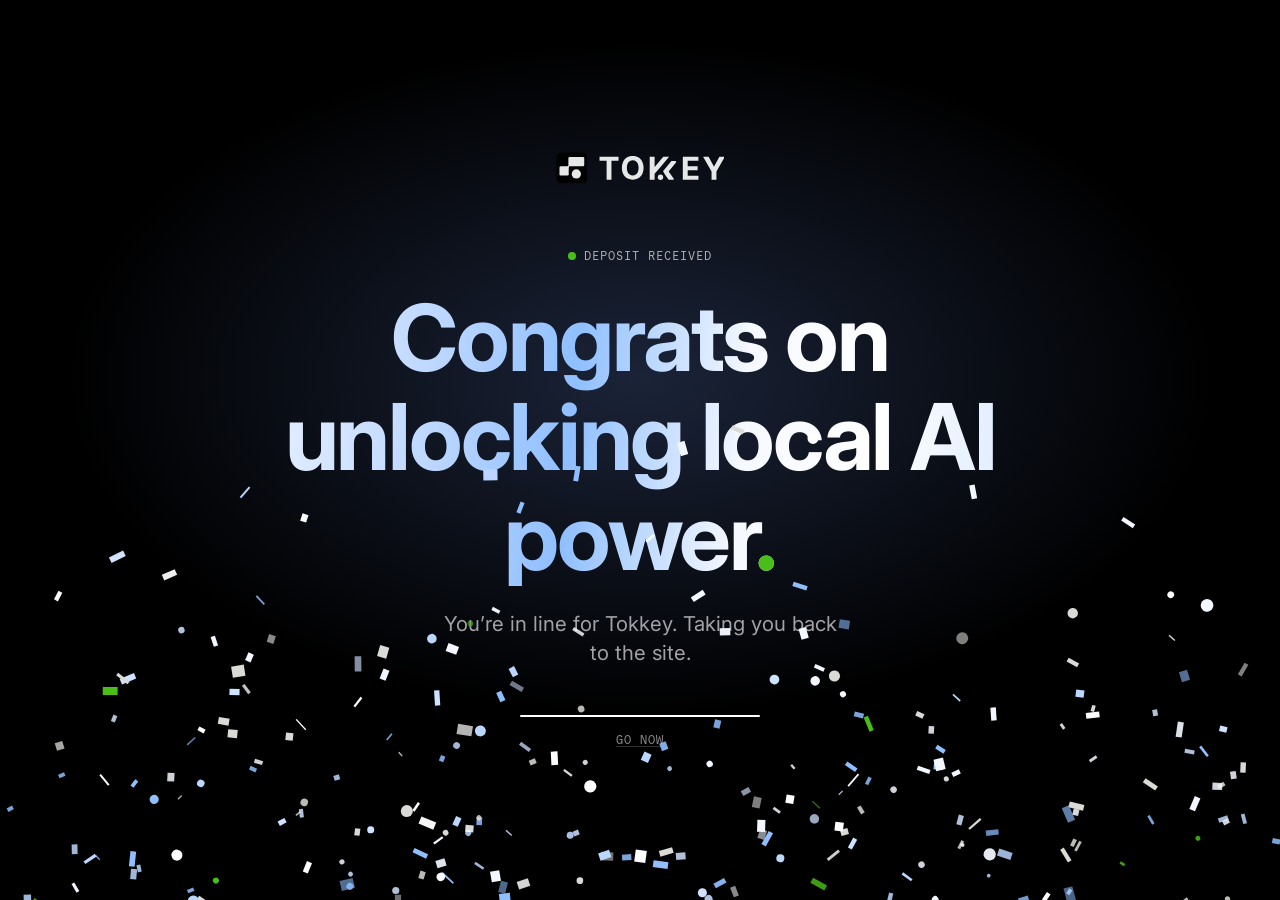
<file: thanks.html>
<!doctype html><html lang="en"><head><meta charset="utf-8"><meta name="viewport" content="width=device-width,initial-scale=1">
<title>You’re in line — Tokkey</title><meta name="robots" content="noindex">
<script src="config.js"></script>
<link rel="preconnect" href="https://fonts.googleapis.com"><link rel="preconnect" href="https://fonts.gstatic.com" crossorigin>
<link href="https://fonts.googleapis.com/css2?family=Inter:wght@400;600;700&display=swap" rel="stylesheet">
<style>
@font-face{font-family:'Commit Mono';src:url('fonts/CommitMono-400-Regular.otf') format('opentype');font-weight:400;font-display:swap}
:root{--g:#4ABE18;--mono:'Commit Mono','Courier New',monospace}
*{box-sizing:border-box}html,body{margin:0;height:100%;background:#000;color:#f2f2f2;font-family:Inter,system-ui,sans-serif;overflow:hidden}
body:before{content:"";position:fixed;inset:0;background:radial-gradient(60% 50% at 50% 42%,rgba(120,160,255,.22),rgba(120,160,255,.06) 55%,transparent 75%)}
#cf{position:fixed;inset:0;width:100%;height:100%;pointer-events:none;z-index:2}
main{position:relative;z-index:1;height:100%;display:flex;flex-direction:column;align-items:center;justify-content:center;text-align:center;padding:24px;gap:0}
.logo{height:32px;width:auto;color:#fff;margin-bottom:64px;opacity:.9}
.eye{display:inline-flex;align-items:center;gap:8px;font:400 12px/16px var(--mono);letter-spacing:.08em;text-transform:uppercase;color:#b0b0ac;margin-bottom:24px}
.eye u{width:8px;height:8px;border-radius:50%;background:var(--g)}
h1{margin:0;max-width:14ch;font:700 clamp(40px,7.2vw,96px)/1.08 Inter;letter-spacing:-.025em;background:linear-gradient(95deg,#f3f7ff 0%,#bcd7ff 26%,#8fbfff 42%,#f6f9ff 62%,#fff 78%,#cfe2ff 100%);-webkit-background-clip:text;background-clip:text;-webkit-text-fill-color:transparent;opacity:0;transform:translateY(16px) scale(.98);animation:in .9s .1s cubic-bezier(.2,.7,.2,1) forwards}
h1 b{-webkit-text-fill-color:var(--g);color:var(--g)}
p{margin:24px 0 0;font:400 clamp(16px,1.6vw,24px)/1.4 Inter;color:#a1a1a6;max-width:32ch;opacity:0;animation:in .9s .35s cubic-bezier(.2,.7,.2,1) forwards}
.bk{margin-top:48px;width:min(240px,60vw);opacity:0;animation:in .6s .6s forwards}.bk i{display:block;height:2px;border-radius:1px;background:rgba(255,255,255,.14);overflow:hidden}.bk i:after{content:"";display:block;height:100%;width:0;background:#fff;animation:bar var(--t,2600ms) .1s linear forwards}
.bk a{display:inline-block;margin-top:16px;font:400 12px var(--mono);letter-spacing:.08em;text-transform:uppercase;color:#8e8e93;text-decoration:none;border-bottom:1px solid #2e2e2b}.bk a:hover{color:#fff}
.demo{position:fixed;left:0;right:0;bottom:16px;text-align:center;font:400 11px var(--mono);letter-spacing:.08em;text-transform:uppercase;color:#5c5c58;z-index:3}
@keyframes in{to{opacity:1;transform:none}}@keyframes bar{to{width:100%}}
body.out main{transition:opacity .3s;opacity:0}
@media(prefers-reduced-motion:reduce){h1,p,.bk{animation-duration:.01s}}
</style></head><body>
<canvas id="cf" aria-hidden="true"></canvas>
<main>
<svg class="logo" viewBox="0 0 586 111" fill="none" xmlns="http://www.w3.org/2000/svg" role="img" aria-label="Tokkey"><rect width="110.032" height="110.032" rx="18.0521" fill="black" stroke="#2E2E2B"/><rect x="44.1279" y="81.9507" width="32.0926" height="32.0926" rx="4.58466" transform="rotate(-180 44.1279 81.9507)" fill="white"/><rect x="86.5356" y="92.2662" width="32.0926" height="32.0926" rx="16.0463" transform="rotate(-180 86.5356 92.2662)" fill="white"/><rect x="97.9976" y="49.8582" width="55.0159" height="32.0926" rx="4.58466" transform="rotate(-180 97.9976 49.8582)" fill="white"/><path d="M47.5317 49.873C45.6249 50.0358 44.1276 51.634 44.1274 53.5829C44.1274 53.7107 44.1334 53.8374 44.146 53.9619L42.9614 55.0156L38.9702 50.4316L39.48 49.8505C41.4332 49.735 42.9819 48.115 42.9819 46.1328C42.9819 46.0481 42.9777 45.9641 42.9722 45.8808L43.0024 45.8466L47.5317 49.873Z" fill="white"/><path d="M510.351 16.0464H529.373L547.69 50.6405H548.475L566.792 16.0464H585.814L556.515 67.9768V96.3737H539.65V67.9768L510.351 16.0464Z" fill="currentColor"/><path d="M439.889 96.3737V16.0464H494.016V30.0488H456.872V49.1893H491.231V63.1916H456.872V82.3714H494.173V96.3737H439.889Z" fill="currentColor"/><path d="M303.783 55.016C303.783 63.7757 302.123 71.2279 298.802 77.3727C295.507 83.5176 291.01 88.2112 285.309 91.4536C279.635 94.6698 273.255 96.2779 266.169 96.2779C259.03 96.2779 252.624 94.6567 246.95 91.4143C241.276 88.172 236.791 83.4783 233.497 77.3335C230.202 71.1887 228.555 63.7495 228.555 55.016C228.555 46.2563 230.202 38.8041 233.497 32.6593C236.791 26.5144 241.276 21.8339 246.95 18.6177C252.624 15.3753 259.03 13.7541 266.169 13.7541C273.255 13.7541 279.635 15.3753 285.309 18.6177C291.01 21.8339 295.507 26.5144 298.802 32.6593C302.123 38.8041 303.783 46.2563 303.783 55.016ZM286.565 55.016C286.565 49.3418 285.715 44.5567 284.015 40.6606C282.342 36.7645 279.975 33.8098 276.916 31.7964C273.856 29.783 270.274 28.7763 266.169 28.7763C262.064 28.7763 258.481 29.783 255.422 31.7964C252.363 33.8098 249.983 36.7645 248.284 40.6606C246.61 44.5567 245.773 49.3418 245.773 55.016C245.773 60.6902 246.61 65.4753 248.284 69.3714C249.983 73.2675 252.363 76.2222 255.422 78.2356C258.481 80.249 262.064 81.2557 266.169 81.2557C270.274 81.2557 273.856 80.249 276.916 78.2356C279.975 76.2222 282.342 73.2675 284.015 69.3714C285.715 65.4753 286.565 60.6902 286.565 55.016Z" fill="currentColor"/><path d="M150.979 30.0488V16.0464H216.95V30.0488H192.358V96.3737H175.571V30.0488H150.979Z" fill="currentColor"/><rect x="371.673" y="96.8224" width="18.4848" height="18.4848" rx="9.24238" transform="rotate(-180 371.673 96.8224)" fill="currentColor"/><path d="M372.267 68.7234L377.867 77.7806L378.434 78.7826L390.302 95.0697C390.868 95.8475 391.773 96.3076 392.735 96.3076H405.618C408.077 96.3076 409.499 93.5194 408.055 91.5286L391.964 69.3382C391.157 68.2254 391.206 66.7074 392.083 65.649L416.313 36.4132C417.94 34.4504 416.544 31.4805 413.995 31.4805H401.474C400.57 31.4805 399.713 31.887 399.141 32.5877L372.495 65.2358C371.683 66.2307 371.591 67.6311 372.267 68.7234Z" fill="currentColor"/><path d="M325.068 16.0468V96.3741H342.051V75.0902L351.248 64.8074L362.564 52.0136L392.373 16.0468H372.017L343.11 51.4645H342.051V16.0468H325.068Z" fill="currentColor"/></svg>
<div class="eye"><u></u>Deposit received</div>
<h1>Congrats on unlocking local AI power<b>.</b></h1>
<p>You’re in line for Tokkey. Taking you back to the site.</p>
<div class="bk"><i></i><a id="skip" href="index.html?reserved=1">Go now</a></div>
</main>
<div class="demo" id="demo" hidden>Preview · set STRIPE_URL in config.js</div>
<script>
(()=>{const C=window.TOKKEY_CONFIG||{},HOME=(C.HOME_URL||'index.html')+'?reserved=1',BURST=C.CONFETTI_MS||1600,HOLD=C.HOLD_MS??1000;
const rm=matchMedia('(prefers-reduced-motion:reduce)').matches,total=rm?1500:BURST+HOLD;
document.documentElement.style.setProperty('--t',total+'ms');document.getElementById('skip').href=HOME;
if(new URLSearchParams(location.search).get('demo')==='1')document.getElementById('demo').hidden=false;
const go=()=>{document.body.classList.add('out');setTimeout(()=>location.replace(HOME),300)};setTimeout(go,total);
if(rm)return;
const cv=document.getElementById('cf'),x=cv.getContext('2d');let W,H,dpr=Math.min(2,devicePixelRatio||1);
const rs=()=>{W=innerWidth;H=innerHeight;cv.width=W*dpr;cv.height=H*dpr;x.setTransform(dpr,0,0,dpr,0,0)};rs();addEventListener('resize',rs);
/* brand palette: whites + ice blues, ~6% accent green */
const COL=['#ffffff','#f3f7ff','#bcd7ff','#8fbfff','#cfe2ff','#dadad6'],P=[];
const pick=()=>Math.random()<.06?'#4ABE18':COL[Math.random()*COL.length|0];
function burst(px,py,n,ang,spread,pow){for(let i=0;i<n;i++){const a=ang+(Math.random()-.5)*spread,v=pow*(.45+Math.random()*.7);P.push({x:px,y:py,vx:Math.cos(a)*v,vy:Math.sin(a)*v,r:Math.random()*6.28,vr:(Math.random()-.5)*.4,w:7+Math.random()*9,h:4+Math.random()*7,c:pick(),dot:Math.random()<.25,t:0,life:BURST/1000*(.8+Math.random()*.5)})}}
const m=W<600?.7:1;
burst(0,H,170*m,-Math.PI/3,.9,H*1.4);burst(W,H,170*m,-Math.PI*2/3,.9,H*1.4);
setTimeout(()=>{burst(W*.5,H*1.02,130*m,-Math.PI/2,1.1,H*1.6)},220);
setTimeout(()=>{for(let i=0;i<110*m;i++)P.push({x:Math.random()*W,y:-20-Math.random()*H*.2,vx:(Math.random()-.5)*80,vy:H*.15+Math.random()*H*.2,r:Math.random()*6.28,vr:(Math.random()-.5)*.3,w:5+Math.random()*6,h:3+Math.random()*4,c:pick(),dot:Math.random()<.25,t:0,life:BURST/1000*.9})},380);
let last=performance.now(),t0=last;
(function f(n){const dt=Math.min(.033,(n-last)/1000);last=n;x.clearRect(0,0,W,H);const el=(n-t0)/1000;
for(let i=P.length-1;i>=0;i--){const p=P[i];p.t+=dt;p.vy+=H*2*dt;p.vx*=.99;p.vy*=.99;p.x+=p.vx*dt;p.y+=p.vy*dt;p.r+=p.vr;
 const a=Math.max(0,Math.min(1,(p.life-p.t)/.5));if(a<=0||p.y>H+40){P.splice(i,1);continue}
 x.save();x.globalAlpha=a;x.translate(p.x,p.y);x.rotate(p.r);x.fillStyle=p.c;if(p.dot){x.beginPath();x.arc(0,0,p.h*.6,0,6.3);x.fill()}else x.fillRect(-p.w/2,-p.h/2*Math.abs(Math.cos(p.r*2)),p.w,p.h*Math.abs(Math.cos(p.r*2))+1);x.restore()}
if(el<BURST/1000+1.2&&(P.length||el<.6))requestAnimationFrame(f)})(last);
})();
</script></body></html>
</file>
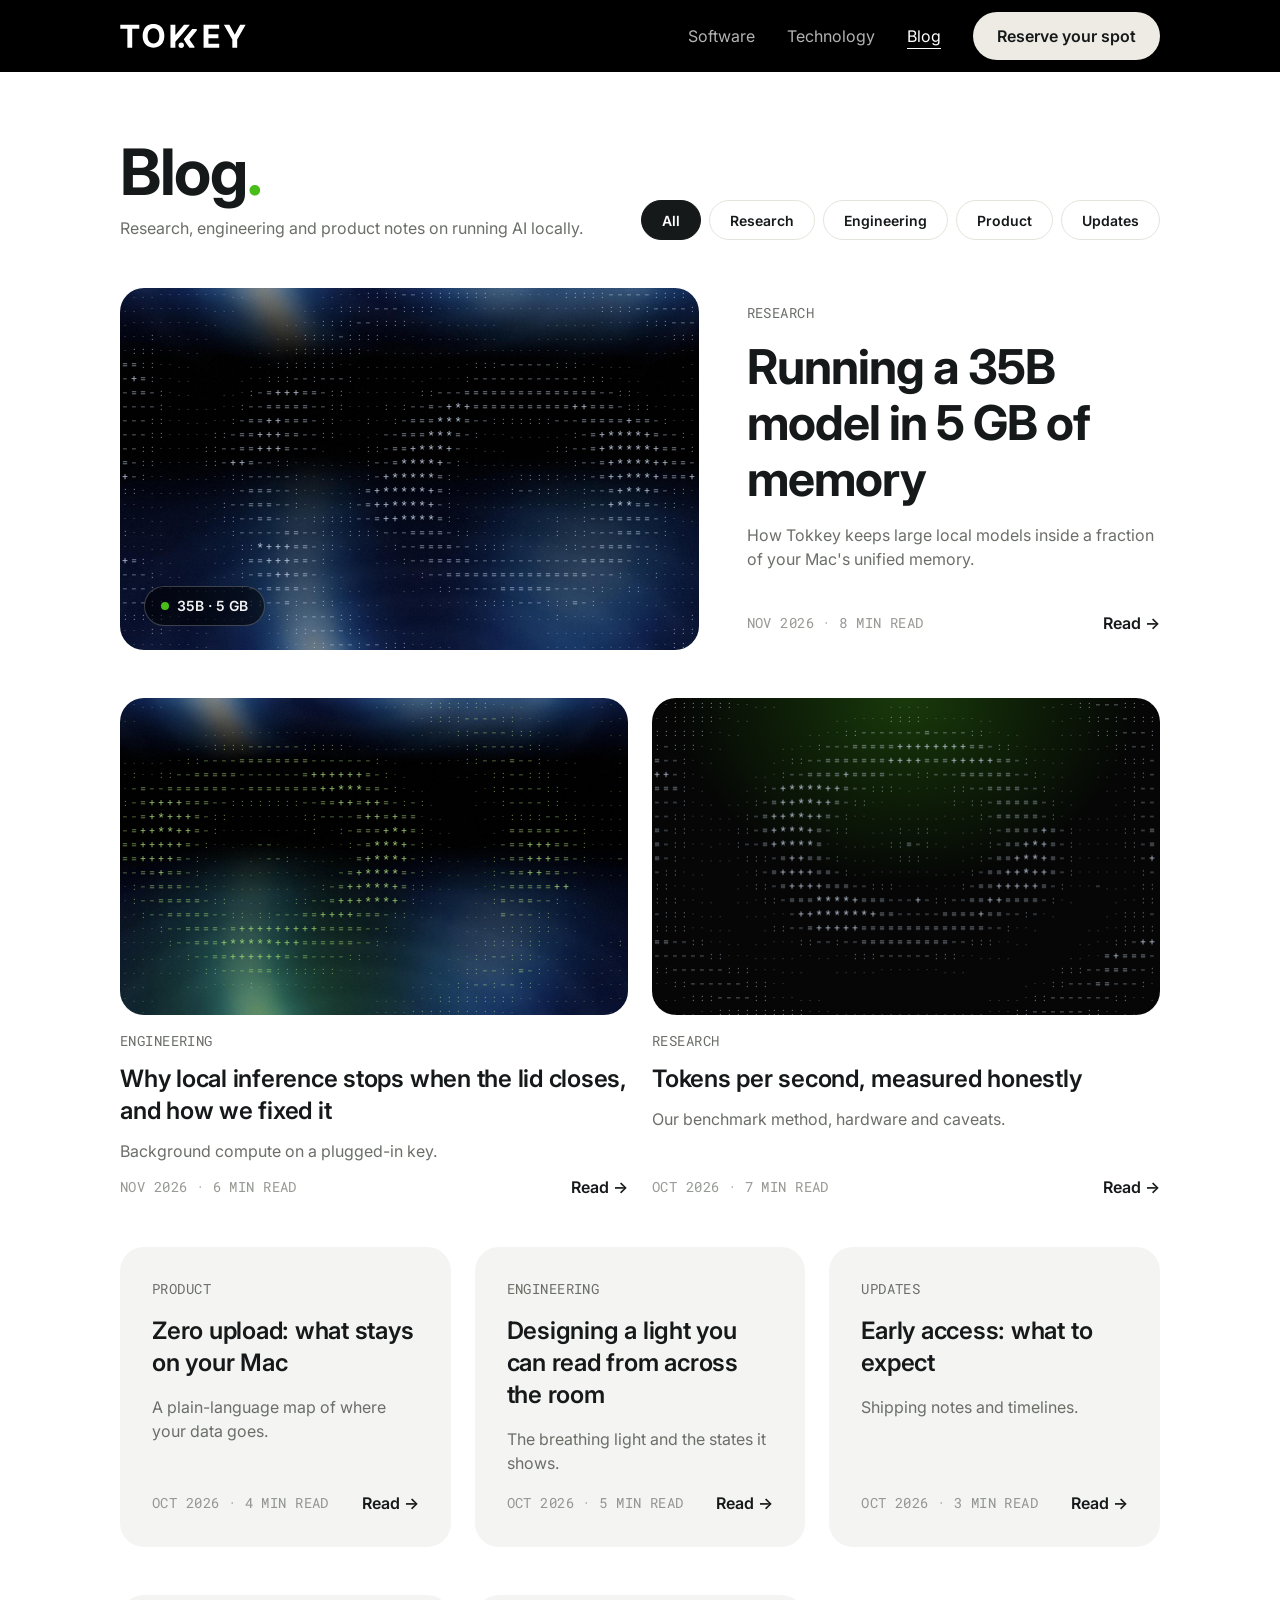
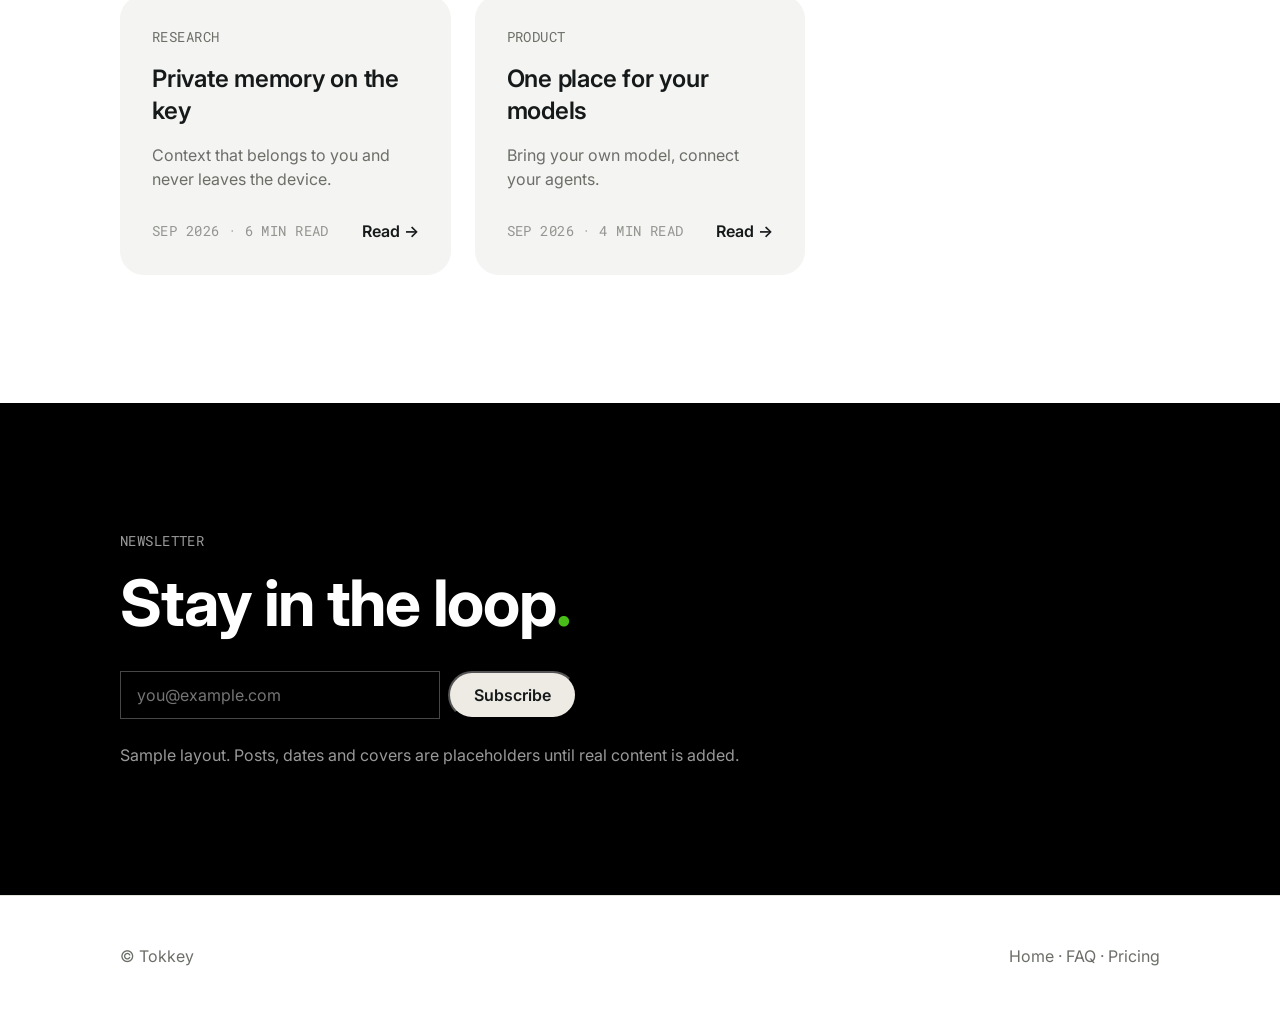
<file: v2/blog.html>
<!doctype html><html lang="en"><head><meta charset="utf-8"><meta name="viewport" content="width=device-width,initial-scale=1,viewport-fit=cover">
<title>Tokkey Blog</title><meta name="description" content="Research, engineering and product notes on running AI locally.">
<link rel="preconnect" href="https://fonts.googleapis.com"><link rel="preconnect" href="https://fonts.gstatic.com" crossorigin>
<link href="https://fonts.googleapis.com/css2?family=Inter:wght@400;500;600;700&family=Roboto+Mono:wght@400&display=swap" rel="stylesheet">
<style>
:root{--ink:#16191A;--black:#000;--white:#fff;--fog:#F4F4F2;--mut:#6B6F68;--hair:#E3E5DC;--accent:#4ABE18;--gutter:120px;--maxw:1680px;--r-lg:24px;--sans:'Inter',system-ui,sans-serif;--mono:'Commit Mono','Roboto Mono',ui-monospace,monospace;color-scheme:light}
*{box-sizing:border-box;margin:0;padding:0}body{font:400 16px/24px var(--sans);color:var(--ink);background:var(--white);-webkit-font-smoothing:antialiased;overflow-x:hidden}a{color:inherit;text-decoration:none}
.wrap{max-width:calc(var(--maxw) + 2*var(--gutter));margin:0 auto;padding:0 max(var(--gutter),env(safe-area-inset-left,0px))}
.eyebrow{font:400 14px/20px var(--mono);letter-spacing:.03em;text-transform:uppercase;color:var(--mut)}.eyebrow.soft{opacity:.7}
h1,h2,h3{font-weight:700;letter-spacing:-.02em}.dot{color:var(--accent)}
header.nav{background:#000;height:72px}header.nav .wrap{height:100%;display:flex;align-items:center;justify-content:space-between}
.brand{display:flex;align-items:center;color:#fff}.brand svg{height:32px;width:auto}
.nav-links{display:flex;align-items:center;gap:32px}.nav-links a.link{color:rgba(255,255,255,.7)}.nav-links a.link.on{color:#fff;text-decoration:underline;text-underline-offset:6px}
.btn{display:inline-flex;align-items:center;height:48px;padding:0 24px;border-radius:24px;font:600 16px/24px var(--sans);background:#EDEBE3;color:var(--ink)}
.head{padding:64px 0 32px;display:flex;justify-content:space-between;align-items:flex-end;gap:24px;flex-wrap:wrap}
.head h1{font-size:64px;line-height:72px}.head p{color:var(--mut);margin-top:8px;max-width:520px}
.tabs{display:flex;gap:8px;flex-wrap:wrap}.tabs button{height:40px;padding:0 20px;border-radius:20px;border:1px solid var(--hair);background:transparent;color:var(--ink);font:600 14px var(--sans);cursor:pointer}.tabs button.on{background:var(--ink);border-color:var(--ink);color:#fff}
.grid{display:grid;grid-template-columns:repeat(6,minmax(0,1fr));gap:48px 24px;padding:16px 0 128px}
.card{display:flex;flex-direction:column;gap:16px;cursor:pointer}.card[hidden]{display:none}
.card h2{font-size:48px;line-height:56px}.card h3{font-size:24px;line-height:32px;font-weight:600;letter-spacing:-.01em}.card p{color:var(--mut)}
.meta{display:flex;justify-content:space-between;align-items:center;margin-top:auto;gap:16px}.more{font-weight:600}.card:hover .more i{display:inline-block;transform:translateX(4px)}.more i{font-style:normal;transition:transform .2s}
.cover{position:relative;aspect-ratio:16/10;border-radius:var(--r-lg);overflow:hidden;background:#050605 center/cover no-repeat}.cover canvas{position:absolute;inset:0;width:100%;height:100%}
.c1{background-image:url(hero.jpg);background-position:30% 40%}.c2{background-image:url(hero.jpg);background-position:90% 90%;filter:hue-rotate(-60deg) saturate(1.2)}.c3{background:radial-gradient(70% 90% at 50% 0%,rgba(74,190,24,.28),transparent 65%),#050605}
.c2{filter:none}.c2::after{content:"";position:absolute;inset:0;background:radial-gradient(60% 80% at 30% 100%,rgba(74,190,24,.30),transparent 70%)}
.chip{position:absolute;left:24px;bottom:24px;height:40px;padding:0 16px;border-radius:20px;display:inline-flex;align-items:center;gap:8px;border:1px solid rgba(242,242,242,.24);background:rgba(0,0,0,.56);color:#F2F2F2;font:600 14px var(--sans)}.chip::before{content:"";width:8px;height:8px;border-radius:50%;background:var(--accent)}
.feat{grid-column:span 6;flex-direction:row;gap:48px;align-items:center}.feat .cover{flex:7;min-width:0}.feat .body{flex:5;min-width:0;display:flex;flex-direction:column;gap:16px;align-self:stretch;justify-content:center}.feat .meta{margin-top:24px}
.mid{grid-column:span 3}.mid .body{display:flex;flex-direction:column;gap:12px;flex:1}.sm{grid-column:span 2;padding:32px;border-radius:var(--r-lg);background:var(--fog);min-height:280px}
.cta{background:#000;color:#fff;padding:128px 0}.cta h2{font-size:64px;line-height:72px;margin:16px 0 32px}.cta .eyebrow{color:rgba(255,255,255,.6)}
form{display:flex;gap:8px;flex-wrap:wrap}input{height:48px;width:320px;max-width:100%;padding:0 16px;border:1px solid rgba(255,255,255,.28);background:transparent;color:#fff;font:400 16px var(--sans);border-radius:0}.note{width:100%;margin-top:16px;color:rgba(255,255,255,.6)}
footer{border-top:1px solid var(--hair);padding:48px 0}footer .wrap{display:flex;justify-content:space-between;gap:24px;flex-wrap:wrap;color:var(--mut)}
@media(max-width:1200px){:root{--gutter:40px}.card h2{font-size:36px;line-height:44px}}
@media(max-width:900px){:root{--gutter:16px}.nav-links a.link{display:none}.head h1{font-size:48px;line-height:56px}.feat{flex-direction:column;align-items:stretch;gap:24px}.mid,.sm{grid-column:span 6}.cta h2{font-size:40px;line-height:48px}.cta{padding:96px 0}}
</style></head><body>
<header class="nav"><div class="wrap"><a class="brand" href="index.html" aria-label="Tokkey"><svg class="logo" viewBox="150 0 436 111" xmlns="http://www.w3.org/2000/svg"><path d="M510.351 16.0464H529.373L547.69 50.6405H548.475L566.792 16.0464H585.814L556.515 67.9768V96.3737H539.65V67.9768L510.351 16.0464Z" fill="currentColor"/><path d="M439.889 96.3737V16.0464H494.016V30.0488H456.872V49.1893H491.231V63.1916H456.872V82.3714H494.173V96.3737H439.889Z" fill="currentColor"/><path d="M303.783 55.016C303.783 63.7757 302.123 71.2279 298.802 77.3727C295.507 83.5176 291.01 88.2112 285.309 91.4536C279.635 94.6698 273.255 96.2779 266.169 96.2779C259.03 96.2779 252.624 94.6567 246.95 91.4143C241.276 88.172 236.791 83.4783 233.497 77.3335C230.202 71.1887 228.555 63.7495 228.555 55.016C228.555 46.2563 230.202 38.8041 233.497 32.6593C236.791 26.5144 241.276 21.8339 246.95 18.6177C252.624 15.3753 259.03 13.7541 266.169 13.7541C273.255 13.7541 279.635 15.3753 285.309 18.6177C291.01 21.8339 295.507 26.5144 298.802 32.6593C302.123 38.8041 303.783 46.2563 303.783 55.016ZM286.565 55.016C286.565 49.3418 285.715 44.5567 284.015 40.6606C282.342 36.7645 279.975 33.8098 276.916 31.7964C273.856 29.783 270.274 28.7763 266.169 28.7763C262.064 28.7763 258.481 29.783 255.422 31.7964C252.363 33.8098 249.983 36.7645 248.284 40.6606C246.61 44.5567 245.773 49.3418 245.773 55.016C245.773 60.6902 246.61 65.4753 248.284 69.3714C249.983 73.2675 252.363 76.2222 255.422 78.2356C258.481 80.249 262.064 81.2557 266.169 81.2557C270.274 81.2557 273.856 80.249 276.916 78.2356C279.975 76.2222 282.342 73.2675 284.015 69.3714C285.715 65.4753 286.565 60.6902 286.565 55.016Z" fill="currentColor"/><path d="M150.979 30.0488V16.0464H216.95V30.0488H192.358V96.3737H175.571V30.0488H150.979Z" fill="currentColor"/><rect x="371.673" y="96.8224" width="18.4848" height="18.4848" rx="9.24238" transform="rotate(-180 371.673 96.8224)" fill="currentColor"/><path d="M372.267 68.7234L377.867 77.7806L378.434 78.7826L390.302 95.0697C390.868 95.8475 391.773 96.3076 392.735 96.3076H405.618C408.077 96.3076 409.499 93.5194 408.055 91.5286L391.964 69.3382C391.157 68.2254 391.206 66.7074 392.083 65.649L416.313 36.4132C417.94 34.4504 416.544 31.4805 413.995 31.4805H401.474C400.57 31.4805 399.713 31.887 399.141 32.5877L372.495 65.2358C371.683 66.2307 371.591 67.6311 372.267 68.7234Z" fill="currentColor"/><path d="M325.068 16.0468V96.3741H342.051V75.0902L351.248 64.8074L362.564 52.0136L392.373 16.0468H372.017L343.11 51.4645H342.051V16.0468H325.068Z" fill="currentColor"/></svg></a><nav class="nav-links"><a class="link" href="software.html">Software</a><a class="link" href="technology.html">Technology</a><a class="link on" href="blog.html">Blog</a><a class="btn" href="software.html#early">Reserve your spot</a></nav></div></header>
<main class="wrap"><div class="head"><div><h1>Blog<span class="dot">.</span></h1><p>Research, engineering and product notes on running AI locally.</p></div>
<div class="tabs" id="tabs"><button class="on" data-f="All">All</button><button data-f="Research">Research</button><button data-f="Engineering">Engineering</button><button data-f="Product">Product</button><button data-f="Updates">Updates</button></div></div>
<div class="grid"><article class="card feat" data-c="Research"><div class="cover c1"><canvas id="c1"></canvas><span class="chip">35B · 5 GB</span></div><div class="body"><span class="eyebrow">Research</span><h2>Running a 35B model in 5 GB of memory</h2><p>How Tokkey keeps large local models inside a fraction of your Mac's unified memory.</p><div class="meta"><span class="eyebrow soft">Nov 2026 · 8 min read</span><span class="more">Read <i>→</i></span></div></div></article><article class="card mid" data-c="Engineering"><div class="cover c2"><canvas id="c2"></canvas></div><div class="body"><span class="eyebrow">Engineering</span><h3>Why local inference stops when the lid closes, and how we fixed it</h3><p>Background compute on a plugged-in key.</p><div class="meta"><span class="eyebrow soft">Nov 2026 · 6 min read</span><span class="more">Read <i>→</i></span></div></div></article><article class="card mid" data-c="Research"><div class="cover c3"><canvas id="c3"></canvas></div><div class="body"><span class="eyebrow">Research</span><h3>Tokens per second, measured honestly</h3><p>Our benchmark method, hardware and caveats.</p><div class="meta"><span class="eyebrow soft">Oct 2026 · 7 min read</span><span class="more">Read <i>→</i></span></div></div></article><article class="card sm" data-c="Product"><span class="eyebrow">Product</span><h3>Zero upload: what stays on your Mac</h3><p>A plain-language map of where your data goes.</p><div class="meta"><span class="eyebrow soft">Oct 2026 · 4 min read</span><span class="more">Read <i>→</i></span></div></article><article class="card sm" data-c="Engineering"><span class="eyebrow">Engineering</span><h3>Designing a light you can read from across the room</h3><p>The breathing light and the states it shows.</p><div class="meta"><span class="eyebrow soft">Oct 2026 · 5 min read</span><span class="more">Read <i>→</i></span></div></article><article class="card sm" data-c="Updates"><span class="eyebrow">Updates</span><h3>Early access: what to expect</h3><p>Shipping notes and timelines.</p><div class="meta"><span class="eyebrow soft">Oct 2026 · 3 min read</span><span class="more">Read <i>→</i></span></div></article><article class="card sm" data-c="Research"><span class="eyebrow">Research</span><h3>Private memory on the key</h3><p>Context that belongs to you and never leaves the device.</p><div class="meta"><span class="eyebrow soft">Sep 2026 · 6 min read</span><span class="more">Read <i>→</i></span></div></article><article class="card sm" data-c="Product"><span class="eyebrow">Product</span><h3>One place for your models</h3><p>Bring your own model, connect your agents.</p><div class="meta"><span class="eyebrow soft">Sep 2026 · 4 min read</span><span class="more">Read <i>→</i></span></div></article></div></main>
<section class="cta"><div class="wrap"><div class="eyebrow">Newsletter</div><h2>Stay in the loop<span class="dot">.</span></h2><form id="f"><input type="email" placeholder="you@example.com" aria-label="Email" required><button class="btn">Subscribe</button><span class="note" id="n">Sample layout. Posts, dates and covers are placeholders until real content is added.</span></form></div></section>
<footer><div class="wrap"><span>© Tokkey</span><span><a href="index.html">Home</a> · <a href="faq.html">FAQ</a> · <a href="pricing.html">Pricing</a></span></div></footer>
<script>
var tabs=document.getElementById('tabs');tabs.addEventListener('click',function(e){var b=e.target.closest('button');if(!b)return;[].forEach.call(tabs.children,function(x){x.classList.toggle('on',x===b)});var f=b.dataset.f;[].forEach.call(document.querySelectorAll('.card'),function(c){c.hidden=f!=='All'&&c.dataset.c!==f})});
document.getElementById('f').addEventListener('submit',function(e){e.preventDefault();document.getElementById('n').textContent='Thanks. Subscriptions are not connected in this preview.'});
</script><script>(function(){
  var RAMP=' .·:-=+*', reduce=window.matchMedia&&matchMedia('(prefers-reduced-motion:reduce)').matches;
  var list=[];
  function make(id,cfg){
    var cv=document.getElementById(id); if(!cv) return;
    var cx0=cv.getContext('2d'), o={cv:cv,cx:cx0,cfg:cfg,on:true};
    if('IntersectionObserver' in window) new IntersectionObserver(function(e){o.on=e[0].isIntersecting},{threshold:0}).observe(cv.parentNode);
    list.push(o);
  }
  var LUM=Uint8Array.from(atob("[base64]/[base64]/[base64]/[base64]/QEJER0tQVVlcW1dRSkQ/[base64]/QUFCQkJCQkJBQUFAQEFnakNCQ0RFRkhJTE5QU1RVVFNQTktJR0VDQkFAPz4+Pj4+Pj4/[base64]/MikkIiIiIyQlJicnJycnJyYlJCMiIB8eHR0fIyozPkhRWF1gYmRlZWZmZ2dnZ2dnZ2dnZ2ZmZWRkY2JgX15cW1lYVlVUU1NUV1pgaHJ+iZOOpZFyXlFIREFAPz4+Pj4/[base64]/ODQyMTExMTEyMjMzNDQ0NDMyMS8tKicjHhkUEA4OEBIUFxocHiEjJCYoKSosLS4vMDEyMzQ0NTY3Nzg4ODk5OTk5OTg4NzY0Mi4pIhgQGTVPXWRoamxtbm5ubm5ubW1sa2poZF5VSDouJiIhICEiIyUmJycoKCgoKCgnJiUkIyIhISMmLDU/[base64]/[base64]/[base64]/[base64]/[base64]/Pj04NDY0MjAuLCooJiQjISAfHx4eHh8fHyAhIiIjJSYnKCorLS8wMjQ1Nzk6PD0+Pj8/Pz49PDs9Sl1FFgQDBwsOEBITFBQUFBQUFBQVFRYWFxcXFxcXFhYVFBMTEhIREREREhITExQUFRYWFxcYGBgYGBgYGBcWFhUUExIQEA8ODg4ODxAREhMUFBUVFBQTEQ8NCQYDBA81YmxeUEdBPDg2NDMzMzM0NTc4Ojs8PT4/[base64]/[base64]"),function(c){return c.charCodeAt(0)});
  function lumAt(u,v){u=((u%1)+1)%1;var x=Math.min(191,u*192|0),y=Math.min(107,Math.max(0,v*108|0));return LUM[y*192+x]/255}
  function draw(o,now){
    var cv=o.cv,cx0=o.cx,c=o.cfg,t=now/1000,dpr=Math.min(window.devicePixelRatio||1,2),w=cv.clientWidth,h=cv.clientHeight;
    if(!w||!h) return;
    if(cv.width!==(w*dpr|0)||cv.height!==(h*dpr|0)){cv.width=w*dpr;cv.height=h*dpr}
    var small=w<700,cw=small?9:11,ch=small?14:17,fs=small?10:12;
    var hx=c.sweep?w*(.5+.28*Math.sin(t*.25)):w*(small?c.sx:c.x),hy=h*c.y;
    cx0.setTransform(dpr,0,0,dpr,0,0);cx0.clearRect(0,0,w,h);
    cx0.font=fs+'px "Commit Mono","Roboto Mono",ui-monospace,monospace';
    cx0.textAlign='center';cx0.textBaseline='middle';cx0.fillStyle=c.col||'#dbe9ff';
    for(var y=ch/2;y<h;y+=ch){for(var x=cw/2;x<w;x+=cw){
      var l=lumAt(x/w+t*.005,y/h),d=Math.hypot(x-hx,(y-hy)*1.25),
          rp=(.5+.5*Math.sin(d*.042-t*2.2))*Math.exp(-d/c.dec),v=l*c.k1+rp*c.k2,ix=Math.min(7,Math.floor(v*8));
      if(ix<1) continue;
      cx0.globalAlpha=Math.min(.9,.16+ix*.1)*(c.a||1);
      cx0.fillText(RAMP.charAt(ix),x,y);
    }}
    cx0.globalAlpha=1;
  }
  make('c1',{x:.7,sx:.7,y:.55,k1:.9,k2:.8,dec:520,col:'#dbe9ff'});
  make('c2',{x:.3,sx:.3,y:.5,k1:.8,k2:.8,dec:480,col:'#bff08a'});
  make('c3',{x:.5,sx:.5,y:.45,k1:.7,k2:.9,dec:420,col:'#dbe9ff'});
  var n=0;
  function loop(now){ if(!(n++&1)) for(var i=0;i<list.length;i++) if(list[i].on) draw(list[i],now); requestAnimationFrame(loop); }
  if(reduce){ var once=function(){for(var i=0;i<list.length;i++) draw(list[i],4000)}; once(); window.addEventListener('resize',once); }
  else requestAnimationFrame(loop);
})();</script></body></html>
</file>
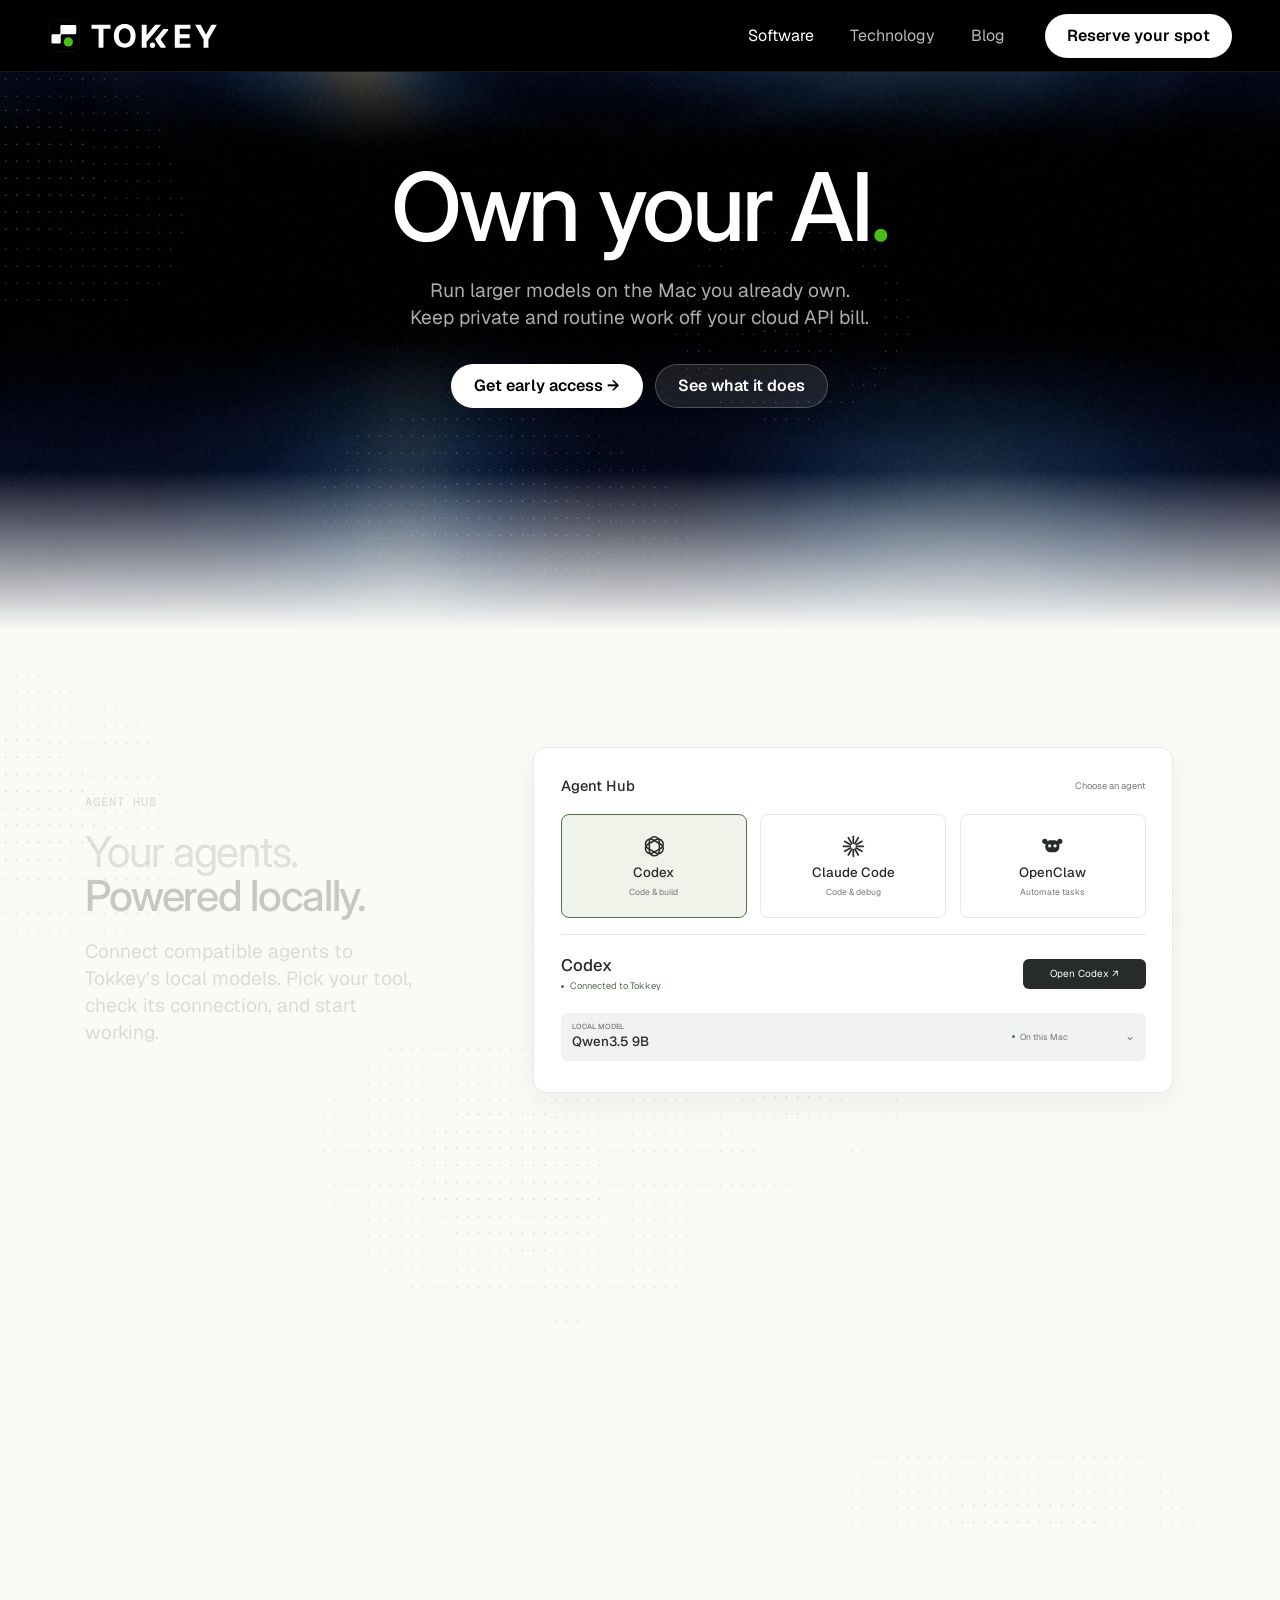
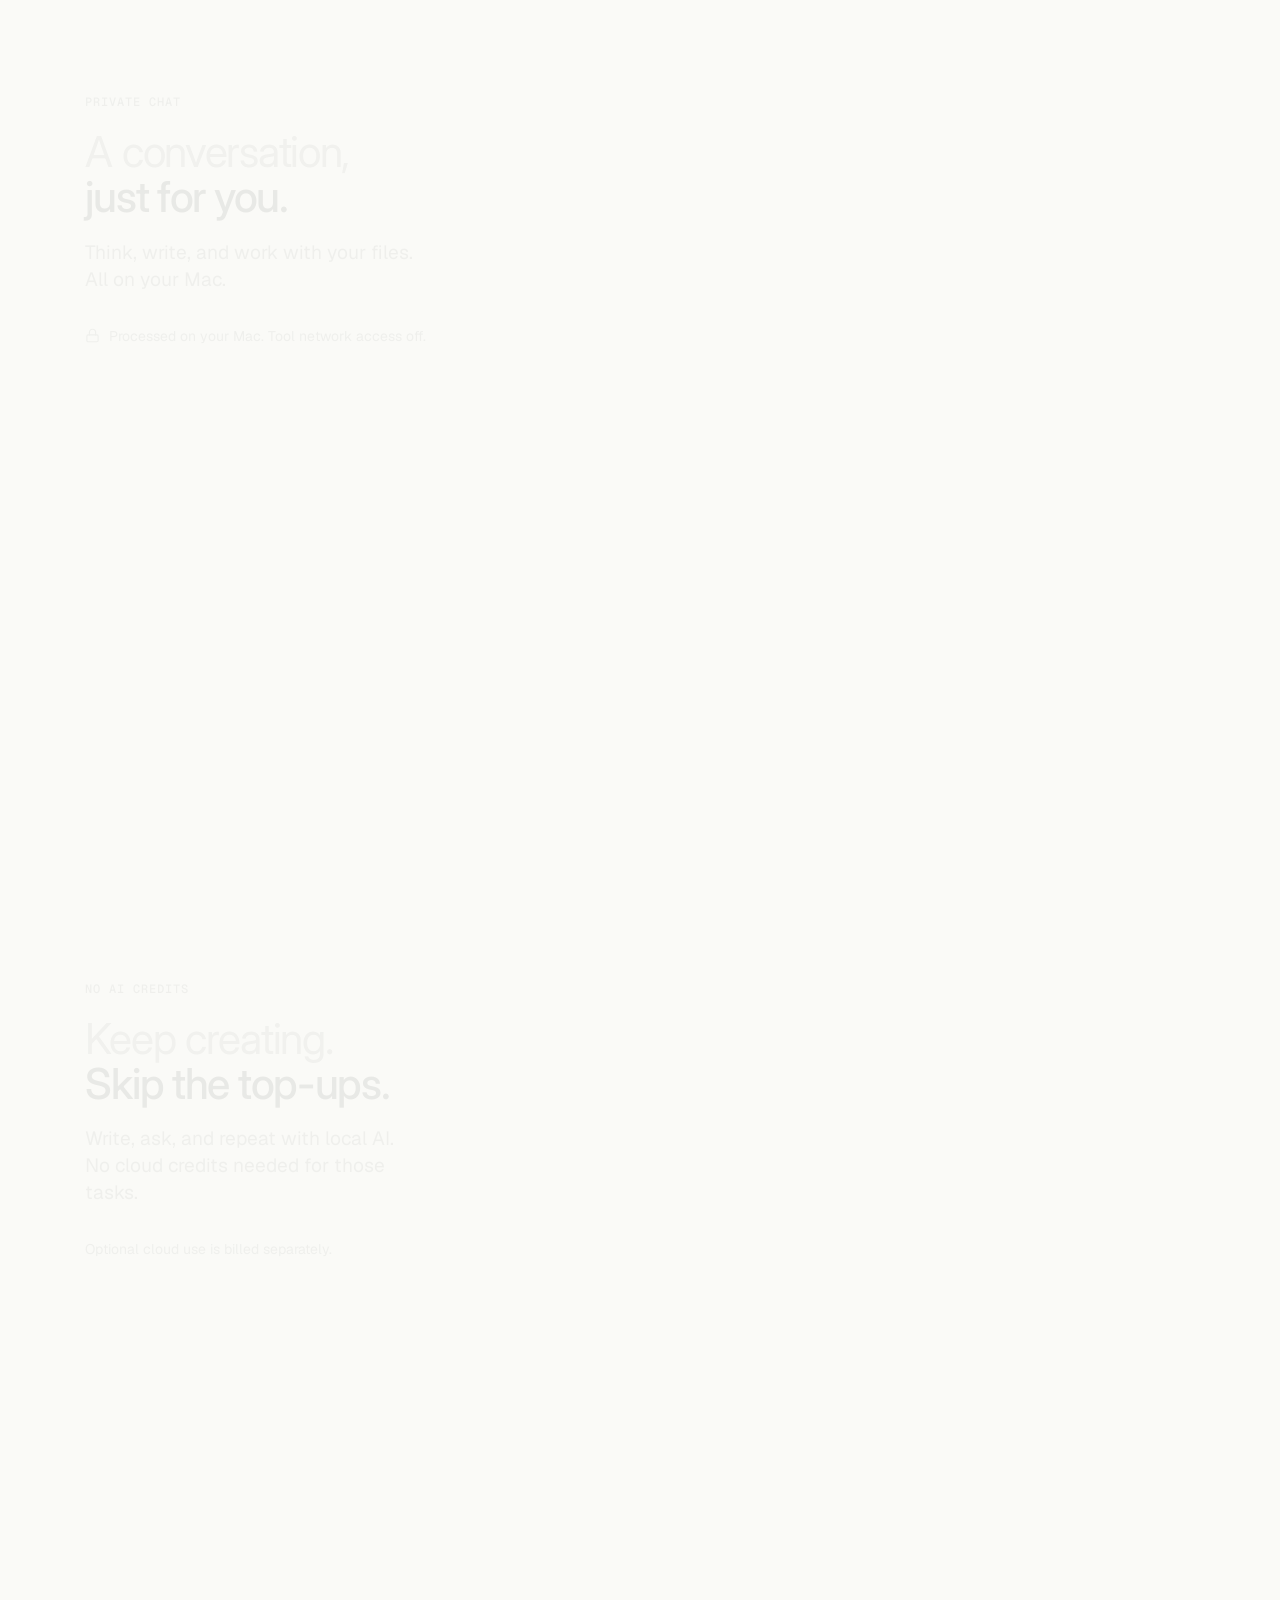
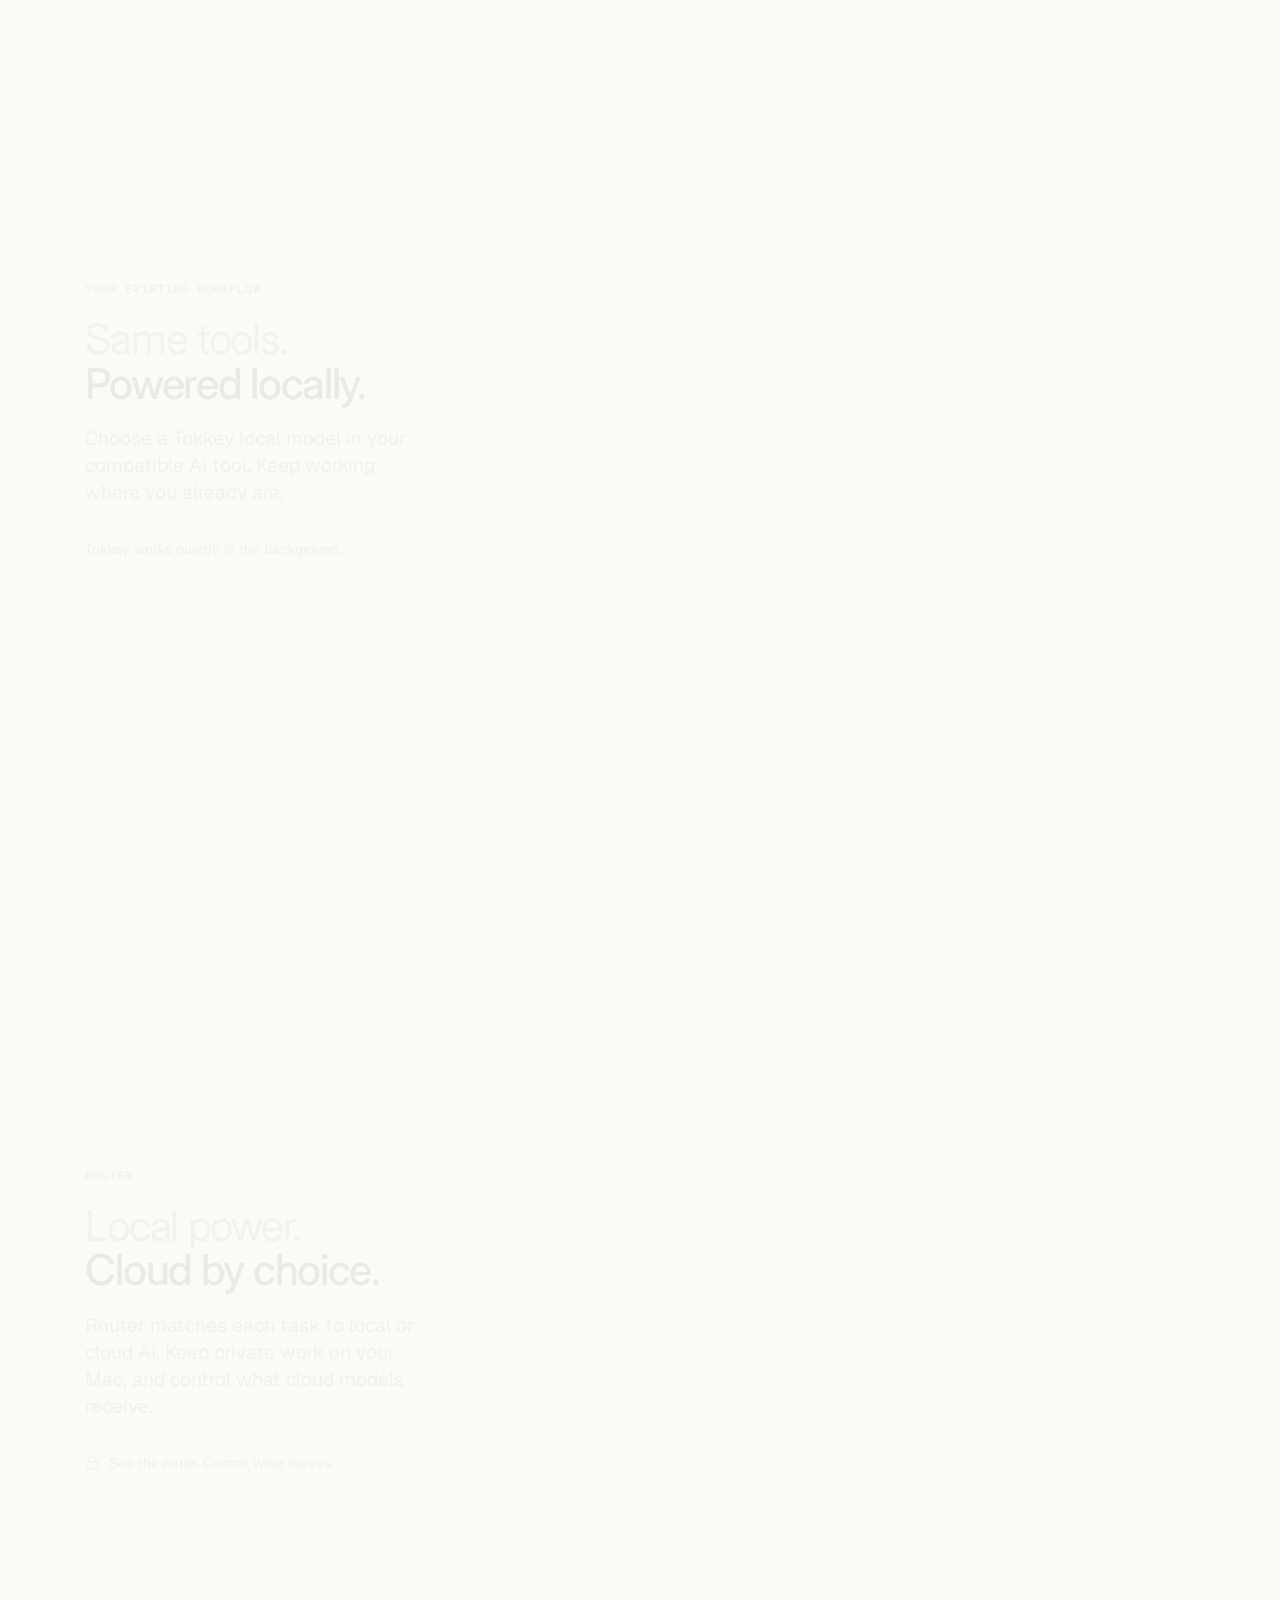
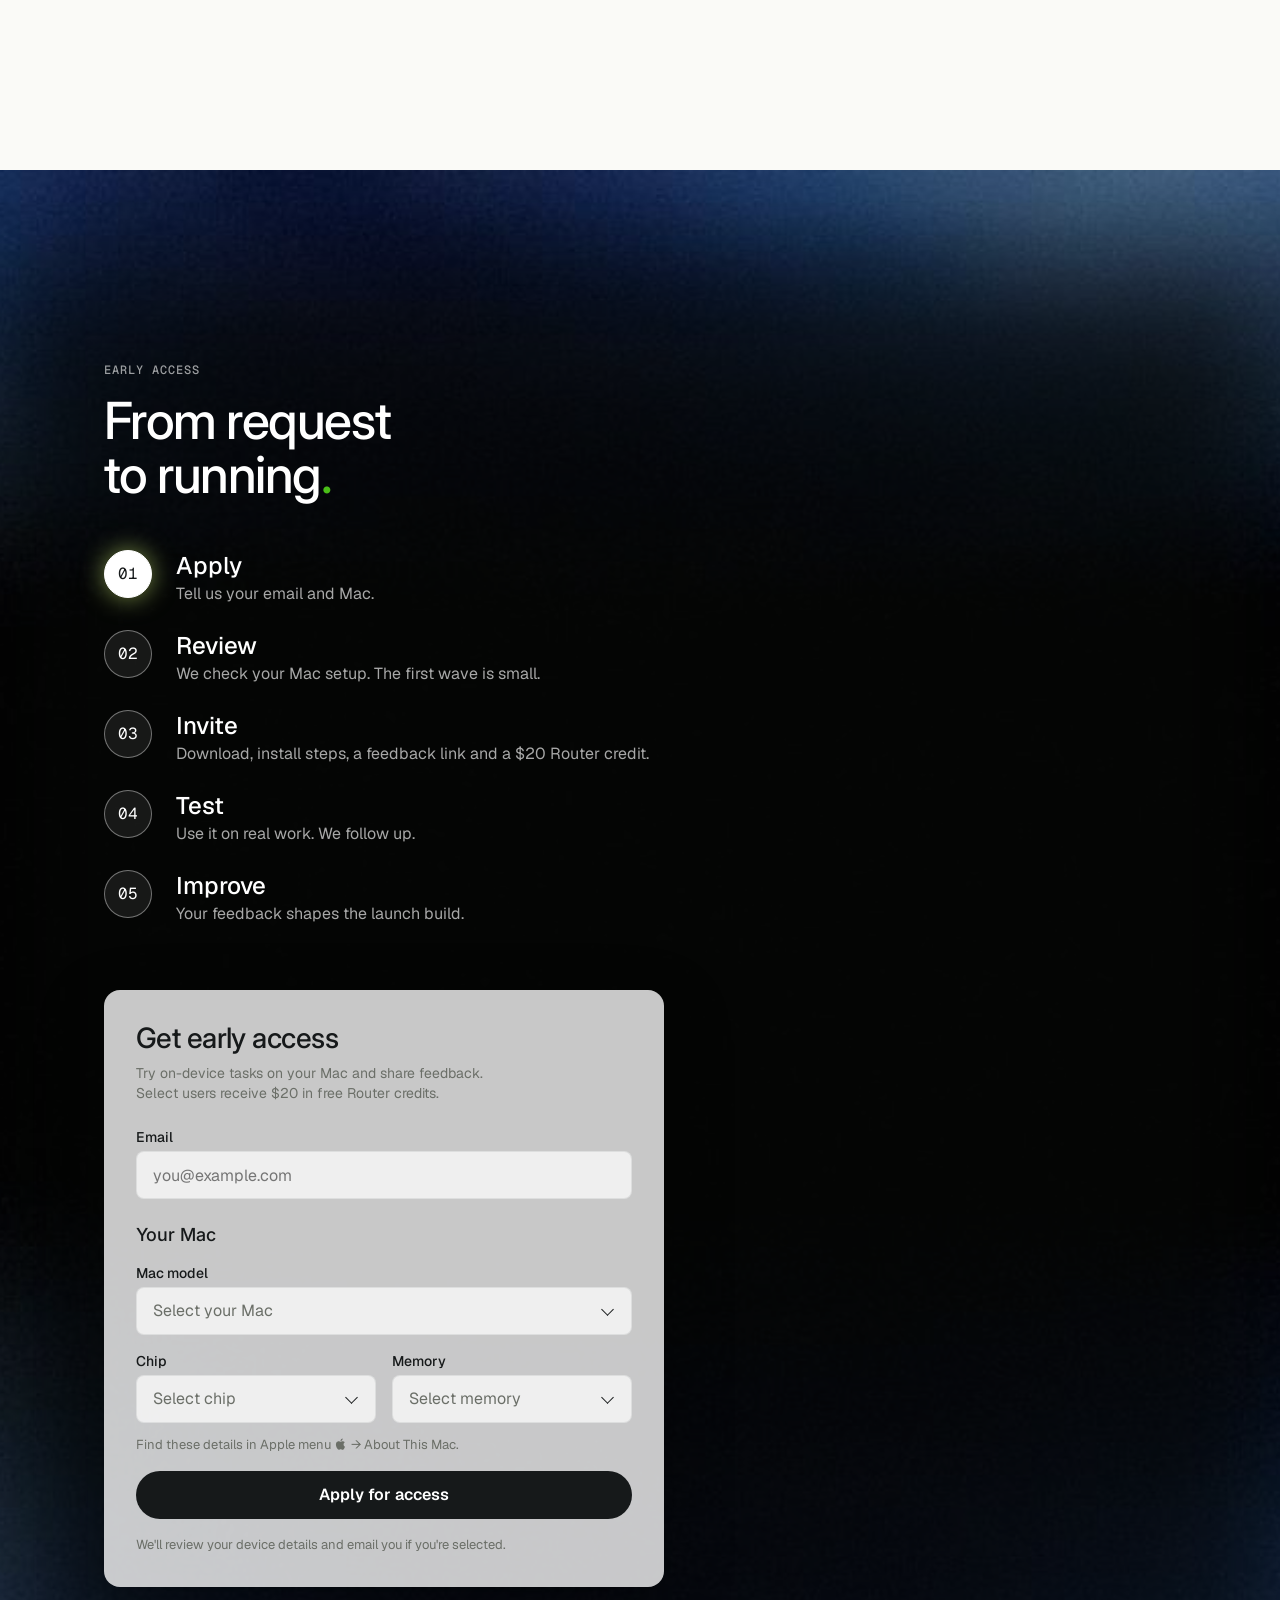
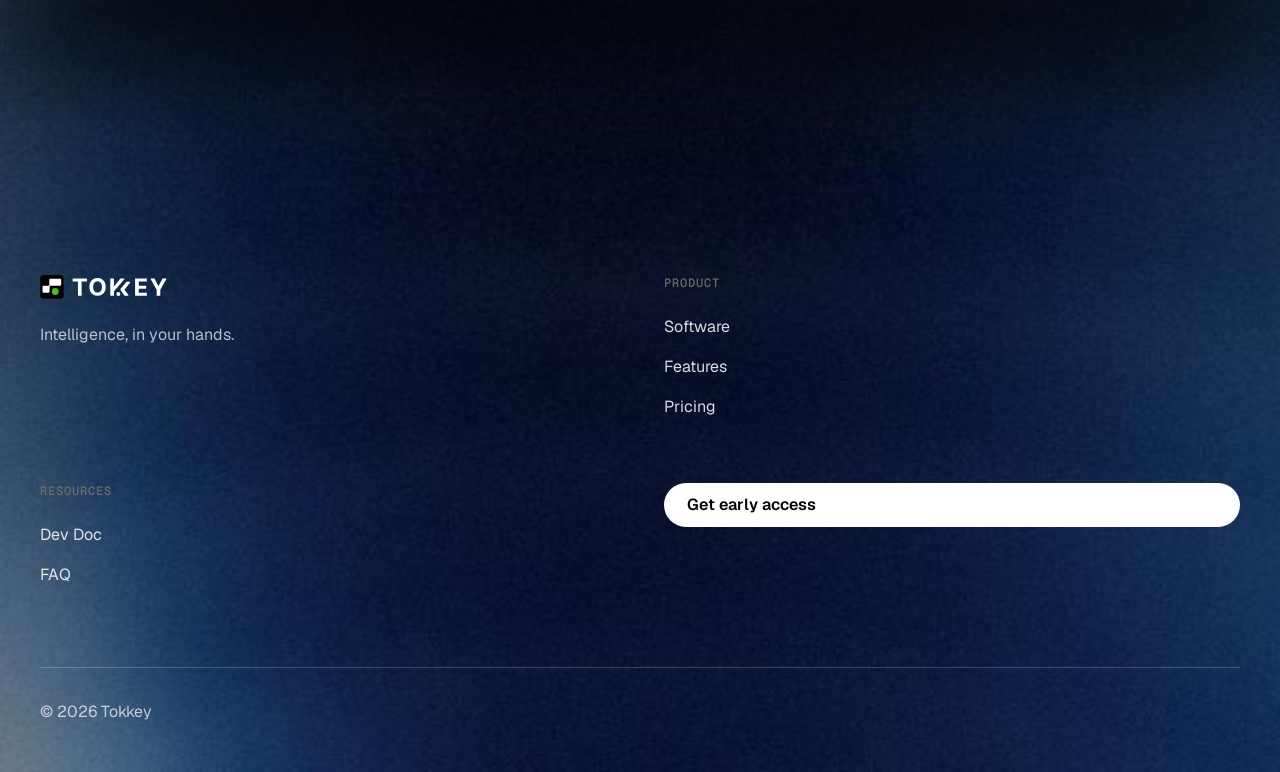
<file: v2/software.html>
<!DOCTYPE html>
<html lang="en">
<head>
<meta charset="utf-8">
<meta name="viewport" content="width=device-width,initial-scale=1">
<title>Tokkey Software</title>
<meta name="description" content="Own your AI. Run larger models on the Mac you already have.">
<link rel="preconnect" href="https://fonts.googleapis.com">
<link rel="preconnect" href="https://fonts.gstatic.com" crossorigin>
<link href="https://fonts.googleapis.com/css2?family=Inter:wght@100..900&display=swap" rel="stylesheet">
<style>
@font-face{font-family:'Geist';src:url('fonts/Geist-Variable.woff2') format('woff2');font-weight:100 900;font-style:normal;font-display:swap}
@font-face{font-family:'Geist Mono';src:url('fonts/GeistMono-Variable.woff2') format('woff2');font-weight:100 900;font-style:normal;font-display:swap}
</style>
<style>
/* ───────── Tokens ───────── */
:root{
  /* color */
  --ink:#16191A; --black:#000; --white:#fff; --fog:#F4F4F2;
  --mut:#6B6F68; --hair:#E3E5DC; --accent:#4ABE18;
  --sage:#9BAA9B;
  /* type scale (size / line-height) — 96·64·48·32·24·16 */
  --fs-display:96px; --lh-display:104px;
  --fs-h2:64px;      --lh-h2:72px;
  --fs-h2s:48px;     --lh-h2s:56px;
  --fs-h3:32px;      --lh-h3:40px;
  --fs-lead:24px;    --lh-lead:32px;
  --fs-body:16px;    --lh-body:24px;
  /* spacing — multiples of 8 */
  --s1:8px; --s2:16px; --s3:24px; --s4:32px; --s6:48px; --s8:64px; --s12:96px; --s16:128px; --s20:160px;
  --gutter:120px; --maxw:1680px;
  --r:16px; --r-lg:24px;
  --sans:'Geist',system-ui,sans-serif;
  --mono:'Geist Mono',ui-monospace,monospace;
}
*{box-sizing:border-box;margin:0;padding:0}
html{scroll-behavior:smooth}
body{font:400 var(--fs-body)/var(--lh-body) var(--sans);color:var(--ink);background:var(--white);-webkit-font-smoothing:antialiased;overflow-x:hidden}
a{color:inherit;text-decoration:none}
img{display:block;max-width:100%}
.wrap{max-width:calc(var(--maxw) + 2*var(--gutter));margin:0 auto;padding:0 var(--gutter)}
.eyebrow{font:400 var(--fs-body)/var(--lh-body) var(--mono);letter-spacing:.03em;text-transform:uppercase;color:var(--mut)}
.dark .eyebrow{color:rgba(255,255,255,.6)}
h1,h2,h3{font-weight:700;letter-spacing:-.02em}
.display{font-size:var(--fs-display);line-height:var(--lh-display)}
.h2{font-size:var(--fs-h2);line-height:var(--lh-h2)}
.h3{font-size:var(--fs-h3);line-height:var(--lh-h3);font-weight:600;letter-spacing:-.01em}
.lead{font-size:var(--fs-lead);line-height:var(--lh-lead);color:var(--mut)}
.dot{color:var(--accent)}
.dark{background:var(--black);color:#fff}
.dark .lead{color:rgba(255,255,255,.65)}
section{position:relative;overflow:hidden}

/* buttons */
.btn{display:inline-flex;align-items:center;gap:8px;height:48px;padding:0 var(--s3);border-radius:24px;font:600 var(--fs-body)/var(--lh-body) var(--sans);border:1px solid transparent;cursor:pointer;transition:opacity .2s,transform .2s}
.btn:hover{opacity:.88}
.btn.cream{background:#EDEBE3;color:var(--ink)}
.btn.ghost{border-color:rgba(255,255,255,.28);color:#fff;background:transparent}
.btn.ink{background:var(--ink);color:#fff}

/* ───────── Header ───────── */
header.nav{position:absolute;top:0;left:0;right:0;z-index:30;height:72px}
header.nav .wrap{height:100%;display:flex;align-items:center;justify-content:space-between}
.brand{display:flex;align-items:center;color:#fff}
.brand svg{height:32px;width:auto}
.nav-links{display:flex;align-items:center;gap:var(--s4)}
.nav-links a.link{color:rgba(255,255,255,.7)}
.nav-links a.link.on{color:#fff;text-decoration:underline;text-underline-offset:6px}

/* ───────── S1 Hero ───────── */
.hero{min-height:1080px;background:#050605 url(hero.jpg) center top/cover no-repeat;color:#fff;display:flex;align-items:center;overflow:hidden}
.hero::before{content:"";position:absolute;inset:0;z-index:1;pointer-events:none;background:
  repeating-linear-gradient(90deg,rgba(255,255,255,.2) 0 1px,transparent 1px 96px),
  repeating-linear-gradient(0deg,rgba(255,255,255,.2) 0 1px,transparent 1px 96px);
  -webkit-mask-image:radial-gradient(ellipse at 66% 50%,#000 10%,transparent 70%);mask-image:radial-gradient(ellipse at 66% 50%,#000 10%,transparent 70%)}
.hero::after{content:"";position:absolute;left:0;right:0;bottom:0;height:260px;background:linear-gradient(to bottom,transparent,var(--fog))}
.hero .wrap{position:relative;z-index:2;display:grid;grid-template-columns:minmax(0,520px) minmax(0,1fr);gap:var(--s8);align-items:center;width:100%;padding-top:var(--s12)}
.hero .copy .eyebrow{margin-bottom:var(--s2)}
.hero h1{margin-bottom:var(--s3);color:#fff}
.hero h1 .g{background:linear-gradient(90deg,#fff 0%,#a8c4ff 100%);-webkit-background-clip:text;background-clip:text;color:transparent}
.hero .sub{font-size:var(--fs-lead);line-height:var(--lh-lead);color:rgba(255,255,255,.68);margin-bottom:var(--s6);max-width:520px}
.hero .cta{display:flex;gap:var(--s2);flex-wrap:wrap}
.stage{position:relative}
.stage .glow{position:absolute;inset:-12% -6%;background:radial-gradient(closest-side,rgba(110,150,255,.4),rgba(40,70,160,.18) 55%,transparent);filter:blur(8px)}
.stage img.win{position:relative;width:100%;border-radius:var(--r-lg);box-shadow:0 48px 96px rgba(0,0,0,.45)}

/* floating tag chips — rotate in */
.tag{position:absolute;z-index:3;display:flex;align-items:center;gap:12px;height:56px;padding:0 24px 0 12px;border-radius:28px;background:rgba(12,14,13,.66);border:1px solid rgba(255,255,255,.22);box-shadow:0 12px 32px rgba(0,0,0,.35);backdrop-filter:blur(16px);-webkit-backdrop-filter:blur(16px);font:600 var(--fs-body)/var(--lh-body) var(--sans);color:#fff;white-space:nowrap;
  opacity:1;transform:none;
  animation:none}
.tag i{display:grid;place-items:center;width:32px;height:32px;border-radius:12px;background:rgba(255,255,255,.12)}
.tag svg{width:20px;height:20px;fill:#fff}
.tag .led{width:8px;height:8px;border-radius:50%;background:var(--accent);margin-left:4px}
@keyframes tagIn{
  60%{opacity:1}
  to{opacity:1;transform:none}}
@keyframes tagFloat{
  0%,100%{transform:translate(0,0) rotate(var(--r1,0deg))}
  50%{transform:translate(0,-8px) rotate(calc(var(--r1,0deg) + 1.5deg))}}
.t1{left:-3%;top:70%;--r1:-5deg;--r0:-50deg;--dx:-60px;--d:.5s}
.t2{right:6%;bottom:-28px;--r1:0deg;--r0:0deg;--dx:0px;--dy:12px;--d:.5s}
.t3{right:-5%;top:60%;--r1:-4deg;--r0:-45deg;--dx:60px;--d:.9s}
.t4{left:6%;bottom:-28px;--r1:0deg;--r0:0deg;--dy:-12px;--d:.7s}
.hero .copy>*{opacity:0;transform:translateY(16px);animation:rise .8s ease forwards}
.hero .copy>*:nth-child(1){animation-delay:.05s}.hero .copy>*:nth-child(2){animation-delay:.15s}.hero .copy>*:nth-child(3){animation-delay:.25s}.hero .copy>*:nth-child(4){animation-delay:.35s}
@keyframes rise{to{opacity:1;transform:none}}
@media (prefers-reduced-motion:reduce){
  .tag{animation:none;opacity:1;transform:rotate(var(--r1,0deg))}
  .hero .copy>*{animation:none;opacity:1;transform:none}}

/* ───────── S2 What it does ───────── */
.ascii.light{color:rgba(22,25,26,.15);height:560px;-webkit-mask-image:linear-gradient(#000 45%,transparent);mask-image:linear-gradient(#000 45%,transparent)}
.what{background:#fff;padding:var(--s16) 0}
.what .wrap{position:relative}
.what .eyebrow{margin-bottom:var(--s2)}
.what h2{white-space:nowrap}
.what .top{display:grid;grid-template-columns:minmax(0,1fr) minmax(0,816px);gap:var(--s12);margin-top:var(--s12);align-items:start}
.what .one{padding-top:var(--s8)}
.what .one h3{font-size:var(--fs-h2s);line-height:var(--lh-h2s);font-weight:600;letter-spacing:-.02em;margin-bottom:var(--s2)}
.what .one p{font-size:var(--fs-lead);line-height:var(--lh-lead);color:var(--mut);max-width:520px}
.panel{position:relative;border-radius:var(--r-lg);background:#070909;min-height:760px;overflow:hidden;display:grid;place-items:center}
.panel .glow{position:absolute;width:1000px;height:760px;left:50%;top:50%;transform:translate(-50%,-50%);background:radial-gradient(closest-side,rgba(38,118,72,.8),rgba(20,70,46,.4) 55%,transparent)}
.panel .ring{position:absolute;left:50%;top:50%;border:1px solid rgba(190,235,205,.16);border-radius:50%;transform:translate(-50%,-50%)}
.engine{position:relative;width:min(720px,calc(100% - 96px));background:#fff;border-radius:var(--r-lg);box-shadow:0 24px 64px rgba(0,0,0,.4);padding:32px 40px}
.engine .top2{display:flex;justify-content:space-between;margin-bottom:var(--s4)}
.pill{display:inline-flex;align-items:center;gap:8px;height:32px;padding:0 16px;border-radius:16px;background:#F0F0EC;font-weight:500}
.pill .d{width:8px;height:8px;border-radius:50%;background:var(--ink)}
.row{padding:var(--s3) 0;border-bottom:1px solid var(--hair)}
.row:last-of-type{border:0}
.row .l{display:flex;justify-content:space-between;margin-bottom:var(--s2);font-weight:600}
.row .l span{font-weight:400;color:var(--mut)}
.bar{height:12px;border-radius:6px;background:#EAEAE6;overflow:hidden}
.bar b{display:block;height:100%;background:var(--ink);border-radius:6px;transform-origin:left;animation:grow 1.4s .3s cubic-bezier(.2,.8,.2,1) both}
@keyframes grow{from{transform:scaleX(0)}}
.note{margin-top:var(--s2);padding:var(--s1) var(--s2);border-radius:12px;background:#F4F4F2;color:var(--mut)}
.mini{position:absolute;display:grid;place-items:center;width:56px;height:56px;border-radius:var(--r);background:rgba(255,255,255,.08);border:1px solid rgba(255,255,255,.18);box-shadow:0 0 24px rgba(120,230,170,.22);transform:rotate(var(--rot,0deg))}
.mini svg{width:28px;height:28px;fill:#fff}
.feat{position:relative;display:grid;grid-template-columns:repeat(3,minmax(0,1fr));gap:var(--s3);margin-top:var(--s12)}
.fc{position:relative;background:#fff;border:1px solid var(--hair);border-radius:var(--r-lg);padding:var(--s4);min-height:256px;box-shadow:0 8px 24px rgba(22,25,26,.05)}
.fc .ic{display:grid;place-items:center;width:40px;height:40px;border-radius:12px;background:var(--ink);box-shadow:0 4px 16px rgba(74,190,24,.28)}
.fc .ic svg{width:24px;height:24px;fill:#fff}
.fc .no{position:absolute;right:var(--s4);top:var(--s4);font:400 var(--fs-body)/var(--lh-body) var(--mono);color:var(--mut)}
.fc h3{margin:var(--s3) 0 var(--s2);font-size:var(--fs-lead);line-height:var(--lh-lead);font-weight:600;letter-spacing:-.01em}
.fc p{color:var(--mut)}
.foot{margin-top:var(--s4);font:400 var(--fs-body)/var(--lh-body) var(--mono);color:var(--mut)}

/* ───────── S3 Compat ───────── */
.compat{background:#fff;padding:var(--s16) 0}
.compat h2{margin:var(--s2) 0 var(--s3)}
.chips{display:flex;flex-wrap:wrap;gap:var(--s2);margin:var(--s6) 0}
.chip{display:inline-flex;align-items:center;gap:12px;height:56px;padding:0 24px;border-radius:28px;border:1px solid var(--hair);background:var(--fog);font-weight:500}
.chip small{font:400 var(--fs-body)/var(--lh-body) var(--mono);color:var(--mut);letter-spacing:.03em}
.chip .led{width:8px;height:8px;border-radius:50%;background:var(--accent)}
.table{border:1px solid var(--hair);border-radius:var(--r-lg);background:#FAFAF8;overflow:hidden}
.tr{display:grid;grid-template-columns:2fr 1fr 1fr 1.4fr 1.4fr 1.4fr;align-items:center;padding:var(--s3) var(--s4);border-top:1px solid var(--hair);min-height:96px}
.tr.h{border-top:0;min-height:64px;font:400 var(--fs-body)/var(--lh-body) var(--mono);color:var(--mut);letter-spacing:.03em;text-transform:uppercase}
.tr .m{font-weight:600;font-size:var(--fs-lead);line-height:var(--lh-lead)}
.tr .a{color:var(--mut);font-size:var(--fs-lead);line-height:var(--lh-lead)}
.tr .w{font-weight:600;font-size:var(--fs-lead);line-height:var(--lh-lead);display:flex;align-items:center;gap:12px}
.tr .w::before{content:"";width:8px;height:8px;border-radius:50%;background:var(--accent)}
.grade{display:inline-flex;align-items:center;height:32px;padding:0 12px;border-radius:8px;font:400 var(--fs-body)/var(--lh-body) var(--mono);letter-spacing:.03em}
.grade.s{background:var(--ink);color:#fff}.grade.b{background:#E8E8E4;color:var(--ink)}
.more{display:flex;justify-content:center;padding:var(--s3)}
.btn.soft{background:#EAEAE6;color:var(--ink)}

/* ───────── S4 Use cases (light + ASCII) ───────── */
.use{background:#fff;padding:var(--s16) 0;color:var(--ink)}
.ascii{position:absolute;left:0;right:0;top:0;margin:0;font:400 16px/20px var(--mono);color:rgba(255,255,255,.22);white-space:pre;pointer-events:none;overflow:hidden;user-select:none}
.use .wrap{position:relative}
.use .head{position:relative;text-align:center;max-width:960px;margin:0 auto var(--s8)}
.use .head h2{margin:var(--s2) 0 var(--s3)}
.use .head .eyebrow{color:var(--mut)}
.flow{display:flex;justify-content:center;align-items:center;gap:var(--s2);margin-top:var(--s6);flex-wrap:wrap}
.flow .fp{height:48px;display:inline-flex;align-items:center;padding:0 24px;border-radius:24px;border:1px solid var(--hair);background:#fff}
.flow .ar{color:var(--mut)}
.use .grid{position:relative;display:grid;grid-template-columns:480px minmax(0,1fr);gap:var(--s6);align-items:stretch}
.tabs{display:flex;flex-direction:column;gap:var(--s3)}
.tab{border-radius:var(--r-lg);padding:var(--s4);border:1px solid transparent}
.tab.on{background:#fff;border-color:var(--hair);box-shadow:0 8px 24px rgba(22,25,26,.05)}
.tab h3{margin-bottom:var(--s2)}
.tab p{color:var(--mut)}
.shot{align-self:start;position:relative;border-radius:20px;overflow:hidden;line-height:0;box-shadow:0 24px 64px rgba(22,40,24,.18);display:block;padding:0;border:0;background:radial-gradient(ellipse at 15% 10%,rgba(255,255,255,.55),transparent 55%),radial-gradient(ellipse at 90% 90%,rgba(120,138,118,.5),transparent 60%),#B9C4B7}
.shot img{display:block;width:100%;height:auto;border-radius:0;box-shadow:none}
.cards{position:relative;display:grid;grid-template-columns:repeat(3,minmax(0,1fr));gap:var(--s3);margin-top:var(--s8)}
.card{border-radius:var(--r-lg);padding:var(--s4);background:#fff;border:1px solid var(--hair);min-height:240px;display:flex;flex-direction:column;justify-content:space-between}
.card .eyebrow{color:var(--mut)}
.card h3{margin-bottom:var(--s1)}
.card p{color:var(--mut)}

/* ───────── S5 Access ───────── */
.access{padding:var(--s16) 0}
.access .big{position:relative;border-radius:var(--r-lg);border:1px solid rgba(255,255,255,.12);overflow:hidden;padding:var(--s12);background:rgba(23,23,23,.88);display:grid;grid-template-columns:minmax(0,1fr) 640px;gap:var(--s8);align-items:center}
.access h2{margin:var(--s2) 0 var(--s6)}
.steps{display:flex;flex-direction:column;gap:var(--s3)}
.step{display:grid;grid-template-columns:48px 1fr;gap:var(--s3);align-items:start}
.step .c{width:48px;height:48px;border-radius:50%;display:grid;place-items:center;border:1px solid rgba(255,255,255,.4);background:rgba(255,255,255,.08);font:400 var(--fs-body)/var(--lh-body) var(--mono)}
.step:first-child .c{background:#fff;color:var(--ink);border-color:#fff;box-shadow:0 0 24px rgba(214,246,120,.55)}
.step b{display:block;font-size:var(--fs-lead);line-height:var(--lh-lead);font-weight:600}
.step span{color:rgba(255,255,255,.65)}
.form{border-radius:var(--r-lg);padding:var(--s6);background:rgba(255,255,255,.78);color:var(--ink);box-shadow:0 24px 64px rgba(0,0,0,.35)}
.form h3{font-size:var(--fs-h2s);line-height:var(--lh-h2s);letter-spacing:-.02em;margin-bottom:var(--s2)}
.form p.s{color:var(--mut);margin-bottom:var(--s4)}
.form label{display:block;font-weight:500;margin-bottom:var(--s1)}
.form input{width:100%;height:56px;border-radius:var(--r);border:1px solid rgba(22,25,26,.08);background:rgba(255,255,255,.7);color:var(--ink);padding:0 var(--s2);font:400 var(--fs-body)/var(--lh-body) var(--sans);margin-bottom:var(--s3);outline:0}
.form input:focus{border-color:var(--accent)}
.form .btn{width:100%;justify-content:center;height:56px;border-radius:var(--r)}
.form .fine{margin-top:var(--s3);color:var(--mut)}
.form h4.fh{font:500 24px/32px var(--sans);margin:var(--s2) 0 var(--s3);color:var(--ink)}
.form select{appearance:none;-webkit-appearance:none;width:100%;height:56px;border-radius:var(--r);border:1px solid rgba(22,25,26,.08);background:rgba(255,255,255,.7);color:var(--ink);padding:0 48px 0 var(--s2);font:400 var(--fs-body)/var(--lh-body) var(--sans);outline:0;cursor:pointer}
.form select:invalid{color:var(--mut)}
.form select:focus{border-color:var(--accent)}
.form .sel{position:relative;margin-bottom:var(--s3)}
.form .sel::after{content:"";position:absolute;right:20px;top:50%;width:8px;height:8px;margin-top:-6px;border-right:1.5px solid var(--ink);border-bottom:1.5px solid var(--ink);transform:rotate(45deg);pointer-events:none}
.form .row2{display:grid;grid-template-columns:1fr 1fr;gap:var(--s3)}
.form .hint{color:var(--mut);margin:calc(var(--s1) * -1) 0 var(--s3);font-size:14px;line-height:24px}
.form .btn.ink{margin-top:0}.form .apl{vertical-align:-2px}
@media (max-width:560px){.form .row2{grid-template-columns:1fr;gap:0}}


/* ───────── Footer ───────── */
footer{background:#050605 url(hero.jpg) center bottom/cover no-repeat;color:#fff;padding:var(--s12) 0 var(--s6);position:relative}
footer::before{content:none}
footer{overflow:hidden}
footer .wrap{position:relative;z-index:2}
footer .rip{-webkit-mask-image:linear-gradient(to bottom,transparent 0,#000 38%);mask-image:linear-gradient(to bottom,transparent 0,#000 38%)}
.fgrid{display:grid;grid-template-columns:1fr 240px 240px auto;gap:var(--s6);align-items:start;padding-bottom:var(--s8);border-bottom:1px solid rgba(255,255,255,.2)}
.fgrid .tg{margin-top:var(--s3);color:rgba(255,255,255,.7)}
.fcol .eyebrow{margin-bottom:var(--s3)}
.fcol a{display:block;margin-bottom:var(--s2);color:rgba(255,255,255,.85)}
.copy2{padding-top:var(--s4);color:rgba(255,255,255,.7)}

/* ───────── Responsive ───────── */
@media (max-width:1280px){
  :root{--gutter:40px;--fs-display:72px;--lh-display:80px;--fs-h2:48px;--lh-h2:56px}
  .what .top,.use .grid,.access .big{grid-template-columns:1fr}.what h2{white-space:normal}
  .tabs{flex-direction:row;flex-wrap:wrap}.tab{flex:1 1 280px}
  .fgrid{grid-template-columns:1fr 1fr}
}
@media (max-width:860px){
  .what .panel{display:none}
  :root{--fs-display:48px;--lh-display:56px;--fs-h2:40px;--lh-h2:48px;--fs-lead:20px;--lh-lead:28px}
  .hero{min-height:auto;padding:128px 0 160px}
  .hero .wrap{grid-template-columns:1fr}
  .tag{display:none}
  .cards{grid-template-columns:1fr}
  .tr{grid-template-columns:1.6fr 1fr 1fr;gap:8px}.tr>:nth-child(n+4){display:none}
  .access .big{padding:var(--s4)}
  .nav-links a.link{display:none}
}

/* ───────── S1 hero · animated ASCII ripple (same language as the homepage) ───────── */
.rip,#heroRip{position:absolute;inset:0;width:100%;height:100%;z-index:1;pointer-events:none}

/* ───────── Responsive v2 — tablet → phone ───────── */
.btn{white-space:nowrap}
@media (max-width:1024px){
  .feat{grid-template-columns:repeat(2,minmax(0,1fr))}
  .what .top{gap:var(--s6)}
  .what .one{padding-top:0}
  .panel{min-height:0;padding:var(--s6) var(--s3)}
  .engine{width:100%;max-width:720px;padding:var(--s4)}
  .panel .ring{display:none}
  .access .big{padding:var(--s6)}
  .form{padding:var(--s4)}
  .access .big,.fgrid{gap:var(--s6)}
}
@media (max-width:860px){
  :root{--gutter:24px}
  header.nav{height:64px}
  .brand svg{height:24px}
  .nav-links{gap:var(--s2)}
  .nav-links .btn{height:40px;padding:0 var(--s2);font-size:14px}
  .hero{padding:112px 0 128px}
  .hero .wrap{gap:var(--s6);padding-top:var(--s6)}
  .hero .sub{margin-bottom:var(--s4)}
  .hero::after{height:160px}
  .stage .glow{inset:-6% -2%}
  .what .top{margin-top:var(--s6)}
  .what .one h3{font-size:32px;line-height:40px}
  .what .one p{font-size:20px;line-height:32px}
  .feat{margin-top:var(--s8)}
  .fc{min-height:0}
  .compat,.use,.access{padding-top:var(--s12);padding-bottom:var(--s12)}
  .chips{margin:var(--s4) 0}
  .form h3{font-size:32px;line-height:40px}
  .fgrid{grid-template-columns:1fr 1fr;padding-bottom:var(--s6)}
  .fgrid>div:first-child{grid-column:1/-1}
  .fgrid>.btn{grid-column:1/-1;justify-self:start}
}
@media (max-width:560px){
  .hero .stage{display:none}
  .hero{padding-bottom:128px}
  .use .shot,.what .panel{display:none}
  .tag{display:none}
  :root{--gutter:16px;--fs-display:48px;--lh-display:56px;--fs-h2:40px;--lh-h2:48px;--fs-lead:20px;--lh-lead:32px}
  .nav-links .btn{padding:0 14px}
  .feat{grid-template-columns:1fr}
  .what h2.h2{font-size:40px;line-height:48px}
  .engine{padding:var(--s3)}
  .engine .top2{flex-wrap:wrap;gap:var(--s1)}
  .row .l{flex-wrap:wrap;gap:4px var(--s2)}
  .access .big{padding:var(--s3)}
  .form{padding:var(--s3)}
  .tr{padding:var(--s2)}
  .tr .m,.tr .a,.tr .w{font-size:18px;line-height:24px}
  .tabs .tab{flex:1 1 100%}
  .hero .cta .btn{width:100%;justify-content:center}
  .fgrid{grid-template-columns:1fr}
  .fgrid>.btn{width:100%;justify-content:center}
}


@media (min-width:861px){.hero{min-height:880px}.hero .wrap{top:-100px}}
/* ≤860: feature cards = icon + title only (no intro text), 8pt rhythm */
@media (max-width:860px){
  .fc{display:flex;align-items:center;gap:var(--s2);padding:var(--s3);min-height:0;border:0;box-shadow:inset 0 0 0 1px var(--hair)}
  .fc p,.fc .no{display:none}
  .fc h3{margin:0;font-size:20px;line-height:32px}
  .fc .ic{flex:none;box-shadow:none}
  .feat{gap:var(--s2)}
}
@media (max-width:560px){
  .what .one h3{font-size:32px;line-height:40px}
  .fc{border-radius:var(--r)}
  .tab{padding:var(--s3)}
}

/* homepage-style silk + character field */
.flowbg{position:absolute;inset:-4%;z-index:0;background:var(--flow) center/cover no-repeat;filter:hue-rotate(52deg) saturate(1.15) brightness(.95) contrast(1.05);opacity:.9;animation:flw 46s ease-in-out infinite alternate;pointer-events:none}
footer .flowbg{opacity:.55}
@keyframes flw{from{transform:scale(1.06) translate(-2%,1%)}to{transform:scale(1.06) translate(2%,-1.5%)}}
@media (prefers-reduced-motion:reduce){.flowbg{animation:none;transform:scale(1.06)}}
/* ripple variants for light / dark sections + hero tag stream */
.rip.ripL{z-index:0;height:640px;bottom:auto;-webkit-mask-image:linear-gradient(#000 40%,transparent);mask-image:linear-gradient(#000 40%,transparent)}
.rip.ripD{z-index:0;height:100%;opacity:.55}
.what .wrap,.use .wrap,.access .big{z-index:1}


/* clickable use-case tabs */
.use .tabs{gap:var(--s3)}
.use .tab{position:relative;cursor:pointer;background:rgba(255,255,255,.7);border:1px solid #D4D7CF;border-radius:var(--r-lg);padding:32px;min-height:232px;transition:border-color .2s,box-shadow .2s,transform .2s,background .2s;outline:0}
.use .tab h3{color:var(--mut);transition:color .2s;font-size:24px;line-height:32px;margin:0 0 16px;font-weight:600}.use .tab p{font-size:16px;line-height:24px;max-width:416px}
.use .tab::after{content:"→";position:absolute;right:24px;bottom:24px;width:40px;height:40px;border-radius:50%;display:grid;place-items:center;font:500 18px/1 var(--sans);color:var(--ink);background:#fff;border:1px solid #C8CCC3;transition:background .2s,color .2s,border-color .2s,transform .2s}
.use .tab:hover{border-color:#9AA096;transform:translateY(-2px)}
.use .tab:hover::after{transform:translateX(3px)}
.use .tab:focus-visible{box-shadow:0 0 0 3px rgba(74,190,24,.45)}
.use .tab.on{background:#fff;border:1.5px solid var(--ink);box-shadow:0 8px 24px rgba(0,0,0,.10);transform:none}
.use .tab.on h3{color:var(--ink)}
.use .tab.on::after{background:var(--ink);color:#fff;border-color:var(--ink);transform:none}
.use .shot{display:grid;background:none;box-shadow:none;border-radius:0;overflow:visible;align-self:center}
.use .shot .uimg{grid-area:1/1;width:100%;height:auto;opacity:0;transform:scale(.985);transition:opacity .35s ease,transform .35s ease;pointer-events:none;border-radius:0}
.use .shot .uimg.on{opacity:1;transform:none}
@media (max-width:860px){.use .tab{min-height:0;padding:16px 72px 16px 16px}.use .tab::after{bottom:auto;top:50%;margin-top:-20px}.use .tab p{display:none}.use .tab h3{margin:0}}
/* hero chips: 1:1 with Figma proportions (window = 1280 ref) */
.stage{container-type:inline-size}
.tag{height:8.75cqw;padding:0 3.1cqw 0 1.25cqw;gap:1.9cqw;border-radius:99px;font-size:2.66cqw;line-height:1;font-weight:600;background:linear-gradient(180deg,rgba(54,55,54,.96),rgba(12,13,12,.98));border:1px solid rgba(255,255,255,.14);box-shadow:0 1.2cqw 3cqw rgba(0,0,0,.38)}
.tag i{width:5cqw;height:5cqw;border-radius:1.5cqw;background:rgba(255,255,255,.09)}
.tag svg{width:2.6cqw;height:2.6cqw}
.tag .led{width:1.4cqw;height:1.4cqw;margin-left:.5cqw}
.t4{left:6%;bottom:-4.45cqw}.t2{right:6%;bottom:-4.45cqw}

/* second-to-last screen: same ripple as hero, visible */
.access{position:relative;overflow:hidden;background:none}
.access .rip.ripD{opacity:1;-webkit-mask-image:none;mask-image:none;height:100%}
.access .big{background:none;border:0;overflow:visible;-webkit-backdrop-filter:none;backdrop-filter:none;isolation:isolate}
.access .big::before{content:"";position:absolute;inset:0;z-index:-1;border-radius:var(--r-lg);background:rgba(8,9,8,.62);filter:blur(56px);transform:scale(1.04);pointer-events:none}

.endwrap{position:relative;overflow:hidden;background:#050605 url(hero.jpg) center/cover no-repeat}
.endwrap footer{background:none!important}
.cards .card{display:flex;align-items:center;min-height:160px}
.cards .card>div{width:100%}.cards .card .h3{margin:0}

/* hero window + chips = Figma values (window 1152x576; chip 64h r16, glass) */
@media (min-width:1281px){.hero .stage{width:calc(100% + 56px);margin-right:-56px}}
.tag{height:5.556cqw;padding:0 2.083cqw 0 1.736cqw;gap:1.042cqw;border-radius:1.389cqw;font:400 2.083cqw/1 var(--sans);color:#fff;background:rgba(184,189,184,.38);border:1px solid rgba(255,255,255,.3);box-shadow:0 1.389cqw 2.778cqw rgba(0,0,0,.35);-webkit-backdrop-filter:blur(24px);backdrop-filter:blur(24px)}
.tag i{width:2.778cqw;height:2.778cqw;border-radius:0;background:none}
.tag svg{width:1.65cqw;height:1.65cqw;fill:#fff}
.tag .led{width:.7cqw;height:.7cqw;margin-left:.3cqw}
.t4{left:29.69cqw;right:auto;top:53.04cqw;bottom:auto}
.t2{left:88.54cqw;right:auto;top:46.27cqw;bottom:auto}

.endwrap>canvas#endRip{position:absolute;inset:0;width:100%;height:100%;z-index:0;-webkit-mask-image:none;mask-image:none;opacity:1;pointer-events:none}
.endwrap>section,.endwrap>footer{position:relative;z-index:1}

/* ===== hero = Figma 1920x1080 proportions (grid 8px; 1 unit = 1/19.2 cqw) ===== */
@media (min-width:861px){
.hero.dark{display:block;min-height:0;padding:0;overflow:hidden}
.hero.dark .wrap{position:relative;top:0;left:0;max-width:none;width:100%;margin:0;padding:0;display:block;aspect-ratio:1920/1080;container-type:inline-size}
.hero.dark .copy{position:static}
.hero.dark .copy .eyebrow{display:none}
.hero.dark h1.display{position:absolute;left:6.25cqw;top:13.958cqw;margin:0;width:27.083cqw;font-size:5.0cqw;line-height:5.417cqw}
.hero.dark .sub{position:absolute;left:6.25cqw;top:26.458cqw;margin:0;width:27.083cqw;font-size:1.25cqw;line-height:1.667cqw}
.hero.dark .cta{position:absolute;left:6.25cqw;top:34.375cqw;margin:0;display:flex;gap:0.833cqw}
.hero.dark .cta .btn{height:2.917cqw;padding:0 1.667cqw;font-size:0.833cqw;border-radius:1.458cqw}
.hero.dark .stage{position:absolute;left:36.667cqw;top:10.625cqw;width:60.0cqw;margin:0;container-type:inline-size}
.hero.dark::after{height:24.07%}
.hero .stage .tag{display:flex}
.tgR{left:62.413cqw;top:-4.253cqw;right:auto;bottom:auto}
.tgA{left:84.549cqw;top:46.267cqw;right:auto;bottom:auto}
.tgM{left:29.688cqw;top:53.038cqw;right:auto;bottom:auto}
.tgL{left:-3.385cqw;top:45.747cqw;right:auto;bottom:auto}
.tag{height:5.556cqw}
.tag svg{width:2.778cqw;height:2.778cqw;fill:#fff}
.nav .wrap{max-width:none;padding:0 3.333cqw}
}

/* ───────── Features (Figma · Tokkey landing 11/12) — five scenes, laid out flat ───────── */
/* Inside this block every `Nu` is one Figma pixel on the 1920 frame; build.py turns it into calc(N*var(--u)). */
#features,.fx{--paper:#fafaf7;--fink:#282c29;--fmut:#747a77;--fline:#e6e9e4;--fbadge:#eff3ea;--facc:#536e50;--fbub:#f1f3f0;--fsub:#a0a6a1;
  background:transparent;color:var(--fink);z-index:1}
.fx-story{--u:calc(min(100cqw,1920px)/1920);--fease:cubic-bezier(.22,1,.36,1);position:relative;z-index:1}
.fx-in{width:100%}
.fx-copy{min-width:0;display:flex;flex-direction:column;align-items:flex-start;gap:clamp(20px,1.46cqw,28px)}
.fx-label{font:500 14px/20px var(--sans);letter-spacing:.14em;text-transform:uppercase;color:var(--fmut)}
.fx-h{font:500 clamp(36px,3.33cqw,64px)/1.05 var(--sans);letter-spacing:-.03em;color:rgba(40,44,41,.55)}
.fx-h em{font-style:normal;color:var(--fink)}
.fx-p{font:400 clamp(18px,1.2cqw,23px)/1.52 var(--sans);color:var(--fmut);max-width:calc(520*var(--u))}
.fx-note{display:flex;align-items:center;gap:9px;padding-top:12px;font:400 14px/20px var(--sans);color:var(--fmut)}
.fx-note svg{flex:none;width:15px;height:15px}
#features svg.ln{fill:none;stroke:currentColor;stroke-width:1.8;stroke-linecap:round;stroke-linejoin:round}

.fx-stage{position:relative;width:calc(1024*var(--u));height:calc(var(--h)*var(--u));font-family:var(--sans)}
.fx-stage p{margin:0}
.atm{position:absolute;border-radius:50%;background:#dfe0dc;filter:blur(calc(44*var(--u)));pointer-events:none}
.ui{position:absolute;display:flex;flex-direction:column;background:#fff;border:1px solid var(--fline);box-shadow:0 calc(14*var(--u)) calc(44*var(--u)) rgba(40,44,41,.06)}
.ui .hr{flex:none;height:1px;background:var(--fline);align-self:stretch}
.ui .rw{display:flex;align-items:center;justify-content:space-between}
.fdot{flex:none;width:calc(6*var(--u));height:calc(6*var(--u));border-radius:50%;background:var(--facc)}
.fpill{display:inline-flex;align-items:center;justify-content:center;border-radius:calc(100*var(--u));background:var(--fbadge);color:var(--facc);font-weight:500;font-size:calc(12*var(--u));line-height:calc(16.8*var(--u))}
.fsend{flex:none;display:grid;place-items:center;border-radius:calc(7*var(--u));background:var(--fink);color:#fff}
.fsend svg{width:calc(18*var(--u));height:calc(18*var(--u))}
.t-mut{color:var(--fmut)}.t-sub{color:var(--fsub)}.t-acc{color:var(--facc)}.t-m{font-weight:500}

/* 01 Agent Hub */
.s-hub .atm{left:calc(92*var(--u));top:calc(180*var(--u));width:calc(840*var(--u));height:calc(360*var(--u));opacity:.3}
.s-hub .ui{left:calc(32*var(--u));top:calc(100*var(--u));width:calc(960*var(--u));height:calc(520*var(--u));padding:calc(40*var(--u));gap:calc(24*var(--u));border-radius:calc(20*var(--u))}
.hub-hd{height:calc(36*var(--u))}
.hub-hd b{font-weight:500;font-size:calc(22*var(--u));line-height:calc(30*var(--u))}
.hub-hd span{font-size:calc(14*var(--u));line-height:calc(22*var(--u));color:var(--fmut)}
.hub-opts{display:flex;gap:calc(20*var(--u));height:calc(156*var(--u))}
.hub-opt{flex:1;display:flex;flex-direction:column;align-items:center;justify-content:center;gap:calc(6*var(--u));padding:calc(16*var(--u)) calc(20*var(--u));border:1px solid var(--fline);border-radius:calc(12*var(--u));background:#fff;text-align:center}
.hub-opt.on{background:var(--fbadge);border-color:var(--facc)}
.hub-opt svg{width:calc(40*var(--u));height:calc(40*var(--u))}
.hub-opt b{font-weight:500;font-size:calc(20*var(--u));line-height:calc(28*var(--u))}
.hub-opt span{font-size:calc(13*var(--u));line-height:calc(20*var(--u));color:var(--fmut)}
.hub-sel{height:calc(68*var(--u))}
.hub-sel b{display:block;font-weight:500;font-size:calc(25*var(--u));line-height:calc(34*var(--u))}
.hub-sel .st{display:flex;align-items:center;gap:calc(8*var(--u));margin-top:calc(4*var(--u));font-size:calc(14*var(--u));line-height:calc(22*var(--u));color:var(--facc)}
.hub-sel .st i{width:calc(5*var(--u));height:calc(5*var(--u));border-radius:50%;background:var(--facc)}
.hub-btn{display:grid;place-items:center;width:calc(184*var(--u));height:calc(46*var(--u));border-radius:calc(9*var(--u));background:var(--fink);color:#fff;font-size:calc(15*var(--u));line-height:1}
.hub-model{display:flex;align-items:center;gap:calc(20*var(--u));height:calc(72*var(--u));padding:calc(16*var(--u));border-radius:calc(10*var(--u));background:var(--fbub)}
.hub-model .id{flex:1}
.hub-model small{display:block;font-weight:500;font-size:calc(11*var(--u));line-height:calc(15*var(--u));color:var(--fmut);margin-bottom:calc(2*var(--u))}
.hub-model b{display:block;font-weight:500;font-size:calc(20*var(--u));line-height:calc(28*var(--u))}
.hub-model .loc{display:flex;align-items:center;gap:calc(8*var(--u));width:calc(150*var(--u));font-size:calc(13*var(--u));line-height:calc(18*var(--u));color:var(--fmut)}
.hub-model .loc i{width:calc(5*var(--u));height:calc(5*var(--u));border-radius:50%;background:var(--facc)}
.hub-model .chev{font-weight:500;font-size:calc(18*var(--u));line-height:calc(25*var(--u));color:var(--fmut)}

/* 02 Private Chat */
.s-chat .atm{left:0;top:calc(80*var(--u));width:calc(1024*var(--u));height:calc(440*var(--u))}
.s-chat .ui{left:calc(32*var(--u));top:calc(86*var(--u));width:calc(960*var(--u));padding:calc(32*var(--u));gap:calc(25*var(--u));border-radius:calc(16*var(--u))}
.ui .ttl{font-weight:500;font-size:calc(17*var(--u));line-height:calc(23.8*var(--u))}
.s-chat .fpill{width:calc(130*var(--u));padding:calc(8*var(--u));gap:calc(7*var(--u))}
.s-chat .fpill svg{width:calc(14*var(--u));height:calc(14*var(--u))}
.chat-q{align-self:flex-end;width:calc(700*var(--u));padding:calc(20*var(--u));border-radius:calc(10*var(--u));background:var(--fbub);display:flex;flex-direction:column;gap:calc(12*var(--u))}
.chat-q .doc{display:flex;align-items:center;gap:calc(9*var(--u));font-weight:500;font-size:calc(13*var(--u));line-height:calc(18.2*var(--u));color:var(--fmut)}
.chat-q .doc svg{width:calc(19*var(--u));height:calc(19*var(--u))}
.chat-q p{font-size:calc(20*var(--u));line-height:calc(27*var(--u))}
.chat-a b{display:block;font-weight:500;font-size:calc(22*var(--u));line-height:calc(29.7*var(--u));margin-bottom:calc(10*var(--u))}
.chat-a p{font-size:calc(18*var(--u));line-height:calc(28.8*var(--u));color:var(--fmut)}
.chat-in .ph{font-size:calc(17*var(--u));line-height:calc(23.8*var(--u));color:var(--fsub)}
.chat-in .r{display:flex;align-items:center;gap:calc(18*var(--u))}
.chat-in .lm{display:flex;align-items:center;gap:calc(7*var(--u));width:calc(150*var(--u));font-weight:500;font-size:calc(13*var(--u));line-height:calc(18.2*var(--u));color:var(--fmut)}
.chat-in .fsend{width:calc(32*var(--u));height:calc(32*var(--u))}

/* 03 No AI Credits */
.s-zero .atm{left:0;top:calc(110*var(--u));width:calc(1024*var(--u));height:calc(440*var(--u))}
.s-zero .ui{left:calc(32*var(--u));top:calc(64*var(--u));width:calc(960*var(--u));padding:calc(36*var(--u));gap:calc(24*var(--u));border-radius:calc(16*var(--u))}
.s-zero .fpill{width:calc(128*var(--u));padding:calc(9*var(--u));gap:calc(8*var(--u))}
.zero{display:flex;align-items:center;gap:calc(32*var(--u))}
.zero .n{width:calc(150*var(--u));font:500 calc(132*var(--u))/calc(142*var(--u)) var(--sans);letter-spacing:-.04em}
.zero b{display:block;font-weight:500;font-size:calc(25*var(--u));line-height:calc(30*var(--u));margin-bottom:calc(8*var(--u))}
.zero span{display:block;font-size:calc(16*var(--u));line-height:calc(22.4*var(--u));color:var(--fmut)}
.acts{display:flex;flex-direction:column;gap:calc(20*var(--u))}
.act{display:flex;align-items:center;gap:calc(18*var(--u))}
.act i{font-style:normal;width:calc(30*var(--u));font-size:calc(13*var(--u));line-height:calc(18.2*var(--u));color:var(--fsub)}
.act span{flex:1;font-size:calc(18*var(--u));line-height:calc(25.2*var(--u))}
.act em{font-style:normal;font-weight:500;font-size:calc(13*var(--u));line-height:calc(18.2*var(--u));color:var(--facc)}
.zero-ft span{font-size:calc(15*var(--u));line-height:calc(21*var(--u));color:var(--fmut)}
.zero-ft b{font-weight:500;font-size:calc(14*var(--u));line-height:calc(19.6*var(--u))}

/* 04 Your existing workflow */
.s-flow .atm{left:0;top:calc(110*var(--u));width:calc(1024*var(--u));height:calc(440*var(--u))}
.s-flow .ui.comp{left:calc(32*var(--u));top:calc(80*var(--u));width:calc(960*var(--u));height:calc(272*var(--u));padding:calc(32*var(--u));border-radius:calc(16*var(--u));justify-content:space-between}
.comp .hd{display:flex;align-items:center;gap:calc(16*var(--u))}
.comp .hd b{font-weight:600;font-size:calc(18*var(--u));line-height:calc(25.2*var(--u))}
.comp .hd span{font-size:calc(15*var(--u));line-height:calc(21*var(--u));color:var(--fmut);white-space:pre}
.comp .msg{font-size:calc(23*var(--u));line-height:calc(33.35*var(--u))}
.comp .sel{display:flex;align-items:center;justify-content:space-between;width:calc(344*var(--u));padding:calc(11*var(--u));border-radius:calc(9*var(--u));background:var(--fbub);font-weight:500;font-size:calc(15*var(--u));line-height:calc(21*var(--u))}
.comp .sel svg{width:calc(18*var(--u));height:calc(18*var(--u));color:var(--fmut)}
.comp .fsend{width:calc(34*var(--u));height:calc(34*var(--u))}
.s-flow .ui.menu{left:calc(64*var(--u));top:calc(330*var(--u));width:calc(560*var(--u));padding:calc(16*var(--u));gap:calc(12*var(--u));border-radius:calc(12*var(--u));z-index:2}
.menu .cap{font-weight:500;font-size:calc(13*var(--u));line-height:calc(18.2*var(--u));color:var(--fmut)}
.menu .opt{padding:calc(16*var(--u));border-radius:calc(8*var(--u));display:flex;align-items:center;gap:calc(16*var(--u))}
.menu .opt.on{background:var(--fbadge)}
.menu .opt div{flex:1}
.menu .opt b{display:block;font-weight:500;font-size:calc(18*var(--u));line-height:calc(25.2*var(--u));margin-bottom:calc(5*var(--u))}
.menu .opt span{display:block;font-size:calc(13*var(--u));line-height:calc(18.2*var(--u));color:var(--facc)}
.menu .opt:not(.on) b{font-weight:400;font-size:calc(17*var(--u));line-height:calc(23.8*var(--u));color:var(--fmut)}
.menu .opt:not(.on) span{color:var(--fsub)}
.menu .opt svg{width:calc(20*var(--u));height:calc(20*var(--u));color:var(--facc)}
.bgapi{position:absolute;left:calc(666*var(--u));top:calc(460*var(--u));width:calc(334*var(--u));display:flex;flex-direction:column;gap:calc(9*var(--u))}
.bgapi b{display:flex;align-items:center;gap:calc(9*var(--u));font-weight:500;font-size:calc(15*var(--u));line-height:calc(21*var(--u))}
.bgapi span{font-size:calc(13*var(--u));line-height:calc(18.2*var(--u));color:var(--fmut)}
.bgapi small{font-size:calc(12*var(--u));line-height:calc(16.8*var(--u));color:var(--fmut)}

/* 05 Router */
.s-route .atm{left:calc(112*var(--u));top:calc(245*var(--u));width:calc(800*var(--u));height:calc(430*var(--u));opacity:.42}
.s-route .stem{position:absolute;left:calc(511.25*var(--u));top:calc(140*var(--u));width:calc(1.5*var(--u));min-width:1px;height:calc(40*var(--u));background:var(--fline)}
.s-route .fork{position:absolute;left:calc(260*var(--u));top:calc(252*var(--u));width:calc(504*var(--u));height:calc(98*var(--u));overflow:visible}
.s-route .ui.task{left:calc(242*var(--u));top:calc(32*var(--u));width:calc(540*var(--u));height:calc(108*var(--u));padding:calc(24*var(--u));gap:calc(10*var(--u));border-radius:calc(16*var(--u))}
.task small{font-weight:500;font-size:calc(11*var(--u));line-height:calc(16*var(--u));color:var(--fmut)}
.task p{font-size:calc(21*var(--u));line-height:calc(30*var(--u))}
.s-route .ui.node{left:calc(382*var(--u));top:calc(180*var(--u));width:calc(260*var(--u));height:calc(72*var(--u));padding:calc(14*var(--u));gap:calc(12*var(--u));border-radius:calc(18*var(--u));flex-direction:row;align-items:center;justify-content:center;box-shadow:none}
.node svg{width:calc(24*var(--u));height:calc(24*var(--u));flex:none}
.node div{width:calc(180*var(--u))}
.node b{display:block;font-weight:500;font-size:calc(18*var(--u));line-height:calc(25*var(--u));margin-bottom:calc(2*var(--u))}
.node span{display:block;font-size:calc(12*var(--u));line-height:calc(17*var(--u));color:var(--fmut)}
.s-route .ui.opt{top:calc(340*var(--u));width:calc(456*var(--u));height:calc(340*var(--u));padding:calc(28*var(--u));gap:calc(18*var(--u));border-radius:calc(20*var(--u))}
.s-route .ui.opt.l{left:calc(32*var(--u))}.s-route .ui.opt.c{left:calc(536*var(--u))}
.opt .who{display:flex;align-items:center;gap:calc(12*var(--u));height:calc(34*var(--u));font-weight:500;font-size:calc(25*var(--u));line-height:calc(34*var(--u))}
.opt .who svg{width:calc(20*var(--u));height:calc(20*var(--u));color:var(--facc)}
.opt .for{font-size:calc(18*var(--u));line-height:calc(26*var(--u));color:var(--fmut)}
.opt .box{height:calc(76*var(--u));padding:calc(16*var(--u));border-radius:calc(10*var(--u));background:var(--fbub)}
.opt.l .box{background:var(--fbadge)}
.opt .box small{display:block;font-weight:500;font-size:calc(11*var(--u));line-height:calc(14*var(--u));color:var(--fmut);margin-bottom:calc(4*var(--u))}
.opt .box b{display:block;font-weight:500;font-size:calc(20*var(--u));line-height:calc(28*var(--u))}
.opt .nt{font-size:calc(14*var(--u));line-height:calc(20*var(--u));color:var(--fmut)}
.opt .do{display:grid;place-items:center;height:calc(44*var(--u));border-radius:calc(9*var(--u));font-size:calc(15*var(--u));line-height:1}
.opt.l .do{background:var(--fbadge);color:var(--facc)}
.opt.c .do{background:#fff;border:1px solid var(--fline);color:var(--fink)}

/* stacked layout — copy above, UI below, UI fills the width */
@media (max-width:760px){
  .fx-story{--u:calc((100cqw - 2*var(--gutter))/1024)}
  .fx-in{display:flex;flex-direction:column;align-items:flex-start;gap:var(--s6);padding:var(--s12) var(--gutter)}
  .fx-copy{width:100%;max-width:640px}
  .fx-p{max-width:none}
  .fxv,.fx-chap{display:none}
}
@media (max-width:560px){
  .fx-in{padding:var(--s8) var(--gutter);gap:var(--s4)}
  .fx-h{font-size:36px;line-height:40px}
}

/* hero · ambient character field (replaces the animated ripple) */
#heroAmb{position:absolute;inset:0;width:100%;height:100%;z-index:1;pointer-events:none}
.hero::after{background:linear-gradient(to bottom,transparent,#fafaf7)}

/* light sections · the same ambient character field, dark on paper, capped at 20% */
#features{position:relative;background:#fafaf7;container-type:inline-size}
#fxAmb{position:sticky;top:0;display:block;width:100%;height:100vh;margin-bottom:-100vh;z-index:0;pointer-events:none}

/* ───────── Scroll story (desktop): copy scrolls on the left, the UI stays pinned on the right and cross-fades per chapter ───────── */
@media (min-width:761px){
  .fx-story{display:grid;grid-template-columns:calc(560*var(--u)) calc(1024*var(--u));column-gap:calc(80*var(--u));justify-content:center;max-width:1920px;margin:0 auto}
  /* pull the story up under the hero so the first UI card shows on first paint (folded into the canvas margin: sibling margins collapse) */
  #fxAmb{margin-bottom:calc(-100vh - min(18vh,160px))}
  .fx{height:100vh;height:100svh;min-height:620px;display:flex;align-items:center;overflow:visible}
  .fx-copy{opacity:var(--co,1);transition:opacity 80ms linear;will-change:opacity}
  .fxv{align-self:start;position:sticky;top:0;height:100vh;height:100svh;min-height:620px;display:flex;align-items:center}
  .fxv-stage{position:relative;width:calc(1024*var(--u));height:calc(740*var(--u))}
  .fxv-stage .fx-stage{position:absolute;left:0;top:50%;margin-top:calc(var(--h)*var(--u)/-2);opacity:0;visibility:hidden;pointer-events:none;transform:translateY(25px) scale(.985);transition:opacity .65s var(--fease),transform .85s var(--fease),visibility .85s;will-change:transform,opacity}
  .fxv-stage .fx-stage.on{opacity:1;visibility:visible;pointer-events:auto;transform:none;z-index:2}
}
/* chapter bar — pinned to the bottom of the viewport while the feature story is on screen */
.fx-chap{position:sticky;bottom:0;z-index:5;height:80px;margin-top:-80px;padding:0 calc(128*min(100cqw,1920px)/1920);display:flex;align-items:center;gap:28px;font:400 12px/16px var(--sans);color:#747a77;background:linear-gradient(rgba(250,250,247,0),#fafaf7 60%)}
.fx-chap{opacity:0;pointer-events:none;transition:opacity .35s}.fx-chap.show{opacity:1;pointer-events:auto}
.fx-chap .cnt{display:flex;gap:10px;font-family:var(--mono);font-variant-numeric:tabular-nums}
.fx-chap .cnt b{font-weight:500;color:#282c29}.fx-chap .cnt i{font-style:normal;color:#c9cec5}
.fx-chap .lk{display:flex;gap:24px}
.fx-chap .lk a{display:flex;flex-direction:column;gap:10px;min-width:88px;transition:color .3s}
.fx-chap .lk a.on{color:#282c29}
.fx-chap .ln2{position:relative;height:1px;background:#d9ded6}
.fx-chap .ln2::after{content:"";position:absolute;inset:0;background:#536e50;transform:scaleX(0);transform-origin:left;transition:transform .5s cubic-bezier(.22,1,.36,1)}
.fx-chap .lk a.on .ln2::after{transform:scaleX(1)}
.fx-chap .cue{margin-left:auto;display:flex;align-items:center;gap:12px;transition:opacity .3s}.fx-chap .cue i{font-style:normal;font-size:16px}
.fx-chap.end .cue{opacity:0}

/* micro-interactions inside the UI previews */
:where(.fx-stage) button{font:inherit;color:inherit;background:none;border:0;padding:0;margin:0;cursor:pointer;text-align:inherit}
:where(.fx-stage) button:focus-visible,.fx-chap a:focus-visible,.fxd button:focus-visible{outline:2px solid #536e50;outline-offset:2px}
.hub-opt{transition:background .25s,border-color .25s}
.hub-opt:not(.on):hover{border-color:#c3c9bf}
.hub-btn{transition:opacity .2s}.hub-btn:hover,.fsend:hover{opacity:.86}
.chat-in input.ph{flex:1;min-width:0;border:0;outline:0;background:none;padding:0;font:400 calc(17*var(--u))/calc(23.8*var(--u)) var(--sans);color:var(--fink)}
.chat-in input.ph::placeholder{color:var(--fsub)}
.comp .sel svg{transition:transform .25s}.comp .sel[aria-expanded="false"] svg{transform:rotate(-90deg)}
.s-flow .ui.menu[hidden]{display:none}
.menu .opt{width:100%;text-align:left;transition:background .25s}
.menu .opt svg{visibility:hidden}.menu .opt.on svg{visibility:visible}
.menu .opt:not(.on):hover{background:#f6f7f4}
.opt .do.review{width:100%;transition:background .2s}.opt .do.review:hover{background:#f6f7f4}
.sr{position:absolute;width:1px;height:1px;overflow:hidden;clip:rect(0 0 0 0);white-space:nowrap}
/* preview dialog */
.fxd{padding:40px;width:min(480px,calc(100% - 32px));border:1px solid #e6e9e4;border-radius:24px;background:#fafaf7;color:#282c29;box-shadow:0 24px 96px rgba(40,44,41,.12);font-family:var(--sans)}
.fxd::backdrop{background:rgba(40,44,41,.19);-webkit-backdrop-filter:blur(8px);backdrop-filter:blur(8px)}
.fxd .fx-label{display:block;margin-bottom:16px;color:#747a77}
.fxd h3{font:500 32px/1.15 'Inter',system-ui,sans-serif;letter-spacing:-.02em;margin:0 0 16px}
.fxd p{font:400 14px/1.7 var(--sans);color:#747a77;margin:12px 0}
.fxd p.sum{padding:16px;border-radius:8px;background:#eff3ea;color:#282c29}
.fxd .done{margin-top:16px;height:44px;padding:0 22px;border:0;border-radius:999px;background:#282c29;color:#fff;font:600 16px/20px var(--sans);cursor:pointer}
.fxd .x{position:absolute;right:16px;top:12px;width:32px;height:32px;border:0;background:none;font-size:24px;line-height:1;color:#747a77;cursor:pointer}
@media (prefers-reduced-motion:reduce){.fxv-stage .fx-stage,.fx-copy,.fx-chap .ln2::after{transition:none}.fxv-stage .fx-stage{transform:none}}
@media (max-width:760px){.fxv,.fx-chap{display:none}}
/* 761–1100px (e.g. a side panel): same pinned story, tighter columns */
@media (min-width:761px) and (max-width:1100px){
  .fx-story{--u:calc(100cqw*.56/1024);grid-template-columns:minmax(0,1fr) calc(1024*var(--u));column-gap:3cqw;padding:0 5cqw;justify-content:stretch}
  .fx-h{font-size:clamp(28px,4cqw,44px)}
  .fx-p{font-size:16px;line-height:1.5;max-width:none}
  .fx-note{font-size:13px}
  .fx-chap{padding:0 5cqw;gap:16px}.fx-chap .lk{gap:14px}.fx-chap .lk a{min-width:64px}.fx-chap .cue{display:none}
}

.hero::before{content:none}
.hero .copy{text-align:center}.hero .sub{margin-left:auto;margin-right:auto}.hero .cta{justify-content:center}
@media (min-width:861px){.hero.dark h1.display{left:0;right:0;width:auto}.hero.dark .sub{left:0;right:0;width:36cqw;margin:0 auto}.hero.dark .cta{left:0;right:0;justify-content:center}}
@media (min-width:861px){.hero.dark h1.display{white-space:nowrap;top:16.667cqw}.hero.dark .sub{top:23.75cqw}.hero.dark .cta{top:31.667cqw}}
@media (min-width:861px){
.hero.dark .wrap{aspect-ratio:auto;height:clamp(520px,70vh,760px);display:flex;align-items:center;justify-content:center}
.hero.dark .copy{display:flex;flex-direction:column;align-items:center;padding-top:0;padding-bottom:60px}
.hero.dark h1.display,.hero.dark .sub,.hero.dark .cta{position:static}
.hero.dark h1.display{margin:0 0 1.25cqw}
.hero.dark .sub{margin:0 auto 2.5cqw}
.hero.dark::after{height:160px}
}
#endAmb{position:absolute;inset:0;width:100%;height:100%;z-index:0;pointer-events:none}
h1,h2,h3,.h3,.form h3,.what .one h3{font-weight:500}
.display{letter-spacing:-.035em}
@media (min-width:861px){.hero.dark h1.display{font-size:clamp(48px,7.4cqw,128px);line-height:.95;margin-bottom:2cqw}}
.h2{line-height:1.05;letter-spacing:-.03em}
.h3,.form h3{letter-spacing:-.02em}
.dot{font-weight:500}
.btn,.step b{font-weight:500}
.eyebrow,.fx-label{font:500 12px/16px var(--mono);letter-spacing:.08em;text-transform:uppercase}
.hn{position:fixed;top:0;left:0;right:0;height:88px;padding:16px 48px 0;display:flex;align-items:center;z-index:60;color:#fff;font-family:var(--sans);backdrop-filter:blur(20px);-webkit-backdrop-filter:blur(20px);transition:background .3s ease,height .3s ease,padding .3s ease}
html.lg-s .hn{height:72px;padding-top:0;background:rgba(0,0,0,.72)}
.hn,.hn a.nlg,.hn .hbtn{transition:background .3s ease,color .3s ease,height .3s ease,padding .3s ease,width .45s cubic-bezier(.2,.7,.2,1)}
html.nav-light .hn{color:#111110;background:rgba(250,250,247,.78);box-shadow:0 1px 0 rgba(17,17,16,.06)}
html.nav-light .hn a.nlg{color:#111110}
html.nav-light .hn .hbtn{background:#111110;color:#fff}
.hn a.nlg{display:block;overflow:hidden;color:#fff;width:calc(32px*586/111);height:32px;transition:width .45s cubic-bezier(.2,.7,.2,1)}
.hn a.nlg .logo{height:32px;width:auto;display:block}
.hn a.nlg .wm{transition:opacity .25s ease,transform .45s cubic-bezier(.2,.7,.2,1)}
html.lg-s .hn a.nlg{width:calc(32px*110/111)}
html.lg-s .hn a.nlg .wm{opacity:0;transform:translateX(-24px)}
.hn ul{display:flex;gap:36px;list-style:none;margin-left:auto;margin-right:40px;font-size:16px;line-height:24px}
.hn ul a{opacity:.72;transition:opacity .2s}.hn ul a:hover,.hn ul a.on{opacity:1}
.hn .hbtn{display:inline-flex;align-items:center;height:44px;padding:0 22px;border-radius:8px;background:#fff;color:#000;font:500 14px/20px var(--sans);white-space:nowrap}
.hn .hbtn:hover{opacity:.88}
footer .brand svg{height:24px;width:auto}
.h2{font-size:clamp(40px,4vw,64px)}
.h3,.form h3{font-size:clamp(24px,2.2vw,32px);line-height:1.2}
.lead,.hero .sub,.hero.dark .sub,.fx-p{font-size:clamp(18px,1.5vw,24px);line-height:1.4;letter-spacing:0}
.btn{height:44px;padding:0 22px;border-radius:8px;font:500 14px/20px var(--sans)}
.btn.cream{background:#fff;color:#000}
.btn.ghost{background:rgba(255,255,255,.1);border-color:rgba(255,255,255,.22);backdrop-filter:blur(20px);-webkit-backdrop-filter:blur(20px)}
.hero.dark .cta .btn{height:44px;padding:0 22px;font-size:14px;border-radius:8px}
.hero.dark .cta{gap:12px}
.comp .hd b{font-weight:500}
/* early access: smaller form so the section headline keeps its room */
.access .big{grid-template-columns:minmax(0,1fr) 530px;padding:var(--s8)}
.form{padding:var(--s4);border-radius:var(--r)}
.form h3{margin-bottom:var(--s1)}
.form p.s{margin-bottom:var(--s3);font-size:14px;line-height:20px}
.form label{font-size:14px;line-height:20px;margin-bottom:4px}
.form input,.form select{height:48px;border-radius:8px;margin-bottom:var(--s2)}
.form .sel{margin-bottom:var(--s2)}.form .sel select{margin-bottom:0}
.form h4.fh{font:500 18px/24px var(--sans);margin:var(--s1) 0 var(--s2)}
.form .row2{gap:var(--s2)}
.form .hint{margin:-4px 0 var(--s2);font-size:13px;line-height:20px}
.form .btn{height:48px;border-radius:8px}
.form .fine{margin-top:var(--s2);font-size:13px;line-height:20px}
@media (max-width:1280px){.access .big{grid-template-columns:1fr}.form{max-width:560px}}
@media (max-width:1024px){.access .big{padding:var(--s6)}}
@media (max-width:860px){.access .big{padding:var(--s4)}}
@media (max-width:560px){.access .big{padding:var(--s3)}.form{padding:var(--s3)}}
@media (min-width:1281px){.access .big>div:first-child{padding-right:32px}}
@media (max-width:900px){.hn{padding:12px 16px 0}html.lg-s .hn{height:64px}.hn ul{display:none}.hn .hbtn{margin-left:auto}}
/* titles: Inter. translucent part = 400, solid part = 500 (same rule as index.html) */
h1,h2,h3,.h3,.fx-h,.form h3,.form h4.fh,.what .one h3,.zero .n,h1 *,h2 *,h3 *,.fx-h *{font-family:'Inter',system-ui,sans-serif}
h1,h2,h3,.h3,.form h3{font-weight:500}
.fx-h{font-weight:400}.fx-h em{font-weight:500}
.dot{font-weight:500}
.hero h1 .g{background:none;-webkit-background-clip:border-box;background-clip:border-box;color:#fff;-webkit-text-fill-color:#fff}
/* nav = homepage bar */
.hn,html.lg-s .hn{height:72px;padding:0 48px;background:#000;border-bottom:1px solid #161618}
html.nav-light .hn{background:rgba(250,250,247,.82);border-bottom:1px solid rgba(17,17,16,.08);box-shadow:none}
.hn .hbtn{border-radius:999px;font:600 16px/20px var(--sans)}
@media (max-width:900px){.hn,html.lg-s .hn{height:64px;padding:0 16px}}
/* pill CTA, bold */
.btn,.hero.dark .cta .btn,.form .btn{border-radius:999px;font-weight:600;font-size:16px}
</style>
</head>
<body>
<!-- Header -->
<nav class="hn" aria-label="Main"><a class="nlg" href="index.html" aria-label="Tokkey"><svg class="logo" viewBox="0 0 586 111" fill="none" xmlns="http://www.w3.org/2000/svg" role="img" aria-label="Tokkey"><rect x="0.5" y="0.5" width="109.032" height="109.032" rx="17.5521" fill="black" stroke="#2E2E2B"/><rect x="44.1279" y="81.9507" width="32.0926" height="32.0926" rx="4.58466" transform="rotate(-180 44.1279 81.9507)" fill="white"/><rect x="86.5361" y="92.2662" width="32.0926" height="32.0926" rx="16.0463" transform="rotate(-180 86.5361 92.2662)" fill="#4ABE18"/><rect x="97.9978" y="49.8582" width="55.0159" height="32.0926" rx="4.58466" transform="rotate(-180 97.9978 49.8582)" fill="white"/><path d="M47.5317 49.873C45.6249 50.0358 44.1276 51.634 44.1274 53.5829C44.1274 53.7107 44.1334 53.8373 44.146 53.9618L42.9614 55.0155L38.9702 50.4315L39.48 49.8505C41.4332 49.7349 42.9819 48.115 42.9819 46.1327C42.9819 46.048 42.9777 45.9641 42.9722 45.8808L43.0024 45.8466L47.5317 49.873Z" fill="white"/><g class="wm"><path d="M510.351 16.0464H529.374L547.691 50.6405H548.475L566.792 16.0464H585.815L556.516 67.9767V96.3737H539.65V67.9767L510.351 16.0464Z" fill="currentColor"/><path d="M439.89 96.3737V16.0464H494.016V30.0487H456.873V49.1892H491.232V63.1916H456.873V82.3713H494.173V96.3737H439.89Z" fill="currentColor"/><path d="M303.784 55.0159C303.784 63.7756 302.123 71.2278 298.803 77.3727C295.508 83.5175 291.01 88.2111 285.31 91.4535C279.636 94.6697 273.256 96.2778 266.17 96.2778C259.031 96.2778 252.625 94.6567 246.951 91.4143C241.277 88.1719 236.792 83.4783 233.497 77.3334C230.203 71.1886 228.555 63.7494 228.555 55.0159C228.555 46.2563 230.203 38.804 233.497 32.6592C236.792 26.5144 241.277 21.8338 246.951 18.6176C252.625 15.3752 259.031 13.754 266.17 13.754C273.256 13.754 279.636 15.3752 285.31 18.6176C291.01 21.8338 295.508 26.5144 298.803 32.6592C302.123 38.804 303.784 46.2563 303.784 55.0159ZM286.565 55.0159C286.565 49.3418 285.715 44.5566 284.016 40.6606C282.342 36.7645 279.976 33.8097 276.917 31.7963C273.857 29.7829 270.275 28.7762 266.17 28.7762C262.064 28.7762 258.482 29.7829 255.423 31.7963C252.363 33.8097 249.984 36.7645 248.284 40.6606C246.611 44.5566 245.774 49.3418 245.774 55.0159C245.774 60.6901 246.611 65.4752 248.284 69.3713C249.984 73.2674 252.363 76.2222 255.423 78.2356C258.482 80.249 262.064 81.2557 266.17 81.2557C270.275 81.2557 273.857 80.249 276.917 78.2356C279.976 76.2222 282.342 73.2674 284.016 69.3713C285.715 65.4752 286.565 60.6901 286.565 55.0159Z" fill="currentColor"/><path d="M150.979 30.0487V16.0464H216.951V30.0487H192.358V96.3737H175.571V30.0487H150.979Z" fill="currentColor"/><rect x="371.673" y="96.8224" width="18.4848" height="18.4848" rx="9.24238" transform="rotate(-180 371.673 96.8224)" fill="currentColor"/><path d="M372.267 68.7235L377.867 77.7807L378.434 78.7827L390.302 95.0698C390.869 95.8476 391.773 96.3076 392.736 96.3076H405.618C408.077 96.3076 409.5 93.5195 408.056 91.5287L391.964 69.3383C391.157 68.2255 391.206 66.7074 392.083 65.649L416.314 36.4132C417.94 34.4505 416.545 31.4805 413.995 31.4805H401.475C400.57 31.4805 399.714 31.8871 399.142 32.5877L372.496 65.2359C371.683 66.2308 371.592 67.6312 372.267 68.7235Z" fill="currentColor"/><path d="M325.068 16.0468V96.3742H342.051V75.0903L351.248 64.8075L362.564 52.0137L392.373 16.0468H372.017L343.11 51.4646H342.051V16.0468H325.068Z" fill="currentColor"/></g></svg></a><ul><li><a class="on" href="software.html" aria-current="page">Software</a></li><li><a href="technology.html">Technology</a></li><li><a href="blog.html">Blog</a></li></ul><a class="hbtn" href="#early">Reserve your spot</a></nav>

<!-- S1 Hero -->
<section class="hero dark" id="top">
  <canvas id="heroAmb" aria-hidden="true"></canvas>
  <div class="wrap">
    <div class="copy">
      <div class="eyebrow">The Tokkey app · Built for Mac</div>
      <h1 class="display"><span class="g">Own</span> your AI<span class="dot">.</span></h1>
      <p class="sub">Run larger models on the Mac you already own. Keep private and routine work off your cloud API bill.</p>
      <div class="cta">
        <a class="btn cream" href="#access">Get early access →</a>
        <a class="btn ghost" href="#features">See what it does</a>
      </div>
    </div>
  </div>
</section>

<!-- Features — five scenes from Figma, laid out flat (no carousel) -->
<div id="features">
<canvas id="fxAmb" aria-hidden="true"></canvas>
<div class="fx-story">
<div class="fx-track">

<!-- 01 Agent Hub -->
<section class="fx s-hub" id="agent-hub">
  <div class="fx-in">
    <div class="fx-copy">
      <p class="fx-label">Agent Hub</p>
      <h2 class="fx-h">Your agents.<br><em>Powered locally.</em></h2>
      <p class="fx-p">Connect compatible agents to Tokkey’s local models. Pick your tool, check its connection, and start working.</p>
    </div>
    <div class="fx-stage s-hub" style="--h:720" role="group" aria-label="Agent Hub: Codex selected and connected to Tokkey, running the local model Qwen3.5 9B on this Mac">
      <div class="atm"></div>
      <div class="ui">
        <div class="rw hub-hd"><b>Agent Hub</b><span>Choose an agent</span></div>
        <div class="hub-opts" role="tablist" aria-label="Choose an agent">
          <button type="button" class="hub-opt on" role="tab" aria-selected="true" data-agent="Codex">
            <svg viewBox="0 0 40 40" fill="none" stroke="#282C29" stroke-width="2.31"><g transform="translate(3.91 4.59)"><path d="M16.0909 1.15714C20.2331 1.15714 23.5909 4.51501 23.5909 8.65714V22.1571C23.5909 26.2993 20.2331 29.6571 16.0909 29.6571C11.9488 29.6571 8.59093 26.2993 8.59093 22.1571V8.65714C8.59093 4.51501 11.9488 1.15714 16.0909 1.15714Z"/><path d="M28.4317 8.27811C30.5028 11.8653 29.2737 16.4522 25.6865 18.5233L13.9952 25.2733C10.408 27.3444 5.82107 26.1153 3.75 22.5281C1.67893 18.9409 2.908 14.354 6.49519 12.2829L18.1865 5.53292C21.7737 3.46186 26.3607 4.69092 28.4317 8.27811Z"/><path d="M28.4319 22.5305C26.3608 26.1177 21.7739 27.3467 18.1867 25.2756L6.49534 18.5256C2.90814 16.4546 1.67908 11.8677 3.75015 8.28046C5.82122 4.69326 10.4081 3.4642 13.9953 5.53527L25.6867 12.2853C29.2739 14.3563 30.5029 18.9433 28.4319 22.5305Z"/></g></svg>
            <b>Codex</b><span>Code &amp; build</span>
          </button>
          <button type="button" class="hub-opt" role="tab" aria-selected="false" data-agent="Claude Code" tabindex="-1">
            <svg viewBox="0 0 40 40" fill="none" stroke="#282C29" stroke-width="2.57" stroke-linecap="round"><g transform="translate(3.71 3.71)"><path d="M16.2856 11.4857V1.28571"/><path d="M18.6856 12.1301L23.7856 3.29665"/><path d="M20.4426 13.881L29.276 8.78103"/><path d="M21.0857 16.2904H31.2857"/><path d="M20.4426 18.6881L29.276 23.7881"/><path d="M18.6856 20.4388L23.7856 29.2723"/><path d="M16.2856 21.0857V31.2857"/><path d="M13.8859 20.4388L8.78586 29.2723"/><path d="M12.1288 18.6881L3.29533 23.7881"/><path d="M11.4857 16.2904H1.28571"/><path d="M12.1288 13.881L3.29533 8.78103"/><path d="M13.8859 12.1301L8.78586 3.29665"/></g></svg>
            <b>Claude Code</b><span>Code &amp; debug</span>
          </button>
          <button type="button" class="hub-opt" role="tab" aria-selected="false" data-agent="OpenClaw" tabindex="-1">
            <svg viewBox="0 0 40 40" fill="#282C29"><g transform="translate(4.85 8.6)"><path d="M18.1501 2.39766H12.1501C8.00794 2.39766 4.65007 5.75552 4.65007 9.89766V12.8977C4.65007 17.0398 8.00794 20.3977 12.1501 20.3977H18.1501C22.2922 20.3977 25.6501 17.0398 25.6501 12.8977V9.89766C25.6501 5.75552 22.2922 2.39766 18.1501 2.39766Z"/><circle cx="3.9" cy="3.9" r="3.9"/><circle cx="26.4" cy="3.9" r="3.9"/></g><g transform="translate(13.55 16.85)" fill="#fff"><circle cx="2.4" cy="2.4" r="2.4"/><circle cx="10.5" cy="2.4" r="2.4"/></g></svg>
            <b>OpenClaw</b><span>Automate tasks</span>
          </button>
        </div>
        <div class="hr"></div>
        <div class="rw hub-sel">
          <div><b class="agent-name">Codex</b><div class="st"><i></i>Connected to Tokkey</div></div>
          <button type="button" class="hub-btn">Open Codex ↗</button>
        </div>
        <div class="hub-model">
          <div class="id"><small>LOCAL MODEL</small><b>Qwen3.5 9B</b></div>
          <div class="loc"><i></i>On this Mac</div>
          <span class="chev">⌄</span>
        </div>
      </div>
    </div>
  </div>
</section>

<!-- 02 Private Chat -->
<section class="fx s-chat" id="private-chat">
  <div class="fx-in">
    <div class="fx-copy">
      <p class="fx-label">Private Chat</p>
      <h2 class="fx-h">A conversation,<br><em>just for you.</em></h2>
      <p class="fx-p">Think, write, and work with your files.<br>All on your Mac.</p>
      <p class="fx-note"><svg class="ln" viewBox="0 0 24 24"><rect x="3" y="11" width="18" height="11" rx="2"/><path d="M7 11V7a5 5 0 0 1 10 0v4"/></svg>Processed on your Mac. Tool network access off.</p>
    </div>
    <div class="fx-stage s-chat" style="--h:600" role="group" aria-label="Private Chat in local-only mode: a question about Client proposal.pdf answered on the Mac">
      <div class="atm"></div>
      <div class="ui">
        <div class="rw"><span class="ttl">Private Chat</span><span class="fpill"><svg class="ln" viewBox="0 0 24 24"><rect x="3" y="11" width="18" height="11" rx="2"/><path d="M7 11V7a5 5 0 0 1 10 0v4"/></svg>Local-only</span></div>
        <div class="chat-q">
          <div class="doc"><svg class="ln" viewBox="0 0 24 24"><path d="M14 2H6a2 2 0 0 0-2 2v16a2 2 0 0 0 2 2h12a2 2 0 0 0 2-2V8z"/><path d="M14 2v6h6M16 13H8M16 17H8M10 9H8"/></svg>Client proposal.pdf</div>
          <p>What are the key points in this proposal?</p>
        </div>
        <div class="chat-a">
          <b>Here’s the short version.</b>
          <p>A six-week project, two review rounds, and a final handoff.<br>The next step is to agree on the scope and deliverables.</p>
        </div>
        <div class="hr"></div>
        <form class="rw chat-in">
          <input class="ph" aria-label="Ask a follow-up in the preview" placeholder="Ask a follow-up…" maxlength="200">
          <div class="r"><span class="lm"><i class="fdot"></i>Local model</span><button class="fsend" aria-label="Send preview follow-up"><svg class="ln" viewBox="0 0 18 18"><path d="M9 14.25V3.75M14.25 9L9 3.75L3.75 9"/></svg></button></div>
        </form>
      </div>
    </div>
  </div>
</section>

<!-- 03 No AI Credits -->
<section class="fx s-zero" id="no-ai-credits">
  <div class="fx-in">
    <div class="fx-copy">
      <p class="fx-label">No AI Credits</p>
      <h2 class="fx-h">Keep creating.<br><em>Skip the top-ups.</em></h2>
      <p class="fx-p">Write, ask, and repeat with local AI.<br>No cloud credits needed for those tasks.</p>
      <p class="fx-note">Optional cloud use is billed separately.</p>
    </div>
    <div class="fx-stage s-zero" style="--h:640" role="group" aria-label="Local activity on this Mac: 0 cloud credits used across three tasks completed locally">
      <div class="atm"></div>
      <div class="ui">
        <div class="rw"><span class="ttl">Local activity</span><span class="fpill"><i class="fdot"></i>On this Mac</span></div>
        <div class="zero"><span class="n">0</span><div><b>Cloud credits used</b><span>Across these local tasks.</span></div></div>
        <div class="hr"></div>
        <div class="acts">
          <div class="act"><i>01</i><span>Document summarized</span><em>Completed locally</em></div>
          <div class="act"><i>02</i><span>Draft rewritten</span><em>Completed locally</em></div>
          <div class="act"><i>03</i><span>Follow-up answered</span><em>Completed locally</em></div>
        </div>
        <div class="hr"></div>
        <div class="rw zero-ft"><span>Ready for your next task.</span><b>No per-token API fee</b></div>
      </div>
    </div>
  </div>
</section>

<!-- 04 Your existing workflow -->
<section class="fx s-flow" id="your-workflow">
  <div class="fx-in">
    <div class="fx-copy">
      <p class="fx-label">Your existing workflow</p>
      <h2 class="fx-h">Same tools.<br><em>Powered locally.</em></h2>
      <p class="fx-p">Choose a Tokkey local model in your compatible AI tool. Keep working where you already are.</p>
      <p class="fx-note">Tokkey works quietly in the background.</p>
    </div>
    <div class="fx-stage s-flow" style="--h:640" role="group" aria-label="Codex composer with the model menu open: Tokkey local model selected, connected through the Tokkey local API">
      <div class="atm"></div>
      <div class="ui comp">
        <div class="hd"><b>Codex</b><span>/  your-project</span></div>
        <p class="msg">Review the changes in this project and suggest a fix.</p>
        <div class="rw">
          <button type="button" class="sel" aria-expanded="true" aria-controls="fxMenu"><span>Tokkey · Local model</span><svg class="ln" viewBox="0 0 18 18"><path d="M4.5 6.75L9 11.25L13.5 6.75"/></svg></button>
          <button type="button" class="fsend wf-send" aria-label="Send in the preview"><svg class="ln" viewBox="0 0 18 18"><path d="M9 14.25V3.75M14.25 9L9 3.75L3.75 9"/></svg></button>
        </div>
      </div>
      <div class="ui menu" id="fxMenu">
        <span class="cap">Choose a model</span>
        <button type="button" class="opt on" data-model="local" aria-pressed="true"><div><b>Tokkey · Local model</b><span>On your Mac · via local API</span></div><svg class="ln" viewBox="0 0 20 20"><path d="M16.6667 5L7.5 14.1667L3.33333 10"/></svg></button>
        <button type="button" class="opt" data-model="cloud" aria-pressed="false"><div><b>Cloud model</b><span>Your configured provider</span></div><svg class="ln" viewBox="0 0 20 20"><path d="M16.6667 5L7.5 14.1667L3.33333 10"/></svg></button>
      </div>
      <div class="bgapi">
        <b><i class="fdot"></i><span id="fxApiName">Tokkey local API</span></b>
        <span id="fxApiDesc">Connected in the background.</span>
        <small id="fxApiNote">No per-token API fee for local runs.</small>
      </div>
    </div>
  </div>
</section>

<!-- 05 Router -->
<section class="fx s-route" id="router">
  <div class="fx-in">
    <div class="fx-copy">
      <p class="fx-label">Router</p>
      <h2 class="fx-h">Local power.<br><em>Cloud by choice.</em></h2>
      <p class="fx-p">Router matches each task to local or cloud AI. Keep private work on your Mac, and control what cloud models receive.</p>
      <p class="fx-note"><svg class="ln" viewBox="0 0 24 24"><rect x="3" y="11" width="18" height="11" rx="2"/><path d="M7 11V7a5 5 0 0 1 10 0v4"/></svg>See the route. Control what leaves.</p>
    </div>
    <div class="fx-stage s-route" style="--h:740" role="group" aria-label="A task enters Router and goes either to Local AI on your Mac or to Cloud AI after you review what is shared">
      <div class="atm"></div>
      <div class="stem"></div>
      <svg class="fork" viewBox="0 0 505.3 98" preserveAspectRatio="none" fill="none"><path d="M252.65 0V24M252.65 24C252.65 37.3333 245.983 44 232.65 44H20.65C7.31667 44 0.65 50.6667 0.65 64V98M252.65 24C252.65 37.3333 259.317 44 272.65 44H484.65C497.983 44 504.65 50.6667 504.65 64V98" stroke="#A0A6A1" stroke-width="1.3" vector-effect="non-scaling-stroke"/></svg>
      <div class="ui task"><small>YOUR TASK</small><p>Help me refine this launch plan.</p></div>
      <div class="ui node">
        <svg class="ln" viewBox="0 0 24 24"><path d="M6 3v12"/><circle cx="18" cy="6" r="3"/><circle cx="6" cy="18" r="3"/><path d="M18 9a9 9 0 0 1-9 9"/></svg>
        <div><b>Router</b><span>Matches task to model</span></div>
      </div>
      <div class="ui opt l">
        <div class="who"><svg class="ln" viewBox="0 0 24 24"><rect x="3" y="11" width="18" height="11" rx="2"/><path d="M7 11V7a5 5 0 0 1 10 0v4"/></svg>Local AI</div>
        <p class="for">For private &amp; everyday work.</p>
        <div class="box"><small>RUNS ON</small><b>Your Mac</b></div>
        <p class="nt">Prompts and files processed here.</p>
        <span class="do">On-device processing</span>
      </div>
      <div class="ui opt c">
        <div class="who"><svg class="ln" viewBox="0 0 20 20"><path d="M15 8.33333H13.95C13.6382 7.12583 12.994 6.02999 12.0905 5.17033C11.1871 4.31067 10.0606 3.72166 8.8391 3.47023C7.61761 3.2188 6.35008 3.31503 5.18054 3.74799C4.01101 4.18095 2.98637 4.93328 2.22304 5.91949C1.45972 6.90569 0.988325 8.08623 0.862422 9.32696C0.73652 10.5677 0.961158 11.8189 1.51081 12.9383C2.06047 14.0577 2.9131 15.0006 3.97182 15.6596C5.03054 16.3187 6.2529 16.6676 7.5 16.6667H15C16.1051 16.6667 17.1649 16.2277 17.9463 15.4463C18.7277 14.6649 19.1667 13.6051 19.1667 12.5C19.1667 11.3949 18.7277 10.3351 17.9463 9.55372C17.1649 8.77232 16.1051 8.33333 15 8.33333Z"/></svg>Cloud AI</div>
        <p class="for">For more demanding tasks.</p>
        <div class="box"><small>CONTEXT TO SHARE</small><b>Selected summary</b></div>
        <p class="nt">Review before anything is sent.</p>
        <button type="button" class="do review">Review &amp; continue →</button>
      </div>
    </div>
  </div>
</section>

</div>
<div class="fxv"><div class="fxv-stage" id="fxvStage"></div></div>
</div>
<nav class="fx-chap" aria-label="Feature chapters">
  <span class="cnt"><b id="fxCur">01</b><i>/</i>05</span>
  <div class="lk">
    <a href="#agent-hub" class="on"><span class="ln2"></span>Agent Hub</a>
    <a href="#private-chat"><span class="ln2"></span>Private Chat</a>
    <a href="#no-ai-credits"><span class="ln2"></span>No AI Credits</a>
    <a href="#your-workflow"><span class="ln2"></span>Your workflow</a>
    <a href="#router"><span class="ln2"></span>Router</a>
  </div>
  <span class="cue">Scroll <i>↓</i></span>
</nav>
<dialog class="fxd" id="fxDialog" aria-labelledby="fxDTitle">
  <button class="x" type="button" aria-label="Close preview">×</button>
  <span class="fx-label">Interactive preview</span>
  <h3 id="fxDTitle"></h3>
  <div id="fxDBody"></div>
  <button class="done" type="button">Back to exploring</button>
</dialog>
<div id="fxLive" class="sr" role="status" aria-live="polite"></div>

</div>

<div class="endwrap"><canvas id="endAmb" aria-hidden="true"></canvas><!-- S5 Access -->
<section class="access dark" id="access"><span id="early" aria-hidden="true"></span>
  <div class="wrap">
    <div class="big">
      <div>
        <div class="eyebrow">Early access</div>
        <h2 class="h2">From request<br>to running<span class="dot">.</span></h2>
        <div class="steps">
          <div class="step"><div class="c">01</div><div><b>Apply</b><span>Tell us your email and Mac.</span></div></div>
          <div class="step"><div class="c">02</div><div><b>Review</b><span>We check your Mac setup. The first wave is small.</span></div></div>
          <div class="step"><div class="c">03</div><div><b>Invite</b><span>Download, install steps, a feedback link and a $20 Router credit.</span></div></div>
          <div class="step"><div class="c">04</div><div><b>Test</b><span>Use it on real work. We follow up.</span></div></div>
          <div class="step"><div class="c">05</div><div><b>Improve</b><span>Your feedback shapes the launch build.</span></div></div>
        </div>
      </div>
      <form class="form" onsubmit="event.preventDefault();this.querySelector('button').textContent='Request received ✓'">
        <h3>Get early access</h3>
        <p class="s">Try on-device tasks on your Mac and share feedback.<br>Select users receive $20 in free Router credits.</p>
        <label for="em">Email</label><input id="em" type="email" required autocomplete="email" placeholder="you@example.com">
        <h4 class="fh">Your Mac</h4>
        <label for="mac">Mac model</label>
        <div class="sel"><select id="mac" required><option value="" disabled selected>Select your Mac</option><option>MacBook Air</option><option>MacBook Pro</option><option>Mac mini</option><option>iMac</option><option>Mac Studio</option><option>Mac Pro</option><option>Other</option><option>Not sure</option></select></div>
        <div class="row2">
          <div><label for="chip">Chip</label><div class="sel"><select id="chip" required><option value="" disabled selected>Select chip</option><option>M1 / M1 Pro / M1 Max / M1 Ultra</option><option>M2 / M2 Pro / M2 Max / M2 Ultra</option><option>M3 / M3 Pro / M3 Max / M3 Ultra</option><option>M4 / M4 Pro / M4 Max</option><option>M5 or newer</option><option>Intel</option><option>Not sure</option></select></div></div>
          <div><label for="mem">Memory</label><div class="sel"><select id="mem" required><option value="" disabled selected>Select memory</option><option>8 GB</option><option>16 GB</option><option>24 GB</option><option>32 GB</option><option>36 GB</option><option>48 GB</option><option>64 GB</option><option>96 GB</option><option>128 GB or more</option><option>Not sure</option></select></div></div>
        </div>
        <p class="hint">Find these details in Apple menu <svg class="apl" viewBox="0 0 24 24" width="14" height="14" aria-label="Apple"><path fill="currentColor" d="M16.4 12.6c0-2.4 2-3.5 2.1-3.6-1.1-1.7-2.9-1.9-3.5-1.9-1.5-.2-2.9.9-3.7.9-.8 0-1.9-.9-3.200-.8-1.600 0-3.100 1-4 2.400-1.700 3-.4 7.400 1.200 9.800.8 1.200 1.800 2.500 3 2.500 1.200 0 1.700-.8 3.100-.8s1.900.8 3.200.8c1.300 0 2.100-1.200 2.900-2.400.9-1.400 1.300-2.700 1.300-2.800 0 0-2.400-.9-2.400-3.700zM14 5.400c.7-.8 1.100-1.900 1-3-.9 0-2.100.6-2.800 1.400-.6.700-1.200 1.800-1 2.900 1.100.1 2.100-.5 2.800-1.300z"/></svg> → About This Mac.</p>
        <button class="btn ink" type="submit">Apply for access</button>
        <p class="fine">We'll review your device details and email you if you're selected.</p>
      </form>
    </div>
  </div>
</section>

<!-- Footer -->
<footer>
  <div class="wrap">
    <div class="fgrid">
      <div>
        <a class="brand" href="#top" aria-label="Tokkey" style="color:#fff"><svg class="logo" viewBox="0 0 586 111" fill="none" xmlns="http://www.w3.org/2000/svg" role="img" aria-label="Tokkey"><rect x="0.5" y="0.5" width="109.032" height="109.032" rx="17.5521" fill="black" stroke="#2E2E2B"/><rect x="44.1279" y="81.9507" width="32.0926" height="32.0926" rx="4.58466" transform="rotate(-180 44.1279 81.9507)" fill="white"/><rect x="86.5361" y="92.2662" width="32.0926" height="32.0926" rx="16.0463" transform="rotate(-180 86.5361 92.2662)" fill="#4ABE18"/><rect x="97.9978" y="49.8582" width="55.0159" height="32.0926" rx="4.58466" transform="rotate(-180 97.9978 49.8582)" fill="white"/><path d="M47.5317 49.873C45.6249 50.0358 44.1276 51.634 44.1274 53.5829C44.1274 53.7107 44.1334 53.8373 44.146 53.9618L42.9614 55.0155L38.9702 50.4315L39.48 49.8505C41.4332 49.7349 42.9819 48.115 42.9819 46.1327C42.9819 46.048 42.9777 45.9641 42.9722 45.8808L43.0024 45.8466L47.5317 49.873Z" fill="white"/><g class="wm"><path d="M510.351 16.0464H529.374L547.691 50.6405H548.475L566.792 16.0464H585.815L556.516 67.9767V96.3737H539.65V67.9767L510.351 16.0464Z" fill="currentColor"/><path d="M439.89 96.3737V16.0464H494.016V30.0487H456.873V49.1892H491.232V63.1916H456.873V82.3713H494.173V96.3737H439.89Z" fill="currentColor"/><path d="M303.784 55.0159C303.784 63.7756 302.123 71.2278 298.803 77.3727C295.508 83.5175 291.01 88.2111 285.31 91.4535C279.636 94.6697 273.256 96.2778 266.17 96.2778C259.031 96.2778 252.625 94.6567 246.951 91.4143C241.277 88.1719 236.792 83.4783 233.497 77.3334C230.203 71.1886 228.555 63.7494 228.555 55.0159C228.555 46.2563 230.203 38.804 233.497 32.6592C236.792 26.5144 241.277 21.8338 246.951 18.6176C252.625 15.3752 259.031 13.754 266.17 13.754C273.256 13.754 279.636 15.3752 285.31 18.6176C291.01 21.8338 295.508 26.5144 298.803 32.6592C302.123 38.804 303.784 46.2563 303.784 55.0159ZM286.565 55.0159C286.565 49.3418 285.715 44.5566 284.016 40.6606C282.342 36.7645 279.976 33.8097 276.917 31.7963C273.857 29.7829 270.275 28.7762 266.17 28.7762C262.064 28.7762 258.482 29.7829 255.423 31.7963C252.363 33.8097 249.984 36.7645 248.284 40.6606C246.611 44.5566 245.774 49.3418 245.774 55.0159C245.774 60.6901 246.611 65.4752 248.284 69.3713C249.984 73.2674 252.363 76.2222 255.423 78.2356C258.482 80.249 262.064 81.2557 266.17 81.2557C270.275 81.2557 273.857 80.249 276.917 78.2356C279.976 76.2222 282.342 73.2674 284.016 69.3713C285.715 65.4752 286.565 60.6901 286.565 55.0159Z" fill="currentColor"/><path d="M150.979 30.0487V16.0464H216.951V30.0487H192.358V96.3737H175.571V30.0487H150.979Z" fill="currentColor"/><rect x="371.673" y="96.8224" width="18.4848" height="18.4848" rx="9.24238" transform="rotate(-180 371.673 96.8224)" fill="currentColor"/><path d="M372.267 68.7235L377.867 77.7807L378.434 78.7827L390.302 95.0698C390.869 95.8476 391.773 96.3076 392.736 96.3076H405.618C408.077 96.3076 409.5 93.5195 408.056 91.5287L391.964 69.3383C391.157 68.2255 391.206 66.7074 392.083 65.649L416.314 36.4132C417.94 34.4505 416.545 31.4805 413.995 31.4805H401.475C400.57 31.4805 399.714 31.8871 399.142 32.5877L372.496 65.2359C371.683 66.2308 371.592 67.6312 372.267 68.7235Z" fill="currentColor"/><path d="M325.068 16.0468V96.3742H342.051V75.0903L351.248 64.8075L362.564 52.0137L392.373 16.0468H372.017L343.11 51.4646H342.051V16.0468H325.068Z" fill="currentColor"/></g></svg></a>
        <p class="tg">Intelligence, in your hands.</p>
      </div>
      <div class="fcol"><div class="eyebrow">Product</div><a href="#top">Software</a><a href="#features">Features</a><a href="#">Pricing</a></div>
      <div class="fcol"><div class="eyebrow">Resources</div><a href="#">Dev Doc</a><a href="#">FAQ</a></div>
      <a class="btn cream" href="#access">Get early access</a>
    </div>
    <p class="copy2">© 2026 Tokkey</p>
  </div>
</footer></div>





<script>
/* Hero + closing section · ambient character field — the quiet state from the homepage hero:
   a low-contrast field of characters that drifts slowly; soft rings pass through it on their own and when the pointer moves or clicks. */
(function(){
 [['heroAmb','#dbe9ff',.34,.12,.08],['endAmb','#dbe9ff',.34,.12,.08],['fxAmb','#282c29',.2,.06,.045]].forEach(function(c){
  var cv=document.getElementById(c[0]); if(!cv) return;
  var host=cv.parentNode,cx=cv.getContext('2d'),R=' .·:-=+*',P=[],W=0,H=0,dpr=1,dirty=1,act=0,vis=1,lastClick=0,
      reduce=window.matchMedia&&matchMedia('(prefers-reduced-motion: reduce)').matches;
  function size(){dpr=Math.min(window.devicePixelRatio||1,2);W=cv.clientWidth;H=cv.clientHeight;cv.width=W*dpr;cv.height=H*dpr;dirty=1}
  size();window.addEventListener('resize',size);
  if('ResizeObserver' in window) new ResizeObserver(size).observe(cv);
  function add(x,y){if(reduce)return;P.push({x:x,y:y,t:performance.now()/1000});if(P.length>3)P.shift();act=1}
  function ring(x,y,t){var s=0;for(var i=0;i<P.length;i++){var e=P[i],a=t-e.t;if(a<0||a>6)continue;var d=Math.hypot(x-e.x,(y-e.y)*1.15),g=(d-a*70)/48;s+=Math.exp(-g*g)*Math.exp(-a/2.4)*(.55+.45*Math.cos(d*.045))}return Math.min(1,s)}
  function base(x,y,t){var a=Math.sin(x*.0062+1.3+t*.11)*Math.sin(y*.0081+.4-t*.07),b=Math.sin(x*.0027-y*.0041+2.1+t*.09),v=Math.max(0,.55*a+.45*b);return v*v}
  function draw(now){
    var t=now/1000,small=W<700,cw=small?9:11,ch=small?14:17;
    cx.setTransform(dpr,0,0,dpr,0,0);cx.clearRect(0,0,W,H);
    cx.font=(small?10:12)+'px "Geist Mono",ui-monospace,monospace';cx.textAlign='center';cx.textBaseline='middle';cx.fillStyle=c[1];
    for(var y=ch/2;y<H;y+=ch)for(var x=cw/2;x<W;x+=cw){
      var v=base(x,y,reduce?0:t)*.32+ring(x,y,t)*.9,ix=Math.min(7,Math.floor(v*8));
      if(ix<1)continue;
      cx.globalAlpha=Math.min(c[2],c[3]+ix*c[4]);cx.fillText(R.charAt(ix),x,y);
    }
    cx.globalAlpha=1;
  }
  function at(e){var r=cv.getBoundingClientRect();return [e.clientX-r.left,e.clientY-r.top]}
  host.addEventListener('pointerdown',function(e){var n=performance.now();if(n-lastClick<700)return;lastClick=n;var p=at(e);add(p[0],p[1])},{passive:true});
  var lm=0,lx=-999,ly=-999;
  host.addEventListener('pointermove',function(e){var n=performance.now(),p=at(e);if(n-lm<420||Math.hypot(p[0]-lx,p[1]-ly)<90)return;lm=n;lx=p[0];ly=p[1];add(lx,ly)},{passive:true});
  if('IntersectionObserver' in window) new IntersectionObserver(function(es){vis=es[0].isIntersecting?1:0;if(vis)dirty=1},{threshold:0}).observe(host);
  setTimeout(function(){add(W*.62,H*.5)},1500);
  /* gentle motion: the field drifts slowly and a soft ring surfaces every few seconds */
  if(!reduce) setInterval(function(){if(vis&&!document.hidden)add(W*(.15+.7*Math.random()),H*(.2+.6*Math.random()))},4200);
  var fr=0;(function loop(now){requestAnimationFrame(loop);if(!vis)return;if(reduce){if(dirty){draw(now);dirty=0}return}if(!(fr++%3)||dirty){draw(now);dirty=0}})(performance.now());
 });
})();
</script>
<script>
/* Feature scroll story + preview micro-interactions (adapted from the Tokkey Features hand-off: app.js) */
(function(){
  var root=document.getElementById('features'); if(!root) return;
  var steps=[].slice.call(root.querySelectorAll('.fx')), stages=steps.map(function(s){return s.querySelector('.fx-stage')}),
      host=document.getElementById('fxvStage'), chap=root.querySelector('.fx-chap'), links=[].slice.call(chap.querySelectorAll('.lk a')),
      cur=document.getElementById('fxCur'), wide=matchMedia('(min-width:761px)'), reduce=matchMedia('(prefers-reduced-motion: reduce)'),
      active=-1, sched=false;
  function setActive(i){
    if(active===i) return; active=i;
    stages.forEach(function(st,k){var on=k===i; st.classList.toggle('on',on); st.inert=wide.matches&&!on; if(wide.matches&&!on) st.setAttribute('aria-hidden','true'); else st.removeAttribute('aria-hidden')});
    links.forEach(function(a,k){a.classList.toggle('on',k===i); if(k===i) a.setAttribute('aria-current','step'); else a.removeAttribute('aria-current')});
    cur.textContent=('0'+(i+1)).slice(-2); chap.classList.toggle('end',i===steps.length-1);
  }
  function update(){
    sched=false; var c=innerHeight*.5, best=0, dist=Infinity;
    steps.forEach(function(s,i){
      var r=s.getBoundingClientRect(), d=Math.abs(r.top+r.height/2-c); if(d<dist){dist=d;best=i}
      var copy=s.querySelector('.fx-copy'), o=1;
      if(wide.matches&&!reduce.matches){var cr=copy.getBoundingClientRect(); o=Math.max(.08,1-Math.max(0,Math.abs(cr.top+cr.height/2-c)/innerHeight-.16)*2.1)}
      copy.style.setProperty('--co',o.toFixed(3));
    });
    setActive(best);
    var fr=root.getBoundingClientRect(); chap.classList.toggle('show',fr.top<innerHeight*.45&&fr.bottom>innerHeight*.9);
  }
  function req(){ if(!sched){sched=true; requestAnimationFrame(update)} }
  function layout(){
    stages.forEach(function(st,i){ if(wide.matches) host.appendChild(st); else steps[i].querySelector('.fx-in').appendChild(st) });
    active=-1; req();
  }
  wide.addEventListener('change',layout);
  addEventListener('scroll',req,{passive:true}); addEventListener('resize',req);
  if(document.fonts&&document.fonts.ready) document.fonts.ready.then(req);
  layout();
  links.forEach(function(a,i){a.addEventListener('click',function(e){e.preventDefault(); steps[i].scrollIntoView({behavior:reduce.matches?'auto':'smooth',block:'center'})})});

  /* Agent Hub: choose an agent */
  var tabs=[].slice.call(root.querySelectorAll('.hub-opt')), nameEl=root.querySelector('.agent-name'), openBtn=root.querySelector('.hub-btn');
  tabs.forEach(function(t,i){
    t.addEventListener('click',function(){
      tabs.forEach(function(x){var s=x===t; x.classList.toggle('on',s); x.setAttribute('aria-selected',s); x.tabIndex=s?0:-1});
      nameEl.textContent=t.dataset.agent; openBtn.textContent='Open '+t.dataset.agent+' ↗';
    });
    t.addEventListener('keydown',function(e){var n; if(e.key==='ArrowRight') n=(i+1)%tabs.length; if(e.key==='ArrowLeft') n=(i+tabs.length-1)%tabs.length; if(e.key==='Home') n=0; if(e.key==='End') n=tabs.length-1;
      if(n!==undefined){e.preventDefault(); tabs[n].click(); tabs[n].focus()}});
  });

  /* preview dialog */
  var dlg=document.getElementById('fxDialog'), dT=document.getElementById('fxDTitle'), dB=document.getElementById('fxDBody');
  function show(title,paras){
    dT.textContent=title; while(dB.firstChild) dB.removeChild(dB.firstChild);
    paras.forEach(function(p){var el=document.createElement('p'); el.textContent=p[0]; if(p[1]) el.className=p[1]; dB.appendChild(el)});
    if(dlg.showModal) dlg.showModal(); else dlg.setAttribute('open','');
  }
  function close(){ if(dlg.close) dlg.close(); else dlg.removeAttribute('open') }
  dlg.querySelector('.done').addEventListener('click',close); dlg.querySelector('.x').addEventListener('click',close);
  dlg.addEventListener('click',function(e){ if(e.target===dlg){var r=dlg.getBoundingClientRect(); if(e.clientX<r.left||e.clientX>r.right||e.clientY<r.top||e.clientY>r.bottom) close()} });
  openBtn.addEventListener('click',function(){show(nameEl.textContent+', powered locally.',[['This preview shows how your selected agent connects to Qwen3.5 9B through Tokkey.'],['In the Tokkey app, this action opens the selected agent on your computer.']])});
  root.querySelector('.chat-in').addEventListener('submit',function(e){
    e.preventDefault(); var inp=e.currentTarget.querySelector('input'); if(!inp.value.trim()){inp.focus(); return}
    show('Your conversation stays yours.',[['This is an illustrative chat preview. To chat with your own files and a local model, use the Tokkey app.'],['Your typed message is not sent to a model or external service.']]); inp.value='';
  });

  /* Your workflow: model menu */
  var trig=root.querySelector('.comp .sel'), menu=document.getElementById('fxMenu'), opts=[].slice.call(menu.querySelectorAll('.opt')), live=document.getElementById('fxLive');
  trig.addEventListener('click',function(){menu.hidden=!menu.hidden; trig.setAttribute('aria-expanded',String(!menu.hidden))});
  opts.forEach(function(o){o.addEventListener('click',function(){
    var local=o.dataset.model==='local';
    opts.forEach(function(x){var s=x===o; x.classList.toggle('on',s); x.setAttribute('aria-pressed',String(s))});
    trig.querySelector('span').textContent=local?'Tokkey · Local model':'Cloud model';
    document.getElementById('fxApiName').textContent=local?'Tokkey local API':'Your cloud provider';
    document.getElementById('fxApiDesc').textContent=local?'Connected in the background.':'Uses your configured cloud connection.';
    document.getElementById('fxApiNote').textContent=local?'No per-token API fee for local runs.':'Your provider’s charges apply.';
    live.textContent=local?'Tokkey local model selected.':'Cloud model selected.';
  })});
  root.querySelector('.wf-send').addEventListener('click',function(){show('Keep working where you are.',[['This preview illustrates selecting Tokkey as the model provider inside a compatible tool. Connect the Tokkey local API in your tool to run real tasks.']])});

  /* Router: review before sharing */
  root.querySelector('.do.review').addEventListener('click',function(){show('Review what leaves your Mac.',[['Selected summary: a launch plan to refine.','sum'],['Only the context you choose would be shared with a cloud model. Your original files stay outside this selected summary.'],['This is a visual preview. Nothing is sent to a cloud service.']])});
})();
</script>
<script>(function(){var h=document.documentElement,on=false;var lt=false,dk=[].slice.call(document.querySelectorAll('.hero,.endwrap'));function f(){var v=(window.scrollY||h.scrollTop)>40;if(v!==on){on=v;h.classList.toggle('lg-s',v)}var y=36,d=false;for(var i=0;i<dk.length;i++){var r=dk[i].getBoundingClientRect(),b=r.bottom-(dk[i].classList.contains('hero')?96:0);if(r.top<=y&&b>y){d=true;break}}if(lt===d){lt=!d;h.classList.toggle('nav-light',lt)}}addEventListener('resize',f);addEventListener('scroll',f,{passive:true});f()})();</script>
</body>
</html>
</file>
<file: assets/site.css>
/* Tokkey shared styles for Models + Docs pages. 8pt spacing, 4-col mobile grid (16 margin / 16 gutter). */
:root{
  --bg:#F7F7F2;--card:#FFFFFF;--fog:#EFEEE8;--fog2:#F4F4F2;--hair:#DADAD6;--ink:#111110;--gr:#5C5C58;--mu:#8A8A86;
  --ac:#4ABE18;--ac-ink:#3B8F14;--tint:#EEF7E8;
  --d-bg:#000;--d-card:#1A1A18;--d-hair:#2E2E2B;--d-tx:#F2F2F2;--d-mu:#B0B0AC;
  --sans:'Inter',system-ui,-apple-system,sans-serif;--mono:'Roboto Mono',ui-monospace,monospace;
  --pad:clamp(16px,8.33vw,160px);--maxw:1600px;color-scheme:light
}
*{box-sizing:border-box;margin:0;padding:0}
html{background:var(--bg);scroll-behavior:smooth}
body{font:400 16px/24px var(--sans);color:var(--ink);background:var(--bg);-webkit-font-smoothing:antialiased;overflow-x:hidden}
a{color:inherit;text-decoration:none}button{font:inherit;color:inherit;background:none;border:0;cursor:pointer}
img,svg{display:block}
:focus-visible{outline:2px solid var(--ac);outline-offset:2px;border-radius:8px}
.wrap{max-width:calc(var(--maxw) + 2*var(--pad));margin:0 auto;padding:0 var(--pad)}
.label{font:400 12px/16px var(--mono);letter-spacing:.06em;text-transform:uppercase;color:var(--mu)}
.dot{color:var(--ac)}
.ph{font:400 11px/16px var(--mono);color:var(--mu);letter-spacing:.04em}
h1,h2,h3{letter-spacing:-.03em}
.h1{font-weight:600;font-size:clamp(40px,4.6vw,80px);line-height:1.04}
.h2{font-weight:600;font-size:clamp(32px,3vw,56px);line-height:1.08}
.h3{font-weight:600;font-size:24px;line-height:32px;letter-spacing:-.02em}
.lead{font-size:18px;line-height:28px;color:var(--gr)}
.muted{color:var(--gr)}

/* buttons + pills */
.btn{display:inline-flex;align-items:center;justify-content:center;gap:8px;height:48px;padding:0 24px;border-radius:16px;font-weight:600;font-size:15px;background:var(--ink);color:#fff;border:1px solid var(--ink);white-space:nowrap}
.btn:hover{opacity:.88}
.btn.ghost{background:transparent;color:var(--ink);border-color:var(--hair)}
.btn.white{background:#fff;color:#000;border-color:#fff}
.btn.dghost{background:transparent;color:var(--d-tx);border-color:var(--d-hair)}
.btn.sm{height:36px;padding:0 16px;font-size:14px;border-radius:18px}
.pill{display:inline-flex;align-items:center;gap:8px;height:32px;padding:0 16px;border-radius:16px;border:1px solid var(--hair);font-size:14px;font-weight:500;white-space:nowrap;background:transparent}
.pill.on{background:var(--ink);border-color:var(--ink);color:#fff}
.pill i{width:8px;height:8px;border-radius:50%;background:var(--ac);display:inline-block}
.tag{display:inline-flex;align-items:center;gap:6px;height:24px;padding:0 8px;border-radius:12px;font-size:12px;font-weight:500;background:var(--fog)}
.tag.g{background:var(--tint);color:var(--ac-ink)}
.chips{display:flex;gap:8px;overflow-x:auto;scrollbar-width:none}.chips::-webkit-scrollbar{display:none}

/* nav: white glass (Figma light frames); turns to clear dark glass over a dark hero */
.tn{position:fixed;top:12px;left:16px;right:16px;z-index:60;height:64px;padding:0 24px;display:flex;align-items:center;border-radius:14px;color:var(--ink);
  background:linear-gradient(180deg,rgba(255,255,255,.72),rgba(244,244,242,.52));border:1px solid rgba(255,255,255,.7);
  box-shadow:inset 0 1px 0 rgba(255,255,255,.9),0 1px 0 rgba(17,17,16,.04),0 10px 30px rgba(17,17,16,.06);
  -webkit-backdrop-filter:blur(24px) saturate(1.8);backdrop-filter:blur(24px) saturate(1.8);transition:background .35s,color .35s,border-color .35s,box-shadow .35s}
.tn.dark{color:#fff;background:linear-gradient(180deg,rgba(255,255,255,.10),rgba(255,255,255,.04));border-color:rgba(255,255,255,.14);box-shadow:inset 0 1px 0 rgba(255,255,255,.12)}
.tn .brand{display:flex;align-items:center;color:inherit}.tn .brand svg{height:28px;width:auto}
.tn.dark .brand .sym-bg{stroke:rgba(255,255,255,.25);stroke-width:3}
.tn ul{display:flex;gap:36px;list-style:none;margin-left:auto;margin-right:32px;font-size:15px}
.tn ul a{opacity:.78;transition:opacity .2s}.tn ul a:hover,.tn ul a.on{opacity:1}
.tn ul a.on{font-weight:500}
.tn .btn{height:44px;border-radius:22px;padding:0 22px;font-size:15px;background:var(--ink);color:#fff;border-color:var(--ink)}
.tn.dark .btn{background:#fff;color:#000;border-color:#fff}
.tn .menu{display:none;margin-left:auto;width:40px;height:40px;align-items:center;justify-content:center;color:inherit}
.tn .menu span{display:block;width:20px;height:1.5px;background:currentColor;box-shadow:0 7px 0 currentColor;transform:translateY(-3.5px)}
.sheet{position:fixed;inset:0;z-index:80;background:#fff;display:none;flex-direction:column;padding:16px;overflow:auto}
.sheet.open{display:flex}
.sheet .row{display:flex;align-items:center;justify-content:space-between;height:56px}
.sheet .x{width:40px;height:40px;font-size:20px}
.sheet a.big{display:block;font-size:24px;line-height:32px;font-weight:600;letter-spacing:-.02em;padding:16px 0;border-bottom:1px solid var(--hair)}
@media (max-width:860px){
  .tn{top:8px;left:8px;right:8px;height:56px;padding:0 8px 0 16px}
  .tn ul,.tn>.btn{display:none}.tn .menu{display:flex}
  .tn .brand svg{height:24px}
}

/* cards */
.card{background:var(--card);border:1px solid var(--hair);border-radius:16px}
.speed{display:grid;grid-template-columns:1fr 1fr;gap:8px}
.speed>div{border-radius:8px;padding:12px;background:var(--fog2)}
.speed>div.t{background:var(--tint)}
.speed b{display:block;font-size:20px;line-height:24px;font-weight:600;letter-spacing:-.01em;margin-top:4px}
.speed .t .label{color:var(--ac-ink)}
.speed .no b{color:var(--mu);font-weight:500}

/* covers (Fireworks-style streak) */
.cv{position:relative;overflow:hidden;border-radius:16px;background:var(--c0,#070B1C);aspect-ratio:16/9;display:flex;align-items:center;justify-content:center;isolation:isolate}
.cv::before{content:"";position:absolute;left:-10%;right:-10%;top:calc(50% - 18%);height:36%;background:linear-gradient(90deg,transparent,var(--c1,#3D6BFF) 30%,#fff 50%,var(--c1,#3D6BFF) 70%,transparent);filter:blur(28px);opacity:.75;z-index:-1}
.cv::after{content:"";position:absolute;inset:0;background:radial-gradient(120% 80% at 50% 50%,transparent 40%,rgba(0,0,0,.7));z-index:-1}
.cv span{color:#fff;font-weight:500;font-size:clamp(20px,2.2vw,36px);letter-spacing:-.02em;text-align:center;padding:0 24px;line-height:1.15;text-shadow:0 2px 24px rgba(0,0,0,.4)}
.cv svg.mk{position:absolute;bottom:16px;left:50%;transform:translateX(-50%);width:20px;height:20px;opacity:.9}
.cv.guides{--c0:#070B1C;--c1:#3D6BFF}.cv.eng{--c0:#0A0817;--c1:#7C5CFF}.cv.news{--c0:#06120A;--c1:#4ABE18}.cv.stories{--c0:#180812;--c1:#E0559B}.cv.bench{--c0:#050B10;--c1:#22B8CF}.cv.change{--c0:#111110;--c1:#B0B0AC}

/* newsletter + footer */
.nl{background:var(--ink);color:#fff;border-radius:24px;padding:32px;display:flex;gap:24px;align-items:center;justify-content:space-between;flex-wrap:wrap}
.nl h3{font-size:24px;line-height:32px;font-weight:600}.nl p{color:var(--d-mu);font-size:14px}
.nl form{display:flex;gap:8px;flex:1;max-width:480px;min-width:260px}
.nl input{flex:1;height:48px;border-radius:24px;border:0;background:var(--d-card);color:#fff;padding:0 20px;font:inherit;font-size:15px;min-width:0}
.nl .btn{border-radius:24px}
.ft{background:#000;color:var(--d-tx);padding:64px 0 48px;margin-top:96px}
.ft .wrap{display:grid;grid-template-columns:2fr 1fr 1fr;gap:32px}
.ft p.big{font-size:32px;line-height:40px;font-weight:500;letter-spacing:-.02em;margin-top:24px}
.ft h4{font:400 12px/16px var(--mono);letter-spacing:.06em;color:var(--gr);margin-bottom:16px}
.ft a{display:block;color:var(--d-tx);opacity:.8;line-height:32px}.ft a:hover{opacity:1}
.ft .copy{grid-column:1/-1;color:var(--gr);font-size:12px;margin-top:32px}
@media (max-width:860px){.ft .wrap{grid-template-columns:1fr 1fr}.ft .wrap>div:first-child{grid-column:1/-1}.nl{padding:24px 16px;border-radius:16px}.nl form{flex-direction:column;max-width:none}}
@media (prefers-reduced-motion:reduce){*{transition:none!important;animation:none!important;scroll-behavior:auto!important}}
.layout>*,.d-body>*{min-width:0}
.legend{flex-wrap:wrap;row-gap:8px}

@media (max-width:860px){:root{--pad:16px}}
/* ===== Footer = home page S7 (ambient character field) ===== */
.ft{display:none}
.fs-sec{position:relative;overflow:hidden;background:#000;color:#fff;padding:144px 0 56px;margin-top:160px}
.fs-sec #endAmb{position:absolute;inset:0;width:100%;height:100%;pointer-events:none}
.fs-wrap{position:relative;z-index:1;width:min(81.354vw,1562px);margin:0 auto}
.fs-top{display:grid;grid-template-columns:1fr auto auto minmax(0,561px);gap:56px;align-items:start}
.fs-brand .fs-logo{height:24px;display:block;margin-bottom:40px;color:#fff;width:auto}
.fs-brand p{margin:0;font:300 clamp(40px,3.26vw,63px)/1.2 'Inter',sans-serif;letter-spacing:-.03em;color:#808080}
.fs-brand p b{font-weight:600;color:#fff}.fs-brand p i{font-style:normal;color:var(--ac)}
.fs-col{min-width:96px}.fs-col .fs-h{font:400 12px/16px var(--mono);letter-spacing:.08em;color:#8E8E93;margin-bottom:24px}
.fs-col a{display:block;color:rgba(255,255,255,.85);font-size:16px;margin-bottom:16px}.fs-col a:hover{color:#fff}
.fs-card{background:rgba(20,20,19,.78);border:1px solid #2E2E2B;border-radius:24px;padding:40px;-webkit-backdrop-filter:blur(18px);backdrop-filter:blur(18px)}
.fs-eyebrow{display:flex;align-items:center;gap:8px;font:400 12px var(--mono);letter-spacing:.08em;color:#8E8E93;margin-bottom:24px}.fs-eyebrow i{width:8px;height:8px;border-radius:50%;background:var(--ac)}
.fs-card h3{font:600 40px/48px 'Inter',sans-serif;letter-spacing:-.02em;margin:0 0 16px}
.fs-card p{font-size:16px;line-height:1.5;color:#B0B0AC;margin:0 0 32px}
.fs-form{display:flex;gap:8px;margin-bottom:16px}
.fs-form input{flex:1;min-width:0;height:56px;border-radius:16px;border:1px solid #2E2E2B;background:#000;color:#F2F2F2;padding:0 16px;font:inherit;font-size:16px}
.fs-form input:focus{outline:none;border-color:var(--ac)}
.fs-form button{height:56px;padding:0 32px;border-radius:16px;background:#fff;color:#000;font-weight:600;font-size:16px}
.fs-card .fs-fine{font-size:14px;color:#808080;margin:0}
.fs-hair{border-top:1px solid rgba(255,255,255,.2);margin:64px 0 24px}
.fs-bottom{display:flex;justify-content:space-between;gap:16px 32px;flex-wrap:wrap;color:rgba(255,255,255,.7);font-size:16px}.fs-note{font-size:13px;color:rgba(242,242,242,.5)}
@media (max-width:1100px){.fs-top{grid-template-columns:1fr 1fr;gap:40px 24px}.fs-brand,.fs-card{grid-column:1/-1}}
@media (max-width:860px){.fs-sec{padding:64px 0 40px;margin-top:96px}.fs-wrap{width:auto;padding:0 16px}.fs-brand p{font-size:40px}.fs-card{padding:24px 16px;border-radius:16px}.fs-card h3{font-size:24px;line-height:32px}.fs-form{flex-direction:column}.fs-form input,.fs-form button{height:48px}}
.fs-top{grid-template-columns:minmax(280px,1fr) auto auto minmax(0,500px);gap:48px}
.fs-brand p{font-size:clamp(36px,2.9vw,63px)}
@media (max-width:1100px){.fs-top{grid-template-columns:1fr 1fr}}

/* Past the first screen: full-width solid bar, symbol-only logo (matches Software nav-light) */
.tn{transition:background .35s,color .35s,border-color .35s,box-shadow .35s,top .35s,left .35s,right .35s,height .35s,border-radius .35s,padding .35s}
.tn .brand{width:calc(28px*586/111);overflow:hidden;transition:width .45s cubic-bezier(.2,.7,.2,1)}
.tn .brand svg{flex:none}
.tn.solid{top:0;left:0;right:0;height:72px;padding:0 48px;border-radius:0;color:#111110;
  background:rgba(250,250,247,.82);border:0;border-bottom:1px solid rgba(17,17,16,.08);box-shadow:none;
  -webkit-backdrop-filter:blur(20px) saturate(1.6);backdrop-filter:blur(20px) saturate(1.6)}
.tn.solid .brand{width:calc(32px*110/111)}
.tn.solid .brand svg{height:32px}
.tn.solid .sym-dot{fill:#4ABE18}
.tn.solid ul{margin-right:40px}
.tn.solid .btn{background:#111110;color:#fff;border-color:#111110;border-radius:999px;font-weight:600}
@media (max-width:860px){
  .tn .brand{width:calc(24px*586/111)}
  .tn.solid{top:0;left:0;right:0;height:64px;padding:0 8px 0 16px}
  .tn.solid .brand{width:calc(28px*110/111)}.tn.solid .brand svg{height:28px}
}

/* ===== Unified top nav = homepage bar (Figma 1639:11204) =====
   Same size and dark glass on every page; full wordmark on the first screen, icon only after it. */
.tn,.tn.dark,.tn.solid{position:fixed;top:16px;left:16px;right:16px;height:76px;padding:0 36px;border-radius:10px;color:#fff;
  background:linear-gradient(180deg,rgba(38,38,38,.42),rgba(22,22,22,.3));border:1px solid rgba(255,255,255,.08);border-bottom-color:rgba(255,255,255,.08);
  -webkit-backdrop-filter:blur(24px) saturate(1.4);backdrop-filter:blur(24px) saturate(1.4);box-shadow:inset 0 1px 0 rgba(255,255,255,.06)}
.tn .nv-brand{position:relative;display:block;height:32px;width:171px;flex:none}
.tn .nv-brand img{position:absolute;left:0;top:0;height:32px;transition:opacity .35s ease,transform .35s ease}
.tn .nv-full{width:171px}
.tn .nv-mark{width:32px;opacity:0;transform:scale(.9)}
.tn.nv-s .nv-full{opacity:0;transform:translateX(-6px)}
.tn.nv-s .nv-mark{opacity:1;transform:none}
.tn ul,.tn.solid ul{gap:37px;margin-right:37px;font:400 16px/1 'Geist','Inter',sans-serif}
.tn ul a{opacity:1;color:rgba(255,255,255,.72);font-weight:400;transition:color .2s}
.tn ul a:hover,.tn ul a.on{color:#fff}
.tn .btn,.tn.dark .btn,.tn.solid .btn{height:44px;padding:0 22px;border-radius:23px;font:600 16px/1 'Geist','Inter',sans-serif;background:#fff;color:#000;border-color:#fff}
@media (max-width:900px){
  .tn,.tn.dark,.tn.solid{top:8px;left:8px;right:8px;height:60px;padding:0 8px 0 16px}
  .tn .nv-brand{width:140px}.tn .nv-full{width:140px;height:26px!important}.tn .nv-mark{width:26px;height:26px!important}
  .tn ul{display:none}
  .tn>.btn,.tn.solid>.btn{display:inline-flex;height:40px;padding:0 16px;font-size:14px;margin-left:auto}
  .tn .menu{margin-left:4px;color:#fff}
}
/* (superseded) */
.tn.zz-unused{background:linear-gradient(180deg,rgba(34,34,34,.9),rgba(17,17,16,.84))!important;border-color:rgba(255,255,255,.1)!important;box-shadow:inset 0 1px 0 rgba(255,255,255,.08),0 12px 32px rgba(0,0,0,.14)!important}
@media (max-width:900px){.tn>.btn,.tn.solid>.btn{padding:0 14px}.tn .menu{width:32px;margin-left:4px;margin-right:-4px}}

/* ===== Light-content state: white transparent gradient glass (Software / Models / Docs) ===== */
.tn.nv-l{color:#111110!important;
  background:linear-gradient(180deg,rgba(255,255,255,.64),rgba(250,250,247,.4))!important;
  border:1px solid rgba(255,255,255,.75)!important;
  box-shadow:inset 0 1px 0 rgba(255,255,255,.95),0 1px 0 rgba(17,17,16,.04),0 10px 30px rgba(17,17,16,.07)!important;
  -webkit-backdrop-filter:blur(24px) saturate(1.8)!important;backdrop-filter:blur(24px) saturate(1.8)!important}
.tn.nv-l ul a{color:rgba(17,17,16,.62)}
.tn.nv-l ul a:hover,.tn.nv-l ul a.on{color:#111110}
.tn.nv-l .btn{background:#111110!important;color:#fff!important;border-color:#111110!important}
.tn.nv-l .menu{color:#111110}
.tn .nv-full.ink{opacity:0}
.tn.nv-l .nv-full.wh{opacity:0}
.tn.nv-l .nv-full.ink{opacity:1}
.tn.nv-s .nv-full.ink{opacity:0}
/* ===== Mobile menu sheet: dark glass, same on every page ===== */
.sheet{position:fixed;inset:0;z-index:80;display:none;flex-direction:column;padding:8px 16px 32px;overflow:auto;color:#fff;
  background:linear-gradient(180deg,rgba(28,28,28,.82),rgba(8,8,8,.9));-webkit-backdrop-filter:blur(28px) saturate(1.4);backdrop-filter:blur(28px) saturate(1.4)}
.sheet.open{display:flex}
.sheet .row{display:flex;align-items:center;justify-content:space-between;height:60px;padding:0 0 0 16px;margin-bottom:24px}
.sheet .sh-brand img{display:block;height:26px;width:auto}
.sheet .x{position:relative;width:40px;height:40px;border:0;background:none;cursor:pointer}
.sheet .x::before,.sheet .x::after{content:"";position:absolute;left:10px;top:19px;width:20px;height:1.5px;background:#fff;transform:rotate(45deg)}
.sheet .x::after{transform:rotate(-45deg)}
.sheet a.big{display:flex;align-items:center;gap:12px;font:600 32px/40px 'Inter',sans-serif;letter-spacing:-.03em;padding:16px;color:rgba(255,255,255,.72);border-bottom:1px solid rgba(255,255,255,.1)}
.sheet a.big.on{color:#fff}
.sheet a.big.on::after{content:"";width:8px;height:8px;border-radius:50%;background:#4ABE18}
.sheet .btn{display:flex;align-items:center;justify-content:center;margin:32px 0 0;height:48px;border-radius:24px;background:#fff;color:#000;font:600 16px/1 'Inter',sans-serif;border:0}
</file>
<file: assets/docs.css>
/* Blog + Docs layout: Fireworks-style opening, side nav from the second screen. */
.d-top{padding:160px 0 48px;text-align:center}
.d-top h1{max-width:16ch;margin:0 auto}
.d-top .pill{margin-top:24px;background:var(--card)}
.feat{display:grid;grid-template-columns:1.15fr 1fr;gap:48px;align-items:center;padding:32px;border-radius:24px;background:var(--card);border:1px solid var(--hair)}
.feat .cv{border-radius:16px}
.feat h2{font-size:40px;line-height:48px;font-weight:600;letter-spacing:-.03em;margin-top:16px}
.feat p{color:var(--gr);margin-top:16px;font-size:18px;line-height:28px}
.feat .meta{margin-top:16px;font-size:13px;color:var(--mu)}
.feat .btn{margin-top:32px}
.d-body{display:grid;grid-template-columns:240px 1fr;gap:64px;margin-top:96px}
.d-body.three{grid-template-columns:240px minmax(0,1fr) 220px;gap:56px;margin-top:0;padding-top:120px}
.side{position:sticky;top:104px;align-self:start;max-height:calc(100vh - 120px);overflow:auto;padding-right:8px;scrollbar-width:thin}
.side .search{display:flex;align-items:center;justify-content:space-between;height:40px;border-radius:12px;background:var(--fog);padding:0 12px;font-size:14px;color:var(--mu);width:100%}
.side .search kbd{font:12px var(--mono);border:1px solid var(--hair);border-radius:6px;padding:0 6px;background:#fff}
.side h5{font:400 12px/16px var(--mono);letter-spacing:.06em;color:var(--mu);margin:32px 0 8px}
.side a{display:flex;align-items:center;gap:8px;padding:6px 12px;border-radius:8px;font-size:14px;color:var(--gr)}
.side a:hover{color:var(--ink);background:var(--fog2)}
.side a.on{background:var(--tint);color:var(--ink);font-weight:600}
.side a.on::before{content:"";width:6px;height:6px;border-radius:50%;background:var(--ac)}
.side .qs{margin-top:32px;background:var(--ink);color:#fff;border-radius:16px;padding:16px}
.side .qs p{color:var(--d-mu);font-size:13px;line-height:20px;margin-top:4px}
.side .qs a{padding:0;margin-top:12px;color:#fff;font-weight:600;background:none}
.list-h{display:flex;justify-content:space-between;align-items:center;gap:16px;flex-wrap:wrap}
.posts{display:grid;grid-template-columns:1fr 1fr;gap:48px 24px;margin-top:32px}
.post{display:flex;flex-direction:column;gap:16px}
.post .cv{transition:transform .3s}.post:hover .cv{transform:scale(1.01)}
.post .meta{display:flex;gap:12px;align-items:center}
.post h3{font-size:22px;line-height:28px;font-weight:500;letter-spacing:-.02em}
.post[hidden]{display:none}
.switch{display:none}
/* article */
.crumb{display:flex;gap:16px;align-items:center;font:400 13px var(--mono);color:var(--ink);flex-wrap:wrap}
.crumb .ar{display:none;font-style:normal}.crumb i{width:48px;height:1px;background:var(--hair)}.crumb b{font-weight:400;color:var(--ac-ink)}
.art-h{text-align:center;max-width:960px;margin:48px auto 0}
.art-h h1{margin-top:16px}
.art-h .dek{color:var(--gr);font-size:20px;line-height:30px;max-width:720px;margin:24px auto 0}
.author{display:flex;align-items:center;gap:12px;justify-content:center;margin-top:24px;font-size:15px;font-weight:500}
.author i{width:32px;height:32px;border-radius:50%;background:#D9D9D4}
.art-cv{max-width:1200px;margin:48px auto 0}
.prose{max-width:720px;margin:0 auto}
.prose p,.prose li{font-size:18px;line-height:30px;color:#2A2A28}
.prose p{margin-top:24px}
.prose h2{font-size:30px;line-height:36px;font-weight:600;letter-spacing:-.02em;margin-top:56px}
.prose ul{margin-top:16px;padding-left:24px}.prose li{margin-top:6px}
.prose .code,.prose .mtbl,.prose .call,.prose .rel{margin-top:24px}
.toc{border-top:1px solid var(--hair);border-bottom:1px solid var(--hair);margin-top:48px}
.toc summary{display:flex;justify-content:space-between;height:56px;align-items:center;font-weight:500;cursor:pointer;list-style:none}
.toc summary::after{content:"+";font-size:22px;color:var(--gr)}.toc[open] summary::after{content:"−"}
.toc ol{padding:0 0 16px 20px;color:var(--gr)}.toc li{font-size:15px;line-height:30px}
.code{background:var(--ink);color:#DADAD6;border-radius:16px;font:14px/24px var(--mono);overflow:hidden}
.code .bar{display:flex;justify-content:space-between;align-items:center;padding:8px 16px;border-bottom:1px solid var(--d-hair);font:12px var(--sans);color:var(--d-mu)}
.code .bar button{height:24px;padding:0 10px;border-radius:12px;background:var(--d-hair);color:var(--d-tx);font-size:12px}
.code pre{padding:16px 20px;overflow-x:auto;margin:0}.code .ok{color:var(--ac)}
.mtbl{width:100%;border-collapse:separate;border-spacing:0;background:#fff;border:1px solid var(--hair);border-radius:16px;overflow:hidden;font-size:16px}
.mtbl th{font:400 11px/16px var(--mono);letter-spacing:.06em;color:var(--mu);text-align:left;padding:16px 20px;border-bottom:1px solid var(--hair)}
.mtbl td{padding:12px 20px;border-bottom:1px solid var(--hair)}.mtbl tr:last-child td{border-bottom:0}.mtbl td:first-child{font-weight:500}.mtbl td:last-child{font-weight:600}.mtbl td.no{color:var(--mu)}
.call{display:flex;gap:16px;background:var(--tint);border-radius:16px;padding:16px 20px;font-size:16px;line-height:24px}
.call i{flex:none;width:8px;height:8px;border-radius:50%;background:var(--ac);margin-top:8px}
.rel{background:var(--ink);color:#fff;border-radius:20px;padding:24px}
.rel .chips{flex-wrap:wrap;margin-top:16px}.rel a{display:inline-flex;align-items:center;height:40px;padding:0 16px;border-radius:20px;background:var(--d-card);font-size:14px}
.share{display:flex;gap:20px;border-top:1px solid var(--hair);padding-top:24px;margin-top:64px;font-size:14px;color:var(--gr)}.share a{color:var(--ink);text-decoration:underline;font-weight:500}
/* docs article */
.doc h1{margin-top:16px}
.doc .sub{color:var(--gr);font-size:18px;line-height:28px;margin-top:16px}
.doc .dmeta{display:flex;gap:8px;align-items:center;margin-top:16px}.doc .dmeta a{margin-left:auto;font-size:14px;text-decoration:underline}
.stp{position:relative;padding-left:56px;margin-top:48px}
.stp::before{content:attr(data-n);position:absolute;left:0;top:0;width:36px;height:36px;border-radius:18px;background:var(--ink);color:#fff;display:flex;align-items:center;justify-content:center;font-weight:600;font-size:15px}
.stp::after{content:"";position:absolute;left:18px;top:48px;bottom:-40px;width:1px;background:var(--hair)}
.stp:last-of-type::after{display:none}
.stp h2{font-size:24px;line-height:32px;font-weight:600;letter-spacing:-.02em}
.stp p{color:var(--gr);margin-top:8px}
.stp .btn,.stp .code,.stp .call,.stp .chips{margin-top:16px}
.stp .chips{flex-wrap:wrap}
.pn{display:grid;grid-template-columns:1fr 1fr;gap:16px;margin-top:64px;padding-top:24px;border-top:1px solid var(--hair)}
.pn a{border:1px solid var(--hair);border-radius:16px;padding:16px 20px;background:#fff}.pn a:hover{border-color:var(--ink)}
.pn small{display:block;font-size:12px;color:var(--mu)}.pn b{font-weight:600}
.pn a:last-child{text-align:right}
.otp{position:sticky;top:104px;align-self:start;font-size:14px}
.otp h5{font:400 12px/16px var(--mono);letter-spacing:.06em;color:var(--mu);margin-bottom:12px}
.otp a{display:block;color:var(--gr);padding:4px 0 4px 12px;border-left:1px solid var(--hair)}.otp a.on{color:var(--ink);border-color:var(--ac);font-weight:500}
.otp .blk{margin-top:32px}
.otp-m{display:none}
.drawer{position:fixed;inset:0;z-index:90;background:#fff;padding:16px;overflow:auto;display:none}
.drawer.open{display:block}
.drawer .side{position:static;max-height:none;padding:0}
.drawer .dh{display:flex;justify-content:space-between;align-items:center;height:56px;margin-bottom:8px}
.drawer .dh button{width:40px;height:40px;font-size:18px}
@media (max-width:1200px){.d-body.three{grid-template-columns:220px minmax(0,1fr)}.d-body.three .otp{display:none}.d-body.three .otp-m{display:block}}
@media (max-width:860px){
  .d-top{padding:104px 0 32px}.d-top h1{font-size:40px;line-height:48px}
  .feat{grid-template-columns:1fr;padding:0;gap:0;overflow:hidden;border-radius:16px}
  .feat .cv{border-radius:0}.feat>div:last-child{padding:16px}
  .feat h2{font-size:24px;line-height:32px;margin-top:16px}.feat p{font-size:14px;line-height:24px;margin-top:8px}.feat .btn{margin-top:16px;height:40px}
  .d-body,.d-body.three{grid-template-columns:1fr;gap:0;margin-top:24px}
  .d-body.three{padding-top:80px}
  .d-body>.side{display:none}
  .switch{display:flex;background:var(--fog);border-radius:20px;padding:4px;margin:24px 0}
  .switch a,.switch button{flex:1;height:32px;border-radius:16px;font-size:14px;font-weight:500;color:var(--gr);display:flex;align-items:center;justify-content:center}
  .switch .on{background:#fff;color:var(--ink);font-weight:600}
  .list-h .h2{font-size:32px;line-height:40px}
  .list-h .chips{width:calc(100% + 32px);margin:0 -16px;padding:0 16px}
  .posts{grid-template-columns:1fr;gap:40px;margin-top:24px}
  .post h3{font-size:20px;line-height:24px}
  .crumb i,.crumb .home,.crumb>b{display:none}.crumb .ar{display:inline}
  .art-h{text-align:left;margin-top:24px}.art-h .dek{font-size:16px;line-height:24px;margin-top:16px}.author{justify-content:flex-start}
  .art-cv{margin-top:24px}.prose p,.prose li{font-size:16px;line-height:24px}.prose h2{font-size:24px;line-height:32px;margin-top:40px}
  .mtbl thead{display:none}.mtbl,.mtbl tbody{display:block}.mtbl tr{display:grid;grid-template-columns:1fr 1fr;padding:16px;border-bottom:1px solid var(--hair);gap:4px 16px}.mtbl tr:last-child{border:0}
  .mtbl td{padding:0;border:0}.mtbl td:first-child{grid-column:1/-1;margin-bottom:8px}
  .mtbl td:not(:first-child)::before{content:attr(data-l);display:block;font:400 11px/16px var(--mono);letter-spacing:.06em;color:var(--mu)}
  .stp{padding-left:48px}.stp::before{width:32px;height:32px}.stp::after{left:16px}
  .stp h2{font-size:20px;line-height:24px}
  .pn{grid-template-columns:1fr}.pn a:last-child{text-align:left}
  .docbar{position:sticky;top:76px;z-index:20;background:var(--bg);border-bottom:1px solid var(--hair);margin:0 -16px;padding:0 16px;height:48px;display:flex;align-items:center;justify-content:space-between;font-size:14px;font-weight:500;width:calc(100% + 32px)}
}
@media (min-width:861px){.docbar{display:none}}
@media (max-width:860px){.doc .crumb{display:none}}
/* ===== Docs article (Figma: Docs / Quickstart article light) ===== */
body.docpage,body.docpage html{background:#fff}
.docpage .d-body.three{grid-template-columns:240px minmax(0,1fr) 240px;gap:0;padding-top:104px;margin-top:0}
.docpage .d-body.three>.side{padding:32px 32px 32px 0;top:104px}
.docpage .doc{border-left:1px solid var(--hair);border-right:1px solid var(--hair);padding:40px 64px 96px;min-height:calc(100vh - 104px)}
.docpage .otp{padding:40px 0 0 32px;top:104px}
.docpage .crumb{font:400 13px var(--sans);color:var(--gr);gap:8px;margin-top:0}.docpage .crumb i{width:auto;height:auto;background:none}.docpage .crumb i::before{content:"/"}.docpage .crumb b{color:var(--gr)}
.dtag{display:inline-flex;align-items:center;height:24px;padding:0 10px;border-radius:12px;background:var(--ink);color:#fff;font:400 11px var(--mono);letter-spacing:.06em;margin-top:24px}
.docpage .doc h1{font-weight:600;font-size:56px;line-height:64px;letter-spacing:-.035em;margin-top:16px}
.docpage .dmeta .m{display:inline-flex;align-items:center;height:28px;padding:0 10px;border-radius:14px;border:1px solid var(--hair);font:400 12px var(--mono);color:var(--gr)}
.docpage .dmeta button.m{font:500 12px var(--sans);color:var(--ink);margin-left:8px}
.docpage .stp{margin-top:40px}.docpage .stp::after{display:none}
.docpage .stp::before{width:32px;height:32px;top:0}
.docpage .stp h2{line-height:32px}
.docpage .stp p{color:var(--gr);font-size:16px}
.docpage .stp .btn{height:40px;border-radius:20px;font-size:14px}
.docpage .stp .pill{height:36px;border-radius:18px;font-size:13px}
.docpage .pn{margin-top:48px}
.docpage .pn a:last-child{text-align:left}
.help{display:flex;gap:16px;align-items:center;margin-top:32px;font-size:14px;color:var(--gr)}.help button{font-size:14px;color:var(--ink)}
.docpage .otp .rel2{margin-top:24px;padding:16px;border-radius:12px;background:var(--fog2);border-top:1px solid var(--hair)}
.docpage .otp .rel2 small{display:block;font-size:12px;color:var(--mu);margin-bottom:12px}
.docpage .otp .rel2 a{border:0;padding:0;margin-bottom:12px;color:var(--ink);font-weight:600;font-size:13px;line-height:18px}
.docpage .otp .rel2 a.gh{font-weight:400;text-decoration:underline;color:var(--gr);font-size:12px;margin:16px 0 0}
.docpage .otp>div:first-of-type{padding-bottom:24px;border-bottom:1px solid var(--hair)}
@media (max-width:1200px){.docpage .d-body.three{grid-template-columns:220px minmax(0,1fr)}.docpage .doc{border-right:0;padding:40px 0 96px 48px}}
@media (max-width:860px){
  .docpage .d-body.three{grid-template-columns:1fr;padding-top:76px}
  .docpage .doc{border:0;padding:0 0 64px;min-height:0}
  .docpage .doc h1{font-size:32px;line-height:40px;margin-top:16px}
  .dtag{margin-top:24px}
  .docpage .dmeta{flex-wrap:wrap}
  .docpage .stp{padding-left:48px;margin-top:40px}
  .docpage .stp h2{font-size:20px;line-height:32px}
  .docpage .stp .btn{height:40px}
  .docpage .stp .code pre{font-size:13px}
}
.docpage .docbar{background:rgba(255,255,255,.96)}
/* ===== Blog home 1:1 with Figma "Blog + Docs home · graphite + pearl" ===== */
.feat{display:grid;grid-template-columns:1fr 1fr;gap:0;padding:0;border-radius:24px;overflow:hidden;background:linear-gradient(160deg,#fff,#F1F1EE);border:1px solid var(--hair);box-shadow:0 12px 40px rgba(0,0,0,.06)}
.feat .fimg{background:#111;min-height:100%}.feat .fimg img{width:100%;height:100%;object-fit:cover;display:block}
.feat .ftxt{padding:48px 56px;display:flex;flex-direction:column;justify-content:center}
.fpill{display:inline-flex;align-items:center;gap:8px;height:28px;padding:0 12px;border-radius:14px;border:1px solid var(--hair);font-size:12px;font-weight:500;align-self:flex-start;background:#fff}
.fpill i{width:6px;height:6px;border-radius:50%;background:var(--ac)}
.feat h2{font-size:clamp(32px,2.6vw,48px);line-height:1.1;font-weight:600;letter-spacing:-.03em;margin-top:24px}
.feat p{font-size:17px;line-height:26px;color:var(--gr);margin-top:24px;max-width:520px}
.feat .meta{margin-top:32px;font-size:13px;color:var(--mu)}
.feat .rd{margin-top:16px;font-weight:600;text-decoration:underline;text-underline-offset:4px;align-self:flex-start}
.qsband{position:relative;overflow:hidden;margin-top:32px;border-radius:24px;padding:40px 48px;display:grid;grid-template-columns:minmax(0,1fr) minmax(0,2fr);gap:48px;align-items:center;color:#fff;
  background:radial-gradient(60% 90% at 85% 100%,rgba(74,190,24,.22),transparent 60%),radial-gradient(80% 70% at 30% 0%,rgba(255,255,255,.10),transparent 60%),linear-gradient(160deg,#242424,#0B0B0B 70%)}
.qsband::before{content:"";position:absolute;inset:0;background-image:linear-gradient(rgba(255,255,255,.05) 1px,transparent 1px),linear-gradient(90deg,rgba(255,255,255,.05) 1px,transparent 1px);background-size:40px 40px;-webkit-mask-image:linear-gradient(90deg,transparent,#000 40%);mask-image:linear-gradient(90deg,transparent,#000 40%)}
.qsband>*{position:relative}
.qsband .label{color:#B0B0AC;display:flex;gap:8px;align-items:center}.qsband .label i{width:6px;height:6px;border-radius:50%;background:var(--ac)}
.qsband h2{font-size:32px;line-height:36px;font-weight:600;letter-spacing:-.02em;margin-top:16px}
.qsband p{color:#B0B0AC;margin-top:12px;font-size:15px}
.qsband .qa{display:flex;gap:24px;align-items:center;margin-top:28px}.qsband .qa .btn{height:44px;border-radius:22px}.qsband .ul{font-size:14px;text-decoration:underline;text-underline-offset:4px}
.qsteps{list-style:none;display:grid;grid-template-columns:repeat(4,1fr);gap:16px;margin:0;padding:0}
.qsteps li{border-radius:16px;border:1px solid rgba(255,255,255,.14);background:linear-gradient(160deg,rgba(255,255,255,.06),rgba(255,255,255,.01));padding:16px;min-height:220px;display:flex;flex-direction:column;-webkit-backdrop-filter:blur(12px);backdrop-filter:blur(12px)}
.qsteps span{font:400 12px var(--mono);color:var(--ac)}.qsteps b{margin-top:auto;font-size:17px;font-weight:600}.qsteps small{font-size:13px;color:#9A9A96;margin-top:12px;line-height:18px}.qsteps small.m{font-family:var(--mono);font-size:11px}
.pimg{border-radius:16px;overflow:hidden;background:#111;aspect-ratio:640/357}.pimg img{width:100%;height:100%;object-fit:cover;display:block;transition:transform .4s}
.post:hover .pimg img{transform:scale(1.02)}
.post .meta .tag{font:400 11px var(--mono);height:22px}
.post h3{font-size:20px;line-height:28px;font-weight:500}
.art-img{max-width:1200px;margin:48px auto 0;border-radius:24px;overflow:hidden;background:#111}.art-img img{width:100%;display:block}
@media (max-width:1100px){.qsband{grid-template-columns:1fr}.qsteps li{min-height:140px}}
@media (max-width:860px){
  .feat{grid-template-columns:1fr;border-radius:16px}.feat .ftxt{padding:16px}.feat h2{font-size:24px;line-height:32px;margin-top:16px}.feat p{font-size:14px;line-height:24px;margin-top:8px}.feat .meta{margin-top:8px}
  .feat .rd{display:inline-flex;align-items:center;height:40px;padding:0 16px;border-radius:16px;background:var(--ink);color:#fff;text-decoration:none;margin-top:16px}
  .qsband{display:none}
  .pimg{aspect-ratio:358/200}
  .post h3{font-size:20px;line-height:24px}
  .art-img{margin-top:24px;border-radius:16px}
}
.feat .fimg{position:relative;min-height:440px}.feat .fimg img{position:absolute;inset:0}@media (max-width:860px){.feat .fimg{min-height:0;aspect-ratio:1616/916}}
/* fix: featured cover was cropped on the blog home and stretched on the post page */
.feat{grid-template-columns:minmax(0,1.2fr) minmax(0,1fr);align-items:stretch}
.feat .fimg{position:relative;min-height:0;display:flex;align-items:center;background:linear-gradient(180deg,#272727 0%,#141414 55%,#0B0B0B 100%)}
.feat .fimg img{position:static;inset:auto;width:100%;height:auto;object-fit:contain;display:block}
.feat .ftxt{padding:40px 48px}
.feat h2{font-size:clamp(28px,2.3vw,44px)}
.art-img img,.pimg img{height:auto}
.pimg img{height:100%}
@media (max-width:1100px){.feat{grid-template-columns:1fr}.feat .fimg{aspect-ratio:auto}}
@media (max-width:860px){.feat .fimg{aspect-ratio:auto}.feat .ftxt{padding:16px}}

/* Back button on article and doc pages (back to the Docs home) */
.backb{display:inline-flex;align-items:center;gap:6px;height:36px;padding:0 16px 0 10px;border-radius:18px;border:1px solid var(--hair);background:#fff;
  font:500 14px/1 var(--sans);color:var(--ink);text-decoration:none;margin:0 0 24px;transition:background .2s,border-color .2s}
.backb:hover{background:#F0F0ED;border-color:#D6D6D2}
.backb svg{flex:none}
.backb:focus-visible{outline:2px solid #4ABE18;outline-offset:2px}
.docpage .doc>.backb{margin-bottom:16px}
@media (max-width:860px){
  .wrap>.backb{margin:0 0 16px}
  .wrap>.crumb{display:none}
  .docpage .doc>.backb{margin:8px 0 8px}
}
.backb+.art-h{margin-top:16px}
</file>
<file: assets/models.css>
/* Models page — 1:1 with Figma Section 1 (第一屏 hero · 第二屏 list views · 第三屏 pick · 第四屏 how it works · responsive row). */
:root{--bg:#FAFAF7}
.mob,.adv-only,.mapnote,.legend.in-adv,.flow2,.membar,.ml,.fbtn{display:none}
br.mb{display:none}
/* ===== 第一屏 hero — same as Software page ===== */
.hero{position:relative;overflow:hidden;color:#fff;background:#050605 url(sw_hero.jpg) center top/cover no-repeat;height:clamp(520px,70vh,760px);display:flex;align-items:center;justify-content:center;text-align:center}
.hero #heroAmb{position:absolute;inset:0;width:100%;height:100%;z-index:1;pointer-events:none}
.hero::after{content:"";position:absolute;left:0;right:0;bottom:0;height:160px;background:linear-gradient(to bottom,transparent,var(--bg));z-index:1}
.hero .copy{position:relative;z-index:2;display:flex;flex-direction:column;align-items:center;padding:0 16px 60px;width:100%}
.hero h1{font-weight:600;font-size:clamp(48px,7.4vw,128px);line-height:.95;letter-spacing:-.035em;margin:0 0 2vw}
.hero .sub{font-size:clamp(18px,1.5vw,24px);line-height:1.4;color:rgba(255,255,255,.68);max-width:640px;margin:0 auto 2.5vw}
.hero .cta{display:flex;gap:12px;justify-content:center}
.hero .cta .btn{height:44px;padding:0 22px;border-radius:999px;font-weight:600;font-size:16px}
.btn.cream{background:#fff;color:#000;border-color:#fff}
.btn.glass{background:rgba(255,255,255,.1);border:1px solid rgba(255,255,255,.22);color:#fff;-webkit-backdrop-filter:blur(20px);backdrop-filter:blur(20px)}
/* ===== 第二屏 list ===== */
.list{padding-top:48px}
.lh{display:flex;align-items:flex-start;justify-content:space-between;gap:24px;flex-wrap:wrap}
.lh h2{font-weight:600;font-size:clamp(36px,3.75vw,72px);line-height:1.05;letter-spacing:-.035em}
.cfgline{display:flex;align-items:center;gap:8px;margin-top:24px;font-size:17px;color:#5C5C58;flex-wrap:wrap}
.cfgline i{width:8px;height:8px;border-radius:50%;background:var(--ac)}
.cfgline button{color:var(--ink);text-decoration:underline;text-underline-offset:4px;font-weight:500}
.seg{display:inline-flex;background:#F0F0ED;border-radius:24px;padding:4px;margin-top:8px}
.seg button{height:36px;padding:0 28px;border-radius:18px;font-size:14px;font-weight:500;color:var(--gr)}
.seg button[aria-pressed=true]{background:#fff;color:var(--ink);font-weight:600;box-shadow:0 1px 3px rgba(0,0,0,.08)}
.ctl{display:flex;gap:12px;align-items:center;flex-wrap:wrap;margin-top:40px}
.search{height:40px;border-radius:20px;border:1px solid var(--hair);background:#fff;padding:0 16px;font:inherit;font-size:14px;width:400px;max-width:100%}
.chips .pill{height:32px;padding:0 14px;font-size:14px;border-color:var(--hair);background:#fff}.chips .pill.on{background:var(--ink);color:#fff;border-color:var(--ink)}
.sort{margin-left:auto;height:36px;border:1px solid transparent;border-radius:18px;background:transparent;font:500 14px var(--sans);cursor:pointer;color:var(--ink);padding:0 12px}
.legend{display:flex;gap:40px;font-size:12px;color:var(--gr);margin:24px 0 8px;flex-wrap:wrap;row-gap:8px}
.st{display:inline-block;width:8px;height:8px;border-radius:50%;margin-right:8px;flex:none;box-sizing:border-box;vertical-align:0}
.st.s0{background:var(--ac)}.st.s1{border:1.5px dashed var(--ac);background:transparent}.st.s2{background:#A5A5A1}
.layout{display:grid;grid-template-columns:1fr;gap:24px}.layout>*{min-width:0}
.panel{display:none}
.tbl{width:100%;border-collapse:separate;border-spacing:0;margin-top:8px}
.tbl th{font:400 11px/16px var(--mono);letter-spacing:.08em;color:var(--mu);text-align:left;padding:20px 16px;border-bottom:1px solid var(--hair);white-space:nowrap}
.tbl td{padding:20px 16px;border-bottom:1px solid var(--hair);vertical-align:middle;font-size:14px;color:var(--gr)}
.tbl tbody tr:last-child td{border-bottom:0}
.tbl .tk{background:#EEF6E8;color:var(--ink)}
.tbl th.tk{color:var(--ink);border-radius:12px 12px 0 0}
.tbl tbody tr:last-child td.tk{border-radius:0 0 12px 12px}
.tbl td.num b{font-size:26px;font-weight:400;letter-spacing:-.02em;color:#8A8A86}.tbl td.num.tk b{font-size:28px;font-weight:600;color:var(--ink)}
.tbl td.num small{color:var(--gr);font-size:12px;margin-left:6px}
.tbl td.c-model b{font-size:18px;font-weight:500;color:var(--ink)}
.tbl tr.big td.c-model b{color:#5C5C58}
.tbl td.c-size,.tbl td.c-mem{font:400 13px var(--mono)}
.tbl tbody tr{cursor:pointer}.tbl tbody tr:hover td:not(.tk){background:#F3F3F0}
.tbl tbody tr:hover td.c-model b{text-decoration:underline;text-underline-offset:4px}
.tbl td.c-act{text-align:right;white-space:nowrap}.tbl td.c-act .stx{display:none}
.tbl td.c-act .nt{display:block;font-size:12px;color:var(--ink);text-decoration:underline;margin-top:6px;text-align:center}
.mrow{display:flex;gap:12px;align-items:center}
.lg{width:24px;height:24px;border-radius:6px;border:1px solid var(--hair);background:#fff;display:inline-flex;align-items:center;justify-content:center;flex:none}
.lg img{width:16px;height:16px}
.mrow small{display:none}
.foot{display:flex;justify-content:space-between;align-items:center;gap:16px;margin-top:40px;flex-wrap:wrap}
.foot .btn{border-radius:22px;height:44px}
/* Advanced (Figma B) */
body.v-advanced .layout{grid-template-columns:280px 1fr;gap:32px}
body.v-advanced .panel{display:block;align-self:start}
body.v-advanced #cfgS{display:none}body.v-advanced #cfgA{display:flex}
body.v-advanced #cats,body.v-advanced .legend.in-simple{display:none}
body.v-advanced .legend.in-adv{display:flex;margin:0 0 0 16px;gap:24px}
body.v-advanced .search{background:#F0F0ED;border-color:transparent;width:290px;height:44px;border-radius:22px}
body.v-advanced .sort{border-color:var(--hair);background:#fff}
.hw{background:#F0F0ED;border-radius:16px;padding:16px}
.hw-h{display:flex;justify-content:space-between;align-items:center;font-size:15px}.hw-h button{font-size:13px;text-decoration:underline}
.hw-r{display:grid;grid-template-columns:72px 1fr;align-items:center;margin-top:12px}
.hw-r select{border:0;background:transparent;font:500 15px var(--sans);color:var(--ink);cursor:pointer;padding:4px 0}
.hw-t{display:flex;gap:12px;align-items:center;margin-top:16px;padding-top:16px;border-top:1px solid var(--hair);font-size:14px}
.tg{width:44px;height:24px;border-radius:12px;background:var(--hair);position:relative;transition:background .2s;flex:none}
.tg::after{content:"";position:absolute;left:3px;top:3px;width:18px;height:18px;border-radius:50%;background:#fff;transition:transform .2s;box-shadow:0 1px 2px rgba(0,0,0,.15)}
.tg[aria-checked=true]{background:var(--ac)}.tg[aria-checked=true]::after{transform:translateX(20px)}
.fld{margin-top:24px}.fld h4{font-size:14px;font-weight:600;margin-bottom:8px}
.wrapc{flex-wrap:wrap;gap:6px}.wrapc .pill{height:30px;padding:0 12px;font-size:13px}
.sizes{display:flex;gap:4px;flex-wrap:wrap}.sizes button{height:30px;padding:0 12px;border-radius:6px;font-size:12px;background:#F0F0ED;color:var(--ink)}
.sizes button.on{background:var(--ink);color:#fff}.sizes button.tkz{background:#DDEED2;color:var(--ink)}
.hint{font-size:12px;color:var(--gr);margin-top:8px}
.fitr{display:flex;align-items:center;gap:8px;font-size:14px;padding:6px 0;cursor:pointer}
.fitr input{appearance:none;-webkit-appearance:none;width:16px;height:16px;border-radius:4px;border:1.5px solid #BDBDB9;margin:0;display:grid;place-content:center;cursor:pointer}
.fitr input:checked{background:var(--ink);border-color:var(--ink)}.fitr input:checked::after{content:"";width:8px;height:4px;border-left:2px solid #fff;border-bottom:2px solid #fff;transform:rotate(-45deg) translate(1px,-1px)}
.set{display:grid;grid-template-columns:1fr 1fr;align-items:center;font-size:13px;color:var(--gr);margin-top:6px}
.set select{border:0;background:transparent;font:500 13px var(--sans);color:var(--ink)}
.panel .apply,.panel .grab{display:none}
/* Memory map (Figma D) */
body.v-map .search,body.v-map .sort,body.v-map .legend.in-simple{display:none}
body.v-map .mapnote{display:block;font-size:14px;color:var(--gr);margin-left:16px}
.map{position:relative;background:#F2F2EF;border-radius:24px;padding:32px 64px;margin-top:24px}
.mx{position:relative;height:380px}
.mx .zone{position:absolute;top:40px;bottom:20px}
.mx .z1{left:0;background:#E2EDD9}
.mx .z2{background:#ECF1E7;border-top:1.5px dashed #8CCB6E;border-bottom:1.5px dashed #8CCB6E}
.mx .vl{position:absolute;top:0;bottom:0;width:2px}
.mx .vl b{position:absolute;top:0;left:10px;white-space:nowrap;font-size:13px;font-weight:500}
.mx .v1{background:var(--ink)}.mx .v2{background:var(--ac)}
.mx .ax{position:absolute;left:0;right:0;bottom:0;height:1px;background:#C9C9C5}
.mx .tkm{position:absolute;bottom:-6px;width:1px;height:6px;background:#C9C9C5}
.mx .tl{position:absolute;bottom:-30px;transform:translateX(-50%);font:400 11px var(--mono);color:#5C5C58;white-space:nowrap;letter-spacing:.06em}
.pt{position:absolute;bottom:0;width:0}
.pt .stem{position:absolute;left:0;bottom:0;width:1px;background:#CFCFCB}
.pt .dot{position:absolute;left:-6px;width:12px;height:12px;border-radius:50%;background:var(--ac);cursor:pointer}
.pt.s1 .dot{background:transparent;border:1.5px dashed var(--ac)}
.pt .lab{position:absolute;left:22px;white-space:nowrap;cursor:pointer}
.pt .lab .lg,.bigs .lg{width:20px;height:20px;border-radius:5px;vertical-align:-4px;margin-right:8px}.pt .lab .lg img,.bigs .lg img{width:13px;height:13px}
.pt .lab b{font-size:15px;font-weight:500}
.pt .lab small,.bigs small{display:block;font:400 11px var(--mono);color:#5C5C58;margin:4px 0 0 28px;letter-spacing:.06em}
.bigs{position:absolute;right:0;bottom:56px;display:flex;flex-direction:column;gap:16px}
.bigs a{cursor:pointer}.bigs b{font-size:15px;font-weight:500;color:#5C5C58}
.mtip{position:absolute;z-index:3;width:216px;background:#fff;border-radius:12px;padding:14px 16px;box-shadow:0 1px 0 rgba(0,0,0,.04),0 8px 24px rgba(0,0,0,.1);font-size:12px;color:var(--gr);display:none}
.mtip.on{display:block}.mtip .r{display:flex;justify-content:space-between;align-items:center}.mtip .r b{font-size:14px;color:var(--ink);font-weight:500}
.mtip .r button{height:26px;padding:0 10px;border-radius:13px;border:1px solid var(--hair);font-size:11px;color:var(--ink)}
.mtip p{margin-top:6px}.mtip p.k{color:var(--ink);font-weight:600;margin-top:2px}.mtip a{display:inline-block;margin-top:6px;color:var(--ink);text-decoration:underline;cursor:pointer}
.mfoot{margin-top:56px}.mfoot .label{display:block;color:#5C5C58;letter-spacing:.12em;font-size:11px}
.mfoot .row{display:grid;grid-template-columns:repeat(3,1fr);margin-top:8px;align-items:baseline}
.mfoot b{font-size:28px;font-weight:600;margin-right:12px}.mfoot span{font-size:15px;color:#5C5C58}
/* ===== 第三屏 pick ===== */
.sec{padding:160px 0 0}
.sec h2.big{font-weight:600;font-size:clamp(36px,3.75vw,72px);line-height:1.05;letter-spacing:-.035em}
.sec .lead{margin-top:16px;font-size:16px;line-height:24px;color:var(--gr)}
.tasks{display:grid;grid-template-columns:repeat(6,1fr);gap:16px;margin-top:48px}
.task{text-align:left;padding:24px;border-radius:16px;background:#F0F0ED;min-height:112px}
.task b{display:block;font-size:20px;line-height:24px;font-weight:500;letter-spacing:-.01em}.task span{display:block;font-size:13px;line-height:16px;color:var(--gr);margin-top:12px}
.task[aria-pressed=true]{background:var(--ink);color:#fff}.task[aria-pressed=true] span{color:var(--d-mu)}
.ph2{display:flex;justify-content:space-between;align-items:center;margin-top:48px;gap:16px;flex-wrap:wrap}
.ph2 h3{font-size:28px;line-height:32px;font-weight:500;letter-spacing:-.02em}
.cfgpill{display:inline-flex;align-items:center;gap:8px;height:40px;padding:0 16px;border-radius:20px;border:1px solid var(--hair);background:#fff;font-size:13px}
.cfgpill i{width:8px;height:8px;border-radius:50%;background:var(--ac)}.cfgpill a{font-weight:600;margin-left:4px}
.picks{display:grid;grid-template-columns:repeat(3,1fr);gap:16px;margin-top:24px}
.pick{padding:32px;background:#fff;border:1px solid var(--hair);border-radius:24px;display:flex;flex-direction:column}
.pick .rk{font:400 12px var(--mono);color:var(--mu)}
.pick .nm{display:flex;align-items:center;gap:12px;margin-top:16px}.pick .nm .lg{width:28px;height:28px;border-radius:7px}.pick .nm .lg img{width:18px;height:18px}
.pick .nm b{font-size:28px;line-height:32px;font-weight:500;letter-spacing:-.02em}
.pick .meta{font-size:14px;color:var(--gr);margin-top:8px}
.spill{display:inline-flex;align-items:center;gap:8px;height:28px;padding:0 12px;border-radius:14px;font-size:13px;font-weight:500;margin-top:20px;align-self:flex-start}
.spill.s0{background:#E2F1D8}.spill.s0 i{width:8px;height:8px;border-radius:50%;background:var(--ac)}
.spill.s1{border:1.5px dashed var(--ac)}
.bars{margin-top:32px}.bars p{font-size:14px;color:var(--gr)}.bars .bar{height:8px;border-radius:4px;background:#F0F0EE;margin:10px 0;overflow:hidden}.bars .bar i{display:block;height:100%;border-radius:4px;background:#B0B0AC}.bars .bar.t i{background:var(--ac)}
.bars b{font-size:14px;font-weight:600}.bars .no{color:var(--gr);font-weight:400}
.bars>div+div{margin-top:24px}
.pick .acts{display:flex;align-items:center;gap:24px;margin-top:32px}
.pick .acts .btn{border-radius:22px;height:44px}
.pick .acts .det{font-size:15px;text-decoration:underline;text-underline-offset:4px}
.speed{display:none}
/* ===== 第四屏 how it works ===== */
.how{display:grid;grid-template-columns:1fr 160px 1fr .72fr;gap:16px;align-items:stretch;margin-top:64px}
.gc{background:linear-gradient(160deg,#242424,#0C0C0C 70%);border-radius:24px;color:#fff;padding:32px;box-shadow:0 1px 0 rgba(255,255,255,.08) inset,0 20px 40px rgba(0,0,0,.12);display:flex;flex-direction:column}
.gc h4{font-size:20px;line-height:24px;font-weight:600;display:flex;align-items:center;gap:8px}.gc h4 i{width:8px;height:8px;border-radius:50%;background:var(--ac)}
.gc p{font-size:14px;color:#9A9A96;margin-top:4px;line-height:20px}
.tiles{display:grid;grid-template-columns:repeat(8,1fr);gap:8px;margin-top:32px}
.tiles i{aspect-ratio:1;border-radius:8px;background:linear-gradient(160deg,#2A2A2A,#151515);box-shadow:inset 0 1px 0 rgba(255,255,255,.06)}
.tiles i.p{background:linear-gradient(160deg,#FFFFFF,#D6D6D3 55%,#9E9E9B);box-shadow:inset 0 1px 0 #fff,0 2px 6px rgba(0,0,0,.4)}
.tiles i.e{background:transparent;border:1px solid #2E2E2B;box-shadow:none}
.gc .mono{font:400 12px var(--mono);letter-spacing:.08em;color:#8A8A86;margin-top:auto;padding-top:32px}
.flow{display:flex;flex-direction:column;justify-content:center;gap:24px;font-size:14px;text-align:center}
.flow span{display:block;padding:12px 0;border-bottom:1.5px solid var(--ink)}.flow span+span{border:0;border-top:1.5px solid var(--gr);color:var(--gr)}
.legend2{margin-top:32px;display:grid;gap:12px;font-size:14px;color:#C8C8C4}
.legend2 span{display:flex;gap:12px;align-items:center}.legend2 i{width:12px;height:12px;border-radius:3px}
.chip{position:relative;width:128px;height:128px;margin:48px auto 0;border-radius:20px;background:linear-gradient(160deg,#fff,#C9C9C6 50%,#8E8E8B);padding:6px;flex:none}
.chip>div{width:100%;height:100%;border-radius:15px;background:linear-gradient(160deg,#1E1E1E,#0A0A0A);display:flex;align-items:center;justify-content:center;font-size:22px;font-weight:600;position:relative}
.chip>div::after{content:"";position:absolute;right:10px;top:10px;width:8px;height:8px;border-radius:50%;background:var(--ac)}
.chip::before,.chip::after{content:"";position:absolute;inset:-14px 16px;border-top:1px dashed #8A8A86;border-bottom:1px dashed #8A8A86;opacity:.6}
.chip::after{inset:16px -14px;border:0;border-left:1px dashed #8A8A86;border-right:1px dashed #8A8A86}
.steps{display:grid;grid-template-columns:repeat(3,1fr);gap:32px;margin-top:40px}
.steps div{display:flex;gap:16px;font-size:18px;line-height:26px}.steps b{flex:none;width:32px;height:32px;border-radius:16px;background:var(--ink);color:#fff;font-size:14px;display:flex;align-items:center;justify-content:center}
/* ===== Model page (Figma C) ===== */
dialog.mp{border:0;padding:0;margin:0;width:100%;max-width:none;height:100%;max-height:none;background:#fff;color:var(--ink)}
.mp-in{padding-top:104px;padding-bottom:96px}
.mp-close{position:fixed;top:96px;right:32px;z-index:2;width:44px;height:44px;border-radius:22px;background:#F0F0ED;font-size:16px}
.mp-crumb{font-size:14px;color:var(--gr);display:flex;gap:8px;flex-wrap:wrap}.mp-crumb button{color:var(--gr)}.mp-crumb button:hover{color:var(--ink)}
.mp-grid{display:grid;grid-template-columns:minmax(0,1fr) 560px;gap:48px;margin-top:16px;align-items:start}
.mp-name{display:flex;gap:24px;align-items:center}.mp-name .lg{width:72px;height:72px;border-radius:16px}.mp-name .lg img{width:44px;height:44px}
.mp-name h2{font-size:48px;line-height:56px;font-weight:600;letter-spacing:-.03em}.mp-name p{color:var(--gr)}
.mp-tags{display:flex;gap:8px;flex-wrap:wrap;margin-top:32px}.mp-tags span{height:32px;padding:0 14px;border-radius:16px;background:#F0F0ED;font-size:13px;display:inline-flex;align-items:center}
.mp-desc{font-size:18px;line-height:28px;color:#3A3A38;margin-top:24px;max-width:880px}
.mp h3{font-size:24px;line-height:32px;font-weight:600;letter-spacing:-.02em;margin-top:48px}
.vt{width:100%;border-collapse:collapse;margin-top:16px;font-size:14px}
.vt th{font:400 11px var(--mono);letter-spacing:.08em;color:var(--mu);text-align:left;padding:12px 16px;border-bottom:1px solid var(--hair)}
.vt td{padding:16px;border-bottom:1px solid var(--hair);color:var(--gr)}.vt td:first-child{color:var(--ink);font-weight:600}.vt td.k{color:var(--ink);font-weight:600}.vt td.m{font:400 12px var(--mono)}.vt td:last-child{text-align:right}
.vt .rec{display:inline-flex;height:20px;padding:0 8px;border-radius:10px;background:#DDEED2;color:var(--ink);font-size:11px;font-weight:500;margin-left:24px;align-items:center}
.vt .btn{height:36px;border-radius:18px;font-size:13px;padding:0 16px}
.cmd{display:flex;justify-content:space-between;align-items:center;background:var(--ink);color:#DADAD6;border-radius:16px;padding:14px 16px 14px 24px;font:14px var(--mono);margin-top:48px}
.cmd button{height:32px;padding:0 14px;border-radius:16px;background:#2E2E2B;color:#F2F2F2;font:500 12px var(--sans)}
.fitc{background:#F0F0ED;border-radius:24px;padding:32px}
.fitc .cf{display:flex;gap:8px;align-items:center;font-size:13px}
.fitc .two{display:grid;grid-template-columns:1fr 1fr;margin-top:32px}.fitc .two>div+div{border-left:1px solid #D5D5D1;padding-left:24px}
.fitc .two p{font-size:14px;color:var(--gr)}.fitc .two b{font-size:44px;font-weight:600;letter-spacing:-.03em;margin-top:8px;display:inline-block}.fitc .two .a b{color:#8A8A86;font-weight:400}.fitc .two small{font-size:13px;color:var(--gr);margin-left:8px}
.fitc .btn{margin-top:32px;height:52px;border-radius:26px;padding:0 24px}
.fitc .op{font-size:13px;color:var(--gr);margin-top:12px}
.kv{display:grid;grid-template-columns:200px 1fr;font-size:14px;margin-top:24px}.kv dt{color:var(--gr);padding:14px 0;border-top:1px solid var(--hair)}.kv dd{padding:14px 0;border-top:1px solid var(--hair);font-weight:500}
.sim{font-size:14px;color:var(--gr);margin-top:64px}
/* ===== tablet ===== */
@media (max-width:1280px){.tasks{grid-template-columns:repeat(3,1fr)}.picks{grid-template-columns:1fr 1fr}.how{grid-template-columns:1fr 1fr}.how .flow{display:none}.steps{grid-template-columns:1fr}
  .tbl td.c-task,.tbl th:nth-child(2),.tbl td.c-size,.tbl th:nth-child(5){display:none}.mp-grid{grid-template-columns:1fr}
  body.v-advanced .legend.in-adv{display:none}.map{padding:32px}}
/* ===== Responsive screen (Figma mobile row · 390 · 4 col · 16/16 · 8pt) ===== */
@media (max-width:860px){
  .mob{display:inline}.dsk,.dsk-f{display:none!important}br.mb{display:inline}
  .hero{height:432px;align-items:flex-start}.hero .copy{padding:104px 16px 0}
  .hero h1{font-size:36px;line-height:40px;letter-spacing:-.03em;margin:0 0 16px}
  .hero .sub{font-size:16px;line-height:24px;margin:0 16px 32px}
  .hero .cta{flex-direction:column;gap:8px;width:100%}.hero .cta .btn{width:100%;height:48px;border-radius:16px}
  .list{padding-top:32px}
  .cbar{display:flex;align-items:center;justify-content:space-between;height:40px;border-radius:20px;background:#F0F0ED;padding:0 16px;font-size:14px;font-weight:500;position:sticky;top:72px;z-index:20;margin-bottom:48px}
  .cbar button{font-weight:600;text-decoration:underline;text-underline-offset:4px}
  .lh{flex-direction:column;gap:16px}.lh>div:first-child{width:100%}.lh h2{font-size:24px;line-height:32px;letter-spacing:-.02em}
  .cfgline{display:none!important}
  .seg{display:flex;width:100%;margin:0}.seg button{flex:1;height:32px;padding:0}
  .ctl{margin-top:16px!important;gap:16px}.search,body.v-advanced .search{width:100%;height:48px;border-radius:24px;font-size:16px;background:#fff;border-color:var(--hair)}
  #cats{display:flex!important;width:calc(100% + 32px);margin:0 -16px;padding:0 16px}
  .sort{margin-left:0;padding:0;height:32px;border:0!important;background:none!important}
  .legend.in-adv{display:none!important}.legend.in-simple{display:flex!important;margin:24px 0 16px;gap:16px}
  .fbtn{display:inline-flex;height:40px;border-radius:20px}
  .layout,body.v-advanced .layout{grid-template-columns:1fr;gap:0}
  .tbl,.tbl tbody{display:block}.tbl thead{display:none}
  .tbl tr{display:grid;grid-template-columns:1fr 1fr;gap:8px;background:#fff;border:1px solid var(--hair);border-radius:16px;padding:16px;margin-bottom:16px;position:relative}
  .tbl td{padding:0;border:0!important;background:none!important;border-radius:0!important}
  .tbl td.c-model{grid-column:1/-1;margin-bottom:16px}
  .tbl td.c-model .mrow{gap:8px}.tbl td.c-model .lg{width:32px;height:32px;border-radius:8px}.tbl td.c-model .lg img{width:20px;height:20px}
  .tbl td.c-model b{font-size:16px;line-height:24px;font-weight:600}.mrow small{display:block;font-size:12px;line-height:16px;color:var(--gr)}
  .tbl td.c-model .st{position:absolute;right:16px;top:20px;margin:0}
  .tbl td.c-task,.tbl td.c-size,.tbl td.c-mem{display:none}
  .tbl td.num{border-radius:8px!important;padding:12px!important;background:#F4F4F2!important;height:64px}
  .tbl td.num.tk{background:var(--tint)!important}
  .tbl td.num::before{content:attr(data-l);display:block;font:400 11px/16px var(--mono);letter-spacing:.06em;color:var(--mu);margin-bottom:4px}
  .tbl td.num.tk::before{color:var(--ac-ink)}
  .tbl td.num b,.tbl td.num.tk b{font-size:20px;line-height:24px}.tbl td.num:not(.tk) b{color:var(--ink);font-weight:500}
  .tbl td.c-act{grid-column:1/-1;display:flex;justify-content:space-between;align-items:center;margin-top:8px}
  .tbl td.c-act .stx{display:inline;font-size:14px;color:var(--gr)}.tbl td.c-act .nt{display:none}
  .foot{flex-direction:column-reverse;align-items:stretch;margin-top:8px}.foot .btn{width:100%;border-radius:16px;height:48px}
  .panel{display:none!important;position:fixed;left:0;right:0;bottom:0;z-index:70;background:#fff;border-radius:24px 24px 0 0;max-height:86vh;overflow:auto;padding:24px 16px 104px}
  .panel.open{display:block!important}
  .panel .grab{display:block;width:40px;height:4px;border-radius:2px;background:var(--hair);margin:-12px auto 16px}
  .hw{background:none;padding:0}.hw-h b{font-size:24px;line-height:32px}.hw-r{grid-template-columns:1fr 1fr;margin-top:8px}.hw-r select{height:48px;border:1px solid var(--hair);border-radius:16px;padding:0 16px;font-size:16px}
  .panel .apply{display:block;position:fixed;left:0;right:0;bottom:0;padding:16px;background:#fff;border-top:1px solid var(--hair)}.panel .apply .btn{width:100%;height:48px}
  .scrim{position:fixed;inset:0;background:rgba(0,0,0,.45);z-index:65;display:none}.scrim.open{display:block}
  #mapView{display:none!important}
  .sec{padding-top:64px}.sec h2.big{font-size:32px;line-height:40px}
  .tasks{grid-template-columns:1fr 1fr;gap:16px;margin-top:24px}.task{padding:16px;min-height:88px}.task b{font-size:16px}.task span{font-size:12px;margin-top:4px}
  .ph2{margin-top:48px;flex-direction:column;align-items:flex-start}.ph2 h3{font-size:24px}
  .cfgpill{height:32px;font-size:12px}
  .picks{grid-template-columns:1fr;gap:16px;margin-top:24px}
  .pick{padding:16px;border-radius:16px;position:relative}
  .pick .nm{margin-top:16px}.pick .nm .lg{width:32px;height:32px}.pick .nm b{font-size:16px;line-height:24px;font-weight:600}.pick .meta{font-size:12px;margin:-8px 0 0 44px}
  .pick .spill{position:absolute;right:16px;top:12px;margin:0;height:24px;font-size:12px;background:#F4F4F2}.pick .spill.s1{background:var(--tint);border:0}
  .bars{display:none}.speed{display:grid;grid-template-columns:1fr 1fr;gap:8px;margin-top:16px}
  .speed>div{border-radius:8px;padding:12px;background:#F4F4F2}.speed>div.t{background:var(--tint)}.speed .label{font-size:11px}.speed .t .label{color:var(--ac-ink)}
  .speed b{display:block;font-size:20px;line-height:24px;margin-top:4px}.speed .no b{color:var(--mu);font-weight:500}
  .pick .acts{display:grid;grid-template-columns:1fr 1fr;gap:8px;margin-top:16px}.pick .acts .btn{height:40px;width:100%;border-radius:16px}
  .pick .acts .det{display:flex;align-items:center;justify-content:center;height:40px;border:1px solid var(--hair);border-radius:16px;text-decoration:none;font-size:14px;font-weight:600}
  .how{grid-template-columns:1fr;gap:0;margin-top:32px}.gc{padding:16px;border-radius:16px}
  .gc h4{font-size:16px}.tiles{grid-template-columns:repeat(10,1fr);gap:4px;margin-top:16px}.tiles i{border-radius:4px}
  .gc .mono{margin-top:4px;padding:0;font-size:11px}
  .how .flow{display:flex;flex-direction:row;gap:0;font-size:12px;position:relative;height:56px}
  .how .flow::before{content:"";position:absolute;left:50%;top:8px;bottom:8px;width:1px;background:var(--ink)}
  .how .flow span{width:50%;padding:0!important;border:0!important;color:var(--gr)}
  .how .flow span:first-child{order:2;text-align:left;padding:8px 0 0 16px!important}.how .flow span+span{order:1;text-align:right;padding:24px 16px 0 0!important}
  .gc.mac .tiles,.legend2{display:none}.membar{display:flex;gap:8px;margin-top:16px}.membar i{height:48px;border-radius:8px;flex:4;background:linear-gradient(160deg,#fff,#CFCFCC 60%,#9E9E9B)}.membar i+i{flex:6;background:#1F1F1E;border:1px solid #2E2E2B}
  .ml{display:flex;justify-content:space-between;font-size:12px;color:#9A9A96;margin-top:8px}
  .flow2{display:block;height:40px;position:relative}.flow2::before{content:"";position:absolute;left:50%;top:8px;bottom:8px;width:1px;background:var(--ink)}
  .gc.gpu{display:grid;grid-template-columns:1fr 48px;gap:16px;align-items:start}.chip{width:48px;height:48px;margin:0;border-radius:12px;padding:3px}.chip>div{border-radius:9px;font-size:0}.chip>div::after{right:6px;top:6px;width:6px;height:6px}.chip::before,.chip::after{display:none}
  .steps{gap:16px;margin-top:40px}.steps div{font-size:16px;line-height:24px}.steps b{width:24px;height:24px;font-size:12px}
  .mp-in{padding-top:80px}.mp-close{display:none}
  .mp-crumb .tail{display:none}
  .mp-grid{display:flex;flex-direction:column;gap:0}
  .mp-name{flex-direction:column;align-items:flex-start;gap:16px;margin-top:16px}.mp-name .lg{width:48px;height:48px;border-radius:12px}.mp-name .lg img{width:28px;height:28px}
  .mp-name h2{font-size:32px;line-height:40px}.mp-tags{margin-top:16px}.mp-desc{font-size:16px;line-height:24px;margin-top:16px}
  .mp-a{order:1}.mp-side{order:2;margin-top:24px}.mp-b{order:3}
  .fitc{background:#fff;border:1px solid var(--hair);border-radius:16px;padding:16px}
  .fitc .two{gap:8px;margin-top:16px}.fitc .two>div{background:#F4F4F2;border-radius:8px;padding:12px}.fitc .two>div+div{border:0;padding-left:12px;background:var(--tint)}
  .fitc .two b{font-size:20px;margin-top:4px}.fitc .two small{display:none}
  .fitc .btn{width:100%;height:48px;margin-top:16px;border-radius:16px}.fitc .op{text-align:center}
  .vt thead{display:none}.vt,.vt tbody,.vt tr{display:block}.vt tr{border:1px solid var(--hair);border-radius:16px;padding:16px;margin-top:8px;position:relative}.vt tr.r{background:var(--tint);border-color:transparent}
  .vt td{display:inline;padding:0;border:0;font-size:12px}.vt td:first-child{display:block;font-size:16px;margin-bottom:8px}.vt td:last-child{position:absolute;right:16px;top:16px}
  .vt td.m::after,.vt td.y::after{content:" · "}.vt .rec{margin-left:8px}
  .cmd{margin-top:24px;font-size:13px}
  .kv{grid-template-columns:1fr 1fr}.kv dd{text-align:right}
  .sim{margin-top:32px}
}
#cfgA{display:none}body.v-advanced #cfgA{display:flex}
.tbl td.c-model b,.tbl td.c-mem,.tbl td.c-size{white-space:nowrap}
.hw-r select{appearance:none;-webkit-appearance:none}
@media (max-width:1600px) and (min-width:861px){body.v-advanced .tbl td.c-task,body.v-advanced .tbl th:nth-child(2){display:none}body.v-advanced .tbl td{padding:18px 12px}}
.mp-grid{grid-template-columns:minmax(0,1fr) minmax(380px,.8fr)}
.vt td:first-child{white-space:nowrap}.vt td.y,.vt td.k{white-space:nowrap}
@media (max-width:860px){.hw-r select{appearance:auto;-webkit-appearance:auto}}
/* ===== Advanced view · roomier spacing (cpilot / Fireworks rhythm) ===== */
@media (min-width:861px){
  body.v-advanced #cfgA{margin-top:24px;font-size:17px}
  body.v-advanced .layout{grid-template-columns:320px minmax(0,1fr);gap:64px;margin-top:48px}
  body.v-advanced .panel{position:sticky;top:104px;max-height:calc(100vh - 128px);overflow:auto;padding-right:8px;scrollbar-width:thin}
  body.v-advanced .ctl{margin-top:0;gap:24px}
  body.v-advanced .legend.in-adv{margin-left:8px;gap:28px}
  body.v-advanced .tbl{margin-top:24px}
  .hw{padding:24px;border-radius:20px}
  .hw-h{font-size:16px;margin-bottom:8px}
  .hw-r{grid-template-columns:88px 1fr;margin-top:0;padding:14px 0;border-bottom:1px solid rgba(17,17,16,.06)}
  .hw-r:last-of-type{border-bottom:0}
  .hw-r select{font-size:15px;padding:0}
  .hw-t{margin-top:8px;padding-top:20px;gap:14px;font-size:15px}
  .panel .fld{margin-top:0;padding:28px 0;border-bottom:1px solid var(--hair)}
  .panel .fld:last-of-type{border-bottom:0}
  .panel .hw+.fld{margin-top:16px}
  .fld h4{font-size:15px;margin-bottom:16px}
  .wrapc{gap:8px}.wrapc .pill{height:36px;padding:0 16px;font-size:14px}
  .sizes{display:grid;grid-template-columns:repeat(5,1fr);gap:6px}.sizes button{height:36px;padding:0;border-radius:10px;font-size:13px}
  .hint{margin-top:12px;font-size:13px;line-height:20px}
  .fitr{padding:8px 0;gap:12px;font-size:15px}
  .set{padding:10px 0;margin-top:0;font-size:14px}.set select{font-size:14px}
}
[hidden]{display:none!important}
@media (min-width:861px){
  body.v-advanced .legend.in-adv{display:none}
  body.v-advanced .legend.in-simple{display:flex;margin:24px 0 0}
  body.v-advanced .ctl{flex-wrap:nowrap}body.v-advanced .search{flex:1;width:auto;max-width:440px}
  body.v-advanced .sort{margin-left:auto;height:44px;border-radius:22px;padding:0 16px}
}
/* ===================== graphite + pearl (Figma "· graphite + pearl" frames) ===================== */
:root{--gph:linear-gradient(180deg,#525254 0%,#2D2D2E 40%,#171717 100%);--gph-sh:inset 0 1px 0 rgba(255,255,255,.2),inset 0 0 0 1px rgba(255,255,255,.05),0 18px 40px rgba(0,0,0,.18);--pearl:linear-gradient(90deg,#A9A9AC 0%,#E9E9EB 60%,#FFFFFF 100%)}
/* Simple / Advanced table: graphite With Tokkey column */
.tblwrap{position:relative}
.tkcol{position:absolute;top:0;bottom:0;border-radius:16px;background:var(--gph);box-shadow:var(--gph-sh);pointer-events:none;z-index:0}
.tbl{position:relative;z-index:1}
.tbl .tk,.tbl th.tk{background:transparent!important;color:#F2F2F2}
.tbl th.tk{color:#D8D8D6}
.tbl td.num.tk b{color:#fff}.tbl td.num.tk small{color:#9A9A96}
.tbl td.tk.no{color:#B0B0AC}
.tbl tbody tr:hover td.tk{background:rgba(255,255,255,.06)!important}
.tbl td.num.tk{position:relative;white-space:nowrap}
/* speed preview icon */
.spi{display:inline-flex;align-items:center;justify-content:center;width:32px;height:28px;border-radius:8px;margin-left:16px;vertical-align:4px;border:1px solid rgba(255,255,255,.22);background:rgba(255,255,255,.06);cursor:pointer;position:relative}
.spi i{position:absolute;left:8px;height:2.5px;border-radius:2px;background:rgba(255,255,255,.88)}
.spi i:nth-child(1){top:8px;width:10px}.spi i:nth-child(2){top:13px;width:14px}.spi i:nth-child(3){top:18px;width:7px}
.spi b{position:absolute;left:17px;top:17px;width:1.5px;height:4px;background:var(--ac);border-radius:1px}
.spi.on{background:#fff;border:1.5px solid var(--ac)}.spi.on i{background:var(--ink)}
.spi[disabled]{opacity:.35;cursor:default}
.spi.lgnd{border-color:var(--hair);background:#fff;vertical-align:-9px;margin:0 8px 0 0}.spi.lgnd i{background:var(--ink)}
.spi.pulse b{animation:blink 1s steps(1) 3}
@keyframes blink{50%{opacity:0}}
.legend .hint{display:inline-flex;align-items:center;margin-left:auto;color:var(--gr)}
/* popover */
.spop{position:absolute;z-index:5;width:460px;background:#fff;border:1px solid var(--hair);border-radius:16px;padding:18px 20px 16px;box-shadow:0 16px 40px rgba(0,0,0,.12),0 1px 2px rgba(0,0,0,.05);display:none;color:var(--ink)}
.spop.on{display:block}
.spop .k{font:400 11px var(--mono);letter-spacing:.08em;color:var(--mu)}
.spop .nm{font-size:15px;font-weight:600;margin-top:6px}
.spop .ln{margin-top:16px}
.spop .lh2{display:flex;align-items:center;font-size:13px;color:var(--gr)}.spop .lh2 em{font:400 10px var(--mono);letter-spacing:.08em;font-style:normal;margin-left:auto;margin-right:12px;color:var(--mu)}.spop .lh2 em.f{color:var(--ac-ink)}.spop .lh2 b{color:var(--ink);font-weight:600}
.spop .box{margin-top:8px;height:76px;border-radius:10px;background:#F7F7F4;padding:12px;display:flex;flex-wrap:wrap;align-content:flex-start;gap:8px 6px;overflow:hidden}
.spop .box i{height:8px;border-radius:3px;background:#C9C9C5;display:block}
.spop .box.t i{background:var(--ink)}
.spop .box .c{width:2px;height:12px;margin-top:-2px;background:var(--ac);border-radius:1px;animation:blink 1s steps(1) infinite}
.spop .box.no{background:none;border:1px dashed #C9C9C5;align-content:center;color:var(--mu);font-size:13px;padding:0 16px}
.spop .ft{font:400 11px var(--mono);color:var(--mu);margin-top:14px}
/* Advanced hardware card: graphite */
.hw{background:var(--gph)!important;box-shadow:var(--gph-sh);color:#F2F2F2}
.hw-h b{color:#fff}.hw-h button{color:#D8D8D6}
.hw-r .label{color:#8E8E8C}.hw-r select{color:#fff}.hw-r select option{color:#111}
.hw-r{border-color:rgba(255,255,255,.08)!important}.hw-t{border-color:rgba(255,255,255,.1)}
.hw .tg{background:#4A4A4A}.hw .tg[aria-checked=true]{background:#F2F2F2}.hw .tg::after{background:#111110}
/* Pick (category): graphite cards */
.task[aria-pressed=true]{background:var(--gph);box-shadow:var(--gph-sh),inset 3px 0 0 var(--ac)}
.pick{background:var(--gph);border:0;box-shadow:var(--gph-sh);color:#F2F2F2}
.pick .rk{color:#8E8E8C}.pick .meta{color:#A8A8A4}
.pick .nm .lg{border:0}
.spill.s0{background:rgba(74,190,24,.18);color:#F2F2F2}.spill.s1{color:#F2F2F2}
.bars p{color:#B0B0AC}.bars .bar{background:rgba(255,255,255,.1)}.bars .bar i{background:linear-gradient(90deg,#6E6E70,#9A9A9C)}.bars .bar.t i{background:var(--pearl)}
.bars b{color:#fff}.bars .no{color:#B0B0AC}
.pick .acts .btn{background:#F2F2F2;color:#111;border-color:#F2F2F2}.pick .acts .det{color:#F2F2F2}
/* Model page: graphite fit card */
.fitc{background:var(--gph)!important;box-shadow:var(--gph-sh);color:#F2F2F2}
.fitc .two p{color:#B0B0AC}.fitc .two .a b{color:#8E8E8C}.fitc .two b{color:#fff}.fitc .two small{color:#9A9A96}.fitc .two>div+div{border-color:rgba(255,255,255,.12)}
.fitc .btn{background:#141414;border-color:rgba(255,255,255,.14);color:#fff}.fitc .op{color:#9A9A96}
/* Memory map: pearl (light) */
.map{background:linear-gradient(180deg,#FFFFFF,#F6F6F3 55%,#ECECE8);border:1px solid #E2E2DE;box-shadow:inset 0 1px 0 #fff,0 16px 40px rgba(0,0,0,.06)}
.mx .z1{background:linear-gradient(180deg,#F1F7EC,#E3EEDA)}
.mx .z2{background:linear-gradient(180deg,rgba(255,255,255,.9),#F0F3EC)}
.mtip{background:rgba(255,255,255,.92);border:1px solid #E2E2DE;-webkit-backdrop-filter:blur(16px);backdrop-filter:blur(16px)}
@media (max-width:860px){
  .tkcol{display:none}
  .tbl td.num.tk{background:var(--gph)!important;box-shadow:var(--gph-sh)}
  .tbl td.num.tk::before{color:#B0B0AC}
  .tbl td.num.tk .spi{position:absolute;right:8px;top:8px;margin:0;width:28px;height:24px}
  .tbl td.num.tk .spi i{left:6px}.tbl td.num.tk .spi b{left:15px;top:14px}
  .tbl td.num.tk .spi i:nth-child(1){top:6px}.tbl td.num.tk .spi i:nth-child(2){top:11px}.tbl td.num.tk .spi i:nth-child(3){top:16px}
  .spop{position:static;width:auto;grid-column:1/-1;margin-top:8px;box-shadow:none}
  .spop .box{height:auto;min-height:60px}
  .legend .hint{margin-left:0}
  .pick .spill{background:rgba(255,255,255,.1)!important;color:#F2F2F2}.pick .spill.s1{background:rgba(74,190,24,.18)!important}
  .speed>div{background:rgba(255,255,255,.08)}.speed>div.t{background:rgba(255,255,255,.16)}.speed .label,.speed .t .label{color:#B0B0AC}.speed b{color:#fff}.speed .no b{color:#8E8E8C}
  .pick .acts .det{border-color:rgba(255,255,255,.2)}
  .fitc .two>div{background:rgba(255,255,255,.08)}.fitc .two>div+div{background:rgba(255,255,255,.16)}
  .fitc .btn{background:#F2F2F2;color:#111}
}
@media (max-width:860px){.tbl tbody tr:hover td.num.tk,.tbl td.num.tk{background:var(--gph)!important}.tbl tbody tr:hover td.num:not(.tk){background:#F4F4F2!important}}
/* Tokkey switched off: column reads "WITHOUT TOKKEY" and greys out */
body.no-tk .tkcol{background:#EDEDEA;box-shadow:inset 0 0 0 1px #E2E2DE}
body.no-tk .tbl th.tk{color:#8A8A86!important}
body.no-tk .tbl td.tk,body.no-tk .tbl td.num.tk b,body.no-tk .tbl td.num.tk small{color:#B5B5B1!important}
body.no-tk .tbl td.num.tk .spi{border-color:#D5D5D1;background:#fff;opacity:.6}body.no-tk .tbl td.num.tk .spi i{background:#9A9A96}
@media (max-width:860px){body.no-tk .tbl td.num.tk{background:#EDEDEA!important;box-shadow:none}body.no-tk .tbl td.num.tk::before{color:#8A8A86}}
/* Memory map zones: grey glass instead of pale green */
.mx .z1{background:linear-gradient(180deg,rgba(255,255,255,.72) 0%,rgba(232,232,229,.9) 100%);border-radius:12px 0 0 12px;box-shadow:inset 0 1px 0 #fff,inset 0 0 0 1px rgba(255,255,255,.7),inset 0 -12px 24px rgba(17,17,16,.04);-webkit-backdrop-filter:blur(12px);backdrop-filter:blur(12px)}
.mx .z2{background:linear-gradient(180deg,rgba(255,255,255,.5) 0%,rgba(242,242,239,.7) 100%);border-top:1.5px dashed #C4C4C0;border-bottom:1.5px dashed #C4C4C0;-webkit-backdrop-filter:blur(8px);backdrop-filter:blur(8px)}
.map{background:radial-gradient(70% 90% at 20% 0%,rgba(255,255,255,.95),transparent 60%),linear-gradient(180deg,#F7F7F5,#EDEDEA)}
.pt .stem{background:linear-gradient(180deg,#BDBDB9,rgba(189,189,185,.3))}
.pt .dot{box-shadow:0 0 0 3px rgba(255,255,255,.9),0 1px 3px rgba(0,0,0,.15)}
.pt.s1 .dot{background:#fff}
.mx .z1{background:linear-gradient(180deg,rgba(255,255,255,.8) 0%,rgba(226,226,223,.95) 100%);box-shadow:inset 0 1px 0 #fff,inset 0 0 0 1px rgba(17,17,16,.05),inset 0 -16px 32px rgba(17,17,16,.05),0 8px 24px rgba(17,17,16,.04)}
.task[aria-pressed=true]{box-shadow:var(--gph-sh)!important}
/* decode preview from the Your Mac column (shown when Tokkey is off) */
.spi.lt{display:none;border-color:var(--hair);background:#fff}.spi.lt i{background:var(--ink)}
body.no-tk .spi.lt{display:inline-flex}
.spi.lt.on{background:#fff;border:1.5px solid var(--ac)}
.spop .box.t.off i{background:#DADAD6}.spop .box.t.off .c{background:#BDBDB9}
.tbl td.num:not(.tk){white-space:nowrap}
@media (max-width:860px){.tbl td.num:not(.tk){position:relative}.tbl td.num:not(.tk) .spi.lt{position:absolute;right:8px;top:8px;margin:0;width:28px;height:24px}
 .tbl td.num:not(.tk) .spi i{left:6px}.tbl td.num:not(.tk) .spi b{left:15px;top:14px}.tbl td.num:not(.tk) .spi i:nth-child(1){top:6px}.tbl td.num:not(.tk) .spi i:nth-child(2){top:11px}.tbl td.num:not(.tk) .spi i:nth-child(3){top:16px}}
/* status tags on graphite cards: glass (runs) / pearl (opens with Tokkey) */
.pick .spill{height:30px;padding:0 14px 0 10px;border-radius:15px;font-size:13px;font-weight:500;gap:8px;border:0;letter-spacing:-.005em}
.pick .spill i{width:8px;height:8px;border-radius:50%;flex:none}
.pick .spill.s0{background:rgba(255,255,255,.08);color:#F2F2F2;box-shadow:inset 0 0 0 1px rgba(255,255,255,.14),inset 0 1px 0 rgba(255,255,255,.12);-webkit-backdrop-filter:blur(8px);backdrop-filter:blur(8px)}
.pick .spill.s0 i{background:var(--ac);box-shadow:0 0 0 3px rgba(74,190,24,.18)}
.pick .spill.s1{background:linear-gradient(180deg,#FFFFFF 0%,#E4E4E1 100%);color:#111110;box-shadow:inset 0 1px 0 #fff,0 1px 2px rgba(0,0,0,.25),0 6px 16px rgba(0,0,0,.18)}
.pick .spill.s1 i{background:transparent;border:1.5px solid var(--ac);box-shadow:inset 0 0 0 2px #fff;position:relative}
.pick .spill.s1 i::after{content:"";position:absolute;inset:1.5px;border-radius:50%;background:var(--ac)}
.pick .spill.s2{background:rgba(255,255,255,.06);color:#B0B0AC;box-shadow:inset 0 0 0 1px rgba(255,255,255,.1)}.pick .spill.s2 i{background:#8A8A86}
@media (max-width:860px){.pick .spill{height:24px;font-size:12px;padding:0 10px 0 8px}.pick .spill.s0{background:rgba(255,255,255,.08)!important;color:#F2F2F2}.pick .spill.s1{background:linear-gradient(180deg,#FFFFFF,#E4E4E1)!important;color:#111110}}
/* Hero = Software hero 1:1 (same type weight, position and mobile height) */
.hero h1{font-weight:500}
.hero .copy{padding:72px 16px 60px}
@media (max-width:767px){
  .hero{height:608px}
  .hero .copy{padding:160px 16px 0}
  .hero h1{font-size:48px;line-height:56px;letter-spacing:-.035em;margin:0 0 16px}
  .hero .sub{font-size:18px;line-height:25.2px;margin:0 0 32px}
  .hero .cta .btn{height:44px;border-radius:999px}
}
.hero h1{text-wrap:balance}
/* Hero title = Docs hero title size (.h1: clamp(40px,4.6vw,80px)/1.04; 40/48 on mobile) */
.hero h1{font-size:clamp(40px,4.6vw,80px)!important;line-height:1.04!important;letter-spacing:-.03em!important}
@media (max-width:767px){.hero h1{font-size:40px!important;line-height:48px!important}}
/* ===== Mobile Advanced: every control inline (Simple keeps the Filters sheet) ===== */
@media (max-width:860px){
  body.v-advanced .panel{display:block!important;position:static!important;inset:auto;max-height:none;overflow:visible;z-index:auto;
    background:none;border-radius:0;padding:0;margin:16px 0 8px}
  body.v-advanced .panel .grab,body.v-advanced .panel .apply{display:none!important}
  body.v-advanced #openF,body.v-advanced .cbar{display:none!important}
  body.v-advanced .panel .hw{padding:20px;border-radius:20px}
  body.v-advanced .panel .fld{padding:20px 0;border-bottom:1px solid var(--hair)}
  body.v-advanced .panel .fld:last-of-type{border-bottom:0;padding-bottom:8px}
  body.v-advanced .panel .fld h4{margin:0 0 12px}
  body.v-advanced .panel #ptasks{flex-wrap:nowrap;overflow-x:auto;margin:0 -16px;padding:0 16px;scrollbar-width:none}
  body.v-advanced .panel #ptasks button{flex:none}
  body.v-advanced .panel .sizes button{height:36px;padding:0 14px;font-size:13px;border-radius:18px}
  body.v-advanced .panel #fits{display:flex;flex-wrap:wrap;gap:4px 20px}
  body.v-advanced .panel .set{font-size:14px;padding:10px 0;margin:0;border-bottom:1px solid rgba(17,17,16,.06)}
  body.v-advanced .panel .set:last-child{border-bottom:0}
  body.v-advanced .panel .set select{font-size:15px;text-align:right}
  body.v-advanced #cats{display:none}
}
@media (max-width:860px){
  body.v-advanced .panel .fld{padding:16px 0!important;margin:0!important}
  body.v-advanced .panel .hw+.fld{margin-top:8px!important}
  body.v-advanced .panel .fld:has(#ptasks){display:none}
  body.v-advanced .panel .fld h4{margin:0 0 10px!important;font-size:14px}
  body.v-advanced .panel #fits{display:flex!important;flex-wrap:wrap;gap:0 16px}
  body.v-advanced .panel .fitr{padding:4px 0}
  body.v-advanced .panel .hint{margin-top:8px}
  body.v-advanced .panel .hw-r{padding:8px 0}
  body.v-advanced .panel .hw-r select{height:40px}
}
/* Mobile Advanced: compact hardware card on the 8pt grid */
@media (max-width:860px){
  body.v-advanced .panel{margin:16px 0 0}
  body.v-advanced .panel .hw{padding:16px 16px 8px!important;border-radius:16px!important}
  body.v-advanced .panel .hw-h{margin:0 0 8px!important;align-items:center}
  body.v-advanced .panel .hw-h b{font-size:16px!important;line-height:24px!important;font-weight:600}
  body.v-advanced .panel .hw-h button{font-size:13px}
  body.v-advanced .panel .hw-r{display:grid!important;grid-template-columns:96px 1fr!important;align-items:center;height:48px;padding:0!important;margin:0!important;border-top:1px solid rgba(255,255,255,.08)!important;border-bottom:0!important}
  body.v-advanced .panel .hw-r .label{font-size:12px;letter-spacing:.06em}
  body.v-advanced .panel .hw-r select{height:48px!important;border:0!important;border-radius:0!important;background:transparent!important;padding:0 20px 0 0!important;
    font:500 15px/1 var(--sans)!important;text-align:right;text-align-last:right;appearance:none!important;-webkit-appearance:none!important;
    background-image:linear-gradient(45deg,transparent 50%,rgba(255,255,255,.7) 50%),linear-gradient(135deg,rgba(255,255,255,.7) 50%,transparent 50%)!important;
    background-position:calc(100% - 7px) 50%,calc(100% - 2px) 50%!important;background-size:5px 5px!important;background-repeat:no-repeat!important}
  body.v-advanced .panel .hw-t{height:56px;margin:0!important;padding:0!important;border-top:1px solid rgba(255,255,255,.08);gap:12px;font-size:15px}
  body.v-advanced .panel .hw+.fld{margin-top:8px!important}
  body.v-advanced .panel .fld{padding:16px 0!important}
  body.v-advanced .panel .fld h4{font-size:14px!important;line-height:20px;margin:0 0 12px!important}
  body.v-advanced .panel .sizes{gap:8px}
  body.v-advanced .panel .sizes button{height:32px;padding:0 12px;font-size:13px;border-radius:16px}
  body.v-advanced .panel .hint{font-size:13px;line-height:20px;margin:8px 0 0}
  body.v-advanced .panel #fits{display:flex!important;flex-direction:column;gap:0}
  body.v-advanced .panel .fitr{height:32px;padding:0!important;font-size:14px}
  body.v-advanced .panel .set{height:40px;padding:0!important;font-size:14px}
}

/* ===== Controls: one size everywhere (search, sort, Filters = 44px pills) ===== */
.ctl .search,body.v-advanced .ctl .search{height:44px!important;border-radius:22px!important;background:#fff!important;border:1px solid var(--hair)!important;font-size:15px!important}
.ctl .sort,body.v-advanced .ctl .sort{height:44px!important;border-radius:22px!important;background-color:#fff!important;border:1px solid var(--hair)!important;padding:0 40px 0 18px!important;font:500 14px/1 var(--sans)!important;color:var(--ink);
  appearance:none!important;-webkit-appearance:none!important;cursor:pointer;
  background-image:linear-gradient(45deg,transparent 50%,#111110 50%),linear-gradient(135deg,#111110 50%,transparent 50%)!important;
  background-position:calc(100% - 22px) 50%,calc(100% - 17px) 50%!important;background-size:5px 5px!important;background-repeat:no-repeat!important}
.ctl #openF{height:44px!important;border-radius:22px!important;padding:0 20px!important;font-size:14px}
@media (max-width:860px){.ctl .sort{align-self:flex-start}}

/* ===== Mobile Filters drawer (Simple view) ===== */
.panel .dh{display:none}
@media (max-width:860px){
  .panel.open{display:flex!important;flex-direction:column;left:0;right:0;bottom:0;max-height:88vh;padding:0 16px 96px!important;border-radius:24px 24px 0 0;
    background:#fff;box-shadow:0 -12px 40px rgba(0,0,0,.18);overflow-y:auto;overscroll-behavior:contain}
  .panel.open .grab{display:block!important;flex:none;width:36px;height:4px;border-radius:2px;background:#D6D6D2;margin:8px auto 0}
  .panel.open .dh{display:flex;position:sticky;top:0;z-index:2;flex:none;align-items:center;justify-content:space-between;height:56px;margin:0 -16px 8px;padding:0 8px 0 16px;background:#fff;border-bottom:1px solid var(--hair)}
  .panel.open .dh b{font-size:17px;line-height:24px;font-weight:600}
  .panel.open .dx{position:relative;width:40px;height:40px;border:0;background:none;cursor:pointer}
  .panel.open .dx::before,.panel.open .dx::after{content:"";position:absolute;left:12px;top:19px;width:16px;height:1.5px;background:#111110;transform:rotate(45deg)}
  .panel.open .dx::after{transform:rotate(-45deg)}
  .panel.open .apply{display:block!important;position:fixed;left:0;right:0;bottom:0;padding:16px;background:rgba(255,255,255,.92);-webkit-backdrop-filter:blur(16px);backdrop-filter:blur(16px);border-top:1px solid var(--hair);z-index:3}
  .panel.open .apply .btn{width:100%;height:48px;border-radius:24px;font-size:16px}
  .panel.open #ptasks{flex-wrap:wrap;gap:8px}
  .panel.open #ptasks button{height:36px;padding:0 14px;font-size:14px}
@media (max-width:860px){
  
  .panel.open .hw{padding:16px 16px 8px!important;border-radius:16px!important}
  .panel.open .hw-h{margin:0 0 8px!important;align-items:center}
  .panel.open .hw-h b{font-size:16px!important;line-height:24px!important;font-weight:600}
  .panel.open .hw-h button{font-size:13px}
  .panel.open .hw-r{display:grid!important;grid-template-columns:96px 1fr!important;align-items:center;height:48px;padding:0!important;margin:0!important;border-top:1px solid rgba(255,255,255,.08)!important;border-bottom:0!important}
  .panel.open .hw-r .label{font-size:12px;letter-spacing:.06em}
  .panel.open .hw-r select{height:48px!important;border:0!important;border-radius:0!important;background:transparent!important;padding:0 20px 0 0!important;
    font:500 15px/1 var(--sans)!important;text-align:right;text-align-last:right;appearance:none!important;-webkit-appearance:none!important;
    background-image:linear-gradient(45deg,transparent 50%,rgba(255,255,255,.7) 50%),linear-gradient(135deg,rgba(255,255,255,.7) 50%,transparent 50%)!important;
    background-position:calc(100% - 7px) 50%,calc(100% - 2px) 50%!important;background-size:5px 5px!important;background-repeat:no-repeat!important}
  .panel.open .hw-t{height:56px;margin:0!important;padding:0!important;border-top:1px solid rgba(255,255,255,.08);gap:12px;font-size:15px}
  .panel.open .hw+.fld{margin-top:8px!important}
  .panel.open .fld{padding:16px 0!important}
  .panel.open .fld h4{font-size:14px!important;line-height:20px;margin:0 0 12px!important}
  .panel.open .sizes{gap:8px}
  .panel.open .sizes button{height:32px;padding:0 12px;font-size:13px;border-radius:16px}
  .panel.open .hint{font-size:13px;line-height:20px;margin:8px 0 0}
  .panel.open #fits{display:flex!important;flex-direction:column;gap:0}
  .panel.open .fitr{height:32px;padding:0!important;font-size:14px}
  .panel.open .set{height:40px;padding:0!important;font-size:14px}

}
}
/* Chevrons: one stroked chevron for every select (sort, hardware, settings) */
.ctl .sort,body.v-advanced .ctl .sort{background-image:url("data:image/svg+xml,%3Csvg xmlns='http://www.w3.org/2000/svg' width='12' height='8' viewBox='0 0 12 8'%3E%3Cpath d='M1 1.5l5 5 5-5' fill='none' stroke='%23111110' stroke-width='1.5' stroke-linecap='round' stroke-linejoin='round'/%3E%3C/svg%3E")!important;
  background-position:calc(100% - 18px) 50%!important;background-size:12px 8px!important}
@media (max-width:860px){
  body.v-advanced .panel .hw-r select,.panel.open .hw-r select{background-image:url("data:image/svg+xml,%3Csvg xmlns='http://www.w3.org/2000/svg' width='12' height='8' viewBox='0 0 12 8'%3E%3Cpath d='M1 1.5l5 5 5-5' fill='none' stroke='%23ffffff' stroke-opacity='.7' stroke-width='1.5' stroke-linecap='round' stroke-linejoin='round'/%3E%3C/svg%3E")!important;
    background-position:100% 50%!important;background-size:10px 7px!important}
  body.v-advanced .panel .set,.panel.open .set{display:flex!important;justify-content:space-between;align-items:center;border-bottom:1px solid rgba(17,17,16,.06)}
  body.v-advanced .panel .set select,.panel.open .set select{appearance:none!important;-webkit-appearance:none!important;border:0;background:transparent url("data:image/svg+xml,%3Csvg xmlns='http://www.w3.org/2000/svg' width='12' height='8' viewBox='0 0 12 8'%3E%3Cpath d='M1 1.5l5 5 5-5' fill='none' stroke='%23111110' stroke-width='1.5' stroke-linecap='round' stroke-linejoin='round'/%3E%3C/svg%3E") no-repeat 100% 50%/10px 7px!important;
    padding:0 18px 0 0!important;font:500 15px/1 var(--sans)!important;text-align:right;text-align-last:right;color:var(--ink)}
  .panel.open .fld{border-bottom:1px solid var(--hair)}
  .panel.open .fld:last-of-type{border-bottom:0}
}
@media (max-width:860px){
  .panel.open .fld,body.v-advanced .panel .fld{margin:0!important;padding:20px 0!important}
  .panel.open .hw+.fld,body.v-advanced .panel .hw+.fld{margin-top:4px!important}
  .panel.open .fld:has(+ .apply),body.v-advanced .panel .fld:has(+ .apply){border-bottom:0!important}
}
</file>
